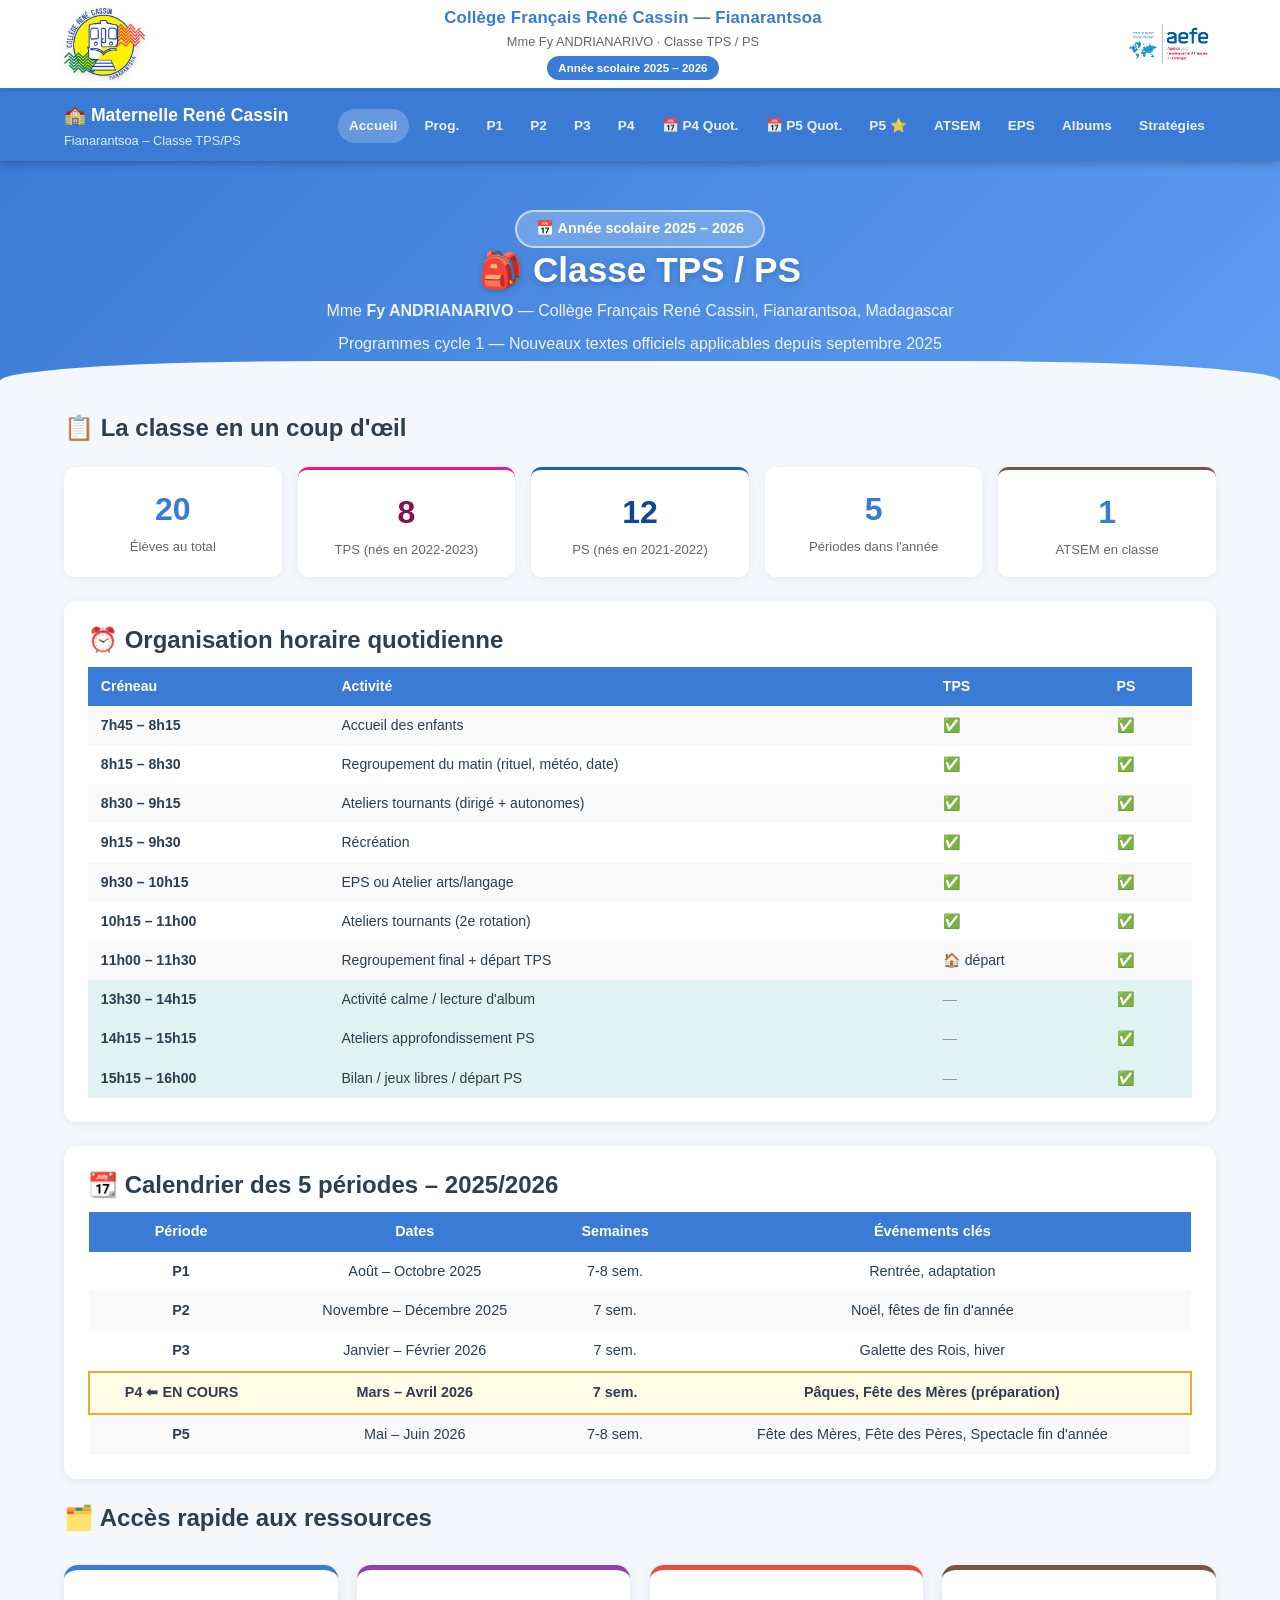
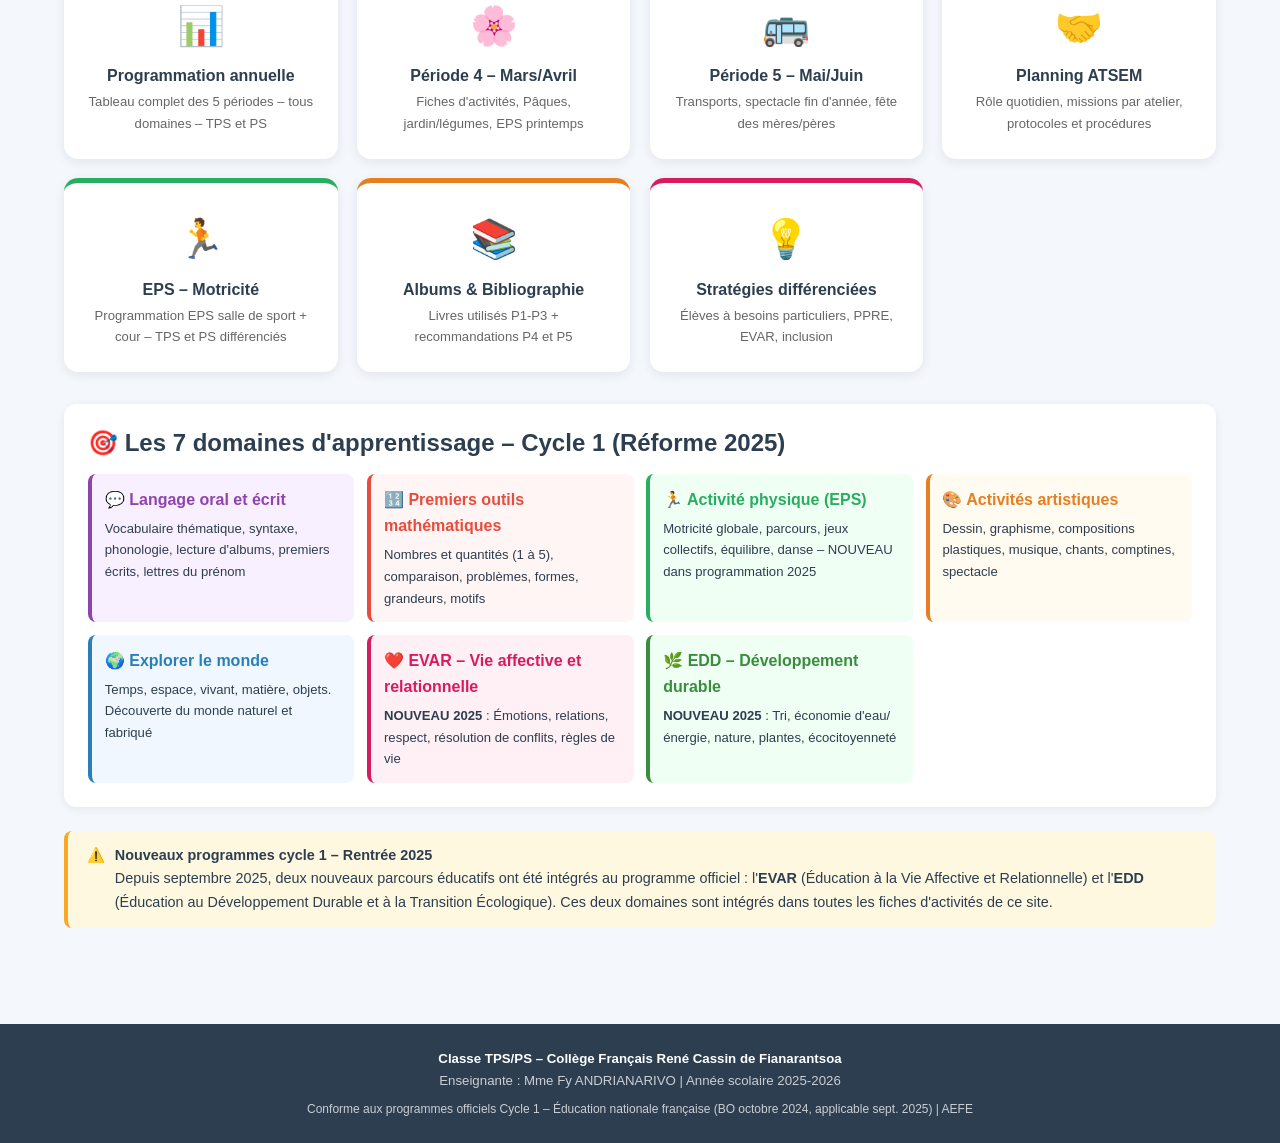
<file: index.html>
<!DOCTYPE html>
<html lang="fr">
<head>
  <meta charset="UTF-8">
  <meta name="viewport" content="width=device-width, initial-scale=1.0">
  <title>Classe TPS/PS – Mme Fy ANDRIANARIVO | René Cassin Fianarantsoa</title>
  <link rel="stylesheet" href="css/style.css">
  <link rel="stylesheet" href="css/print.css">
</head>
<body>
<!-- ===== BANNIÈRE LOGOS ===== -->
<div class="logo-banner">
  <div class="logo-banner-inner">
    <div class="logo-ecole">
      <a href="index.html"><img src="assets/logo-rene-cassin.png" alt="Collège René Cassin Fianarantsoa"></a>
    </div>
    <div class="logo-banner-center">
      <div class="titre-ecole">Collège Français René Cassin — Fianarantsoa</div>
      <div class="sous-titre">Mme Fy ANDRIANARIVO · Classe TPS / PS</div>
      <span class="annee-badge">Année scolaire 2025 – 2026</span>
    </div>
    <div class="logo-aefe">
      <img src="assets/logo-aefe.png" alt="AEFE — Établissement Conventionné">
    </div>
  </div>
</div>

<!-- ===== NAVIGATION ===== -->
<nav class="navbar">
  <div class="navbar-inner">
    <a href="index.html" class="navbar-brand">
      🏫 Maternelle René Cassin
      <span>Fianarantsoa – Classe TPS/PS</span>
    </a>
        <div class="nav-links">
      <a href="index.html" class="active">Accueil</a>
      <a href="programmation.html">Prog.</a>
      <a href="periode1.html">P1</a>
      <a href="periode2.html">P2</a>
      <a href="periode3.html">P3</a>
      <a href="periode4.html">P4</a>
      <a href="fiches-quotidiennes-p4.html">📅 P4 Quot.</a>
      <a href="fiches-quotidiennes-p5.html">📅 P5 Quot.</a>
      <a href="periode5.html">P5 ⭐</a>
      <a href="atsem.html">ATSEM</a>
      <a href="eps.html">EPS</a>
      <a href="albums.html">Albums</a>
      <a href="strategies.html">Stratégies</a>
    </div>
  </div>
</nav>

<!-- ===== HEADER ===== -->
<header class="page-header">
  <div class="period-badge">📅 Année scolaire 2025 – 2026</div>
  <h1>🎒 Classe TPS / PS</h1>
  <p>Mme <strong>Fy ANDRIANARIVO</strong> — Collège Français René Cassin, Fianarantsoa, Madagascar</p>
  <p>Programmes cycle 1 — Nouveaux textes officiels applicables depuis septembre 2025</p>
</header>

<main class="container">

  <!-- Infos classe -->
  <section>
    <h2>📋 La classe en un coup d'œil</h2>
    <div class="classe-infos">
      <div class="classe-info-box">
        <div class="num">20</div>
        <div class="label">Élèves au total</div>
      </div>
      <div class="classe-info-box" style="border-top:3px solid #E91E8C;">
        <div class="num" style="color:#880E4F;">8</div>
        <div class="label">TPS (nés en 2022-2023)</div>
      </div>
      <div class="classe-info-box" style="border-top:3px solid #1565C0;">
        <div class="num" style="color:#0D47A1;">12</div>
        <div class="label">PS (nés en 2021-2022)</div>
      </div>
      <div class="classe-info-box">
        <div class="num">5</div>
        <div class="label">Périodes dans l'année</div>
      </div>
      <div class="classe-info-box" style="border-top:3px solid #795548;">
        <div class="num">1</div>
        <div class="label">ATSEM en classe</div>
      </div>
    </div>
  </section>

  <!-- Horaires -->
  <section class="card" style="margin-top:1.5rem;">
    <h2>⏰ Organisation horaire quotidienne</h2>
    <div style="overflow-x:auto;">
      <table style="width:100%; border-collapse:collapse; font-size:0.88rem;">
        <thead>
          <tr style="background:#3A7BD5; color:#fff;">
            <th style="padding:0.5rem 0.8rem; text-align:left;">Créneau</th>
            <th style="padding:0.5rem 0.8rem; text-align:left;">Activité</th>
            <th style="padding:0.5rem 0.8rem; text-align:left;">TPS</th>
            <th style="padding:0.5rem 0.8rem; text-align:left;">PS</th>
          </tr>
        </thead>
        <tbody>
          <tr style="background:#f9f9f9;">
            <td style="padding:0.5rem 0.8rem; font-weight:700;">7h45 – 8h15</td>
            <td style="padding:0.5rem 0.8rem;">Accueil des enfants</td>
            <td style="padding:0.5rem 0.8rem;">✅</td>
            <td style="padding:0.5rem 0.8rem;">✅</td>
          </tr>
          <tr>
            <td style="padding:0.5rem 0.8rem; font-weight:700;">8h15 – 8h30</td>
            <td style="padding:0.5rem 0.8rem;">Regroupement du matin (rituel, météo, date)</td>
            <td style="padding:0.5rem 0.8rem;">✅</td>
            <td style="padding:0.5rem 0.8rem;">✅</td>
          </tr>
          <tr style="background:#f9f9f9;">
            <td style="padding:0.5rem 0.8rem; font-weight:700;">8h30 – 9h15</td>
            <td style="padding:0.5rem 0.8rem;">Ateliers tournants (dirigé + autonomes)</td>
            <td style="padding:0.5rem 0.8rem;">✅</td>
            <td style="padding:0.5rem 0.8rem;">✅</td>
          </tr>
          <tr>
            <td style="padding:0.5rem 0.8rem; font-weight:700;">9h15 – 9h30</td>
            <td style="padding:0.5rem 0.8rem;">Récréation</td>
            <td style="padding:0.5rem 0.8rem;">✅</td>
            <td style="padding:0.5rem 0.8rem;">✅</td>
          </tr>
          <tr style="background:#f9f9f9;">
            <td style="padding:0.5rem 0.8rem; font-weight:700;">9h30 – 10h15</td>
            <td style="padding:0.5rem 0.8rem;">EPS ou Atelier arts/langage</td>
            <td style="padding:0.5rem 0.8rem;">✅</td>
            <td style="padding:0.5rem 0.8rem;">✅</td>
          </tr>
          <tr>
            <td style="padding:0.5rem 0.8rem; font-weight:700;">10h15 – 11h00</td>
            <td style="padding:0.5rem 0.8rem;">Ateliers tournants (2e rotation)</td>
            <td style="padding:0.5rem 0.8rem;">✅</td>
            <td style="padding:0.5rem 0.8rem;">✅</td>
          </tr>
          <tr style="background:#f9f9f9;">
            <td style="padding:0.5rem 0.8rem; font-weight:700;">11h00 – 11h30</td>
            <td style="padding:0.5rem 0.8rem;">Regroupement final + départ TPS</td>
            <td style="padding:0.5rem 0.8rem;">🏠 départ</td>
            <td style="padding:0.5rem 0.8rem;">✅</td>
          </tr>
          <tr style="background:#E0F2F1;">
            <td style="padding:0.5rem 0.8rem; font-weight:700;">13h30 – 14h15</td>
            <td style="padding:0.5rem 0.8rem;">Activité calme / lecture d'album</td>
            <td style="padding:0.5rem 0.8rem; color:#999;">—</td>
            <td style="padding:0.5rem 0.8rem;">✅</td>
          </tr>
          <tr style="background:#E0F2F1;">
            <td style="padding:0.5rem 0.8rem; font-weight:700;">14h15 – 15h15</td>
            <td style="padding:0.5rem 0.8rem;">Ateliers approfondissement PS</td>
            <td style="padding:0.5rem 0.8rem; color:#999;">—</td>
            <td style="padding:0.5rem 0.8rem;">✅</td>
          </tr>
          <tr style="background:#E0F2F1;">
            <td style="padding:0.5rem 0.8rem; font-weight:700;">15h15 – 16h00</td>
            <td style="padding:0.5rem 0.8rem;">Bilan / jeux libres / départ PS</td>
            <td style="padding:0.5rem 0.8rem; color:#999;">—</td>
            <td style="padding:0.5rem 0.8rem;">✅</td>
          </tr>
        </tbody>
      </table>
    </div>
  </section>

  <!-- Calendrier des 5 périodes -->
  <section class="card">
    <h2>📆 Calendrier des 5 périodes – 2025/2026</h2>
    <div style="overflow-x:auto;">
      <table style="width:100%; border-collapse:collapse; font-size:0.9rem; text-align:center;">
        <thead>
          <tr style="background:#3A7BD5; color:#fff;">
            <th style="padding:0.5rem;">Période</th>
            <th style="padding:0.5rem;">Dates</th>
            <th style="padding:0.5rem;">Semaines</th>
            <th style="padding:0.5rem;">Événements clés</th>
          </tr>
        </thead>
        <tbody>
          <tr>
            <td style="padding:0.5rem; font-weight:700;">P1</td>
            <td style="padding:0.5rem;">Août – Octobre 2025</td>
            <td style="padding:0.5rem;">7-8 sem.</td>
            <td style="padding:0.5rem;">Rentrée, adaptation</td>
          </tr>
          <tr style="background:#f9f9f9;">
            <td style="padding:0.5rem; font-weight:700;">P2</td>
            <td style="padding:0.5rem;">Novembre – Décembre 2025</td>
            <td style="padding:0.5rem;">7 sem.</td>
            <td style="padding:0.5rem;">Noël, fêtes de fin d'année</td>
          </tr>
          <tr>
            <td style="padding:0.5rem; font-weight:700;">P3</td>
            <td style="padding:0.5rem;">Janvier – Février 2026</td>
            <td style="padding:0.5rem;">7 sem.</td>
            <td style="padding:0.5rem;">Galette des Rois, hiver</td>
          </tr>
          <tr style="background:#FFFDE7; font-weight:700; border:2px solid #F9A825;">
            <td style="padding:0.5rem;">P4 ⬅ EN COURS</td>
            <td style="padding:0.5rem;">Mars – Avril 2026</td>
            <td style="padding:0.5rem;">7 sem.</td>
            <td style="padding:0.5rem;">Pâques, Fête des Mères (préparation)</td>
          </tr>
          <tr style="background:#f9f9f9;">
            <td style="padding:0.5rem; font-weight:700;">P5</td>
            <td style="padding:0.5rem;">Mai – Juin 2026</td>
            <td style="padding:0.5rem;">7-8 sem.</td>
            <td style="padding:0.5rem;">Fête des Mères, Fête des Pères, Spectacle fin d'année</td>
          </tr>
        </tbody>
      </table>
    </div>
  </section>

  <!-- Navigation sections -->
  <section>
    <h2>🗂️ Accès rapide aux ressources</h2>
    <div class="home-grid">
      <a href="programmation.html" class="home-card">
        <div class="icon">📊</div>
        <h3>Programmation annuelle</h3>
        <p>Tableau complet des 5 périodes – tous domaines – TPS et PS</p>
      </a>
      <a href="periode4.html" class="home-card langage">
        <div class="icon">🌸</div>
        <h3>Période 4 – Mars/Avril</h3>
        <p>Fiches d'activités, Pâques, jardin/légumes, EPS printemps</p>
      </a>
      <a href="periode5.html" class="home-card maths">
        <div class="icon">🚌</div>
        <h3>Période 5 – Mai/Juin</h3>
        <p>Transports, spectacle fin d'année, fête des mères/pères</p>
      </a>
      <a href="atsem.html" class="home-card atsem">
        <div class="icon">🤝</div>
        <h3>Planning ATSEM</h3>
        <p>Rôle quotidien, missions par atelier, protocoles et procédures</p>
      </a>
      <a href="eps.html" class="home-card eps">
        <div class="icon">🏃</div>
        <h3>EPS – Motricité</h3>
        <p>Programmation EPS salle de sport + cour – TPS et PS différenciés</p>
      </a>
      <a href="albums.html" class="home-card arts">
        <div class="icon">📚</div>
        <h3>Albums & Bibliographie</h3>
        <p>Livres utilisés P1-P3 + recommandations P4 et P5</p>
      </a>
      <a href="strategies.html" class="home-card evar">
        <div class="icon">💡</div>
        <h3>Stratégies différenciées</h3>
        <p>Élèves à besoins particuliers, PPRE, EVAR, inclusion</p>
      </a>
    </div>
  </section>

  <!-- Domaines d'apprentissage -->
  <section class="card">
    <h2>🎯 Les 7 domaines d'apprentissage – Cycle 1 (Réforme 2025)</h2>
    <div style="display:grid; grid-template-columns:repeat(auto-fill,minmax(260px,1fr)); gap:0.8rem; margin-top:1rem;">
      <div style="border-left:4px solid #8E44AD; background:#F9F0FF; padding:0.8rem; border-radius:8px;">
        <strong style="color:#8E44AD;">💬 Langage oral et écrit</strong>
        <p style="font-size:0.82rem; margin-top:0.3rem;">Vocabulaire thématique, syntaxe, phonologie, lecture d'albums, premiers écrits, lettres du prénom</p>
      </div>
      <div style="border-left:4px solid #E74C3C; background:#FFF5F5; padding:0.8rem; border-radius:8px;">
        <strong style="color:#E74C3C;">🔢 Premiers outils mathématiques</strong>
        <p style="font-size:0.82rem; margin-top:0.3rem;">Nombres et quantités (1 à 5), comparaison, problèmes, formes, grandeurs, motifs</p>
      </div>
      <div style="border-left:4px solid #27AE60; background:#F0FFF4; padding:0.8rem; border-radius:8px;">
        <strong style="color:#27AE60;">🏃 Activité physique (EPS)</strong>
        <p style="font-size:0.82rem; margin-top:0.3rem;">Motricité globale, parcours, jeux collectifs, équilibre, danse – NOUVEAU dans programmation 2025</p>
      </div>
      <div style="border-left:4px solid #E67E22; background:#FFFBF0; padding:0.8rem; border-radius:8px;">
        <strong style="color:#E67E22;">🎨 Activités artistiques</strong>
        <p style="font-size:0.82rem; margin-top:0.3rem;">Dessin, graphisme, compositions plastiques, musique, chants, comptines, spectacle</p>
      </div>
      <div style="border-left:4px solid #2980B9; background:#F0F7FF; padding:0.8rem; border-radius:8px;">
        <strong style="color:#2980B9;">🌍 Explorer le monde</strong>
        <p style="font-size:0.82rem; margin-top:0.3rem;">Temps, espace, vivant, matière, objets. Découverte du monde naturel et fabriqué</p>
      </div>
      <div style="border-left:4px solid #D81B60; background:#FFF0F5; padding:0.8rem; border-radius:8px;">
        <strong style="color:#D81B60;">❤️ EVAR – Vie affective et relationnelle</strong>
        <p style="font-size:0.82rem; margin-top:0.3rem;"><strong>NOUVEAU 2025</strong> : Émotions, relations, respect, résolution de conflits, règles de vie</p>
      </div>
      <div style="border-left:4px solid #388E3C; background:#F0FFF4; padding:0.8rem; border-radius:8px;">
        <strong style="color:#388E3C;">🌿 EDD – Développement durable</strong>
        <p style="font-size:0.82rem; margin-top:0.3rem;"><strong>NOUVEAU 2025</strong> : Tri, économie d'eau/énergie, nature, plantes, écocitoyenneté</p>
      </div>
    </div>
  </section>

  <!-- Note importante -->
  <div class="alert alert-warning">
    <span>⚠️</span>
    <div>
      <strong>Nouveaux programmes cycle 1 – Rentrée 2025</strong><br>
      Depuis septembre 2025, deux nouveaux parcours éducatifs ont été intégrés au programme officiel : l'<strong>EVAR</strong> (Éducation à la Vie Affective et Relationnelle) et l'<strong>EDD</strong> (Éducation au Développement Durable et à la Transition Écologique). Ces deux domaines sont intégrés dans toutes les fiches d'activités de ce site.
    </div>
  </div>

</main>

<!-- ===== PIED DE PAGE ===== -->
<footer>
  <p><strong>Classe TPS/PS – Collège Français René Cassin de Fianarantsoa</strong></p>
  <p>Enseignante : Mme Fy ANDRIANARIVO | Année scolaire 2025-2026</p>
  <p style="margin-top:0.5rem; font-size:0.75rem;">Conforme aux programmes officiels Cycle 1 – Éducation nationale française (BO octobre 2024, applicable sept. 2025) | AEFE</p>
</footer>

</body>
</html>
</file>
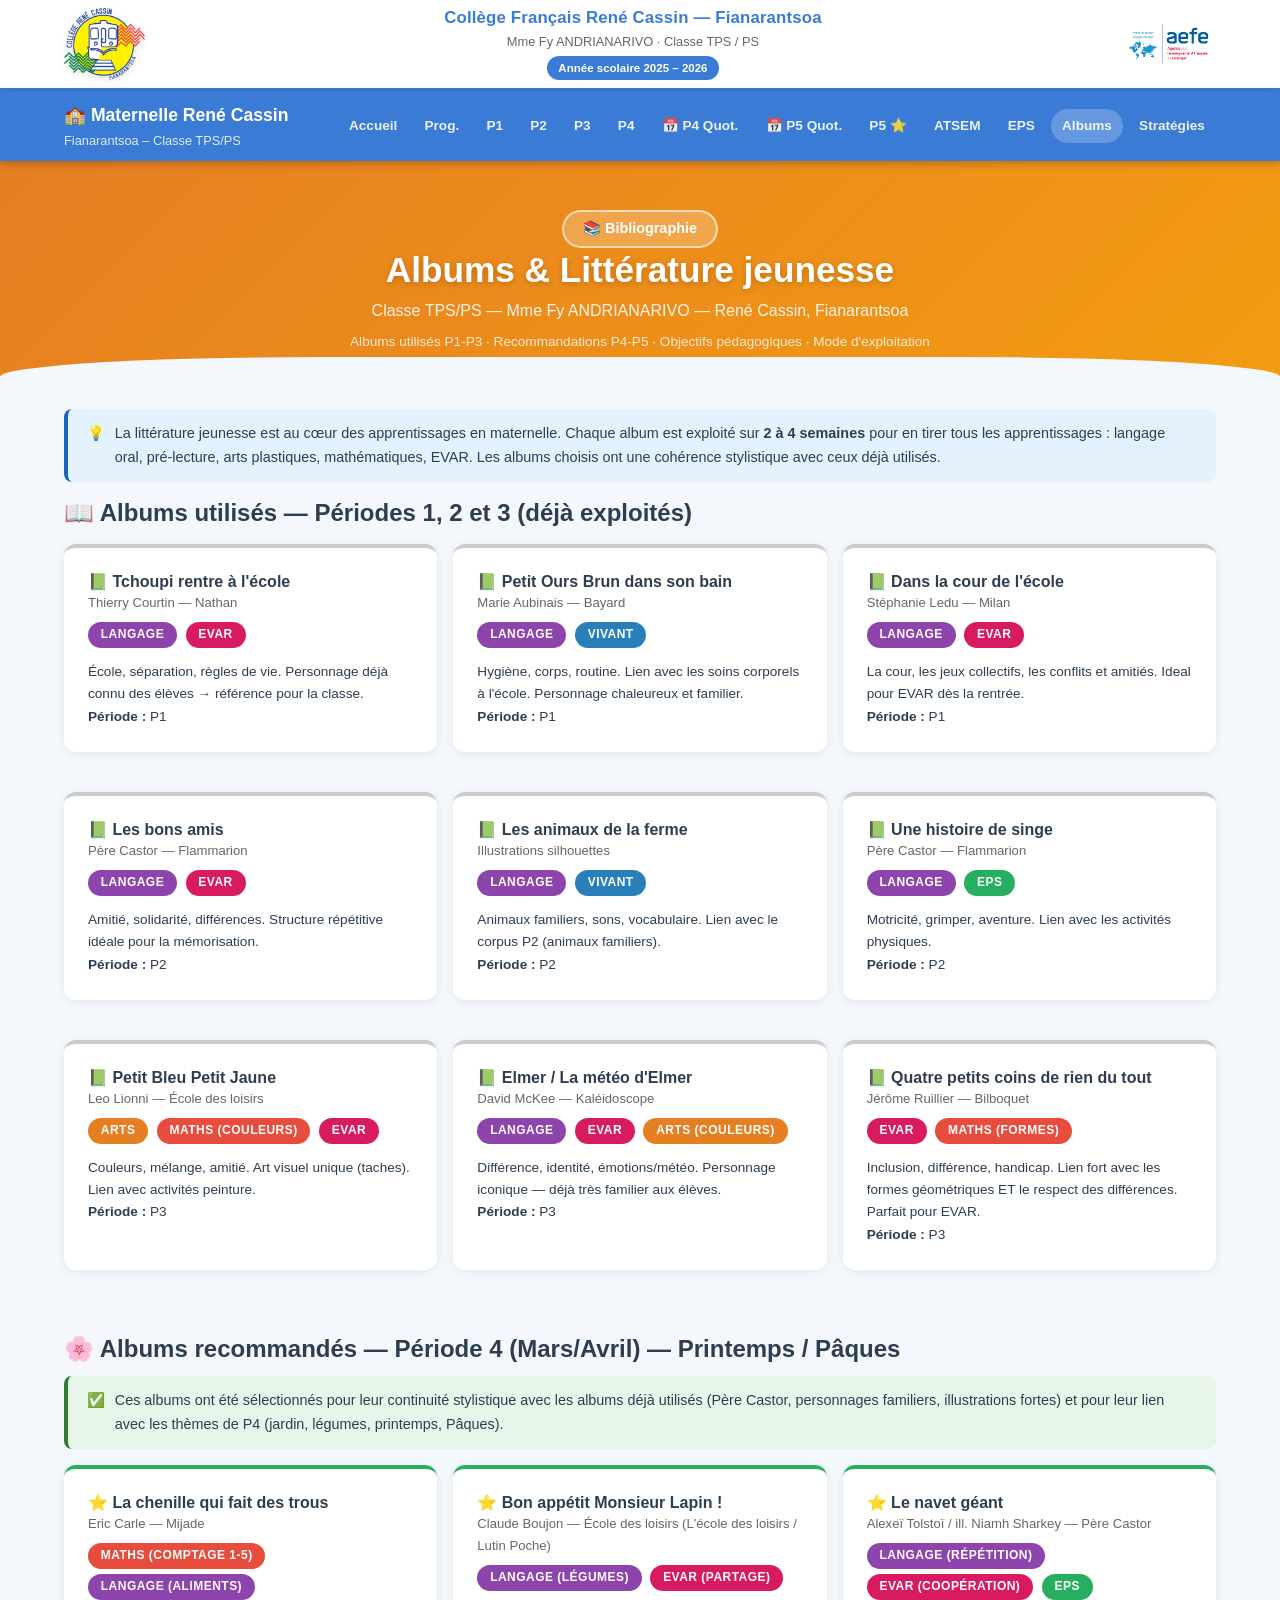
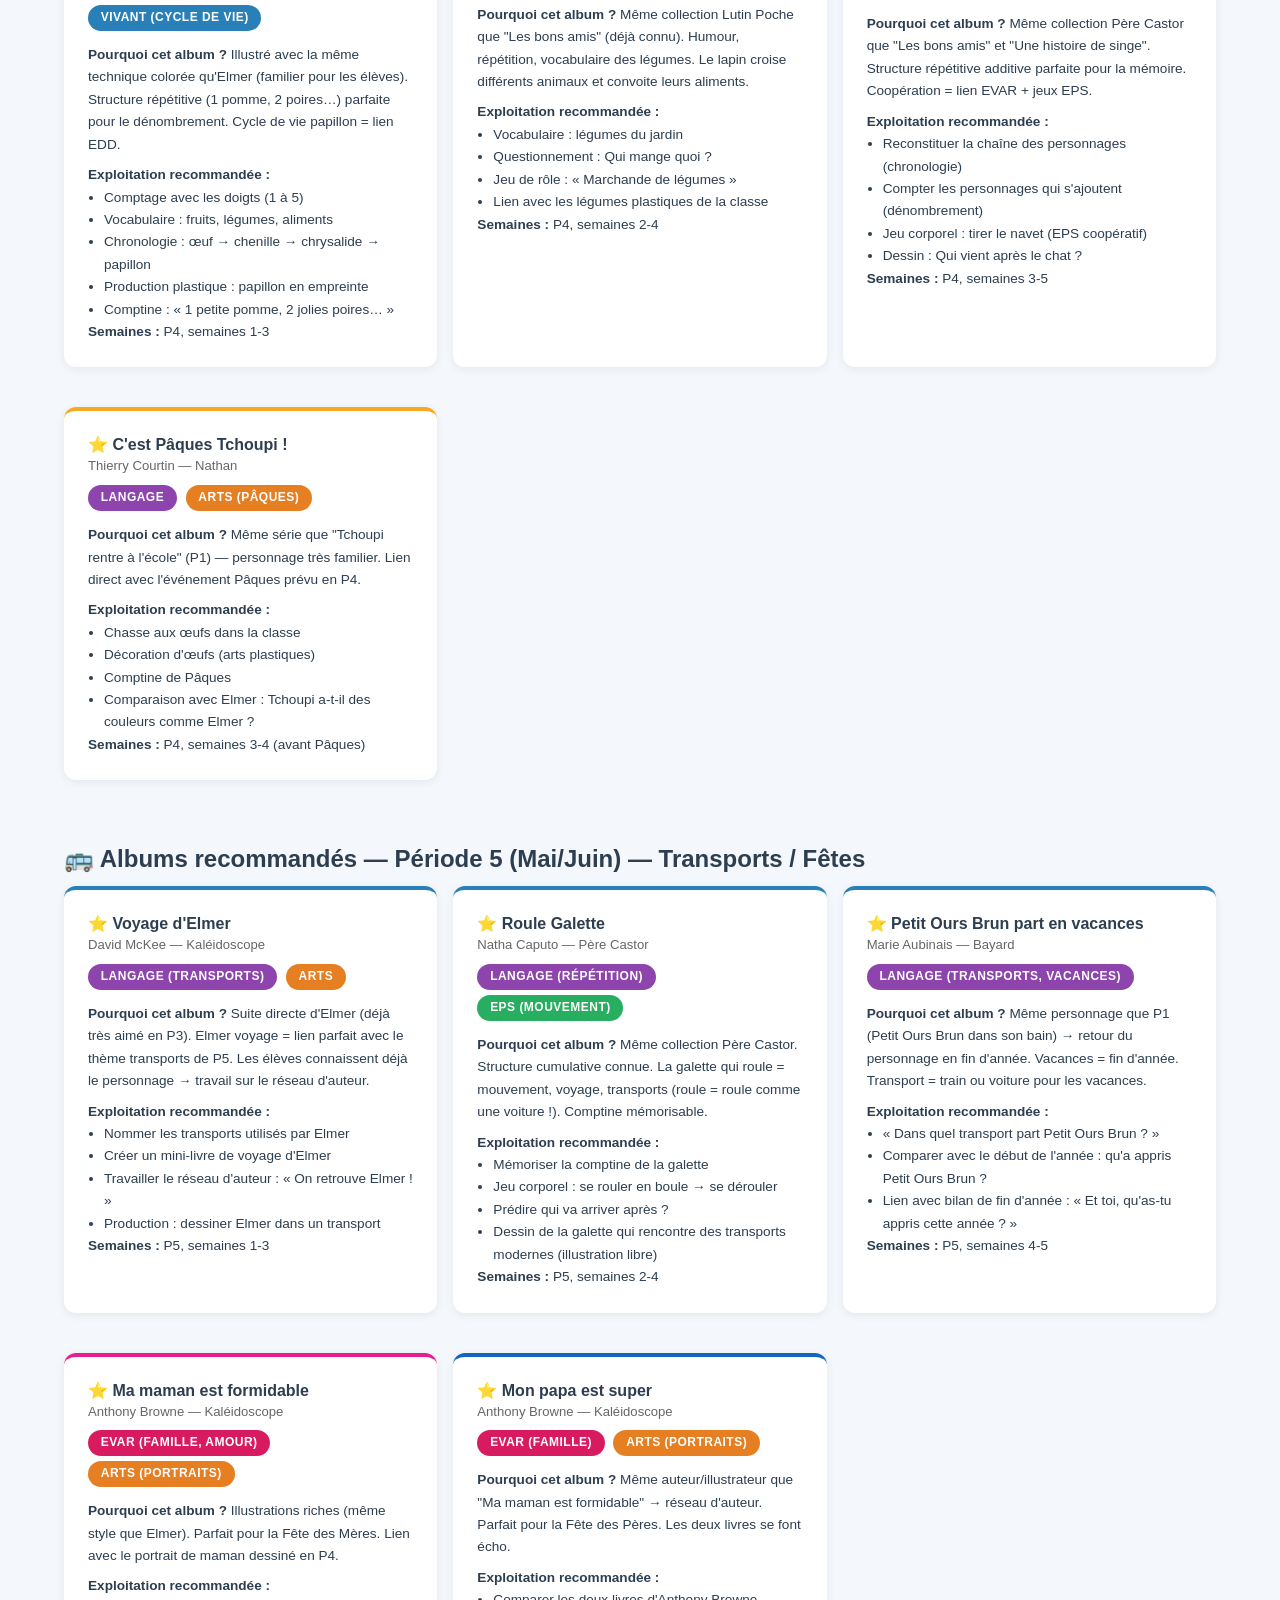
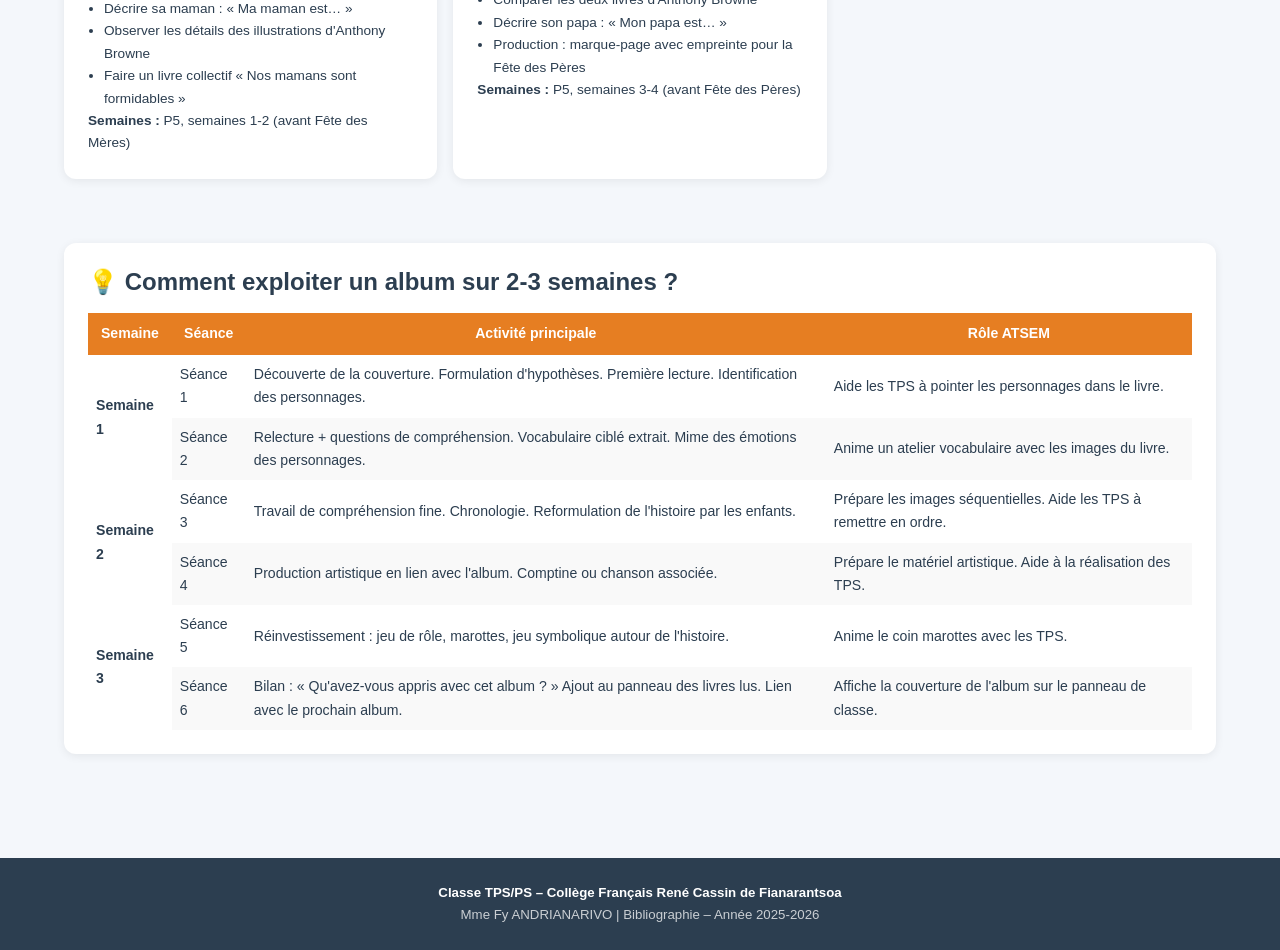
<file: albums.html>
<!DOCTYPE html>
<html lang="fr">
<head>
  <meta charset="UTF-8">
  <meta name="viewport" content="width=device-width, initial-scale=1.0">
  <title>Albums & Bibliographie — Classe TPS/PS | René Cassin</title>
  <link rel="stylesheet" href="css/style.css">
  <link rel="stylesheet" href="css/print.css">
</head>
<body>
<!-- ===== BANNIÈRE LOGOS ===== -->
<div class="logo-banner">
  <div class="logo-banner-inner">
    <div class="logo-ecole">
      <a href="index.html"><img src="assets/logo-rene-cassin.png" alt="Collège René Cassin Fianarantsoa"></a>
    </div>
    <div class="logo-banner-center">
      <div class="titre-ecole">Collège Français René Cassin — Fianarantsoa</div>
      <div class="sous-titre">Mme Fy ANDRIANARIVO · Classe TPS / PS</div>
      <span class="annee-badge">Année scolaire 2025 – 2026</span>
    </div>
    <div class="logo-aefe">
      <img src="assets/logo-aefe.png" alt="AEFE — Établissement Conventionné">
    </div>
  </div>
</div>

<nav class="navbar">
  <div class="navbar-inner">
    <a href="index.html" class="navbar-brand">🏫 Maternelle René Cassin <span>Fianarantsoa – Classe TPS/PS</span></a>
        <div class="nav-links">
      <a href="index.html">Accueil</a>
      <a href="programmation.html">Prog.</a>
      <a href="periode1.html">P1</a>
      <a href="periode2.html">P2</a>
      <a href="periode3.html">P3</a>
      <a href="periode4.html">P4</a>
      <a href="fiches-quotidiennes-p4.html">📅 P4 Quot.</a>
      <a href="fiches-quotidiennes-p5.html">📅 P5 Quot.</a>
      <a href="periode5.html">P5 ⭐</a>
      <a href="atsem.html">ATSEM</a>
      <a href="eps.html">EPS</a>
      <a href="albums.html" class="active">Albums</a>
      <a href="strategies.html">Stratégies</a>
    </div>
  </div>
</nav>

<header class="page-header" style="background:linear-gradient(135deg,#E67E22,#F39C12);">
  <div class="period-badge">📚 Bibliographie</div>
  <h1>Albums & Littérature jeunesse</h1>
  <p>Classe TPS/PS — Mme Fy ANDRIANARIVO — René Cassin, Fianarantsoa</p>
  <p style="font-size:0.85rem; opacity:.8;">Albums utilisés P1-P3 · Recommandations P4-P5 · Objectifs pédagogiques · Mode d'exploitation</p>
</header>

<main class="container">

  <div class="alert alert-info no-print">
    <span>💡</span>
    <div>La littérature jeunesse est au cœur des apprentissages en maternelle. Chaque album est exploité sur <strong>2 à 4 semaines</strong> pour en tirer tous les apprentissages : langage oral, pré-lecture, arts plastiques, mathématiques, EVAR. Les albums choisis ont une cohérence stylistique avec ceux déjà utilisés.</div>
  </div>

  <!-- ALBUMS P1-P3 -->
  <section>
    <h2>📖 Albums utilisés — Périodes 1, 2 et 3 (déjà exploités)</h2>
    <div style="display:grid; grid-template-columns:repeat(auto-fill,minmax(300px,1fr)); gap:1rem; margin-top:1rem;">

      <div class="card" style="border-top:4px solid #ccc;">
        <h4>📗 Tchoupi rentre à l'école</h4>
        <p style="font-size:0.82rem; color:#666;">Thierry Courtin — Nathan</p>
        <div style="margin-top:0.5rem; font-size:0.85rem;">
          <span class="badge badge-langage">Langage</span>
          <span class="badge badge-evar">EVAR</span>
          <p style="margin-top:0.5rem;">École, séparation, règles de vie. Personnage déjà connu des élèves → référence pour la classe.</p>
          <p><strong>Période :</strong> P1</p>
        </div>
      </div>

      <div class="card" style="border-top:4px solid #ccc;">
        <h4>📗 Petit Ours Brun dans son bain</h4>
        <p style="font-size:0.82rem; color:#666;">Marie Aubinais — Bayard</p>
        <div style="margin-top:0.5rem; font-size:0.85rem;">
          <span class="badge badge-langage">Langage</span>
          <span class="badge badge-explorer">Vivant</span>
          <p style="margin-top:0.5rem;">Hygiène, corps, routine. Lien avec les soins corporels à l'école. Personnage chaleureux et familier.</p>
          <p><strong>Période :</strong> P1</p>
        </div>
      </div>

      <div class="card" style="border-top:4px solid #ccc;">
        <h4>📗 Dans la cour de l'école</h4>
        <p style="font-size:0.82rem; color:#666;">Stéphanie Ledu — Milan</p>
        <div style="margin-top:0.5rem; font-size:0.85rem;">
          <span class="badge badge-langage">Langage</span>
          <span class="badge badge-evar">EVAR</span>
          <p style="margin-top:0.5rem;">La cour, les jeux collectifs, les conflits et amitiés. Ideal pour EVAR dès la rentrée.</p>
          <p><strong>Période :</strong> P1</p>
        </div>
      </div>

      <div class="card" style="border-top:4px solid #ccc;">
        <h4>📗 Les bons amis</h4>
        <p style="font-size:0.82rem; color:#666;">Père Castor — Flammarion</p>
        <div style="margin-top:0.5rem; font-size:0.85rem;">
          <span class="badge badge-langage">Langage</span>
          <span class="badge badge-evar">EVAR</span>
          <p style="margin-top:0.5rem;">Amitié, solidarité, différences. Structure répétitive idéale pour la mémorisation.</p>
          <p><strong>Période :</strong> P2</p>
        </div>
      </div>

      <div class="card" style="border-top:4px solid #ccc;">
        <h4>📗 Les animaux de la ferme</h4>
        <p style="font-size:0.82rem; color:#666;">Illustrations silhouettes</p>
        <div style="margin-top:0.5rem; font-size:0.85rem;">
          <span class="badge badge-langage">Langage</span>
          <span class="badge badge-explorer">Vivant</span>
          <p style="margin-top:0.5rem;">Animaux familiers, sons, vocabulaire. Lien avec le corpus P2 (animaux familiers).</p>
          <p><strong>Période :</strong> P2</p>
        </div>
      </div>

      <div class="card" style="border-top:4px solid #ccc;">
        <h4>📗 Une histoire de singe</h4>
        <p style="font-size:0.82rem; color:#666;">Père Castor — Flammarion</p>
        <div style="margin-top:0.5rem; font-size:0.85rem;">
          <span class="badge badge-langage">Langage</span>
          <span class="badge badge-eps">EPS</span>
          <p style="margin-top:0.5rem;">Motricité, grimper, aventure. Lien avec les activités physiques.</p>
          <p><strong>Période :</strong> P2</p>
        </div>
      </div>

      <div class="card" style="border-top:4px solid #ccc;">
        <h4>📗 Petit Bleu Petit Jaune</h4>
        <p style="font-size:0.82rem; color:#666;">Leo Lionni — École des loisirs</p>
        <div style="margin-top:0.5rem; font-size:0.85rem;">
          <span class="badge badge-arts">Arts</span>
          <span class="badge badge-maths">Maths (couleurs)</span>
          <span class="badge badge-evar">EVAR</span>
          <p style="margin-top:0.5rem;">Couleurs, mélange, amitié. Art visuel unique (taches). Lien avec activités peinture.</p>
          <p><strong>Période :</strong> P3</p>
        </div>
      </div>

      <div class="card" style="border-top:4px solid #ccc;">
        <h4>📗 Elmer / La météo d'Elmer</h4>
        <p style="font-size:0.82rem; color:#666;">David McKee — Kaléidoscope</p>
        <div style="margin-top:0.5rem; font-size:0.85rem;">
          <span class="badge badge-langage">Langage</span>
          <span class="badge badge-evar">EVAR</span>
          <span class="badge badge-arts">Arts (couleurs)</span>
          <p style="margin-top:0.5rem;">Différence, identité, émotions/météo. Personnage iconique — déjà très familier aux élèves.</p>
          <p><strong>Période :</strong> P3</p>
        </div>
      </div>

      <div class="card" style="border-top:4px solid #ccc;">
        <h4>📗 Quatre petits coins de rien du tout</h4>
        <p style="font-size:0.82rem; color:#666;">Jérôme Ruillier — Bilboquet</p>
        <div style="margin-top:0.5rem; font-size:0.85rem;">
          <span class="badge badge-evar">EVAR</span>
          <span class="badge badge-maths">Maths (formes)</span>
          <p style="margin-top:0.5rem;">Inclusion, différence, handicap. Lien fort avec les formes géométriques ET le respect des différences. Parfait pour EVAR.</p>
          <p><strong>Période :</strong> P3</p>
        </div>
      </div>

    </div>
  </section>

  <!-- ALBUMS P4 -->
  <section style="margin-top:2.5rem;">
    <h2>🌸 Albums recommandés — Période 4 (Mars/Avril) — Printemps / Pâques</h2>
    <div class="alert alert-success" style="margin-bottom:1rem;">
      <span>✅</span>
      <div>Ces albums ont été sélectionnés pour leur continuité stylistique avec les albums déjà utilisés (Père Castor, personnages familiers, illustrations fortes) et pour leur lien avec les thèmes de P4 (jardin, légumes, printemps, Pâques).</div>
    </div>

    <div style="display:grid; grid-template-columns:repeat(auto-fill,minmax(300px,1fr)); gap:1rem;">

      <div class="card" style="border-top:4px solid #27AE60;">
        <h4>⭐ La chenille qui fait des trous</h4>
        <p style="font-size:0.82rem; color:#666;">Eric Carle — Mijade</p>
        <div style="margin-top:0.5rem; font-size:0.85rem;">
          <span class="badge badge-maths">Maths (comptage 1-5)</span>
          <span class="badge badge-langage">Langage (aliments)</span>
          <span class="badge badge-explorer">Vivant (cycle de vie)</span>
          <p style="margin-top:0.5rem;"><strong>Pourquoi cet album ?</strong> Illustré avec la même technique colorée qu'Elmer (familier pour les élèves). Structure répétitive (1 pomme, 2 poires…) parfaite pour le dénombrement. Cycle de vie papillon = lien EDD.</p>
          <p style="margin-top:0.5rem;"><strong>Exploitation recommandée :</strong></p>
          <ul style="padding-left:1rem;">
            <li>Comptage avec les doigts (1 à 5)</li>
            <li>Vocabulaire : fruits, légumes, aliments</li>
            <li>Chronologie : œuf → chenille → chrysalide → papillon</li>
            <li>Production plastique : papillon en empreinte</li>
            <li>Comptine : « 1 petite pomme, 2 jolies poires… »</li>
          </ul>
          <p><strong>Semaines :</strong> P4, semaines 1-3</p>
        </div>
      </div>

      <div class="card" style="border-top:4px solid #27AE60;">
        <h4>⭐ Bon appétit Monsieur Lapin !</h4>
        <p style="font-size:0.82rem; color:#666;">Claude Boujon — École des loisirs (L'école des loisirs / Lutin Poche)</p>
        <div style="margin-top:0.5rem; font-size:0.85rem;">
          <span class="badge badge-langage">Langage (légumes)</span>
          <span class="badge badge-evar">EVAR (partage)</span>
          <p style="margin-top:0.5rem;"><strong>Pourquoi cet album ?</strong> Même collection Lutin Poche que "Les bons amis" (déjà connu). Humour, répétition, vocabulaire des légumes. Le lapin croise différents animaux et convoite leurs aliments.</p>
          <p style="margin-top:0.5rem;"><strong>Exploitation recommandée :</strong></p>
          <ul style="padding-left:1rem;">
            <li>Vocabulaire : légumes du jardin</li>
            <li>Questionnement : Qui mange quoi ?</li>
            <li>Jeu de rôle : « Marchande de légumes »</li>
            <li>Lien avec les légumes plastiques de la classe</li>
          </ul>
          <p><strong>Semaines :</strong> P4, semaines 2-4</p>
        </div>
      </div>

      <div class="card" style="border-top:4px solid #27AE60;">
        <h4>⭐ Le navet géant</h4>
        <p style="font-size:0.82rem; color:#666;">Alexeï Tolstoï / ill. Niamh Sharkey — Père Castor</p>
        <div style="margin-top:0.5rem; font-size:0.85rem;">
          <span class="badge badge-langage">Langage (répétition)</span>
          <span class="badge badge-evar">EVAR (coopération)</span>
          <span class="badge badge-eps">EPS</span>
          <p style="margin-top:0.5rem;"><strong>Pourquoi cet album ?</strong> Même collection Père Castor que "Les bons amis" et "Une histoire de singe". Structure répétitive additive parfaite pour la mémoire. Coopération = lien EVAR + jeux EPS.</p>
          <p style="margin-top:0.5rem;"><strong>Exploitation recommandée :</strong></p>
          <ul style="padding-left:1rem;">
            <li>Reconstituer la chaîne des personnages (chronologie)</li>
            <li>Compter les personnages qui s'ajoutent (dénombrement)</li>
            <li>Jeu corporel : tirer le navet (EPS coopératif)</li>
            <li>Dessin : Qui vient après le chat ?</li>
          </ul>
          <p><strong>Semaines :</strong> P4, semaines 3-5</p>
        </div>
      </div>

      <div class="card" style="border-top:4px solid #F9A825;">
        <h4>⭐ C'est Pâques Tchoupi !</h4>
        <p style="font-size:0.82rem; color:#666;">Thierry Courtin — Nathan</p>
        <div style="margin-top:0.5rem; font-size:0.85rem;">
          <span class="badge badge-langage">Langage</span>
          <span class="badge badge-arts">Arts (Pâques)</span>
          <p style="margin-top:0.5rem;"><strong>Pourquoi cet album ?</strong> Même série que "Tchoupi rentre à l'école" (P1) — personnage très familier. Lien direct avec l'événement Pâques prévu en P4.</p>
          <p style="margin-top:0.5rem;"><strong>Exploitation recommandée :</strong></p>
          <ul style="padding-left:1rem;">
            <li>Chasse aux œufs dans la classe</li>
            <li>Décoration d'œufs (arts plastiques)</li>
            <li>Comptine de Pâques</li>
            <li>Comparaison avec Elmer : Tchoupi a-t-il des couleurs comme Elmer ?</li>
          </ul>
          <p><strong>Semaines :</strong> P4, semaines 3-4 (avant Pâques)</p>
        </div>
      </div>

    </div>
  </section>

  <!-- ALBUMS P5 -->
  <section style="margin-top:2.5rem;">
    <h2>🚌 Albums recommandés — Période 5 (Mai/Juin) — Transports / Fêtes</h2>

    <div style="display:grid; grid-template-columns:repeat(auto-fill,minmax(300px,1fr)); gap:1rem;">

      <div class="card" style="border-top:4px solid #2980B9;">
        <h4>⭐ Voyage d'Elmer</h4>
        <p style="font-size:0.82rem; color:#666;">David McKee — Kaléidoscope</p>
        <div style="margin-top:0.5rem; font-size:0.85rem;">
          <span class="badge badge-langage">Langage (transports)</span>
          <span class="badge badge-arts">Arts</span>
          <p style="margin-top:0.5rem;"><strong>Pourquoi cet album ?</strong> Suite directe d'Elmer (déjà très aimé en P3). Elmer voyage = lien parfait avec le thème transports de P5. Les élèves connaissent déjà le personnage → travail sur le réseau d'auteur.</p>
          <p style="margin-top:0.5rem;"><strong>Exploitation recommandée :</strong></p>
          <ul style="padding-left:1rem;">
            <li>Nommer les transports utilisés par Elmer</li>
            <li>Créer un mini-livre de voyage d'Elmer</li>
            <li>Travailler le réseau d'auteur : « On retrouve Elmer ! »</li>
            <li>Production : dessiner Elmer dans un transport</li>
          </ul>
          <p><strong>Semaines :</strong> P5, semaines 1-3</p>
        </div>
      </div>

      <div class="card" style="border-top:4px solid #2980B9;">
        <h4>⭐ Roule Galette</h4>
        <p style="font-size:0.82rem; color:#666;">Natha Caputo — Père Castor</p>
        <div style="margin-top:0.5rem; font-size:0.85rem;">
          <span class="badge badge-langage">Langage (répétition)</span>
          <span class="badge badge-eps">EPS (mouvement)</span>
          <p style="margin-top:0.5rem;"><strong>Pourquoi cet album ?</strong> Même collection Père Castor. Structure cumulative connue. La galette qui roule = mouvement, voyage, transports (roule = roule comme une voiture !). Comptine mémorisable.</p>
          <p style="margin-top:0.5rem;"><strong>Exploitation recommandée :</strong></p>
          <ul style="padding-left:1rem;">
            <li>Mémoriser la comptine de la galette</li>
            <li>Jeu corporel : se rouler en boule → se dérouler</li>
            <li>Prédire qui va arriver après ?</li>
            <li>Dessin de la galette qui rencontre des transports modernes (illustration libre)</li>
          </ul>
          <p><strong>Semaines :</strong> P5, semaines 2-4</p>
        </div>
      </div>

      <div class="card" style="border-top:4px solid #2980B9;">
        <h4>⭐ Petit Ours Brun part en vacances</h4>
        <p style="font-size:0.82rem; color:#666;">Marie Aubinais — Bayard</p>
        <div style="margin-top:0.5rem; font-size:0.85rem;">
          <span class="badge badge-langage">Langage (transports, vacances)</span>
          <p style="margin-top:0.5rem;"><strong>Pourquoi cet album ?</strong> Même personnage que P1 (Petit Ours Brun dans son bain) → retour du personnage en fin d'année. Vacances = fin d'année. Transport = train ou voiture pour les vacances.</p>
          <p style="margin-top:0.5rem;"><strong>Exploitation recommandée :</strong></p>
          <ul style="padding-left:1rem;">
            <li>« Dans quel transport part Petit Ours Brun ? »</li>
            <li>Comparer avec le début de l'année : qu'a appris Petit Ours Brun ?</li>
            <li>Lien avec bilan de fin d'année : « Et toi, qu'as-tu appris cette année ? »</li>
          </ul>
          <p><strong>Semaines :</strong> P5, semaines 4-5</p>
        </div>
      </div>

      <div class="card" style="border-top:4px solid #E91E8C;">
        <h4>⭐ Ma maman est formidable</h4>
        <p style="font-size:0.82rem; color:#666;">Anthony Browne — Kaléidoscope</p>
        <div style="margin-top:0.5rem; font-size:0.85rem;">
          <span class="badge badge-evar">EVAR (famille, amour)</span>
          <span class="badge badge-arts">Arts (portraits)</span>
          <p style="margin-top:0.5rem;"><strong>Pourquoi cet album ?</strong> Illustrations riches (même style que Elmer). Parfait pour la Fête des Mères. Lien avec le portrait de maman dessiné en P4.</p>
          <p style="margin-top:0.5rem;"><strong>Exploitation recommandée :</strong></p>
          <ul style="padding-left:1rem;">
            <li>Décrire sa maman : « Ma maman est… »</li>
            <li>Observer les détails des illustrations d'Anthony Browne</li>
            <li>Faire un livre collectif « Nos mamans sont formidables »</li>
          </ul>
          <p><strong>Semaines :</strong> P5, semaines 1-2 (avant Fête des Mères)</p>
        </div>
      </div>

      <div class="card" style="border-top:4px solid #1565C0;">
        <h4>⭐ Mon papa est super</h4>
        <p style="font-size:0.82rem; color:#666;">Anthony Browne — Kaléidoscope</p>
        <div style="margin-top:0.5rem; font-size:0.85rem;">
          <span class="badge badge-evar">EVAR (famille)</span>
          <span class="badge badge-arts">Arts (portraits)</span>
          <p style="margin-top:0.5rem;"><strong>Pourquoi cet album ?</strong> Même auteur/illustrateur que "Ma maman est formidable" → réseau d'auteur. Parfait pour la Fête des Pères. Les deux livres se font écho.</p>
          <p style="margin-top:0.5rem;"><strong>Exploitation recommandée :</strong></p>
          <ul style="padding-left:1rem;">
            <li>Comparer les deux livres d'Anthony Browne</li>
            <li>Décrire son papa : « Mon papa est… »</li>
            <li>Production : marque-page avec empreinte pour la Fête des Pères</li>
          </ul>
          <p><strong>Semaines :</strong> P5, semaines 3-4 (avant Fête des Pères)</p>
        </div>
      </div>

    </div>
  </section>

  <!-- Comment exploiter un album -->
  <section class="card" style="margin-top:2.5rem;">
    <h2>💡 Comment exploiter un album sur 2-3 semaines ?</h2>
    <div style="overflow-x:auto; margin-top:1rem;">
      <table style="width:100%; border-collapse:collapse; font-size:0.88rem;">
        <thead>
          <tr style="background:#E67E22; color:#fff; text-align:center;">
            <th style="padding:0.6rem;">Semaine</th>
            <th style="padding:0.6rem;">Séance</th>
            <th style="padding:0.6rem;">Activité principale</th>
            <th style="padding:0.6rem;">Rôle ATSEM</th>
          </tr>
        </thead>
        <tbody>
          <tr>
            <td style="padding:0.5rem; font-weight:700;" rowspan="2">Semaine 1</td>
            <td style="padding:0.5rem;">Séance 1</td>
            <td style="padding:0.5rem;">Découverte de la couverture. Formulation d'hypothèses. Première lecture. Identification des personnages.</td>
            <td style="padding:0.5rem;">Aide les TPS à pointer les personnages dans le livre.</td>
          </tr>
          <tr style="background:#f9f9f9;">
            <td style="padding:0.5rem;">Séance 2</td>
            <td style="padding:0.5rem;">Relecture + questions de compréhension. Vocabulaire ciblé extrait. Mime des émotions des personnages.</td>
            <td style="padding:0.5rem;">Anime un atelier vocabulaire avec les images du livre.</td>
          </tr>
          <tr>
            <td style="padding:0.5rem; font-weight:700;" rowspan="2">Semaine 2</td>
            <td style="padding:0.5rem;">Séance 3</td>
            <td style="padding:0.5rem;">Travail de compréhension fine. Chronologie. Reformulation de l'histoire par les enfants.</td>
            <td style="padding:0.5rem;">Prépare les images séquentielles. Aide les TPS à remettre en ordre.</td>
          </tr>
          <tr style="background:#f9f9f9;">
            <td style="padding:0.5rem;">Séance 4</td>
            <td style="padding:0.5rem;">Production artistique en lien avec l'album. Comptine ou chanson associée.</td>
            <td style="padding:0.5rem;">Prépare le matériel artistique. Aide à la réalisation des TPS.</td>
          </tr>
          <tr>
            <td style="padding:0.5rem; font-weight:700;" rowspan="2">Semaine 3</td>
            <td style="padding:0.5rem;">Séance 5</td>
            <td style="padding:0.5rem;">Réinvestissement : jeu de rôle, marottes, jeu symbolique autour de l'histoire.</td>
            <td style="padding:0.5rem;">Anime le coin marottes avec les TPS.</td>
          </tr>
          <tr style="background:#f9f9f9;">
            <td style="padding:0.5rem;">Séance 6</td>
            <td style="padding:0.5rem;">Bilan : « Qu'avez-vous appris avec cet album ? » Ajout au panneau des livres lus. Lien avec le prochain album.</td>
            <td style="padding:0.5rem;">Affiche la couverture de l'album sur le panneau de classe.</td>
          </tr>
        </tbody>
      </table>
    </div>
  </section>

</main>

<footer>
  <p><strong>Classe TPS/PS – Collège Français René Cassin de Fianarantsoa</strong></p>
  <p>Mme Fy ANDRIANARIVO | Bibliographie – Année 2025-2026</p>
</footer>

</body>
</html>
</file>
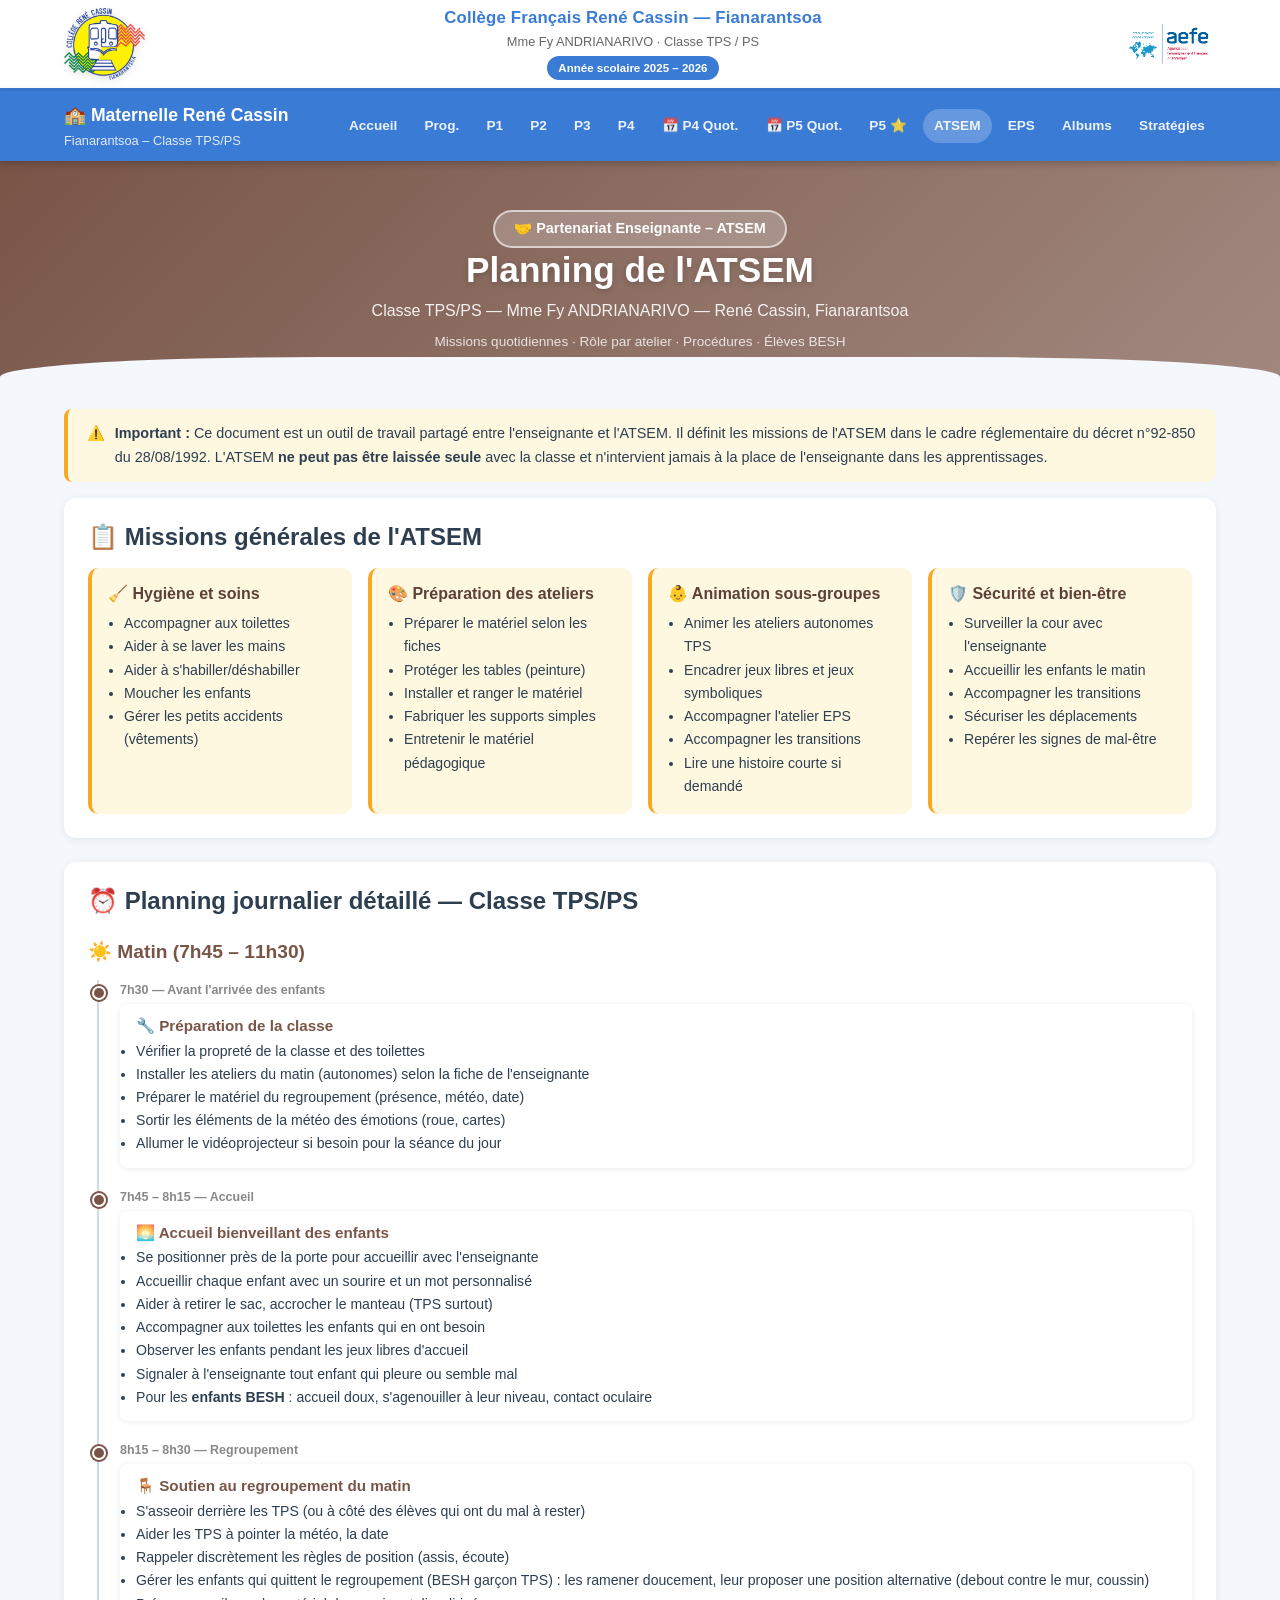
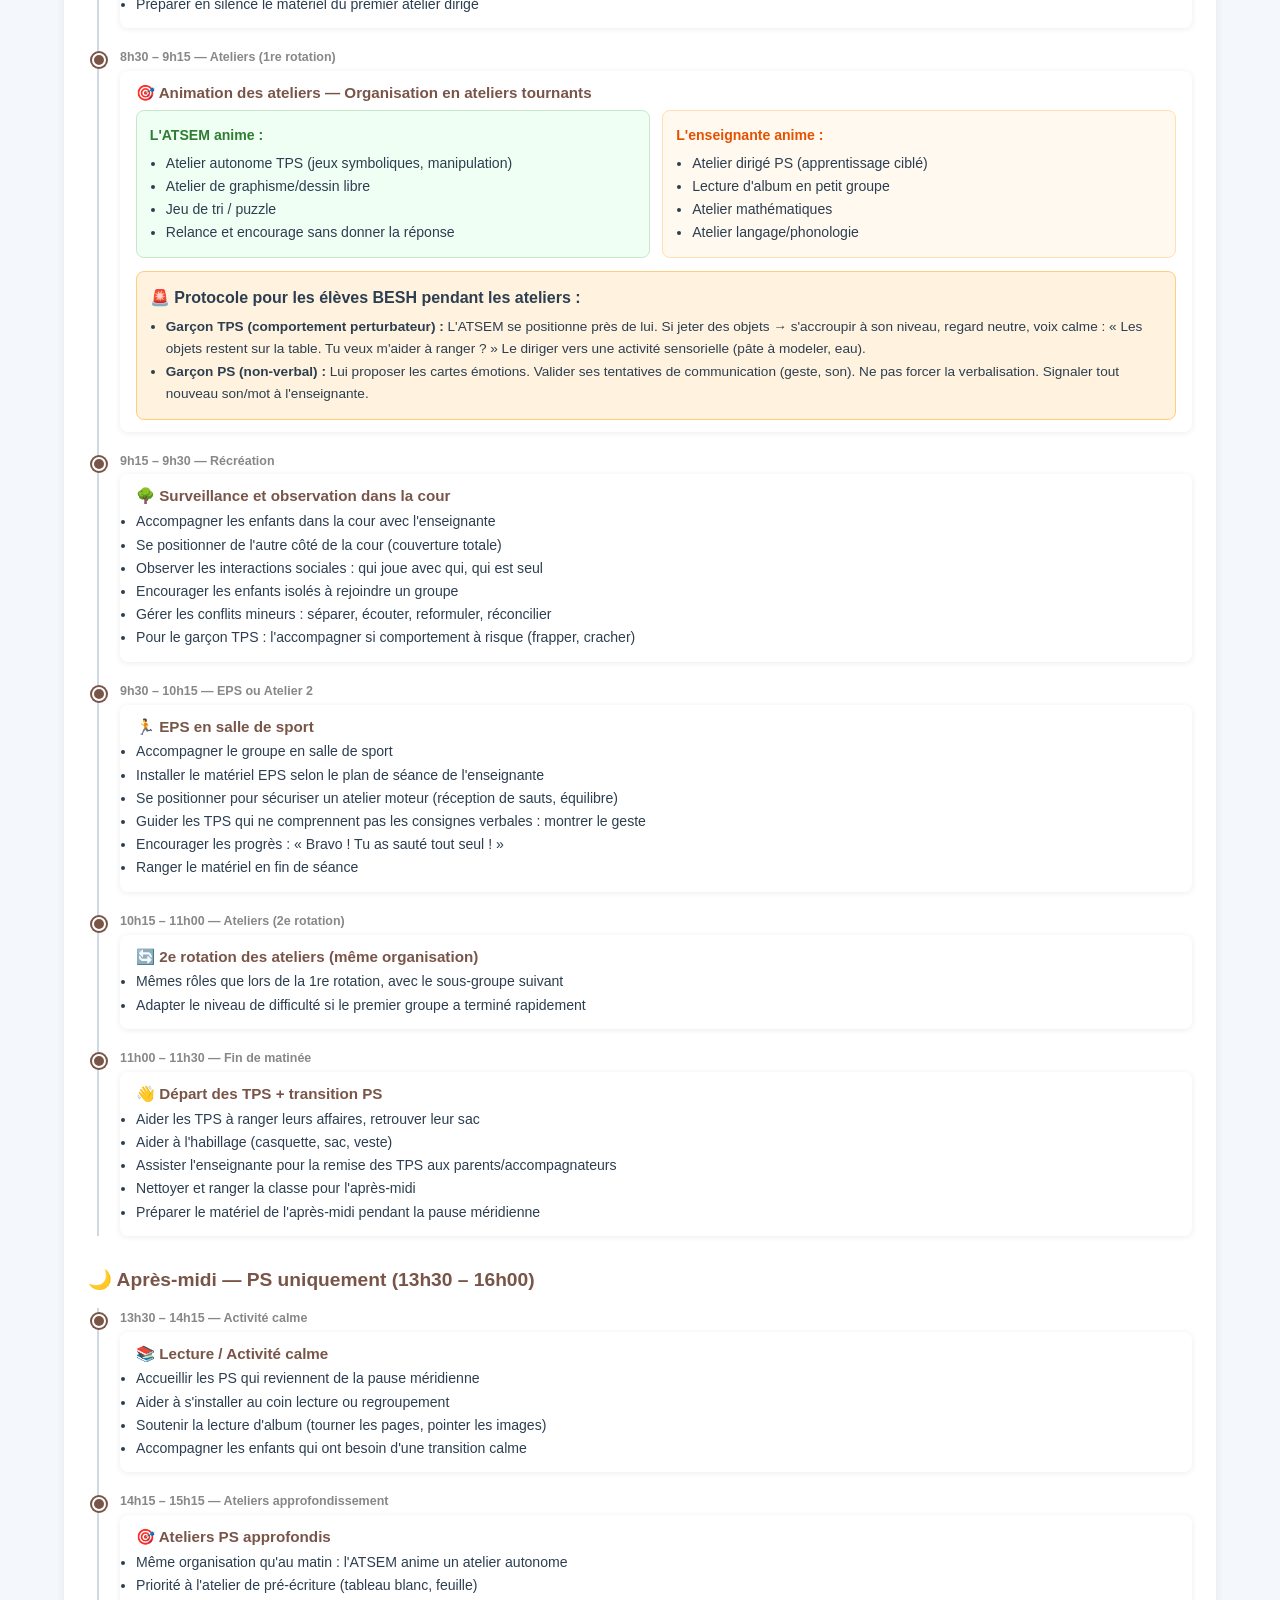
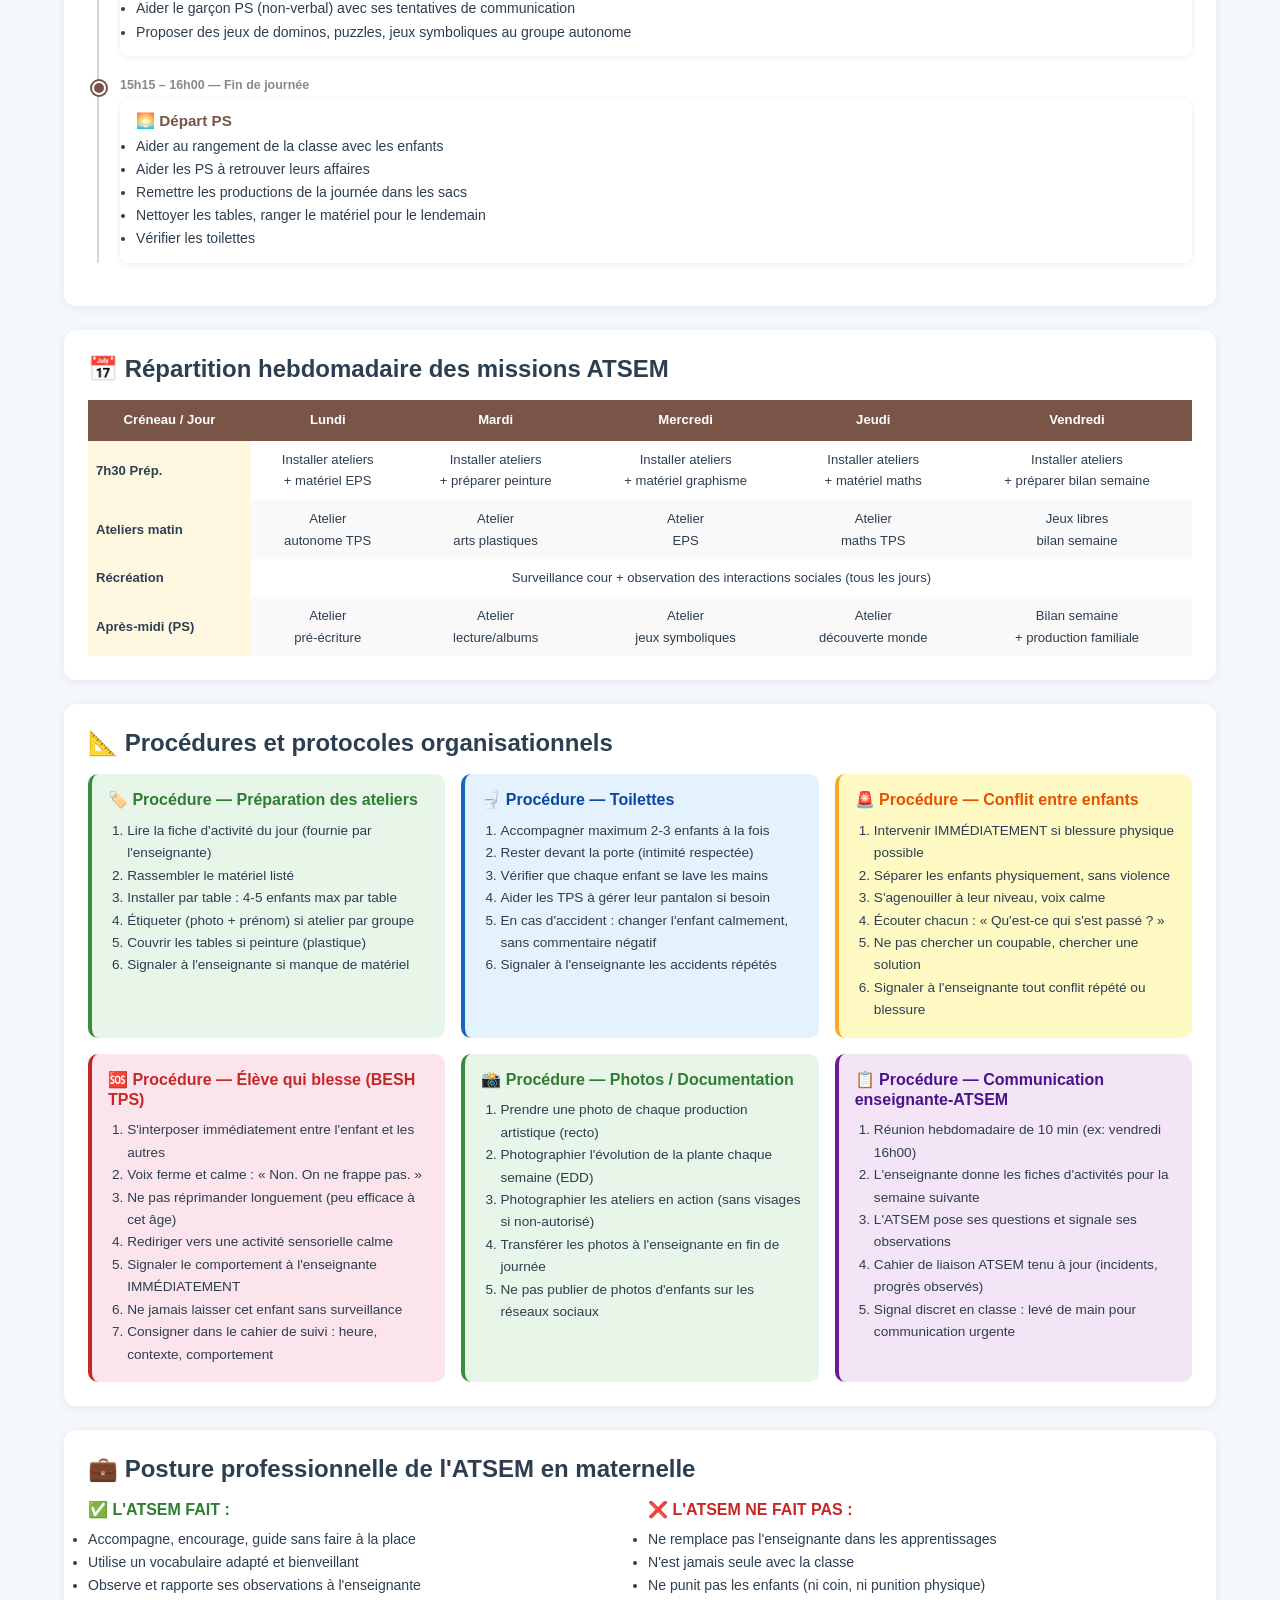
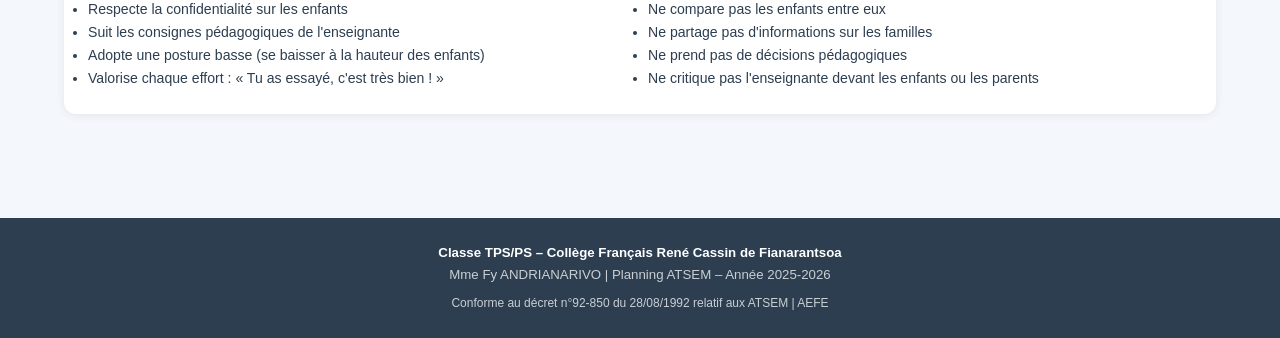
<file: atsem.html>
<!DOCTYPE html>
<html lang="fr">
<head>
  <meta charset="UTF-8">
  <meta name="viewport" content="width=device-width, initial-scale=1.0">
  <title>Planning ATSEM — Classe TPS/PS | René Cassin</title>
  <link rel="stylesheet" href="css/style.css">
  <link rel="stylesheet" href="css/print.css">
</head>
<body>
<!-- ===== BANNIÈRE LOGOS ===== -->
<div class="logo-banner">
  <div class="logo-banner-inner">
    <div class="logo-ecole">
      <a href="index.html"><img src="assets/logo-rene-cassin.png" alt="Collège René Cassin Fianarantsoa"></a>
    </div>
    <div class="logo-banner-center">
      <div class="titre-ecole">Collège Français René Cassin — Fianarantsoa</div>
      <div class="sous-titre">Mme Fy ANDRIANARIVO · Classe TPS / PS</div>
      <span class="annee-badge">Année scolaire 2025 – 2026</span>
    </div>
    <div class="logo-aefe">
      <img src="assets/logo-aefe.png" alt="AEFE — Établissement Conventionné">
    </div>
  </div>
</div>

<nav class="navbar">
  <div class="navbar-inner">
    <a href="index.html" class="navbar-brand">🏫 Maternelle René Cassin <span>Fianarantsoa – Classe TPS/PS</span></a>
        <div class="nav-links">
      <a href="index.html">Accueil</a>
      <a href="programmation.html">Prog.</a>
      <a href="periode1.html">P1</a>
      <a href="periode2.html">P2</a>
      <a href="periode3.html">P3</a>
      <a href="periode4.html">P4</a>
      <a href="fiches-quotidiennes-p4.html">📅 P4 Quot.</a>
      <a href="fiches-quotidiennes-p5.html">📅 P5 Quot.</a>
      <a href="periode5.html">P5 ⭐</a>
      <a href="atsem.html" class="active">ATSEM</a>
      <a href="eps.html">EPS</a>
      <a href="albums.html">Albums</a>
      <a href="strategies.html">Stratégies</a>
    </div>
  </div>
</nav>

<header class="page-header" style="background:linear-gradient(135deg,#795548,#A1887F);">
  <div class="period-badge">🤝 Partenariat Enseignante – ATSEM</div>
  <h1>Planning de l'ATSEM</h1>
  <p>Classe TPS/PS — Mme Fy ANDRIANARIVO — René Cassin, Fianarantsoa</p>
  <p style="font-size:0.85rem; opacity:.8;">Missions quotidiennes · Rôle par atelier · Procédures · Élèves BESH</p>
</header>

<main class="container">

  <div class="alert alert-warning no-print">
    <span>⚠️</span>
    <div><strong>Important :</strong> Ce document est un outil de travail partagé entre l'enseignante et l'ATSEM. Il définit les missions de l'ATSEM dans le cadre réglementaire du décret n°92-850 du 28/08/1992. L'ATSEM <strong>ne peut pas être laissée seule</strong> avec la classe et n'intervient jamais à la place de l'enseignante dans les apprentissages.</div>
  </div>

  <!-- ===== RÔLE GÉNÉRAL ===== -->
  <section class="card">
    <h2>📋 Missions générales de l'ATSEM</h2>
    <div style="display:grid; grid-template-columns:repeat(auto-fill,minmax(240px,1fr)); gap:1rem; margin-top:1rem;">
      <div style="background:#FFF8E1; border-radius:10px; padding:1rem; border-left:4px solid #F9A825;">
        <h4 style="color:#5D4037; margin-bottom:0.5rem;">🧹 Hygiène et soins</h4>
        <ul style="font-size:0.88rem; padding-left:1rem;">
          <li>Accompagner aux toilettes</li>
          <li>Aider à se laver les mains</li>
          <li>Aider à s'habiller/déshabiller</li>
          <li>Moucher les enfants</li>
          <li>Gérer les petits accidents (vêtements)</li>
        </ul>
      </div>
      <div style="background:#FFF8E1; border-radius:10px; padding:1rem; border-left:4px solid #F9A825;">
        <h4 style="color:#5D4037; margin-bottom:0.5rem;">🎨 Préparation des ateliers</h4>
        <ul style="font-size:0.88rem; padding-left:1rem;">
          <li>Préparer le matériel selon les fiches</li>
          <li>Protéger les tables (peinture)</li>
          <li>Installer et ranger le matériel</li>
          <li>Fabriquer les supports simples</li>
          <li>Entretenir le matériel pédagogique</li>
        </ul>
      </div>
      <div style="background:#FFF8E1; border-radius:10px; padding:1rem; border-left:4px solid #F9A825;">
        <h4 style="color:#5D4037; margin-bottom:0.5rem;">👶 Animation sous-groupes</h4>
        <ul style="font-size:0.88rem; padding-left:1rem;">
          <li>Animer les ateliers autonomes TPS</li>
          <li>Encadrer jeux libres et jeux symboliques</li>
          <li>Accompagner l'atelier EPS</li>
          <li>Accompagner les transitions</li>
          <li>Lire une histoire courte si demandé</li>
        </ul>
      </div>
      <div style="background:#FFF8E1; border-radius:10px; padding:1rem; border-left:4px solid #F9A825;">
        <h4 style="color:#5D4037; margin-bottom:0.5rem;">🛡️ Sécurité et bien-être</h4>
        <ul style="font-size:0.88rem; padding-left:1rem;">
          <li>Surveiller la cour avec l'enseignante</li>
          <li>Accueillir les enfants le matin</li>
          <li>Accompagner les transitions</li>
          <li>Sécuriser les déplacements</li>
          <li>Repérer les signes de mal-être</li>
        </ul>
      </div>
    </div>
  </section>

  <!-- ===== PLANNING JOURNALIER ===== -->
  <section class="card" style="margin-top:1.5rem;">
    <h2>⏰ Planning journalier détaillé — Classe TPS/PS</h2>

    <h3 style="margin-top:1.5rem; color:#795548;">☀️ Matin (7h45 – 11h30)</h3>
    <div class="timeline" style="margin-top:1rem;">

      <div class="timeline-item">
        <div class="timeline-time">7h30 — Avant l'arrivée des enfants</div>
        <div class="timeline-content">
          <h4>🔧 Préparation de la classe</h4>
          <ul style="font-size:0.88rem;">
            <li>Vérifier la propreté de la classe et des toilettes</li>
            <li>Installer les ateliers du matin (autonomes) selon la fiche de l'enseignante</li>
            <li>Préparer le matériel du regroupement (présence, météo, date)</li>
            <li>Sortir les éléments de la météo des émotions (roue, cartes)</li>
            <li>Allumer le vidéoprojecteur si besoin pour la séance du jour</li>
          </ul>
        </div>
      </div>

      <div class="timeline-item">
        <div class="timeline-time">7h45 – 8h15 — Accueil</div>
        <div class="timeline-content">
          <h4>🌅 Accueil bienveillant des enfants</h4>
          <ul style="font-size:0.88rem;">
            <li>Se positionner près de la porte pour accueillir avec l'enseignante</li>
            <li>Accueillir chaque enfant avec un sourire et un mot personnalisé</li>
            <li>Aider à retirer le sac, accrocher le manteau (TPS surtout)</li>
            <li>Accompagner aux toilettes les enfants qui en ont besoin</li>
            <li>Observer les enfants pendant les jeux libres d'accueil</li>
            <li>Signaler à l'enseignante tout enfant qui pleure ou semble mal</li>
            <li>Pour les <strong>enfants BESH</strong> : accueil doux, s'agenouiller à leur niveau, contact oculaire</li>
          </ul>
        </div>
      </div>

      <div class="timeline-item">
        <div class="timeline-time">8h15 – 8h30 — Regroupement</div>
        <div class="timeline-content">
          <h4>🪑 Soutien au regroupement du matin</h4>
          <ul style="font-size:0.88rem;">
            <li>S'asseoir derrière les TPS (ou à côté des élèves qui ont du mal à rester)</li>
            <li>Aider les TPS à pointer la météo, la date</li>
            <li>Rappeler discrètement les règles de position (assis, écoute)</li>
            <li>Gérer les enfants qui quittent le regroupement (BESH garçon TPS) : les ramener doucement, leur proposer une position alternative (debout contre le mur, coussin)</li>
            <li>Préparer en silence le matériel du premier atelier dirigé</li>
          </ul>
        </div>
      </div>

      <div class="timeline-item">
        <div class="timeline-time">8h30 – 9h15 — Ateliers (1re rotation)</div>
        <div class="timeline-content">
          <h4>🎯 Animation des ateliers — Organisation en ateliers tournants</h4>
          <div style="display:grid; grid-template-columns:1fr 1fr; gap:0.8rem; margin-top:0.5rem; font-size:0.88rem;">
            <div style="background:#F0FFF4; border-radius:8px; padding:0.8rem; border:1px solid #C8E6C9;">
              <strong style="color:#2E7D32;">L'ATSEM anime :</strong>
              <ul style="padding-left:1rem; margin-top:0.3rem;">
                <li>Atelier autonome TPS (jeux symboliques, manipulation)</li>
                <li>Atelier de graphisme/dessin libre</li>
                <li>Jeu de tri / puzzle</li>
                <li>Relance et encourage sans donner la réponse</li>
              </ul>
            </div>
            <div style="background:#FFF9F0; border-radius:8px; padding:0.8rem; border:1px solid #FFE0B2;">
              <strong style="color:#E65100;">L'enseignante anime :</strong>
              <ul style="padding-left:1rem; margin-top:0.3rem;">
                <li>Atelier dirigé PS (apprentissage ciblé)</li>
                <li>Lecture d'album en petit groupe</li>
                <li>Atelier mathématiques</li>
                <li>Atelier langage/phonologie</li>
              </ul>
            </div>
          </div>
          <div style="margin-top:0.8rem; background:#FFF3E0; border-radius:8px; padding:0.8rem; border:1px solid #FFCC80;">
            <strong>🚨 Protocole pour les élèves BESH pendant les ateliers :</strong>
            <ul style="font-size:0.85rem; padding-left:1rem; margin-top:0.3rem;">
              <li><strong>Garçon TPS (comportement perturbateur) :</strong> L'ATSEM se positionne près de lui. Si jeter des objets → s'accroupir à son niveau, regard neutre, voix calme : « Les objets restent sur la table. Tu veux m'aider à ranger ? » Le diriger vers une activité sensorielle (pâte à modeler, eau).</li>
              <li><strong>Garçon PS (non-verbal) :</strong> Lui proposer les cartes émotions. Valider ses tentatives de communication (geste, son). Ne pas forcer la verbalisation. Signaler tout nouveau son/mot à l'enseignante.</li>
            </ul>
          </div>
        </div>
      </div>

      <div class="timeline-item">
        <div class="timeline-time">9h15 – 9h30 — Récréation</div>
        <div class="timeline-content">
          <h4>🌳 Surveillance et observation dans la cour</h4>
          <ul style="font-size:0.88rem;">
            <li>Accompagner les enfants dans la cour avec l'enseignante</li>
            <li>Se positionner de l'autre côté de la cour (couverture totale)</li>
            <li>Observer les interactions sociales : qui joue avec qui, qui est seul</li>
            <li>Encourager les enfants isolés à rejoindre un groupe</li>
            <li>Gérer les conflits mineurs : séparer, écouter, reformuler, réconcilier</li>
            <li>Pour le garçon TPS : l'accompagner si comportement à risque (frapper, cracher)</li>
          </ul>
        </div>
      </div>

      <div class="timeline-item">
        <div class="timeline-time">9h30 – 10h15 — EPS ou Atelier 2</div>
        <div class="timeline-content">
          <h4>🏃 EPS en salle de sport</h4>
          <ul style="font-size:0.88rem;">
            <li>Accompagner le groupe en salle de sport</li>
            <li>Installer le matériel EPS selon le plan de séance de l'enseignante</li>
            <li>Se positionner pour sécuriser un atelier moteur (réception de sauts, équilibre)</li>
            <li>Guider les TPS qui ne comprennent pas les consignes verbales : montrer le geste</li>
            <li>Encourager les progrès : « Bravo ! Tu as sauté tout seul ! »</li>
            <li>Ranger le matériel en fin de séance</li>
          </ul>
        </div>
      </div>

      <div class="timeline-item">
        <div class="timeline-time">10h15 – 11h00 — Ateliers (2e rotation)</div>
        <div class="timeline-content">
          <h4>🔄 2e rotation des ateliers (même organisation)</h4>
          <ul style="font-size:0.88rem;">
            <li>Mêmes rôles que lors de la 1re rotation, avec le sous-groupe suivant</li>
            <li>Adapter le niveau de difficulté si le premier groupe a terminé rapidement</li>
          </ul>
        </div>
      </div>

      <div class="timeline-item">
        <div class="timeline-time">11h00 – 11h30 — Fin de matinée</div>
        <div class="timeline-content">
          <h4>👋 Départ des TPS + transition PS</h4>
          <ul style="font-size:0.88rem;">
            <li>Aider les TPS à ranger leurs affaires, retrouver leur sac</li>
            <li>Aider à l'habillage (casquette, sac, veste)</li>
            <li>Assister l'enseignante pour la remise des TPS aux parents/accompagnateurs</li>
            <li>Nettoyer et ranger la classe pour l'après-midi</li>
            <li>Préparer le matériel de l'après-midi pendant la pause méridienne</li>
          </ul>
        </div>
      </div>
    </div>

    <h3 style="margin-top:2rem; color:#795548;">🌙 Après-midi — PS uniquement (13h30 – 16h00)</h3>
    <div class="timeline" style="margin-top:1rem;">

      <div class="timeline-item">
        <div class="timeline-time">13h30 – 14h15 — Activité calme</div>
        <div class="timeline-content">
          <h4>📚 Lecture / Activité calme</h4>
          <ul style="font-size:0.88rem;">
            <li>Accueillir les PS qui reviennent de la pause méridienne</li>
            <li>Aider à s'installer au coin lecture ou regroupement</li>
            <li>Soutenir la lecture d'album (tourner les pages, pointer les images)</li>
            <li>Accompagner les enfants qui ont besoin d'une transition calme</li>
          </ul>
        </div>
      </div>

      <div class="timeline-item">
        <div class="timeline-time">14h15 – 15h15 — Ateliers approfondissement</div>
        <div class="timeline-content">
          <h4>🎯 Ateliers PS approfondis</h4>
          <ul style="font-size:0.88rem;">
            <li>Même organisation qu'au matin : l'ATSEM anime un atelier autonome</li>
            <li>Priorité à l'atelier de pré-écriture (tableau blanc, feuille)</li>
            <li>Aider le garçon PS (non-verbal) avec ses tentatives de communication</li>
            <li>Proposer des jeux de dominos, puzzles, jeux symboliques au groupe autonome</li>
          </ul>
        </div>
      </div>

      <div class="timeline-item">
        <div class="timeline-time">15h15 – 16h00 — Fin de journée</div>
        <div class="timeline-content">
          <h4>🌅 Départ PS</h4>
          <ul style="font-size:0.88rem;">
            <li>Aider au rangement de la classe avec les enfants</li>
            <li>Aider les PS à retrouver leurs affaires</li>
            <li>Remettre les productions de la journée dans les sacs</li>
            <li>Nettoyer les tables, ranger le matériel pour le lendemain</li>
            <li>Vérifier les toilettes</li>
          </ul>
        </div>
      </div>

    </div>
  </section>

  <!-- ===== PLANNING HEBDOMADAIRE ===== -->
  <section class="card" style="margin-top:1.5rem;">
    <h2>📅 Répartition hebdomadaire des missions ATSEM</h2>
    <div style="overflow-x:auto; margin-top:1rem;">
      <table style="width:100%; border-collapse:collapse; font-size:0.82rem;">
        <thead>
          <tr style="background:#795548; color:#fff; text-align:center;">
            <th style="padding:0.6rem;">Créneau / Jour</th>
            <th style="padding:0.6rem;">Lundi</th>
            <th style="padding:0.6rem;">Mardi</th>
            <th style="padding:0.6rem;">Mercredi</th>
            <th style="padding:0.6rem;">Jeudi</th>
            <th style="padding:0.6rem;">Vendredi</th>
          </tr>
        </thead>
        <tbody>
          <tr>
            <td style="padding:0.5rem; font-weight:700; background:#FFF8E1;">7h30 Prép.</td>
            <td style="padding:0.5rem; text-align:center;">Installer ateliers<br>+ matériel EPS</td>
            <td style="padding:0.5rem; text-align:center;">Installer ateliers<br>+ préparer peinture</td>
            <td style="padding:0.5rem; text-align:center;">Installer ateliers<br>+ matériel graphisme</td>
            <td style="padding:0.5rem; text-align:center;">Installer ateliers<br>+ matériel maths</td>
            <td style="padding:0.5rem; text-align:center;">Installer ateliers<br>+ préparer bilan semaine</td>
          </tr>
          <tr style="background:#f9f9f9;">
            <td style="padding:0.5rem; font-weight:700; background:#FFF8E1;">Ateliers matin</td>
            <td style="padding:0.5rem; text-align:center;">Atelier<br>autonome TPS</td>
            <td style="padding:0.5rem; text-align:center;">Atelier<br>arts plastiques</td>
            <td style="padding:0.5rem; text-align:center;">Atelier<br>EPS</td>
            <td style="padding:0.5rem; text-align:center;">Atelier<br>maths TPS</td>
            <td style="padding:0.5rem; text-align:center;">Jeux libres<br>bilan semaine</td>
          </tr>
          <tr>
            <td style="padding:0.5rem; font-weight:700; background:#FFF8E1;">Récréation</td>
            <td colspan="5" style="padding:0.5rem; text-align:center;">Surveillance cour + observation des interactions sociales (tous les jours)</td>
          </tr>
          <tr style="background:#f9f9f9;">
            <td style="padding:0.5rem; font-weight:700; background:#FFF8E1;">Après-midi (PS)</td>
            <td style="padding:0.5rem; text-align:center;">Atelier<br>pré-écriture</td>
            <td style="padding:0.5rem; text-align:center;">Atelier<br>lecture/albums</td>
            <td style="padding:0.5rem; text-align:center;">Atelier<br>jeux symboliques</td>
            <td style="padding:0.5rem; text-align:center;">Atelier<br>découverte monde</td>
            <td style="padding:0.5rem; text-align:center;">Bilan semaine<br>+ production familiale</td>
          </tr>
        </tbody>
      </table>
    </div>
  </section>

  <!-- ===== PROCÉDURES ===== -->
  <section class="card" style="margin-top:1.5rem;">
    <h2>📐 Procédures et protocoles organisationnels</h2>

    <div style="display:grid; grid-template-columns:repeat(auto-fill,minmax(280px,1fr)); gap:1rem; margin-top:1rem;">

      <div style="background:#E8F5E9; border-radius:10px; padding:1rem; border-left:4px solid #388E3C;">
        <h4 style="color:#2E7D32; margin-bottom:0.6rem;">🏷️ Procédure — Préparation des ateliers</h4>
        <ol style="font-size:0.85rem; padding-left:1.2rem;">
          <li>Lire la fiche d'activité du jour (fournie par l'enseignante)</li>
          <li>Rassembler le matériel listé</li>
          <li>Installer par table : 4-5 enfants max par table</li>
          <li>Étiqueter (photo + prénom) si atelier par groupe</li>
          <li>Couvrir les tables si peinture (plastique)</li>
          <li>Signaler à l'enseignante si manque de matériel</li>
        </ol>
      </div>

      <div style="background:#E3F2FD; border-radius:10px; padding:1rem; border-left:4px solid #1565C0;">
        <h4 style="color:#0D47A1; margin-bottom:0.6rem;">🚽 Procédure — Toilettes</h4>
        <ol style="font-size:0.85rem; padding-left:1.2rem;">
          <li>Accompagner maximum 2-3 enfants à la fois</li>
          <li>Rester devant la porte (intimité respectée)</li>
          <li>Vérifier que chaque enfant se lave les mains</li>
          <li>Aider les TPS à gérer leur pantalon si besoin</li>
          <li>En cas d'accident : changer l'enfant calmement, sans commentaire négatif</li>
          <li>Signaler à l'enseignante les accidents répétés</li>
        </ol>
      </div>

      <div style="background:#FFF9C4; border-radius:10px; padding:1rem; border-left:4px solid #F9A825;">
        <h4 style="color:#E65100; margin-bottom:0.6rem;">🚨 Procédure — Conflit entre enfants</h4>
        <ol style="font-size:0.85rem; padding-left:1.2rem;">
          <li>Intervenir IMMÉDIATEMENT si blessure physique possible</li>
          <li>Séparer les enfants physiquement, sans violence</li>
          <li>S'agenouiller à leur niveau, voix calme</li>
          <li>Écouter chacun : « Qu'est-ce qui s'est passé ? »</li>
          <li>Ne pas chercher un coupable, chercher une solution</li>
          <li>Signaler à l'enseignante tout conflit répété ou blessure</li>
        </ol>
      </div>

      <div style="background:#FCE4EC; border-radius:10px; padding:1rem; border-left:4px solid #C62828;">
        <h4 style="color:#C62828; margin-bottom:0.6rem;">🆘 Procédure — Élève qui blesse (BESH TPS)</h4>
        <ol style="font-size:0.85rem; padding-left:1.2rem;">
          <li>S'interposer immédiatement entre l'enfant et les autres</li>
          <li>Voix ferme et calme : « Non. On ne frappe pas. »</li>
          <li>Ne pas réprimander longuement (peu efficace à cet âge)</li>
          <li>Rediriger vers une activité sensorielle calme</li>
          <li>Signaler le comportement à l'enseignante IMMÉDIATEMENT</li>
          <li>Ne jamais laisser cet enfant sans surveillance</li>
          <li>Consigner dans le cahier de suivi : heure, contexte, comportement</li>
        </ol>
      </div>

      <div style="background:#E8F5E9; border-radius:10px; padding:1rem; border-left:4px solid #388E3C;">
        <h4 style="color:#2E7D32; margin-bottom:0.6rem;">📸 Procédure — Photos / Documentation</h4>
        <ol style="font-size:0.85rem; padding-left:1.2rem;">
          <li>Prendre une photo de chaque production artistique (recto)</li>
          <li>Photographier l'évolution de la plante chaque semaine (EDD)</li>
          <li>Photographier les ateliers en action (sans visages si non-autorisé)</li>
          <li>Transférer les photos à l'enseignante en fin de journée</li>
          <li>Ne pas publier de photos d'enfants sur les réseaux sociaux</li>
        </ol>
      </div>

      <div style="background:#F3E5F5; border-radius:10px; padding:1rem; border-left:4px solid #6A1B9A;">
        <h4 style="color:#4A148C; margin-bottom:0.6rem;">📋 Procédure — Communication enseignante-ATSEM</h4>
        <ol style="font-size:0.85rem; padding-left:1.2rem;">
          <li>Réunion hebdomadaire de 10 min (ex: vendredi 16h00)</li>
          <li>L'enseignante donne les fiches d'activités pour la semaine suivante</li>
          <li>L'ATSEM pose ses questions et signale ses observations</li>
          <li>Cahier de liaison ATSEM tenu à jour (incidents, progrès observés)</li>
          <li>Signal discret en classe : levé de main pour communication urgente</li>
        </ol>
      </div>

    </div>
  </section>

  <!-- ===== POSTURE PROFESSIONNELLE ===== -->
  <section class="card" style="margin-top:1.5rem;">
    <h2>💼 Posture professionnelle de l'ATSEM en maternelle</h2>
    <div style="display:grid; grid-template-columns:1fr 1fr; gap:1rem; margin-top:1rem;">
      <div>
        <h4 style="color:#2E7D32; margin-bottom:0.5rem;">✅ L'ATSEM FAIT :</h4>
        <ul style="font-size:0.88rem;">
          <li>Accompagne, encourage, guide sans faire à la place</li>
          <li>Utilise un vocabulaire adapté et bienveillant</li>
          <li>Observe et rapporte ses observations à l'enseignante</li>
          <li>Respecte la confidentialité sur les enfants</li>
          <li>Suit les consignes pédagogiques de l'enseignante</li>
          <li>Adopte une posture basse (se baisser à la hauteur des enfants)</li>
          <li>Valorise chaque effort : « Tu as essayé, c'est très bien ! »</li>
        </ul>
      </div>
      <div>
        <h4 style="color:#C62828; margin-bottom:0.5rem;">❌ L'ATSEM NE FAIT PAS :</h4>
        <ul style="font-size:0.88rem;">
          <li>Ne remplace pas l'enseignante dans les apprentissages</li>
          <li>N'est jamais seule avec la classe</li>
          <li>Ne punit pas les enfants (ni coin, ni punition physique)</li>
          <li>Ne compare pas les enfants entre eux</li>
          <li>Ne partage pas d'informations sur les familles</li>
          <li>Ne prend pas de décisions pédagogiques</li>
          <li>Ne critique pas l'enseignante devant les enfants ou les parents</li>
        </ul>
      </div>
    </div>
  </section>

</main>

<footer>
  <p><strong>Classe TPS/PS – Collège Français René Cassin de Fianarantsoa</strong></p>
  <p>Mme Fy ANDRIANARIVO | Planning ATSEM – Année 2025-2026</p>
  <p style="margin-top:0.5rem; font-size:0.75rem;">Conforme au décret n°92-850 du 28/08/1992 relatif aux ATSEM | AEFE</p>
</footer>

</body>
</html>
</file>
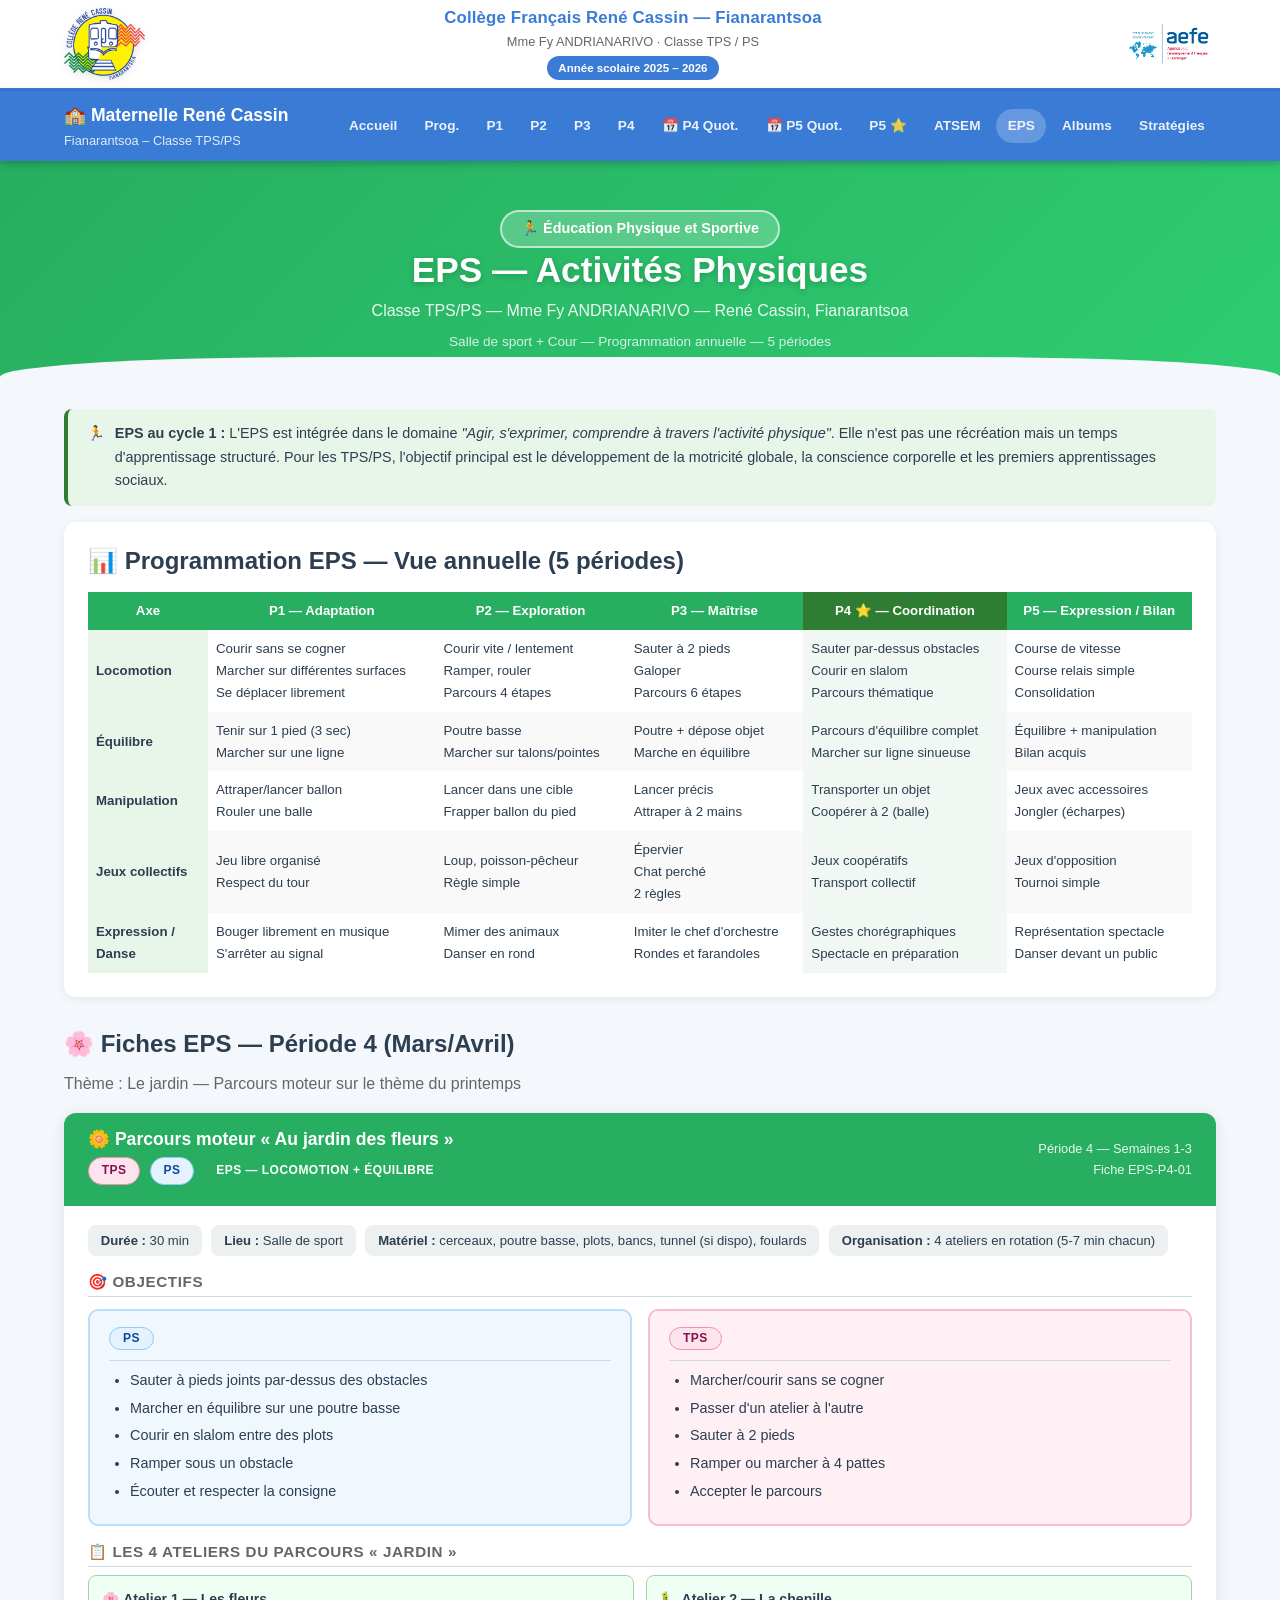
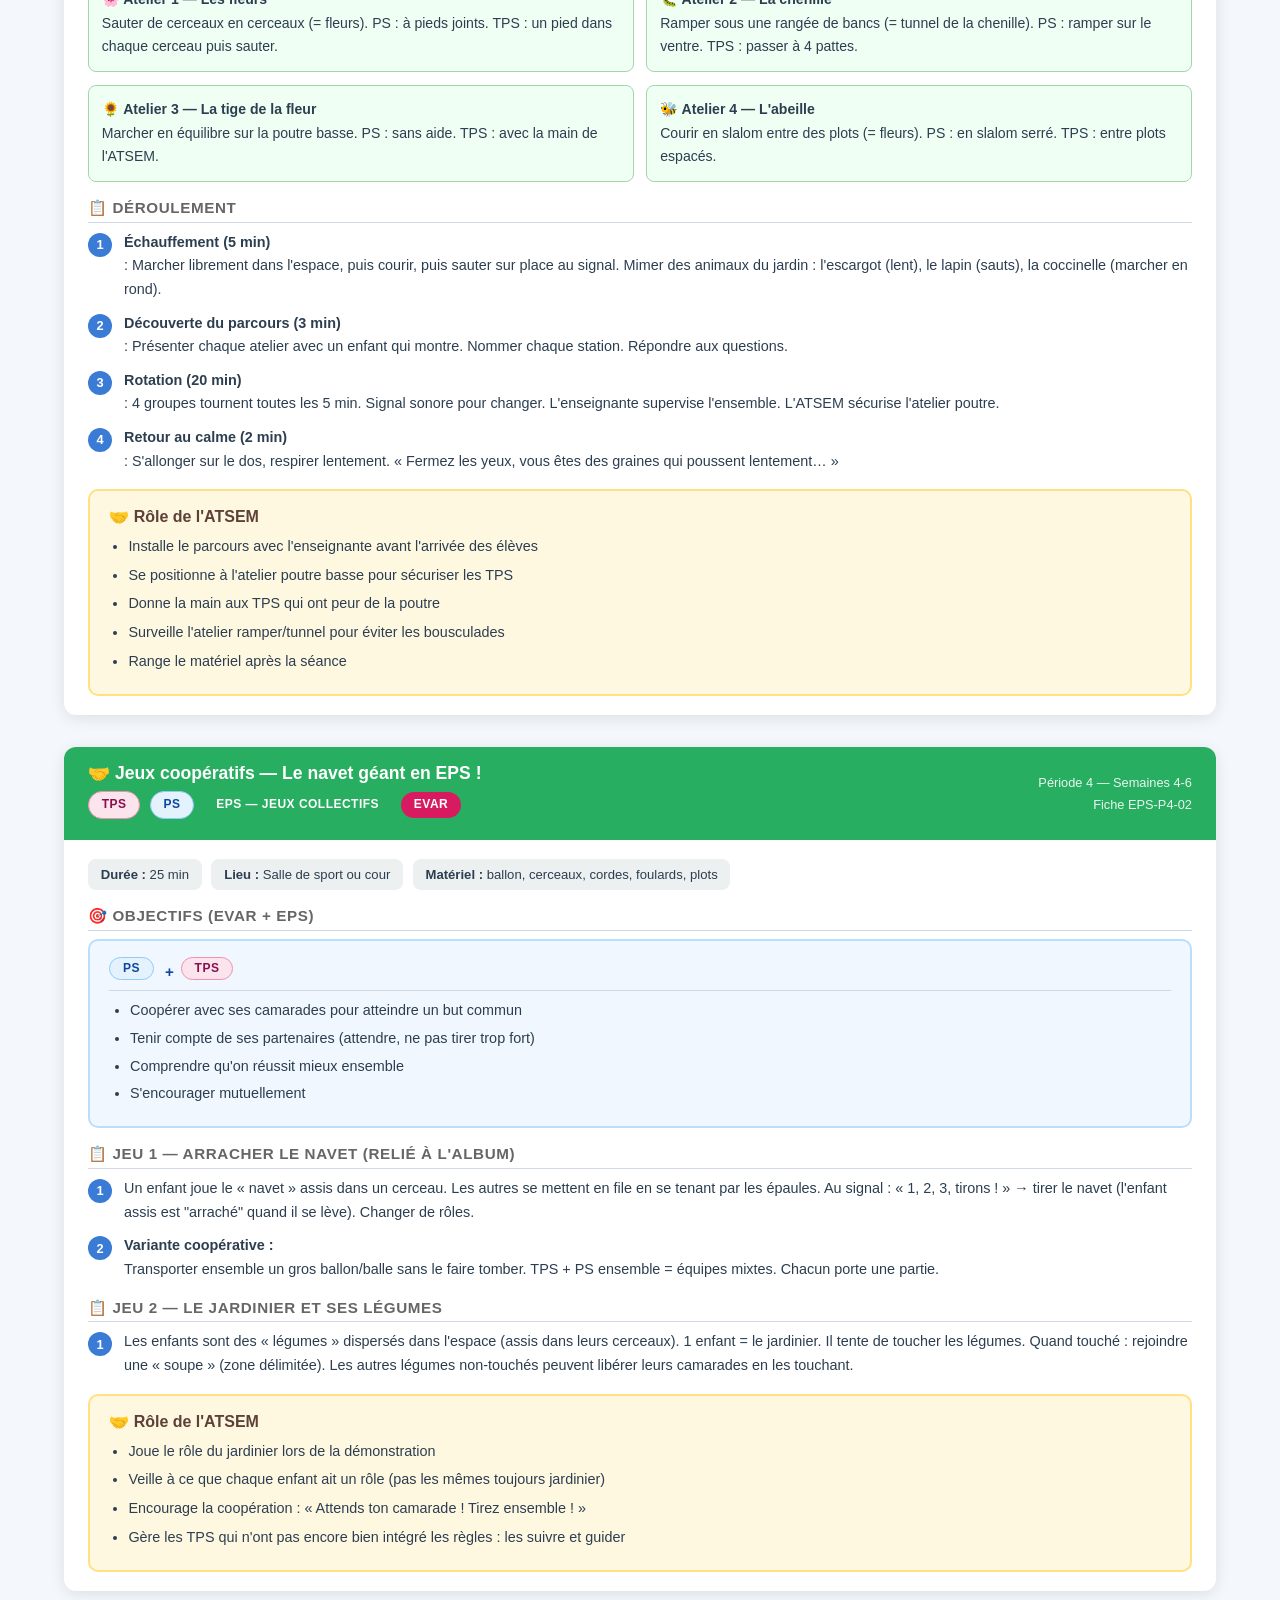
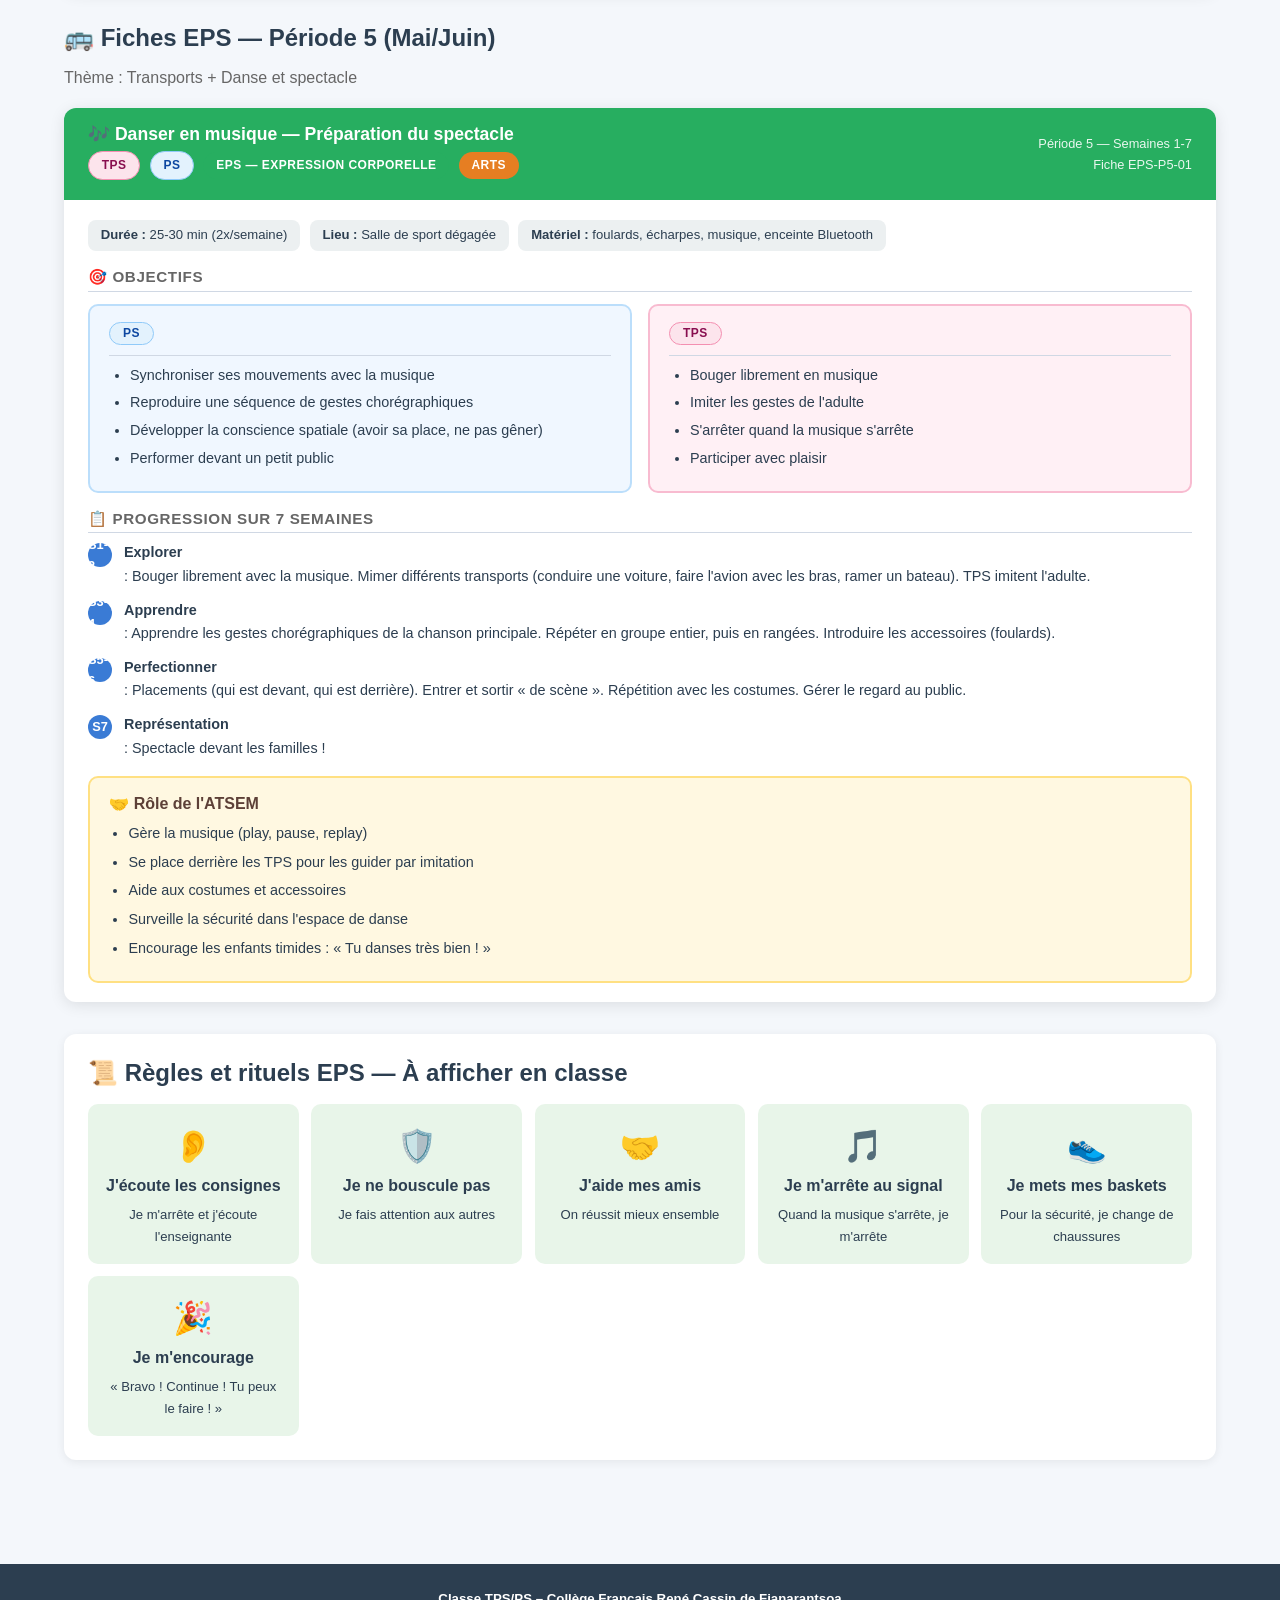
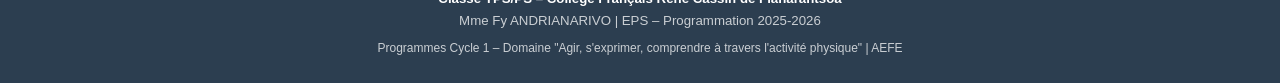
<file: eps.html>
<!DOCTYPE html>
<html lang="fr">
<head>
  <meta charset="UTF-8">
  <meta name="viewport" content="width=device-width, initial-scale=1.0">
  <title>EPS — Éducation Physique TPS/PS | René Cassin</title>
  <link rel="stylesheet" href="css/style.css">
  <link rel="stylesheet" href="css/print.css">
</head>
<body>
<!-- ===== BANNIÈRE LOGOS ===== -->
<div class="logo-banner">
  <div class="logo-banner-inner">
    <div class="logo-ecole">
      <a href="index.html"><img src="assets/logo-rene-cassin.png" alt="Collège René Cassin Fianarantsoa"></a>
    </div>
    <div class="logo-banner-center">
      <div class="titre-ecole">Collège Français René Cassin — Fianarantsoa</div>
      <div class="sous-titre">Mme Fy ANDRIANARIVO · Classe TPS / PS</div>
      <span class="annee-badge">Année scolaire 2025 – 2026</span>
    </div>
    <div class="logo-aefe">
      <img src="assets/logo-aefe.png" alt="AEFE — Établissement Conventionné">
    </div>
  </div>
</div>

<nav class="navbar">
  <div class="navbar-inner">
    <a href="index.html" class="navbar-brand">🏫 Maternelle René Cassin <span>Fianarantsoa – Classe TPS/PS</span></a>
        <div class="nav-links">
      <a href="index.html">Accueil</a>
      <a href="programmation.html">Prog.</a>
      <a href="periode1.html">P1</a>
      <a href="periode2.html">P2</a>
      <a href="periode3.html">P3</a>
      <a href="periode4.html">P4</a>
      <a href="fiches-quotidiennes-p4.html">📅 P4 Quot.</a>
      <a href="fiches-quotidiennes-p5.html">📅 P5 Quot.</a>
      <a href="periode5.html">P5 ⭐</a>
      <a href="atsem.html">ATSEM</a>
      <a href="eps.html" class="active">EPS</a>
      <a href="albums.html">Albums</a>
      <a href="strategies.html">Stratégies</a>
    </div>
  </div>
</nav>

<header class="page-header" style="background:linear-gradient(135deg,#27AE60,#2ECC71);">
  <div class="period-badge">🏃 Éducation Physique et Sportive</div>
  <h1>EPS — Activités Physiques</h1>
  <p>Classe TPS/PS — Mme Fy ANDRIANARIVO — René Cassin, Fianarantsoa</p>
  <p style="font-size:0.85rem; opacity:.8;">Salle de sport + Cour — Programmation annuelle — 5 périodes</p>
</header>

<main class="container">

  <div class="alert alert-success no-print">
    <span>🏃</span>
    <div><strong>EPS au cycle 1 :</strong> L'EPS est intégrée dans le domaine <em>"Agir, s'exprimer, comprendre à travers l'activité physique"</em>. Elle n'est pas une récréation mais un temps d'apprentissage structuré. Pour les TPS/PS, l'objectif principal est le développement de la motricité globale, la conscience corporelle et les premiers apprentissages sociaux.</div>
  </div>

  <!-- Programmation annuelle EPS -->
  <section class="card">
    <h2>📊 Programmation EPS — Vue annuelle (5 périodes)</h2>
    <div style="overflow-x:auto; margin-top:1rem;">
      <table style="width:100%; border-collapse:collapse; font-size:0.83rem; min-width:800px;">
        <thead>
          <tr style="background:#27AE60; color:#fff; text-align:center;">
            <th style="padding:0.5rem; width:120px;">Axe</th>
            <th style="padding:0.5rem;">P1 — Adaptation</th>
            <th style="padding:0.5rem;">P2 — Exploration</th>
            <th style="padding:0.5rem;">P3 — Maîtrise</th>
            <th style="padding:0.5rem; background:#2E7D32;">P4 ⭐ — Coordination</th>
            <th style="padding:0.5rem;">P5 — Expression / Bilan</th>
          </tr>
        </thead>
        <tbody>
          <tr>
            <td style="padding:0.5rem; font-weight:700; background:#E8F5E9;">Locomotion</td>
            <td style="padding:0.5rem;">Courir sans se cogner<br>Marcher sur différentes surfaces<br>Se déplacer librement</td>
            <td style="padding:0.5rem;">Courir vite / lentement<br>Ramper, rouler<br>Parcours 4 étapes</td>
            <td style="padding:0.5rem;">Sauter à 2 pieds<br>Galoper<br>Parcours 6 étapes</td>
            <td style="padding:0.5rem; background:#F1F8F4;">Sauter par-dessus obstacles<br>Courir en slalom<br>Parcours thématique</td>
            <td style="padding:0.5rem;">Course de vitesse<br>Course relais simple<br>Consolidation</td>
          </tr>
          <tr style="background:#f9f9f9;">
            <td style="padding:0.5rem; font-weight:700; background:#E8F5E9;">Équilibre</td>
            <td style="padding:0.5rem;">Tenir sur 1 pied (3 sec)<br>Marcher sur une ligne</td>
            <td style="padding:0.5rem;">Poutre basse<br>Marcher sur talons/pointes</td>
            <td style="padding:0.5rem;">Poutre + dépose objet<br>Marche en équilibre</td>
            <td style="padding:0.5rem; background:#F1F8F4;">Parcours d'équilibre complet<br>Marcher sur ligne sinueuse</td>
            <td style="padding:0.5rem;">Équilibre + manipulation<br>Bilan acquis</td>
          </tr>
          <tr>
            <td style="padding:0.5rem; font-weight:700; background:#E8F5E9;">Manipulation</td>
            <td style="padding:0.5rem;">Attraper/lancer ballon<br>Rouler une balle</td>
            <td style="padding:0.5rem;">Lancer dans une cible<br>Frapper ballon du pied</td>
            <td style="padding:0.5rem;">Lancer précis<br>Attraper à 2 mains</td>
            <td style="padding:0.5rem; background:#F1F8F4;">Transporter un objet<br>Coopérer à 2 (balle)</td>
            <td style="padding:0.5rem;">Jeux avec accessoires<br>Jongler (écharpes)</td>
          </tr>
          <tr style="background:#f9f9f9;">
            <td style="padding:0.5rem; font-weight:700; background:#E8F5E9;">Jeux collectifs</td>
            <td style="padding:0.5rem;">Jeu libre organisé<br>Respect du tour</td>
            <td style="padding:0.5rem;">Loup, poisson-pêcheur<br>Règle simple</td>
            <td style="padding:0.5rem;">Épervier<br>Chat perché<br>2 règles</td>
            <td style="padding:0.5rem; background:#F1F8F4;">Jeux coopératifs<br>Transport collectif</td>
            <td style="padding:0.5rem;">Jeux d'opposition<br>Tournoi simple</td>
          </tr>
          <tr>
            <td style="padding:0.5rem; font-weight:700; background:#E8F5E9;">Expression / Danse</td>
            <td style="padding:0.5rem;">Bouger librement en musique<br>S'arrêter au signal</td>
            <td style="padding:0.5rem;">Mimer des animaux<br>Danser en rond</td>
            <td style="padding:0.5rem;">Imiter le chef d'orchestre<br>Rondes et farandoles</td>
            <td style="padding:0.5rem; background:#F1F8F4;">Gestes chorégraphiques<br>Spectacle en préparation</td>
            <td style="padding:0.5rem;">Représentation spectacle<br>Danser devant un public</td>
          </tr>
        </tbody>
      </table>
    </div>
  </section>

  <!-- ===== FICHES EPS P4 ===== -->
  <h2 style="margin-top:2rem;" id="p4">🌸 Fiches EPS — Période 4 (Mars/Avril)</h2>
  <p style="color:#666; margin-bottom:1rem;">Thème : Le jardin — Parcours moteur sur le thème du printemps</p>

  <!-- FICHE EPS P4 - 1 -->
  <div class="fiche">
    <div class="fiche-header eps">
      <div>
        <h3>🌼 Parcours moteur « Au jardin des fleurs »</h3>
        <div style="margin-top:0.3rem;">
          <span class="badge badge-tps">TPS</span>
          <span class="badge badge-ps">PS</span>
          <span class="badge badge-eps">EPS — Locomotion + Équilibre</span>
        </div>
      </div>
      <div class="meta">Période 4 — Semaines 1-3<br>Fiche EPS-P4-01</div>
    </div>
    <div class="fiche-body">
      <div class="fiche-infos">
        <div class="fiche-info-item"><strong>Durée :</strong> 30 min</div>
        <div class="fiche-info-item"><strong>Lieu :</strong> Salle de sport</div>
        <div class="fiche-info-item"><strong>Matériel :</strong> cerceaux, poutre basse, plots, bancs, tunnel (si dispo), foulards</div>
        <div class="fiche-info-item"><strong>Organisation :</strong> 4 ateliers en rotation (5-7 min chacun)</div>
      </div>
      <div class="fiche-section">
        <h4>🎯 Objectifs</h4>
        <div class="grid-niveaux">
          <div class="niveau-box ps"><h4><span class="badge badge-ps">PS</span></h4>
            <ul>
              <li>Sauter à pieds joints par-dessus des obstacles</li>
              <li>Marcher en équilibre sur une poutre basse</li>
              <li>Courir en slalom entre des plots</li>
              <li>Ramper sous un obstacle</li>
              <li>Écouter et respecter la consigne</li>
            </ul>
          </div>
          <div class="niveau-box tps"><h4><span class="badge badge-tps">TPS</span></h4>
            <ul>
              <li>Marcher/courir sans se cogner</li>
              <li>Passer d'un atelier à l'autre</li>
              <li>Sauter à 2 pieds</li>
              <li>Ramper ou marcher à 4 pattes</li>
              <li>Accepter le parcours</li>
            </ul>
          </div>
        </div>
      </div>
      <div class="fiche-section">
        <h4>📋 Les 4 ateliers du parcours « Jardin »</h4>
        <div style="display:grid; grid-template-columns:1fr 1fr; gap:0.8rem; font-size:0.88rem;">
          <div style="background:#F0FFF4; border-radius:8px; padding:0.8rem; border:1px solid #A5D6A7;">
            <strong>🌸 Atelier 1 — Les fleurs</strong><br>
            Sauter de cerceaux en cerceaux (= fleurs). PS : à pieds joints. TPS : un pied dans chaque cerceau puis sauter.
          </div>
          <div style="background:#F0FFF4; border-radius:8px; padding:0.8rem; border:1px solid #A5D6A7;">
            <strong>🐛 Atelier 2 — La chenille</strong><br>
            Ramper sous une rangée de bancs (= tunnel de la chenille). PS : ramper sur le ventre. TPS : passer à 4 pattes.
          </div>
          <div style="background:#F0FFF4; border-radius:8px; padding:0.8rem; border:1px solid #A5D6A7;">
            <strong>🌻 Atelier 3 — La tige de la fleur</strong><br>
            Marcher en équilibre sur la poutre basse. PS : sans aide. TPS : avec la main de l'ATSEM.
          </div>
          <div style="background:#F0FFF4; border-radius:8px; padding:0.8rem; border:1px solid #A5D6A7;">
            <strong>🐝 Atelier 4 — L'abeille</strong><br>
            Courir en slalom entre des plots (= fleurs). PS : en slalom serré. TPS : entre plots espacés.
          </div>
        </div>
      </div>
      <div class="fiche-section">
        <h4>📋 Déroulement</h4>
        <div class="deroulement-step"><div class="step-num">1</div><div class="step-content"><strong>Échauffement (5 min)</strong> : Marcher librement dans l'espace, puis courir, puis sauter sur place au signal. Mimer des animaux du jardin : l'escargot (lent), le lapin (sauts), la coccinelle (marcher en rond).</div></div>
        <div class="deroulement-step"><div class="step-num">2</div><div class="step-content"><strong>Découverte du parcours (3 min)</strong> : Présenter chaque atelier avec un enfant qui montre. Nommer chaque station. Répondre aux questions.</div></div>
        <div class="deroulement-step"><div class="step-num">3</div><div class="step-content"><strong>Rotation (20 min)</strong> : 4 groupes tournent toutes les 5 min. Signal sonore pour changer. L'enseignante supervise l'ensemble. L'ATSEM sécurise l'atelier poutre.</div></div>
        <div class="deroulement-step"><div class="step-num">4</div><div class="step-content"><strong>Retour au calme (2 min)</strong> : S'allonger sur le dos, respirer lentement. « Fermez les yeux, vous êtes des graines qui poussent lentement… »</div></div>
      </div>
      <div class="atsem-box">
        <h4>🤝 Rôle de l'ATSEM</h4>
        <ul>
          <li>Installe le parcours avec l'enseignante avant l'arrivée des élèves</li>
          <li>Se positionne à l'atelier poutre basse pour sécuriser les TPS</li>
          <li>Donne la main aux TPS qui ont peur de la poutre</li>
          <li>Surveille l'atelier ramper/tunnel pour éviter les bousculades</li>
          <li>Range le matériel après la séance</li>
        </ul>
      </div>
    </div>
  </div>

  <!-- FICHE EPS P4 - JEUX COOPÉRATIFS -->
  <div class="fiche">
    <div class="fiche-header eps">
      <div>
        <h3>🤝 Jeux coopératifs — Le navet géant en EPS !</h3>
        <div style="margin-top:0.3rem;">
          <span class="badge badge-tps">TPS</span>
          <span class="badge badge-ps">PS</span>
          <span class="badge badge-eps">EPS — Jeux collectifs</span>
          <span class="badge badge-evar">EVAR</span>
        </div>
      </div>
      <div class="meta">Période 4 — Semaines 4-6<br>Fiche EPS-P4-02</div>
    </div>
    <div class="fiche-body">
      <div class="fiche-infos">
        <div class="fiche-info-item"><strong>Durée :</strong> 25 min</div>
        <div class="fiche-info-item"><strong>Lieu :</strong> Salle de sport ou cour</div>
        <div class="fiche-info-item"><strong>Matériel :</strong> ballon, cerceaux, cordes, foulards, plots</div>
      </div>
      <div class="fiche-section">
        <h4>🎯 Objectifs (EVAR + EPS)</h4>
        <div class="niveau-box ps" style="margin-top:0.5rem;"><h4><span class="badge badge-ps">PS</span> + <span class="badge badge-tps">TPS</span></h4>
          <ul>
            <li>Coopérer avec ses camarades pour atteindre un but commun</li>
            <li>Tenir compte de ses partenaires (attendre, ne pas tirer trop fort)</li>
            <li>Comprendre qu'on réussit mieux ensemble</li>
            <li>S'encourager mutuellement</li>
          </ul>
        </div>
      </div>
      <div class="fiche-section">
        <h4>📋 Jeu 1 — Arracher le navet (relié à l'album)</h4>
        <div class="deroulement-step"><div class="step-num">1</div><div class="step-content">Un enfant joue le « navet » assis dans un cerceau. Les autres se mettent en file en se tenant par les épaules. Au signal : « 1, 2, 3, tirons ! » → tirer le navet (l'enfant assis est "arraché" quand il se lève). Changer de rôles.</div></div>
        <div class="deroulement-step"><div class="step-num">2</div><div class="step-content"><strong>Variante coopérative :</strong> Transporter ensemble un gros ballon/balle sans le faire tomber. TPS + PS ensemble = équipes mixtes. Chacun porte une partie.</div></div>
      </div>
      <div class="fiche-section">
        <h4>📋 Jeu 2 — Le jardinier et ses légumes</h4>
        <div class="deroulement-step"><div class="step-num">1</div><div class="step-content">Les enfants sont des « légumes » dispersés dans l'espace (assis dans leurs cerceaux). 1 enfant = le jardinier. Il tente de toucher les légumes. Quand touché : rejoindre une « soupe » (zone délimitée). Les autres légumes non-touchés peuvent libérer leurs camarades en les touchant.</div></div>
      </div>
      <div class="atsem-box">
        <h4>🤝 Rôle de l'ATSEM</h4>
        <ul>
          <li>Joue le rôle du jardinier lors de la démonstration</li>
          <li>Veille à ce que chaque enfant ait un rôle (pas les mêmes toujours jardinier)</li>
          <li>Encourage la coopération : « Attends ton camarade ! Tirez ensemble ! »</li>
          <li>Gère les TPS qui n'ont pas encore bien intégré les règles : les suivre et guider</li>
        </ul>
      </div>
    </div>
  </div>

  <!-- ===== FICHES EPS P5 ===== -->
  <h2 style="margin-top:2rem;" id="p5">🚌 Fiches EPS — Période 5 (Mai/Juin)</h2>
  <p style="color:#666; margin-bottom:1rem;">Thème : Transports + Danse et spectacle</p>

  <div class="fiche">
    <div class="fiche-header eps">
      <div>
        <h3>🎶 Danser en musique — Préparation du spectacle</h3>
        <div style="margin-top:0.3rem;">
          <span class="badge badge-tps">TPS</span>
          <span class="badge badge-ps">PS</span>
          <span class="badge badge-eps">EPS — Expression corporelle</span>
          <span class="badge badge-arts">Arts</span>
        </div>
      </div>
      <div class="meta">Période 5 — Semaines 1-7<br>Fiche EPS-P5-01</div>
    </div>
    <div class="fiche-body">
      <div class="fiche-infos">
        <div class="fiche-info-item"><strong>Durée :</strong> 25-30 min (2x/semaine)</div>
        <div class="fiche-info-item"><strong>Lieu :</strong> Salle de sport dégagée</div>
        <div class="fiche-info-item"><strong>Matériel :</strong> foulards, écharpes, musique, enceinte Bluetooth</div>
      </div>
      <div class="fiche-section">
        <h4>🎯 Objectifs</h4>
        <div class="grid-niveaux">
          <div class="niveau-box ps"><h4><span class="badge badge-ps">PS</span></h4>
            <ul>
              <li>Synchroniser ses mouvements avec la musique</li>
              <li>Reproduire une séquence de gestes chorégraphiques</li>
              <li>Développer la conscience spatiale (avoir sa place, ne pas gêner)</li>
              <li>Performer devant un petit public</li>
            </ul>
          </div>
          <div class="niveau-box tps"><h4><span class="badge badge-tps">TPS</span></h4>
            <ul>
              <li>Bouger librement en musique</li>
              <li>Imiter les gestes de l'adulte</li>
              <li>S'arrêter quand la musique s'arrête</li>
              <li>Participer avec plaisir</li>
            </ul>
          </div>
        </div>
      </div>
      <div class="fiche-section">
        <h4>📋 Progression sur 7 semaines</h4>
        <div class="deroulement-step"><div class="step-num">S1-2</div><div class="step-content"><strong>Explorer</strong> : Bouger librement avec la musique. Mimer différents transports (conduire une voiture, faire l'avion avec les bras, ramer un bateau). TPS imitent l'adulte.</div></div>
        <div class="deroulement-step"><div class="step-num">S3-4</div><div class="step-content"><strong>Apprendre</strong> : Apprendre les gestes chorégraphiques de la chanson principale. Répéter en groupe entier, puis en rangées. Introduire les accessoires (foulards).</div></div>
        <div class="deroulement-step"><div class="step-num">S5-6</div><div class="step-content"><strong>Perfectionner</strong> : Placements (qui est devant, qui est derrière). Entrer et sortir « de scène ». Répétition avec les costumes. Gérer le regard au public.</div></div>
        <div class="deroulement-step"><div class="step-num">S7</div><div class="step-content"><strong>Représentation</strong> : Spectacle devant les familles !</div></div>
      </div>
      <div class="atsem-box">
        <h4>🤝 Rôle de l'ATSEM</h4>
        <ul>
          <li>Gère la musique (play, pause, replay)</li>
          <li>Se place derrière les TPS pour les guider par imitation</li>
          <li>Aide aux costumes et accessoires</li>
          <li>Surveille la sécurité dans l'espace de danse</li>
          <li>Encourage les enfants timides : « Tu danses très bien ! »</li>
        </ul>
      </div>
    </div>
  </div>

  <!-- Règles EPS -->
  <section class="card" style="margin-top:1.5rem;">
    <h2>📜 Règles et rituels EPS — À afficher en classe</h2>
    <div style="display:grid; grid-template-columns:repeat(auto-fill,minmax(200px,1fr)); gap:0.8rem; margin-top:1rem;">
      <div style="background:#E8F5E9; border-radius:10px; padding:1rem; text-align:center;">
        <div style="font-size:2rem;">👂</div>
        <strong>J'écoute les consignes</strong>
        <p style="font-size:0.82rem; margin-top:0.3rem;">Je m'arrête et j'écoute l'enseignante</p>
      </div>
      <div style="background:#E8F5E9; border-radius:10px; padding:1rem; text-align:center;">
        <div style="font-size:2rem;">🛡️</div>
        <strong>Je ne bouscule pas</strong>
        <p style="font-size:0.82rem; margin-top:0.3rem;">Je fais attention aux autres</p>
      </div>
      <div style="background:#E8F5E9; border-radius:10px; padding:1rem; text-align:center;">
        <div style="font-size:2rem;">🤝</div>
        <strong>J'aide mes amis</strong>
        <p style="font-size:0.82rem; margin-top:0.3rem;">On réussit mieux ensemble</p>
      </div>
      <div style="background:#E8F5E9; border-radius:10px; padding:1rem; text-align:center;">
        <div style="font-size:2rem;">🎵</div>
        <strong>Je m'arrête au signal</strong>
        <p style="font-size:0.82rem; margin-top:0.3rem;">Quand la musique s'arrête, je m'arrête</p>
      </div>
      <div style="background:#E8F5E9; border-radius:10px; padding:1rem; text-align:center;">
        <div style="font-size:2rem;">👟</div>
        <strong>Je mets mes baskets</strong>
        <p style="font-size:0.82rem; margin-top:0.3rem;">Pour la sécurité, je change de chaussures</p>
      </div>
      <div style="background:#E8F5E9; border-radius:10px; padding:1rem; text-align:center;">
        <div style="font-size:2rem;">🎉</div>
        <strong>Je m'encourage</strong>
        <p style="font-size:0.82rem; margin-top:0.3rem;">« Bravo ! Continue ! Tu peux le faire ! »</p>
      </div>
    </div>
  </section>

</main>

<footer>
  <p><strong>Classe TPS/PS – Collège Français René Cassin de Fianarantsoa</strong></p>
  <p>Mme Fy ANDRIANARIVO | EPS – Programmation 2025-2026</p>
  <p style="margin-top:0.5rem; font-size:0.75rem;">Programmes Cycle 1 – Domaine "Agir, s'exprimer, comprendre à travers l'activité physique" | AEFE</p>
</footer>

</body>
</html>
</file>
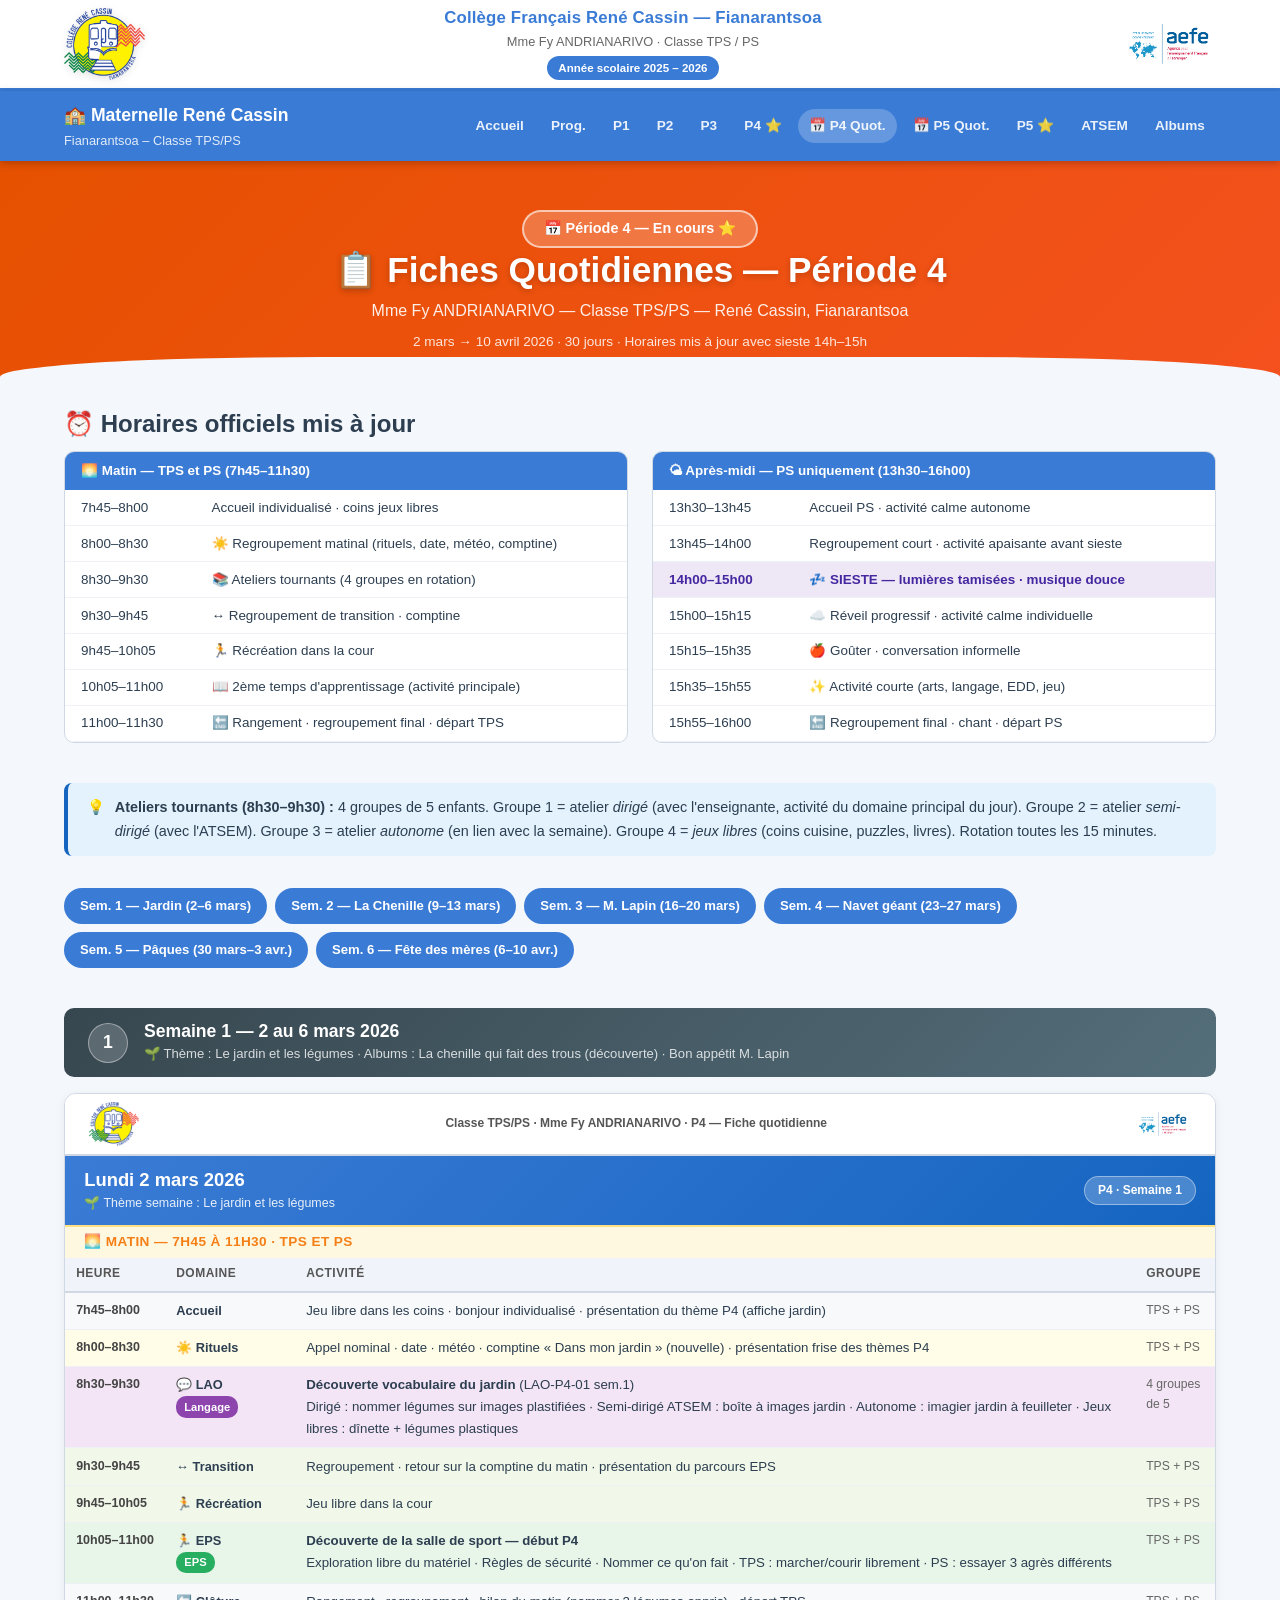
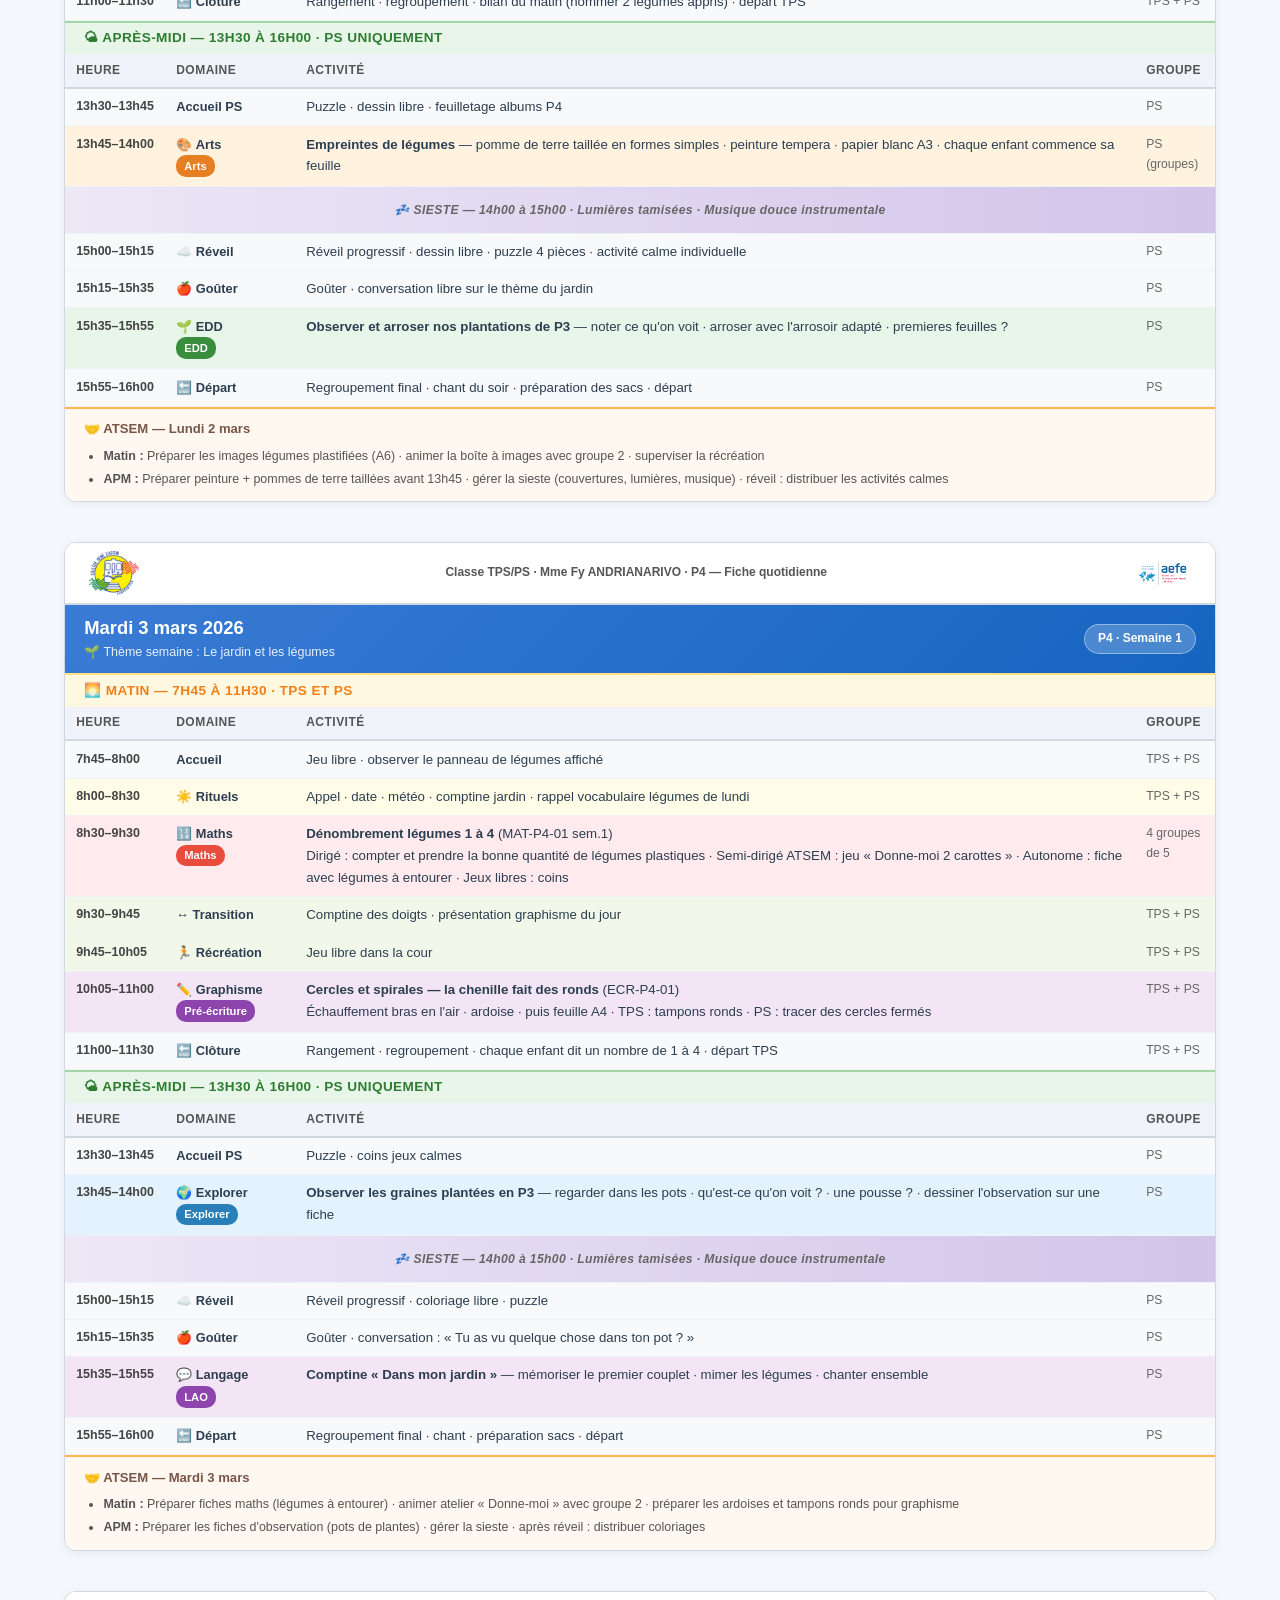
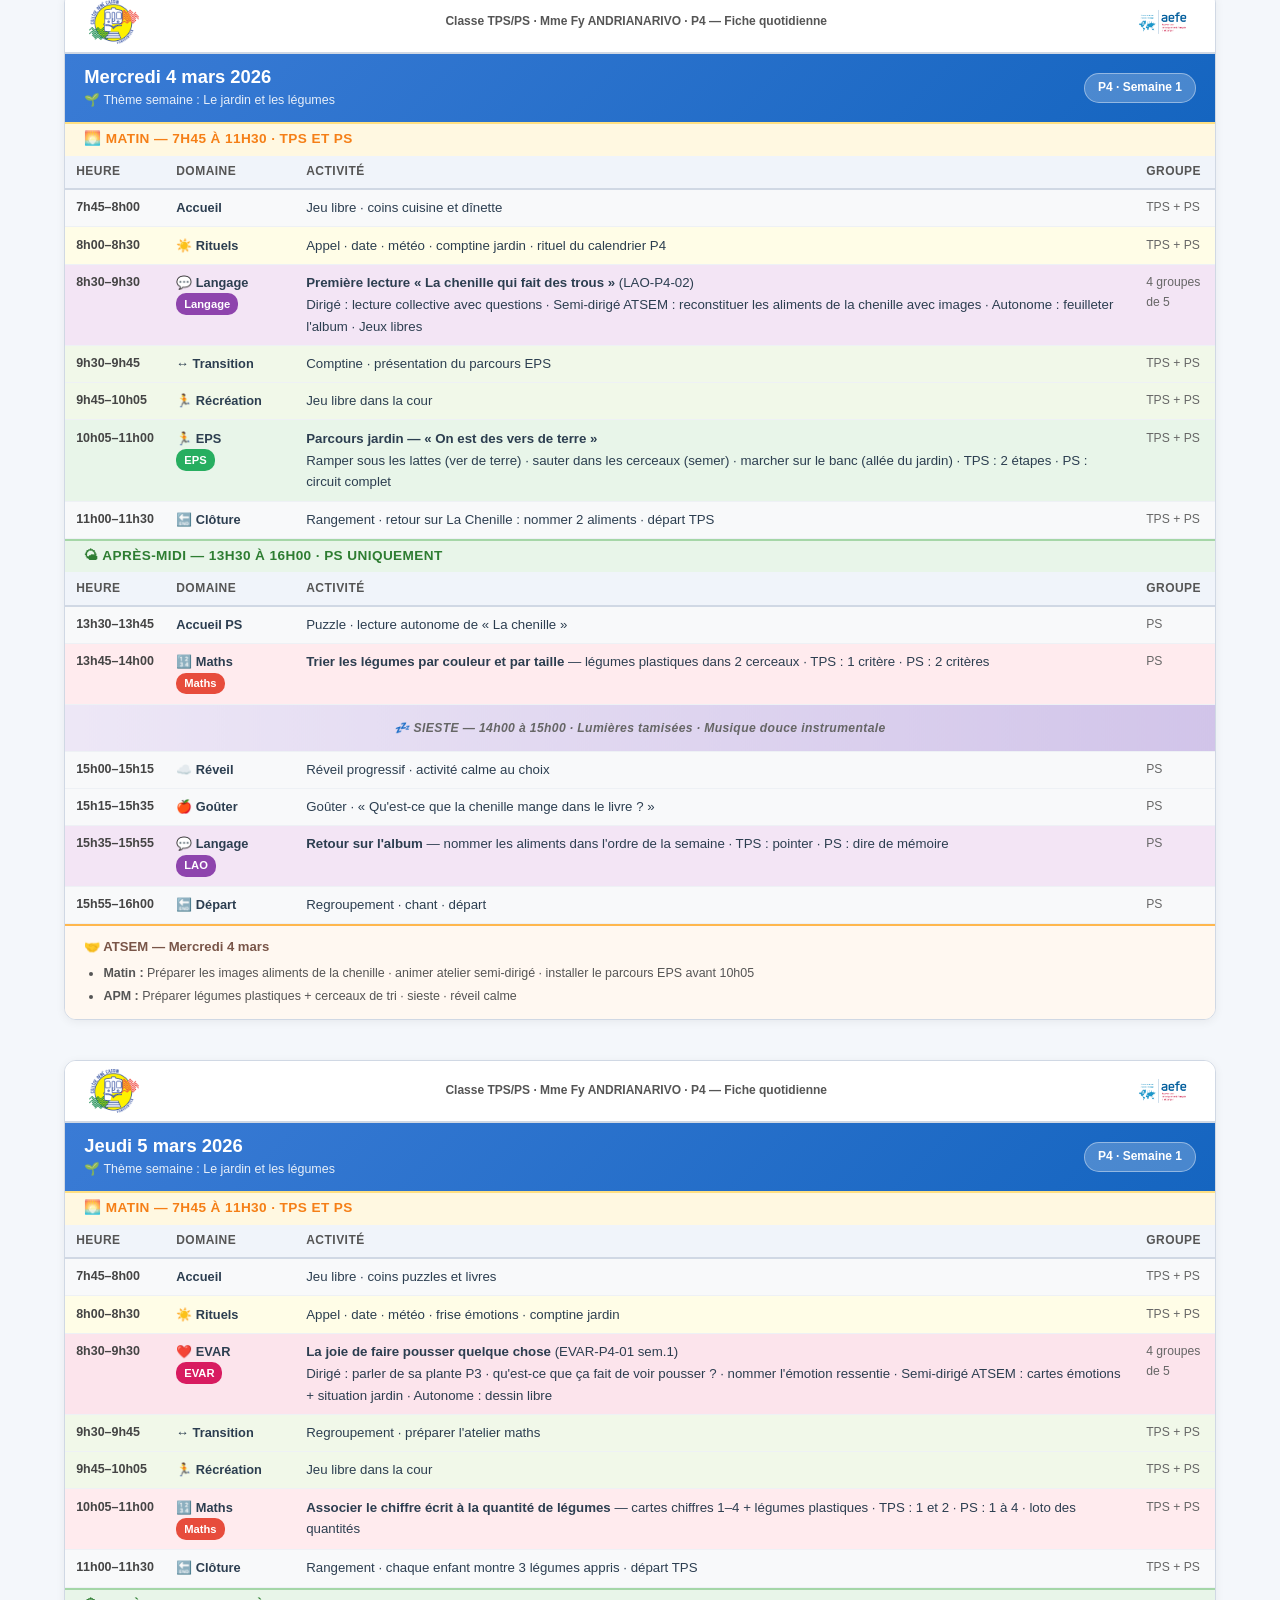
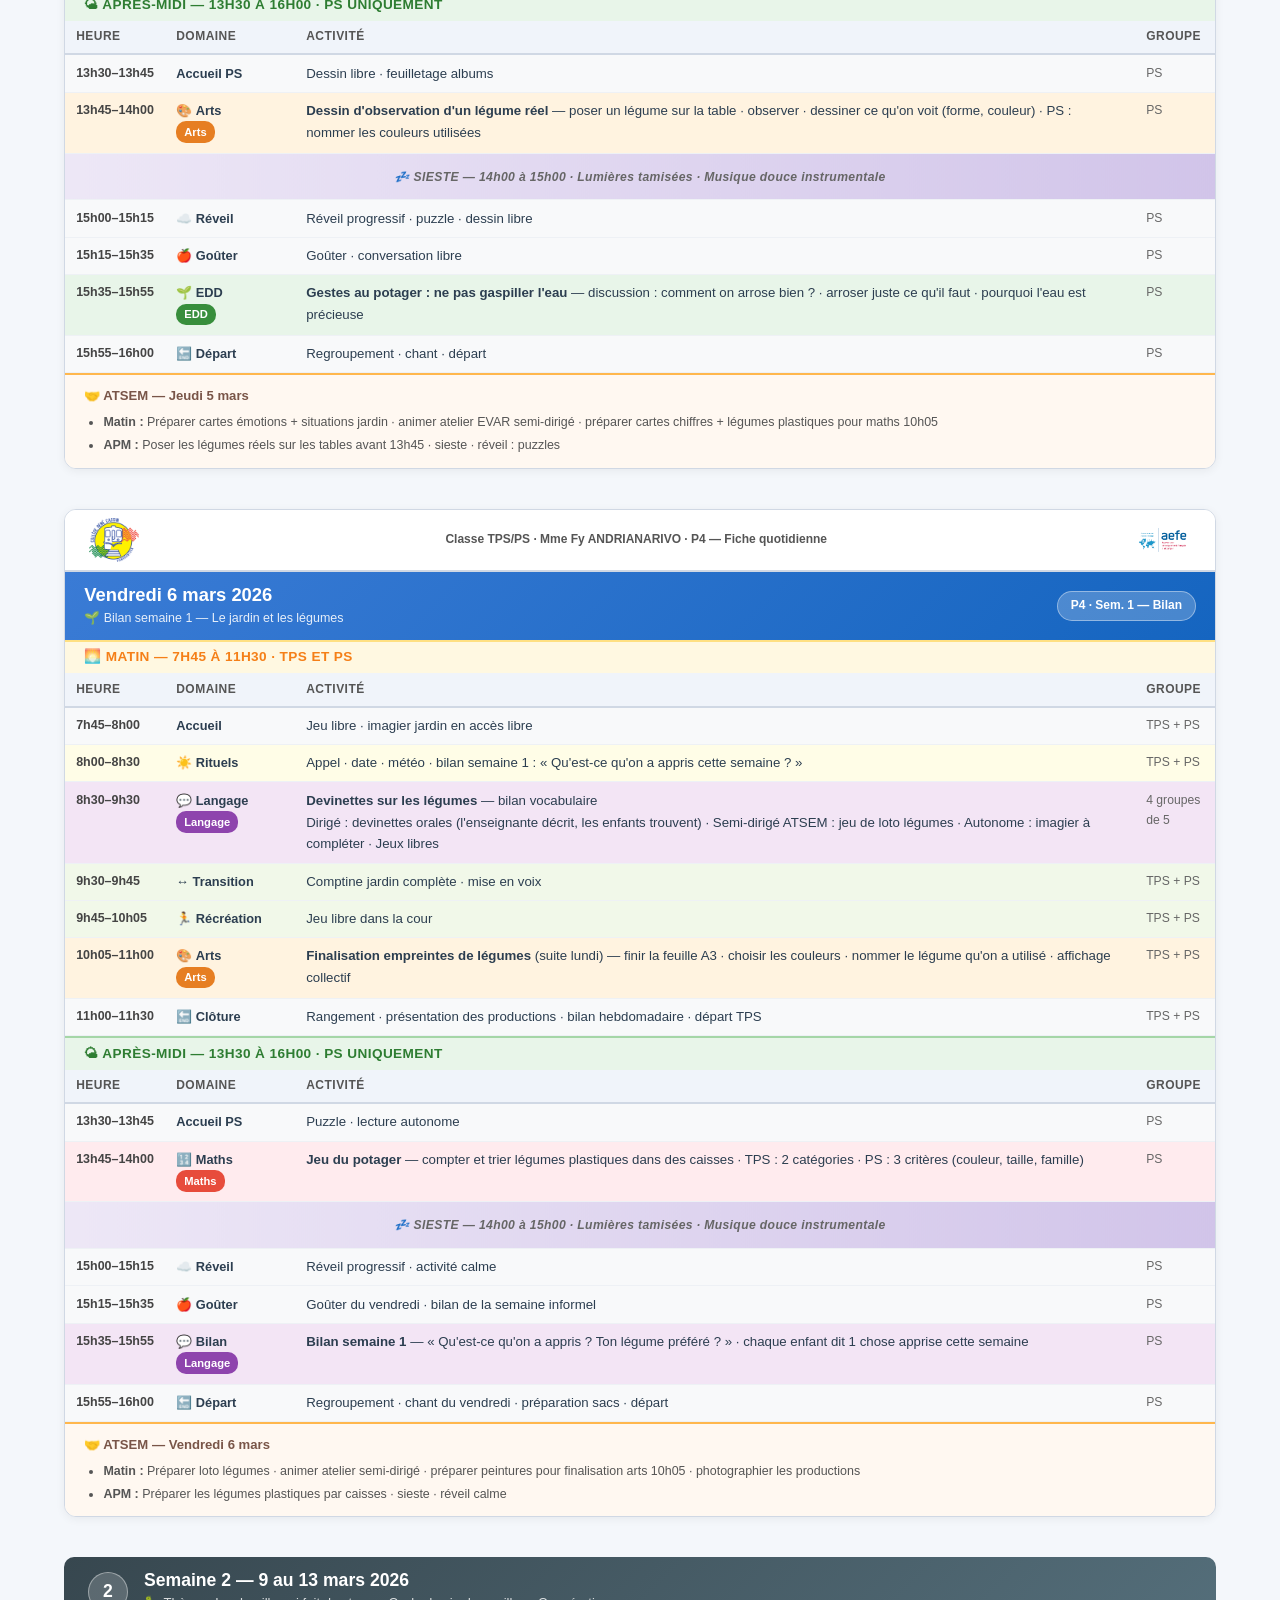
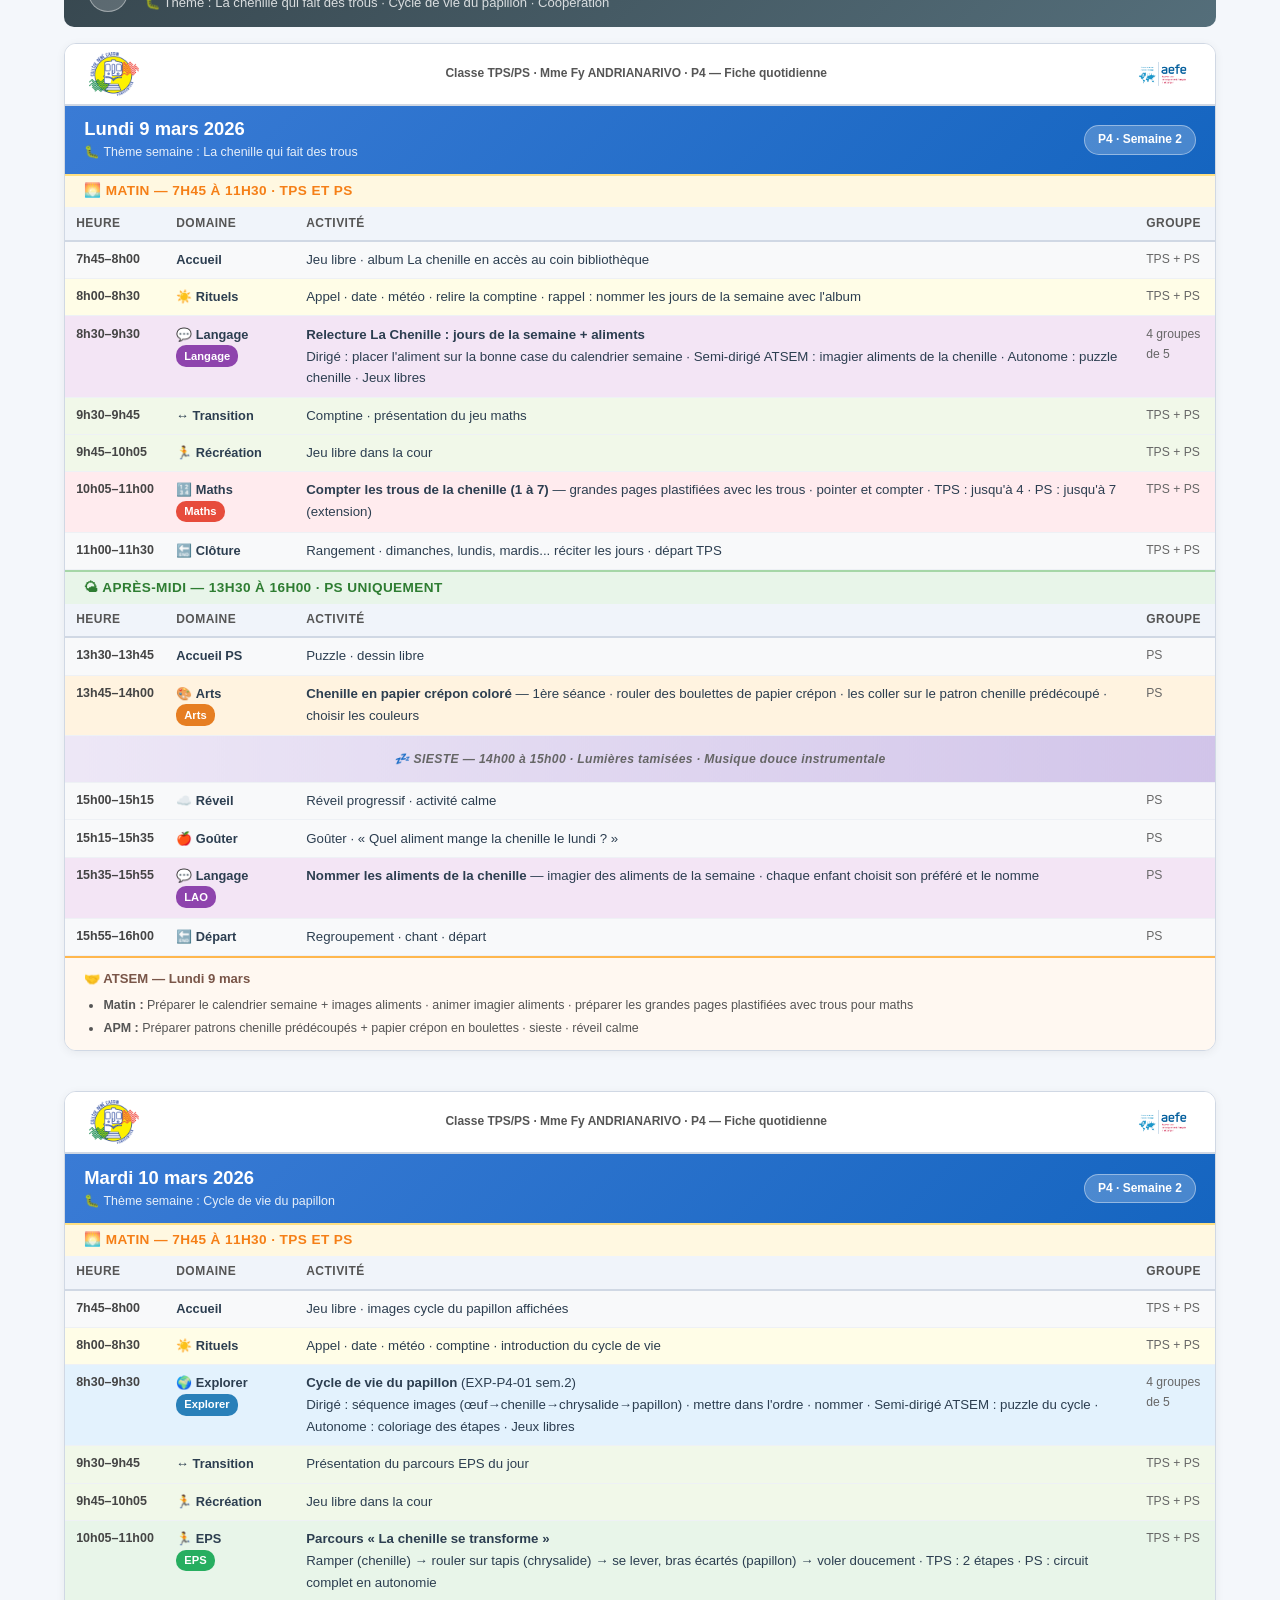
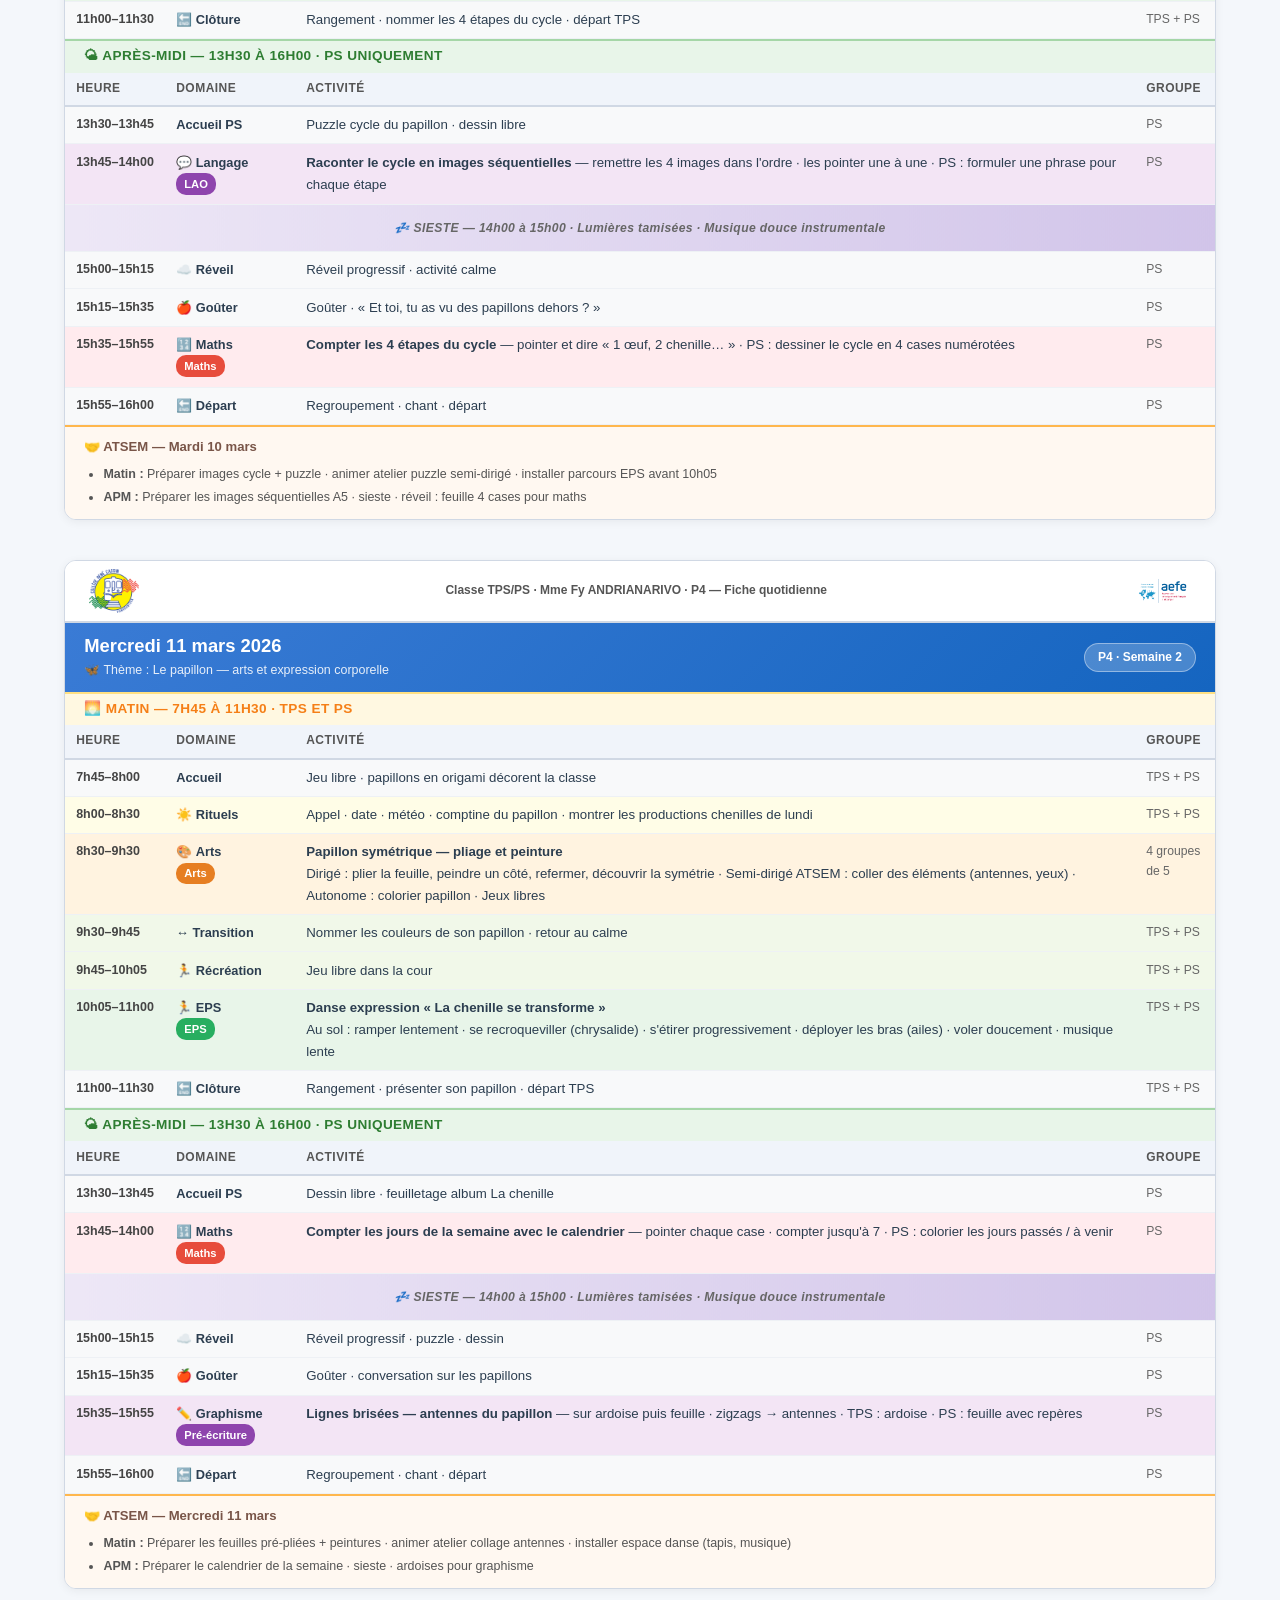
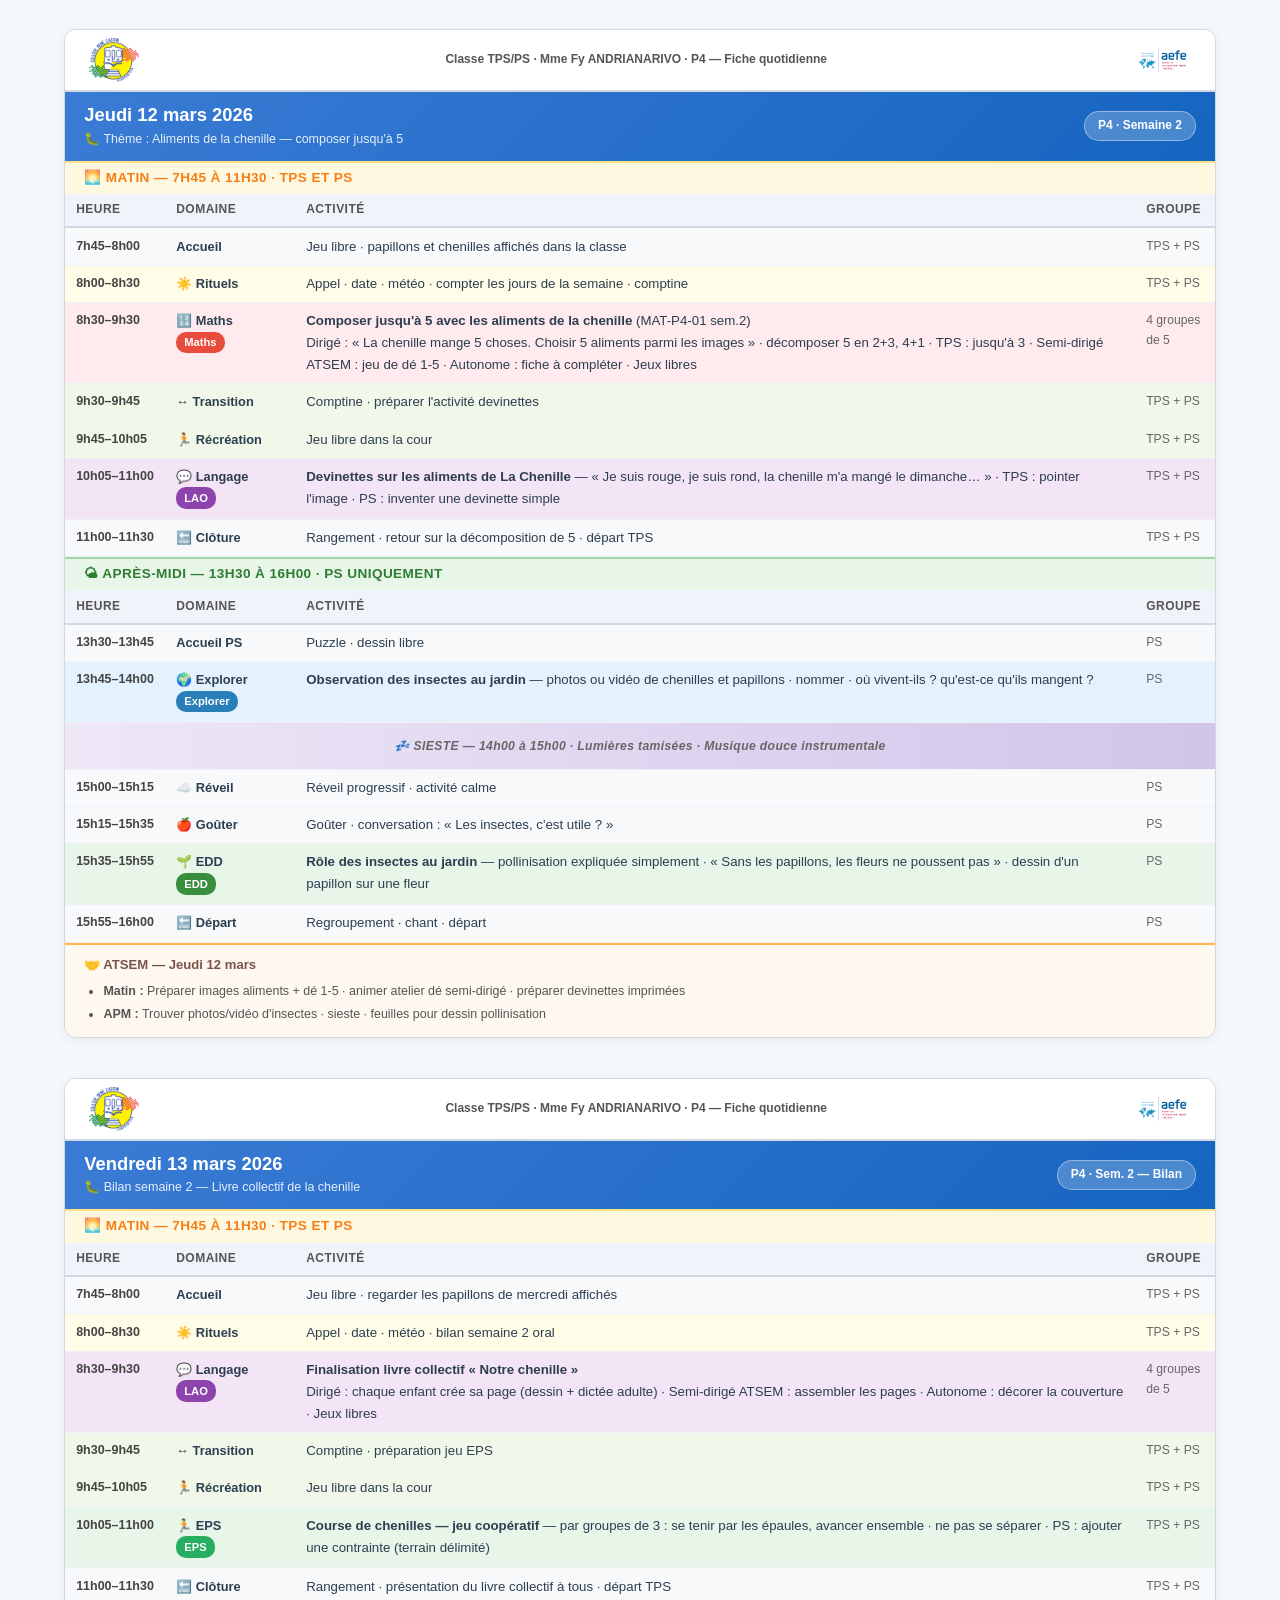
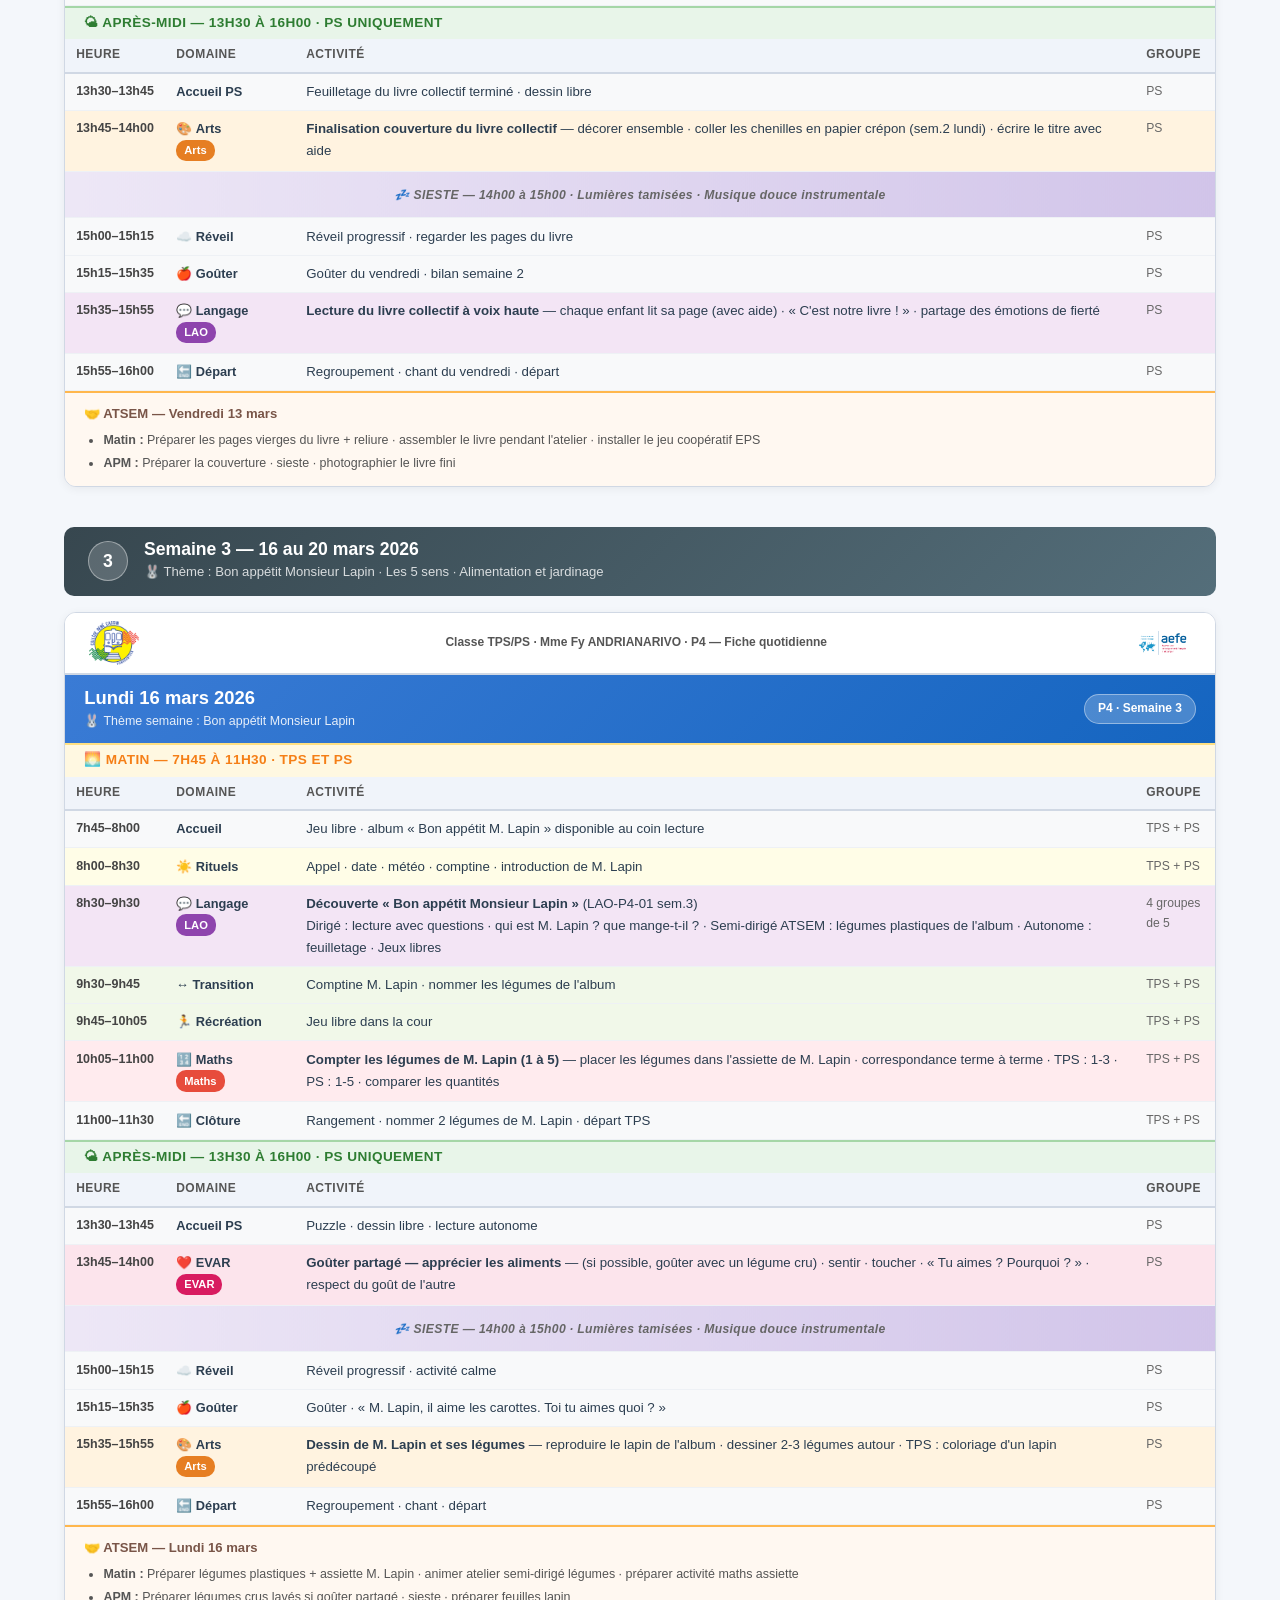
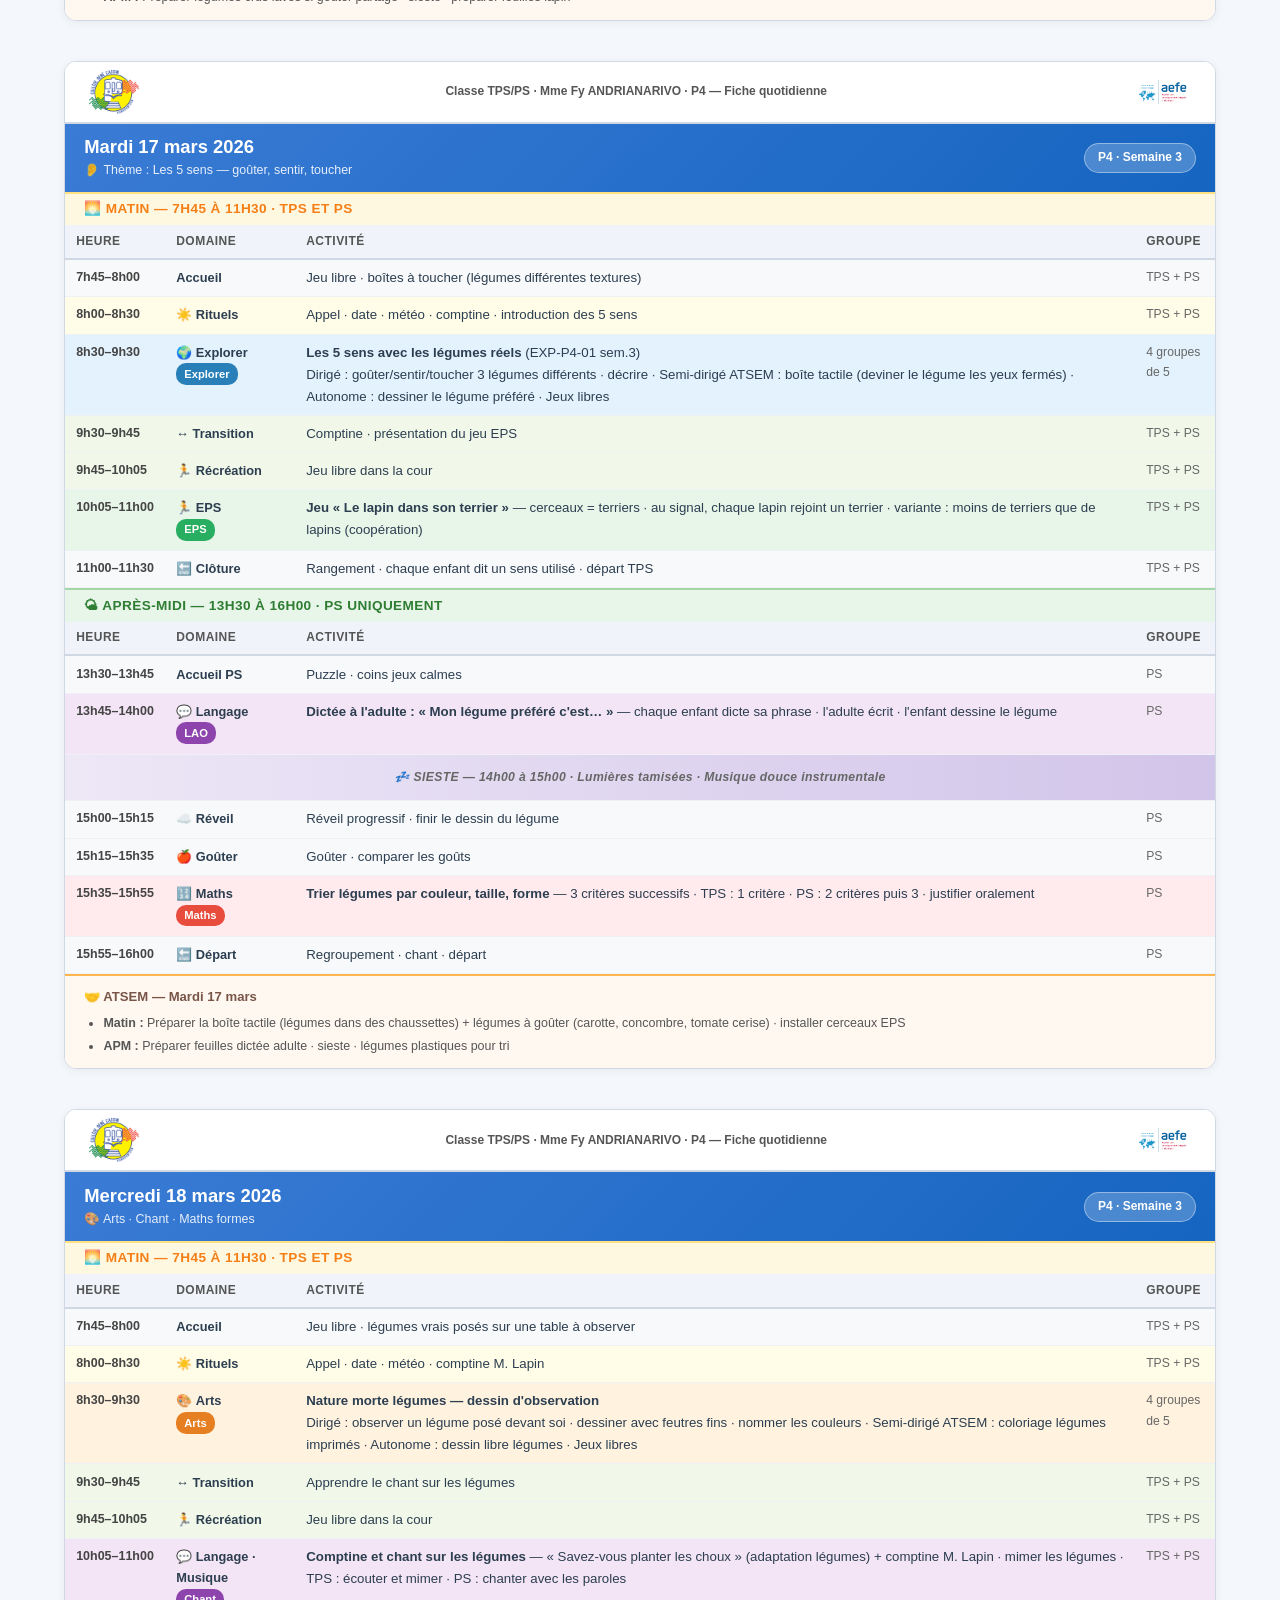
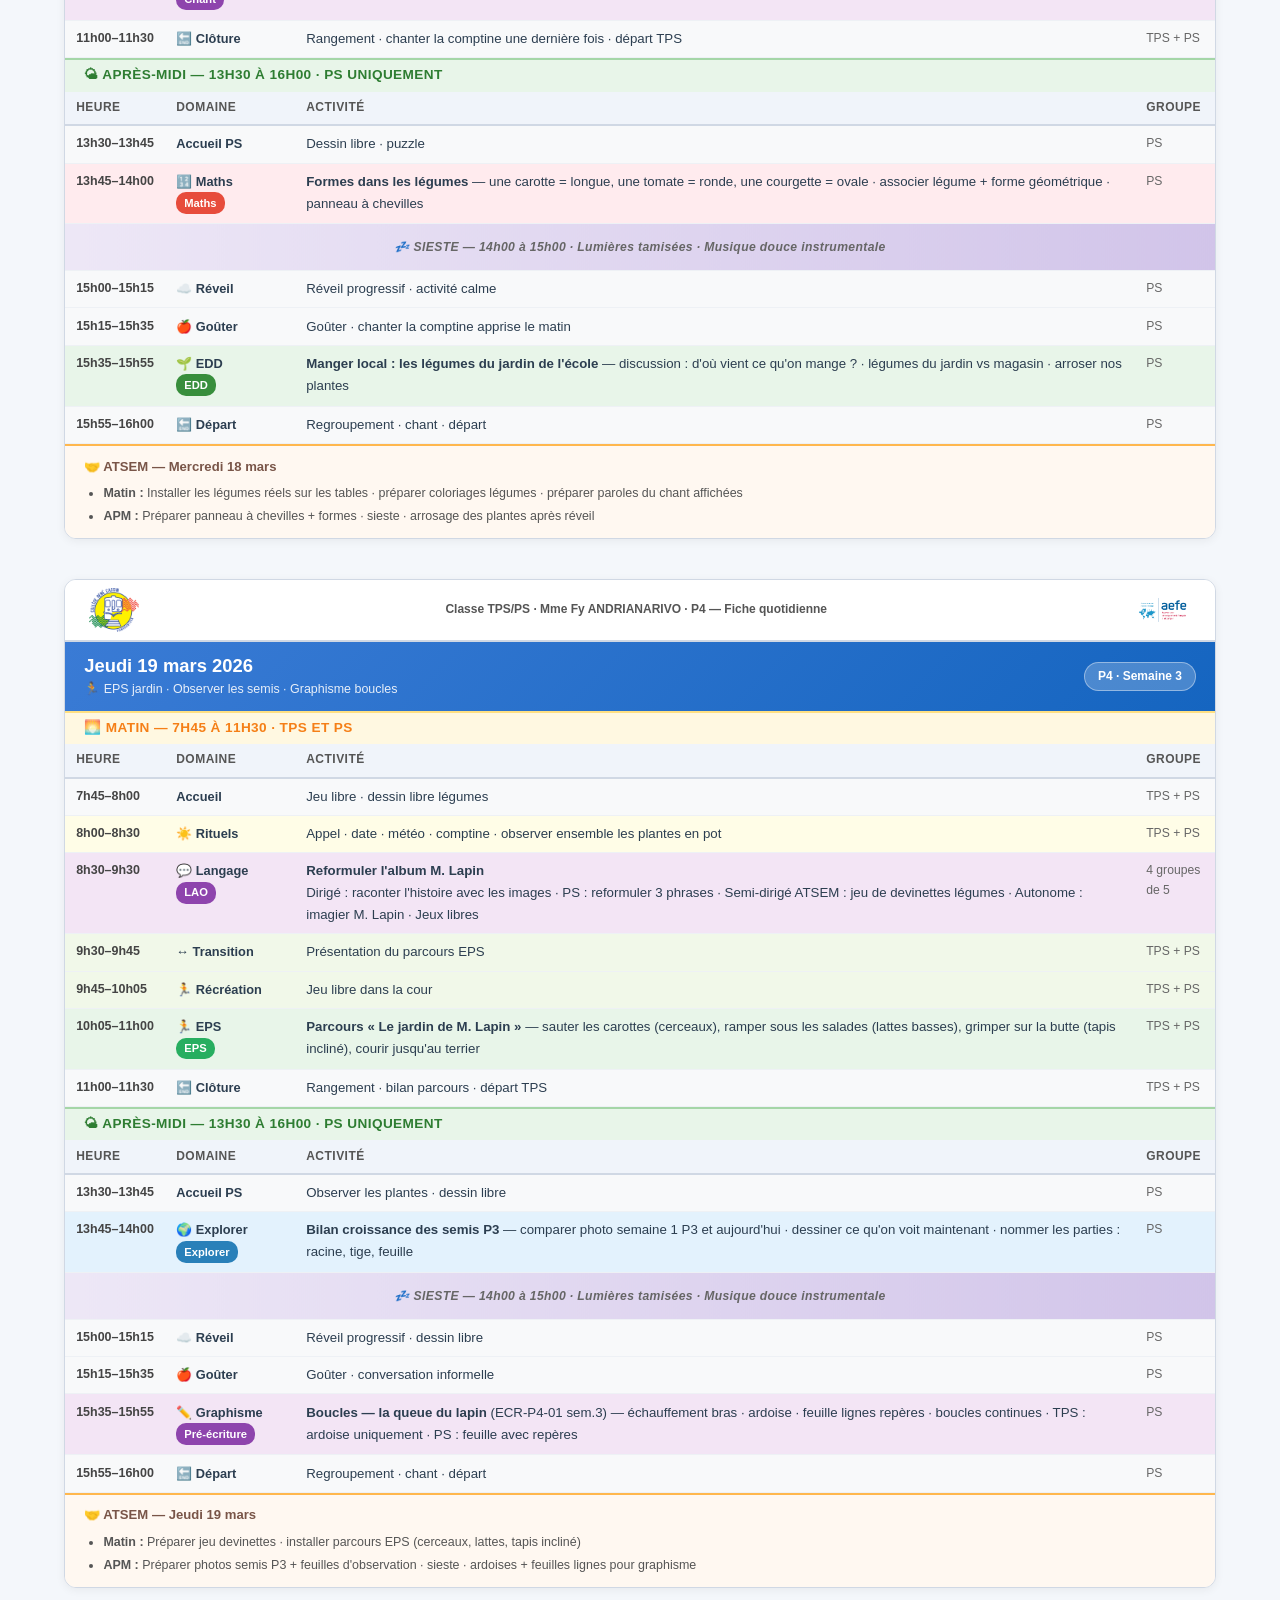
<file: fiches-quotidiennes-p4.html>
<!DOCTYPE html>
<html lang="fr">
<head>
  <meta charset="UTF-8">
  <meta name="viewport" content="width=device-width, initial-scale=1.0">
  <title>Fiches Quotidiennes P4 – 2 mars au 10 avril 2026 | TPS/PS</title>
  <link rel="stylesheet" href="css/style.css">
  <link rel="stylesheet" href="css/print.css">
</head>
<body>

<div class="logo-banner">
  <div class="logo-banner-inner">
    <div class="logo-ecole"><a href="index.html"><img src="assets/logo-rene-cassin.png" alt="Collège René Cassin"></a></div>
    <div class="logo-banner-center">
      <div class="titre-ecole">Collège Français René Cassin — Fianarantsoa</div>
      <div class="sous-titre">Mme Fy ANDRIANARIVO · Classe TPS / PS</div>
      <span class="annee-badge">Année scolaire 2025 – 2026</span>
    </div>
    <div class="logo-aefe"><img src="assets/logo-aefe.png" alt="AEFE"></div>
  </div>
</div>

<nav class="navbar">
  <div class="navbar-inner">
    <a href="index.html" class="navbar-brand">🏫 Maternelle René Cassin <span>Fianarantsoa – Classe TPS/PS</span></a>
    <div class="nav-links">
      <a href="index.html">Accueil</a>
      <a href="programmation.html">Prog.</a>
      <a href="periode1.html">P1</a>
      <a href="periode2.html">P2</a>
      <a href="periode3.html">P3</a>
      <a href="periode4.html">P4 ⭐</a>
      <a href="fiches-quotidiennes-p4.html" class="active">📅 P4 Quot.</a>
      <a href="fiches-quotidiennes-p5.html">📅 P5 Quot.</a>
      <a href="periode5.html">P5 ⭐</a>
      <a href="atsem.html">ATSEM</a>
      <a href="albums.html">Albums</a>
    </div>
  </div>
</nav>

<header class="page-header" style="background:linear-gradient(135deg,#E65100,#F4511E);">
  <div class="period-badge">📅 Période 4 — En cours ⭐</div>
  <h1>📋 Fiches Quotidiennes — Période 4</h1>
  <p>Mme Fy ANDRIANARIVO — Classe TPS/PS — René Cassin, Fianarantsoa</p>
  <p style="font-size:0.85rem;opacity:.85;">2 mars → 10 avril 2026 · 30 jours · Horaires mis à jour avec sieste 14h–15h</p>
</header>

<main class="container">

<!-- ===== HORAIRES MIS À JOUR ===== -->
<section style="margin-bottom:2rem;">
  <h2>⏰ Horaires officiels mis à jour</h2>
  <div style="display:grid;grid-template-columns:1fr 1fr;gap:1.5rem;">
    <div class="horaire-card">
      <table>
        <thead><tr><th colspan="2">🌅 Matin — TPS et PS (7h45–11h30)</th></tr></thead>
        <tbody>
          <tr><td>7h45–8h00</td><td>Accueil individualisé · coins jeux libres</td></tr>
          <tr><td>8h00–8h30</td><td>☀️ Regroupement matinal (rituels, date, météo, comptine)</td></tr>
          <tr><td>8h30–9h30</td><td>📚 Ateliers tournants (4 groupes en rotation)</td></tr>
          <tr><td>9h30–9h45</td><td>↔️ Regroupement de transition · comptine</td></tr>
          <tr><td>9h45–10h05</td><td>🏃 Récréation dans la cour</td></tr>
          <tr><td>10h05–11h00</td><td>📖 2ème temps d'apprentissage (activité principale)</td></tr>
          <tr><td>11h00–11h30</td><td>🔚 Rangement · regroupement final · départ TPS</td></tr>
        </tbody>
      </table>
    </div>
    <div class="horaire-card">
      <table>
        <thead><tr><th colspan="2">🌤 Après-midi — PS uniquement (13h30–16h00)</th></tr></thead>
        <tbody>
          <tr><td>13h30–13h45</td><td>Accueil PS · activité calme autonome</td></tr>
          <tr><td>13h45–14h00</td><td>Regroupement court · activité apaisante avant sieste</td></tr>
          <tr class="sieste-h"><td>14h00–15h00</td><td>💤 SIESTE — lumières tamisées · musique douce</td></tr>
          <tr><td>15h00–15h15</td><td>☁️ Réveil progressif · activité calme individuelle</td></tr>
          <tr><td>15h15–15h35</td><td>🍎 Goûter · conversation informelle</td></tr>
          <tr><td>15h35–15h55</td><td>✨ Activité courte (arts, langage, EDD, jeu)</td></tr>
          <tr><td>15h55–16h00</td><td>🔚 Regroupement final · chant · départ PS</td></tr>
        </tbody>
      </table>
    </div>
  </div>
  <div class="alert alert-info" style="margin-top:1rem;">
    <span>💡</span>
    <div><strong>Ateliers tournants (8h30–9h30) :</strong> 4 groupes de 5 enfants. Groupe 1 = atelier <em>dirigé</em> (avec l'enseignante, activité du domaine principal du jour). Groupe 2 = atelier <em>semi-dirigé</em> (avec l'ATSEM). Groupe 3 = atelier <em>autonome</em> (en lien avec la semaine). Groupe 4 = <em>jeux libres</em> (coins cuisine, puzzles, livres). Rotation toutes les 15 minutes.</div>
  </div>
</section>

<!-- ===== NAVIGATION PAR SEMAINE ===== -->
<div class="semaines-nav no-print">
  <a href="#sem1">Sem. 1 — Jardin (2–6 mars)</a>
  <a href="#sem2">Sem. 2 — La Chenille (9–13 mars)</a>
  <a href="#sem3">Sem. 3 — M. Lapin (16–20 mars)</a>
  <a href="#sem4">Sem. 4 — Navet géant (23–27 mars)</a>
  <a href="#sem5">Sem. 5 — Pâques (30 mars–3 avr.)</a>
  <a href="#sem6">Sem. 6 — Fête des mères (6–10 avr.)</a>
</div>

<!-- ========================================================
     SEMAINE 1 — 2 au 6 mars 2026
     ======================================================== -->
<div class="semaine-header" id="sem1">
  <div class="semaine-num">1</div>
  <div>
    <h2>Semaine 1 — 2 au 6 mars 2026</h2>
    <p class="sem-theme">🌱 Thème : Le jardin et les légumes · Albums : La chenille qui fait des trous (découverte) · Bon appétit M. Lapin</p>
  </div>
</div>

<!-- LUNDI 2 MARS -->
<div class="fiche-jour" id="j-2026-03-02">
  <div class="fiche-logos">
    <img src="assets/logo-rene-cassin.png" class="logo-ecole-sm" alt="René Cassin">
    <div class="fiche-logos-center">Classe TPS/PS · Mme Fy ANDRIANARIVO · P4 — Fiche quotidienne</div>
    <img src="assets/logo-aefe.png" class="logo-aefe-sm" alt="AEFE">
  </div>
  <div class="jour-header">
    <div><h3 class="jour-titre">Lundi 2 mars 2026</h3><div class="jour-theme">🌱 Thème semaine : Le jardin et les légumes</div></div>
    <div class="jour-periode-badge">P4 · Semaine 1</div>
  </div>
  <h4 class="bloc-titre matin">🌅 MATIN — 7h45 à 11h30 · TPS et PS</h4>
  <table class="planning-table">
    <thead><tr><th>Heure</th><th>Domaine</th><th>Activité</th><th>Groupe</th></tr></thead>
    <tbody>
      <tr class="tr-accueil"><td>7h45–8h00</td><td>Accueil</td><td>Jeu libre dans les coins · bonjour individualisé · présentation du thème P4 (affiche jardin)</td><td>TPS + PS</td></tr>
      <tr class="tr-rituel"><td>8h00–8h30</td><td>☀️ Rituels</td><td>Appel nominal · date · météo · comptine « Dans mon jardin » (nouvelle) · présentation frise des thèmes P4</td><td>TPS + PS</td></tr>
      <tr class="tr-langage"><td>8h30–9h30</td><td>💬 <strong>LAO</strong><br><span class="dom-badge dom-langage">Langage</span></td><td><strong>Découverte vocabulaire du jardin</strong> (LAO-P4-01 sem.1)<br>Dirigé : nommer légumes sur images plastifiées · Semi-dirigé ATSEM : boîte à images jardin · Autonome : imagier jardin à feuilleter · Jeux libres : dînette + légumes plastiques</td><td>4 groupes de 5</td></tr>
      <tr class="tr-recre"><td>9h30–9h45</td><td>↔️ Transition</td><td>Regroupement · retour sur la comptine du matin · présentation du parcours EPS</td><td>TPS + PS</td></tr>
      <tr class="tr-recre"><td>9h45–10h05</td><td>🏃 Récréation</td><td>Jeu libre dans la cour</td><td>TPS + PS</td></tr>
      <tr class="tr-eps"><td>10h05–11h00</td><td>🏃 <strong>EPS</strong><br><span class="dom-badge dom-eps">EPS</span></td><td><strong>Découverte de la salle de sport — début P4</strong><br>Exploration libre du matériel · Règles de sécurité · Nommer ce qu'on fait · TPS : marcher/courir librement · PS : essayer 3 agrès différents</td><td>TPS + PS</td></tr>
      <tr class="tr-accueil"><td>11h00–11h30</td><td>🔚 Clôture</td><td>Rangement · regroupement · bilan du matin (nommer 2 légumes appris) · départ TPS</td><td>TPS + PS</td></tr>
    </tbody>
  </table>
  <h4 class="bloc-titre apm">🌤 APRÈS-MIDI — 13h30 à 16h00 · PS uniquement</h4>
  <table class="planning-table">
    <thead><tr><th>Heure</th><th>Domaine</th><th>Activité</th><th>Groupe</th></tr></thead>
    <tbody>
      <tr class="tr-accueil"><td>13h30–13h45</td><td>Accueil PS</td><td>Puzzle · dessin libre · feuilletage albums P4</td><td>PS</td></tr>
      <tr class="tr-arts"><td>13h45–14h00</td><td>🎨 <strong>Arts</strong><br><span class="dom-badge dom-arts">Arts</span></td><td><strong>Empreintes de légumes</strong> — pomme de terre taillée en formes simples · peinture tempera · papier blanc A3 · chaque enfant commence sa feuille</td><td>PS (groupes)</td></tr>
      <tr class="tr-sieste"><td colspan="4">💤 SIESTE — 14h00 à 15h00 · Lumières tamisées · Musique douce instrumentale</td></tr>
      <tr class="tr-accueil"><td>15h00–15h15</td><td>☁️ Réveil</td><td>Réveil progressif · dessin libre · puzzle 4 pièces · activité calme individuelle</td><td>PS</td></tr>
      <tr class="tr-accueil"><td>15h15–15h35</td><td>🍎 Goûter</td><td>Goûter · conversation libre sur le thème du jardin</td><td>PS</td></tr>
      <tr class="tr-edd"><td>15h35–15h55</td><td>🌱 <strong>EDD</strong><br><span class="dom-badge dom-edd">EDD</span></td><td><strong>Observer et arroser nos plantations de P3</strong> — noter ce qu'on voit · arroser avec l'arrosoir adapté · premieres feuilles ?</td><td>PS</td></tr>
      <tr class="tr-accueil"><td>15h55–16h00</td><td>🔚 Départ</td><td>Regroupement final · chant du soir · préparation des sacs · départ</td><td>PS</td></tr>
    </tbody>
  </table>
  <div class="atsem-box-jour">
    <h5>🤝 ATSEM — Lundi 2 mars</h5>
    <ul>
      <li><strong>Matin :</strong> Préparer les images légumes plastifiées (A6) · animer la boîte à images avec groupe 2 · superviser la récréation</li>
      <li><strong>APM :</strong> Préparer peinture + pommes de terre taillées avant 13h45 · gérer la sieste (couvertures, lumières, musique) · réveil : distribuer les activités calmes</li>
    </ul>
  </div>
</div>

<!-- MARDI 3 MARS -->
<div class="fiche-jour" id="j-2026-03-03">
  <div class="fiche-logos">
    <img src="assets/logo-rene-cassin.png" class="logo-ecole-sm" alt="René Cassin">
    <div class="fiche-logos-center">Classe TPS/PS · Mme Fy ANDRIANARIVO · P4 — Fiche quotidienne</div>
    <img src="assets/logo-aefe.png" class="logo-aefe-sm" alt="AEFE">
  </div>
  <div class="jour-header">
    <div><h3 class="jour-titre">Mardi 3 mars 2026</h3><div class="jour-theme">🌱 Thème semaine : Le jardin et les légumes</div></div>
    <div class="jour-periode-badge">P4 · Semaine 1</div>
  </div>
  <h4 class="bloc-titre matin">🌅 MATIN — 7h45 à 11h30 · TPS et PS</h4>
  <table class="planning-table">
    <thead><tr><th>Heure</th><th>Domaine</th><th>Activité</th><th>Groupe</th></tr></thead>
    <tbody>
      <tr class="tr-accueil"><td>7h45–8h00</td><td>Accueil</td><td>Jeu libre · observer le panneau de légumes affiché</td><td>TPS + PS</td></tr>
      <tr class="tr-rituel"><td>8h00–8h30</td><td>☀️ Rituels</td><td>Appel · date · météo · comptine jardin · rappel vocabulaire légumes de lundi</td><td>TPS + PS</td></tr>
      <tr class="tr-maths"><td>8h30–9h30</td><td>🔢 <strong>Maths</strong><br><span class="dom-badge dom-maths">Maths</span></td><td><strong>Dénombrement légumes 1 à 4</strong> (MAT-P4-01 sem.1)<br>Dirigé : compter et prendre la bonne quantité de légumes plastiques · Semi-dirigé ATSEM : jeu « Donne-moi 2 carottes » · Autonome : fiche avec légumes à entourer · Jeux libres : coins</td><td>4 groupes de 5</td></tr>
      <tr class="tr-recre"><td>9h30–9h45</td><td>↔️ Transition</td><td>Comptine des doigts · présentation graphisme du jour</td><td>TPS + PS</td></tr>
      <tr class="tr-recre"><td>9h45–10h05</td><td>🏃 Récréation</td><td>Jeu libre dans la cour</td><td>TPS + PS</td></tr>
      <tr class="tr-langage"><td>10h05–11h00</td><td>✏️ <strong>Graphisme</strong><br><span class="dom-badge dom-langage">Pré-écriture</span></td><td><strong>Cercles et spirales — la chenille fait des ronds</strong> (ECR-P4-01)<br>Échauffement bras en l'air · ardoise · puis feuille A4 · TPS : tampons ronds · PS : tracer des cercles fermés</td><td>TPS + PS</td></tr>
      <tr class="tr-accueil"><td>11h00–11h30</td><td>🔚 Clôture</td><td>Rangement · regroupement · chaque enfant dit un nombre de 1 à 4 · départ TPS</td><td>TPS + PS</td></tr>
    </tbody>
  </table>
  <h4 class="bloc-titre apm">🌤 APRÈS-MIDI — 13h30 à 16h00 · PS uniquement</h4>
  <table class="planning-table">
    <thead><tr><th>Heure</th><th>Domaine</th><th>Activité</th><th>Groupe</th></tr></thead>
    <tbody>
      <tr class="tr-accueil"><td>13h30–13h45</td><td>Accueil PS</td><td>Puzzle · coins jeux calmes</td><td>PS</td></tr>
      <tr class="tr-explorer"><td>13h45–14h00</td><td>🌍 <strong>Explorer</strong><br><span class="dom-badge dom-explorer">Explorer</span></td><td><strong>Observer les graines plantées en P3</strong> — regarder dans les pots · qu'est-ce qu'on voit ? · une pousse ? · dessiner l'observation sur une fiche</td><td>PS</td></tr>
      <tr class="tr-sieste"><td colspan="4">💤 SIESTE — 14h00 à 15h00 · Lumières tamisées · Musique douce instrumentale</td></tr>
      <tr class="tr-accueil"><td>15h00–15h15</td><td>☁️ Réveil</td><td>Réveil progressif · coloriage libre · puzzle</td><td>PS</td></tr>
      <tr class="tr-accueil"><td>15h15–15h35</td><td>🍎 Goûter</td><td>Goûter · conversation : « Tu as vu quelque chose dans ton pot ? »</td><td>PS</td></tr>
      <tr class="tr-langage"><td>15h35–15h55</td><td>💬 <strong>Langage</strong><br><span class="dom-badge dom-langage">LAO</span></td><td><strong>Comptine « Dans mon jardin »</strong> — mémoriser le premier couplet · mimer les légumes · chanter ensemble</td><td>PS</td></tr>
      <tr class="tr-accueil"><td>15h55–16h00</td><td>🔚 Départ</td><td>Regroupement final · chant · préparation sacs · départ</td><td>PS</td></tr>
    </tbody>
  </table>
  <div class="atsem-box-jour">
    <h5>🤝 ATSEM — Mardi 3 mars</h5>
    <ul>
      <li><strong>Matin :</strong> Préparer fiches maths (légumes à entourer) · animer atelier « Donne-moi » avec groupe 2 · préparer les ardoises et tampons ronds pour graphisme</li>
      <li><strong>APM :</strong> Préparer les fiches d'observation (pots de plantes) · gérer la sieste · après réveil : distribuer coloriages</li>
    </ul>
  </div>
</div>

<!-- MERCREDI 4 MARS -->
<div class="fiche-jour" id="j-2026-03-04">
  <div class="fiche-logos">
    <img src="assets/logo-rene-cassin.png" class="logo-ecole-sm" alt="René Cassin">
    <div class="fiche-logos-center">Classe TPS/PS · Mme Fy ANDRIANARIVO · P4 — Fiche quotidienne</div>
    <img src="assets/logo-aefe.png" class="logo-aefe-sm" alt="AEFE">
  </div>
  <div class="jour-header">
    <div><h3 class="jour-titre">Mercredi 4 mars 2026</h3><div class="jour-theme">🌱 Thème semaine : Le jardin et les légumes</div></div>
    <div class="jour-periode-badge">P4 · Semaine 1</div>
  </div>
  <h4 class="bloc-titre matin">🌅 MATIN — 7h45 à 11h30 · TPS et PS</h4>
  <table class="planning-table">
    <thead><tr><th>Heure</th><th>Domaine</th><th>Activité</th><th>Groupe</th></tr></thead>
    <tbody>
      <tr class="tr-accueil"><td>7h45–8h00</td><td>Accueil</td><td>Jeu libre · coins cuisine et dînette</td><td>TPS + PS</td></tr>
      <tr class="tr-rituel"><td>8h00–8h30</td><td>☀️ Rituels</td><td>Appel · date · météo · comptine jardin · rituel du calendrier P4</td><td>TPS + PS</td></tr>
      <tr class="tr-langage"><td>8h30–9h30</td><td>💬 <strong>Langage</strong><br><span class="dom-badge dom-langage">Langage</span></td><td><strong>Première lecture « La chenille qui fait des trous »</strong> (LAO-P4-02)<br>Dirigé : lecture collective avec questions · Semi-dirigé ATSEM : reconstituer les aliments de la chenille avec images · Autonome : feuilleter l'album · Jeux libres</td><td>4 groupes de 5</td></tr>
      <tr class="tr-recre"><td>9h30–9h45</td><td>↔️ Transition</td><td>Comptine · présentation du parcours EPS</td><td>TPS + PS</td></tr>
      <tr class="tr-recre"><td>9h45–10h05</td><td>🏃 Récréation</td><td>Jeu libre dans la cour</td><td>TPS + PS</td></tr>
      <tr class="tr-eps"><td>10h05–11h00</td><td>🏃 <strong>EPS</strong><br><span class="dom-badge dom-eps">EPS</span></td><td><strong>Parcours jardin — « On est des vers de terre »</strong><br>Ramper sous les lattes (ver de terre) · sauter dans les cerceaux (semer) · marcher sur le banc (allée du jardin) · TPS : 2 étapes · PS : circuit complet</td><td>TPS + PS</td></tr>
      <tr class="tr-accueil"><td>11h00–11h30</td><td>🔚 Clôture</td><td>Rangement · retour sur La Chenille : nommer 2 aliments · départ TPS</td><td>TPS + PS</td></tr>
    </tbody>
  </table>
  <h4 class="bloc-titre apm">🌤 APRÈS-MIDI — 13h30 à 16h00 · PS uniquement</h4>
  <table class="planning-table">
    <thead><tr><th>Heure</th><th>Domaine</th><th>Activité</th><th>Groupe</th></tr></thead>
    <tbody>
      <tr class="tr-accueil"><td>13h30–13h45</td><td>Accueil PS</td><td>Puzzle · lecture autonome de « La chenille »</td><td>PS</td></tr>
      <tr class="tr-maths"><td>13h45–14h00</td><td>🔢 <strong>Maths</strong><br><span class="dom-badge dom-maths">Maths</span></td><td><strong>Trier les légumes par couleur et par taille</strong> — légumes plastiques dans 2 cerceaux · TPS : 1 critère · PS : 2 critères</td><td>PS</td></tr>
      <tr class="tr-sieste"><td colspan="4">💤 SIESTE — 14h00 à 15h00 · Lumières tamisées · Musique douce instrumentale</td></tr>
      <tr class="tr-accueil"><td>15h00–15h15</td><td>☁️ Réveil</td><td>Réveil progressif · activité calme au choix</td><td>PS</td></tr>
      <tr class="tr-accueil"><td>15h15–15h35</td><td>🍎 Goûter</td><td>Goûter · « Qu'est-ce que la chenille mange dans le livre ? »</td><td>PS</td></tr>
      <tr class="tr-langage"><td>15h35–15h55</td><td>💬 <strong>Langage</strong><br><span class="dom-badge dom-langage">LAO</span></td><td><strong>Retour sur l'album</strong> — nommer les aliments dans l'ordre de la semaine · TPS : pointer · PS : dire de mémoire</td><td>PS</td></tr>
      <tr class="tr-accueil"><td>15h55–16h00</td><td>🔚 Départ</td><td>Regroupement · chant · départ</td><td>PS</td></tr>
    </tbody>
  </table>
  <div class="atsem-box-jour">
    <h5>🤝 ATSEM — Mercredi 4 mars</h5>
    <ul>
      <li><strong>Matin :</strong> Préparer les images aliments de la chenille · animer atelier semi-dirigé · installer le parcours EPS avant 10h05</li>
      <li><strong>APM :</strong> Préparer légumes plastiques + cerceaux de tri · sieste · réveil calme</li>
    </ul>
  </div>
</div>

<!-- JEUDI 5 MARS -->
<div class="fiche-jour" id="j-2026-03-05">
  <div class="fiche-logos">
    <img src="assets/logo-rene-cassin.png" class="logo-ecole-sm" alt="René Cassin">
    <div class="fiche-logos-center">Classe TPS/PS · Mme Fy ANDRIANARIVO · P4 — Fiche quotidienne</div>
    <img src="assets/logo-aefe.png" class="logo-aefe-sm" alt="AEFE">
  </div>
  <div class="jour-header">
    <div><h3 class="jour-titre">Jeudi 5 mars 2026</h3><div class="jour-theme">🌱 Thème semaine : Le jardin et les légumes</div></div>
    <div class="jour-periode-badge">P4 · Semaine 1</div>
  </div>
  <h4 class="bloc-titre matin">🌅 MATIN — 7h45 à 11h30 · TPS et PS</h4>
  <table class="planning-table">
    <thead><tr><th>Heure</th><th>Domaine</th><th>Activité</th><th>Groupe</th></tr></thead>
    <tbody>
      <tr class="tr-accueil"><td>7h45–8h00</td><td>Accueil</td><td>Jeu libre · coins puzzles et livres</td><td>TPS + PS</td></tr>
      <tr class="tr-rituel"><td>8h00–8h30</td><td>☀️ Rituels</td><td>Appel · date · météo · frise émotions · comptine jardin</td><td>TPS + PS</td></tr>
      <tr class="tr-evar"><td>8h30–9h30</td><td>❤️ <strong>EVAR</strong><br><span class="dom-badge dom-evar">EVAR</span></td><td><strong>La joie de faire pousser quelque chose</strong> (EVAR-P4-01 sem.1)<br>Dirigé : parler de sa plante P3 · qu'est-ce que ça fait de voir pousser ? · nommer l'émotion ressentie · Semi-dirigé ATSEM : cartes émotions + situation jardin · Autonome : dessin libre</td><td>4 groupes de 5</td></tr>
      <tr class="tr-recre"><td>9h30–9h45</td><td>↔️ Transition</td><td>Regroupement · préparer l'atelier maths</td><td>TPS + PS</td></tr>
      <tr class="tr-recre"><td>9h45–10h05</td><td>🏃 Récréation</td><td>Jeu libre dans la cour</td><td>TPS + PS</td></tr>
      <tr class="tr-maths"><td>10h05–11h00</td><td>🔢 <strong>Maths</strong><br><span class="dom-badge dom-maths">Maths</span></td><td><strong>Associer le chiffre écrit à la quantité de légumes</strong> — cartes chiffres 1–4 + légumes plastiques · TPS : 1 et 2 · PS : 1 à 4 · loto des quantités</td><td>TPS + PS</td></tr>
      <tr class="tr-accueil"><td>11h00–11h30</td><td>🔚 Clôture</td><td>Rangement · chaque enfant montre 3 légumes appris · départ TPS</td><td>TPS + PS</td></tr>
    </tbody>
  </table>
  <h4 class="bloc-titre apm">🌤 APRÈS-MIDI — 13h30 à 16h00 · PS uniquement</h4>
  <table class="planning-table">
    <thead><tr><th>Heure</th><th>Domaine</th><th>Activité</th><th>Groupe</th></tr></thead>
    <tbody>
      <tr class="tr-accueil"><td>13h30–13h45</td><td>Accueil PS</td><td>Dessin libre · feuilletage albums</td><td>PS</td></tr>
      <tr class="tr-arts"><td>13h45–14h00</td><td>🎨 <strong>Arts</strong><br><span class="dom-badge dom-arts">Arts</span></td><td><strong>Dessin d'observation d'un légume réel</strong> — poser un légume sur la table · observer · dessiner ce qu'on voit (forme, couleur) · PS : nommer les couleurs utilisées</td><td>PS</td></tr>
      <tr class="tr-sieste"><td colspan="4">💤 SIESTE — 14h00 à 15h00 · Lumières tamisées · Musique douce instrumentale</td></tr>
      <tr class="tr-accueil"><td>15h00–15h15</td><td>☁️ Réveil</td><td>Réveil progressif · puzzle · dessin libre</td><td>PS</td></tr>
      <tr class="tr-accueil"><td>15h15–15h35</td><td>🍎 Goûter</td><td>Goûter · conversation libre</td><td>PS</td></tr>
      <tr class="tr-edd"><td>15h35–15h55</td><td>🌱 <strong>EDD</strong><br><span class="dom-badge dom-edd">EDD</span></td><td><strong>Gestes au potager : ne pas gaspiller l'eau</strong> — discussion : comment on arrose bien ? · arroser juste ce qu'il faut · pourquoi l'eau est précieuse</td><td>PS</td></tr>
      <tr class="tr-accueil"><td>15h55–16h00</td><td>🔚 Départ</td><td>Regroupement · chant · départ</td><td>PS</td></tr>
    </tbody>
  </table>
  <div class="atsem-box-jour">
    <h5>🤝 ATSEM — Jeudi 5 mars</h5>
    <ul>
      <li><strong>Matin :</strong> Préparer cartes émotions + situations jardin · animer atelier EVAR semi-dirigé · préparer cartes chiffres + légumes plastiques pour maths 10h05</li>
      <li><strong>APM :</strong> Poser les légumes réels sur les tables avant 13h45 · sieste · réveil : puzzles</li>
    </ul>
  </div>
</div>

<!-- VENDREDI 6 MARS -->
<div class="fiche-jour" id="j-2026-03-06">
  <div class="fiche-logos">
    <img src="assets/logo-rene-cassin.png" class="logo-ecole-sm" alt="René Cassin">
    <div class="fiche-logos-center">Classe TPS/PS · Mme Fy ANDRIANARIVO · P4 — Fiche quotidienne</div>
    <img src="assets/logo-aefe.png" class="logo-aefe-sm" alt="AEFE">
  </div>
  <div class="jour-header">
    <div><h3 class="jour-titre">Vendredi 6 mars 2026</h3><div class="jour-theme">🌱 Bilan semaine 1 — Le jardin et les légumes</div></div>
    <div class="jour-periode-badge">P4 · Sem. 1 — Bilan</div>
  </div>
  <h4 class="bloc-titre matin">🌅 MATIN — 7h45 à 11h30 · TPS et PS</h4>
  <table class="planning-table">
    <thead><tr><th>Heure</th><th>Domaine</th><th>Activité</th><th>Groupe</th></tr></thead>
    <tbody>
      <tr class="tr-accueil"><td>7h45–8h00</td><td>Accueil</td><td>Jeu libre · imagier jardin en accès libre</td><td>TPS + PS</td></tr>
      <tr class="tr-rituel"><td>8h00–8h30</td><td>☀️ Rituels</td><td>Appel · date · météo · bilan semaine 1 : « Qu'est-ce qu'on a appris cette semaine ? »</td><td>TPS + PS</td></tr>
      <tr class="tr-langage"><td>8h30–9h30</td><td>💬 <strong>Langage</strong><br><span class="dom-badge dom-langage">Langage</span></td><td><strong>Devinettes sur les légumes</strong> — bilan vocabulaire<br>Dirigé : devinettes orales (l'enseignante décrit, les enfants trouvent) · Semi-dirigé ATSEM : jeu de loto légumes · Autonome : imagier à compléter · Jeux libres</td><td>4 groupes de 5</td></tr>
      <tr class="tr-recre"><td>9h30–9h45</td><td>↔️ Transition</td><td>Comptine jardin complète · mise en voix</td><td>TPS + PS</td></tr>
      <tr class="tr-recre"><td>9h45–10h05</td><td>🏃 Récréation</td><td>Jeu libre dans la cour</td><td>TPS + PS</td></tr>
      <tr class="tr-arts"><td>10h05–11h00</td><td>🎨 <strong>Arts</strong><br><span class="dom-badge dom-arts">Arts</span></td><td><strong>Finalisation empreintes de légumes</strong> (suite lundi) — finir la feuille A3 · choisir les couleurs · nommer le légume qu'on a utilisé · affichage collectif</td><td>TPS + PS</td></tr>
      <tr class="tr-accueil"><td>11h00–11h30</td><td>🔚 Clôture</td><td>Rangement · présentation des productions · bilan hebdomadaire · départ TPS</td><td>TPS + PS</td></tr>
    </tbody>
  </table>
  <h4 class="bloc-titre apm">🌤 APRÈS-MIDI — 13h30 à 16h00 · PS uniquement</h4>
  <table class="planning-table">
    <thead><tr><th>Heure</th><th>Domaine</th><th>Activité</th><th>Groupe</th></tr></thead>
    <tbody>
      <tr class="tr-accueil"><td>13h30–13h45</td><td>Accueil PS</td><td>Puzzle · lecture autonome</td><td>PS</td></tr>
      <tr class="tr-maths"><td>13h45–14h00</td><td>🔢 <strong>Maths</strong><br><span class="dom-badge dom-maths">Maths</span></td><td><strong>Jeu du potager</strong> — compter et trier légumes plastiques dans des caisses · TPS : 2 catégories · PS : 3 critères (couleur, taille, famille)</td><td>PS</td></tr>
      <tr class="tr-sieste"><td colspan="4">💤 SIESTE — 14h00 à 15h00 · Lumières tamisées · Musique douce instrumentale</td></tr>
      <tr class="tr-accueil"><td>15h00–15h15</td><td>☁️ Réveil</td><td>Réveil progressif · activité calme</td><td>PS</td></tr>
      <tr class="tr-accueil"><td>15h15–15h35</td><td>🍎 Goûter</td><td>Goûter du vendredi · bilan de la semaine informel</td><td>PS</td></tr>
      <tr class="tr-langage"><td>15h35–15h55</td><td>💬 <strong>Bilan</strong><br><span class="dom-badge dom-langage">Langage</span></td><td><strong>Bilan semaine 1</strong> — « Qu'est-ce qu'on a appris ? Ton légume préféré ? » · chaque enfant dit 1 chose apprise cette semaine</td><td>PS</td></tr>
      <tr class="tr-accueil"><td>15h55–16h00</td><td>🔚 Départ</td><td>Regroupement · chant du vendredi · préparation sacs · départ</td><td>PS</td></tr>
    </tbody>
  </table>
  <div class="atsem-box-jour">
    <h5>🤝 ATSEM — Vendredi 6 mars</h5>
    <ul>
      <li><strong>Matin :</strong> Préparer loto légumes · animer atelier semi-dirigé · préparer peintures pour finalisation arts 10h05 · photographier les productions</li>
      <li><strong>APM :</strong> Préparer les légumes plastiques par caisses · sieste · réveil calme</li>
    </ul>
  </div>
</div>

<!-- ========================================================
     SEMAINE 2 — 9 au 13 mars 2026
     ======================================================== -->
<div class="semaine-header" id="sem2">
  <div class="semaine-num">2</div>
  <div>
    <h2>Semaine 2 — 9 au 13 mars 2026</h2>
    <p class="sem-theme">🐛 Thème : La chenille qui fait des trous · Cycle de vie du papillon · Coopération</p>
  </div>
</div>

<!-- LUNDI 9 MARS -->
<div class="fiche-jour" id="j-2026-03-09">
  <div class="fiche-logos">
    <img src="assets/logo-rene-cassin.png" class="logo-ecole-sm" alt="René Cassin">
    <div class="fiche-logos-center">Classe TPS/PS · Mme Fy ANDRIANARIVO · P4 — Fiche quotidienne</div>
    <img src="assets/logo-aefe.png" class="logo-aefe-sm" alt="AEFE">
  </div>
  <div class="jour-header">
    <div><h3 class="jour-titre">Lundi 9 mars 2026</h3><div class="jour-theme">🐛 Thème semaine : La chenille qui fait des trous</div></div>
    <div class="jour-periode-badge">P4 · Semaine 2</div>
  </div>
  <h4 class="bloc-titre matin">🌅 MATIN — 7h45 à 11h30 · TPS et PS</h4>
  <table class="planning-table">
    <thead><tr><th>Heure</th><th>Domaine</th><th>Activité</th><th>Groupe</th></tr></thead>
    <tbody>
      <tr class="tr-accueil"><td>7h45–8h00</td><td>Accueil</td><td>Jeu libre · album La chenille en accès au coin bibliothèque</td><td>TPS + PS</td></tr>
      <tr class="tr-rituel"><td>8h00–8h30</td><td>☀️ Rituels</td><td>Appel · date · météo · relire la comptine · rappel : nommer les jours de la semaine avec l'album</td><td>TPS + PS</td></tr>
      <tr class="tr-langage"><td>8h30–9h30</td><td>💬 <strong>Langage</strong><br><span class="dom-badge dom-langage">Langage</span></td><td><strong>Relecture La Chenille : jours de la semaine + aliments</strong><br>Dirigé : placer l'aliment sur la bonne case du calendrier semaine · Semi-dirigé ATSEM : imagier aliments de la chenille · Autonome : puzzle chenille · Jeux libres</td><td>4 groupes de 5</td></tr>
      <tr class="tr-recre"><td>9h30–9h45</td><td>↔️ Transition</td><td>Comptine · présentation du jeu maths</td><td>TPS + PS</td></tr>
      <tr class="tr-recre"><td>9h45–10h05</td><td>🏃 Récréation</td><td>Jeu libre dans la cour</td><td>TPS + PS</td></tr>
      <tr class="tr-maths"><td>10h05–11h00</td><td>🔢 <strong>Maths</strong><br><span class="dom-badge dom-maths">Maths</span></td><td><strong>Compter les trous de la chenille (1 à 7)</strong> — grandes pages plastifiées avec les trous · pointer et compter · TPS : jusqu'à 4 · PS : jusqu'à 7 (extension)</td><td>TPS + PS</td></tr>
      <tr class="tr-accueil"><td>11h00–11h30</td><td>🔚 Clôture</td><td>Rangement · dimanches, lundis, mardis... réciter les jours · départ TPS</td><td>TPS + PS</td></tr>
    </tbody>
  </table>
  <h4 class="bloc-titre apm">🌤 APRÈS-MIDI — 13h30 à 16h00 · PS uniquement</h4>
  <table class="planning-table">
    <thead><tr><th>Heure</th><th>Domaine</th><th>Activité</th><th>Groupe</th></tr></thead>
    <tbody>
      <tr class="tr-accueil"><td>13h30–13h45</td><td>Accueil PS</td><td>Puzzle · dessin libre</td><td>PS</td></tr>
      <tr class="tr-arts"><td>13h45–14h00</td><td>🎨 <strong>Arts</strong><br><span class="dom-badge dom-arts">Arts</span></td><td><strong>Chenille en papier crépon coloré</strong> — 1ère séance · rouler des boulettes de papier crépon · les coller sur le patron chenille prédécoupé · choisir les couleurs</td><td>PS</td></tr>
      <tr class="tr-sieste"><td colspan="4">💤 SIESTE — 14h00 à 15h00 · Lumières tamisées · Musique douce instrumentale</td></tr>
      <tr class="tr-accueil"><td>15h00–15h15</td><td>☁️ Réveil</td><td>Réveil progressif · activité calme</td><td>PS</td></tr>
      <tr class="tr-accueil"><td>15h15–15h35</td><td>🍎 Goûter</td><td>Goûter · « Quel aliment mange la chenille le lundi ? »</td><td>PS</td></tr>
      <tr class="tr-langage"><td>15h35–15h55</td><td>💬 <strong>Langage</strong><br><span class="dom-badge dom-langage">LAO</span></td><td><strong>Nommer les aliments de la chenille</strong> — imagier des aliments de la semaine · chaque enfant choisit son préféré et le nomme</td><td>PS</td></tr>
      <tr class="tr-accueil"><td>15h55–16h00</td><td>🔚 Départ</td><td>Regroupement · chant · départ</td><td>PS</td></tr>
    </tbody>
  </table>
  <div class="atsem-box-jour">
    <h5>🤝 ATSEM — Lundi 9 mars</h5>
    <ul>
      <li><strong>Matin :</strong> Préparer le calendrier semaine + images aliments · animer imagier aliments · préparer les grandes pages plastifiées avec trous pour maths</li>
      <li><strong>APM :</strong> Préparer patrons chenille prédécoupés + papier crépon en boulettes · sieste · réveil calme</li>
    </ul>
  </div>
</div>

<!-- MARDI 10 MARS -->
<div class="fiche-jour" id="j-2026-03-10">
  <div class="fiche-logos">
    <img src="assets/logo-rene-cassin.png" class="logo-ecole-sm" alt="René Cassin">
    <div class="fiche-logos-center">Classe TPS/PS · Mme Fy ANDRIANARIVO · P4 — Fiche quotidienne</div>
    <img src="assets/logo-aefe.png" class="logo-aefe-sm" alt="AEFE">
  </div>
  <div class="jour-header">
    <div><h3 class="jour-titre">Mardi 10 mars 2026</h3><div class="jour-theme">🐛 Thème semaine : Cycle de vie du papillon</div></div>
    <div class="jour-periode-badge">P4 · Semaine 2</div>
  </div>
  <h4 class="bloc-titre matin">🌅 MATIN — 7h45 à 11h30 · TPS et PS</h4>
  <table class="planning-table">
    <thead><tr><th>Heure</th><th>Domaine</th><th>Activité</th><th>Groupe</th></tr></thead>
    <tbody>
      <tr class="tr-accueil"><td>7h45–8h00</td><td>Accueil</td><td>Jeu libre · images cycle du papillon affichées</td><td>TPS + PS</td></tr>
      <tr class="tr-rituel"><td>8h00–8h30</td><td>☀️ Rituels</td><td>Appel · date · météo · comptine · introduction du cycle de vie</td><td>TPS + PS</td></tr>
      <tr class="tr-explorer"><td>8h30–9h30</td><td>🌍 <strong>Explorer</strong><br><span class="dom-badge dom-explorer">Explorer</span></td><td><strong>Cycle de vie du papillon</strong> (EXP-P4-01 sem.2)<br>Dirigé : séquence images (œuf→chenille→chrysalide→papillon) · mettre dans l'ordre · nommer · Semi-dirigé ATSEM : puzzle du cycle · Autonome : coloriage des étapes · Jeux libres</td><td>4 groupes de 5</td></tr>
      <tr class="tr-recre"><td>9h30–9h45</td><td>↔️ Transition</td><td>Présentation du parcours EPS du jour</td><td>TPS + PS</td></tr>
      <tr class="tr-recre"><td>9h45–10h05</td><td>🏃 Récréation</td><td>Jeu libre dans la cour</td><td>TPS + PS</td></tr>
      <tr class="tr-eps"><td>10h05–11h00</td><td>🏃 <strong>EPS</strong><br><span class="dom-badge dom-eps">EPS</span></td><td><strong>Parcours « La chenille se transforme »</strong><br>Ramper (chenille) → rouler sur tapis (chrysalide) → se lever, bras écartés (papillon) → voler doucement · TPS : 2 étapes · PS : circuit complet en autonomie</td><td>TPS + PS</td></tr>
      <tr class="tr-accueil"><td>11h00–11h30</td><td>🔚 Clôture</td><td>Rangement · nommer les 4 étapes du cycle · départ TPS</td><td>TPS + PS</td></tr>
    </tbody>
  </table>
  <h4 class="bloc-titre apm">🌤 APRÈS-MIDI — 13h30 à 16h00 · PS uniquement</h4>
  <table class="planning-table">
    <thead><tr><th>Heure</th><th>Domaine</th><th>Activité</th><th>Groupe</th></tr></thead>
    <tbody>
      <tr class="tr-accueil"><td>13h30–13h45</td><td>Accueil PS</td><td>Puzzle cycle du papillon · dessin libre</td><td>PS</td></tr>
      <tr class="tr-langage"><td>13h45–14h00</td><td>💬 <strong>Langage</strong><br><span class="dom-badge dom-langage">LAO</span></td><td><strong>Raconter le cycle en images séquentielles</strong> — remettre les 4 images dans l'ordre · les pointer une à une · PS : formuler une phrase pour chaque étape</td><td>PS</td></tr>
      <tr class="tr-sieste"><td colspan="4">💤 SIESTE — 14h00 à 15h00 · Lumières tamisées · Musique douce instrumentale</td></tr>
      <tr class="tr-accueil"><td>15h00–15h15</td><td>☁️ Réveil</td><td>Réveil progressif · activité calme</td><td>PS</td></tr>
      <tr class="tr-accueil"><td>15h15–15h35</td><td>🍎 Goûter</td><td>Goûter · « Et toi, tu as vu des papillons dehors ? »</td><td>PS</td></tr>
      <tr class="tr-maths"><td>15h35–15h55</td><td>🔢 <strong>Maths</strong><br><span class="dom-badge dom-maths">Maths</span></td><td><strong>Compter les 4 étapes du cycle</strong> — pointer et dire « 1 œuf, 2 chenille… » · PS : dessiner le cycle en 4 cases numérotées</td><td>PS</td></tr>
      <tr class="tr-accueil"><td>15h55–16h00</td><td>🔚 Départ</td><td>Regroupement · chant · départ</td><td>PS</td></tr>
    </tbody>
  </table>
  <div class="atsem-box-jour">
    <h5>🤝 ATSEM — Mardi 10 mars</h5>
    <ul>
      <li><strong>Matin :</strong> Préparer images cycle + puzzle · animer atelier puzzle semi-dirigé · installer parcours EPS avant 10h05</li>
      <li><strong>APM :</strong> Préparer les images séquentielles A5 · sieste · réveil : feuille 4 cases pour maths</li>
    </ul>
  </div>
</div>

<!-- MERCREDI 11 MARS -->
<div class="fiche-jour" id="j-2026-03-11">
  <div class="fiche-logos">
    <img src="assets/logo-rene-cassin.png" class="logo-ecole-sm" alt="René Cassin">
    <div class="fiche-logos-center">Classe TPS/PS · Mme Fy ANDRIANARIVO · P4 — Fiche quotidienne</div>
    <img src="assets/logo-aefe.png" class="logo-aefe-sm" alt="AEFE">
  </div>
  <div class="jour-header">
    <div><h3 class="jour-titre">Mercredi 11 mars 2026</h3><div class="jour-theme">🦋 Thème : Le papillon — arts et expression corporelle</div></div>
    <div class="jour-periode-badge">P4 · Semaine 2</div>
  </div>
  <h4 class="bloc-titre matin">🌅 MATIN — 7h45 à 11h30 · TPS et PS</h4>
  <table class="planning-table">
    <thead><tr><th>Heure</th><th>Domaine</th><th>Activité</th><th>Groupe</th></tr></thead>
    <tbody>
      <tr class="tr-accueil"><td>7h45–8h00</td><td>Accueil</td><td>Jeu libre · papillons en origami décorent la classe</td><td>TPS + PS</td></tr>
      <tr class="tr-rituel"><td>8h00–8h30</td><td>☀️ Rituels</td><td>Appel · date · météo · comptine du papillon · montrer les productions chenilles de lundi</td><td>TPS + PS</td></tr>
      <tr class="tr-arts"><td>8h30–9h30</td><td>🎨 <strong>Arts</strong><br><span class="dom-badge dom-arts">Arts</span></td><td><strong>Papillon symétrique — pliage et peinture</strong><br>Dirigé : plier la feuille, peindre un côté, refermer, découvrir la symétrie · Semi-dirigé ATSEM : coller des éléments (antennes, yeux) · Autonome : colorier papillon · Jeux libres</td><td>4 groupes de 5</td></tr>
      <tr class="tr-recre"><td>9h30–9h45</td><td>↔️ Transition</td><td>Nommer les couleurs de son papillon · retour au calme</td><td>TPS + PS</td></tr>
      <tr class="tr-recre"><td>9h45–10h05</td><td>🏃 Récréation</td><td>Jeu libre dans la cour</td><td>TPS + PS</td></tr>
      <tr class="tr-eps"><td>10h05–11h00</td><td>🏃 <strong>EPS</strong><br><span class="dom-badge dom-eps">EPS</span></td><td><strong>Danse expression « La chenille se transforme »</strong><br>Au sol : ramper lentement · se recroqueviller (chrysalide) · s'étirer progressivement · déployer les bras (ailes) · voler doucement · musique lente</td><td>TPS + PS</td></tr>
      <tr class="tr-accueil"><td>11h00–11h30</td><td>🔚 Clôture</td><td>Rangement · présenter son papillon · départ TPS</td><td>TPS + PS</td></tr>
    </tbody>
  </table>
  <h4 class="bloc-titre apm">🌤 APRÈS-MIDI — 13h30 à 16h00 · PS uniquement</h4>
  <table class="planning-table">
    <thead><tr><th>Heure</th><th>Domaine</th><th>Activité</th><th>Groupe</th></tr></thead>
    <tbody>
      <tr class="tr-accueil"><td>13h30–13h45</td><td>Accueil PS</td><td>Dessin libre · feuilletage album La chenille</td><td>PS</td></tr>
      <tr class="tr-maths"><td>13h45–14h00</td><td>🔢 <strong>Maths</strong><br><span class="dom-badge dom-maths">Maths</span></td><td><strong>Compter les jours de la semaine avec le calendrier</strong> — pointer chaque case · compter jusqu'à 7 · PS : colorier les jours passés / à venir</td><td>PS</td></tr>
      <tr class="tr-sieste"><td colspan="4">💤 SIESTE — 14h00 à 15h00 · Lumières tamisées · Musique douce instrumentale</td></tr>
      <tr class="tr-accueil"><td>15h00–15h15</td><td>☁️ Réveil</td><td>Réveil progressif · puzzle · dessin</td><td>PS</td></tr>
      <tr class="tr-accueil"><td>15h15–15h35</td><td>🍎 Goûter</td><td>Goûter · conversation sur les papillons</td><td>PS</td></tr>
      <tr class="tr-langage"><td>15h35–15h55</td><td>✏️ <strong>Graphisme</strong><br><span class="dom-badge dom-langage">Pré-écriture</span></td><td><strong>Lignes brisées — antennes du papillon</strong> — sur ardoise puis feuille · zigzags → antennes · TPS : ardoise · PS : feuille avec repères</td><td>PS</td></tr>
      <tr class="tr-accueil"><td>15h55–16h00</td><td>🔚 Départ</td><td>Regroupement · chant · départ</td><td>PS</td></tr>
    </tbody>
  </table>
  <div class="atsem-box-jour">
    <h5>🤝 ATSEM — Mercredi 11 mars</h5>
    <ul>
      <li><strong>Matin :</strong> Préparer les feuilles pré-pliées + peintures · animer atelier collage antennes · installer espace danse (tapis, musique)</li>
      <li><strong>APM :</strong> Préparer le calendrier de la semaine · sieste · ardoises pour graphisme</li>
    </ul>
  </div>
</div>

<!-- JEUDI 12 MARS -->
<div class="fiche-jour" id="j-2026-03-12">
  <div class="fiche-logos">
    <img src="assets/logo-rene-cassin.png" class="logo-ecole-sm" alt="René Cassin">
    <div class="fiche-logos-center">Classe TPS/PS · Mme Fy ANDRIANARIVO · P4 — Fiche quotidienne</div>
    <img src="assets/logo-aefe.png" class="logo-aefe-sm" alt="AEFE">
  </div>
  <div class="jour-header">
    <div><h3 class="jour-titre">Jeudi 12 mars 2026</h3><div class="jour-theme">🐛 Thème : Aliments de la chenille — composer jusqu'à 5</div></div>
    <div class="jour-periode-badge">P4 · Semaine 2</div>
  </div>
  <h4 class="bloc-titre matin">🌅 MATIN — 7h45 à 11h30 · TPS et PS</h4>
  <table class="planning-table">
    <thead><tr><th>Heure</th><th>Domaine</th><th>Activité</th><th>Groupe</th></tr></thead>
    <tbody>
      <tr class="tr-accueil"><td>7h45–8h00</td><td>Accueil</td><td>Jeu libre · papillons et chenilles affichés dans la classe</td><td>TPS + PS</td></tr>
      <tr class="tr-rituel"><td>8h00–8h30</td><td>☀️ Rituels</td><td>Appel · date · météo · compter les jours de la semaine · comptine</td><td>TPS + PS</td></tr>
      <tr class="tr-maths"><td>8h30–9h30</td><td>🔢 <strong>Maths</strong><br><span class="dom-badge dom-maths">Maths</span></td><td><strong>Composer jusqu'à 5 avec les aliments de la chenille</strong> (MAT-P4-01 sem.2)<br>Dirigé : « La chenille mange 5 choses. Choisir 5 aliments parmi les images » · décomposer 5 en 2+3, 4+1 · TPS : jusqu'à 3 · Semi-dirigé ATSEM : jeu de dé 1-5 · Autonome : fiche à compléter · Jeux libres</td><td>4 groupes de 5</td></tr>
      <tr class="tr-recre"><td>9h30–9h45</td><td>↔️ Transition</td><td>Comptine · préparer l'activité devinettes</td><td>TPS + PS</td></tr>
      <tr class="tr-recre"><td>9h45–10h05</td><td>🏃 Récréation</td><td>Jeu libre dans la cour</td><td>TPS + PS</td></tr>
      <tr class="tr-langage"><td>10h05–11h00</td><td>💬 <strong>Langage</strong><br><span class="dom-badge dom-langage">LAO</span></td><td><strong>Devinettes sur les aliments de La Chenille</strong> — « Je suis rouge, je suis rond, la chenille m'a mangé le dimanche… » · TPS : pointer l'image · PS : inventer une devinette simple</td><td>TPS + PS</td></tr>
      <tr class="tr-accueil"><td>11h00–11h30</td><td>🔚 Clôture</td><td>Rangement · retour sur la décomposition de 5 · départ TPS</td><td>TPS + PS</td></tr>
    </tbody>
  </table>
  <h4 class="bloc-titre apm">🌤 APRÈS-MIDI — 13h30 à 16h00 · PS uniquement</h4>
  <table class="planning-table">
    <thead><tr><th>Heure</th><th>Domaine</th><th>Activité</th><th>Groupe</th></tr></thead>
    <tbody>
      <tr class="tr-accueil"><td>13h30–13h45</td><td>Accueil PS</td><td>Puzzle · dessin libre</td><td>PS</td></tr>
      <tr class="tr-explorer"><td>13h45–14h00</td><td>🌍 <strong>Explorer</strong><br><span class="dom-badge dom-explorer">Explorer</span></td><td><strong>Observation des insectes au jardin</strong> — photos ou vidéo de chenilles et papillons · nommer · où vivent-ils ? qu'est-ce qu'ils mangent ?</td><td>PS</td></tr>
      <tr class="tr-sieste"><td colspan="4">💤 SIESTE — 14h00 à 15h00 · Lumières tamisées · Musique douce instrumentale</td></tr>
      <tr class="tr-accueil"><td>15h00–15h15</td><td>☁️ Réveil</td><td>Réveil progressif · activité calme</td><td>PS</td></tr>
      <tr class="tr-accueil"><td>15h15–15h35</td><td>🍎 Goûter</td><td>Goûter · conversation : « Les insectes, c'est utile ? »</td><td>PS</td></tr>
      <tr class="tr-edd"><td>15h35–15h55</td><td>🌱 <strong>EDD</strong><br><span class="dom-badge dom-edd">EDD</span></td><td><strong>Rôle des insectes au jardin</strong> — pollinisation expliquée simplement · « Sans les papillons, les fleurs ne poussent pas » · dessin d'un papillon sur une fleur</td><td>PS</td></tr>
      <tr class="tr-accueil"><td>15h55–16h00</td><td>🔚 Départ</td><td>Regroupement · chant · départ</td><td>PS</td></tr>
    </tbody>
  </table>
  <div class="atsem-box-jour">
    <h5>🤝 ATSEM — Jeudi 12 mars</h5>
    <ul>
      <li><strong>Matin :</strong> Préparer images aliments + dé 1-5 · animer atelier dé semi-dirigé · préparer devinettes imprimées</li>
      <li><strong>APM :</strong> Trouver photos/vidéo d'insectes · sieste · feuilles pour dessin pollinisation</li>
    </ul>
  </div>
</div>

<!-- VENDREDI 13 MARS -->
<div class="fiche-jour" id="j-2026-03-13">
  <div class="fiche-logos">
    <img src="assets/logo-rene-cassin.png" class="logo-ecole-sm" alt="René Cassin">
    <div class="fiche-logos-center">Classe TPS/PS · Mme Fy ANDRIANARIVO · P4 — Fiche quotidienne</div>
    <img src="assets/logo-aefe.png" class="logo-aefe-sm" alt="AEFE">
  </div>
  <div class="jour-header">
    <div><h3 class="jour-titre">Vendredi 13 mars 2026</h3><div class="jour-theme">🐛 Bilan semaine 2 — Livre collectif de la chenille</div></div>
    <div class="jour-periode-badge">P4 · Sem. 2 — Bilan</div>
  </div>
  <h4 class="bloc-titre matin">🌅 MATIN — 7h45 à 11h30 · TPS et PS</h4>
  <table class="planning-table">
    <thead><tr><th>Heure</th><th>Domaine</th><th>Activité</th><th>Groupe</th></tr></thead>
    <tbody>
      <tr class="tr-accueil"><td>7h45–8h00</td><td>Accueil</td><td>Jeu libre · regarder les papillons de mercredi affichés</td><td>TPS + PS</td></tr>
      <tr class="tr-rituel"><td>8h00–8h30</td><td>☀️ Rituels</td><td>Appel · date · météo · bilan semaine 2 oral</td><td>TPS + PS</td></tr>
      <tr class="tr-langage"><td>8h30–9h30</td><td>💬 <strong>Langage</strong><br><span class="dom-badge dom-langage">LAO</span></td><td><strong>Finalisation livre collectif « Notre chenille »</strong><br>Dirigé : chaque enfant crée sa page (dessin + dictée adulte) · Semi-dirigé ATSEM : assembler les pages · Autonome : décorer la couverture · Jeux libres</td><td>4 groupes de 5</td></tr>
      <tr class="tr-recre"><td>9h30–9h45</td><td>↔️ Transition</td><td>Comptine · préparation jeu EPS</td><td>TPS + PS</td></tr>
      <tr class="tr-recre"><td>9h45–10h05</td><td>🏃 Récréation</td><td>Jeu libre dans la cour</td><td>TPS + PS</td></tr>
      <tr class="tr-eps"><td>10h05–11h00</td><td>🏃 <strong>EPS</strong><br><span class="dom-badge dom-eps">EPS</span></td><td><strong>Course de chenilles — jeu coopératif</strong> — par groupes de 3 : se tenir par les épaules, avancer ensemble · ne pas se séparer · PS : ajouter une contrainte (terrain délimité)</td><td>TPS + PS</td></tr>
      <tr class="tr-accueil"><td>11h00–11h30</td><td>🔚 Clôture</td><td>Rangement · présentation du livre collectif à tous · départ TPS</td><td>TPS + PS</td></tr>
    </tbody>
  </table>
  <h4 class="bloc-titre apm">🌤 APRÈS-MIDI — 13h30 à 16h00 · PS uniquement</h4>
  <table class="planning-table">
    <thead><tr><th>Heure</th><th>Domaine</th><th>Activité</th><th>Groupe</th></tr></thead>
    <tbody>
      <tr class="tr-accueil"><td>13h30–13h45</td><td>Accueil PS</td><td>Feuilletage du livre collectif terminé · dessin libre</td><td>PS</td></tr>
      <tr class="tr-arts"><td>13h45–14h00</td><td>🎨 <strong>Arts</strong><br><span class="dom-badge dom-arts">Arts</span></td><td><strong>Finalisation couverture du livre collectif</strong> — décorer ensemble · coller les chenilles en papier crépon (sem.2 lundi) · écrire le titre avec aide</td><td>PS</td></tr>
      <tr class="tr-sieste"><td colspan="4">💤 SIESTE — 14h00 à 15h00 · Lumières tamisées · Musique douce instrumentale</td></tr>
      <tr class="tr-accueil"><td>15h00–15h15</td><td>☁️ Réveil</td><td>Réveil progressif · regarder les pages du livre</td><td>PS</td></tr>
      <tr class="tr-accueil"><td>15h15–15h35</td><td>🍎 Goûter</td><td>Goûter du vendredi · bilan semaine 2</td><td>PS</td></tr>
      <tr class="tr-langage"><td>15h35–15h55</td><td>💬 <strong>Langage</strong><br><span class="dom-badge dom-langage">LAO</span></td><td><strong>Lecture du livre collectif à voix haute</strong> — chaque enfant lit sa page (avec aide) · « C'est notre livre ! » · partage des émotions de fierté</td><td>PS</td></tr>
      <tr class="tr-accueil"><td>15h55–16h00</td><td>🔚 Départ</td><td>Regroupement · chant du vendredi · départ</td><td>PS</td></tr>
    </tbody>
  </table>
  <div class="atsem-box-jour">
    <h5>🤝 ATSEM — Vendredi 13 mars</h5>
    <ul>
      <li><strong>Matin :</strong> Préparer les pages vierges du livre + reliure · assembler le livre pendant l'atelier · installer le jeu coopératif EPS</li>
      <li><strong>APM :</strong> Préparer la couverture · sieste · photographier le livre fini</li>
    </ul>
  </div>
</div>

<!-- ========================================================
     SEMAINE 3 — 16 au 20 mars 2026
     ======================================================== -->
<div class="semaine-header" id="sem3">
  <div class="semaine-num">3</div>
  <div>
    <h2>Semaine 3 — 16 au 20 mars 2026</h2>
    <p class="sem-theme">🐰 Thème : Bon appétit Monsieur Lapin · Les 5 sens · Alimentation et jardinage</p>
  </div>
</div>

<!-- LUNDI 16 MARS -->
<div class="fiche-jour" id="j-2026-03-16">
  <div class="fiche-logos">
    <img src="assets/logo-rene-cassin.png" class="logo-ecole-sm" alt="René Cassin">
    <div class="fiche-logos-center">Classe TPS/PS · Mme Fy ANDRIANARIVO · P4 — Fiche quotidienne</div>
    <img src="assets/logo-aefe.png" class="logo-aefe-sm" alt="AEFE">
  </div>
  <div class="jour-header">
    <div><h3 class="jour-titre">Lundi 16 mars 2026</h3><div class="jour-theme">🐰 Thème semaine : Bon appétit Monsieur Lapin</div></div>
    <div class="jour-periode-badge">P4 · Semaine 3</div>
  </div>
  <h4 class="bloc-titre matin">🌅 MATIN — 7h45 à 11h30 · TPS et PS</h4>
  <table class="planning-table">
    <thead><tr><th>Heure</th><th>Domaine</th><th>Activité</th><th>Groupe</th></tr></thead>
    <tbody>
      <tr class="tr-accueil"><td>7h45–8h00</td><td>Accueil</td><td>Jeu libre · album « Bon appétit M. Lapin » disponible au coin lecture</td><td>TPS + PS</td></tr>
      <tr class="tr-rituel"><td>8h00–8h30</td><td>☀️ Rituels</td><td>Appel · date · météo · comptine · introduction de M. Lapin</td><td>TPS + PS</td></tr>
      <tr class="tr-langage"><td>8h30–9h30</td><td>💬 <strong>Langage</strong><br><span class="dom-badge dom-langage">LAO</span></td><td><strong>Découverte « Bon appétit Monsieur Lapin »</strong> (LAO-P4-01 sem.3)<br>Dirigé : lecture avec questions · qui est M. Lapin ? que mange-t-il ? · Semi-dirigé ATSEM : légumes plastiques de l'album · Autonome : feuilletage · Jeux libres</td><td>4 groupes de 5</td></tr>
      <tr class="tr-recre"><td>9h30–9h45</td><td>↔️ Transition</td><td>Comptine M. Lapin · nommer les légumes de l'album</td><td>TPS + PS</td></tr>
      <tr class="tr-recre"><td>9h45–10h05</td><td>🏃 Récréation</td><td>Jeu libre dans la cour</td><td>TPS + PS</td></tr>
      <tr class="tr-maths"><td>10h05–11h00</td><td>🔢 <strong>Maths</strong><br><span class="dom-badge dom-maths">Maths</span></td><td><strong>Compter les légumes de M. Lapin (1 à 5)</strong> — placer les légumes dans l'assiette de M. Lapin · correspondance terme à terme · TPS : 1-3 · PS : 1-5 · comparer les quantités</td><td>TPS + PS</td></tr>
      <tr class="tr-accueil"><td>11h00–11h30</td><td>🔚 Clôture</td><td>Rangement · nommer 2 légumes de M. Lapin · départ TPS</td><td>TPS + PS</td></tr>
    </tbody>
  </table>
  <h4 class="bloc-titre apm">🌤 APRÈS-MIDI — 13h30 à 16h00 · PS uniquement</h4>
  <table class="planning-table">
    <thead><tr><th>Heure</th><th>Domaine</th><th>Activité</th><th>Groupe</th></tr></thead>
    <tbody>
      <tr class="tr-accueil"><td>13h30–13h45</td><td>Accueil PS</td><td>Puzzle · dessin libre · lecture autonome</td><td>PS</td></tr>
      <tr class="tr-evar"><td>13h45–14h00</td><td>❤️ <strong>EVAR</strong><br><span class="dom-badge dom-evar">EVAR</span></td><td><strong>Goûter partagé — apprécier les aliments</strong> — (si possible, goûter avec un légume cru) · sentir · toucher · « Tu aimes ? Pourquoi ? » · respect du goût de l'autre</td><td>PS</td></tr>
      <tr class="tr-sieste"><td colspan="4">💤 SIESTE — 14h00 à 15h00 · Lumières tamisées · Musique douce instrumentale</td></tr>
      <tr class="tr-accueil"><td>15h00–15h15</td><td>☁️ Réveil</td><td>Réveil progressif · activité calme</td><td>PS</td></tr>
      <tr class="tr-accueil"><td>15h15–15h35</td><td>🍎 Goûter</td><td>Goûter · « M. Lapin, il aime les carottes. Toi tu aimes quoi ? »</td><td>PS</td></tr>
      <tr class="tr-arts"><td>15h35–15h55</td><td>🎨 <strong>Arts</strong><br><span class="dom-badge dom-arts">Arts</span></td><td><strong>Dessin de M. Lapin et ses légumes</strong> — reproduire le lapin de l'album · dessiner 2-3 légumes autour · TPS : coloriage d'un lapin prédécoupé</td><td>PS</td></tr>
      <tr class="tr-accueil"><td>15h55–16h00</td><td>🔚 Départ</td><td>Regroupement · chant · départ</td><td>PS</td></tr>
    </tbody>
  </table>
  <div class="atsem-box-jour">
    <h5>🤝 ATSEM — Lundi 16 mars</h5>
    <ul>
      <li><strong>Matin :</strong> Préparer légumes plastiques + assiette M. Lapin · animer atelier semi-dirigé légumes · préparer activité maths assiette</li>
      <li><strong>APM :</strong> Préparer légumes crus lavés si goûter partagé · sieste · préparer feuilles lapin</li>
    </ul>
  </div>
</div>

<!-- MARDI 17 MARS -->
<div class="fiche-jour" id="j-2026-03-17">
  <div class="fiche-logos">
    <img src="assets/logo-rene-cassin.png" class="logo-ecole-sm" alt="René Cassin">
    <div class="fiche-logos-center">Classe TPS/PS · Mme Fy ANDRIANARIVO · P4 — Fiche quotidienne</div>
    <img src="assets/logo-aefe.png" class="logo-aefe-sm" alt="AEFE">
  </div>
  <div class="jour-header">
    <div><h3 class="jour-titre">Mardi 17 mars 2026</h3><div class="jour-theme">👂 Thème : Les 5 sens — goûter, sentir, toucher</div></div>
    <div class="jour-periode-badge">P4 · Semaine 3</div>
  </div>
  <h4 class="bloc-titre matin">🌅 MATIN — 7h45 à 11h30 · TPS et PS</h4>
  <table class="planning-table">
    <thead><tr><th>Heure</th><th>Domaine</th><th>Activité</th><th>Groupe</th></tr></thead>
    <tbody>
      <tr class="tr-accueil"><td>7h45–8h00</td><td>Accueil</td><td>Jeu libre · boîtes à toucher (légumes différentes textures)</td><td>TPS + PS</td></tr>
      <tr class="tr-rituel"><td>8h00–8h30</td><td>☀️ Rituels</td><td>Appel · date · météo · comptine · introduction des 5 sens</td><td>TPS + PS</td></tr>
      <tr class="tr-explorer"><td>8h30–9h30</td><td>🌍 <strong>Explorer</strong><br><span class="dom-badge dom-explorer">Explorer</span></td><td><strong>Les 5 sens avec les légumes réels</strong> (EXP-P4-01 sem.3)<br>Dirigé : goûter/sentir/toucher 3 légumes différents · décrire · Semi-dirigé ATSEM : boîte tactile (deviner le légume les yeux fermés) · Autonome : dessiner le légume préféré · Jeux libres</td><td>4 groupes de 5</td></tr>
      <tr class="tr-recre"><td>9h30–9h45</td><td>↔️ Transition</td><td>Comptine · présentation du jeu EPS</td><td>TPS + PS</td></tr>
      <tr class="tr-recre"><td>9h45–10h05</td><td>🏃 Récréation</td><td>Jeu libre dans la cour</td><td>TPS + PS</td></tr>
      <tr class="tr-eps"><td>10h05–11h00</td><td>🏃 <strong>EPS</strong><br><span class="dom-badge dom-eps">EPS</span></td><td><strong>Jeu « Le lapin dans son terrier »</strong> — cerceaux = terriers · au signal, chaque lapin rejoint un terrier · variante : moins de terriers que de lapins (coopération)</td><td>TPS + PS</td></tr>
      <tr class="tr-accueil"><td>11h00–11h30</td><td>🔚 Clôture</td><td>Rangement · chaque enfant dit un sens utilisé · départ TPS</td><td>TPS + PS</td></tr>
    </tbody>
  </table>
  <h4 class="bloc-titre apm">🌤 APRÈS-MIDI — 13h30 à 16h00 · PS uniquement</h4>
  <table class="planning-table">
    <thead><tr><th>Heure</th><th>Domaine</th><th>Activité</th><th>Groupe</th></tr></thead>
    <tbody>
      <tr class="tr-accueil"><td>13h30–13h45</td><td>Accueil PS</td><td>Puzzle · coins jeux calmes</td><td>PS</td></tr>
      <tr class="tr-langage"><td>13h45–14h00</td><td>💬 <strong>Langage</strong><br><span class="dom-badge dom-langage">LAO</span></td><td><strong>Dictée à l'adulte : « Mon légume préféré c'est… »</strong> — chaque enfant dicte sa phrase · l'adulte écrit · l'enfant dessine le légume</td><td>PS</td></tr>
      <tr class="tr-sieste"><td colspan="4">💤 SIESTE — 14h00 à 15h00 · Lumières tamisées · Musique douce instrumentale</td></tr>
      <tr class="tr-accueil"><td>15h00–15h15</td><td>☁️ Réveil</td><td>Réveil progressif · finir le dessin du légume</td><td>PS</td></tr>
      <tr class="tr-accueil"><td>15h15–15h35</td><td>🍎 Goûter</td><td>Goûter · comparer les goûts</td><td>PS</td></tr>
      <tr class="tr-maths"><td>15h35–15h55</td><td>🔢 <strong>Maths</strong><br><span class="dom-badge dom-maths">Maths</span></td><td><strong>Trier légumes par couleur, taille, forme</strong> — 3 critères successifs · TPS : 1 critère · PS : 2 critères puis 3 · justifier oralement</td><td>PS</td></tr>
      <tr class="tr-accueil"><td>15h55–16h00</td><td>🔚 Départ</td><td>Regroupement · chant · départ</td><td>PS</td></tr>
    </tbody>
  </table>
  <div class="atsem-box-jour">
    <h5>🤝 ATSEM — Mardi 17 mars</h5>
    <ul>
      <li><strong>Matin :</strong> Préparer la boîte tactile (légumes dans des chaussettes) + légumes à goûter (carotte, concombre, tomate cerise) · installer cerceaux EPS</li>
      <li><strong>APM :</strong> Préparer feuilles dictée adulte · sieste · légumes plastiques pour tri</li>
    </ul>
  </div>
</div>

<!-- MERCREDI 18 MARS -->
<div class="fiche-jour" id="j-2026-03-18">
  <div class="fiche-logos">
    <img src="assets/logo-rene-cassin.png" class="logo-ecole-sm" alt="René Cassin">
    <div class="fiche-logos-center">Classe TPS/PS · Mme Fy ANDRIANARIVO · P4 — Fiche quotidienne</div>
    <img src="assets/logo-aefe.png" class="logo-aefe-sm" alt="AEFE">
  </div>
  <div class="jour-header">
    <div><h3 class="jour-titre">Mercredi 18 mars 2026</h3><div class="jour-theme">🎨 Arts · Chant · Maths formes</div></div>
    <div class="jour-periode-badge">P4 · Semaine 3</div>
  </div>
  <h4 class="bloc-titre matin">🌅 MATIN — 7h45 à 11h30 · TPS et PS</h4>
  <table class="planning-table">
    <thead><tr><th>Heure</th><th>Domaine</th><th>Activité</th><th>Groupe</th></tr></thead>
    <tbody>
      <tr class="tr-accueil"><td>7h45–8h00</td><td>Accueil</td><td>Jeu libre · légumes vrais posés sur une table à observer</td><td>TPS + PS</td></tr>
      <tr class="tr-rituel"><td>8h00–8h30</td><td>☀️ Rituels</td><td>Appel · date · météo · comptine M. Lapin</td><td>TPS + PS</td></tr>
      <tr class="tr-arts"><td>8h30–9h30</td><td>🎨 <strong>Arts</strong><br><span class="dom-badge dom-arts">Arts</span></td><td><strong>Nature morte légumes — dessin d'observation</strong><br>Dirigé : observer un légume posé devant soi · dessiner avec feutres fins · nommer les couleurs · Semi-dirigé ATSEM : coloriage légumes imprimés · Autonome : dessin libre légumes · Jeux libres</td><td>4 groupes de 5</td></tr>
      <tr class="tr-recre"><td>9h30–9h45</td><td>↔️ Transition</td><td>Apprendre le chant sur les légumes</td><td>TPS + PS</td></tr>
      <tr class="tr-recre"><td>9h45–10h05</td><td>🏃 Récréation</td><td>Jeu libre dans la cour</td><td>TPS + PS</td></tr>
      <tr class="tr-langage"><td>10h05–11h00</td><td>💬 <strong>Langage · Musique</strong><br><span class="dom-badge dom-langage">Chant</span></td><td><strong>Comptine et chant sur les légumes</strong> — « Savez-vous planter les choux » (adaptation légumes) + comptine M. Lapin · mimer les légumes · TPS : écouter et mimer · PS : chanter avec les paroles</td><td>TPS + PS</td></tr>
      <tr class="tr-accueil"><td>11h00–11h30</td><td>🔚 Clôture</td><td>Rangement · chanter la comptine une dernière fois · départ TPS</td><td>TPS + PS</td></tr>
    </tbody>
  </table>
  <h4 class="bloc-titre apm">🌤 APRÈS-MIDI — 13h30 à 16h00 · PS uniquement</h4>
  <table class="planning-table">
    <thead><tr><th>Heure</th><th>Domaine</th><th>Activité</th><th>Groupe</th></tr></thead>
    <tbody>
      <tr class="tr-accueil"><td>13h30–13h45</td><td>Accueil PS</td><td>Dessin libre · puzzle</td><td>PS</td></tr>
      <tr class="tr-maths"><td>13h45–14h00</td><td>🔢 <strong>Maths</strong><br><span class="dom-badge dom-maths">Maths</span></td><td><strong>Formes dans les légumes</strong> — une carotte = longue, une tomate = ronde, une courgette = ovale · associer légume + forme géométrique · panneau à chevilles</td><td>PS</td></tr>
      <tr class="tr-sieste"><td colspan="4">💤 SIESTE — 14h00 à 15h00 · Lumières tamisées · Musique douce instrumentale</td></tr>
      <tr class="tr-accueil"><td>15h00–15h15</td><td>☁️ Réveil</td><td>Réveil progressif · activité calme</td><td>PS</td></tr>
      <tr class="tr-accueil"><td>15h15–15h35</td><td>🍎 Goûter</td><td>Goûter · chanter la comptine apprise le matin</td><td>PS</td></tr>
      <tr class="tr-edd"><td>15h35–15h55</td><td>🌱 <strong>EDD</strong><br><span class="dom-badge dom-edd">EDD</span></td><td><strong>Manger local : les légumes du jardin de l'école</strong> — discussion : d'où vient ce qu'on mange ? · légumes du jardin vs magasin · arroser nos plantes</td><td>PS</td></tr>
      <tr class="tr-accueil"><td>15h55–16h00</td><td>🔚 Départ</td><td>Regroupement · chant · départ</td><td>PS</td></tr>
    </tbody>
  </table>
  <div class="atsem-box-jour">
    <h5>🤝 ATSEM — Mercredi 18 mars</h5>
    <ul>
      <li><strong>Matin :</strong> Installer les légumes réels sur les tables · préparer coloriages légumes · préparer paroles du chant affichées</li>
      <li><strong>APM :</strong> Préparer panneau à chevilles + formes · sieste · arrosage des plantes après réveil</li>
    </ul>
  </div>
</div>

<!-- JEUDI 19 MARS -->
<div class="fiche-jour" id="j-2026-03-19">
  <div class="fiche-logos">
    <img src="assets/logo-rene-cassin.png" class="logo-ecole-sm" alt="René Cassin">
    <div class="fiche-logos-center">Classe TPS/PS · Mme Fy ANDRIANARIVO · P4 — Fiche quotidienne</div>
    <img src="assets/logo-aefe.png" class="logo-aefe-sm" alt="AEFE">
  </div>
  <div class="jour-header">
    <div><h3 class="jour-titre">Jeudi 19 mars 2026</h3><div class="jour-theme">🏃 EPS jardin · Observer les semis · Graphisme boucles</div></div>
    <div class="jour-periode-badge">P4 · Semaine 3</div>
  </div>
  <h4 class="bloc-titre matin">🌅 MATIN — 7h45 à 11h30 · TPS et PS</h4>
  <table class="planning-table">
    <thead><tr><th>Heure</th><th>Domaine</th><th>Activité</th><th>Groupe</th></tr></thead>
    <tbody>
      <tr class="tr-accueil"><td>7h45–8h00</td><td>Accueil</td><td>Jeu libre · dessin libre légumes</td><td>TPS + PS</td></tr>
      <tr class="tr-rituel"><td>8h00–8h30</td><td>☀️ Rituels</td><td>Appel · date · météo · comptine · observer ensemble les plantes en pot</td><td>TPS + PS</td></tr>
      <tr class="tr-langage"><td>8h30–9h30</td><td>💬 <strong>Langage</strong><br><span class="dom-badge dom-langage">LAO</span></td><td><strong>Reformuler l'album M. Lapin</strong><br>Dirigé : raconter l'histoire avec les images · PS : reformuler 3 phrases · Semi-dirigé ATSEM : jeu de devinettes légumes · Autonome : imagier M. Lapin · Jeux libres</td><td>4 groupes de 5</td></tr>
      <tr class="tr-recre"><td>9h30–9h45</td><td>↔️ Transition</td><td>Présentation du parcours EPS</td><td>TPS + PS</td></tr>
      <tr class="tr-recre"><td>9h45–10h05</td><td>🏃 Récréation</td><td>Jeu libre dans la cour</td><td>TPS + PS</td></tr>
      <tr class="tr-eps"><td>10h05–11h00</td><td>🏃 <strong>EPS</strong><br><span class="dom-badge dom-eps">EPS</span></td><td><strong>Parcours « Le jardin de M. Lapin »</strong> — sauter les carottes (cerceaux), ramper sous les salades (lattes basses), grimper sur la butte (tapis incliné), courir jusqu'au terrier</td><td>TPS + PS</td></tr>
      <tr class="tr-accueil"><td>11h00–11h30</td><td>🔚 Clôture</td><td>Rangement · bilan parcours · départ TPS</td><td>TPS + PS</td></tr>
    </tbody>
  </table>
  <h4 class="bloc-titre apm">🌤 APRÈS-MIDI — 13h30 à 16h00 · PS uniquement</h4>
  <table class="planning-table">
    <thead><tr><th>Heure</th><th>Domaine</th><th>Activité</th><th>Groupe</th></tr></thead>
    <tbody>
      <tr class="tr-accueil"><td>13h30–13h45</td><td>Accueil PS</td><td>Observer les plantes · dessin libre</td><td>PS</td></tr>
      <tr class="tr-explorer"><td>13h45–14h00</td><td>🌍 <strong>Explorer</strong><br><span class="dom-badge dom-explorer">Explorer</span></td><td><strong>Bilan croissance des semis P3</strong> — comparer photo semaine 1 P3 et aujourd'hui · dessiner ce qu'on voit maintenant · nommer les parties : racine, tige, feuille</td><td>PS</td></tr>
      <tr class="tr-sieste"><td colspan="4">💤 SIESTE — 14h00 à 15h00 · Lumières tamisées · Musique douce instrumentale</td></tr>
      <tr class="tr-accueil"><td>15h00–15h15</td><td>☁️ Réveil</td><td>Réveil progressif · dessin libre</td><td>PS</td></tr>
      <tr class="tr-accueil"><td>15h15–15h35</td><td>🍎 Goûter</td><td>Goûter · conversation informelle</td><td>PS</td></tr>
      <tr class="tr-langage"><td>15h35–15h55</td><td>✏️ <strong>Graphisme</strong><br><span class="dom-badge dom-langage">Pré-écriture</span></td><td><strong>Boucles — la queue du lapin</strong> (ECR-P4-01 sem.3) — échauffement bras · ardoise · feuille lignes repères · boucles continues · TPS : ardoise uniquement · PS : feuille avec repères</td><td>PS</td></tr>
      <tr class="tr-accueil"><td>15h55–16h00</td><td>🔚 Départ</td><td>Regroupement · chant · départ</td><td>PS</td></tr>
    </tbody>
  </table>
  <div class="atsem-box-jour">
    <h5>🤝 ATSEM — Jeudi 19 mars</h5>
    <ul>
      <li><strong>Matin :</strong> Préparer jeu devinettes · installer parcours EPS (cerceaux, lattes, tapis incliné)</li>
      <li><strong>APM :</strong> Préparer photos semis P3 + feuilles d'observation · sieste · ardoises + feuilles lignes pour graphisme</li>
    </ul>
  </div>
</div>

<!-- VENDREDI 20 MARS -->
<div class="fiche-jour" id="j-2026-03-20">
  <div class="fiche-logos">
    <img src="assets/logo-rene-cassin.png" class="logo-ecole-sm" alt="René Cassin">
    <div class="fiche-logos-center">Classe TPS/PS · Mme Fy ANDRIANARIVO · P4 — Fiche quotidienne</div>
    <img src="assets/logo-aefe.png" class="logo-aefe-sm" alt="AEFE">
  </div>
  <div class="jour-header">
    <div><h3 class="jour-titre">Vendredi 20 mars 2026</h3><div class="jour-theme">🐰 Bilan semaine 3 — M. Lapin et les légumes</div></div>
    <div class="jour-periode-badge">P4 · Sem. 3 — Bilan</div>
  </div>
  <h4 class="bloc-titre matin">🌅 MATIN — 7h45 à 11h30 · TPS et PS</h4>
  <table class="planning-table">
    <thead><tr><th>Heure</th><th>Domaine</th><th>Activité</th><th>Groupe</th></tr></thead>
    <tbody>
      <tr class="tr-accueil"><td>7h45–8h00</td><td>Accueil</td><td>Jeu libre · dînette M. Lapin en accès</td><td>TPS + PS</td></tr>
      <tr class="tr-rituel"><td>8h00–8h30</td><td>☀️ Rituels</td><td>Appel · date · météo · bilan semaine 3 oral collectif</td><td>TPS + PS</td></tr>
      <tr class="tr-maths"><td>8h30–9h30</td><td>🔢 <strong>Maths</strong><br><span class="dom-badge dom-maths">Maths</span></td><td><strong>Jeu de la marchande</strong> — légumes et quantités<br>Dirigé : achat/vente de légumes avec jetons · « Je voudrais 3 carottes » · Semi-dirigé ATSEM : préparer les étals · Autonome : compter et trier · Jeux libres</td><td>4 groupes de 5</td></tr>
      <tr class="tr-recre"><td>9h30–9h45</td><td>↔️ Transition</td><td>Comptine du vendredi · bilan des apprentissages</td><td>TPS + PS</td></tr>
      <tr class="tr-recre"><td>9h45–10h05</td><td>🏃 Récréation</td><td>Jeu libre dans la cour</td><td>TPS + PS</td></tr>
      <tr class="tr-langage"><td>10h05–11h00</td><td>💬 <strong>Langage</strong><br><span class="dom-badge dom-langage">LAO</span></td><td><strong>Reformuler l'album M. Lapin en images séquentielles</strong> — 5 images du livre · remettre dans l'ordre · TPS : pointer l'image nommée · PS : raconter 2-3 événements en ordre</td><td>TPS + PS</td></tr>
      <tr class="tr-accueil"><td>11h00–11h30</td><td>🔚 Clôture</td><td>Rangement · bilan hebdomadaire · départ TPS</td><td>TPS + PS</td></tr>
    </tbody>
  </table>
  <h4 class="bloc-titre apm">🌤 APRÈS-MIDI — 13h30 à 16h00 · PS uniquement</h4>
  <table class="planning-table">
    <thead><tr><th>Heure</th><th>Domaine</th><th>Activité</th><th>Groupe</th></tr></thead>
    <tbody>
      <tr class="tr-accueil"><td>13h30–13h45</td><td>Accueil PS</td><td>Puzzle · dessin libre</td><td>PS</td></tr>
      <tr class="tr-evar"><td>13h45–14h00</td><td>❤️ <strong>EVAR</strong><br><span class="dom-badge dom-evar">EVAR</span></td><td><strong>Partager un goûter — politesse à table</strong> — servir l'autre avant soi · dire merci · attendre son tour · la politesse comme valeur</td><td>PS</td></tr>
      <tr class="tr-sieste"><td colspan="4">💤 SIESTE — 14h00 à 15h00 · Lumières tamisées · Musique douce instrumentale</td></tr>
      <tr class="tr-accueil"><td>15h00–15h15</td><td>☁️ Réveil</td><td>Réveil progressif · activité calme</td><td>PS</td></tr>
      <tr class="tr-accueil"><td>15h15–15h35</td><td>🍎 Goûter</td><td>Goûter du vendredi</td><td>PS</td></tr>
      <tr class="tr-langage"><td>15h35–15h55</td><td>💬 <strong>Langage</strong><br><span class="dom-badge dom-langage">LAO</span></td><td><strong>Bilan semaine 3</strong> — « Qu'est-ce que tu as aimé cette semaine ? Un légume ? Un jeu ? » · chaque enfant dit 1 chose · l'adulte note sur le tableau</td><td>PS</td></tr>
      <tr class="tr-accueil"><td>15h55–16h00</td><td>🔚 Départ</td><td>Regroupement · chant du vendredi · départ</td><td>PS</td></tr>
    </tbody>
  </table>
  <div class="atsem-box-jour">
    <h5>🤝 ATSEM — Vendredi 20 mars</h5>
    <ul>
      <li><strong>Matin :</strong> Préparer l'étal de la marchande (légumes + jetons) · animer atelier étal semi-dirigé · préparer images séquentielles</li>
      <li><strong>APM :</strong> Préparer petit goûter partagé si possible · sieste · noter les bilans des enfants</li>
    </ul>
  </div>
</div>

<!-- ========================================================
     SEMAINE 4 — 23 au 27 mars 2026
     ======================================================== -->
<div class="semaine-header" id="sem4">
  <div class="semaine-num">4</div>
  <div>
    <h2>Semaine 4 — 23 au 27 mars 2026</h2>
    <p class="sem-theme">🥕 Thème : Le navet géant · Coopération · Ordinaux · Légumes racines</p>
  </div>
</div>

<!-- LUNDI 23 MARS -->
<div class="fiche-jour" id="j-2026-03-23">
  <div class="fiche-logos">
    <img src="assets/logo-rene-cassin.png" class="logo-ecole-sm" alt="René Cassin">
    <div class="fiche-logos-center">Classe TPS/PS · Mme Fy ANDRIANARIVO · P4 — Fiche quotidienne</div>
    <img src="assets/logo-aefe.png" class="logo-aefe-sm" alt="AEFE">
  </div>
  <div class="jour-header">
    <div><h3 class="jour-titre">Lundi 23 mars 2026</h3><div class="jour-theme">🥕 Thème semaine : Le navet géant — coopération</div></div>
    <div class="jour-periode-badge">P4 · Semaine 4</div>
  </div>
  <h4 class="bloc-titre matin">🌅 MATIN — 7h45 à 11h30 · TPS et PS</h4>
  <table class="planning-table">
    <thead><tr><th>Heure</th><th>Domaine</th><th>Activité</th><th>Groupe</th></tr></thead>
    <tbody>
      <tr class="tr-accueil"><td>7h45–8h00</td><td>Accueil</td><td>Jeu libre · album « Le navet géant » disponible</td><td>TPS + PS</td></tr>
      <tr class="tr-rituel"><td>8h00–8h30</td><td>☀️ Rituels</td><td>Appel · date · météo · comptine · présentation de l'album du navet</td><td>TPS + PS</td></tr>
      <tr class="tr-langage"><td>8h30–9h30</td><td>💬 <strong>Langage</strong><br><span class="dom-badge dom-langage">LAO</span></td><td><strong>Découverte « Le navet géant » — lecture théâtralisée</strong><br>Dirigé : lecture avec marionnettes ou peluches · qui tire ? dans quel ordre ? · Semi-dirigé ATSEM : personnages à associer · Autonome : coloriage navet · Jeux libres</td><td>4 groupes de 5</td></tr>
      <tr class="tr-recre"><td>9h30–9h45</td><td>↔️ Transition</td><td>Comptine « On tire, on tire le navet »</td><td>TPS + PS</td></tr>
      <tr class="tr-recre"><td>9h45–10h05</td><td>🏃 Récréation</td><td>Jeu libre dans la cour</td><td>TPS + PS</td></tr>
      <tr class="tr-maths"><td>10h05–11h00</td><td>🔢 <strong>Maths</strong><br><span class="dom-badge dom-maths">Maths</span></td><td><strong>Ordinaux : 1er, 2e, 3e… — ordre des personnages</strong> — placer les personnages en file · dire « le premier c'est… » · TPS : 1er et 2e · PS : 1er à 4e</td><td>TPS + PS</td></tr>
      <tr class="tr-accueil"><td>11h00–11h30</td><td>🔚 Clôture</td><td>Rangement · « Qui est le premier à tirer ? Et après ? » · départ TPS</td><td>TPS + PS</td></tr>
    </tbody>
  </table>
  <h4 class="bloc-titre apm">🌤 APRÈS-MIDI — 13h30 à 16h00 · PS uniquement</h4>
  <table class="planning-table">
    <thead><tr><th>Heure</th><th>Domaine</th><th>Activité</th><th>Groupe</th></tr></thead>
    <tbody>
      <tr class="tr-accueil"><td>13h30–13h45</td><td>Accueil PS</td><td>Puzzle · relecture album navet</td><td>PS</td></tr>
      <tr class="tr-evar"><td>13h45–14h00</td><td>❤️ <strong>EVAR</strong><br><span class="dom-badge dom-evar">EVAR</span></td><td><strong>Coopérer, demander de l'aide</strong> — « Dans l'album, chacun aide. Est-ce qu'on peut faire quelque chose seul qu'on ne peut pas faire seul ? » · expérience en duo</td><td>PS</td></tr>
      <tr class="tr-sieste"><td colspan="4">💤 SIESTE — 14h00 à 15h00 · Lumières tamisées · Musique douce instrumentale</td></tr>
      <tr class="tr-accueil"><td>15h00–15h15</td><td>☁️ Réveil</td><td>Réveil progressif · activité calme</td><td>PS</td></tr>
      <tr class="tr-accueil"><td>15h15–15h35</td><td>🍎 Goûter</td><td>Goûter · conversation sur le navet</td><td>PS</td></tr>
      <tr class="tr-arts"><td>15h35–15h55</td><td>🎨 <strong>Arts</strong><br><span class="dom-badge dom-arts">Arts</span></td><td><strong>Dessin collectif du navet géant</strong> — sur grande feuille murale · chaque enfant dessine sa partie (feuilles, racine, sol) · coloriage à la tempera</td><td>PS</td></tr>
      <tr class="tr-accueil"><td>15h55–16h00</td><td>🔚 Départ</td><td>Regroupement · chant · départ</td><td>PS</td></tr>
    </tbody>
  </table>
  <div class="atsem-box-jour">
    <h5>🤝 ATSEM — Lundi 23 mars</h5>
    <ul>
      <li><strong>Matin :</strong> Préparer personnages du navet (images plastifiées) · animer atelier association personnages · préparer fiche ordinaux</li>
      <li><strong>APM :</strong> Installer la grande feuille murale + peintures · sieste · réveil : encadrer la peinture collective</li>
    </ul>
  </div>
</div>

<!-- MARDI 24 MARS -->
<div class="fiche-jour" id="j-2026-03-24">
  <div class="fiche-logos">
    <img src="assets/logo-rene-cassin.png" class="logo-ecole-sm" alt="René Cassin">
    <div class="fiche-logos-center">Classe TPS/PS · Mme Fy ANDRIANARIVO · P4 — Fiche quotidienne</div>
    <img src="assets/logo-aefe.png" class="logo-aefe-sm" alt="AEFE">
  </div>
  <div class="jour-header">
    <div><h3 class="jour-titre">Mardi 24 mars 2026</h3><div class="jour-theme">🤝 EPS coopératif · Vocabulaire coopération</div></div>
    <div class="jour-periode-badge">P4 · Semaine 4</div>
  </div>
  <h4 class="bloc-titre matin">🌅 MATIN — 7h45 à 11h30 · TPS et PS</h4>
  <table class="planning-table">
    <thead><tr><th>Heure</th><th>Domaine</th><th>Activité</th><th>Groupe</th></tr></thead>
    <tbody>
      <tr class="tr-accueil"><td>7h45–8h00</td><td>Accueil</td><td>Jeu libre · dessin des personnages du navet</td><td>TPS + PS</td></tr>
      <tr class="tr-rituel"><td>8h00–8h30</td><td>☀️ Rituels</td><td>Appel · date · météo · rappel ordinaux (1er, 2e, 3e)</td><td>TPS + PS</td></tr>
      <tr class="tr-langage"><td>8h30–9h30</td><td>💬 <strong>Langage</strong><br><span class="dom-badge dom-langage">LAO</span></td><td><strong>Vocabulaire de la coopération</strong> — ensemble, aider, tirer, pousser, partager, s'entraider<br>Dirigé : mots en situation · Semi-dirigé ATSEM : jeu duo (porter ensemble une caisse) · Autonome : coloriage navet avec ami · Jeux libres</td><td>4 groupes de 5</td></tr>
      <tr class="tr-recre"><td>9h30–9h45</td><td>↔️ Transition</td><td>Présentation du jeu de corde EPS</td><td>TPS + PS</td></tr>
      <tr class="tr-recre"><td>9h45–10h05</td><td>🏃 Récréation</td><td>Jeu libre dans la cour</td><td>TPS + PS</td></tr>
      <tr class="tr-eps"><td>10h05–11h00</td><td>🏃 <strong>EPS</strong><br><span class="dom-badge dom-eps">EPS</span></td><td><strong>Jeu coopératif « Tirer le navet » (corde)</strong> — toute la classe tire la même corde · pas de compétition · variante : transporter ensemble un objet lourd (caisse, banc) · verbaliser la coopération</td><td>TPS + PS</td></tr>
      <tr class="tr-accueil"><td>11h00–11h30</td><td>🔚 Clôture</td><td>Rangement · « Qu'est-ce qu'on a fait ensemble ? » · départ TPS</td><td>TPS + PS</td></tr>
    </tbody>
  </table>
  <h4 class="bloc-titre apm">🌤 APRÈS-MIDI — 13h30 à 16h00 · PS uniquement</h4>
  <table class="planning-table">
    <thead><tr><th>Heure</th><th>Domaine</th><th>Activité</th><th>Groupe</th></tr></thead>
    <tbody>
      <tr class="tr-accueil"><td>13h30–13h45</td><td>Accueil PS</td><td>Puzzle · dessin libre</td><td>PS</td></tr>
      <tr class="tr-maths"><td>13h45–14h00</td><td>🔢 <strong>Maths</strong><br><span class="dom-badge dom-maths">Maths</span></td><td><strong>Sérier les personnages par taille</strong> — du plus petit au plus grand · utiliser les mots « plus grand que », « plus petit que » · TPS : 2 personnages · PS : 4 en ordre croissant</td><td>PS</td></tr>
      <tr class="tr-sieste"><td colspan="4">💤 SIESTE — 14h00 à 15h00 · Lumières tamisées · Musique douce instrumentale</td></tr>
      <tr class="tr-accueil"><td>15h00–15h15</td><td>☁️ Réveil</td><td>Réveil progressif · activité calme</td><td>PS</td></tr>
      <tr class="tr-accueil"><td>15h15–15h35</td><td>🍎 Goûter</td><td>Goûter · conversation : « Tu as aidé quelqu'un aujourd'hui ? »</td><td>PS</td></tr>
      <tr class="tr-arts"><td>15h35–15h55</td><td>🎨 <strong>Arts</strong><br><span class="dom-badge dom-arts">Arts</span></td><td><strong>Personnages du navet géant — peinture</strong> — chaque enfant peint l'un des personnages de l'album · découpage et collage sur la grande fresque</td><td>PS</td></tr>
      <tr class="tr-accueil"><td>15h55–16h00</td><td>🔚 Départ</td><td>Regroupement · chant · départ</td><td>PS</td></tr>
    </tbody>
  </table>
  <div class="atsem-box-jour">
    <h5>🤝 ATSEM — Mardi 24 mars</h5>
    <ul>
      <li><strong>Matin :</strong> Préparer corde + caisse pour EPS · animer atelier duo · préparer images personnages par taille</li>
      <li><strong>APM :</strong> Installer peintures personnages · sieste · découpage collage sur fresque</li>
    </ul>
  </div>
</div>

<!-- MERCREDI 25 MARS -->
<div class="fiche-jour" id="j-2026-03-25">
  <div class="fiche-logos">
    <img src="assets/logo-rene-cassin.png" class="logo-ecole-sm" alt="René Cassin">
    <div class="fiche-logos-center">Classe TPS/PS · Mme Fy ANDRIANARIVO · P4 — Fiche quotidienne</div>
    <img src="assets/logo-aefe.png" class="logo-aefe-sm" alt="AEFE">
  </div>
  <div class="jour-header">
    <div><h3 class="jour-titre">Mercredi 25 mars 2026</h3><div class="jour-theme">🥬 Explorer : légumes racines / tiges / feuilles · Compost EDD</div></div>
    <div class="jour-periode-badge">P4 · Semaine 4</div>
  </div>
  <h4 class="bloc-titre matin">🌅 MATIN — 7h45 à 11h30 · TPS et PS</h4>
  <table class="planning-table">
    <thead><tr><th>Heure</th><th>Domaine</th><th>Activité</th><th>Groupe</th></tr></thead>
    <tbody>
      <tr class="tr-accueil"><td>7h45–8h00</td><td>Accueil</td><td>Jeu libre · légumes vrais sur la table d'observation</td><td>TPS + PS</td></tr>
      <tr class="tr-rituel"><td>8h00–8h30</td><td>☀️ Rituels</td><td>Appel · date · météo · comptine · présentation légumes entiers (navet, carotte, salade)</td><td>TPS + PS</td></tr>
      <tr class="tr-explorer"><td>8h30–9h30</td><td>🌍 <strong>Explorer</strong><br><span class="dom-badge dom-explorer">Explorer</span></td><td><strong>Légumes racines / tiges / feuilles</strong> (EXP-P4-01 sem.4)<br>Dirigé : classer (navet, carotte = racines ; courgette = fruit ; laitue = feuilles) · Semi-dirigé ATSEM : tri en 3 cerceaux · Autonome : fiche à compléter · Jeux libres</td><td>4 groupes de 5</td></tr>
      <tr class="tr-recre"><td>9h30–9h45</td><td>↔️ Transition</td><td>Retour sur le tri · nommer les 3 catégories</td><td>TPS + PS</td></tr>
      <tr class="tr-recre"><td>9h45–10h05</td><td>🏃 Récréation</td><td>Jeu libre dans la cour</td><td>TPS + PS</td></tr>
      <tr class="tr-maths"><td>10h05–11h00</td><td>🔢 <strong>Maths</strong><br><span class="dom-badge dom-maths">Maths</span></td><td><strong>Classer et trier en 3 catégories</strong> — légumes plastiques dans 3 cerceaux · TPS : 2 catégories · PS : 3 catégories avec justification · compter chaque groupe</td><td>TPS + PS</td></tr>
      <tr class="tr-accueil"><td>11h00–11h30</td><td>🔚 Clôture</td><td>Rangement · nommer les 3 parties d'un légume · départ TPS</td><td>TPS + PS</td></tr>
    </tbody>
  </table>
  <h4 class="bloc-titre apm">🌤 APRÈS-MIDI — 13h30 à 16h00 · PS uniquement</h4>
  <table class="planning-table">
    <thead><tr><th>Heure</th><th>Domaine</th><th>Activité</th><th>Groupe</th></tr></thead>
    <tbody>
      <tr class="tr-accueil"><td>13h30–13h45</td><td>Accueil PS</td><td>Puzzle · dessin libre</td><td>PS</td></tr>
      <tr class="tr-langage"><td>13h45–14h00</td><td>💬 <strong>Langage</strong><br><span class="dom-badge dom-langage">LAO</span></td><td><strong>Inventer la suite de l'histoire du navet</strong> — « Et si le navet était encore plus gros ? Qui appelle-t-on ? » · dictée à l'adulte · PS : 2 phrases inventées</td><td>PS</td></tr>
      <tr class="tr-sieste"><td colspan="4">💤 SIESTE — 14h00 à 15h00 · Lumières tamisées · Musique douce instrumentale</td></tr>
      <tr class="tr-accueil"><td>15h00–15h15</td><td>☁️ Réveil</td><td>Réveil progressif · activité calme</td><td>PS</td></tr>
      <tr class="tr-accueil"><td>15h15–15h35</td><td>🍎 Goûter</td><td>Goûter · partager les suites inventées</td><td>PS</td></tr>
      <tr class="tr-edd"><td>15h35–15h55</td><td>🌱 <strong>EDD</strong><br><span class="dom-badge dom-edd">EDD</span></td><td><strong>Le compost — que faire des épluchures</strong> — montrer les épluchures des légumes · « Peut-on les jeter à la poubelle ? » · compost = nourrir la terre · geste simple éco-citoyen</td><td>PS</td></tr>
      <tr class="tr-accueil"><td>15h55–16h00</td><td>🔚 Départ</td><td>Regroupement · chant · départ</td><td>PS</td></tr>
    </tbody>
  </table>
  <div class="atsem-box-jour">
    <h5>🤝 ATSEM — Mercredi 25 mars</h5>
    <ul>
      <li><strong>Matin :</strong> Préparer légumes vrais + 3 cerceaux de tri · animer tri semi-dirigé · préparer fiche 3 catégories</li>
      <li><strong>APM :</strong> Garder les épluchures des légumes vrais · sieste · montrer le compost ou bac dédié</li>
    </ul>
  </div>
</div>

<!-- JEUDI 26 MARS -->
<div class="fiche-jour" id="j-2026-03-26">
  <div class="fiche-logos">
    <img src="assets/logo-rene-cassin.png" class="logo-ecole-sm" alt="René Cassin">
    <div class="fiche-logos-center">Classe TPS/PS · Mme Fy ANDRIANARIVO · P4 — Fiche quotidienne</div>
    <img src="assets/logo-aefe.png" class="logo-aefe-sm" alt="AEFE">
  </div>
  <div class="jour-header">
    <div><h3 class="jour-titre">Jeudi 26 mars 2026</h3><div class="jour-theme">🎭 Marionnettes · Expression corporelle · Mesurer</div></div>
    <div class="jour-periode-badge">P4 · Semaine 4</div>
  </div>
  <h4 class="bloc-titre matin">🌅 MATIN — 7h45 à 11h30 · TPS et PS</h4>
  <table class="planning-table">
    <thead><tr><th>Heure</th><th>Domaine</th><th>Activité</th><th>Groupe</th></tr></thead>
    <tbody>
      <tr class="tr-accueil"><td>7h45–8h00</td><td>Accueil</td><td>Jeu libre · présentation du matériel marionnettes</td><td>TPS + PS</td></tr>
      <tr class="tr-rituel"><td>8h00–8h30</td><td>☀️ Rituels</td><td>Appel · date · météo · rappel des personnages du navet</td><td>TPS + PS</td></tr>
      <tr class="tr-arts"><td>8h30–9h30</td><td>🎨 <strong>Arts</strong><br><span class="dom-badge dom-arts">Arts</span></td><td><strong>Fabrication d'une marionnette — personnage du navet géant</strong><br>Dirigé : coller tête + corps sur bâtonnet · Semi-dirigé ATSEM : colorier le personnage · Autonome : habiller sa marionnette · Jeux libres</td><td>4 groupes de 5</td></tr>
      <tr class="tr-recre"><td>9h30–9h45</td><td>↔️ Transition</td><td>Présentation de l'activité EPS</td><td>TPS + PS</td></tr>
      <tr class="tr-recre"><td>9h45–10h05</td><td>🏃 Récréation</td><td>Jeu libre dans la cour</td><td>TPS + PS</td></tr>
      <tr class="tr-eps"><td>10h05–11h00</td><td>🏃 <strong>EPS</strong><br><span class="dom-badge dom-eps">EPS</span></td><td><strong>Expression corporelle « Je suis un légume qui pousse »</strong> — partir recroquevillé (graine) · pousser les bras vers le haut (pousse) · s'étirer (feuilles) · musique lente · PS : enchaîner graine→pousse→fleur→navet géant</td><td>TPS + PS</td></tr>
      <tr class="tr-accueil"><td>11h00–11h30</td><td>🔚 Clôture</td><td>Rangement · chaque enfant montre sa marionnette · départ TPS</td><td>TPS + PS</td></tr>
    </tbody>
  </table>
  <h4 class="bloc-titre apm">🌤 APRÈS-MIDI — 13h30 à 16h00 · PS uniquement</h4>
  <table class="planning-table">
    <thead><tr><th>Heure</th><th>Domaine</th><th>Activité</th><th>Groupe</th></tr></thead>
    <tbody>
      <tr class="tr-accueil"><td>13h30–13h45</td><td>Accueil PS</td><td>Jeu libre avec les marionnettes fabriquées</td><td>PS</td></tr>
      <tr class="tr-maths"><td>13h45–14h00</td><td>🔢 <strong>Maths</strong><br><span class="dom-badge dom-maths">Maths</span></td><td><strong>Mesurer et comparer les légumes</strong> — navet, carotte, courgette · lequel est le plus long ? · utiliser une bande de papier comme règle · TPS : comparer 2 · PS : ordonner 3</td><td>PS</td></tr>
      <tr class="tr-sieste"><td colspan="4">💤 SIESTE — 14h00 à 15h00 · Lumières tamisées · Musique douce instrumentale</td></tr>
      <tr class="tr-accueil"><td>15h00–15h15</td><td>☁️ Réveil</td><td>Réveil progressif · jeu marionnettes en douceur</td><td>PS</td></tr>
      <tr class="tr-accueil"><td>15h15–15h35</td><td>🍎 Goûter</td><td>Goûter · conversation : « Ton légume marionnette il s'appelle comment ? »</td><td>PS</td></tr>
      <tr class="tr-langage"><td>15h35–15h55</td><td>💬 <strong>Langage</strong><br><span class="dom-badge dom-langage">LAO</span></td><td><strong>Mini-théâtre de marionnettes</strong> — rejouer la scène du navet · 3 enfants avec marionnettes · l'ATSEM aide les autres à suivre l'histoire</td><td>PS</td></tr>
      <tr class="tr-accueil"><td>15h55–16h00</td><td>🔚 Départ</td><td>Regroupement · chant · départ</td><td>PS</td></tr>
    </tbody>
  </table>
  <div class="atsem-box-jour">
    <h5>🤝 ATSEM — Jeudi 26 mars</h5>
    <ul>
      <li><strong>Matin :</strong> Préparer kits marionnettes (têtes prédécoupées, bâtonnets, colle) · animer atelier coloriage · préparer tapis/musique EPS</li>
      <li><strong>APM :</strong> Préparer bandes de papier + légumes vrais pour mesurer · sieste · animer mini-théâtre</li>
    </ul>
  </div>
</div>

<!-- VENDREDI 27 MARS -->
<div class="fiche-jour" id="j-2026-03-27">
  <div class="fiche-logos">
    <img src="assets/logo-rene-cassin.png" class="logo-ecole-sm" alt="René Cassin">
    <div class="fiche-logos-center">Classe TPS/PS · Mme Fy ANDRIANARIVO · P4 — Fiche quotidienne</div>
    <img src="assets/logo-aefe.png" class="logo-aefe-sm" alt="AEFE">
  </div>
  <div class="jour-header">
    <div><h3 class="jour-titre">Vendredi 27 mars 2026</h3><div class="jour-theme">🥕 Bilan semaine 4 — Théâtre + Grand jeu coopératif</div></div>
    <div class="jour-periode-badge">P4 · Sem. 4 — Bilan</div>
  </div>
  <h4 class="bloc-titre matin">🌅 MATIN — 7h45 à 11h30 · TPS et PS</h4>
  <table class="planning-table">
    <thead><tr><th>Heure</th><th>Domaine</th><th>Activité</th><th>Groupe</th></tr></thead>
    <tbody>
      <tr class="tr-accueil"><td>7h45–8h00</td><td>Accueil</td><td>Jeu libre avec marionnettes · préparation du théâtre</td><td>TPS + PS</td></tr>
      <tr class="tr-rituel"><td>8h00–8h30</td><td>☀️ Rituels</td><td>Appel · date · météo · bilan semaine 4</td><td>TPS + PS</td></tr>
      <tr class="tr-langage"><td>8h30–9h30</td><td>💬 <strong>Langage</strong><br><span class="dom-badge dom-langage">LAO</span></td><td><strong>Théâtre de marionnettes collectif « Le navet géant »</strong><br>Dirigé : répétition avec marionnettes · Semi-dirigé ATSEM : préparer le décor · Autonome : coloriage affiche théâtre · Jeux libres</td><td>4 groupes de 5</td></tr>
      <tr class="tr-recre"><td>9h30–9h45</td><td>↔️ Transition</td><td>Mise en place du grand jeu EPS coopératif</td><td>TPS + PS</td></tr>
      <tr class="tr-recre"><td>9h45–10h05</td><td>🏃 Récréation</td><td>Jeu libre dans la cour</td><td>TPS + PS</td></tr>
      <tr class="tr-eps"><td>10h05–11h00</td><td>🏃 <strong>EPS</strong><br><span class="dom-badge dom-eps">EPS</span></td><td><strong>Grand jeu coopératif du vendredi</strong> — transporter ensemble une caisse remplie (le navet) sans la faire tomber · obstacles · toute la classe coopère</td><td>TPS + PS</td></tr>
      <tr class="tr-accueil"><td>11h00–11h30</td><td>🔚 Clôture</td><td>Rangement · spectacle de théâtre · départ TPS</td><td>TPS + PS</td></tr>
    </tbody>
  </table>
  <h4 class="bloc-titre apm">🌤 APRÈS-MIDI — 13h30 à 16h00 · PS uniquement</h4>
  <table class="planning-table">
    <thead><tr><th>Heure</th><th>Domaine</th><th>Activité</th><th>Groupe</th></tr></thead>
    <tbody>
      <tr class="tr-accueil"><td>13h30–13h45</td><td>Accueil PS</td><td>Puzzle · lecture album navet</td><td>PS</td></tr>
      <tr class="tr-evar"><td>13h45–14h00</td><td>❤️ <strong>EVAR</strong><br><span class="dom-badge dom-evar">EVAR</span></td><td><strong>Bilan de l'entraide cette semaine</strong> — « Quand est-ce qu'on a aidé quelqu'un ? » · nommer un moment · EVAR : la fierté d'avoir coopéré</td><td>PS</td></tr>
      <tr class="tr-sieste"><td colspan="4">💤 SIESTE — 14h00 à 15h00 · Lumières tamisées · Musique douce instrumentale</td></tr>
      <tr class="tr-accueil"><td>15h00–15h15</td><td>☁️ Réveil</td><td>Réveil progressif · activité calme</td><td>PS</td></tr>
      <tr class="tr-accueil"><td>15h15–15h35</td><td>🍎 Goûter</td><td>Goûter du vendredi</td><td>PS</td></tr>
      <tr class="tr-edd"><td>15h35–15h55</td><td>🌱 <strong>EDD</strong><br><span class="dom-badge dom-edd">EDD</span></td><td><strong>Bilan jardin semaine 4</strong> — observer nos plantes · noter la croissance · arroser · « Que va-t-il se passer la semaine prochaine ? »</td><td>PS</td></tr>
      <tr class="tr-accueil"><td>15h55–16h00</td><td>🔚 Départ</td><td>Regroupement · chant du vendredi · départ</td><td>PS</td></tr>
    </tbody>
  </table>
  <div class="atsem-box-jour">
    <h5>🤝 ATSEM — Vendredi 27 mars</h5>
    <ul>
      <li><strong>Matin :</strong> Préparer décor théâtre (carton peint) · installer caisse + obstacles EPS · animer répétition semi-dirigée</li>
      <li><strong>APM :</strong> Sieste · noter les bilans entraide · arroser les plantes avec les enfants</li>
    </ul>
  </div>
</div>

<!-- ========================================================
     SEMAINE 5 — 30 mars au 3 avril 2026
     ======================================================== -->
<div class="semaine-header" id="sem5">
  <div class="semaine-num">5</div>
  <div>
    <h2>Semaine 5 — 30 mars au 3 avril 2026</h2>
    <p class="sem-theme">🐣 Thème : Pâques · Œufs et couleurs · 1er avril — Poisson d'avril</p>
  </div>
</div>

<!-- LUNDI 30 MARS -->
<div class="fiche-jour" id="j-2026-03-30">
  <div class="fiche-logos">
    <img src="assets/logo-rene-cassin.png" class="logo-ecole-sm" alt="René Cassin">
    <div class="fiche-logos-center">Classe TPS/PS · Mme Fy ANDRIANARIVO · P4 — Fiche quotidienne</div>
    <img src="assets/logo-aefe.png" class="logo-aefe-sm" alt="AEFE">
  </div>
  <div class="jour-header">
    <div><h3 class="jour-titre">Lundi 30 mars 2026</h3><div class="jour-theme">🐣 Thème semaine : Pâques — Découverte</div></div>
    <div class="jour-periode-badge">P4 · Semaine 5</div>
  </div>
  <h4 class="bloc-titre matin">🌅 MATIN — 7h45 à 11h30 · TPS et PS</h4>
  <table class="planning-table">
    <thead><tr><th>Heure</th><th>Domaine</th><th>Activité</th><th>Groupe</th></tr></thead>
    <tbody>
      <tr class="tr-accueil"><td>7h45–8h00</td><td>Accueil</td><td>Jeu libre · décoration Pâques dans la classe · album Tchoupi Pâques en accès</td><td>TPS + PS</td></tr>
      <tr class="tr-rituel"><td>8h00–8h30</td><td>☀️ Rituels</td><td>Appel · date · météo · comptine Pâques · présentation de la semaine</td><td>TPS + PS</td></tr>
      <tr class="tr-langage"><td>8h30–9h30</td><td>💬 <strong>Langage</strong><br><span class="dom-badge dom-langage">LAO</span></td><td><strong>Découverte « C'est Pâques Tchoupi ! »</strong> (ART-P4-01 sem.5)<br>Dirigé : lecture + questions · qui cache les œufs ? · Semi-dirigé ATSEM : vocabulaire Pâques (images) · Autonome : feuilletage album · Jeux libres</td><td>4 groupes de 5</td></tr>
      <tr class="tr-recre"><td>9h30–9h45</td><td>↔️ Transition</td><td>Comptine Pâques · préparer atelier maths</td><td>TPS + PS</td></tr>
      <tr class="tr-recre"><td>9h45–10h05</td><td>🏃 Récréation</td><td>Jeu libre dans la cour</td><td>TPS + PS</td></tr>
      <tr class="tr-maths"><td>10h05–11h00</td><td>🔢 <strong>Maths</strong><br><span class="dom-badge dom-maths">Maths</span></td><td><strong>Compter les œufs de Pâques (1 à 5)</strong> — œufs en plastique ou images · « Mets 4 œufs dans le panier » · TPS : 1-3 · PS : 1-5 · trier par couleur en comptant</td><td>TPS + PS</td></tr>
      <tr class="tr-accueil"><td>11h00–11h30</td><td>🔚 Clôture</td><td>Rangement · nommer les couleurs des œufs · départ TPS</td><td>TPS + PS</td></tr>
    </tbody>
  </table>
  <h4 class="bloc-titre apm">🌤 APRÈS-MIDI — 13h30 à 16h00 · PS uniquement</h4>
  <table class="planning-table">
    <thead><tr><th>Heure</th><th>Domaine</th><th>Activité</th><th>Groupe</th></tr></thead>
    <tbody>
      <tr class="tr-accueil"><td>13h30–13h45</td><td>Accueil PS</td><td>Puzzle · dessin libre · œufs en accès</td><td>PS</td></tr>
      <tr class="tr-arts"><td>13h45–14h00</td><td>🎨 <strong>Arts</strong><br><span class="dom-badge dom-arts">Arts</span></td><td><strong>Décoration d'œufs en papier — 1ère séance</strong> (ART-P4-01) — œuf prédécoupé en carton · 1ère couche de peinture de fond (couleur au choix) · séchage</td><td>PS</td></tr>
      <tr class="tr-sieste"><td colspan="4">💤 SIESTE — 14h00 à 15h00 · Lumières tamisées · Musique douce instrumentale</td></tr>
      <tr class="tr-accueil"><td>15h00–15h15</td><td>☁️ Réveil</td><td>Réveil progressif · voir les œufs en cours de séchage</td><td>PS</td></tr>
      <tr class="tr-accueil"><td>15h15–15h35</td><td>🍎 Goûter</td><td>Goûter · « Vous avez déjà cherché des œufs à Pâques ? »</td><td>PS</td></tr>
      <tr class="tr-evar"><td>15h35–15h55</td><td>❤️ <strong>EVAR</strong><br><span class="dom-badge dom-evar">EVAR</span></td><td><strong>Pâques — une fête partagée en famille</strong> — discussion : que fait-on à Pâques ? avec qui ? les moments de fête avec la famille · montrer sa joie</td><td>PS</td></tr>
      <tr class="tr-accueil"><td>15h55–16h00</td><td>🔚 Départ</td><td>Regroupement · chant Pâques · départ</td><td>PS</td></tr>
    </tbody>
  </table>
  <div class="atsem-box-jour">
    <h5>🤝 ATSEM — Lundi 30 mars</h5>
    <ul>
      <li><strong>Matin :</strong> Préparer images vocabulaire Pâques · œufs plastiques + paniers pour maths · animer atelier semi-dirigé</li>
      <li><strong>APM :</strong> Découper les œufs en carton + préparer peinture · sieste · installer les œufs séchés pour aération</li>
    </ul>
  </div>
</div>

<!-- MARDI 31 MARS -->
<div class="fiche-jour" id="j-2026-03-31">
  <div class="fiche-logos">
    <img src="assets/logo-rene-cassin.png" class="logo-ecole-sm" alt="René Cassin">
    <div class="fiche-logos-center">Classe TPS/PS · Mme Fy ANDRIANARIVO · P4 — Fiche quotidienne</div>
    <img src="assets/logo-aefe.png" class="logo-aefe-sm" alt="AEFE">
  </div>
  <div class="jour-header">
    <div><h3 class="jour-titre">Mardi 31 mars 2026</h3><div class="jour-theme">🐥 D'où vient l'œuf ? · Chasse aux œufs EPS</div></div>
    <div class="jour-periode-badge">P4 · Semaine 5</div>
  </div>
  <h4 class="bloc-titre matin">🌅 MATIN — 7h45 à 11h30 · TPS et PS</h4>
  <table class="planning-table">
    <thead><tr><th>Heure</th><th>Domaine</th><th>Activité</th><th>Groupe</th></tr></thead>
    <tbody>
      <tr class="tr-accueil"><td>7h45–8h00</td><td>Accueil</td><td>Jeu libre · œufs en plastique cachés dans la classe à découvrir</td><td>TPS + PS</td></tr>
      <tr class="tr-rituel"><td>8h00–8h30</td><td>☀️ Rituels</td><td>Appel · date · météo · comptine · présentation cycle poule→œuf→poussin</td><td>TPS + PS</td></tr>
      <tr class="tr-explorer"><td>8h30–9h30</td><td>🌍 <strong>Explorer</strong><br><span class="dom-badge dom-explorer">Explorer</span></td><td><strong>D'où vient l'œuf ? Poule → œuf → poussin</strong><br>Dirigé : images séquentielles du cycle · remettre dans l'ordre · Semi-dirigé ATSEM : puzzle cycle · Autonome : coloriage poussin · Jeux libres</td><td>4 groupes de 5</td></tr>
      <tr class="tr-recre"><td>9h30–9h45</td><td>↔️ Transition</td><td>Présentation de la chasse aux œufs</td><td>TPS + PS</td></tr>
      <tr class="tr-recre"><td>9h45–10h05</td><td>🏃 Récréation</td><td>Jeu libre dans la cour (l'ATSEM cache les œufs en salle de sport pendant ce temps)</td><td>TPS + PS</td></tr>
      <tr class="tr-eps"><td>10h05–11h00</td><td>🏃 <strong>EPS</strong><br><span class="dom-badge dom-eps">EPS</span></td><td><strong>Chasse aux œufs en salle de sport</strong> — chaque enfant a un panier · chercher les œufs cachés · compter ses œufs · partager si inégalité · TPS : zones délimitées</td><td>TPS + PS</td></tr>
      <tr class="tr-accueil"><td>11h00–11h30</td><td>🔚 Clôture</td><td>Rangement · compter ses œufs · raconter la chasse · départ TPS</td><td>TPS + PS</td></tr>
    </tbody>
  </table>
  <h4 class="bloc-titre apm">🌤 APRÈS-MIDI — 13h30 à 16h00 · PS uniquement</h4>
  <table class="planning-table">
    <thead><tr><th>Heure</th><th>Domaine</th><th>Activité</th><th>Groupe</th></tr></thead>
    <tbody>
      <tr class="tr-accueil"><td>13h30–13h45</td><td>Accueil PS</td><td>Puzzle · admirer les œufs séchés (lundi)</td><td>PS</td></tr>
      <tr class="tr-maths"><td>13h45–14h00</td><td>🔢 <strong>Maths</strong><br><span class="dom-badge dom-maths">Maths</span></td><td><strong>Trier les œufs par couleur et par taille</strong> — 2 critères successifs · « Combien d'œufs rouges ? » · TPS : 1 critère · PS : 2 critères</td><td>PS</td></tr>
      <tr class="tr-sieste"><td colspan="4">💤 SIESTE — 14h00 à 15h00 · Lumières tamisées · Musique douce instrumentale</td></tr>
      <tr class="tr-accueil"><td>15h00–15h15</td><td>☁️ Réveil</td><td>Réveil progressif · dessin libre</td><td>PS</td></tr>
      <tr class="tr-accueil"><td>15h15–15h35</td><td>🍎 Goûter</td><td>Goûter · raconter la chasse aux œufs du matin</td><td>PS</td></tr>
      <tr class="tr-arts"><td>15h35–15h55</td><td>🎨 <strong>Arts</strong><br><span class="dom-badge dom-arts">Arts</span></td><td><strong>Décoration d'œufs — 2e séance</strong> — décorer la surface (pois, rayures, formes géométriques) avec feutres, peinture fine · séchage et finalisation</td><td>PS</td></tr>
      <tr class="tr-accueil"><td>15h55–16h00</td><td>🔚 Départ</td><td>Regroupement · chant · départ</td><td>PS</td></tr>
    </tbody>
  </table>
  <div class="atsem-box-jour">
    <h5>🤝 ATSEM — Mardi 31 mars</h5>
    <ul>
      <li><strong>Matin :</strong> Préparer puzzle cycle poule · cacher les œufs en salle de sport pendant la récré · préparer les paniers pour la chasse</li>
      <li><strong>APM :</strong> Préparer œufs plastiques par couleur + feutres fins pour décoration · sieste</li>
    </ul>
  </div>
</div>

<!-- MERCREDI 1er AVRIL -->
<div class="fiche-jour" id="j-2026-04-01">
  <div class="fiche-logos">
    <img src="assets/logo-rene-cassin.png" class="logo-ecole-sm" alt="René Cassin">
    <div class="fiche-logos-center">Classe TPS/PS · Mme Fy ANDRIANARIVO · P4 — Fiche quotidienne</div>
    <img src="assets/logo-aefe.png" class="logo-aefe-sm" alt="AEFE">
  </div>
  <div class="jour-header">
    <div><h3 class="jour-titre">Mercredi 1er avril 2026 🐟</h3><div class="jour-theme">🐟 Poisson d'avril ! · Arts · EDD papier recyclé</div></div>
    <div class="jour-periode-badge">P4 · Semaine 5</div>
  </div>
  <h4 class="bloc-titre matin">🌅 MATIN — 7h45 à 11h30 · TPS et PS</h4>
  <table class="planning-table">
    <thead><tr><th>Heure</th><th>Domaine</th><th>Activité</th><th>Groupe</th></tr></thead>
    <tbody>
      <tr class="tr-accueil"><td>7h45–8h00</td><td>Accueil</td><td>Jeu libre · poissons en papier affichés dans la classe</td><td>TPS + PS</td></tr>
      <tr class="tr-rituel"><td>8h00–8h30</td><td>☀️ Rituels</td><td>Appel · date · météo · « Aujourd'hui c'est le 1er avril ! » · expliquer le poisson d'avril</td><td>TPS + PS</td></tr>
      <tr class="tr-evar"><td>8h30–9h30</td><td>❤️ <strong>EVAR</strong><br><span class="dom-badge dom-evar">EVAR</span></td><td><strong>Poisson d'avril — raconter une farce à un ami</strong><br>Dirigé : discussion sur la blague bienveillante (la farce ne fait pas mal) · Semi-dirigé ATSEM : imaginer une farce drôle · Autonome : dessiner sa farce · Jeux libres</td><td>4 groupes de 5</td></tr>
      <tr class="tr-recre"><td>9h30–9h45</td><td>↔️ Transition</td><td>Présentation de l'atelier arts</td><td>TPS + PS</td></tr>
      <tr class="tr-recre"><td>9h45–10h05</td><td>🏃 Récréation</td><td>Jeu libre dans la cour · essayer de coller un poisson dans le dos d'un camarade</td><td>TPS + PS</td></tr>
      <tr class="tr-arts"><td>10h05–11h00</td><td>🎨 <strong>Arts</strong><br><span class="dom-badge dom-arts">Arts</span></td><td><strong>Poissons d'avril — découpage, coloriage</strong> — patron poisson prédécoupé · décorer avec écailles · coller dans le dos d'un camarade consentant · rigoler ensemble</td><td>TPS + PS</td></tr>
      <tr class="tr-accueil"><td>11h00–11h30</td><td>🔚 Clôture</td><td>Rangement · raconter la farce · départ TPS</td><td>TPS + PS</td></tr>
    </tbody>
  </table>
  <h4 class="bloc-titre apm">🌤 APRÈS-MIDI — 13h30 à 16h00 · PS uniquement</h4>
  <table class="planning-table">
    <thead><tr><th>Heure</th><th>Domaine</th><th>Activité</th><th>Groupe</th></tr></thead>
    <tbody>
      <tr class="tr-accueil"><td>13h30–13h45</td><td>Accueil PS</td><td>Jeu libre · poissons du matin en accès</td><td>PS</td></tr>
      <tr class="tr-edd"><td>13h45–14h00</td><td>🌱 <strong>EDD</strong><br><span class="dom-badge dom-edd">EDD</span></td><td><strong>Utiliser du papier recyclé pour nos créations Pâques</strong> — récupérer les dos de feuilles déjà imprimées · « Pourquoi c'est bien de réutiliser ? » · fabriquer un œuf avec du papier recyclé</td><td>PS</td></tr>
      <tr class="tr-sieste"><td colspan="4">💤 SIESTE — 14h00 à 15h00 · Lumières tamisées · Musique douce instrumentale</td></tr>
      <tr class="tr-accueil"><td>15h00–15h15</td><td>☁️ Réveil</td><td>Réveil progressif · finir les œufs en papier recyclé</td><td>PS</td></tr>
      <tr class="tr-accueil"><td>15h15–15h35</td><td>🍎 Goûter</td><td>Goûter · rires sur la farce du matin</td><td>PS</td></tr>
      <tr class="tr-langage"><td>15h35–15h55</td><td>💬 <strong>Langage</strong><br><span class="dom-badge dom-langage">LAO</span></td><td><strong>Raconter sa farce</strong> — dictée à l'adulte · « Ma farce : j'ai collé un poisson dans le dos de… et il/elle a dit… » · illustrer</td><td>PS</td></tr>
      <tr class="tr-accueil"><td>15h55–16h00</td><td>🔚 Départ</td><td>Regroupement · chant · départ</td><td>PS</td></tr>
    </tbody>
  </table>
  <div class="atsem-box-jour">
    <h5>🤝 ATSEM — Mercredi 1er avril</h5>
    <ul>
      <li><strong>Matin :</strong> Préparer patrons poissons prédécoupés · animer atelier imagination farce bienveillante · préparer décoration poissons</li>
      <li><strong>APM :</strong> Rassembler les feuilles recyclées · sieste · préparer feuilles dictée farce</li>
    </ul>
  </div>
</div>

<!-- JEUDI 2 AVRIL -->
<div class="fiche-jour" id="j-2026-04-02">
  <div class="fiche-logos">
    <img src="assets/logo-rene-cassin.png" class="logo-ecole-sm" alt="René Cassin">
    <div class="fiche-logos-center">Classe TPS/PS · Mme Fy ANDRIANARIVO · P4 — Fiche quotidienne</div>
    <img src="assets/logo-aefe.png" class="logo-aefe-sm" alt="AEFE">
  </div>
  <div class="jour-header">
    <div><h3 class="jour-titre">Jeudi 2 avril 2026</h3><div class="jour-theme">🥚 Grande chasse aux œufs dans la cour · Lapin de Pâques</div></div>
    <div class="jour-periode-badge">P4 · Semaine 5</div>
  </div>
  <h4 class="bloc-titre matin">🌅 MATIN — 7h45 à 11h30 · TPS et PS</h4>
  <table class="planning-table">
    <thead><tr><th>Heure</th><th>Domaine</th><th>Activité</th><th>Groupe</th></tr></thead>
    <tbody>
      <tr class="tr-accueil"><td>7h45–8h00</td><td>Accueil</td><td>Jeu libre · comptine Pâques · anticipation de la chasse aux œufs</td><td>TPS + PS</td></tr>
      <tr class="tr-rituel"><td>8h00–8h30</td><td>☀️ Rituels</td><td>Appel · date · météo · règles de la grande chasse aux œufs · un panier chacun</td><td>TPS + PS</td></tr>
      <tr class="tr-langage"><td>8h30–9h30</td><td>💬 <strong>Langage</strong><br><span class="dom-badge dom-langage">LAO</span></td><td><strong>Préparation de la chasse</strong> — décrire où on va chercher · prépositions : dans, sous, derrière, devant · « Les œufs seront cachés sous les bancs… » · Semi-dirigé ATSEM : répétition prépositions avec objets · Autonome : dessin œufs cachés · Jeux libres</td><td>4 groupes de 5</td></tr>
      <tr class="tr-recre"><td>9h30–9h45</td><td>↔️ Transition</td><td>Mettre les manteaux · aller dans la cour · l'ATSEM a caché les œufs</td><td>TPS + PS</td></tr>
      <tr class="tr-eps"><td>9h45–10h30</td><td>🏃 <strong>EPS</strong><br><span class="dom-badge dom-eps">EPS</span></td><td><strong>Grande chasse aux œufs dans la cour</strong> — chaque enfant cherche avec son panier · pas de triche · partager si quelqu'un en a moins · compter à la fin</td><td>TPS + PS</td></tr>
      <tr class="tr-maths"><td>10h30–11h00</td><td>🔢 <strong>Maths</strong><br><span class="dom-badge dom-maths">Maths</span></td><td><strong>Compter et comparer les œufs trouvés</strong> — chaque enfant compte ses œufs · qui en a le plus ? le moins ? autant ? · partager pour égaliser</td><td>TPS + PS</td></tr>
      <tr class="tr-accueil"><td>11h00–11h30</td><td>🔚 Clôture</td><td>Rangement · raconter la chasse en 1 phrase · départ TPS</td><td>TPS + PS</td></tr>
    </tbody>
  </table>
  <h4 class="bloc-titre apm">🌤 APRÈS-MIDI — 13h30 à 16h00 · PS uniquement</h4>
  <table class="planning-table">
    <thead><tr><th>Heure</th><th>Domaine</th><th>Activité</th><th>Groupe</th></tr></thead>
    <tbody>
      <tr class="tr-accueil"><td>13h30–13h45</td><td>Accueil PS</td><td>Dessin libre · contempler les œufs décorés</td><td>PS</td></tr>
      <tr class="tr-arts"><td>13h45–14h00</td><td>🎨 <strong>Arts</strong><br><span class="dom-badge dom-arts">Arts</span></td><td><strong>Lapin de Pâques — production à rapporter à la maison</strong> — assembler les éléments (corps, oreilles, queue en ouate) · coller · décorer · écrire son prénom</td><td>PS</td></tr>
      <tr class="tr-sieste"><td colspan="4">💤 SIESTE — 14h00 à 15h00 · Lumières tamisées · Musique douce instrumentale</td></tr>
      <tr class="tr-accueil"><td>15h00–15h15</td><td>☁️ Réveil</td><td>Réveil progressif · admirer les lapins en cours</td><td>PS</td></tr>
      <tr class="tr-accueil"><td>15h15–15h35</td><td>🍎 Goûter</td><td>Goûter · conversation chasse aux œufs du matin</td><td>PS</td></tr>
      <tr class="tr-evar"><td>15h35–15h55</td><td>❤️ <strong>EVAR</strong><br><span class="dom-badge dom-evar">EVAR</span></td><td><strong>Partager les œufs équitablement</strong> — redistribuer les œufs de la chasse · chaque enfant donne à un camarade · partage = valeur · dire « Je te donne ceci »</td><td>PS</td></tr>
      <tr class="tr-accueil"><td>15h55–16h00</td><td>🔚 Départ</td><td>Regroupement · chant Pâques · départ</td><td>PS</td></tr>
    </tbody>
  </table>
  <div class="atsem-box-jour">
    <h5>🤝 ATSEM — Jeudi 2 avril</h5>
    <ul>
      <li><strong>Matin :</strong> Cacher les œufs dans la cour pendant la récré · préparer les paniers · animer atelier prépositions semi-dirigé</li>
      <li><strong>APM :</strong> Préparer kits lapin (éléments prédécoupés) · sieste · encadrer le partage d'œufs</li>
    </ul>
  </div>
</div>

<!-- VENDREDI 3 AVRIL -->
<div class="fiche-jour" id="j-2026-04-03">
  <div class="fiche-logos">
    <img src="assets/logo-rene-cassin.png" class="logo-ecole-sm" alt="René Cassin">
    <div class="fiche-logos-center">Classe TPS/PS · Mme Fy ANDRIANARIVO · P4 — Fiche quotidienne</div>
    <img src="assets/logo-aefe.png" class="logo-aefe-sm" alt="AEFE">
  </div>
  <div class="jour-header">
    <div><h3 class="jour-titre">Vendredi 3 avril 2026</h3><div class="jour-theme">🐣 Bilan semaine Pâques · Finalisation productions</div></div>
    <div class="jour-periode-badge">P4 · Sem. 5 — Bilan</div>
  </div>
  <h4 class="bloc-titre matin">🌅 MATIN — 7h45 à 11h30 · TPS et PS</h4>
  <table class="planning-table">
    <thead><tr><th>Heure</th><th>Domaine</th><th>Activité</th><th>Groupe</th></tr></thead>
    <tbody>
      <tr class="tr-accueil"><td>7h45–8h00</td><td>Accueil</td><td>Jeu libre · productions Pâques en accès</td><td>TPS + PS</td></tr>
      <tr class="tr-rituel"><td>8h00–8h30</td><td>☀️ Rituels</td><td>Appel · date · météo · bilan semaine Pâques</td><td>TPS + PS</td></tr>
      <tr class="tr-maths"><td>8h30–9h30</td><td>🔢 <strong>Maths</strong><br><span class="dom-badge dom-maths">Maths</span></td><td><strong>Compter et comparer les œufs trouvés — bilan</strong><br>Dirigé : jeu de quantités avec œufs plastiques · comparaison · ordination · Semi-dirigé ATSEM : loto des quantités Pâques · Autonome : fiche œufs à compter · Jeux libres</td><td>4 groupes de 5</td></tr>
      <tr class="tr-recre"><td>9h30–9h45</td><td>↔️ Transition</td><td>Comptine Pâques · bilan productions</td><td>TPS + PS</td></tr>
      <tr class="tr-recre"><td>9h45–10h05</td><td>🏃 Récréation</td><td>Jeu libre dans la cour</td><td>TPS + PS</td></tr>
      <tr class="tr-arts"><td>10h05–11h00</td><td>🎨 <strong>Arts</strong><br><span class="dom-badge dom-arts">Arts</span></td><td><strong>Finalisation de toutes les productions Pâques</strong> — finir les œufs décorés · finir les lapins · assembler un mobile Pâques collectif pour la classe</td><td>TPS + PS</td></tr>
      <tr class="tr-accueil"><td>11h00–11h30</td><td>🔚 Clôture</td><td>Rangement · présentation mobile Pâques · départ TPS</td><td>TPS + PS</td></tr>
    </tbody>
  </table>
  <h4 class="bloc-titre apm">🌤 APRÈS-MIDI — 13h30 à 16h00 · PS uniquement</h4>
  <table class="planning-table">
    <thead><tr><th>Heure</th><th>Domaine</th><th>Activité</th><th>Groupe</th></tr></thead>
    <tbody>
      <tr class="tr-accueil"><td>13h30–13h45</td><td>Accueil PS</td><td>Puzzle · relecture album Tchoupi Pâques</td><td>PS</td></tr>
      <tr class="tr-langage"><td>13h45–14h00</td><td>💬 <strong>Langage</strong><br><span class="dom-badge dom-langage">LAO</span></td><td><strong>Reformuler l'album Tchoupi Pâques</strong> — que s'est-il passé ? dans quel ordre ? · PS : raconter en 3 phrases · TPS : nommer les personnages</td><td>PS</td></tr>
      <tr class="tr-sieste"><td colspan="4">💤 SIESTE — 14h00 à 15h00 · Lumières tamisées · Musique douce instrumentale</td></tr>
      <tr class="tr-accueil"><td>15h00–15h15</td><td>☁️ Réveil</td><td>Réveil progressif · contempler le mobile Pâques</td><td>PS</td></tr>
      <tr class="tr-accueil"><td>15h15–15h35</td><td>🍎 Goûter</td><td>Goûter du vendredi · bilan de la semaine Pâques</td><td>PS</td></tr>
      <tr class="tr-evar"><td>15h35–15h55</td><td>❤️ <strong>EVAR</strong><br><span class="dom-badge dom-evar">EVAR</span></td><td><strong>Chant de Pâques et partage de joie</strong> — chanter ensemble une comptine de Pâques · exprimer la joie de la semaine · préparer le retour à la maison avec les productions</td><td>PS</td></tr>
      <tr class="tr-accueil"><td>15h55–16h00</td><td>🔚 Départ</td><td>Regroupement · départ avec les productions Pâques à rapporter</td><td>PS</td></tr>
    </tbody>
  </table>
  <div class="atsem-box-jour">
    <h5>🤝 ATSEM — Vendredi 3 avril</h5>
    <ul>
      <li><strong>Matin :</strong> Préparer loto quantités Pâques · assembler le mobile collectif · préparer le matériel de finition productions</li>
      <li><strong>APM :</strong> Sieste · photographier toutes les productions avant remise · préparer les sacs avec les créations</li>
    </ul>
  </div>
</div>

<!-- ========================================================
     SEMAINE 6 — 6 au 10 avril 2026
     ======================================================== -->
<div class="semaine-header" id="sem6">
  <div class="semaine-num">6</div>
  <div>
    <h2>Semaine 6 — 6 au 10 avril 2026</h2>
    <p class="sem-theme">💐 Thème : Préparation Fête des mères · Bilan Période 4 · Fin de P4</p>
  </div>
</div>

<!-- LUNDI 6 AVRIL -->
<div class="fiche-jour" id="j-2026-04-06">
  <div class="fiche-logos">
    <img src="assets/logo-rene-cassin.png" class="logo-ecole-sm" alt="René Cassin">
    <div class="fiche-logos-center">Classe TPS/PS · Mme Fy ANDRIANARIVO · P4 — Fiche quotidienne</div>
    <img src="assets/logo-aefe.png" class="logo-aefe-sm" alt="AEFE">
  </div>
  <div class="jour-header">
    <div><h3 class="jour-titre">Lundi 6 avril 2026</h3><div class="jour-theme">💐 Thème semaine : Fête des mères — Portrait de maman</div></div>
    <div class="jour-periode-badge">P4 · Semaine 6</div>
  </div>
  <h4 class="bloc-titre matin">🌅 MATIN — 7h45 à 11h30 · TPS et PS</h4>
  <table class="planning-table">
    <thead><tr><th>Heure</th><th>Domaine</th><th>Activité</th><th>Groupe</th></tr></thead>
    <tbody>
      <tr class="tr-accueil"><td>7h45–8h00</td><td>Accueil</td><td>Jeu libre · photos de familles affichées dans la classe</td><td>TPS + PS</td></tr>
      <tr class="tr-rituel"><td>8h00–8h30</td><td>☀️ Rituels</td><td>Appel · date · météo · présentation thème fête des mères · « Votre maman elle est comment ? »</td><td>TPS + PS</td></tr>
      <tr class="tr-langage"><td>8h30–9h30</td><td>💬 <strong>Langage</strong><br><span class="dom-badge dom-langage">LAO</span></td><td><strong>Vocabulaire de la famille — maman, amour, cadeau</strong> (LAO-P4-02 sem.6)<br>Dirigé : nommer les membres de la famille · décrire maman en 2-3 mots · Semi-dirigé ATSEM : jeu des familles · Autonome : dessin de sa famille · Jeux libres</td><td>4 groupes de 5</td></tr>
      <tr class="tr-recre"><td>9h30–9h45</td><td>↔️ Transition</td><td>Présentation du portrait de maman</td><td>TPS + PS</td></tr>
      <tr class="tr-recre"><td>9h45–10h05</td><td>🏃 Récréation</td><td>Jeu libre dans la cour</td><td>TPS + PS</td></tr>
      <tr class="tr-arts"><td>10h05–11h00</td><td>🎨 <strong>Arts</strong><br><span class="dom-badge dom-arts">Arts</span></td><td><strong>Portrait de maman — 1ère séance</strong> (ART-P4-02)<br>Observer la photo de maman · dessiner le visage (yeux, nez, bouche, cheveux) · choisir les couleurs · TPS : visage avec 3 éléments · PS : portrait complet</td><td>TPS + PS</td></tr>
      <tr class="tr-accueil"><td>11h00–11h30</td><td>🔚 Clôture</td><td>Rangement · « Ta maman elle a les yeux de quelle couleur ? » · départ TPS</td><td>TPS + PS</td></tr>
    </tbody>
  </table>
  <h4 class="bloc-titre apm">🌤 APRÈS-MIDI — 13h30 à 16h00 · PS uniquement</h4>
  <table class="planning-table">
    <thead><tr><th>Heure</th><th>Domaine</th><th>Activité</th><th>Groupe</th></tr></thead>
    <tbody>
      <tr class="tr-accueil"><td>13h30–13h45</td><td>Accueil PS</td><td>Dessin libre · regarder les portraits commencés</td><td>PS</td></tr>
      <tr class="tr-evar"><td>13h45–14h00</td><td>❤️ <strong>EVAR</strong><br><span class="dom-badge dom-evar">EVAR</span></td><td><strong>Exprimer son amour — les personnes qui nous aiment</strong> — « Qui t'aime très fort ? » · nommer · « Comment tu le sais ? » · gestes d'affection · dessin d'un câlin</td><td>PS</td></tr>
      <tr class="tr-sieste"><td colspan="4">💤 SIESTE — 14h00 à 15h00 · Lumières tamisées · Musique douce instrumentale</td></tr>
      <tr class="tr-accueil"><td>15h00–15h15</td><td>☁️ Réveil</td><td>Réveil progressif · activité calme</td><td>PS</td></tr>
      <tr class="tr-accueil"><td>15h15–15h35</td><td>🍎 Goûter</td><td>Goûter · conversation sur maman</td><td>PS</td></tr>
      <tr class="tr-langage"><td>15h35–15h55</td><td>✏️ <strong>Graphisme</strong><br><span class="dom-badge dom-langage">Pré-écriture</span></td><td><strong>Écrire son prénom soigneusement</strong> — pour l'étiquette du cadeau · ardoise d'abord · puis sur feuille au stylo · TPS : prénom en capitales · PS : prénom en cursives si possible</td><td>PS</td></tr>
      <tr class="tr-accueil"><td>15h55–16h00</td><td>🔚 Départ</td><td>Regroupement · chant · départ</td><td>PS</td></tr>
    </tbody>
  </table>
  <div class="atsem-box-jour">
    <h5>🤝 ATSEM — Lundi 6 avril</h5>
    <ul>
      <li><strong>Matin :</strong> Afficher photos familles · préparer jeu des familles · préparer feuilles portrait format A4</li>
      <li><strong>APM :</strong> Préparer ardoises + feuilles prénom · sieste · encourager la graphie soignée</li>
    </ul>
  </div>
</div>

<!-- MARDI 7 AVRIL -->
<div class="fiche-jour" id="j-2026-04-07">
  <div class="fiche-logos">
    <img src="assets/logo-rene-cassin.png" class="logo-ecole-sm" alt="René Cassin">
    <div class="fiche-logos-center">Classe TPS/PS · Mme Fy ANDRIANARIVO · P4 — Fiche quotidienne</div>
    <img src="assets/logo-aefe.png" class="logo-aefe-sm" alt="AEFE">
  </div>
  <div class="jour-header">
    <div><h3 class="jour-titre">Mardi 7 avril 2026</h3><div class="jour-theme">💐 Portrait de maman (finalisation) · Dictée à l'adulte · Fleurs</div></div>
    <div class="jour-periode-badge">P4 · Semaine 6</div>
  </div>
  <h4 class="bloc-titre matin">🌅 MATIN — 7h45 à 11h30 · TPS et PS</h4>
  <table class="planning-table">
    <thead><tr><th>Heure</th><th>Domaine</th><th>Activité</th><th>Groupe</th></tr></thead>
    <tbody>
      <tr class="tr-accueil"><td>7h45–8h00</td><td>Accueil</td><td>Jeu libre · revoir les portraits de lundi</td><td>TPS + PS</td></tr>
      <tr class="tr-rituel"><td>8h00–8h30</td><td>☀️ Rituels</td><td>Appel · date · météo · comptine maman · montrer les portraits de lundi</td><td>TPS + PS</td></tr>
      <tr class="tr-arts"><td>8h30–9h30</td><td>🎨 <strong>Arts</strong><br><span class="dom-badge dom-arts">Arts</span></td><td><strong>Portrait de maman — 2e séance (finalisation)</strong><br>Dirigé : ajouter les détails (corps, vêtements, couleur peau) · Semi-dirigé ATSEM : décorer le cadre du portrait · Autonome : coloriage portrait maman · Jeux libres</td><td>4 groupes de 5</td></tr>
      <tr class="tr-recre"><td>9h30–9h45</td><td>↔️ Transition</td><td>Comptine maman · présenter l'activité LAO</td><td>TPS + PS</td></tr>
      <tr class="tr-recre"><td>9h45–10h05</td><td>🏃 Récréation</td><td>Jeu libre dans la cour</td><td>TPS + PS</td></tr>
      <tr class="tr-langage"><td>10h05–11h00</td><td>💬 <strong>Langage</strong><br><span class="dom-badge dom-langage">LAO</span></td><td><strong>Dictée à l'adulte : « J'aime ma maman parce que… »</strong> — chaque enfant à tour de rôle · l'adulte écrit · l'enfant illustre · compiler dans un petit livret « Les mamans de notre classe »</td><td>TPS + PS</td></tr>
      <tr class="tr-accueil"><td>11h00–11h30</td><td>🔚 Clôture</td><td>Rangement · lire les phrases du livret · départ TPS</td><td>TPS + PS</td></tr>
    </tbody>
  </table>
  <h4 class="bloc-titre apm">🌤 APRÈS-MIDI — 13h30 à 16h00 · PS uniquement</h4>
  <table class="planning-table">
    <thead><tr><th>Heure</th><th>Domaine</th><th>Activité</th><th>Groupe</th></tr></thead>
    <tbody>
      <tr class="tr-accueil"><td>13h30–13h45</td><td>Accueil PS</td><td>Puzzle · dessin libre</td><td>PS</td></tr>
      <tr class="tr-explorer"><td>13h45–14h00</td><td>🌍 <strong>Explorer</strong><br><span class="dom-badge dom-explorer">Explorer</span></td><td><strong>Les fleurs pour maman — observer et nommer</strong> — fleurs coupées ou photos · nommer : rose, marguerite, tournesol · parties : pétale, tige, feuille · sentir le parfum</td><td>PS</td></tr>
      <tr class="tr-sieste"><td colspan="4">💤 SIESTE — 14h00 à 15h00 · Lumières tamisées · Musique douce instrumentale</td></tr>
      <tr class="tr-accueil"><td>15h00–15h15</td><td>☁️ Réveil</td><td>Réveil progressif · dessiner une fleur</td><td>PS</td></tr>
      <tr class="tr-accueil"><td>15h15–15h35</td><td>🍎 Goûter</td><td>Goûter · « Quelle fleur tu offrirais à ta maman ? »</td><td>PS</td></tr>
      <tr class="tr-arts"><td>15h35–15h55</td><td>🎨 <strong>Arts</strong><br><span class="dom-badge dom-arts">Arts</span></td><td><strong>Dessin de fleurs pour décorer le cadeau</strong> — fleurs colorées à la peinture ou feutres · couper et coller sur le cadre du portrait · personnaliser</td><td>PS</td></tr>
      <tr class="tr-accueil"><td>15h55–16h00</td><td>🔚 Départ</td><td>Regroupement · chant · départ</td><td>PS</td></tr>
    </tbody>
  </table>
  <div class="atsem-box-jour">
    <h5>🤝 ATSEM — Mardi 7 avril</h5>
    <ul>
      <li><strong>Matin :</strong> Préparer cadres de portraits (carton coloré) · animer décoration cadres · écrire les phrases dictées des TPS</li>
      <li><strong>APM :</strong> Apporter des fleurs coupées si possible · sieste · préparer peinture/feutres pour fleurs décoratives</li>
    </ul>
  </div>
</div>

<!-- MERCREDI 8 AVRIL -->
<div class="fiche-jour" id="j-2026-04-08">
  <div class="fiche-logos">
    <img src="assets/logo-rene-cassin.png" class="logo-ecole-sm" alt="René Cassin">
    <div class="fiche-logos-center">Classe TPS/PS · Mme Fy ANDRIANARIVO · P4 — Fiche quotidienne</div>
    <img src="assets/logo-aefe.png" class="logo-aefe-sm" alt="AEFE">
  </div>
  <div class="jour-header">
    <div><h3 class="jour-titre">Mercredi 8 avril 2026</h3><div class="jour-theme">🎁 Emballage cadeau · Danse pour maman · Bilan maths P4</div></div>
    <div class="jour-periode-badge">P4 · Semaine 6</div>
  </div>
  <h4 class="bloc-titre matin">🌅 MATIN — 7h45 à 11h30 · TPS et PS</h4>
  <table class="planning-table">
    <thead><tr><th>Heure</th><th>Domaine</th><th>Activité</th><th>Groupe</th></tr></thead>
    <tbody>
      <tr class="tr-accueil"><td>7h45–8h00</td><td>Accueil</td><td>Jeu libre · musique douce · ambiance fête des mères</td><td>TPS + PS</td></tr>
      <tr class="tr-rituel"><td>8h00–8h30</td><td>☀️ Rituels</td><td>Appel · date · météo · comptine maman · présenter l'emballage</td><td>TPS + PS</td></tr>
      <tr class="tr-arts"><td>8h30–9h30</td><td>🎨 <strong>Arts</strong><br><span class="dom-badge dom-arts">Arts</span></td><td><strong>Emballage du cadeau pour maman</strong><br>Dirigé : emballer le portrait dans du papier de soie · nouer un ruban · coller l'étiquette prénom · Semi-dirigé ATSEM : aider les TPS · Autonome : faire un nœud décoratif · Jeux libres</td><td>4 groupes de 5</td></tr>
      <tr class="tr-recre"><td>9h30–9h45</td><td>↔️ Transition</td><td>Présentation de la danse EPS</td><td>TPS + PS</td></tr>
      <tr class="tr-recre"><td>9h45–10h05</td><td>🏃 Récréation</td><td>Jeu libre dans la cour</td><td>TPS + PS</td></tr>
      <tr class="tr-eps"><td>10h05–11h00</td><td>🏃 <strong>EPS</strong><br><span class="dom-badge dom-eps">EPS</span></td><td><strong>Danse « Pour maman »</strong> — expression corporelle libre sur une musique douce · mimer un câlin, une danse, une fleur qui s'ouvre · finaliser une chorégraphie simple à montrer</td><td>TPS + PS</td></tr>
      <tr class="tr-accueil"><td>11h00–11h30</td><td>🔚 Clôture</td><td>Rangement · montrer les cadeaux emballés · départ TPS</td><td>TPS + PS</td></tr>
    </tbody>
  </table>
  <h4 class="bloc-titre apm">🌤 APRÈS-MIDI — 13h30 à 16h00 · PS uniquement</h4>
  <table class="planning-table">
    <thead><tr><th>Heure</th><th>Domaine</th><th>Activité</th><th>Groupe</th></tr></thead>
    <tbody>
      <tr class="tr-accueil"><td>13h30–13h45</td><td>Accueil PS</td><td>Puzzle · contempler les cadeaux emballés</td><td>PS</td></tr>
      <tr class="tr-maths"><td>13h45–14h00</td><td>🔢 <strong>Maths</strong><br><span class="dom-badge dom-maths">Maths</span></td><td><strong>Bilan maths P4</strong> — dénombrement jusqu'à 5 · formes (cercle, carré, triangle) · trier en 3 catégories · jeu bilan ludique</td><td>PS</td></tr>
      <tr class="tr-sieste"><td colspan="4">💤 SIESTE — 14h00 à 15h00 · Lumières tamisées · Musique douce instrumentale</td></tr>
      <tr class="tr-accueil"><td>15h00–15h15</td><td>☁️ Réveil</td><td>Réveil progressif · activité calme</td><td>PS</td></tr>
      <tr class="tr-accueil"><td>15h15–15h35</td><td>🍎 Goûter</td><td>Goûter · conversation bilan P4</td><td>PS</td></tr>
      <tr class="tr-edd"><td>15h35–15h55</td><td>🌱 <strong>EDD</strong><br><span class="dom-badge dom-edd">EDD</span></td><td><strong>Cueillir avec respect les fleurs</strong> — si le jardin le permet : cueillir 1 fleur chacun pour maman · ne pas abîmer la plante · choisir avec soin · règle : ne cueillir que le nécessaire</td><td>PS</td></tr>
      <tr class="tr-accueil"><td>15h55–16h00</td><td>🔚 Départ</td><td>Regroupement · chant · départ</td><td>PS</td></tr>
    </tbody>
  </table>
  <div class="atsem-box-jour">
    <h5>🤝 ATSEM — Mercredi 8 avril</h5>
    <ul>
      <li><strong>Matin :</strong> Préparer papier de soie + rubans + étiquettes · aider les TPS à emballer · installer musique + espace danse</li>
      <li><strong>APM :</strong> Préparer matériel bilan maths · sieste · accompagner cueillette fleurs si jardin disponible</li>
    </ul>
  </div>
</div>

<!-- JEUDI 9 AVRIL -->
<div class="fiche-jour" id="j-2026-04-09">
  <div class="fiche-logos">
    <img src="assets/logo-rene-cassin.png" class="logo-ecole-sm" alt="René Cassin">
    <div class="fiche-logos-center">Classe TPS/PS · Mme Fy ANDRIANARIVO · P4 — Fiche quotidienne</div>
    <img src="assets/logo-aefe.png" class="logo-aefe-sm" alt="AEFE">
  </div>
  <div class="jour-header">
    <div><h3 class="jour-titre">Jeudi 9 avril 2026</h3><div class="jour-theme">📋 Bilan P4 — Albums · Apprentissages · Vivre ensemble</div></div>
    <div class="jour-periode-badge">P4 · Sem. 6 — Bilan P4</div>
  </div>
  <h4 class="bloc-titre matin">🌅 MATIN — 7h45 à 11h30 · TPS et PS</h4>
  <table class="planning-table">
    <thead><tr><th>Heure</th><th>Domaine</th><th>Activité</th><th>Groupe</th></tr></thead>
    <tbody>
      <tr class="tr-accueil"><td>7h45–8h00</td><td>Accueil</td><td>Jeu libre · tous les albums de P4 exposés</td><td>TPS + PS</td></tr>
      <tr class="tr-rituel"><td>8h00–8h30</td><td>☀️ Rituels</td><td>Appel · date · météo · grand bilan P4 : « Qu'est-ce qu'on a fait ce trimestre ? »</td><td>TPS + PS</td></tr>
      <tr class="tr-langage"><td>8h30–9h30</td><td>💬 <strong>Langage</strong><br><span class="dom-badge dom-langage">LAO</span></td><td><strong>Bilan P4 — les albums et histoires préférées</strong><br>Dirigé : revisiter les 4 albums de P4 · « Lequel tu préfères ? » · Semi-dirigé ATSEM : créer un vote avec images · Autonome : dessiner son album préféré · Jeux libres</td><td>4 groupes de 5</td></tr>
      <tr class="tr-recre"><td>9h30–9h45</td><td>↔️ Transition</td><td>Présentation du jeu bilan maths</td><td>TPS + PS</td></tr>
      <tr class="tr-recre"><td>9h45–10h05</td><td>🏃 Récréation</td><td>Jeu libre dans la cour</td><td>TPS + PS</td></tr>
      <tr class="tr-maths"><td>10h05–11h00</td><td>🔢 <strong>Maths</strong><br><span class="dom-badge dom-maths">Maths</span></td><td><strong>Jeu bilan maths P4</strong> — quantités, formes, tri, ordinaux · jeu de plateau ou loto · TPS : 1-3, 2 formes · PS : 1-5, 3 formes, ordinaux · évaluation bienveillante</td><td>TPS + PS</td></tr>
      <tr class="tr-accueil"><td>11h00–11h30</td><td>🔚 Clôture</td><td>Rangement · résultats du vote albums · départ TPS</td><td>TPS + PS</td></tr>
    </tbody>
  </table>
  <h4 class="bloc-titre apm">🌤 APRÈS-MIDI — 13h30 à 16h00 · PS uniquement</h4>
  <table class="planning-table">
    <thead><tr><th>Heure</th><th>Domaine</th><th>Activité</th><th>Groupe</th></tr></thead>
    <tbody>
      <tr class="tr-accueil"><td>13h30–13h45</td><td>Accueil PS</td><td>Jeu libre · albums de P4 en accès</td><td>PS</td></tr>
      <tr class="tr-evar"><td>13h45–14h00</td><td>❤️ <strong>EVAR</strong><br><span class="dom-badge dom-evar">EVAR</span></td><td><strong>Bilan du vivre ensemble en P4</strong> — « Qu'est-ce qui s'est bien passé ? Qu'est-ce qu'on pourrait améliorer en P5 ? » · fierté collective · cercle de parole</td><td>PS</td></tr>
      <tr class="tr-sieste"><td colspan="4">💤 SIESTE — 14h00 à 15h00 · Lumières tamisées · Musique douce instrumentale</td></tr>
      <tr class="tr-accueil"><td>15h00–15h15</td><td>☁️ Réveil</td><td>Réveil progressif · activité calme</td><td>PS</td></tr>
      <tr class="tr-accueil"><td>15h15–15h35</td><td>🍎 Goûter</td><td>Goûter · « Qu'est-ce que tu as préféré en P4 ? »</td><td>PS</td></tr>
      <tr class="tr-arts"><td>15h35–15h55</td><td>🎨 <strong>Arts</strong><br><span class="dom-badge dom-arts">Arts</span></td><td><strong>Finalisation toutes les productions P4</strong> — ranger chaque production dans un portfolio · signer · écrire la date · préparer l'exposition pour P5</td><td>PS</td></tr>
      <tr class="tr-accueil"><td>15h55–16h00</td><td>🔚 Départ</td><td>Regroupement · chant · départ</td><td>PS</td></tr>
    </tbody>
  </table>
  <div class="atsem-box-jour">
    <h5>🤝 ATSEM — Jeudi 9 avril</h5>
    <ul>
      <li><strong>Matin :</strong> Exposer les 4 albums de P4 · préparer système de vote (images + pastilles autocollantes) · préparer jeu bilan maths</li>
      <li><strong>APM :</strong> Préparer les portfolios individuels · sieste · aider à ranger et signer les productions</li>
    </ul>
  </div>
</div>

<!-- VENDREDI 10 AVRIL -->
<div class="fiche-jour" id="j-2026-04-10">
  <div class="fiche-logos">
    <img src="assets/logo-rene-cassin.png" class="logo-ecole-sm" alt="René Cassin">
    <div class="fiche-logos-center">Classe TPS/PS · Mme Fy ANDRIANARIVO · P4 — Fiche quotidienne</div>
    <img src="assets/logo-aefe.png" class="logo-aefe-sm" alt="AEFE">
  </div>
  <div class="jour-header">
    <div><h3 class="jour-titre">Vendredi 10 avril 2026 🎉</h3><div class="jour-theme">🎊 FIN DE PÉRIODE 4 — Célébration · Grande récréation · Début P5</div></div>
    <div class="jour-periode-badge">P4 · Dernier jour 🎉</div>
  </div>
  <h4 class="bloc-titre matin">🌅 MATIN — 7h45 à 11h30 · TPS et PS</h4>
  <table class="planning-table">
    <thead><tr><th>Heure</th><th>Domaine</th><th>Activité</th><th>Groupe</th></tr></thead>
    <tbody>
      <tr class="tr-accueil"><td>7h45–8h00</td><td>Accueil</td><td>Jeu libre · décoration festive de la classe · musique joyeuse</td><td>TPS + PS</td></tr>
      <tr class="tr-rituel"><td>8h00–8h30</td><td>☀️ Rituels</td><td>Appel · date · météo · « C'est le dernier jour de la P4 ! » · résultats du vote albums préférés · présentation de P5</td><td>TPS + PS</td></tr>
      <tr class="tr-langage"><td>8h30–9h30</td><td>💬 <strong>Langage</strong><br><span class="dom-badge dom-langage">LAO</span></td><td><strong>Choisir son album préféré de P4 et expliquer pourquoi</strong><br>Dirigé : chaque enfant explique 1 phrase · Semi-dirigé ATSEM : préparer la remise des productions · Autonome : recopier le titre de son album préféré · Jeux libres</td><td>4 groupes de 5</td></tr>
      <tr class="tr-recre"><td>9h30–9h45</td><td>↔️ Transition</td><td>Préparation pour la grande récréation festive</td><td>TPS + PS</td></tr>
      <tr class="tr-eps"><td>9h45–11h00</td><td>🏃 <strong>EPS</strong><br><span class="dom-badge dom-eps">EPS</span></td><td><strong>Grande récréation festive — fin de P4 !</strong> — jeux libres dans la cour + salle de sport · jeu coopératif final · danse surprise · remise symbolique des cadeaux pour maman</td><td>TPS + PS</td></tr>
      <tr class="tr-accueil"><td>11h00–11h30</td><td>🔚 Clôture</td><td>Rangement · photos de classe · remise des cadeaux fête des mères · bilan P4 final · départ TPS</td><td>TPS + PS</td></tr>
    </tbody>
  </table>
  <h4 class="bloc-titre apm">🌤 APRÈS-MIDI — 13h30 à 16h00 · PS uniquement</h4>
  <table class="planning-table">
    <thead><tr><th>Heure</th><th>Domaine</th><th>Activité</th><th>Groupe</th></tr></thead>
    <tbody>
      <tr class="tr-accueil"><td>13h30–13h45</td><td>Accueil PS</td><td>Jeu libre · admirer les productions exposées</td><td>PS</td></tr>
      <tr class="tr-langage"><td>13h45–14h00</td><td>💬 <strong>Langage</strong><br><span class="dom-badge dom-langage">LAO</span></td><td><strong>Présentation de la P5 — qu'allons-nous découvrir ?</strong> — quelques images mystères de P5 · voyage d'Elmer, Roule Galette, le spectacle · susciter la curiosité</td><td>PS</td></tr>
      <tr class="tr-sieste"><td colspan="4">💤 SIESTE — 14h00 à 15h00 · Lumières tamisées · Musique douce instrumentale</td></tr>
      <tr class="tr-accueil"><td>15h00–15h15</td><td>☁️ Réveil</td><td>Réveil progressif · activité calme</td><td>PS</td></tr>
      <tr class="tr-accueil"><td>15h15–15h35</td><td>🍎 Goûter</td><td>🎉 Goûter de fête — dernier jour de P4 !</td><td>PS</td></tr>
      <tr class="tr-arts"><td>15h35–15h55</td><td>🎨 <strong>Arts + Langage</strong><br><span class="dom-badge dom-arts">Bilan</span></td><td><strong>Remise des portfolios + photo de classe P4</strong> — chaque enfant reçoit son portfolio · présenter 1 production · photo souvenir · « Bravo pour P4 ! »</td><td>PS</td></tr>
      <tr class="tr-accueil"><td>15h55–16h00</td><td>🔚 Départ</td><td>🎊 Dernier regroupement P4 · chant préféré de la classe · bisous · départ PS · Bonnes vacances !</td><td>PS</td></tr>
    </tbody>
  </table>
  <div class="atsem-box-jour">
    <h5>🤝 ATSEM — Vendredi 10 avril (dernier jour P4)</h5>
    <ul>
      <li><strong>Matin :</strong> Décorer la classe la veille (si possible) · préparer les cadeaux dans les sacs · installer l'espace festif EPS · prendre les photos de classe</li>
      <li><strong>APM :</strong> Préparer les portfolios + goûter de fête · sieste · remise des productions avec soin · préparer liste P5 pour la rentrée suivante</li>
    </ul>
  </div>
</div>

</main>

<footer class="footer">
  <div class="footer-inner">
    <div class="footer-logo">
      <img src="assets/logo-rene-cassin.png" alt="René Cassin" style="height:45px; filter:brightness(0) invert(1); opacity:.85;">
    </div>
    <div class="footer-text">
      <strong>Collège Français René Cassin — Fianarantsoa, Madagascar</strong><br>
      Mme Fy ANDRIANARIVO · Classe TPS/PS · Période 4 · 2 mars – 10 avril 2026<br>
      <small>Fiches quotidiennes conformes au programme Cycle 1 — BO octobre 2024 · Horaires mis à jour avec sieste 14h–15h</small>
    </div>
    <div class="footer-logo">
      <img src="assets/logo-aefe.png" alt="AEFE" style="height:38px; filter:brightness(0) invert(1); opacity:.85;">
    </div>
  </div>
</footer>

</body>
</html>
</file>
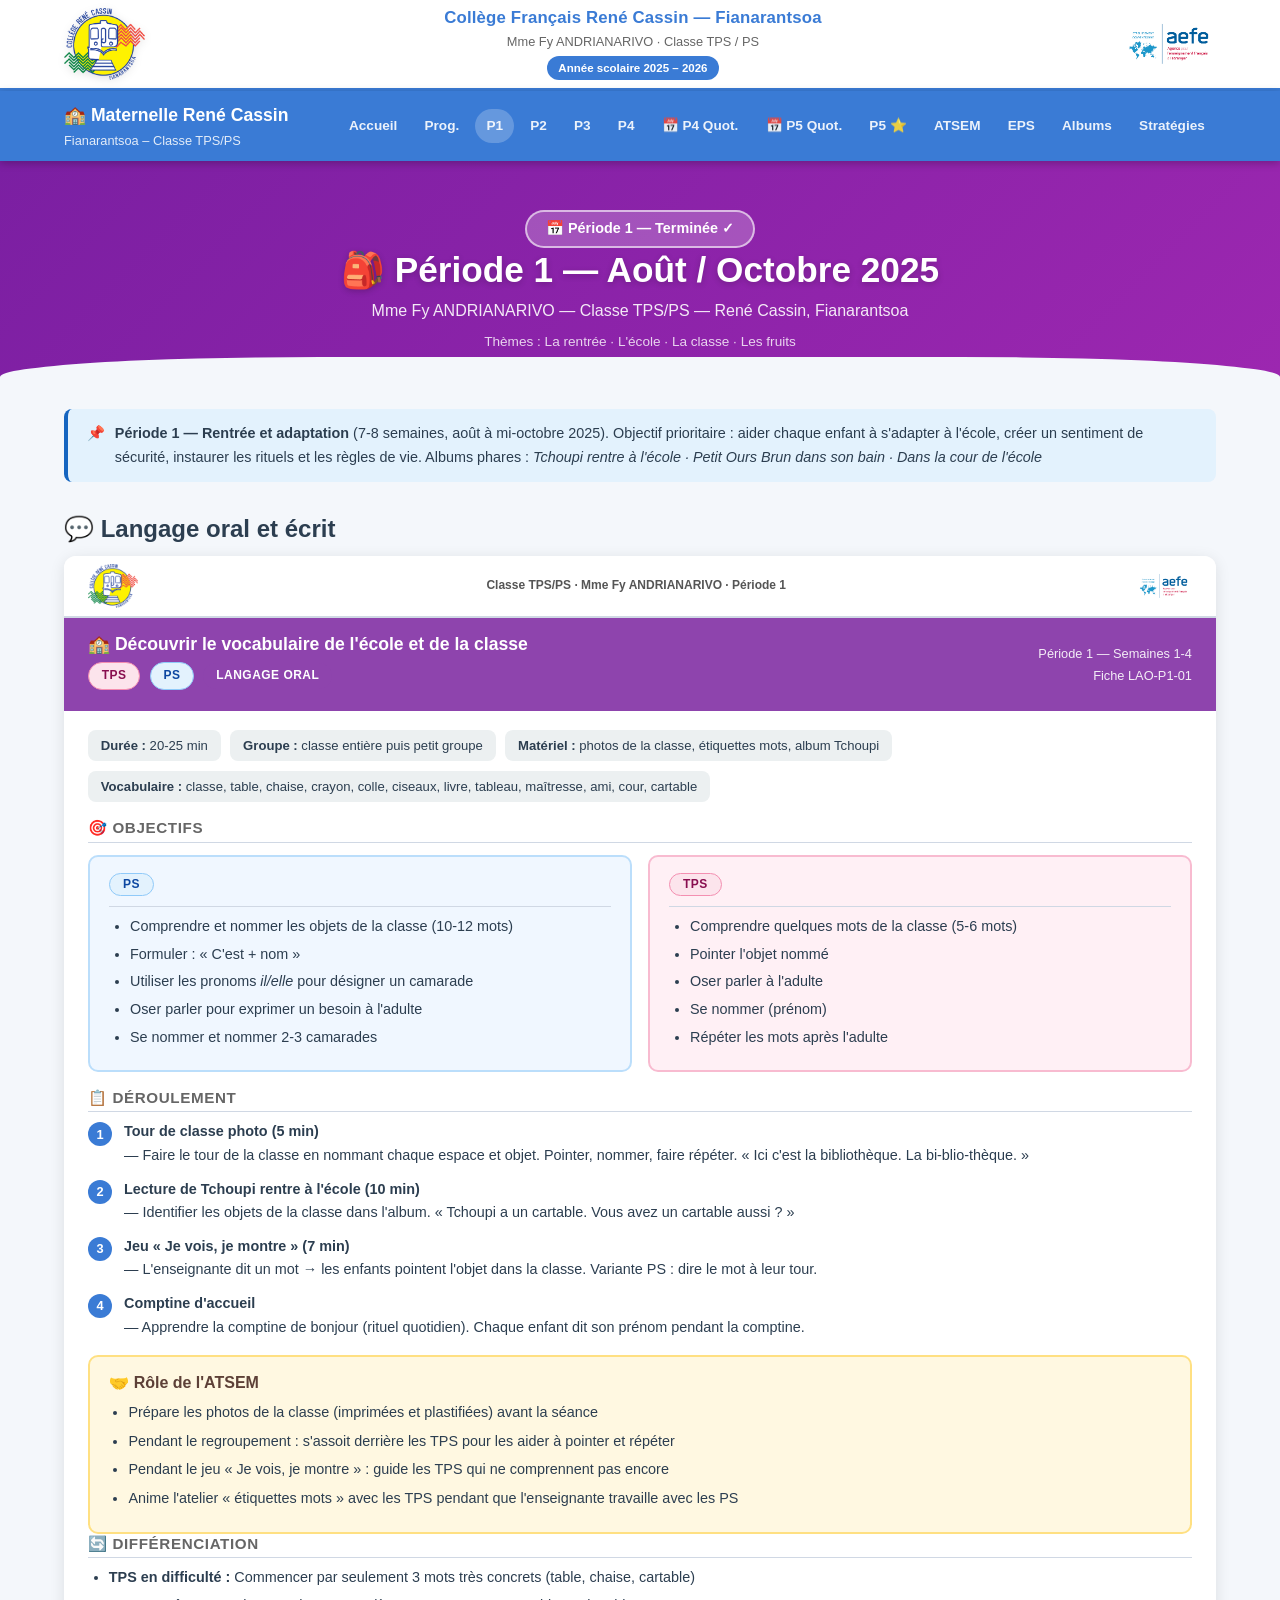
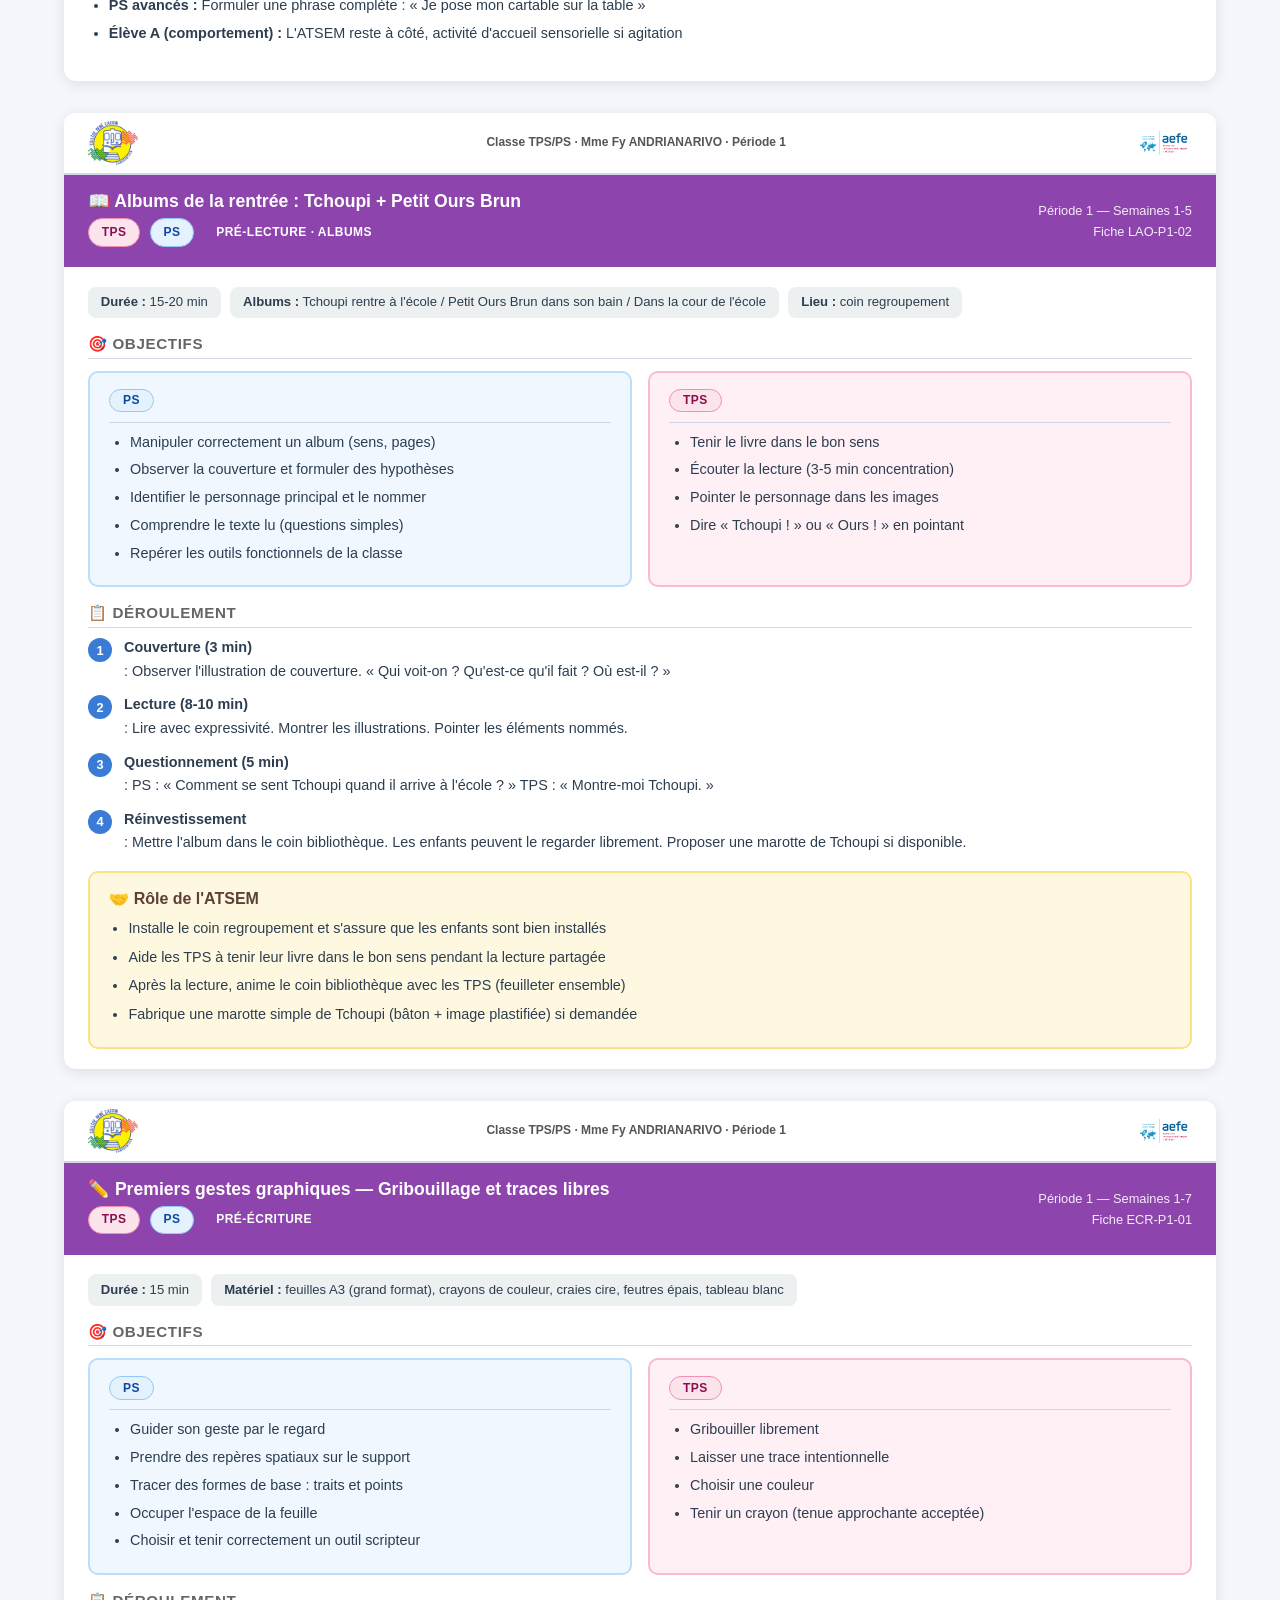
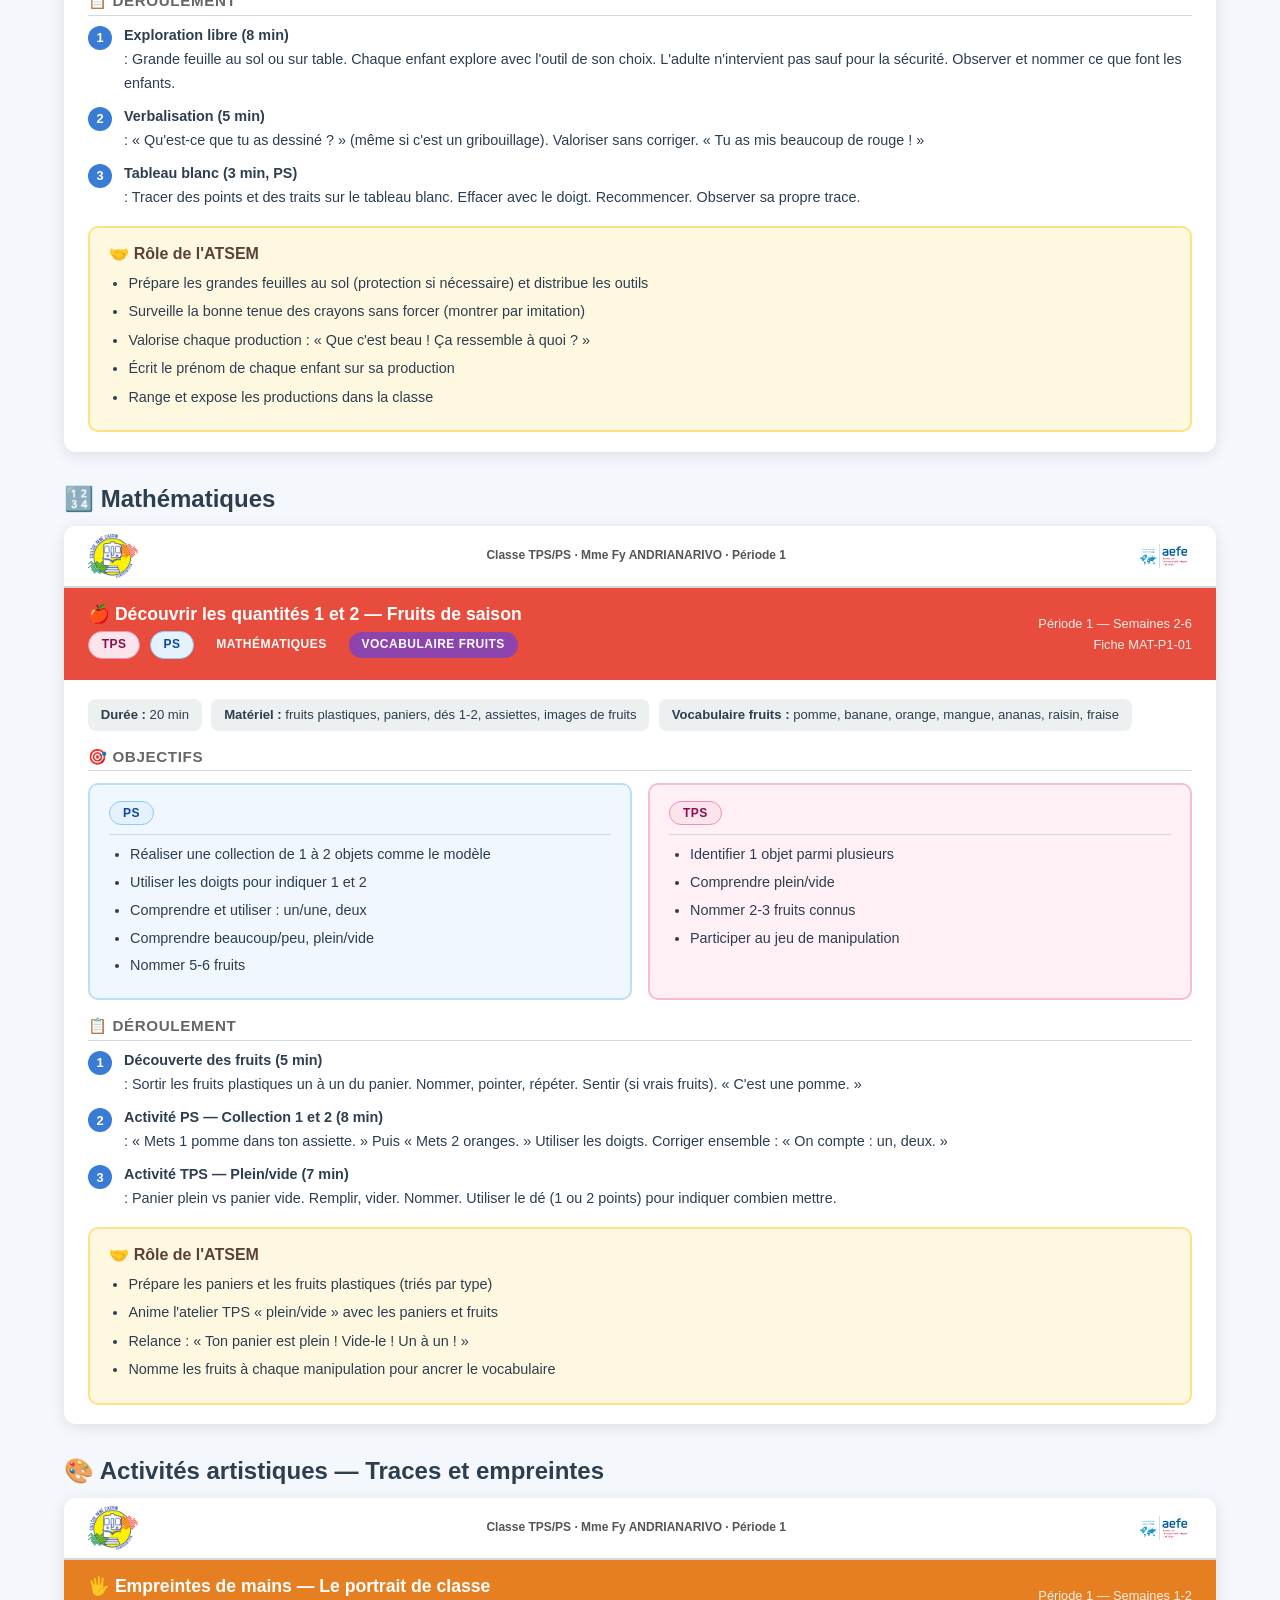
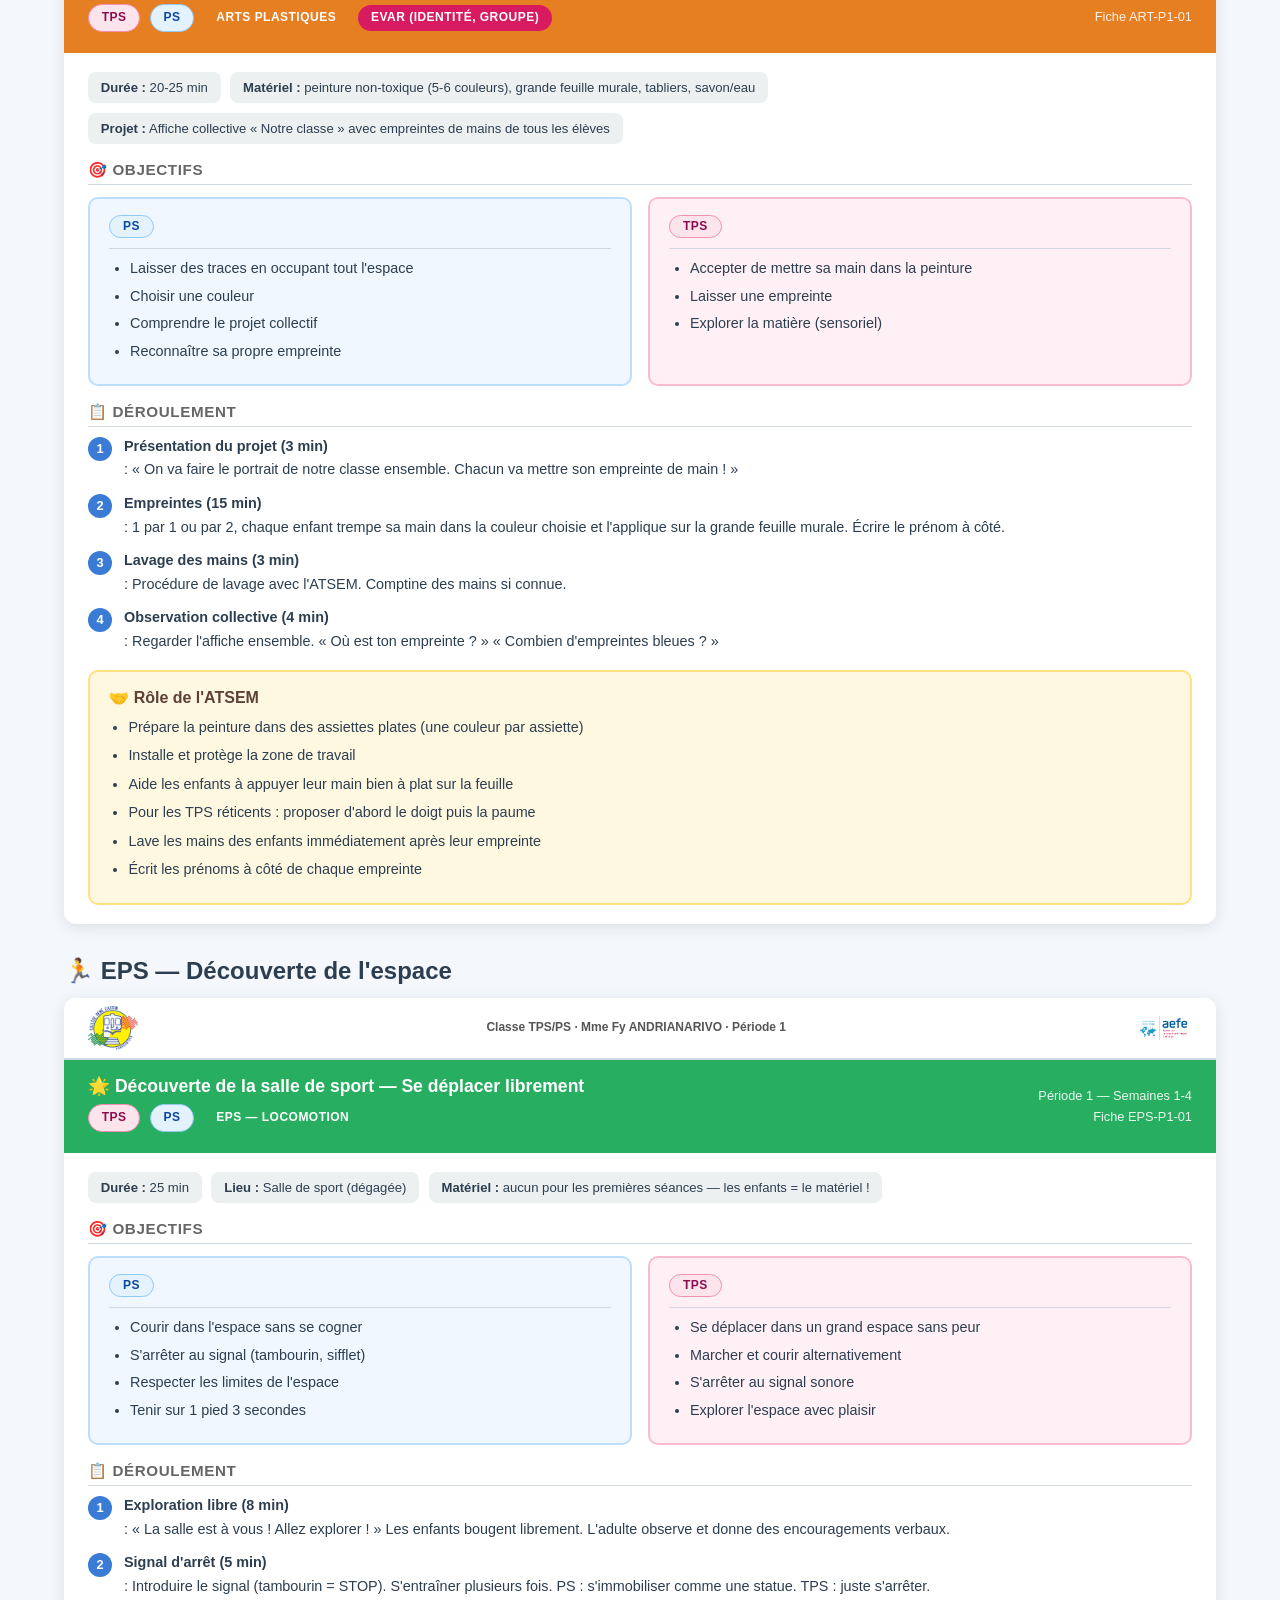
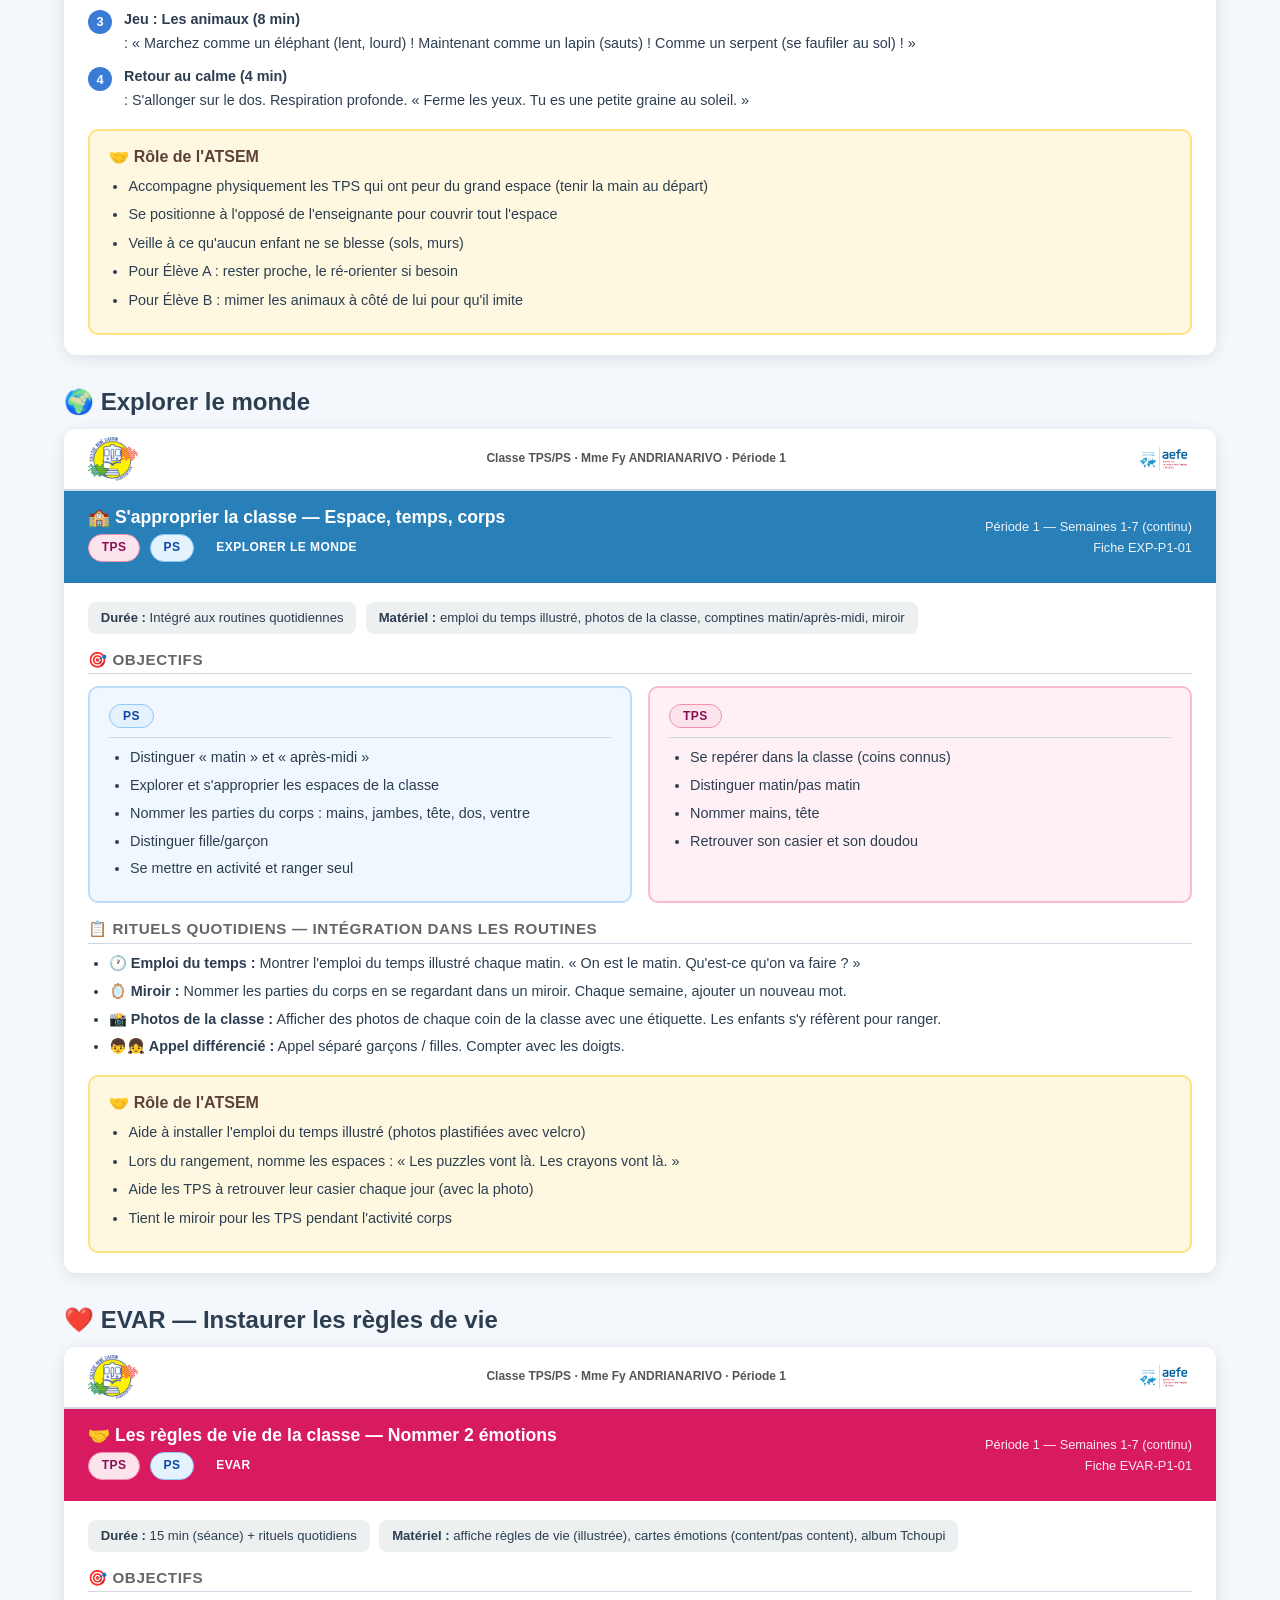
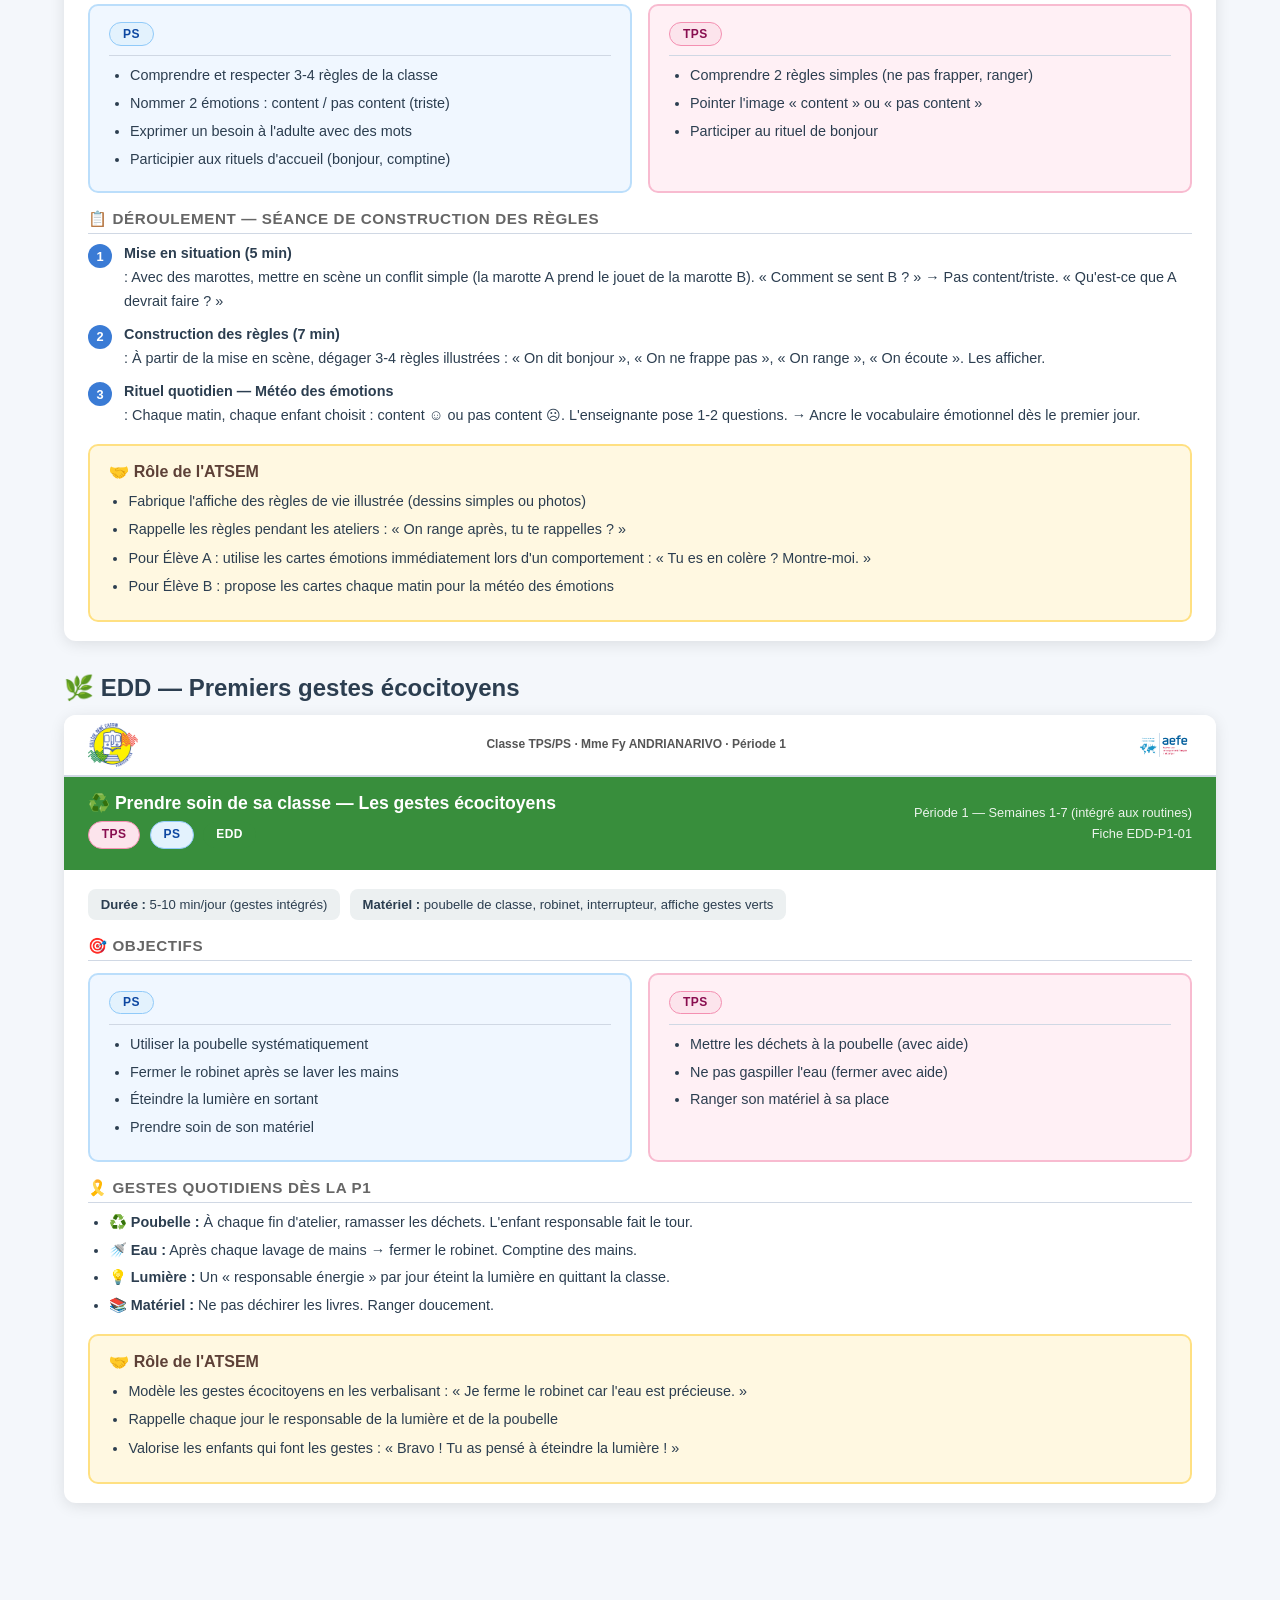
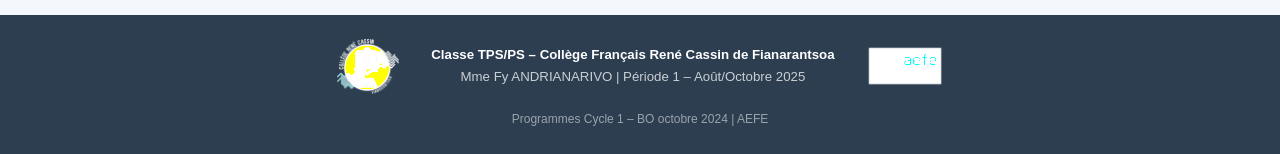
<file: periode1.html>
<!DOCTYPE html>
<html lang="fr">
<head>
  <meta charset="UTF-8">
  <meta name="viewport" content="width=device-width, initial-scale=1.0">
  <title>Période 1 – Août/Octobre 2025 | Fiches d'activités TPS/PS</title>
  <link rel="stylesheet" href="css/style.css">
  <link rel="stylesheet" href="css/print.css">
</head>
<body>

<!-- ===== BANNIÈRE LOGOS ===== -->
<div class="logo-banner">
  <div class="logo-banner-inner">
    <div class="logo-ecole">
      <a href="index.html"><img src="assets/logo-rene-cassin.png" alt="Collège René Cassin Fianarantsoa"></a>
    </div>
    <div class="logo-banner-center">
      <div class="titre-ecole">Collège Français René Cassin — Fianarantsoa</div>
      <div class="sous-titre">Mme Fy ANDRIANARIVO · Classe TPS / PS</div>
      <span class="annee-badge">Année scolaire 2025 – 2026</span>
    </div>
    <div class="logo-aefe">
      <img src="assets/logo-aefe.png" alt="AEFE — Établissement Conventionné">
    </div>
  </div>
</div>

<nav class="navbar">
  <div class="navbar-inner">
    <a href="index.html" class="navbar-brand">🏫 Maternelle René Cassin <span>Fianarantsoa – Classe TPS/PS</span></a>
        <div class="nav-links">
      <a href="index.html">Accueil</a>
      <a href="programmation.html">Prog.</a>
      <a href="periode1.html" class="active">P1</a>
      <a href="periode2.html">P2</a>
      <a href="periode3.html">P3</a>
      <a href="periode4.html">P4</a>
      <a href="fiches-quotidiennes-p4.html">📅 P4 Quot.</a>
      <a href="fiches-quotidiennes-p5.html">📅 P5 Quot.</a>
      <a href="periode5.html">P5 ⭐</a>
      <a href="atsem.html">ATSEM</a>
      <a href="eps.html">EPS</a>
      <a href="albums.html">Albums</a>
      <a href="strategies.html">Stratégies</a>
    </div>
  </div>
</nav>

<header class="page-header" style="background:linear-gradient(135deg,#7B1FA2,#9C27B0);">
  <div class="period-badge">📅 Période 1 — Terminée ✓</div>
  <h1>🎒 Période 1 — Août / Octobre 2025</h1>
  <p>Mme Fy ANDRIANARIVO — Classe TPS/PS — René Cassin, Fianarantsoa</p>
  <p style="font-size:0.85rem; opacity:.8;">Thèmes : La rentrée · L'école · La classe · Les fruits</p>
</header>

<main class="container">

  <div class="alert alert-info no-print">
    <span>📌</span>
    <div><strong>Période 1 — Rentrée et adaptation</strong> (7-8 semaines, août à mi-octobre 2025).
    Objectif prioritaire : aider chaque enfant à s'adapter à l'école, créer un sentiment de sécurité, instaurer les rituels et les règles de vie.
    Albums phares : <em>Tchoupi rentre à l'école · Petit Ours Brun dans son bain · Dans la cour de l'école</em></div>
  </div>

  <!-- ===== LANGAGE ===== -->
  <h2 id="langage" style="margin-top:2rem;">💬 Langage oral et écrit</h2>

  <div class="fiche">
    <div class="fiche-logos">
      <img src="assets/logo-rene-cassin.png" class="logo-ecole-sm" alt="René Cassin">
      <div class="fiche-logos-center">Classe TPS/PS · Mme Fy ANDRIANARIVO · Période 1</div>
      <img src="assets/logo-aefe.png" class="logo-aefe-sm" alt="AEFE">
    </div>
    <div class="fiche-header langage">
      <div>
        <h3>🏫 Découvrir le vocabulaire de l'école et de la classe</h3>
        <div style="margin-top:0.3rem;">
          <span class="badge badge-tps">TPS</span>
          <span class="badge badge-ps">PS</span>
          <span class="badge badge-langage">Langage oral</span>
        </div>
      </div>
      <div class="meta">Période 1 — Semaines 1-4<br>Fiche LAO-P1-01</div>
    </div>
    <div class="fiche-body">
      <div class="fiche-infos">
        <div class="fiche-info-item"><strong>Durée :</strong> 20-25 min</div>
        <div class="fiche-info-item"><strong>Groupe :</strong> classe entière puis petit groupe</div>
        <div class="fiche-info-item"><strong>Matériel :</strong> photos de la classe, étiquettes mots, album Tchoupi</div>
        <div class="fiche-info-item"><strong>Vocabulaire :</strong> classe, table, chaise, crayon, colle, ciseaux, livre, tableau, maîtresse, ami, cour, cartable</div>
      </div>
      <div class="fiche-section">
        <h4>🎯 Objectifs</h4>
        <div class="grid-niveaux">
          <div class="niveau-box ps">
            <h4><span class="badge badge-ps">PS</span></h4>
            <ul>
              <li>Comprendre et nommer les objets de la classe (10-12 mots)</li>
              <li>Formuler : « C'est + nom »</li>
              <li>Utiliser les pronoms <em>il/elle</em> pour désigner un camarade</li>
              <li>Oser parler pour exprimer un besoin à l'adulte</li>
              <li>Se nommer et nommer 2-3 camarades</li>
            </ul>
          </div>
          <div class="niveau-box tps">
            <h4><span class="badge badge-tps">TPS</span></h4>
            <ul>
              <li>Comprendre quelques mots de la classe (5-6 mots)</li>
              <li>Pointer l'objet nommé</li>
              <li>Oser parler à l'adulte</li>
              <li>Se nommer (prénom)</li>
              <li>Répéter les mots après l'adulte</li>
            </ul>
          </div>
        </div>
      </div>
      <div class="fiche-section">
        <h4>📋 Déroulement</h4>
        <div class="deroulement-step">
          <div class="step-num">1</div>
          <div class="step-content"><strong>Tour de classe photo (5 min)</strong> — Faire le tour de la classe en nommant chaque espace et objet. Pointer, nommer, faire répéter. « Ici c'est la bibliothèque. La bi-blio-thèque. »</div>
        </div>
        <div class="deroulement-step">
          <div class="step-num">2</div>
          <div class="step-content"><strong>Lecture de Tchoupi rentre à l'école (10 min)</strong> — Identifier les objets de la classe dans l'album. « Tchoupi a un cartable. Vous avez un cartable aussi ? »</div>
        </div>
        <div class="deroulement-step">
          <div class="step-num">3</div>
          <div class="step-content"><strong>Jeu « Je vois, je montre » (7 min)</strong> — L'enseignante dit un mot → les enfants pointent l'objet dans la classe. Variante PS : dire le mot à leur tour.</div>
        </div>
        <div class="deroulement-step">
          <div class="step-num">4</div>
          <div class="step-content"><strong>Comptine d'accueil</strong> — Apprendre la comptine de bonjour (rituel quotidien). Chaque enfant dit son prénom pendant la comptine.</div>
        </div>
      </div>
      <div class="atsem-box">
        <h4>🤝 Rôle de l'ATSEM</h4>
        <ul>
          <li>Prépare les photos de la classe (imprimées et plastifiées) avant la séance</li>
          <li>Pendant le regroupement : s'assoit derrière les TPS pour les aider à pointer et répéter</li>
          <li>Pendant le jeu « Je vois, je montre » : guide les TPS qui ne comprennent pas encore</li>
          <li>Anime l'atelier « étiquettes mots » avec les TPS pendant que l'enseignante travaille avec les PS</li>
        </ul>
      </div>
      <div class="fiche-section">
        <h4>🔄 Différenciation</h4>
        <ul>
          <li><strong>TPS en difficulté :</strong> Commencer par seulement 3 mots très concrets (table, chaise, cartable)</li>
          <li><strong>PS avancés :</strong> Formuler une phrase complète : « Je pose mon cartable sur la table »</li>
          <li><strong>Élève A (comportement) :</strong> L'ATSEM reste à côté, activité d'accueil sensorielle si agitation</li>
        </ul>
      </div>
    </div>
  </div>

  <!-- FICHE ALBUMS P1 -->
  <div class="fiche">
    <div class="fiche-logos">
      <img src="assets/logo-rene-cassin.png" class="logo-ecole-sm" alt="René Cassin">
      <div class="fiche-logos-center">Classe TPS/PS · Mme Fy ANDRIANARIVO · Période 1</div>
      <img src="assets/logo-aefe.png" class="logo-aefe-sm" alt="AEFE">
    </div>
    <div class="fiche-header langage">
      <div>
        <h3>📖 Albums de la rentrée : Tchoupi + Petit Ours Brun</h3>
        <div style="margin-top:0.3rem;">
          <span class="badge badge-tps">TPS</span>
          <span class="badge badge-ps">PS</span>
          <span class="badge badge-langage">Pré-lecture · Albums</span>
        </div>
      </div>
      <div class="meta">Période 1 — Semaines 1-5<br>Fiche LAO-P1-02</div>
    </div>
    <div class="fiche-body">
      <div class="fiche-infos">
        <div class="fiche-info-item"><strong>Durée :</strong> 15-20 min</div>
        <div class="fiche-info-item"><strong>Albums :</strong> Tchoupi rentre à l'école / Petit Ours Brun dans son bain / Dans la cour de l'école</div>
        <div class="fiche-info-item"><strong>Lieu :</strong> coin regroupement</div>
      </div>
      <div class="fiche-section">
        <h4>🎯 Objectifs</h4>
        <div class="grid-niveaux">
          <div class="niveau-box ps"><h4><span class="badge badge-ps">PS</span></h4>
            <ul>
              <li>Manipuler correctement un album (sens, pages)</li>
              <li>Observer la couverture et formuler des hypothèses</li>
              <li>Identifier le personnage principal et le nommer</li>
              <li>Comprendre le texte lu (questions simples)</li>
              <li>Repérer les outils fonctionnels de la classe</li>
            </ul>
          </div>
          <div class="niveau-box tps"><h4><span class="badge badge-tps">TPS</span></h4>
            <ul>
              <li>Tenir le livre dans le bon sens</li>
              <li>Écouter la lecture (3-5 min concentration)</li>
              <li>Pointer le personnage dans les images</li>
              <li>Dire « Tchoupi ! » ou « Ours ! » en pointant</li>
            </ul>
          </div>
        </div>
      </div>
      <div class="fiche-section">
        <h4>📋 Déroulement</h4>
        <div class="deroulement-step"><div class="step-num">1</div><div class="step-content"><strong>Couverture (3 min)</strong> : Observer l'illustration de couverture. « Qui voit-on ? Qu'est-ce qu'il fait ? Où est-il ? »</div></div>
        <div class="deroulement-step"><div class="step-num">2</div><div class="step-content"><strong>Lecture (8-10 min)</strong> : Lire avec expressivité. Montrer les illustrations. Pointer les éléments nommés.</div></div>
        <div class="deroulement-step"><div class="step-num">3</div><div class="step-content"><strong>Questionnement (5 min)</strong> : PS : « Comment se sent Tchoupi quand il arrive à l'école ? » TPS : « Montre-moi Tchoupi. »</div></div>
        <div class="deroulement-step"><div class="step-num">4</div><div class="step-content"><strong>Réinvestissement</strong> : Mettre l'album dans le coin bibliothèque. Les enfants peuvent le regarder librement. Proposer une marotte de Tchoupi si disponible.</div></div>
      </div>
      <div class="atsem-box">
        <h4>🤝 Rôle de l'ATSEM</h4>
        <ul>
          <li>Installe le coin regroupement et s'assure que les enfants sont bien installés</li>
          <li>Aide les TPS à tenir leur livre dans le bon sens pendant la lecture partagée</li>
          <li>Après la lecture, anime le coin bibliothèque avec les TPS (feuilleter ensemble)</li>
          <li>Fabrique une marotte simple de Tchoupi (bâton + image plastifiée) si demandée</li>
        </ul>
      </div>
    </div>
  </div>

  <!-- FICHE ÉCRITURE P1 -->
  <div class="fiche">
    <div class="fiche-logos">
      <img src="assets/logo-rene-cassin.png" class="logo-ecole-sm" alt="René Cassin">
      <div class="fiche-logos-center">Classe TPS/PS · Mme Fy ANDRIANARIVO · Période 1</div>
      <img src="assets/logo-aefe.png" class="logo-aefe-sm" alt="AEFE">
    </div>
    <div class="fiche-header langage">
      <div>
        <h3>✏️ Premiers gestes graphiques — Gribouillage et traces libres</h3>
        <div style="margin-top:0.3rem;">
          <span class="badge badge-tps">TPS</span>
          <span class="badge badge-ps">PS</span>
          <span class="badge badge-langage">Pré-écriture</span>
        </div>
      </div>
      <div class="meta">Période 1 — Semaines 1-7<br>Fiche ECR-P1-01</div>
    </div>
    <div class="fiche-body">
      <div class="fiche-infos">
        <div class="fiche-info-item"><strong>Durée :</strong> 15 min</div>
        <div class="fiche-info-item"><strong>Matériel :</strong> feuilles A3 (grand format), crayons de couleur, craies cire, feutres épais, tableau blanc</div>
      </div>
      <div class="fiche-section">
        <h4>🎯 Objectifs</h4>
        <div class="grid-niveaux">
          <div class="niveau-box ps"><h4><span class="badge badge-ps">PS</span></h4>
            <ul>
              <li>Guider son geste par le regard</li>
              <li>Prendre des repères spatiaux sur le support</li>
              <li>Tracer des formes de base : traits et points</li>
              <li>Occuper l'espace de la feuille</li>
              <li>Choisir et tenir correctement un outil scripteur</li>
            </ul>
          </div>
          <div class="niveau-box tps"><h4><span class="badge badge-tps">TPS</span></h4>
            <ul>
              <li>Gribouiller librement</li>
              <li>Laisser une trace intentionnelle</li>
              <li>Choisir une couleur</li>
              <li>Tenir un crayon (tenue approchante acceptée)</li>
            </ul>
          </div>
        </div>
      </div>
      <div class="fiche-section">
        <h4>📋 Déroulement</h4>
        <div class="deroulement-step"><div class="step-num">1</div><div class="step-content"><strong>Exploration libre (8 min)</strong> : Grande feuille au sol ou sur table. Chaque enfant explore avec l'outil de son choix. L'adulte n'intervient pas sauf pour la sécurité. Observer et nommer ce que font les enfants.</div></div>
        <div class="deroulement-step"><div class="step-num">2</div><div class="step-content"><strong>Verbalisation (5 min)</strong> : « Qu'est-ce que tu as dessiné ? » (même si c'est un gribouillage). Valoriser sans corriger. « Tu as mis beaucoup de rouge ! »</div></div>
        <div class="deroulement-step"><div class="step-num">3</div><div class="step-content"><strong>Tableau blanc (3 min, PS)</strong> : Tracer des points et des traits sur le tableau blanc. Effacer avec le doigt. Recommencer. Observer sa propre trace.</div></div>
      </div>
      <div class="atsem-box">
        <h4>🤝 Rôle de l'ATSEM</h4>
        <ul>
          <li>Prépare les grandes feuilles au sol (protection si nécessaire) et distribue les outils</li>
          <li>Surveille la bonne tenue des crayons sans forcer (montrer par imitation)</li>
          <li>Valorise chaque production : « Que c'est beau ! Ça ressemble à quoi ? »</li>
          <li>Écrit le prénom de chaque enfant sur sa production</li>
          <li>Range et expose les productions dans la classe</li>
        </ul>
      </div>
    </div>
  </div>

  <!-- ===== MATHS P1 ===== -->
  <h2 id="maths" style="margin-top:2rem;">🔢 Mathématiques</h2>

  <div class="fiche">
    <div class="fiche-logos">
      <img src="assets/logo-rene-cassin.png" class="logo-ecole-sm" alt="René Cassin">
      <div class="fiche-logos-center">Classe TPS/PS · Mme Fy ANDRIANARIVO · Période 1</div>
      <img src="assets/logo-aefe.png" class="logo-aefe-sm" alt="AEFE">
    </div>
    <div class="fiche-header maths">
      <div>
        <h3>🍎 Découvrir les quantités 1 et 2 — Fruits de saison</h3>
        <div style="margin-top:0.3rem;">
          <span class="badge badge-tps">TPS</span>
          <span class="badge badge-ps">PS</span>
          <span class="badge badge-maths">Mathématiques</span>
          <span class="badge badge-langage">Vocabulaire fruits</span>
        </div>
      </div>
      <div class="meta">Période 1 — Semaines 2-6<br>Fiche MAT-P1-01</div>
    </div>
    <div class="fiche-body">
      <div class="fiche-infos">
        <div class="fiche-info-item"><strong>Durée :</strong> 20 min</div>
        <div class="fiche-info-item"><strong>Matériel :</strong> fruits plastiques, paniers, dés 1-2, assiettes, images de fruits</div>
        <div class="fiche-info-item"><strong>Vocabulaire fruits :</strong> pomme, banane, orange, mangue, ananas, raisin, fraise</div>
      </div>
      <div class="fiche-section">
        <h4>🎯 Objectifs</h4>
        <div class="grid-niveaux">
          <div class="niveau-box ps"><h4><span class="badge badge-ps">PS</span></h4>
            <ul>
              <li>Réaliser une collection de 1 à 2 objets comme le modèle</li>
              <li>Utiliser les doigts pour indiquer 1 et 2</li>
              <li>Comprendre et utiliser : un/une, deux</li>
              <li>Comprendre beaucoup/peu, plein/vide</li>
              <li>Nommer 5-6 fruits</li>
            </ul>
          </div>
          <div class="niveau-box tps"><h4><span class="badge badge-tps">TPS</span></h4>
            <ul>
              <li>Identifier 1 objet parmi plusieurs</li>
              <li>Comprendre plein/vide</li>
              <li>Nommer 2-3 fruits connus</li>
              <li>Participer au jeu de manipulation</li>
            </ul>
          </div>
        </div>
      </div>
      <div class="fiche-section">
        <h4>📋 Déroulement</h4>
        <div class="deroulement-step"><div class="step-num">1</div><div class="step-content"><strong>Découverte des fruits (5 min)</strong> : Sortir les fruits plastiques un à un du panier. Nommer, pointer, répéter. Sentir (si vrais fruits). « C'est une pomme. »</div></div>
        <div class="deroulement-step"><div class="step-num">2</div><div class="step-content"><strong>Activité PS — Collection 1 et 2 (8 min)</strong> : « Mets 1 pomme dans ton assiette. » Puis « Mets 2 oranges. » Utiliser les doigts. Corriger ensemble : « On compte : un, deux. »</div></div>
        <div class="deroulement-step"><div class="step-num">3</div><div class="step-content"><strong>Activité TPS — Plein/vide (7 min)</strong> : Panier plein vs panier vide. Remplir, vider. Nommer. Utiliser le dé (1 ou 2 points) pour indiquer combien mettre.</div></div>
      </div>
      <div class="atsem-box">
        <h4>🤝 Rôle de l'ATSEM</h4>
        <ul>
          <li>Prépare les paniers et les fruits plastiques (triés par type)</li>
          <li>Anime l'atelier TPS « plein/vide » avec les paniers et fruits</li>
          <li>Relance : « Ton panier est plein ! Vide-le ! Un à un ! »</li>
          <li>Nomme les fruits à chaque manipulation pour ancrer le vocabulaire</li>
        </ul>
      </div>
    </div>
  </div>

  <!-- ===== ARTS P1 ===== -->
  <h2 id="arts" style="margin-top:2rem;">🎨 Activités artistiques — Traces et empreintes</h2>

  <div class="fiche">
    <div class="fiche-logos">
      <img src="assets/logo-rene-cassin.png" class="logo-ecole-sm" alt="René Cassin">
      <div class="fiche-logos-center">Classe TPS/PS · Mme Fy ANDRIANARIVO · Période 1</div>
      <img src="assets/logo-aefe.png" class="logo-aefe-sm" alt="AEFE">
    </div>
    <div class="fiche-header arts">
      <div>
        <h3>🖐️ Empreintes de mains — Le portrait de classe</h3>
        <div style="margin-top:0.3rem;">
          <span class="badge badge-tps">TPS</span>
          <span class="badge badge-ps">PS</span>
          <span class="badge badge-arts">Arts plastiques</span>
          <span class="badge badge-evar">EVAR (identité, groupe)</span>
        </div>
      </div>
      <div class="meta">Période 1 — Semaines 1-2<br>Fiche ART-P1-01</div>
    </div>
    <div class="fiche-body">
      <div class="fiche-infos">
        <div class="fiche-info-item"><strong>Durée :</strong> 20-25 min</div>
        <div class="fiche-info-item"><strong>Matériel :</strong> peinture non-toxique (5-6 couleurs), grande feuille murale, tabliers, savon/eau</div>
        <div class="fiche-info-item"><strong>Projet :</strong> Affiche collective « Notre classe » avec empreintes de mains de tous les élèves</div>
      </div>
      <div class="fiche-section">
        <h4>🎯 Objectifs</h4>
        <div class="grid-niveaux">
          <div class="niveau-box ps"><h4><span class="badge badge-ps">PS</span></h4>
            <ul>
              <li>Laisser des traces en occupant tout l'espace</li>
              <li>Choisir une couleur</li>
              <li>Comprendre le projet collectif</li>
              <li>Reconnaître sa propre empreinte</li>
            </ul>
          </div>
          <div class="niveau-box tps"><h4><span class="badge badge-tps">TPS</span></h4>
            <ul>
              <li>Accepter de mettre sa main dans la peinture</li>
              <li>Laisser une empreinte</li>
              <li>Explorer la matière (sensoriel)</li>
            </ul>
          </div>
        </div>
      </div>
      <div class="fiche-section">
        <h4>📋 Déroulement</h4>
        <div class="deroulement-step"><div class="step-num">1</div><div class="step-content"><strong>Présentation du projet (3 min)</strong> : « On va faire le portrait de notre classe ensemble. Chacun va mettre son empreinte de main ! »</div></div>
        <div class="deroulement-step"><div class="step-num">2</div><div class="step-content"><strong>Empreintes (15 min)</strong> : 1 par 1 ou par 2, chaque enfant trempe sa main dans la couleur choisie et l'applique sur la grande feuille murale. Écrire le prénom à côté.</div></div>
        <div class="deroulement-step"><div class="step-num">3</div><div class="step-content"><strong>Lavage des mains (3 min)</strong> : Procédure de lavage avec l'ATSEM. Comptine des mains si connue.</div></div>
        <div class="deroulement-step"><div class="step-num">4</div><div class="step-content"><strong>Observation collective (4 min)</strong> : Regarder l'affiche ensemble. « Où est ton empreinte ? » « Combien d'empreintes bleues ? »</div></div>
      </div>
      <div class="atsem-box">
        <h4>🤝 Rôle de l'ATSEM</h4>
        <ul>
          <li>Prépare la peinture dans des assiettes plates (une couleur par assiette)</li>
          <li>Installe et protège la zone de travail</li>
          <li>Aide les enfants à appuyer leur main bien à plat sur la feuille</li>
          <li>Pour les TPS réticents : proposer d'abord le doigt puis la paume</li>
          <li>Lave les mains des enfants immédiatement après leur empreinte</li>
          <li>Écrit les prénoms à côté de chaque empreinte</li>
        </ul>
      </div>
    </div>
  </div>

  <!-- ===== EPS P1 ===== -->
  <h2 id="eps" style="margin-top:2rem;">🏃 EPS — Découverte de l'espace</h2>

  <div class="fiche">
    <div class="fiche-logos">
      <img src="assets/logo-rene-cassin.png" class="logo-ecole-sm" alt="René Cassin">
      <div class="fiche-logos-center">Classe TPS/PS · Mme Fy ANDRIANARIVO · Période 1</div>
      <img src="assets/logo-aefe.png" class="logo-aefe-sm" alt="AEFE">
    </div>
    <div class="fiche-header eps">
      <div>
        <h3>🌟 Découverte de la salle de sport — Se déplacer librement</h3>
        <div style="margin-top:0.3rem;">
          <span class="badge badge-tps">TPS</span>
          <span class="badge badge-ps">PS</span>
          <span class="badge badge-eps">EPS — Locomotion</span>
        </div>
      </div>
      <div class="meta">Période 1 — Semaines 1-4<br>Fiche EPS-P1-01</div>
    </div>
    <div class="fiche-body">
      <div class="fiche-infos">
        <div class="fiche-info-item"><strong>Durée :</strong> 25 min</div>
        <div class="fiche-info-item"><strong>Lieu :</strong> Salle de sport (dégagée)</div>
        <div class="fiche-info-item"><strong>Matériel :</strong> aucun pour les premières séances — les enfants = le matériel !</div>
      </div>
      <div class="fiche-section">
        <h4>🎯 Objectifs</h4>
        <div class="grid-niveaux">
          <div class="niveau-box ps"><h4><span class="badge badge-ps">PS</span></h4>
            <ul>
              <li>Courir dans l'espace sans se cogner</li>
              <li>S'arrêter au signal (tambourin, sifflet)</li>
              <li>Respecter les limites de l'espace</li>
              <li>Tenir sur 1 pied 3 secondes</li>
            </ul>
          </div>
          <div class="niveau-box tps"><h4><span class="badge badge-tps">TPS</span></h4>
            <ul>
              <li>Se déplacer dans un grand espace sans peur</li>
              <li>Marcher et courir alternativement</li>
              <li>S'arrêter au signal sonore</li>
              <li>Explorer l'espace avec plaisir</li>
            </ul>
          </div>
        </div>
      </div>
      <div class="fiche-section">
        <h4>📋 Déroulement</h4>
        <div class="deroulement-step"><div class="step-num">1</div><div class="step-content"><strong>Exploration libre (8 min)</strong> : « La salle est à vous ! Allez explorer ! » Les enfants bougent librement. L'adulte observe et donne des encouragements verbaux.</div></div>
        <div class="deroulement-step"><div class="step-num">2</div><div class="step-content"><strong>Signal d'arrêt (5 min)</strong> : Introduire le signal (tambourin = STOP). S'entraîner plusieurs fois. PS : s'immobiliser comme une statue. TPS : juste s'arrêter.</div></div>
        <div class="deroulement-step"><div class="step-num">3</div><div class="step-content"><strong>Jeu : Les animaux (8 min)</strong> : « Marchez comme un éléphant (lent, lourd) ! Maintenant comme un lapin (sauts) ! Comme un serpent (se faufiler au sol) ! »</div></div>
        <div class="deroulement-step"><div class="step-num">4</div><div class="step-content"><strong>Retour au calme (4 min)</strong> : S'allonger sur le dos. Respiration profonde. « Ferme les yeux. Tu es une petite graine au soleil. »</div></div>
      </div>
      <div class="atsem-box">
        <h4>🤝 Rôle de l'ATSEM</h4>
        <ul>
          <li>Accompagne physiquement les TPS qui ont peur du grand espace (tenir la main au départ)</li>
          <li>Se positionne à l'opposé de l'enseignante pour couvrir tout l'espace</li>
          <li>Veille à ce qu'aucun enfant ne se blesse (sols, murs)</li>
          <li>Pour Élève A : rester proche, le ré-orienter si besoin</li>
          <li>Pour Élève B : mimer les animaux à côté de lui pour qu'il imite</li>
        </ul>
      </div>
    </div>
  </div>

  <!-- ===== EXPLORER P1 ===== -->
  <h2 id="explorer" style="margin-top:2rem;">🌍 Explorer le monde</h2>

  <div class="fiche">
    <div class="fiche-logos">
      <img src="assets/logo-rene-cassin.png" class="logo-ecole-sm" alt="René Cassin">
      <div class="fiche-logos-center">Classe TPS/PS · Mme Fy ANDRIANARIVO · Période 1</div>
      <img src="assets/logo-aefe.png" class="logo-aefe-sm" alt="AEFE">
    </div>
    <div class="fiche-header explorer">
      <div>
        <h3>🏫 S'approprier la classe — Espace, temps, corps</h3>
        <div style="margin-top:0.3rem;">
          <span class="badge badge-tps">TPS</span>
          <span class="badge badge-ps">PS</span>
          <span class="badge badge-explorer">Explorer le monde</span>
        </div>
      </div>
      <div class="meta">Période 1 — Semaines 1-7 (continu)<br>Fiche EXP-P1-01</div>
    </div>
    <div class="fiche-body">
      <div class="fiche-infos">
        <div class="fiche-info-item"><strong>Durée :</strong> Intégré aux routines quotidiennes</div>
        <div class="fiche-info-item"><strong>Matériel :</strong> emploi du temps illustré, photos de la classe, comptines matin/après-midi, miroir</div>
      </div>
      <div class="fiche-section">
        <h4>🎯 Objectifs</h4>
        <div class="grid-niveaux">
          <div class="niveau-box ps"><h4><span class="badge badge-ps">PS</span></h4>
            <ul>
              <li>Distinguer « matin » et « après-midi »</li>
              <li>Explorer et s'approprier les espaces de la classe</li>
              <li>Nommer les parties du corps : mains, jambes, tête, dos, ventre</li>
              <li>Distinguer fille/garçon</li>
              <li>Se mettre en activité et ranger seul</li>
            </ul>
          </div>
          <div class="niveau-box tps"><h4><span class="badge badge-tps">TPS</span></h4>
            <ul>
              <li>Se repérer dans la classe (coins connus)</li>
              <li>Distinguer matin/pas matin</li>
              <li>Nommer mains, tête</li>
              <li>Retrouver son casier et son doudou</li>
            </ul>
          </div>
        </div>
      </div>
      <div class="fiche-section">
        <h4>📋 Rituels quotidiens — Intégration dans les routines</h4>
        <ul style="font-size:0.9rem;">
          <li>🕐 <strong>Emploi du temps :</strong> Montrer l'emploi du temps illustré chaque matin. « On est le matin. Qu'est-ce qu'on va faire ? »</li>
          <li>🪞 <strong>Miroir :</strong> Nommer les parties du corps en se regardant dans un miroir. Chaque semaine, ajouter un nouveau mot.</li>
          <li>📸 <strong>Photos de la classe :</strong> Afficher des photos de chaque coin de la classe avec une étiquette. Les enfants s'y réfèrent pour ranger.</li>
          <li>👦👧 <strong>Appel différencié :</strong> Appel séparé garçons / filles. Compter avec les doigts.</li>
        </ul>
      </div>
      <div class="atsem-box">
        <h4>🤝 Rôle de l'ATSEM</h4>
        <ul>
          <li>Aide à installer l'emploi du temps illustré (photos plastifiées avec velcro)</li>
          <li>Lors du rangement, nomme les espaces : « Les puzzles vont là. Les crayons vont là. »</li>
          <li>Aide les TPS à retrouver leur casier chaque jour (avec la photo)</li>
          <li>Tient le miroir pour les TPS pendant l'activité corps</li>
        </ul>
      </div>
    </div>
  </div>

  <!-- ===== EVAR P1 ===== -->
  <h2 id="evar" style="margin-top:2rem;">❤️ EVAR — Instaurer les règles de vie</h2>

  <div class="fiche">
    <div class="fiche-logos">
      <img src="assets/logo-rene-cassin.png" class="logo-ecole-sm" alt="René Cassin">
      <div class="fiche-logos-center">Classe TPS/PS · Mme Fy ANDRIANARIVO · Période 1</div>
      <img src="assets/logo-aefe.png" class="logo-aefe-sm" alt="AEFE">
    </div>
    <div class="fiche-header evar">
      <div>
        <h3>🤝 Les règles de vie de la classe — Nommer 2 émotions</h3>
        <div style="margin-top:0.3rem;">
          <span class="badge badge-tps">TPS</span>
          <span class="badge badge-ps">PS</span>
          <span class="badge badge-evar">EVAR</span>
        </div>
      </div>
      <div class="meta">Période 1 — Semaines 1-7 (continu)<br>Fiche EVAR-P1-01</div>
    </div>
    <div class="fiche-body">
      <div class="fiche-infos">
        <div class="fiche-info-item"><strong>Durée :</strong> 15 min (séance) + rituels quotidiens</div>
        <div class="fiche-info-item"><strong>Matériel :</strong> affiche règles de vie (illustrée), cartes émotions (content/pas content), album Tchoupi</div>
      </div>
      <div class="fiche-section">
        <h4>🎯 Objectifs</h4>
        <div class="grid-niveaux">
          <div class="niveau-box ps"><h4><span class="badge badge-ps">PS</span></h4>
            <ul>
              <li>Comprendre et respecter 3-4 règles de la classe</li>
              <li>Nommer 2 émotions : content / pas content (triste)</li>
              <li>Exprimer un besoin à l'adulte avec des mots</li>
              <li>Participier aux rituels d'accueil (bonjour, comptine)</li>
            </ul>
          </div>
          <div class="niveau-box tps"><h4><span class="badge badge-tps">TPS</span></h4>
            <ul>
              <li>Comprendre 2 règles simples (ne pas frapper, ranger)</li>
              <li>Pointer l'image « content » ou « pas content »</li>
              <li>Participer au rituel de bonjour</li>
            </ul>
          </div>
        </div>
      </div>
      <div class="fiche-section">
        <h4>📋 Déroulement — Séance de construction des règles</h4>
        <div class="deroulement-step"><div class="step-num">1</div><div class="step-content"><strong>Mise en situation (5 min)</strong> : Avec des marottes, mettre en scène un conflit simple (la marotte A prend le jouet de la marotte B). « Comment se sent B ? » → Pas content/triste. « Qu'est-ce que A devrait faire ? »</div></div>
        <div class="deroulement-step"><div class="step-num">2</div><div class="step-content"><strong>Construction des règles (7 min)</strong> : À partir de la mise en scène, dégager 3-4 règles illustrées : « On dit bonjour », « On ne frappe pas », « On range », « On écoute ». Les afficher.</div></div>
        <div class="deroulement-step"><div class="step-num">3</div><div class="step-content"><strong>Rituel quotidien — Météo des émotions</strong> : Chaque matin, chaque enfant choisit : content ☺ ou pas content ☹. L'enseignante pose 1-2 questions. → Ancre le vocabulaire émotionnel dès le premier jour.</div></div>
      </div>
      <div class="atsem-box">
        <h4>🤝 Rôle de l'ATSEM</h4>
        <ul>
          <li>Fabrique l'affiche des règles de vie illustrée (dessins simples ou photos)</li>
          <li>Rappelle les règles pendant les ateliers : « On range après, tu te rappelles ? »</li>
          <li>Pour Élève A : utilise les cartes émotions immédiatement lors d'un comportement : « Tu es en colère ? Montre-moi. »</li>
          <li>Pour Élève B : propose les cartes chaque matin pour la météo des émotions</li>
        </ul>
      </div>
    </div>
  </div>

  <!-- ===== EDD P1 ===== -->
  <h2 id="edd" style="margin-top:2rem;">🌿 EDD — Premiers gestes écocitoyens</h2>

  <div class="fiche">
    <div class="fiche-logos">
      <img src="assets/logo-rene-cassin.png" class="logo-ecole-sm" alt="René Cassin">
      <div class="fiche-logos-center">Classe TPS/PS · Mme Fy ANDRIANARIVO · Période 1</div>
      <img src="assets/logo-aefe.png" class="logo-aefe-sm" alt="AEFE">
    </div>
    <div class="fiche-header edd">
      <div>
        <h3>♻️ Prendre soin de sa classe — Les gestes écocitoyens</h3>
        <div style="margin-top:0.3rem;">
          <span class="badge badge-tps">TPS</span>
          <span class="badge badge-ps">PS</span>
          <span class="badge badge-edd">EDD</span>
        </div>
      </div>
      <div class="meta">Période 1 — Semaines 1-7 (intégré aux routines)<br>Fiche EDD-P1-01</div>
    </div>
    <div class="fiche-body">
      <div class="fiche-infos">
        <div class="fiche-info-item"><strong>Durée :</strong> 5-10 min/jour (gestes intégrés)</div>
        <div class="fiche-info-item"><strong>Matériel :</strong> poubelle de classe, robinet, interrupteur, affiche gestes verts</div>
      </div>
      <div class="fiche-section">
        <h4>🎯 Objectifs</h4>
        <div class="grid-niveaux">
          <div class="niveau-box ps"><h4><span class="badge badge-ps">PS</span></h4>
            <ul>
              <li>Utiliser la poubelle systématiquement</li>
              <li>Fermer le robinet après se laver les mains</li>
              <li>Éteindre la lumière en sortant</li>
              <li>Prendre soin de son matériel</li>
            </ul>
          </div>
          <div class="niveau-box tps"><h4><span class="badge badge-tps">TPS</span></h4>
            <ul>
              <li>Mettre les déchets à la poubelle (avec aide)</li>
              <li>Ne pas gaspiller l'eau (fermer avec aide)</li>
              <li>Ranger son matériel à sa place</li>
            </ul>
          </div>
        </div>
      </div>
      <div class="fiche-section">
        <h4>🎗️ Gestes quotidiens dès la P1</h4>
        <ul style="font-size:0.9rem;">
          <li>♻️ <strong>Poubelle :</strong> À chaque fin d'atelier, ramasser les déchets. L'enfant responsable fait le tour.</li>
          <li>🚿 <strong>Eau :</strong> Après chaque lavage de mains → fermer le robinet. Comptine des mains.</li>
          <li>💡 <strong>Lumière :</strong> Un « responsable énergie » par jour éteint la lumière en quittant la classe.</li>
          <li>📚 <strong>Matériel :</strong> Ne pas déchirer les livres. Ranger doucement.</li>
        </ul>
      </div>
      <div class="atsem-box">
        <h4>🤝 Rôle de l'ATSEM</h4>
        <ul>
          <li>Modèle les gestes écocitoyens en les verbalisant : « Je ferme le robinet car l'eau est précieuse. »</li>
          <li>Rappelle chaque jour le responsable de la lumière et de la poubelle</li>
          <li>Valorise les enfants qui font les gestes : « Bravo ! Tu as pensé à éteindre la lumière ! »</li>
        </ul>
      </div>
    </div>
  </div>

</main>

<footer>
  <div style="display:flex; align-items:center; justify-content:center; gap:2rem; flex-wrap:wrap; margin-bottom:1rem;">
    <img src="assets/logo-rene-cassin.png" alt="René Cassin" style="height:55px; filter:brightness(10);">
    <div>
      <strong>Classe TPS/PS – Collège Français René Cassin de Fianarantsoa</strong><br>
      Mme Fy ANDRIANARIVO | Période 1 – Août/Octobre 2025
    </div>
    <img src="assets/logo-aefe.png" alt="AEFE" style="height:40px; filter:brightness(10);">
  </div>
  <p style="font-size:0.75rem; opacity:.7;">Programmes Cycle 1 – BO octobre 2024 | AEFE</p>
</footer>

</body>
</html>
</file>
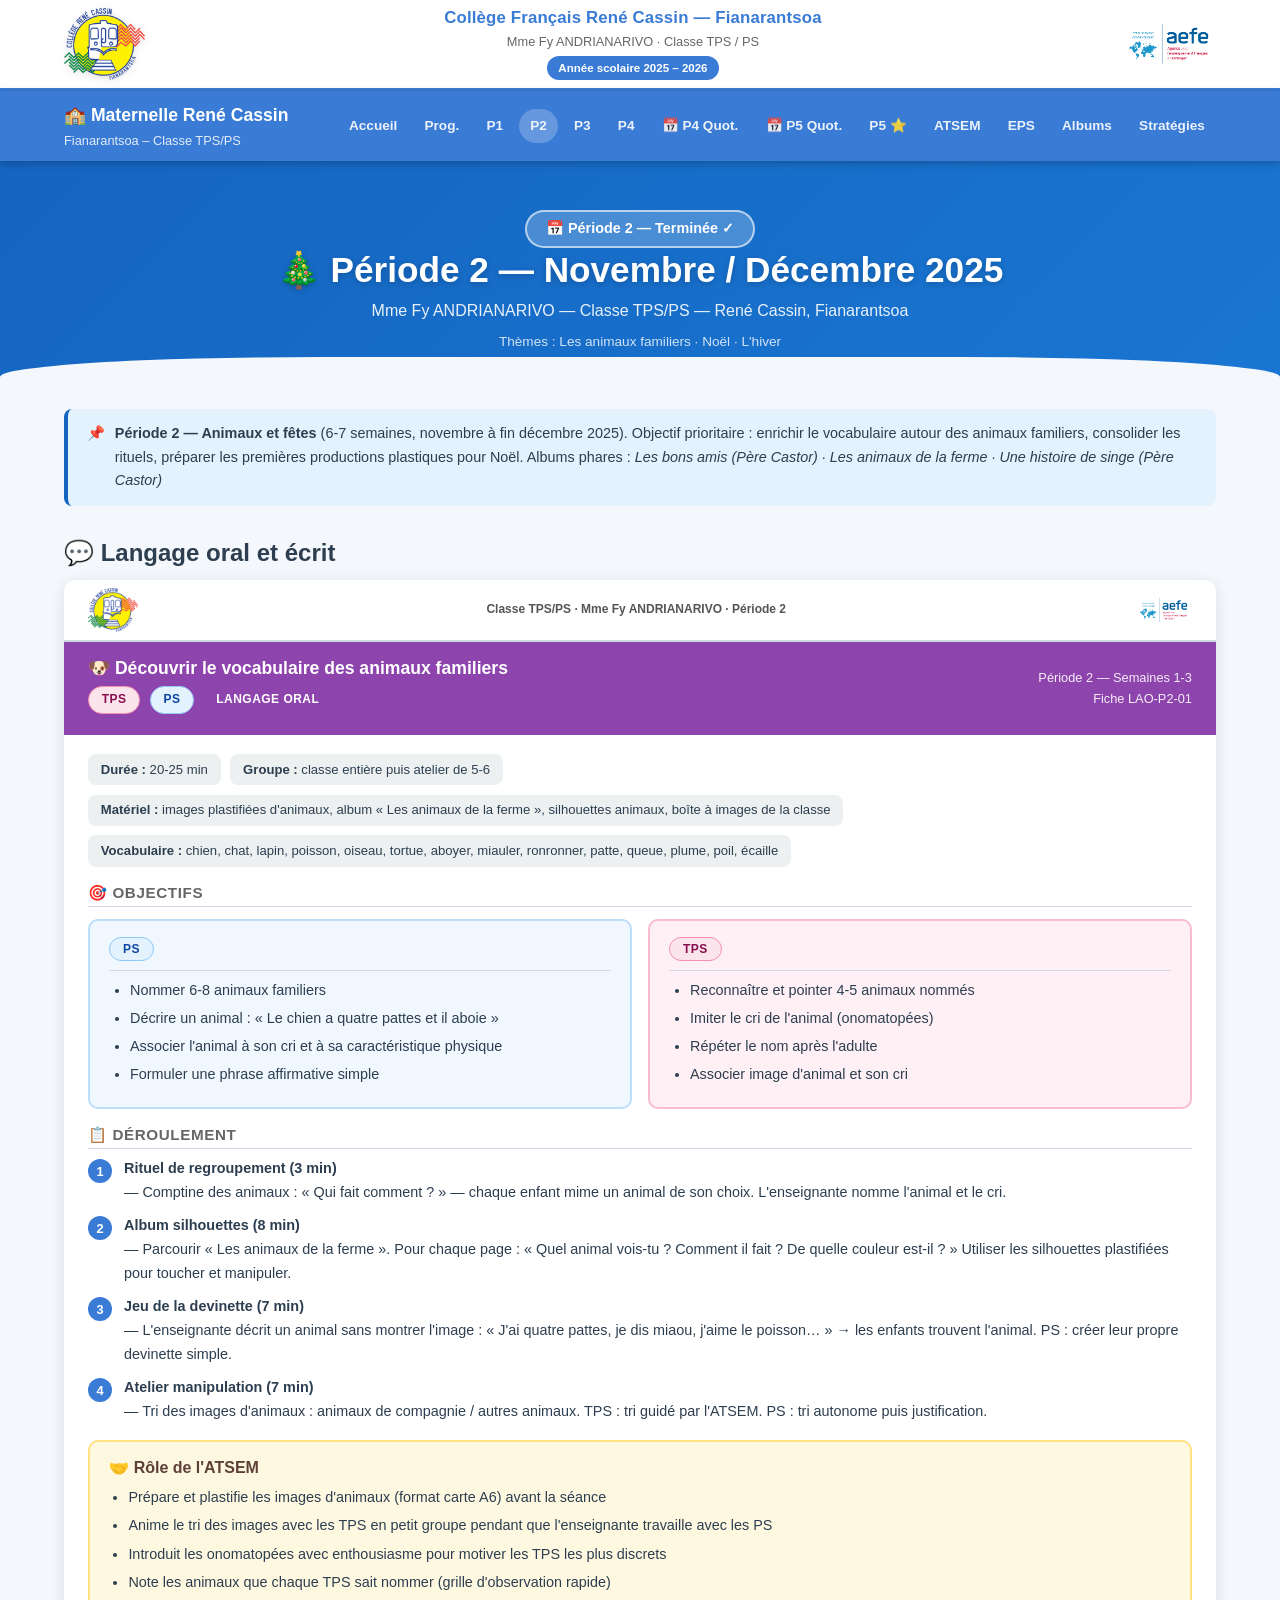
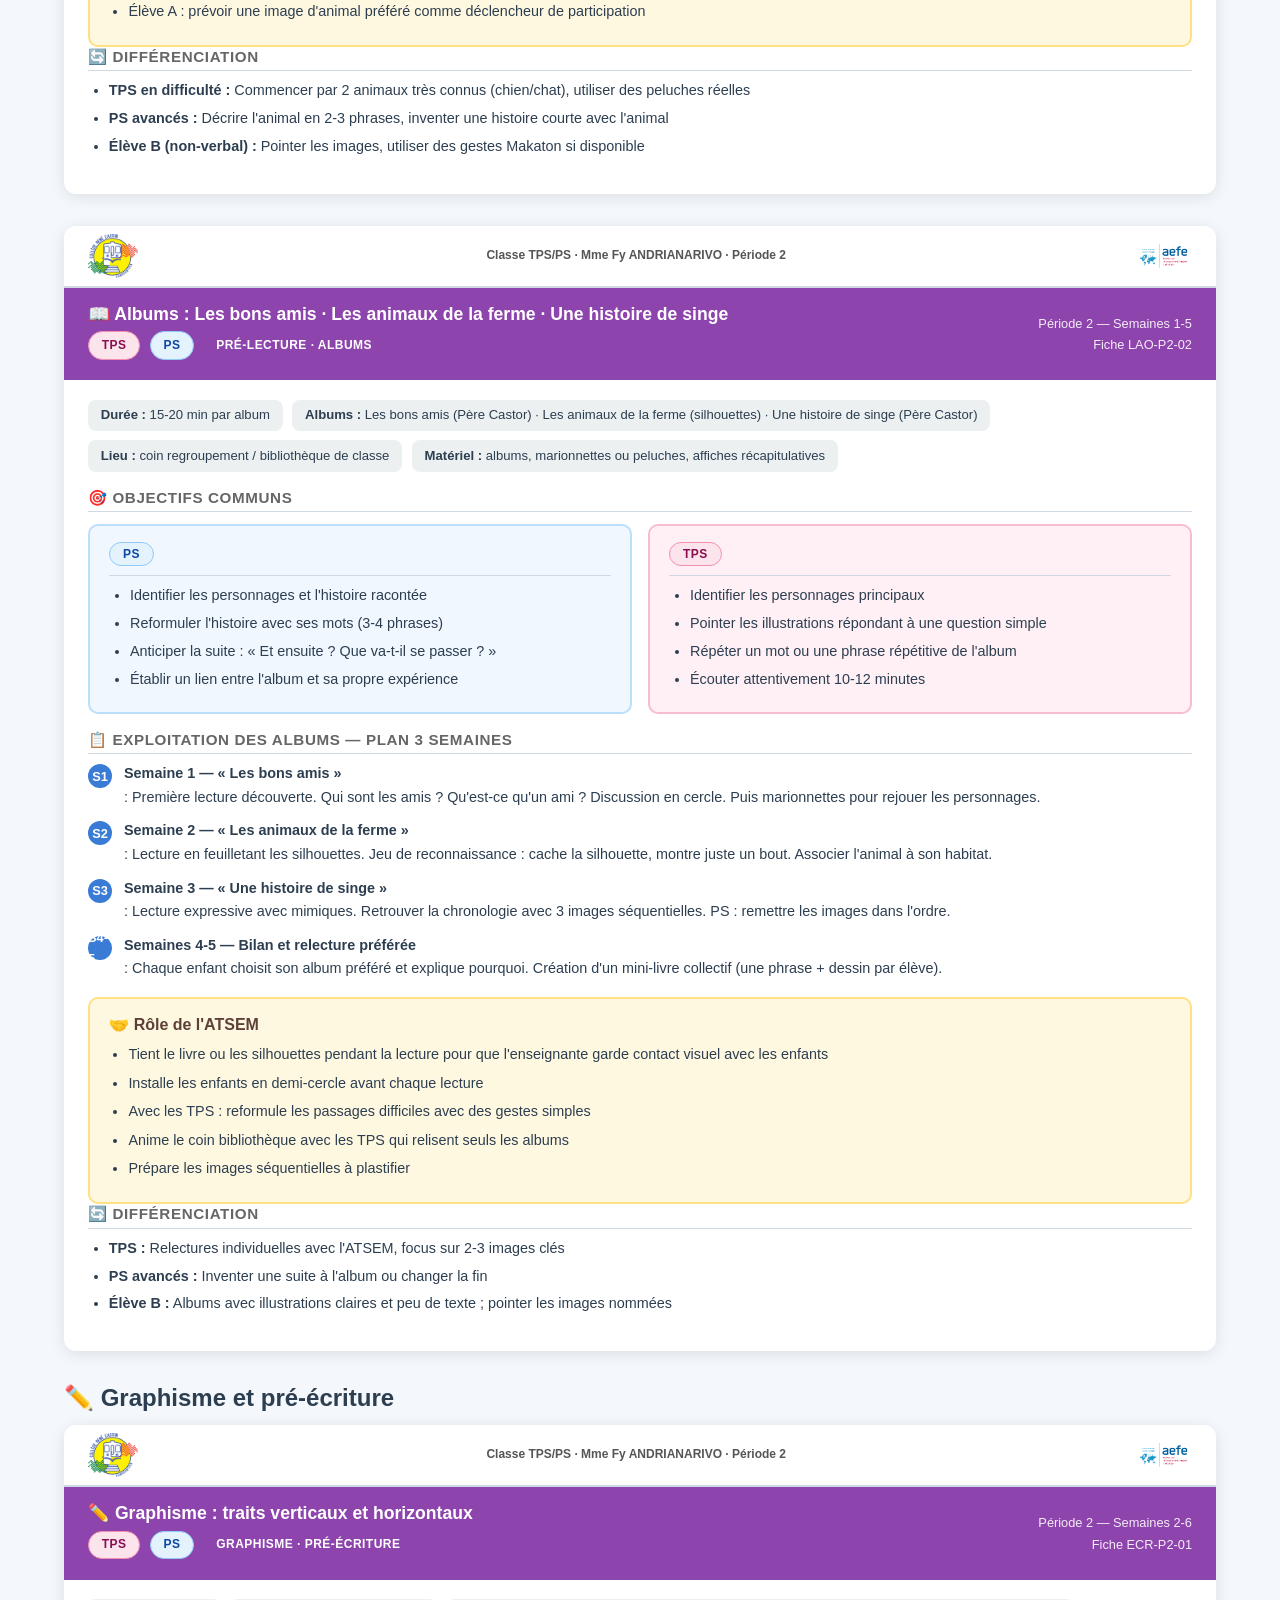
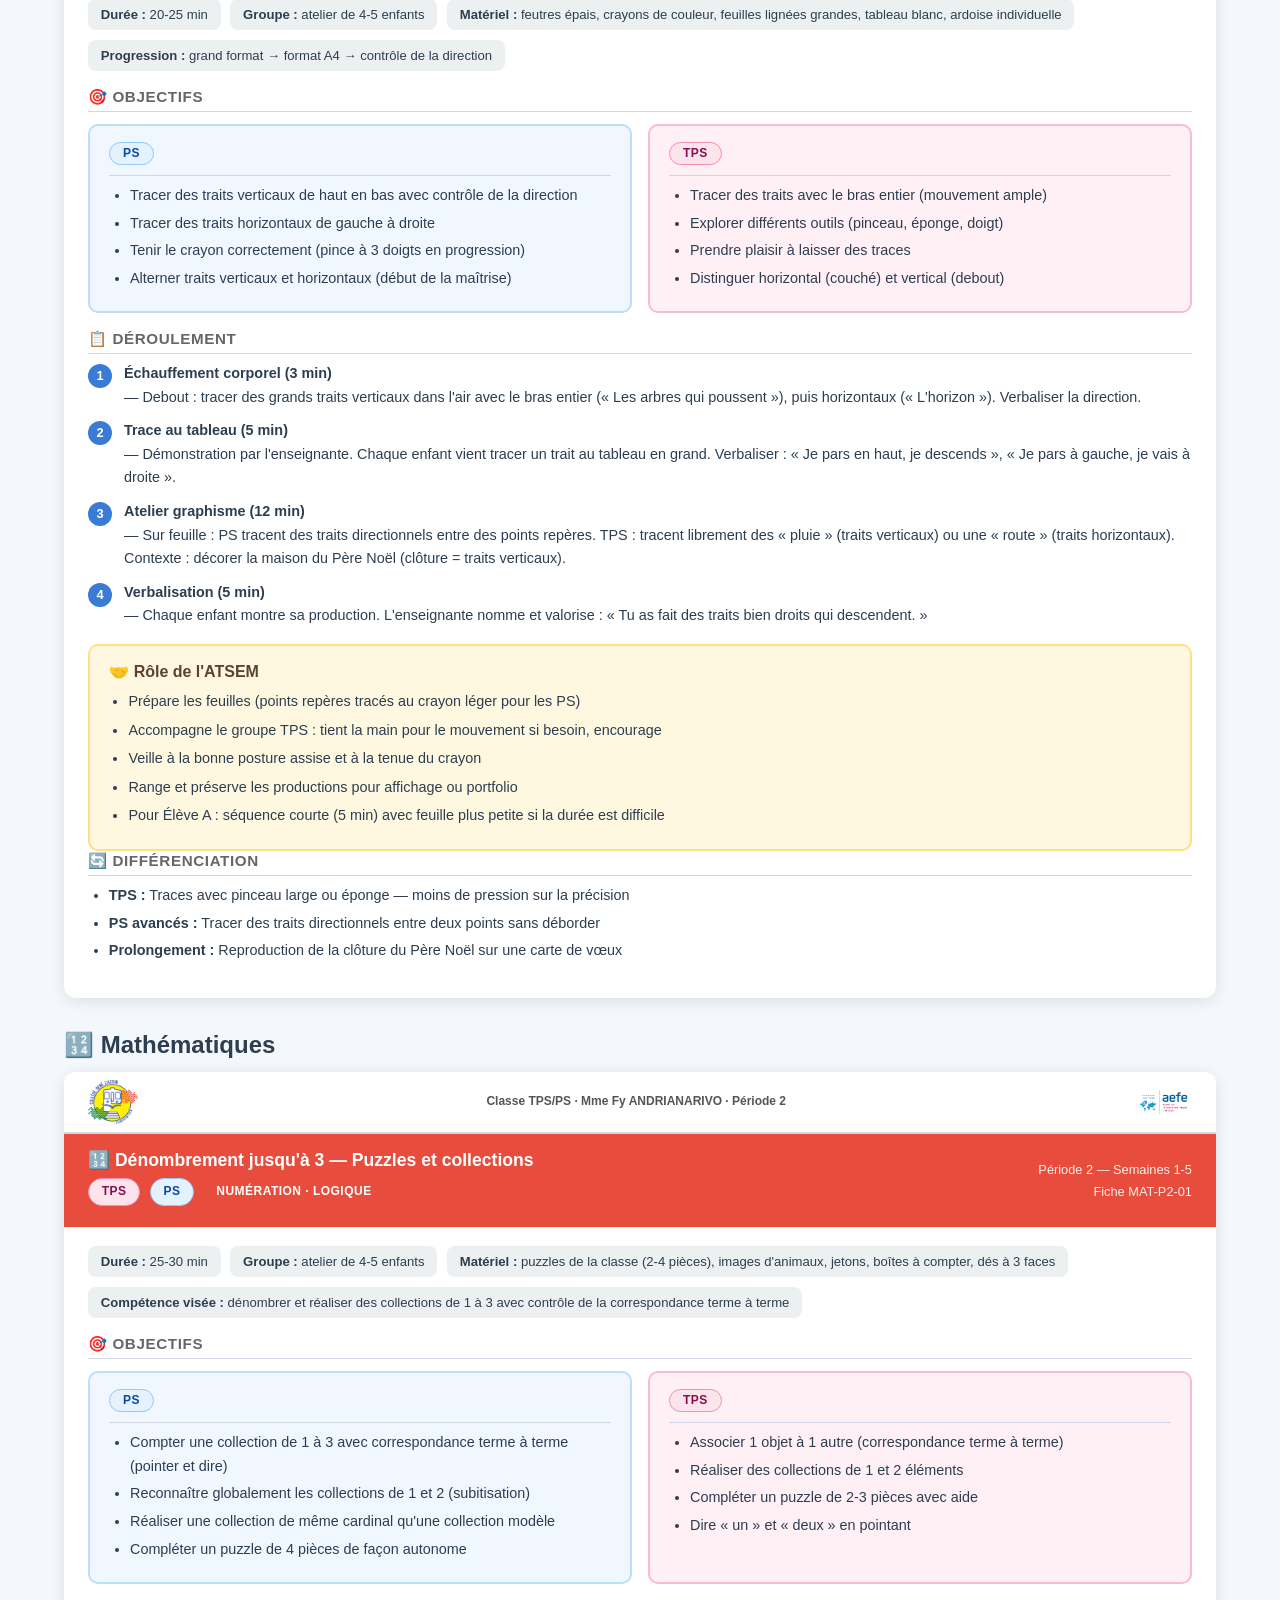
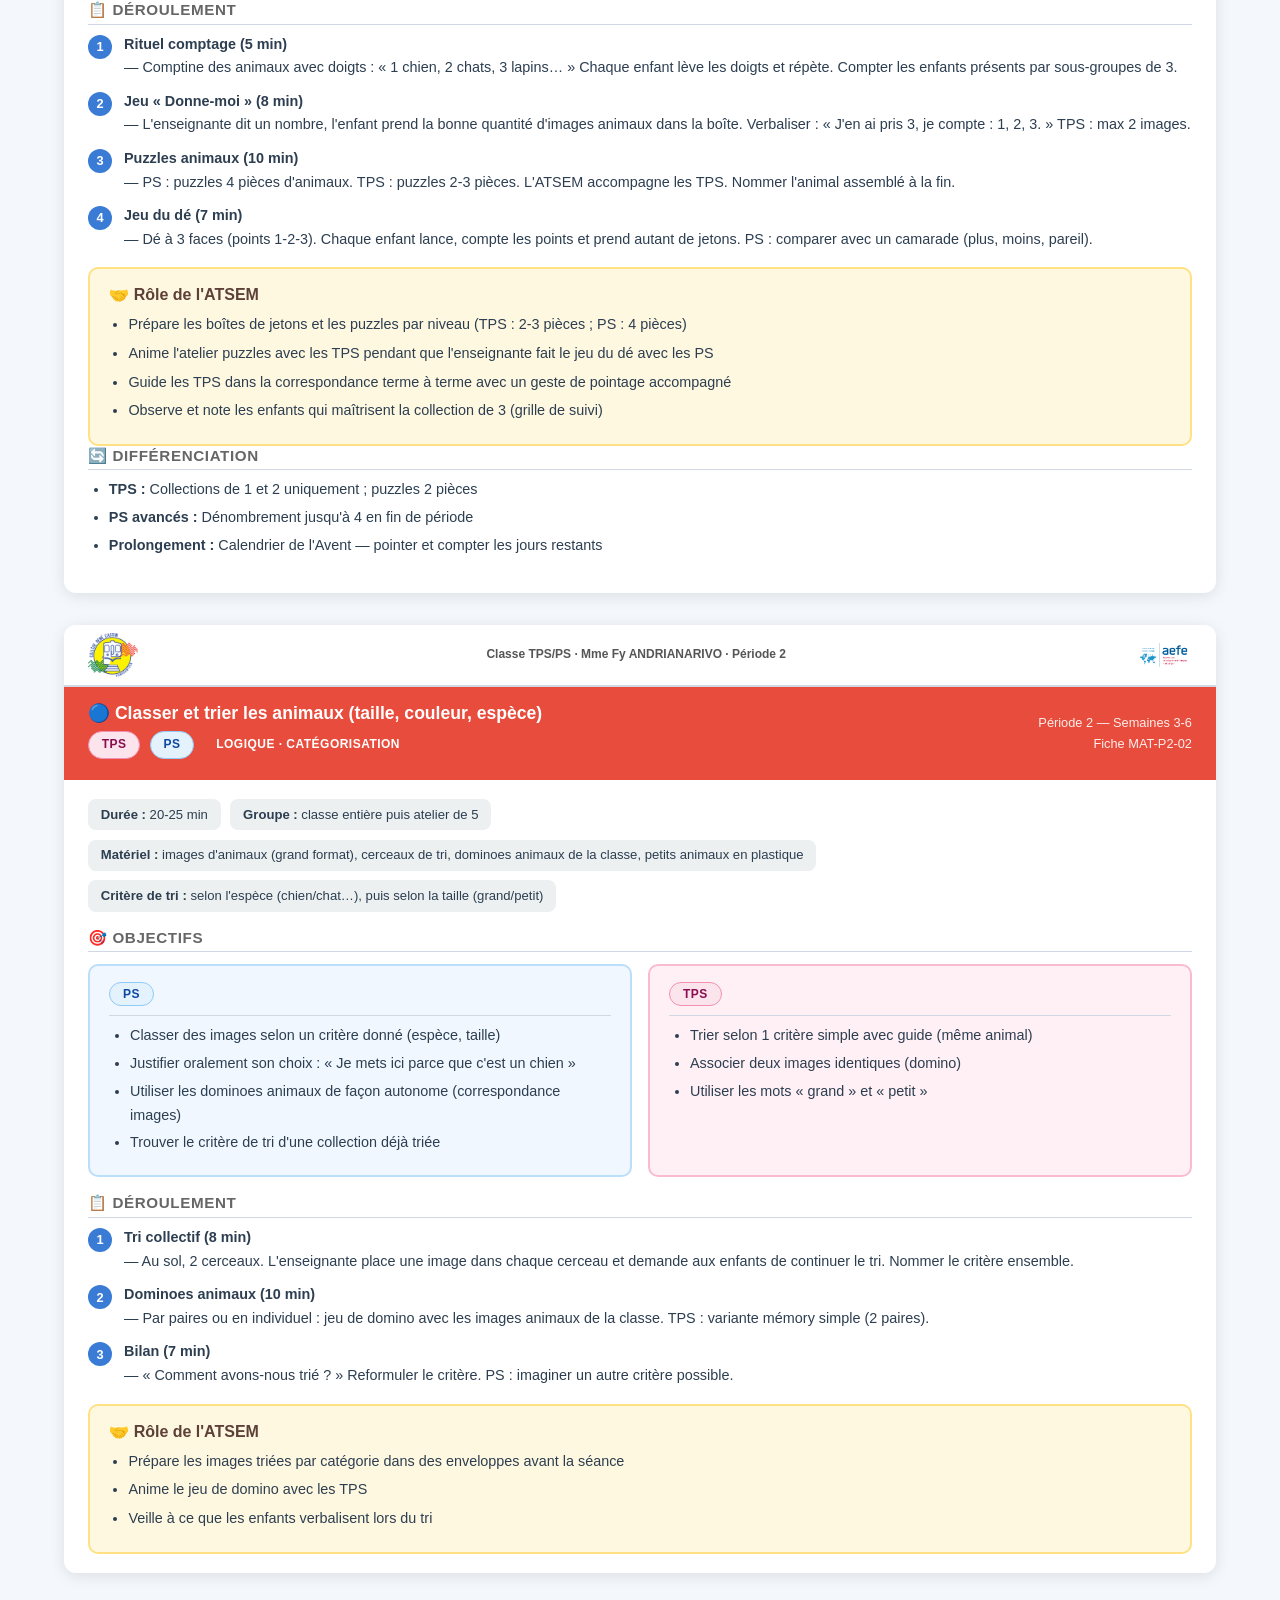
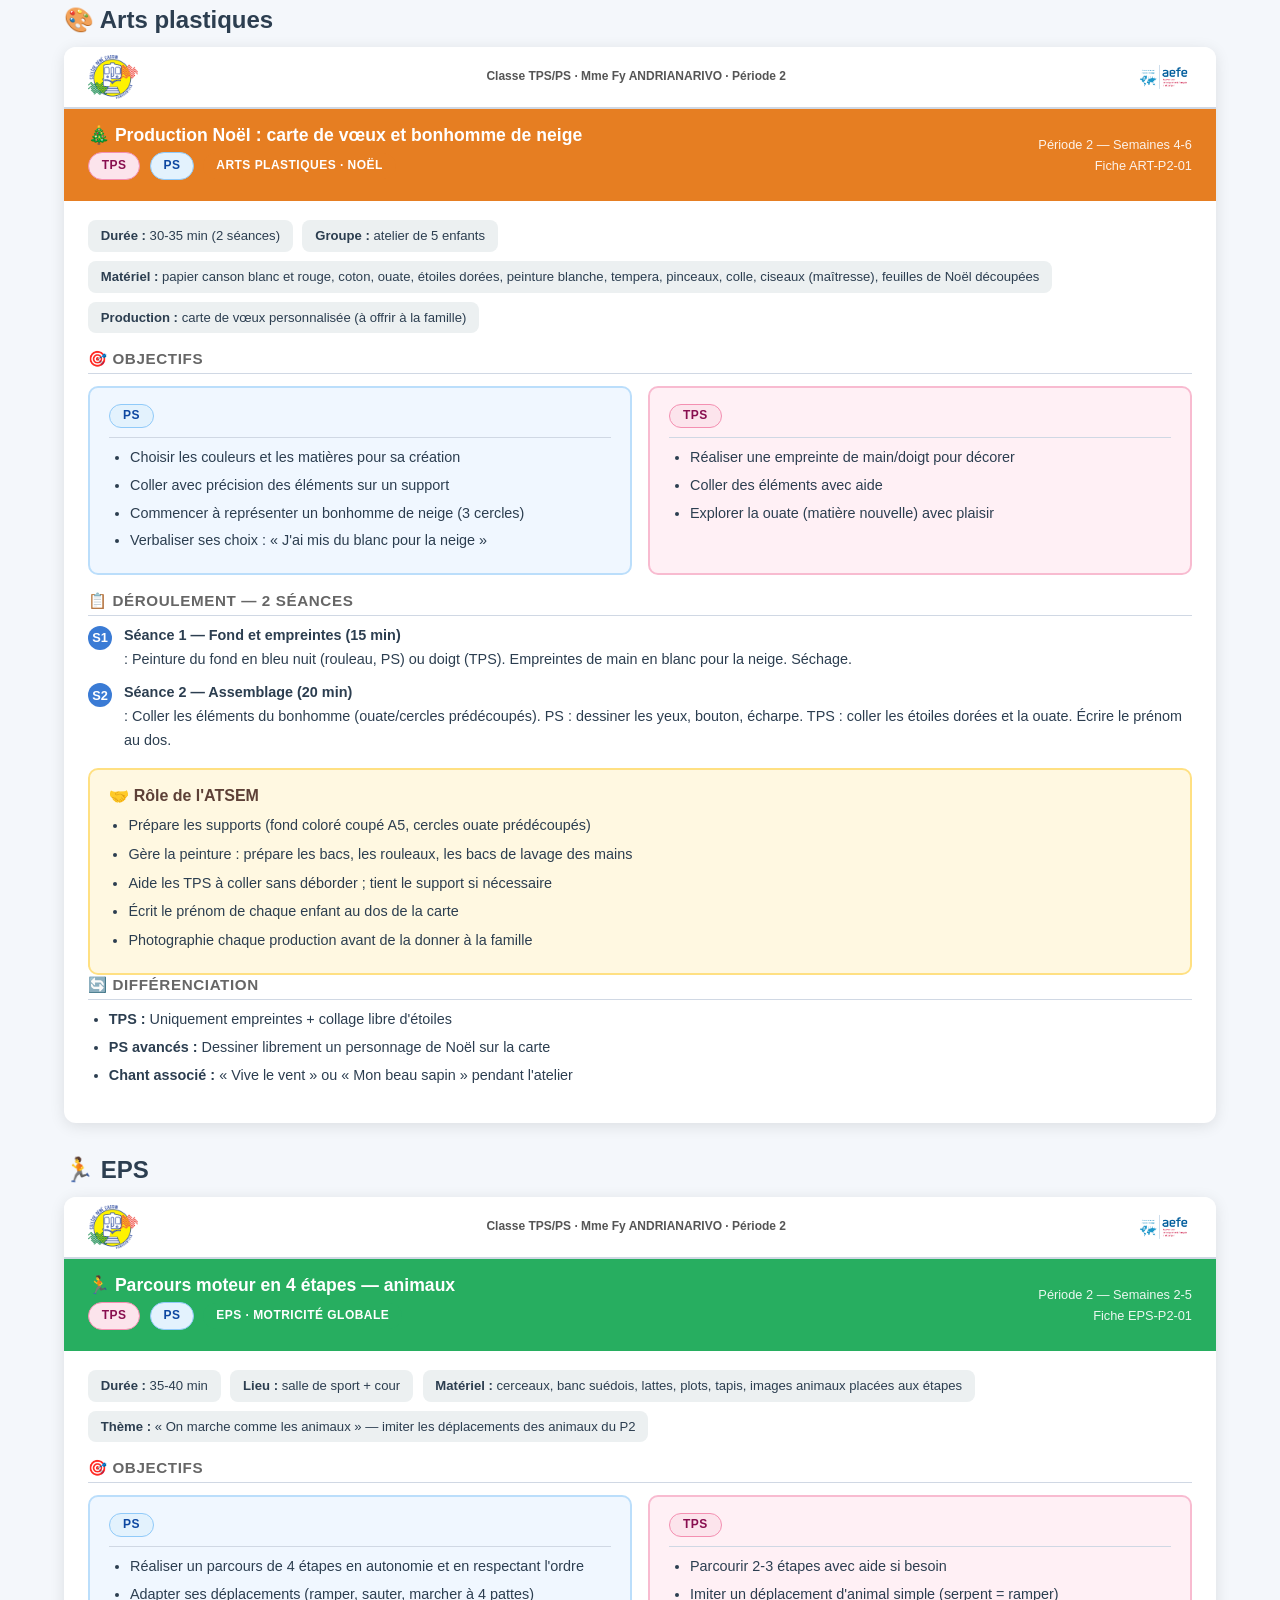
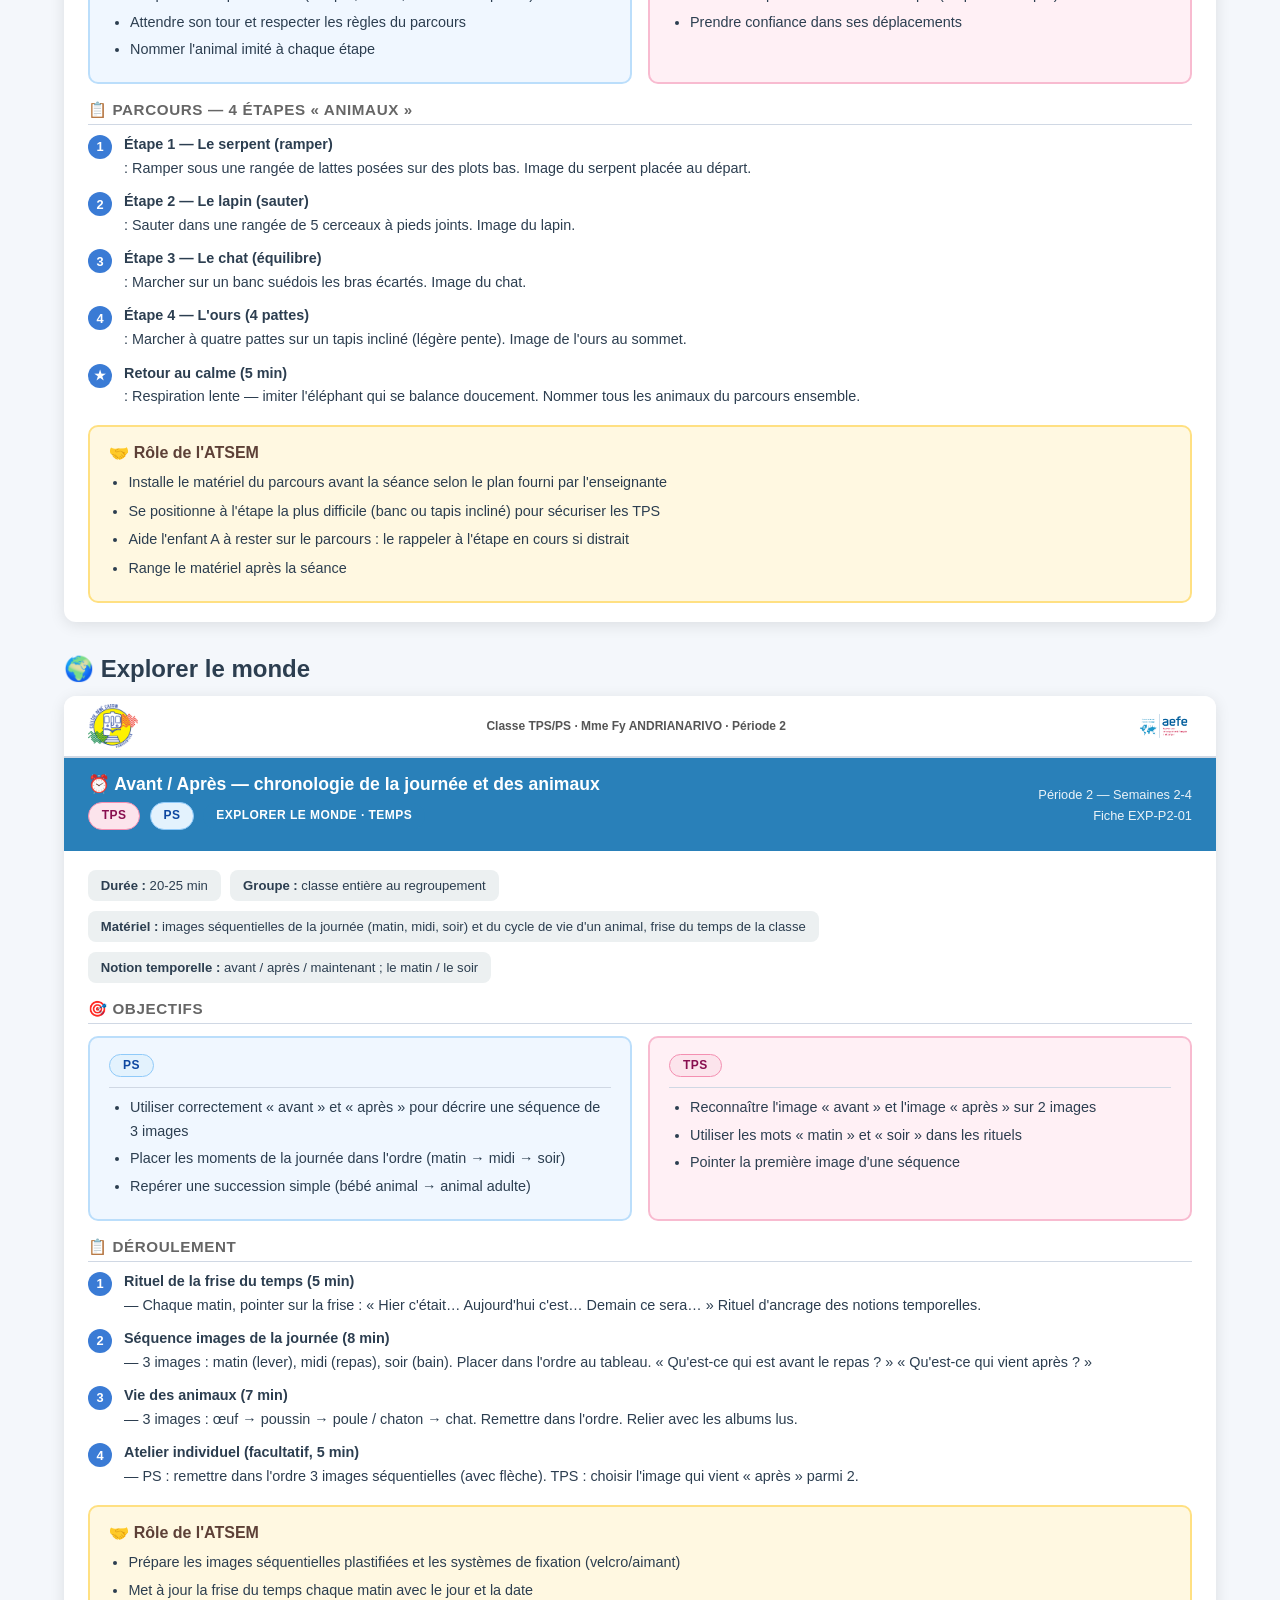
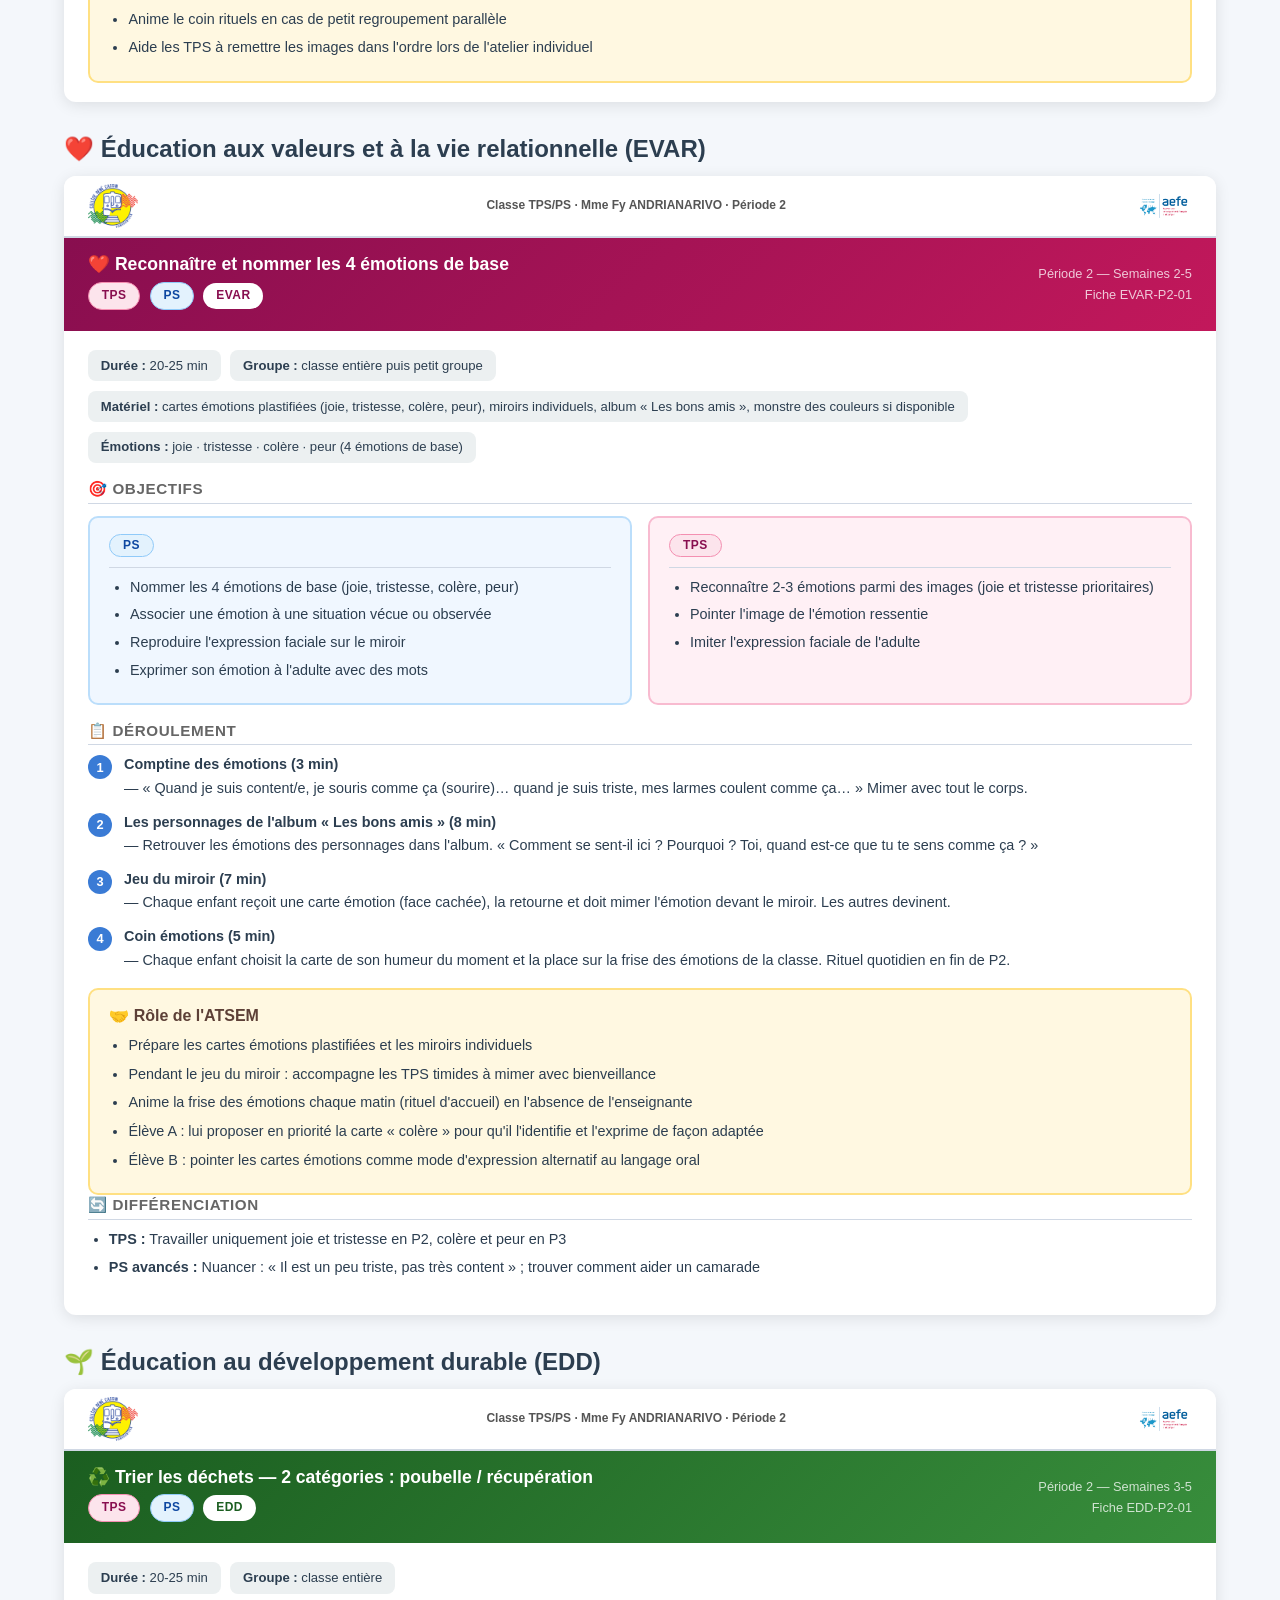
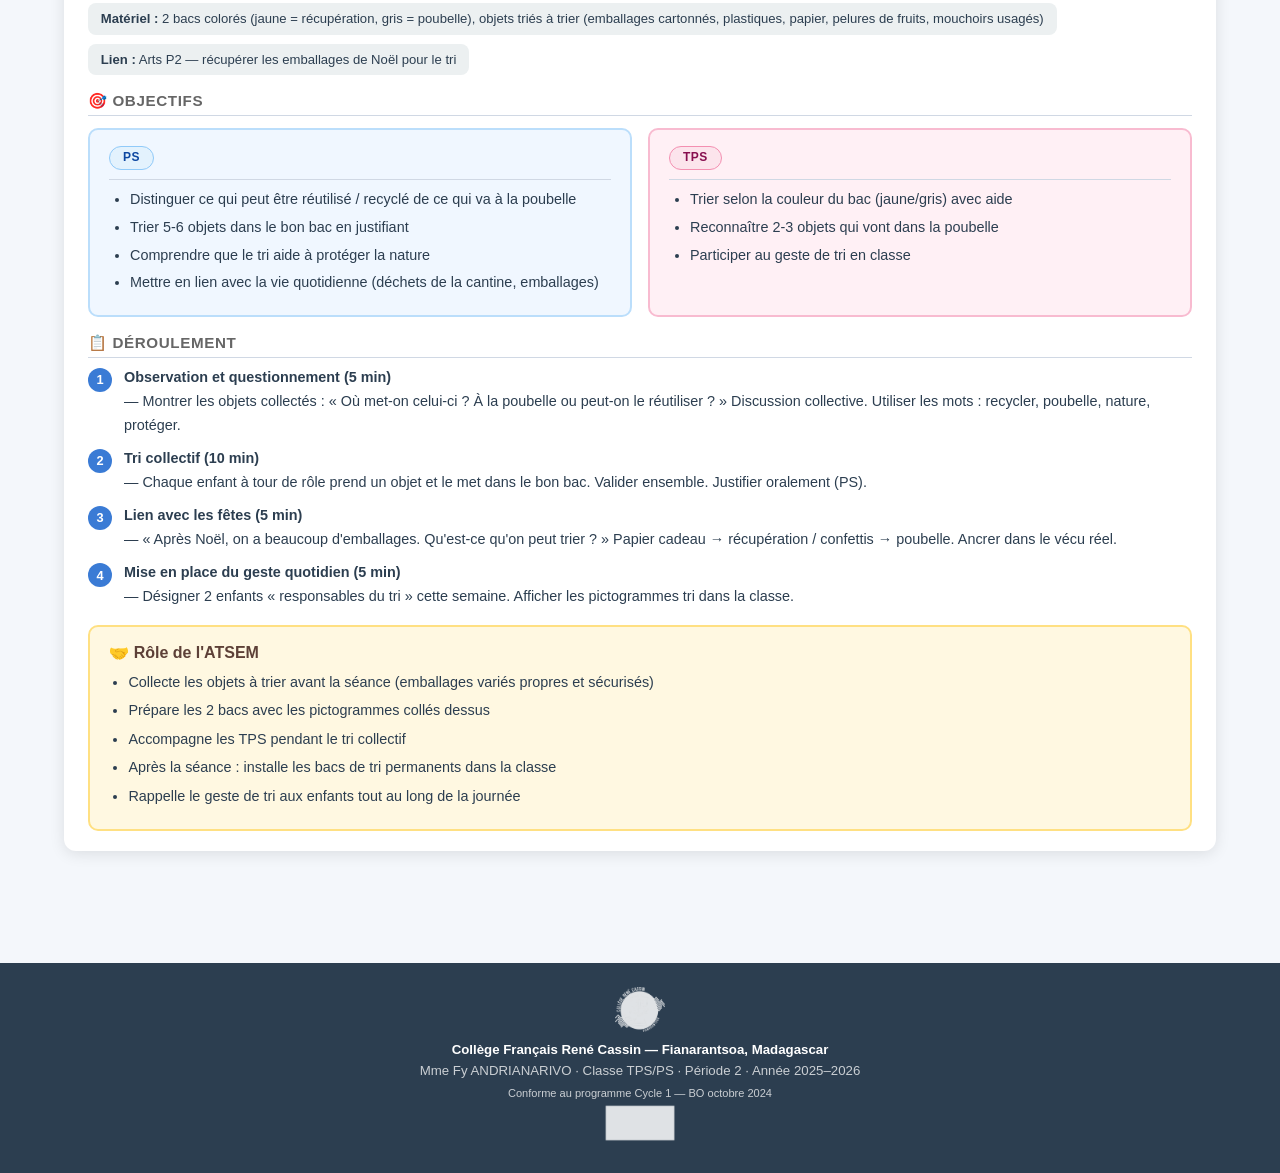
<file: periode2.html>
<!DOCTYPE html>
<html lang="fr">
<head>
  <meta charset="UTF-8">
  <meta name="viewport" content="width=device-width, initial-scale=1.0">
  <title>Période 2 – Novembre/Décembre 2025 | Fiches d'activités TPS/PS</title>
  <link rel="stylesheet" href="css/style.css">
  <link rel="stylesheet" href="css/print.css">
</head>
<body>

<!-- ===== BANNIÈRE LOGOS ===== -->
<div class="logo-banner">
  <div class="logo-banner-inner">
    <div class="logo-ecole">
      <a href="index.html"><img src="assets/logo-rene-cassin.png" alt="Collège René Cassin Fianarantsoa"></a>
    </div>
    <div class="logo-banner-center">
      <div class="titre-ecole">Collège Français René Cassin — Fianarantsoa</div>
      <div class="sous-titre">Mme Fy ANDRIANARIVO · Classe TPS / PS</div>
      <span class="annee-badge">Année scolaire 2025 – 2026</span>
    </div>
    <div class="logo-aefe">
      <img src="assets/logo-aefe.png" alt="AEFE — Établissement Conventionné">
    </div>
  </div>
</div>

<nav class="navbar">
  <div class="navbar-inner">
    <a href="index.html" class="navbar-brand">🏫 Maternelle René Cassin <span>Fianarantsoa – Classe TPS/PS</span></a>
        <div class="nav-links">
      <a href="index.html">Accueil</a>
      <a href="programmation.html">Prog.</a>
      <a href="periode1.html">P1</a>
      <a href="periode2.html" class="active">P2</a>
      <a href="periode3.html">P3</a>
      <a href="periode4.html">P4</a>
      <a href="fiches-quotidiennes-p4.html">📅 P4 Quot.</a>
      <a href="fiches-quotidiennes-p5.html">📅 P5 Quot.</a>
      <a href="periode5.html">P5 ⭐</a>
      <a href="atsem.html">ATSEM</a>
      <a href="eps.html">EPS</a>
      <a href="albums.html">Albums</a>
      <a href="strategies.html">Stratégies</a>
    </div>
  </div>
</nav>

<header class="page-header" style="background:linear-gradient(135deg,#1565C0,#1976D2);">
  <div class="period-badge">📅 Période 2 — Terminée ✓</div>
  <h1>🎄 Période 2 — Novembre / Décembre 2025</h1>
  <p>Mme Fy ANDRIANARIVO — Classe TPS/PS — René Cassin, Fianarantsoa</p>
  <p style="font-size:0.85rem; opacity:.8;">Thèmes : Les animaux familiers · Noël · L'hiver</p>
</header>

<main class="container">

  <div class="alert alert-info no-print">
    <span>📌</span>
    <div><strong>Période 2 — Animaux et fêtes</strong> (6-7 semaines, novembre à fin décembre 2025).
    Objectif prioritaire : enrichir le vocabulaire autour des animaux familiers, consolider les rituels, préparer les premières productions plastiques pour Noël.
    Albums phares : <em>Les bons amis (Père Castor) · Les animaux de la ferme · Une histoire de singe (Père Castor)</em></div>
  </div>

  <!-- ===== LANGAGE ===== -->
  <h2 id="langage" style="margin-top:2rem;">💬 Langage oral et écrit</h2>

  <!-- FICHE LAO-P2-01 -->
  <div class="fiche">
    <div class="fiche-logos">
      <img src="assets/logo-rene-cassin.png" class="logo-ecole-sm" alt="René Cassin">
      <div class="fiche-logos-center">Classe TPS/PS · Mme Fy ANDRIANARIVO · Période 2</div>
      <img src="assets/logo-aefe.png" class="logo-aefe-sm" alt="AEFE">
    </div>
    <div class="fiche-header langage">
      <div>
        <h3>🐶 Découvrir le vocabulaire des animaux familiers</h3>
        <div style="margin-top:0.3rem;">
          <span class="badge badge-tps">TPS</span>
          <span class="badge badge-ps">PS</span>
          <span class="badge badge-langage">Langage oral</span>
        </div>
      </div>
      <div class="meta">Période 2 — Semaines 1-3<br>Fiche LAO-P2-01</div>
    </div>
    <div class="fiche-body">
      <div class="fiche-infos">
        <div class="fiche-info-item"><strong>Durée :</strong> 20-25 min</div>
        <div class="fiche-info-item"><strong>Groupe :</strong> classe entière puis atelier de 5-6</div>
        <div class="fiche-info-item"><strong>Matériel :</strong> images plastifiées d'animaux, album « Les animaux de la ferme », silhouettes animaux, boîte à images de la classe</div>
        <div class="fiche-info-item"><strong>Vocabulaire :</strong> chien, chat, lapin, poisson, oiseau, tortue, aboyer, miauler, ronronner, patte, queue, plume, poil, écaille</div>
      </div>
      <div class="fiche-section">
        <h4>🎯 Objectifs</h4>
        <div class="grid-niveaux">
          <div class="niveau-box ps">
            <h4><span class="badge badge-ps">PS</span></h4>
            <ul>
              <li>Nommer 6-8 animaux familiers</li>
              <li>Décrire un animal : « Le chien a quatre pattes et il aboie »</li>
              <li>Associer l'animal à son cri et à sa caractéristique physique</li>
              <li>Formuler une phrase affirmative simple</li>
            </ul>
          </div>
          <div class="niveau-box tps">
            <h4><span class="badge badge-tps">TPS</span></h4>
            <ul>
              <li>Reconnaître et pointer 4-5 animaux nommés</li>
              <li>Imiter le cri de l'animal (onomatopées)</li>
              <li>Répéter le nom après l'adulte</li>
              <li>Associer image d'animal et son cri</li>
            </ul>
          </div>
        </div>
      </div>
      <div class="fiche-section">
        <h4>📋 Déroulement</h4>
        <div class="deroulement-step">
          <div class="step-num">1</div>
          <div class="step-content"><strong>Rituel de regroupement (3 min)</strong> — Comptine des animaux : « Qui fait comment ? » — chaque enfant mime un animal de son choix. L'enseignante nomme l'animal et le cri.</div>
        </div>
        <div class="deroulement-step">
          <div class="step-num">2</div>
          <div class="step-content"><strong>Album silhouettes (8 min)</strong> — Parcourir « Les animaux de la ferme ». Pour chaque page : « Quel animal vois-tu ? Comment il fait ? De quelle couleur est-il ? » Utiliser les silhouettes plastifiées pour toucher et manipuler.</div>
        </div>
        <div class="deroulement-step">
          <div class="step-num">3</div>
          <div class="step-content"><strong>Jeu de la devinette (7 min)</strong> — L'enseignante décrit un animal sans montrer l'image : « J'ai quatre pattes, je dis miaou, j'aime le poisson… » → les enfants trouvent l'animal. PS : créer leur propre devinette simple.</div>
        </div>
        <div class="deroulement-step">
          <div class="step-num">4</div>
          <div class="step-content"><strong>Atelier manipulation (7 min)</strong> — Tri des images d'animaux : animaux de compagnie / autres animaux. TPS : tri guidé par l'ATSEM. PS : tri autonome puis justification.</div>
        </div>
      </div>
      <div class="atsem-box">
        <h4>🤝 Rôle de l'ATSEM</h4>
        <ul>
          <li>Prépare et plastifie les images d'animaux (format carte A6) avant la séance</li>
          <li>Anime le tri des images avec les TPS en petit groupe pendant que l'enseignante travaille avec les PS</li>
          <li>Introduit les onomatopées avec enthousiasme pour motiver les TPS les plus discrets</li>
          <li>Note les animaux que chaque TPS sait nommer (grille d'observation rapide)</li>
          <li>Élève A : prévoir une image d'animal préféré comme déclencheur de participation</li>
        </ul>
      </div>
      <div class="fiche-section">
        <h4>🔄 Différenciation</h4>
        <ul>
          <li><strong>TPS en difficulté :</strong> Commencer par 2 animaux très connus (chien/chat), utiliser des peluches réelles</li>
          <li><strong>PS avancés :</strong> Décrire l'animal en 2-3 phrases, inventer une histoire courte avec l'animal</li>
          <li><strong>Élève B (non-verbal) :</strong> Pointer les images, utiliser des gestes Makaton si disponible</li>
        </ul>
      </div>
    </div>
  </div>

  <!-- FICHE LAO-P2-02 -->
  <div class="fiche">
    <div class="fiche-logos">
      <img src="assets/logo-rene-cassin.png" class="logo-ecole-sm" alt="René Cassin">
      <div class="fiche-logos-center">Classe TPS/PS · Mme Fy ANDRIANARIVO · Période 2</div>
      <img src="assets/logo-aefe.png" class="logo-aefe-sm" alt="AEFE">
    </div>
    <div class="fiche-header langage">
      <div>
        <h3>📖 Albums : Les bons amis · Les animaux de la ferme · Une histoire de singe</h3>
        <div style="margin-top:0.3rem;">
          <span class="badge badge-tps">TPS</span>
          <span class="badge badge-ps">PS</span>
          <span class="badge badge-langage">Pré-lecture · Albums</span>
        </div>
      </div>
      <div class="meta">Période 2 — Semaines 1-5<br>Fiche LAO-P2-02</div>
    </div>
    <div class="fiche-body">
      <div class="fiche-infos">
        <div class="fiche-info-item"><strong>Durée :</strong> 15-20 min par album</div>
        <div class="fiche-info-item"><strong>Albums :</strong> Les bons amis (Père Castor) · Les animaux de la ferme (silhouettes) · Une histoire de singe (Père Castor)</div>
        <div class="fiche-info-item"><strong>Lieu :</strong> coin regroupement / bibliothèque de classe</div>
        <div class="fiche-info-item"><strong>Matériel :</strong> albums, marionnettes ou peluches, affiches récapitulatives</div>
      </div>
      <div class="fiche-section">
        <h4>🎯 Objectifs communs</h4>
        <div class="grid-niveaux">
          <div class="niveau-box ps">
            <h4><span class="badge badge-ps">PS</span></h4>
            <ul>
              <li>Identifier les personnages et l'histoire racontée</li>
              <li>Reformuler l'histoire avec ses mots (3-4 phrases)</li>
              <li>Anticiper la suite : « Et ensuite ? Que va-t-il se passer ? »</li>
              <li>Établir un lien entre l'album et sa propre expérience</li>
            </ul>
          </div>
          <div class="niveau-box tps">
            <h4><span class="badge badge-tps">TPS</span></h4>
            <ul>
              <li>Identifier les personnages principaux</li>
              <li>Pointer les illustrations répondant à une question simple</li>
              <li>Répéter un mot ou une phrase répétitive de l'album</li>
              <li>Écouter attentivement 10-12 minutes</li>
            </ul>
          </div>
        </div>
      </div>
      <div class="fiche-section">
        <h4>📋 Exploitation des albums — plan 3 semaines</h4>
        <div class="deroulement-step">
          <div class="step-num">S1</div>
          <div class="step-content"><strong>Semaine 1 — « Les bons amis »</strong> : Première lecture découverte. Qui sont les amis ? Qu'est-ce qu'un ami ? Discussion en cercle. Puis marionnettes pour rejouer les personnages.</div>
        </div>
        <div class="deroulement-step">
          <div class="step-num">S2</div>
          <div class="step-content"><strong>Semaine 2 — « Les animaux de la ferme »</strong> : Lecture en feuilletant les silhouettes. Jeu de reconnaissance : cache la silhouette, montre juste un bout. Associer l'animal à son habitat.</div>
        </div>
        <div class="deroulement-step">
          <div class="step-num">S3</div>
          <div class="step-content"><strong>Semaine 3 — « Une histoire de singe »</strong> : Lecture expressive avec mimiques. Retrouver la chronologie avec 3 images séquentielles. PS : remettre les images dans l'ordre.</div>
        </div>
        <div class="deroulement-step">
          <div class="step-num">S4-5</div>
          <div class="step-content"><strong>Semaines 4-5 — Bilan et relecture préférée</strong> : Chaque enfant choisit son album préféré et explique pourquoi. Création d'un mini-livre collectif (une phrase + dessin par élève).</div>
        </div>
      </div>
      <div class="atsem-box">
        <h4>🤝 Rôle de l'ATSEM</h4>
        <ul>
          <li>Tient le livre ou les silhouettes pendant la lecture pour que l'enseignante garde contact visuel avec les enfants</li>
          <li>Installe les enfants en demi-cercle avant chaque lecture</li>
          <li>Avec les TPS : reformule les passages difficiles avec des gestes simples</li>
          <li>Anime le coin bibliothèque avec les TPS qui relisent seuls les albums</li>
          <li>Prépare les images séquentielles à plastifier</li>
        </ul>
      </div>
      <div class="fiche-section">
        <h4>🔄 Différenciation</h4>
        <ul>
          <li><strong>TPS :</strong> Relectures individuelles avec l'ATSEM, focus sur 2-3 images clés</li>
          <li><strong>PS avancés :</strong> Inventer une suite à l'album ou changer la fin</li>
          <li><strong>Élève B :</strong> Albums avec illustrations claires et peu de texte ; pointer les images nommées</li>
        </ul>
      </div>
    </div>
  </div>

  <!-- ===== GRAPHISME / ÉCRITURE ===== -->
  <h2 id="graphisme" style="margin-top:2rem;">✏️ Graphisme et pré-écriture</h2>

  <!-- FICHE ECR-P2-01 -->
  <div class="fiche">
    <div class="fiche-logos">
      <img src="assets/logo-rene-cassin.png" class="logo-ecole-sm" alt="René Cassin">
      <div class="fiche-logos-center">Classe TPS/PS · Mme Fy ANDRIANARIVO · Période 2</div>
      <img src="assets/logo-aefe.png" class="logo-aefe-sm" alt="AEFE">
    </div>
    <div class="fiche-header langage">
      <div>
        <h3>✏️ Graphisme : traits verticaux et horizontaux</h3>
        <div style="margin-top:0.3rem;">
          <span class="badge badge-tps">TPS</span>
          <span class="badge badge-ps">PS</span>
          <span class="badge badge-langage">Graphisme · Pré-écriture</span>
        </div>
      </div>
      <div class="meta">Période 2 — Semaines 2-6<br>Fiche ECR-P2-01</div>
    </div>
    <div class="fiche-body">
      <div class="fiche-infos">
        <div class="fiche-info-item"><strong>Durée :</strong> 20-25 min</div>
        <div class="fiche-info-item"><strong>Groupe :</strong> atelier de 4-5 enfants</div>
        <div class="fiche-info-item"><strong>Matériel :</strong> feutres épais, crayons de couleur, feuilles lignées grandes, tableau blanc, ardoise individuelle</div>
        <div class="fiche-info-item"><strong>Progression :</strong> grand format → format A4 → contrôle de la direction</div>
      </div>
      <div class="fiche-section">
        <h4>🎯 Objectifs</h4>
        <div class="grid-niveaux">
          <div class="niveau-box ps">
            <h4><span class="badge badge-ps">PS</span></h4>
            <ul>
              <li>Tracer des traits verticaux de haut en bas avec contrôle de la direction</li>
              <li>Tracer des traits horizontaux de gauche à droite</li>
              <li>Tenir le crayon correctement (pince à 3 doigts en progression)</li>
              <li>Alterner traits verticaux et horizontaux (début de la maîtrise)</li>
            </ul>
          </div>
          <div class="niveau-box tps">
            <h4><span class="badge badge-tps">TPS</span></h4>
            <ul>
              <li>Tracer des traits avec le bras entier (mouvement ample)</li>
              <li>Explorer différents outils (pinceau, éponge, doigt)</li>
              <li>Prendre plaisir à laisser des traces</li>
              <li>Distinguer horizontal (couché) et vertical (debout)</li>
            </ul>
          </div>
        </div>
      </div>
      <div class="fiche-section">
        <h4>📋 Déroulement</h4>
        <div class="deroulement-step">
          <div class="step-num">1</div>
          <div class="step-content"><strong>Échauffement corporel (3 min)</strong> — Debout : tracer des grands traits verticaux dans l'air avec le bras entier (« Les arbres qui poussent »), puis horizontaux (« L'horizon »). Verbaliser la direction.</div>
        </div>
        <div class="deroulement-step">
          <div class="step-num">2</div>
          <div class="step-content"><strong>Trace au tableau (5 min)</strong> — Démonstration par l'enseignante. Chaque enfant vient tracer un trait au tableau en grand. Verbaliser : « Je pars en haut, je descends », « Je pars à gauche, je vais à droite ».</div>
        </div>
        <div class="deroulement-step">
          <div class="step-num">3</div>
          <div class="step-content"><strong>Atelier graphisme (12 min)</strong> — Sur feuille : PS tracent des traits directionnels entre des points repères. TPS : tracent librement des « pluie » (traits verticaux) ou une « route » (traits horizontaux). Contexte : décorer la maison du Père Noël (clôture = traits verticaux).</div>
        </div>
        <div class="deroulement-step">
          <div class="step-num">4</div>
          <div class="step-content"><strong>Verbalisation (5 min)</strong> — Chaque enfant montre sa production. L'enseignante nomme et valorise : « Tu as fait des traits bien droits qui descendent. »</div>
        </div>
      </div>
      <div class="atsem-box">
        <h4>🤝 Rôle de l'ATSEM</h4>
        <ul>
          <li>Prépare les feuilles (points repères tracés au crayon léger pour les PS)</li>
          <li>Accompagne le groupe TPS : tient la main pour le mouvement si besoin, encourage</li>
          <li>Veille à la bonne posture assise et à la tenue du crayon</li>
          <li>Range et préserve les productions pour affichage ou portfolio</li>
          <li>Pour Élève A : séquence courte (5 min) avec feuille plus petite si la durée est difficile</li>
        </ul>
      </div>
      <div class="fiche-section">
        <h4>🔄 Différenciation</h4>
        <ul>
          <li><strong>TPS :</strong> Traces avec pinceau large ou éponge — moins de pression sur la précision</li>
          <li><strong>PS avancés :</strong> Tracer des traits directionnels entre deux points sans déborder</li>
          <li><strong>Prolongement :</strong> Reproduction de la clôture du Père Noël sur une carte de vœux</li>
        </ul>
      </div>
    </div>
  </div>

  <!-- ===== MATHÉMATIQUES ===== -->
  <h2 id="maths" style="margin-top:2rem;">🔢 Mathématiques</h2>

  <!-- FICHE MAT-P2-01 -->
  <div class="fiche">
    <div class="fiche-logos">
      <img src="assets/logo-rene-cassin.png" class="logo-ecole-sm" alt="René Cassin">
      <div class="fiche-logos-center">Classe TPS/PS · Mme Fy ANDRIANARIVO · Période 2</div>
      <img src="assets/logo-aefe.png" class="logo-aefe-sm" alt="AEFE">
    </div>
    <div class="fiche-header maths">
      <div>
        <h3>🔢 Dénombrement jusqu'à 3 — Puzzles et collections</h3>
        <div style="margin-top:0.3rem;">
          <span class="badge badge-tps">TPS</span>
          <span class="badge badge-ps">PS</span>
          <span class="badge badge-maths">Numération · Logique</span>
        </div>
      </div>
      <div class="meta">Période 2 — Semaines 1-5<br>Fiche MAT-P2-01</div>
    </div>
    <div class="fiche-body">
      <div class="fiche-infos">
        <div class="fiche-info-item"><strong>Durée :</strong> 25-30 min</div>
        <div class="fiche-info-item"><strong>Groupe :</strong> atelier de 4-5 enfants</div>
        <div class="fiche-info-item"><strong>Matériel :</strong> puzzles de la classe (2-4 pièces), images d'animaux, jetons, boîtes à compter, dés à 3 faces</div>
        <div class="fiche-info-item"><strong>Compétence visée :</strong> dénombrer et réaliser des collections de 1 à 3 avec contrôle de la correspondance terme à terme</div>
      </div>
      <div class="fiche-section">
        <h4>🎯 Objectifs</h4>
        <div class="grid-niveaux">
          <div class="niveau-box ps">
            <h4><span class="badge badge-ps">PS</span></h4>
            <ul>
              <li>Compter une collection de 1 à 3 avec correspondance terme à terme (pointer et dire)</li>
              <li>Reconnaître globalement les collections de 1 et 2 (subitisation)</li>
              <li>Réaliser une collection de même cardinal qu'une collection modèle</li>
              <li>Compléter un puzzle de 4 pièces de façon autonome</li>
            </ul>
          </div>
          <div class="niveau-box tps">
            <h4><span class="badge badge-tps">TPS</span></h4>
            <ul>
              <li>Associer 1 objet à 1 autre (correspondance terme à terme)</li>
              <li>Réaliser des collections de 1 et 2 éléments</li>
              <li>Compléter un puzzle de 2-3 pièces avec aide</li>
              <li>Dire « un » et « deux » en pointant</li>
            </ul>
          </div>
        </div>
      </div>
      <div class="fiche-section">
        <h4>📋 Déroulement</h4>
        <div class="deroulement-step">
          <div class="step-num">1</div>
          <div class="step-content"><strong>Rituel comptage (5 min)</strong> — Comptine des animaux avec doigts : « 1 chien, 2 chats, 3 lapins… » Chaque enfant lève les doigts et répète. Compter les enfants présents par sous-groupes de 3.</div>
        </div>
        <div class="deroulement-step">
          <div class="step-num">2</div>
          <div class="step-content"><strong>Jeu « Donne-moi » (8 min)</strong> — L'enseignante dit un nombre, l'enfant prend la bonne quantité d'images animaux dans la boîte. Verbaliser : « J'en ai pris 3, je compte : 1, 2, 3. » TPS : max 2 images.</div>
        </div>
        <div class="deroulement-step">
          <div class="step-num">3</div>
          <div class="step-content"><strong>Puzzles animaux (10 min)</strong> — PS : puzzles 4 pièces d'animaux. TPS : puzzles 2-3 pièces. L'ATSEM accompagne les TPS. Nommer l'animal assemblé à la fin.</div>
        </div>
        <div class="deroulement-step">
          <div class="step-num">4</div>
          <div class="step-content"><strong>Jeu du dé (7 min)</strong> — Dé à 3 faces (points 1-2-3). Chaque enfant lance, compte les points et prend autant de jetons. PS : comparer avec un camarade (plus, moins, pareil).</div>
        </div>
      </div>
      <div class="atsem-box">
        <h4>🤝 Rôle de l'ATSEM</h4>
        <ul>
          <li>Prépare les boîtes de jetons et les puzzles par niveau (TPS : 2-3 pièces ; PS : 4 pièces)</li>
          <li>Anime l'atelier puzzles avec les TPS pendant que l'enseignante fait le jeu du dé avec les PS</li>
          <li>Guide les TPS dans la correspondance terme à terme avec un geste de pointage accompagné</li>
          <li>Observe et note les enfants qui maîtrisent la collection de 3 (grille de suivi)</li>
        </ul>
      </div>
      <div class="fiche-section">
        <h4>🔄 Différenciation</h4>
        <ul>
          <li><strong>TPS :</strong> Collections de 1 et 2 uniquement ; puzzles 2 pièces</li>
          <li><strong>PS avancés :</strong> Dénombrement jusqu'à 4 en fin de période</li>
          <li><strong>Prolongement :</strong> Calendrier de l'Avent — pointer et compter les jours restants</li>
        </ul>
      </div>
    </div>
  </div>

  <!-- FICHE MAT-P2-02 -->
  <div class="fiche">
    <div class="fiche-logos">
      <img src="assets/logo-rene-cassin.png" class="logo-ecole-sm" alt="René Cassin">
      <div class="fiche-logos-center">Classe TPS/PS · Mme Fy ANDRIANARIVO · Période 2</div>
      <img src="assets/logo-aefe.png" class="logo-aefe-sm" alt="AEFE">
    </div>
    <div class="fiche-header maths">
      <div>
        <h3>🔵 Classer et trier les animaux (taille, couleur, espèce)</h3>
        <div style="margin-top:0.3rem;">
          <span class="badge badge-tps">TPS</span>
          <span class="badge badge-ps">PS</span>
          <span class="badge badge-maths">Logique · Catégorisation</span>
        </div>
      </div>
      <div class="meta">Période 2 — Semaines 3-6<br>Fiche MAT-P2-02</div>
    </div>
    <div class="fiche-body">
      <div class="fiche-infos">
        <div class="fiche-info-item"><strong>Durée :</strong> 20-25 min</div>
        <div class="fiche-info-item"><strong>Groupe :</strong> classe entière puis atelier de 5</div>
        <div class="fiche-info-item"><strong>Matériel :</strong> images d'animaux (grand format), cerceaux de tri, dominoes animaux de la classe, petits animaux en plastique</div>
        <div class="fiche-info-item"><strong>Critère de tri :</strong> selon l'espèce (chien/chat…), puis selon la taille (grand/petit)</div>
      </div>
      <div class="fiche-section">
        <h4>🎯 Objectifs</h4>
        <div class="grid-niveaux">
          <div class="niveau-box ps">
            <h4><span class="badge badge-ps">PS</span></h4>
            <ul>
              <li>Classer des images selon un critère donné (espèce, taille)</li>
              <li>Justifier oralement son choix : « Je mets ici parce que c'est un chien »</li>
              <li>Utiliser les dominoes animaux de façon autonome (correspondance images)</li>
              <li>Trouver le critère de tri d'une collection déjà triée</li>
            </ul>
          </div>
          <div class="niveau-box tps">
            <h4><span class="badge badge-tps">TPS</span></h4>
            <ul>
              <li>Trier selon 1 critère simple avec guide (même animal)</li>
              <li>Associer deux images identiques (domino)</li>
              <li>Utiliser les mots « grand » et « petit »</li>
            </ul>
          </div>
        </div>
      </div>
      <div class="fiche-section">
        <h4>📋 Déroulement</h4>
        <div class="deroulement-step">
          <div class="step-num">1</div>
          <div class="step-content"><strong>Tri collectif (8 min)</strong> — Au sol, 2 cerceaux. L'enseignante place une image dans chaque cerceau et demande aux enfants de continuer le tri. Nommer le critère ensemble.</div>
        </div>
        <div class="deroulement-step">
          <div class="step-num">2</div>
          <div class="step-content"><strong>Dominoes animaux (10 min)</strong> — Par paires ou en individuel : jeu de domino avec les images animaux de la classe. TPS : variante mémory simple (2 paires).</div>
        </div>
        <div class="deroulement-step">
          <div class="step-num">3</div>
          <div class="step-content"><strong>Bilan (7 min)</strong> — « Comment avons-nous trié ? » Reformuler le critère. PS : imaginer un autre critère possible.</div>
        </div>
      </div>
      <div class="atsem-box">
        <h4>🤝 Rôle de l'ATSEM</h4>
        <ul>
          <li>Prépare les images triées par catégorie dans des enveloppes avant la séance</li>
          <li>Anime le jeu de domino avec les TPS</li>
          <li>Veille à ce que les enfants verbalisent lors du tri</li>
        </ul>
      </div>
    </div>
  </div>

  <!-- ===== ARTS ===== -->
  <h2 id="arts" style="margin-top:2rem;">🎨 Arts plastiques</h2>

  <!-- FICHE ART-P2-01 -->
  <div class="fiche">
    <div class="fiche-logos">
      <img src="assets/logo-rene-cassin.png" class="logo-ecole-sm" alt="René Cassin">
      <div class="fiche-logos-center">Classe TPS/PS · Mme Fy ANDRIANARIVO · Période 2</div>
      <img src="assets/logo-aefe.png" class="logo-aefe-sm" alt="AEFE">
    </div>
    <div class="fiche-header arts">
      <div>
        <h3>🎄 Production Noël : carte de vœux et bonhomme de neige</h3>
        <div style="margin-top:0.3rem;">
          <span class="badge badge-tps">TPS</span>
          <span class="badge badge-ps">PS</span>
          <span class="badge badge-arts">Arts plastiques · Noël</span>
        </div>
      </div>
      <div class="meta">Période 2 — Semaines 4-6<br>Fiche ART-P2-01</div>
    </div>
    <div class="fiche-body">
      <div class="fiche-infos">
        <div class="fiche-info-item"><strong>Durée :</strong> 30-35 min (2 séances)</div>
        <div class="fiche-info-item"><strong>Groupe :</strong> atelier de 5 enfants</div>
        <div class="fiche-info-item"><strong>Matériel :</strong> papier canson blanc et rouge, coton, ouate, étoiles dorées, peinture blanche, tempera, pinceaux, colle, ciseaux (maîtresse), feuilles de Noël découpées</div>
        <div class="fiche-info-item"><strong>Production :</strong> carte de vœux personnalisée (à offrir à la famille)</div>
      </div>
      <div class="fiche-section">
        <h4>🎯 Objectifs</h4>
        <div class="grid-niveaux">
          <div class="niveau-box ps">
            <h4><span class="badge badge-ps">PS</span></h4>
            <ul>
              <li>Choisir les couleurs et les matières pour sa création</li>
              <li>Coller avec précision des éléments sur un support</li>
              <li>Commencer à représenter un bonhomme de neige (3 cercles)</li>
              <li>Verbaliser ses choix : « J'ai mis du blanc pour la neige »</li>
            </ul>
          </div>
          <div class="niveau-box tps">
            <h4><span class="badge badge-tps">TPS</span></h4>
            <ul>
              <li>Réaliser une empreinte de main/doigt pour décorer</li>
              <li>Coller des éléments avec aide</li>
              <li>Explorer la ouate (matière nouvelle) avec plaisir</li>
            </ul>
          </div>
        </div>
      </div>
      <div class="fiche-section">
        <h4>📋 Déroulement — 2 séances</h4>
        <div class="deroulement-step">
          <div class="step-num">S1</div>
          <div class="step-content"><strong>Séance 1 — Fond et empreintes (15 min)</strong> : Peinture du fond en bleu nuit (rouleau, PS) ou doigt (TPS). Empreintes de main en blanc pour la neige. Séchage.</div>
        </div>
        <div class="deroulement-step">
          <div class="step-num">S2</div>
          <div class="step-content"><strong>Séance 2 — Assemblage (20 min)</strong> : Coller les éléments du bonhomme (ouate/cercles prédécoupés). PS : dessiner les yeux, bouton, écharpe. TPS : coller les étoiles dorées et la ouate. Écrire le prénom au dos.</div>
        </div>
      </div>
      <div class="atsem-box">
        <h4>🤝 Rôle de l'ATSEM</h4>
        <ul>
          <li>Prépare les supports (fond coloré coupé A5, cercles ouate prédécoupés)</li>
          <li>Gère la peinture : prépare les bacs, les rouleaux, les bacs de lavage des mains</li>
          <li>Aide les TPS à coller sans déborder ; tient le support si nécessaire</li>
          <li>Écrit le prénom de chaque enfant au dos de la carte</li>
          <li>Photographie chaque production avant de la donner à la famille</li>
        </ul>
      </div>
      <div class="fiche-section">
        <h4>🔄 Différenciation</h4>
        <ul>
          <li><strong>TPS :</strong> Uniquement empreintes + collage libre d'étoiles</li>
          <li><strong>PS avancés :</strong> Dessiner librement un personnage de Noël sur la carte</li>
          <li><strong>Chant associé :</strong> « Vive le vent » ou « Mon beau sapin » pendant l'atelier</li>
        </ul>
      </div>
    </div>
  </div>

  <!-- ===== EPS ===== -->
  <h2 id="eps" style="margin-top:2rem;">🏃 EPS</h2>

  <!-- FICHE EPS-P2-01 -->
  <div class="fiche">
    <div class="fiche-logos">
      <img src="assets/logo-rene-cassin.png" class="logo-ecole-sm" alt="René Cassin">
      <div class="fiche-logos-center">Classe TPS/PS · Mme Fy ANDRIANARIVO · Période 2</div>
      <img src="assets/logo-aefe.png" class="logo-aefe-sm" alt="AEFE">
    </div>
    <div class="fiche-header eps">
      <div>
        <h3>🏃 Parcours moteur en 4 étapes — animaux</h3>
        <div style="margin-top:0.3rem;">
          <span class="badge badge-tps">TPS</span>
          <span class="badge badge-ps">PS</span>
          <span class="badge badge-eps">EPS · Motricité globale</span>
        </div>
      </div>
      <div class="meta">Période 2 — Semaines 2-5<br>Fiche EPS-P2-01</div>
    </div>
    <div class="fiche-body">
      <div class="fiche-infos">
        <div class="fiche-info-item"><strong>Durée :</strong> 35-40 min</div>
        <div class="fiche-info-item"><strong>Lieu :</strong> salle de sport + cour</div>
        <div class="fiche-info-item"><strong>Matériel :</strong> cerceaux, banc suédois, lattes, plots, tapis, images animaux placées aux étapes</div>
        <div class="fiche-info-item"><strong>Thème :</strong> « On marche comme les animaux » — imiter les déplacements des animaux du P2</div>
      </div>
      <div class="fiche-section">
        <h4>🎯 Objectifs</h4>
        <div class="grid-niveaux">
          <div class="niveau-box ps">
            <h4><span class="badge badge-ps">PS</span></h4>
            <ul>
              <li>Réaliser un parcours de 4 étapes en autonomie et en respectant l'ordre</li>
              <li>Adapter ses déplacements (ramper, sauter, marcher à 4 pattes)</li>
              <li>Attendre son tour et respecter les règles du parcours</li>
              <li>Nommer l'animal imité à chaque étape</li>
            </ul>
          </div>
          <div class="niveau-box tps">
            <h4><span class="badge badge-tps">TPS</span></h4>
            <ul>
              <li>Parcourir 2-3 étapes avec aide si besoin</li>
              <li>Imiter un déplacement d'animal simple (serpent = ramper)</li>
              <li>Prendre confiance dans ses déplacements</li>
            </ul>
          </div>
        </div>
      </div>
      <div class="fiche-section">
        <h4>📋 Parcours — 4 étapes « animaux »</h4>
        <div class="deroulement-step">
          <div class="step-num">1</div>
          <div class="step-content"><strong>Étape 1 — Le serpent (ramper)</strong> : Ramper sous une rangée de lattes posées sur des plots bas. Image du serpent placée au départ.</div>
        </div>
        <div class="deroulement-step">
          <div class="step-num">2</div>
          <div class="step-content"><strong>Étape 2 — Le lapin (sauter)</strong> : Sauter dans une rangée de 5 cerceaux à pieds joints. Image du lapin.</div>
        </div>
        <div class="deroulement-step">
          <div class="step-num">3</div>
          <div class="step-content"><strong>Étape 3 — Le chat (équilibre)</strong> : Marcher sur un banc suédois les bras écartés. Image du chat.</div>
        </div>
        <div class="deroulement-step">
          <div class="step-num">4</div>
          <div class="step-content"><strong>Étape 4 — L'ours (4 pattes)</strong> : Marcher à quatre pattes sur un tapis incliné (légère pente). Image de l'ours au sommet.</div>
        </div>
        <div class="deroulement-step">
          <div class="step-num">★</div>
          <div class="step-content"><strong>Retour au calme (5 min)</strong> : Respiration lente — imiter l'éléphant qui se balance doucement. Nommer tous les animaux du parcours ensemble.</div>
        </div>
      </div>
      <div class="atsem-box">
        <h4>🤝 Rôle de l'ATSEM</h4>
        <ul>
          <li>Installe le matériel du parcours avant la séance selon le plan fourni par l'enseignante</li>
          <li>Se positionne à l'étape la plus difficile (banc ou tapis incliné) pour sécuriser les TPS</li>
          <li>Aide l'enfant A à rester sur le parcours : le rappeler à l'étape en cours si distrait</li>
          <li>Range le matériel après la séance</li>
        </ul>
      </div>
    </div>
  </div>

  <!-- ===== EXPLORER LE MONDE ===== -->
  <h2 id="explorer" style="margin-top:2rem;">🌍 Explorer le monde</h2>

  <!-- FICHE EXP-P2-01 -->
  <div class="fiche">
    <div class="fiche-logos">
      <img src="assets/logo-rene-cassin.png" class="logo-ecole-sm" alt="René Cassin">
      <div class="fiche-logos-center">Classe TPS/PS · Mme Fy ANDRIANARIVO · Période 2</div>
      <img src="assets/logo-aefe.png" class="logo-aefe-sm" alt="AEFE">
    </div>
    <div class="fiche-header explorer">
      <div>
        <h3>⏰ Avant / Après — chronologie de la journée et des animaux</h3>
        <div style="margin-top:0.3rem;">
          <span class="badge badge-tps">TPS</span>
          <span class="badge badge-ps">PS</span>
          <span class="badge badge-explorer">Explorer le monde · Temps</span>
        </div>
      </div>
      <div class="meta">Période 2 — Semaines 2-4<br>Fiche EXP-P2-01</div>
    </div>
    <div class="fiche-body">
      <div class="fiche-infos">
        <div class="fiche-info-item"><strong>Durée :</strong> 20-25 min</div>
        <div class="fiche-info-item"><strong>Groupe :</strong> classe entière au regroupement</div>
        <div class="fiche-info-item"><strong>Matériel :</strong> images séquentielles de la journée (matin, midi, soir) et du cycle de vie d'un animal, frise du temps de la classe</div>
        <div class="fiche-info-item"><strong>Notion temporelle :</strong> avant / après / maintenant ; le matin / le soir</div>
      </div>
      <div class="fiche-section">
        <h4>🎯 Objectifs</h4>
        <div class="grid-niveaux">
          <div class="niveau-box ps">
            <h4><span class="badge badge-ps">PS</span></h4>
            <ul>
              <li>Utiliser correctement « avant » et « après » pour décrire une séquence de 3 images</li>
              <li>Placer les moments de la journée dans l'ordre (matin → midi → soir)</li>
              <li>Repérer une succession simple (bébé animal → animal adulte)</li>
            </ul>
          </div>
          <div class="niveau-box tps">
            <h4><span class="badge badge-tps">TPS</span></h4>
            <ul>
              <li>Reconnaître l'image « avant » et l'image « après » sur 2 images</li>
              <li>Utiliser les mots « matin » et « soir » dans les rituels</li>
              <li>Pointer la première image d'une séquence</li>
            </ul>
          </div>
        </div>
      </div>
      <div class="fiche-section">
        <h4>📋 Déroulement</h4>
        <div class="deroulement-step">
          <div class="step-num">1</div>
          <div class="step-content"><strong>Rituel de la frise du temps (5 min)</strong> — Chaque matin, pointer sur la frise : « Hier c'était… Aujourd'hui c'est… Demain ce sera… » Rituel d'ancrage des notions temporelles.</div>
        </div>
        <div class="deroulement-step">
          <div class="step-num">2</div>
          <div class="step-content"><strong>Séquence images de la journée (8 min)</strong> — 3 images : matin (lever), midi (repas), soir (bain). Placer dans l'ordre au tableau. « Qu'est-ce qui est avant le repas ? » « Qu'est-ce qui vient après ? »</div>
        </div>
        <div class="deroulement-step">
          <div class="step-num">3</div>
          <div class="step-content"><strong>Vie des animaux (7 min)</strong> — 3 images : œuf → poussin → poule / chaton → chat. Remettre dans l'ordre. Relier avec les albums lus.</div>
        </div>
        <div class="deroulement-step">
          <div class="step-num">4</div>
          <div class="step-content"><strong>Atelier individuel (facultatif, 5 min)</strong> — PS : remettre dans l'ordre 3 images séquentielles (avec flèche). TPS : choisir l'image qui vient « après » parmi 2.</div>
        </div>
      </div>
      <div class="atsem-box">
        <h4>🤝 Rôle de l'ATSEM</h4>
        <ul>
          <li>Prépare les images séquentielles plastifiées et les systèmes de fixation (velcro/aimant)</li>
          <li>Met à jour la frise du temps chaque matin avec le jour et la date</li>
          <li>Anime le coin rituels en cas de petit regroupement parallèle</li>
          <li>Aide les TPS à remettre les images dans l'ordre lors de l'atelier individuel</li>
        </ul>
      </div>
    </div>
  </div>

  <!-- ===== EVAR ===== -->
  <h2 id="evar" style="margin-top:2rem;">❤️ Éducation aux valeurs et à la vie relationnelle (EVAR)</h2>

  <!-- FICHE EVAR-P2-01 -->
  <div class="fiche">
    <div class="fiche-logos">
      <img src="assets/logo-rene-cassin.png" class="logo-ecole-sm" alt="René Cassin">
      <div class="fiche-logos-center">Classe TPS/PS · Mme Fy ANDRIANARIVO · Période 2</div>
      <img src="assets/logo-aefe.png" class="logo-aefe-sm" alt="AEFE">
    </div>
    <div class="fiche-header evar" style="background:linear-gradient(135deg,#880E4F,#C2185B); color:#fff;">
      <div>
        <h3>❤️ Reconnaître et nommer les 4 émotions de base</h3>
        <div style="margin-top:0.3rem;">
          <span class="badge badge-tps">TPS</span>
          <span class="badge badge-ps">PS</span>
          <span class="badge" style="background:#fff; color:#880E4F;">EVAR</span>
        </div>
      </div>
      <div class="meta" style="color:rgba(255,255,255,0.85);">Période 2 — Semaines 2-5<br>Fiche EVAR-P2-01</div>
    </div>
    <div class="fiche-body">
      <div class="fiche-infos">
        <div class="fiche-info-item"><strong>Durée :</strong> 20-25 min</div>
        <div class="fiche-info-item"><strong>Groupe :</strong> classe entière puis petit groupe</div>
        <div class="fiche-info-item"><strong>Matériel :</strong> cartes émotions plastifiées (joie, tristesse, colère, peur), miroirs individuels, album « Les bons amis », monstre des couleurs si disponible</div>
        <div class="fiche-info-item"><strong>Émotions :</strong> joie · tristesse · colère · peur (4 émotions de base)</div>
      </div>
      <div class="fiche-section">
        <h4>🎯 Objectifs</h4>
        <div class="grid-niveaux">
          <div class="niveau-box ps">
            <h4><span class="badge badge-ps">PS</span></h4>
            <ul>
              <li>Nommer les 4 émotions de base (joie, tristesse, colère, peur)</li>
              <li>Associer une émotion à une situation vécue ou observée</li>
              <li>Reproduire l'expression faciale sur le miroir</li>
              <li>Exprimer son émotion à l'adulte avec des mots</li>
            </ul>
          </div>
          <div class="niveau-box tps">
            <h4><span class="badge badge-tps">TPS</span></h4>
            <ul>
              <li>Reconnaître 2-3 émotions parmi des images (joie et tristesse prioritaires)</li>
              <li>Pointer l'image de l'émotion ressentie</li>
              <li>Imiter l'expression faciale de l'adulte</li>
            </ul>
          </div>
        </div>
      </div>
      <div class="fiche-section">
        <h4>📋 Déroulement</h4>
        <div class="deroulement-step">
          <div class="step-num">1</div>
          <div class="step-content"><strong>Comptine des émotions (3 min)</strong> — « Quand je suis content/e, je souris comme ça (sourire)… quand je suis triste, mes larmes coulent comme ça… » Mimer avec tout le corps.</div>
        </div>
        <div class="deroulement-step">
          <div class="step-num">2</div>
          <div class="step-content"><strong>Les personnages de l'album « Les bons amis » (8 min)</strong> — Retrouver les émotions des personnages dans l'album. « Comment se sent-il ici ? Pourquoi ? Toi, quand est-ce que tu te sens comme ça ? »</div>
        </div>
        <div class="deroulement-step">
          <div class="step-num">3</div>
          <div class="step-content"><strong>Jeu du miroir (7 min)</strong> — Chaque enfant reçoit une carte émotion (face cachée), la retourne et doit mimer l'émotion devant le miroir. Les autres devinent.</div>
        </div>
        <div class="deroulement-step">
          <div class="step-num">4</div>
          <div class="step-content"><strong>Coin émotions (5 min)</strong> — Chaque enfant choisit la carte de son humeur du moment et la place sur la frise des émotions de la classe. Rituel quotidien en fin de P2.</div>
        </div>
      </div>
      <div class="atsem-box">
        <h4>🤝 Rôle de l'ATSEM</h4>
        <ul>
          <li>Prépare les cartes émotions plastifiées et les miroirs individuels</li>
          <li>Pendant le jeu du miroir : accompagne les TPS timides à mimer avec bienveillance</li>
          <li>Anime la frise des émotions chaque matin (rituel d'accueil) en l'absence de l'enseignante</li>
          <li>Élève A : lui proposer en priorité la carte « colère » pour qu'il l'identifie et l'exprime de façon adaptée</li>
          <li>Élève B : pointer les cartes émotions comme mode d'expression alternatif au langage oral</li>
        </ul>
      </div>
      <div class="fiche-section">
        <h4>🔄 Différenciation</h4>
        <ul>
          <li><strong>TPS :</strong> Travailler uniquement joie et tristesse en P2, colère et peur en P3</li>
          <li><strong>PS avancés :</strong> Nuancer : « Il est un peu triste, pas très content » ; trouver comment aider un camarade</li>
        </ul>
      </div>
    </div>
  </div>

  <!-- ===== EDD ===== -->
  <h2 id="edd" style="margin-top:2rem;">🌱 Éducation au développement durable (EDD)</h2>

  <!-- FICHE EDD-P2-01 -->
  <div class="fiche">
    <div class="fiche-logos">
      <img src="assets/logo-rene-cassin.png" class="logo-ecole-sm" alt="René Cassin">
      <div class="fiche-logos-center">Classe TPS/PS · Mme Fy ANDRIANARIVO · Période 2</div>
      <img src="assets/logo-aefe.png" class="logo-aefe-sm" alt="AEFE">
    </div>
    <div class="fiche-header edd" style="background:linear-gradient(135deg,#1B5E20,#388E3C); color:#fff;">
      <div>
        <h3>♻️ Trier les déchets — 2 catégories : poubelle / récupération</h3>
        <div style="margin-top:0.3rem;">
          <span class="badge badge-tps">TPS</span>
          <span class="badge badge-ps">PS</span>
          <span class="badge" style="background:#fff; color:#1B5E20;">EDD</span>
        </div>
      </div>
      <div class="meta" style="color:rgba(255,255,255,0.85);">Période 2 — Semaines 3-5<br>Fiche EDD-P2-01</div>
    </div>
    <div class="fiche-body">
      <div class="fiche-infos">
        <div class="fiche-info-item"><strong>Durée :</strong> 20-25 min</div>
        <div class="fiche-info-item"><strong>Groupe :</strong> classe entière</div>
        <div class="fiche-info-item"><strong>Matériel :</strong> 2 bacs colorés (jaune = récupération, gris = poubelle), objets triés à trier (emballages cartonnés, plastiques, papier, pelures de fruits, mouchoirs usagés)</div>
        <div class="fiche-info-item"><strong>Lien :</strong> Arts P2 — récupérer les emballages de Noël pour le tri</div>
      </div>
      <div class="fiche-section">
        <h4>🎯 Objectifs</h4>
        <div class="grid-niveaux">
          <div class="niveau-box ps">
            <h4><span class="badge badge-ps">PS</span></h4>
            <ul>
              <li>Distinguer ce qui peut être réutilisé / recyclé de ce qui va à la poubelle</li>
              <li>Trier 5-6 objets dans le bon bac en justifiant</li>
              <li>Comprendre que le tri aide à protéger la nature</li>
              <li>Mettre en lien avec la vie quotidienne (déchets de la cantine, emballages)</li>
            </ul>
          </div>
          <div class="niveau-box tps">
            <h4><span class="badge badge-tps">TPS</span></h4>
            <ul>
              <li>Trier selon la couleur du bac (jaune/gris) avec aide</li>
              <li>Reconnaître 2-3 objets qui vont dans la poubelle</li>
              <li>Participer au geste de tri en classe</li>
            </ul>
          </div>
        </div>
      </div>
      <div class="fiche-section">
        <h4>📋 Déroulement</h4>
        <div class="deroulement-step">
          <div class="step-num">1</div>
          <div class="step-content"><strong>Observation et questionnement (5 min)</strong> — Montrer les objets collectés : « Où met-on celui-ci ? À la poubelle ou peut-on le réutiliser ? » Discussion collective. Utiliser les mots : recycler, poubelle, nature, protéger.</div>
        </div>
        <div class="deroulement-step">
          <div class="step-num">2</div>
          <div class="step-content"><strong>Tri collectif (10 min)</strong> — Chaque enfant à tour de rôle prend un objet et le met dans le bon bac. Valider ensemble. Justifier oralement (PS).</div>
        </div>
        <div class="deroulement-step">
          <div class="step-num">3</div>
          <div class="step-content"><strong>Lien avec les fêtes (5 min)</strong> — « Après Noël, on a beaucoup d'emballages. Qu'est-ce qu'on peut trier ? » Papier cadeau → récupération / confettis → poubelle. Ancrer dans le vécu réel.</div>
        </div>
        <div class="deroulement-step">
          <div class="step-num">4</div>
          <div class="step-content"><strong>Mise en place du geste quotidien (5 min)</strong> — Désigner 2 enfants « responsables du tri » cette semaine. Afficher les pictogrammes tri dans la classe.</div>
        </div>
      </div>
      <div class="atsem-box">
        <h4>🤝 Rôle de l'ATSEM</h4>
        <ul>
          <li>Collecte les objets à trier avant la séance (emballages variés propres et sécurisés)</li>
          <li>Prépare les 2 bacs avec les pictogrammes collés dessus</li>
          <li>Accompagne les TPS pendant le tri collectif</li>
          <li>Après la séance : installe les bacs de tri permanents dans la classe</li>
          <li>Rappelle le geste de tri aux enfants tout au long de la journée</li>
        </ul>
      </div>
    </div>
  </div>

</main>

<footer class="footer">
  <div class="footer-inner">
    <div class="footer-logo">
      <img src="assets/logo-rene-cassin.png" alt="René Cassin" style="height:45px; filter:brightness(0) invert(1); opacity:.85;">
    </div>
    <div class="footer-text">
      <strong>Collège Français René Cassin — Fianarantsoa, Madagascar</strong><br>
      Mme Fy ANDRIANARIVO · Classe TPS/PS · Période 2 · Année 2025–2026<br>
      <small>Conforme au programme Cycle 1 — BO octobre 2024</small>
    </div>
    <div class="footer-logo">
      <img src="assets/logo-aefe.png" alt="AEFE" style="height:38px; filter:brightness(0) invert(1); opacity:.85;">
    </div>
  </div>
</footer>

</body>
</html>
</file>
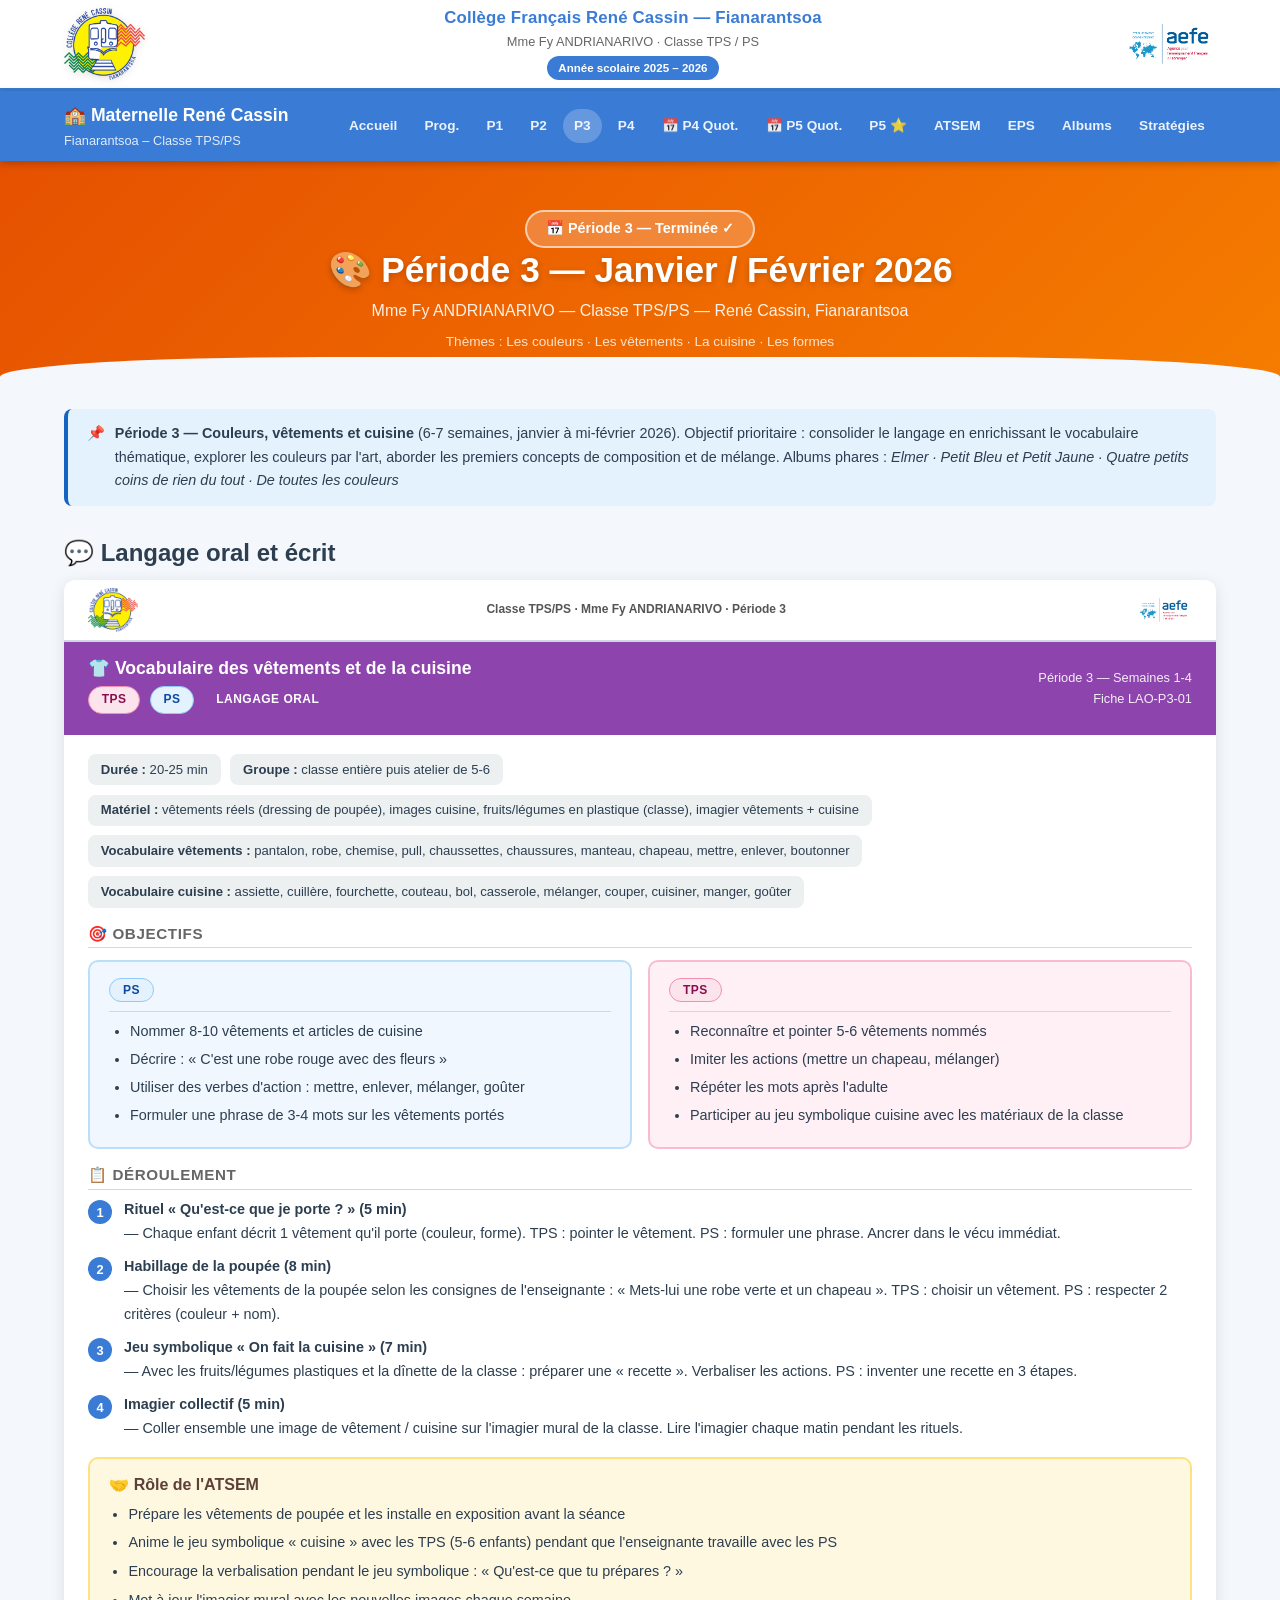
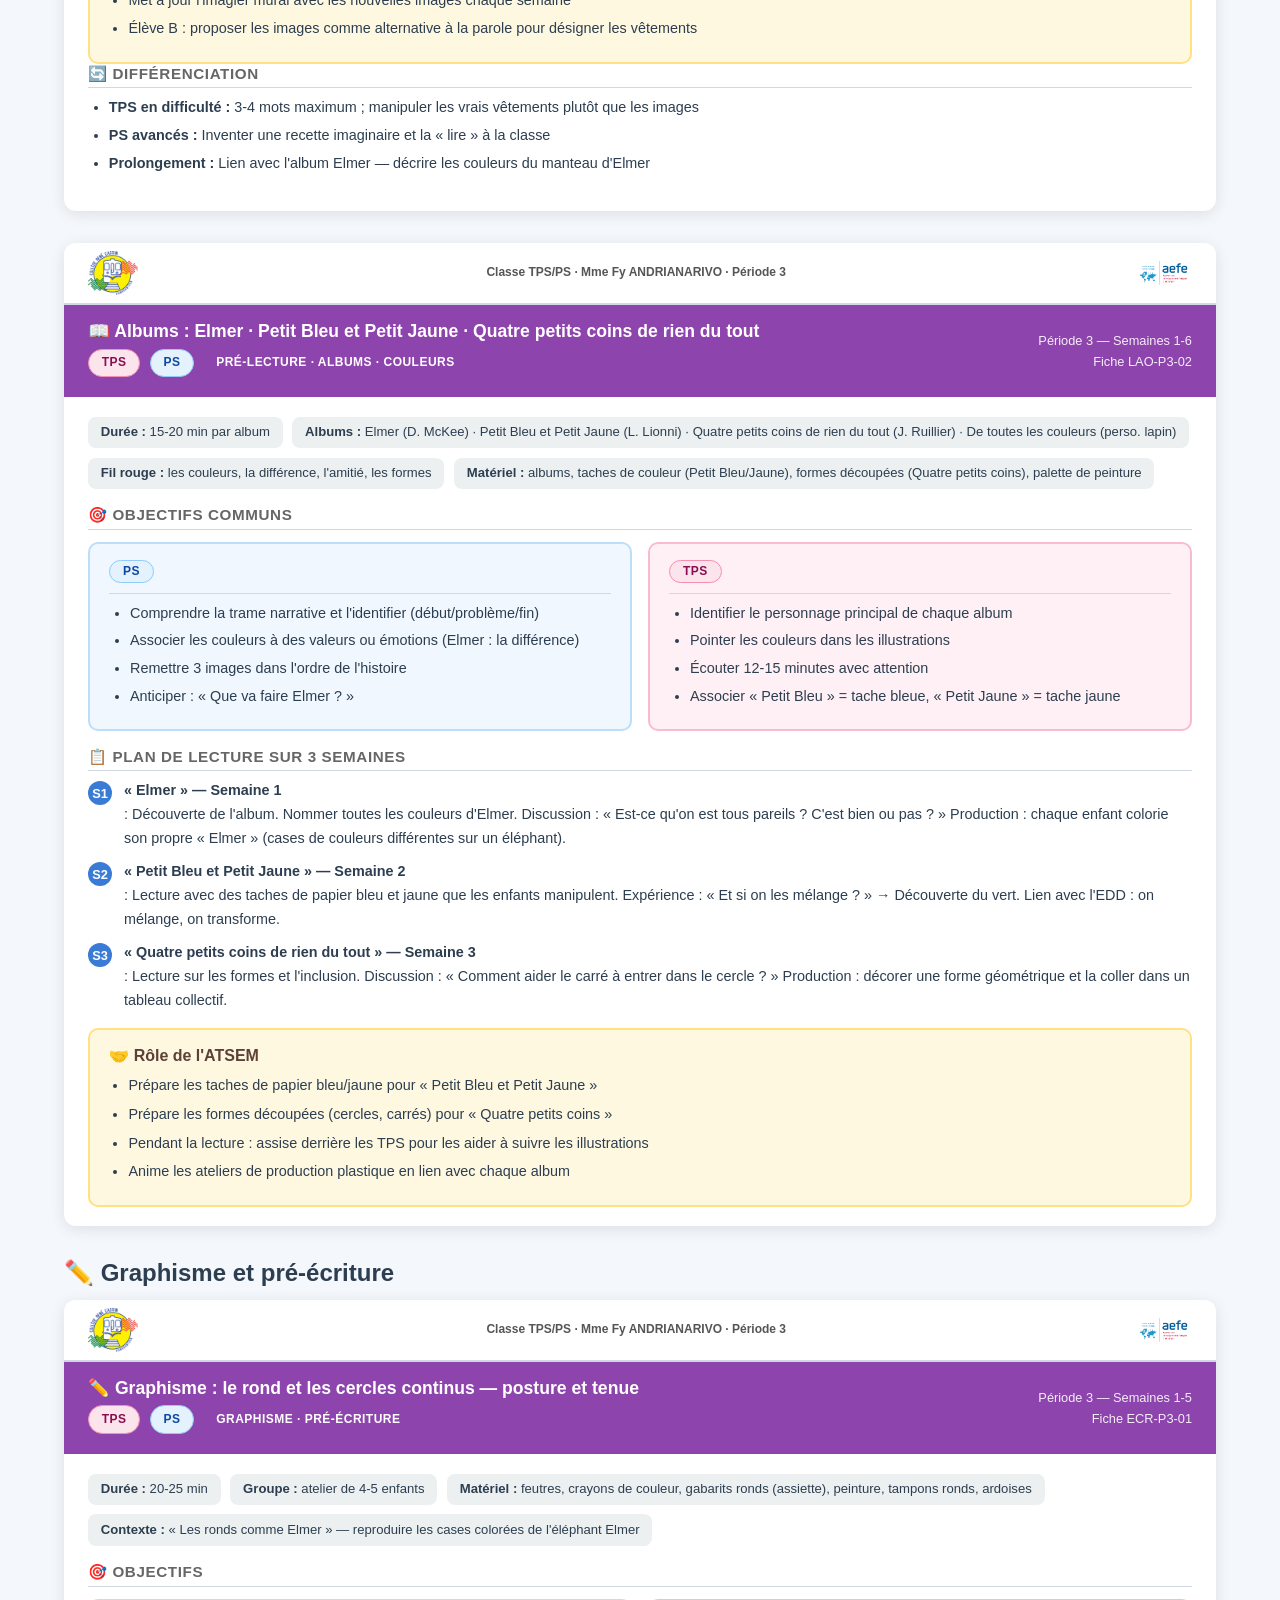
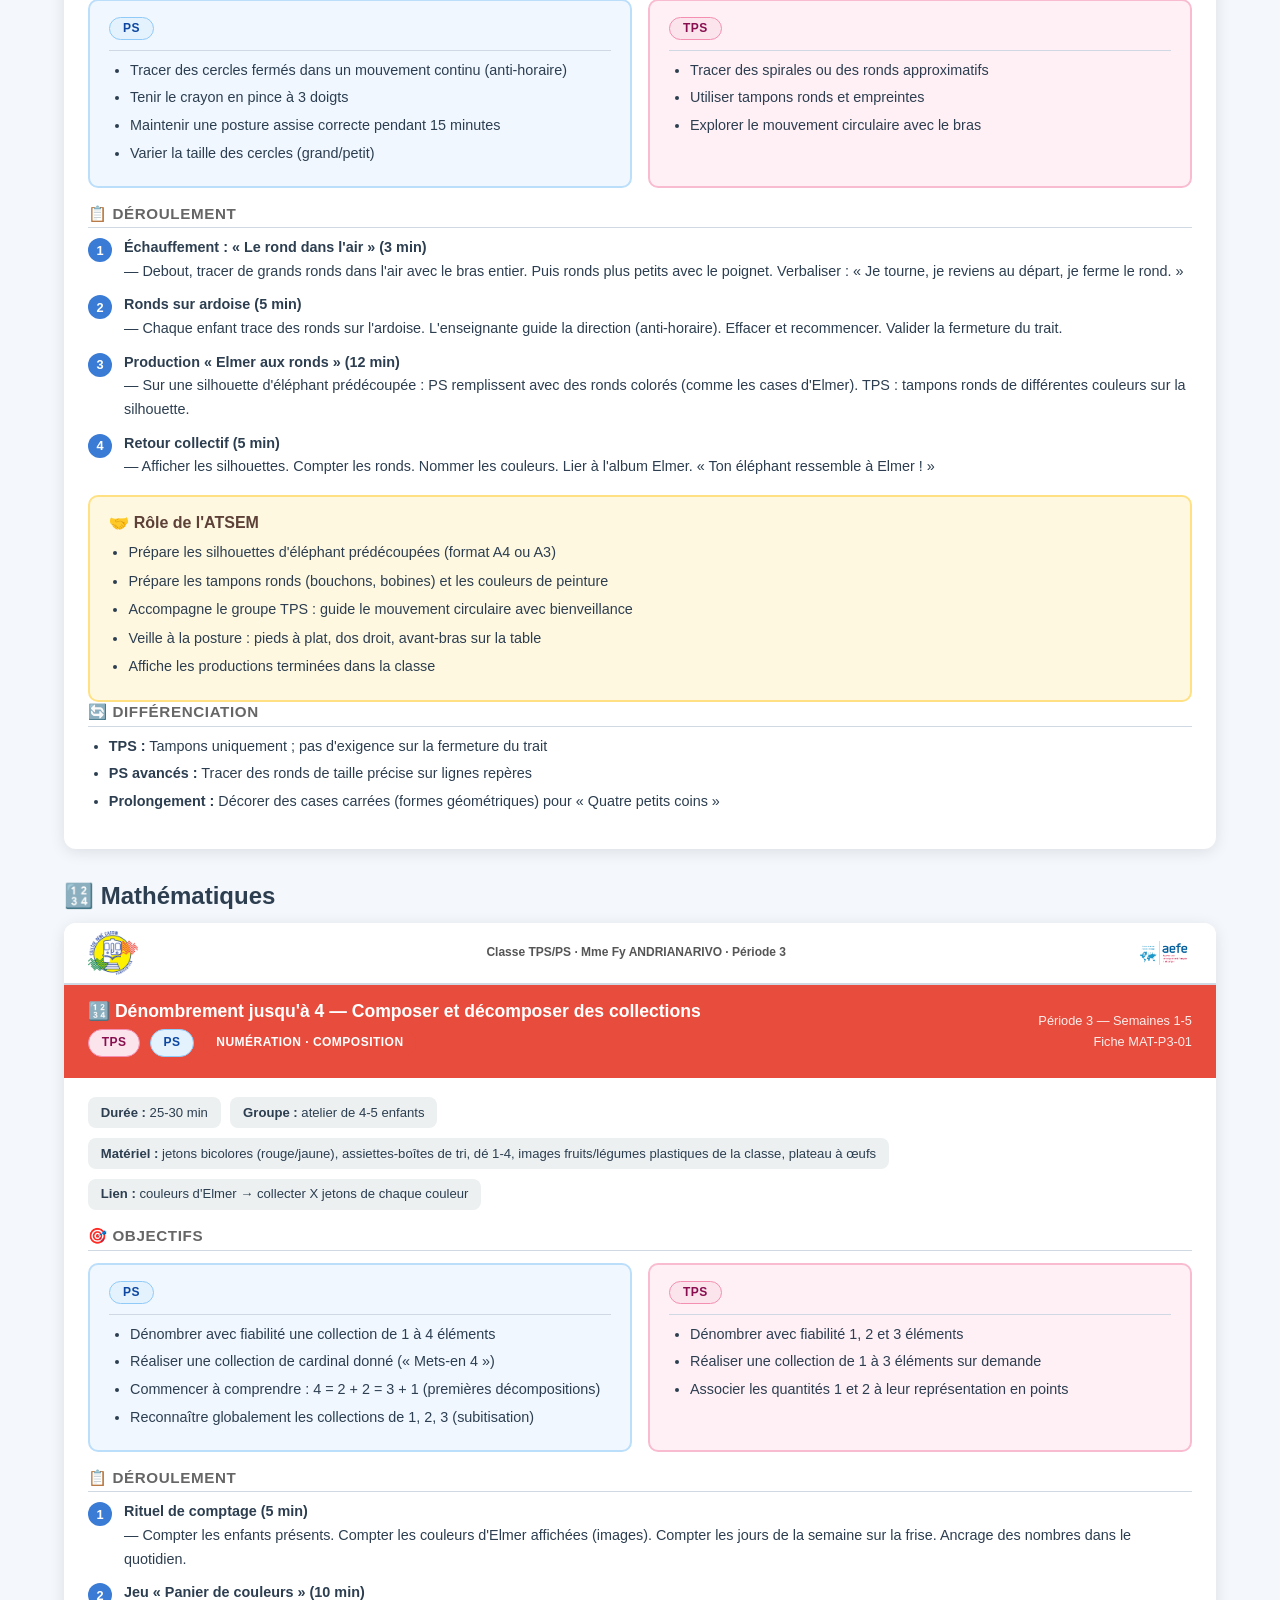
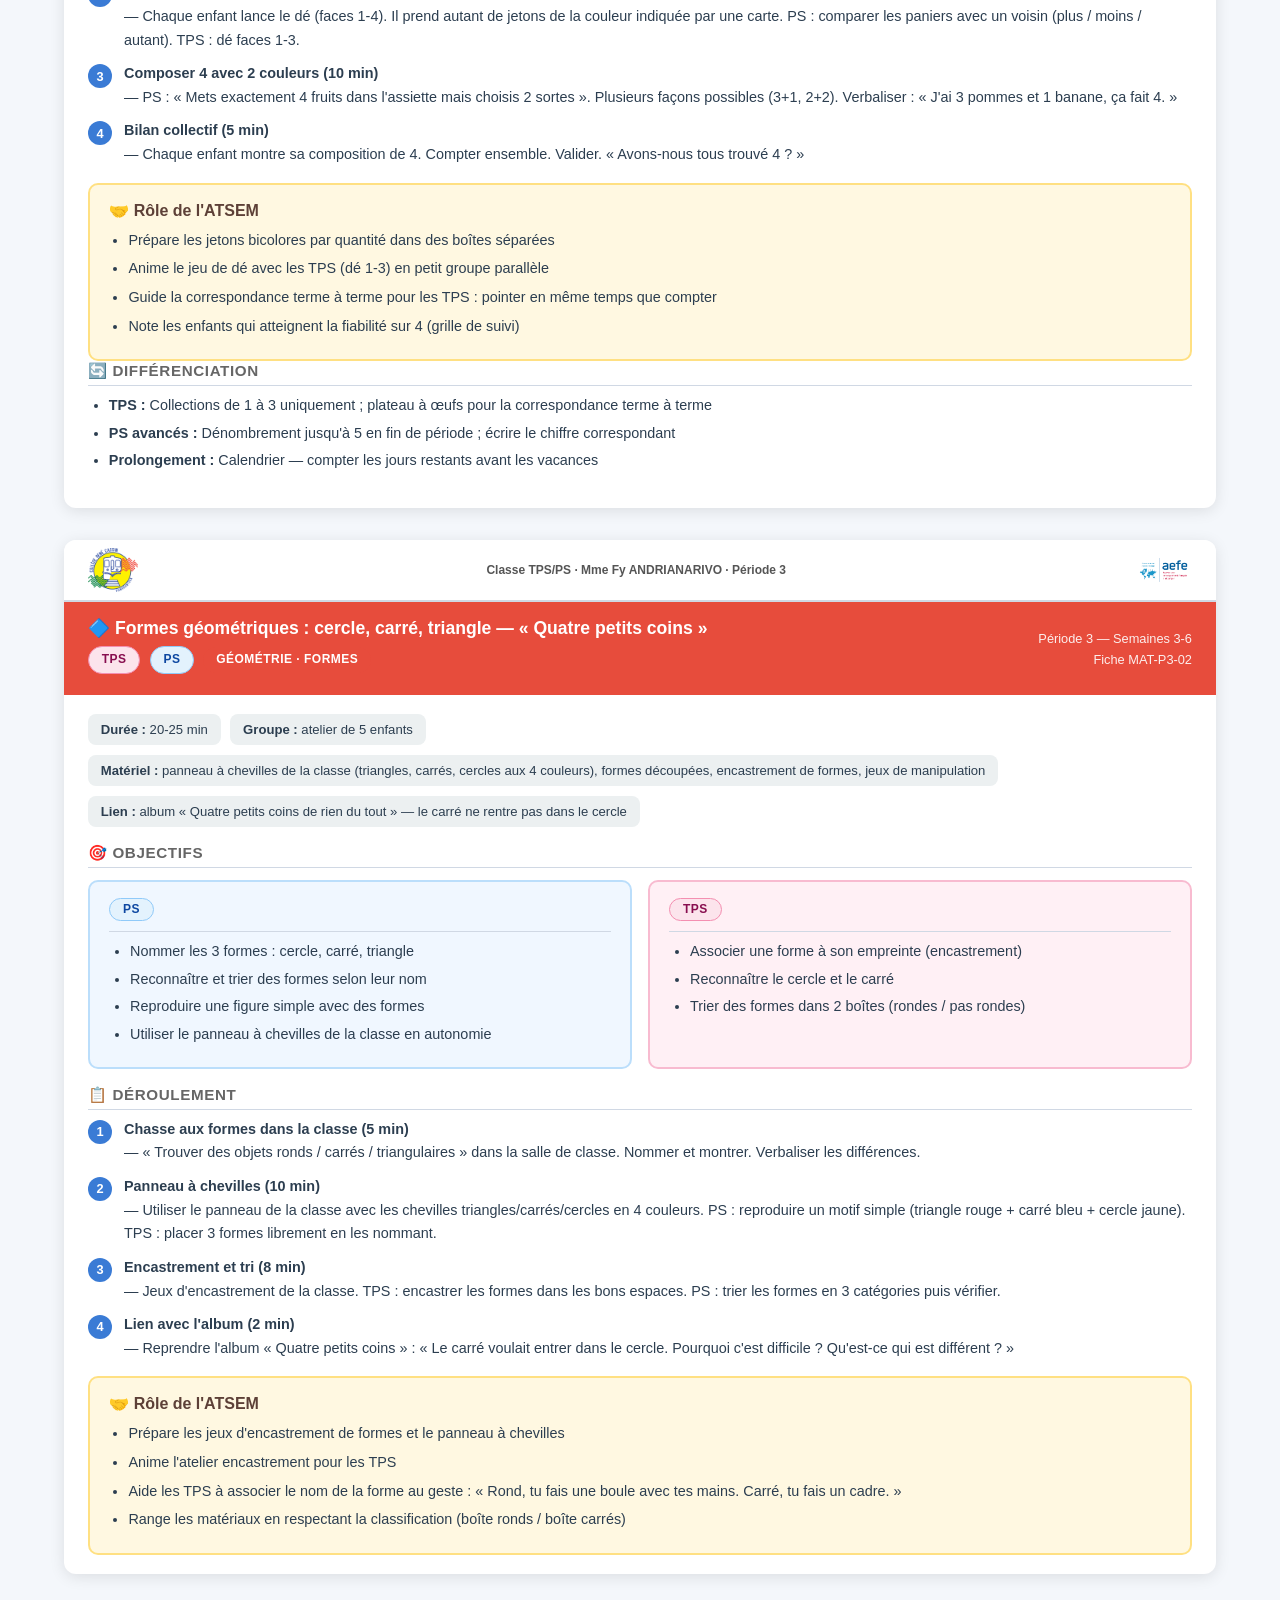
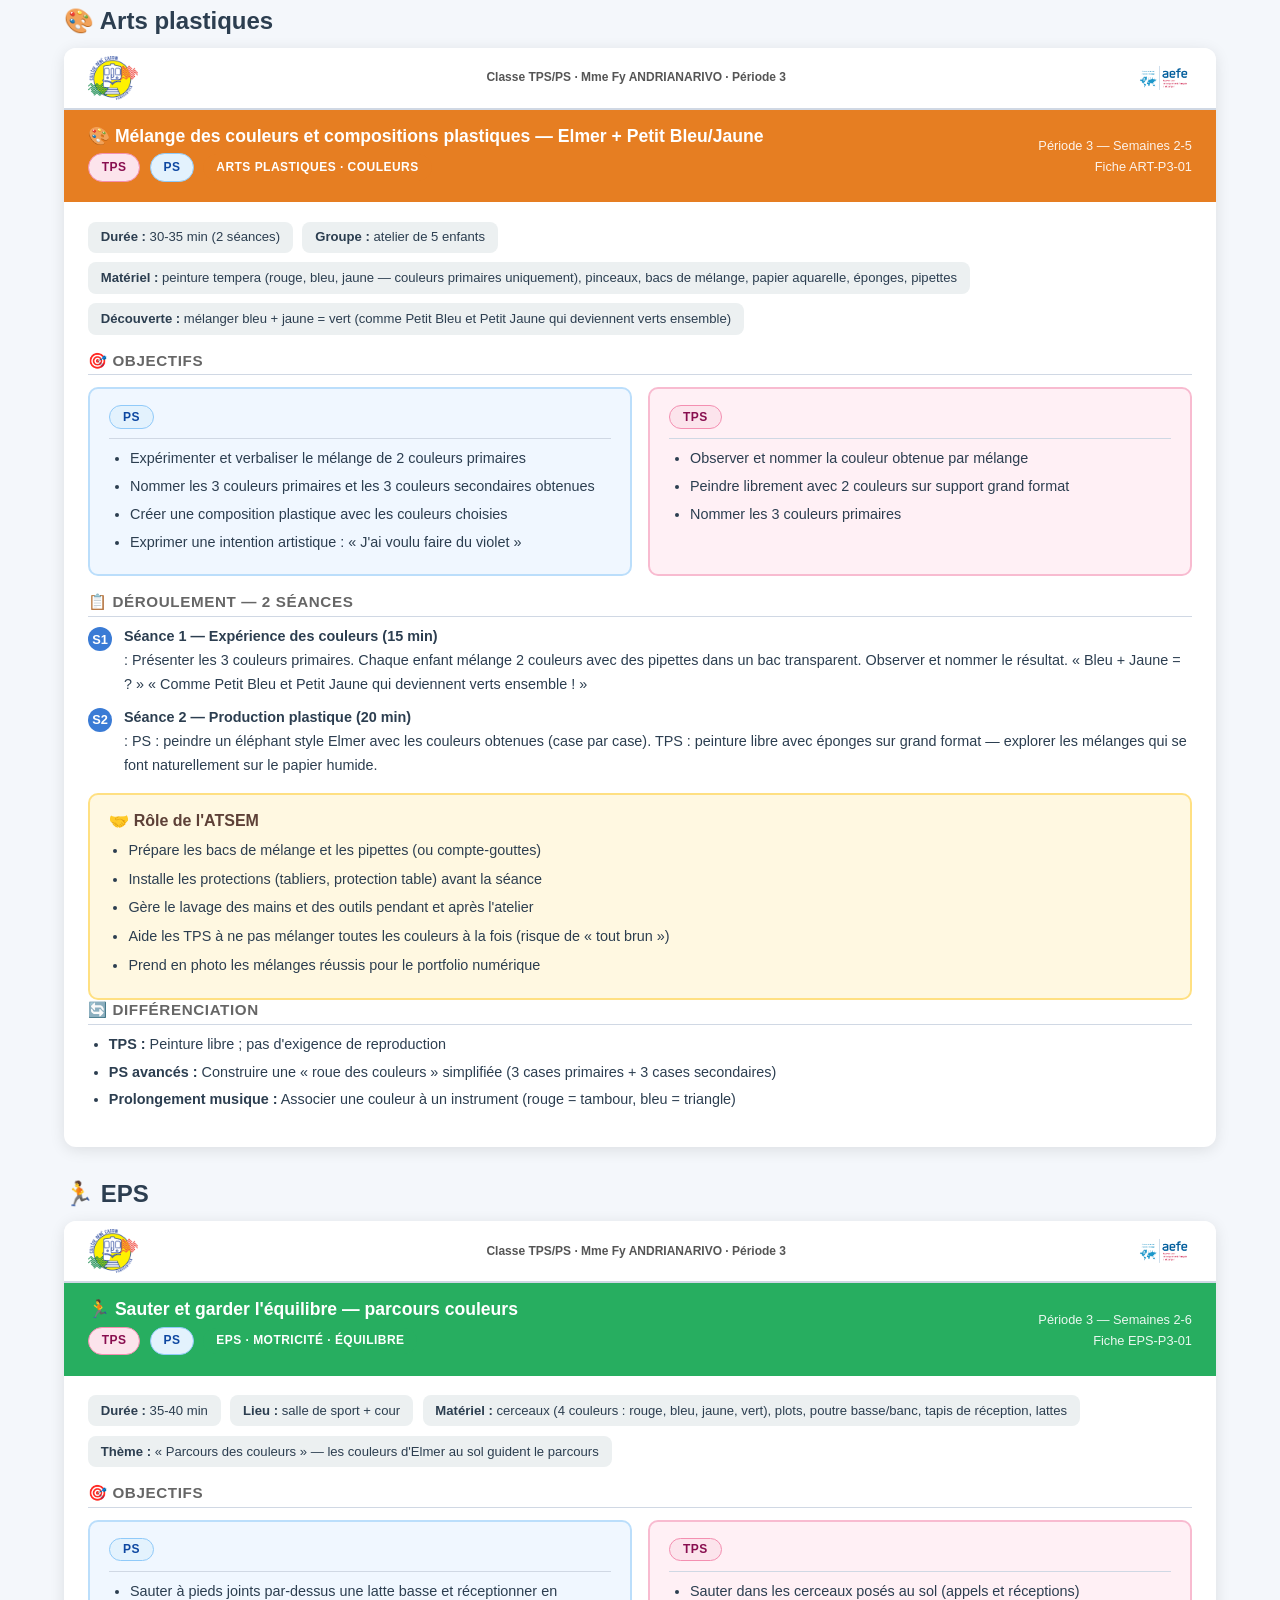
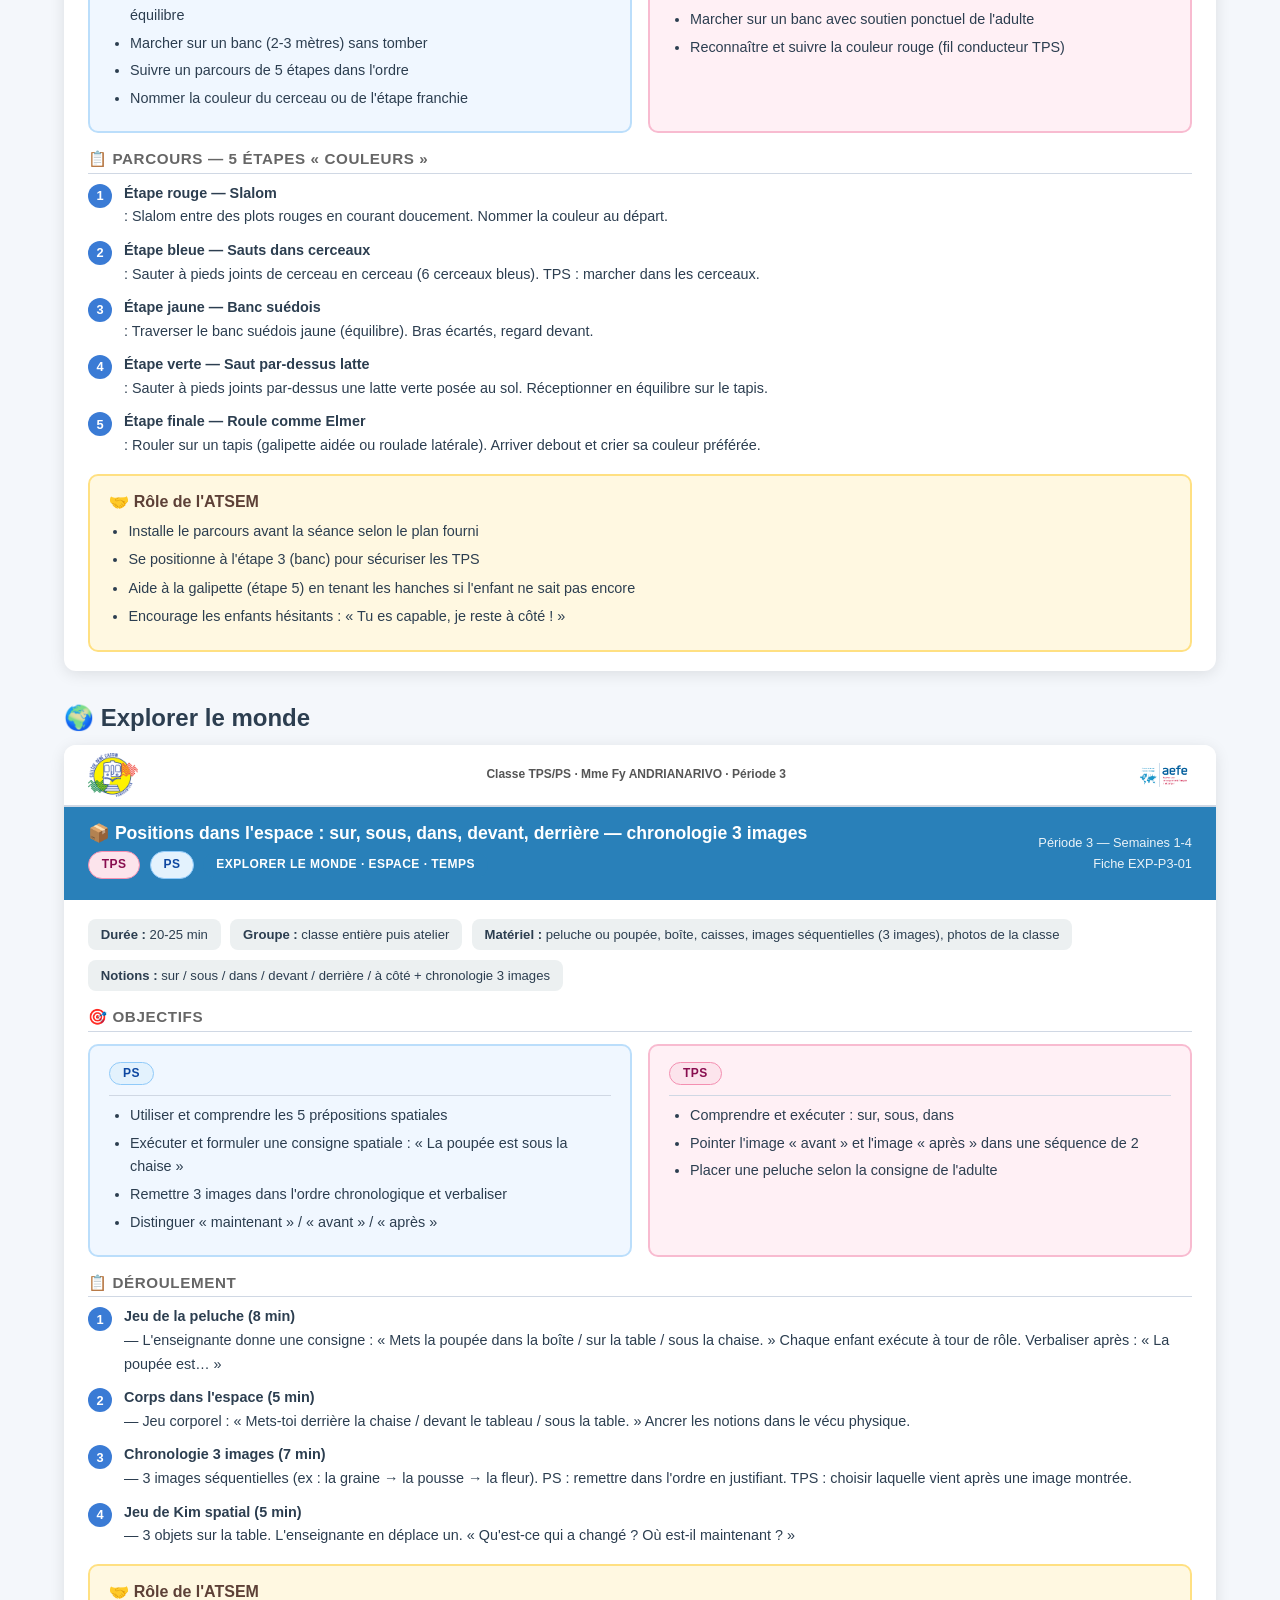
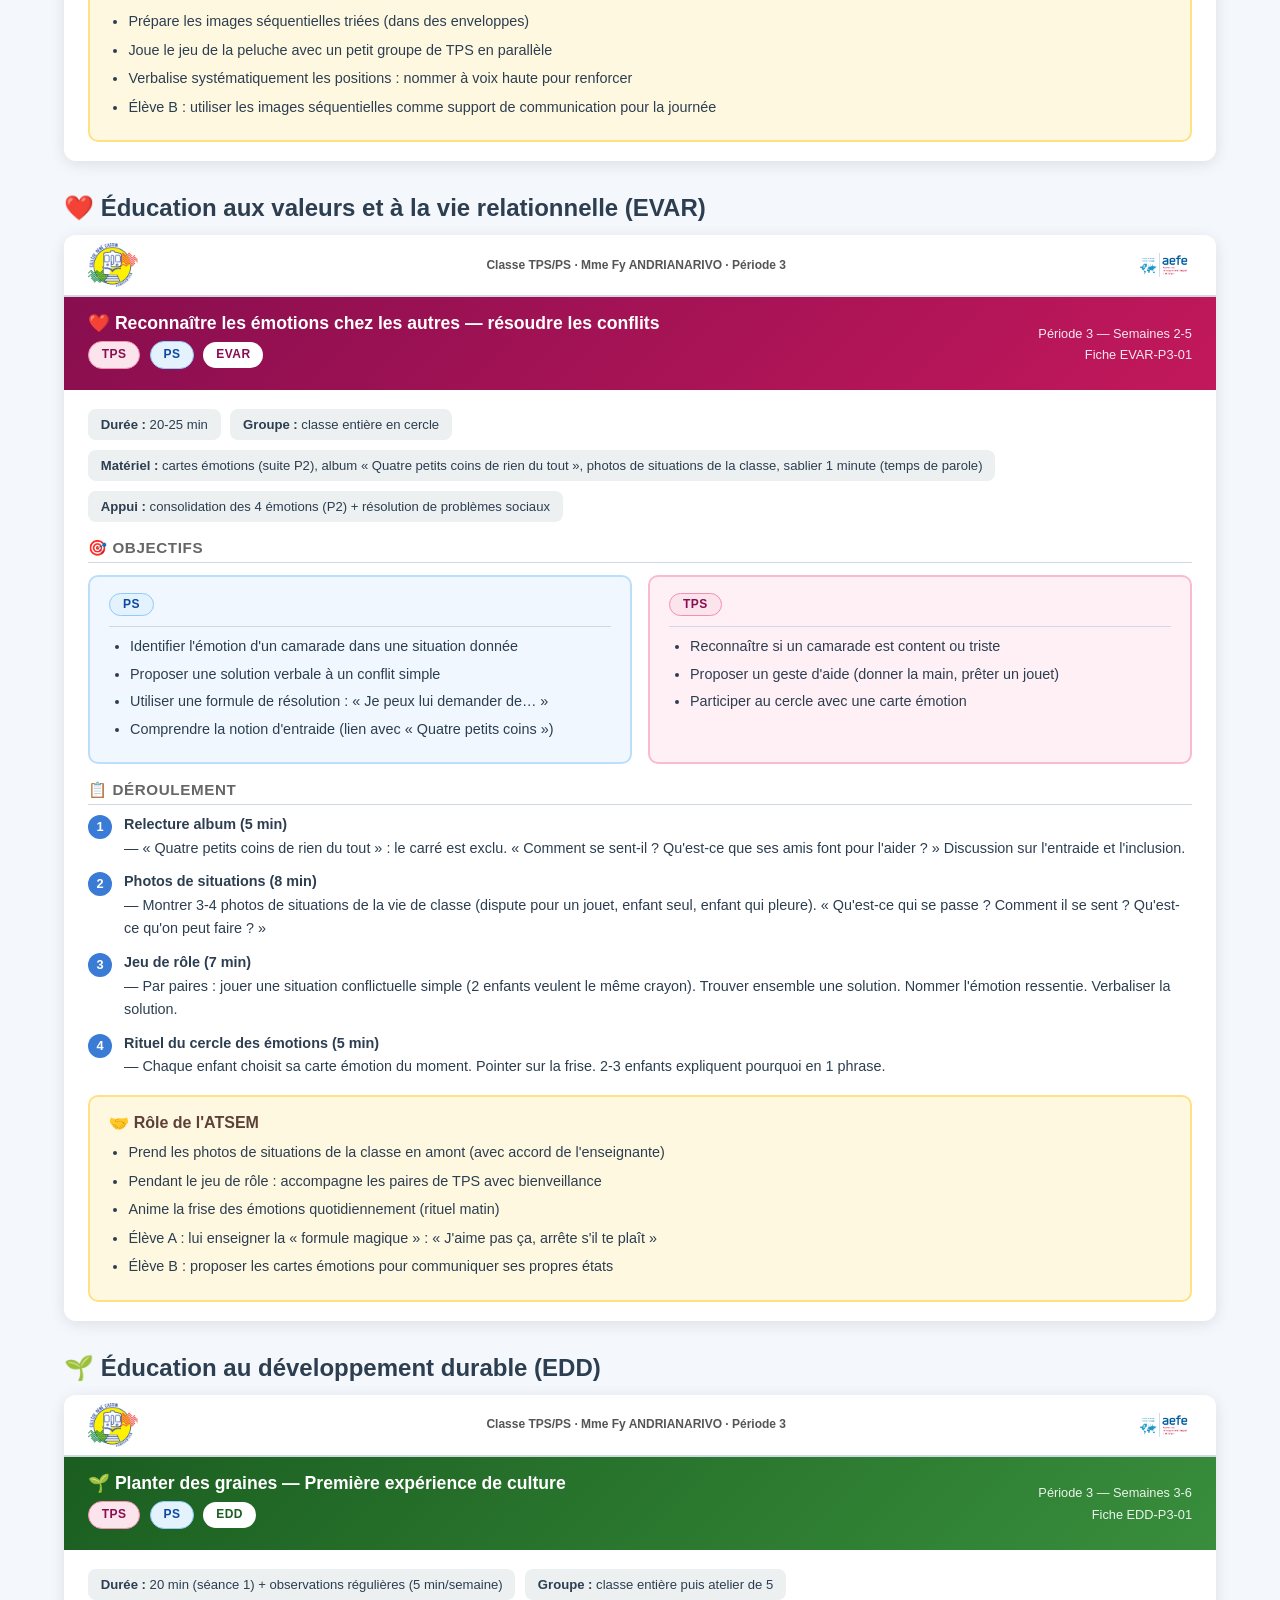
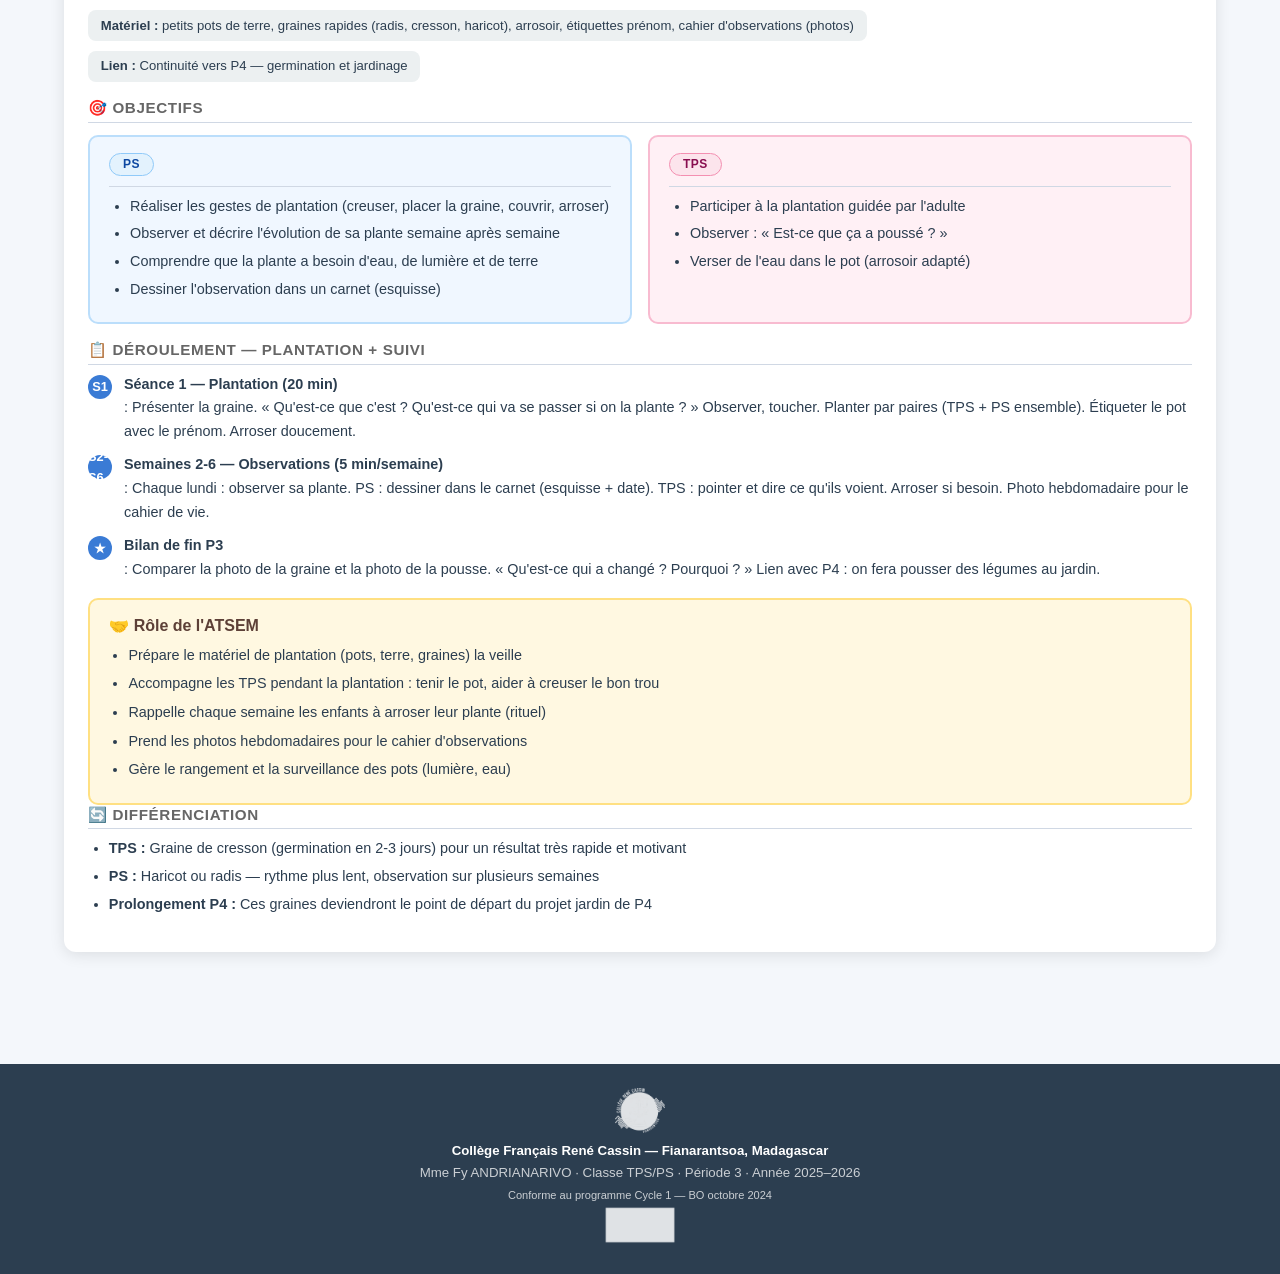
<file: periode3.html>
<!DOCTYPE html>
<html lang="fr">
<head>
  <meta charset="UTF-8">
  <meta name="viewport" content="width=device-width, initial-scale=1.0">
  <title>Période 3 – Janvier/Février 2026 | Fiches d'activités TPS/PS</title>
  <link rel="stylesheet" href="css/style.css">
  <link rel="stylesheet" href="css/print.css">
</head>
<body>

<!-- ===== BANNIÈRE LOGOS ===== -->
<div class="logo-banner">
  <div class="logo-banner-inner">
    <div class="logo-ecole">
      <a href="index.html"><img src="assets/logo-rene-cassin.png" alt="Collège René Cassin Fianarantsoa"></a>
    </div>
    <div class="logo-banner-center">
      <div class="titre-ecole">Collège Français René Cassin — Fianarantsoa</div>
      <div class="sous-titre">Mme Fy ANDRIANARIVO · Classe TPS / PS</div>
      <span class="annee-badge">Année scolaire 2025 – 2026</span>
    </div>
    <div class="logo-aefe">
      <img src="assets/logo-aefe.png" alt="AEFE — Établissement Conventionné">
    </div>
  </div>
</div>

<nav class="navbar">
  <div class="navbar-inner">
    <a href="index.html" class="navbar-brand">🏫 Maternelle René Cassin <span>Fianarantsoa – Classe TPS/PS</span></a>
        <div class="nav-links">
      <a href="index.html">Accueil</a>
      <a href="programmation.html">Prog.</a>
      <a href="periode1.html">P1</a>
      <a href="periode2.html">P2</a>
      <a href="periode3.html" class="active">P3</a>
      <a href="periode4.html">P4</a>
      <a href="fiches-quotidiennes-p4.html">📅 P4 Quot.</a>
      <a href="fiches-quotidiennes-p5.html">📅 P5 Quot.</a>
      <a href="periode5.html">P5 ⭐</a>
      <a href="atsem.html">ATSEM</a>
      <a href="eps.html">EPS</a>
      <a href="albums.html">Albums</a>
      <a href="strategies.html">Stratégies</a>
    </div>
  </div>
</nav>

<header class="page-header" style="background:linear-gradient(135deg,#E65100,#F57C00);">
  <div class="period-badge">📅 Période 3 — Terminée ✓</div>
  <h1>🎨 Période 3 — Janvier / Février 2026</h1>
  <p>Mme Fy ANDRIANARIVO — Classe TPS/PS — René Cassin, Fianarantsoa</p>
  <p style="font-size:0.85rem; opacity:.8;">Thèmes : Les couleurs · Les vêtements · La cuisine · Les formes</p>
</header>

<main class="container">

  <div class="alert alert-info no-print">
    <span>📌</span>
    <div><strong>Période 3 — Couleurs, vêtements et cuisine</strong> (6-7 semaines, janvier à mi-février 2026).
    Objectif prioritaire : consolider le langage en enrichissant le vocabulaire thématique, explorer les couleurs par l'art, aborder les premiers concepts de composition et de mélange.
    Albums phares : <em>Elmer · Petit Bleu et Petit Jaune · Quatre petits coins de rien du tout · De toutes les couleurs</em></div>
  </div>

  <!-- ===== LANGAGE ===== -->
  <h2 id="langage" style="margin-top:2rem;">💬 Langage oral et écrit</h2>

  <!-- FICHE LAO-P3-01 -->
  <div class="fiche">
    <div class="fiche-logos">
      <img src="assets/logo-rene-cassin.png" class="logo-ecole-sm" alt="René Cassin">
      <div class="fiche-logos-center">Classe TPS/PS · Mme Fy ANDRIANARIVO · Période 3</div>
      <img src="assets/logo-aefe.png" class="logo-aefe-sm" alt="AEFE">
    </div>
    <div class="fiche-header langage">
      <div>
        <h3>👕 Vocabulaire des vêtements et de la cuisine</h3>
        <div style="margin-top:0.3rem;">
          <span class="badge badge-tps">TPS</span>
          <span class="badge badge-ps">PS</span>
          <span class="badge badge-langage">Langage oral</span>
        </div>
      </div>
      <div class="meta">Période 3 — Semaines 1-4<br>Fiche LAO-P3-01</div>
    </div>
    <div class="fiche-body">
      <div class="fiche-infos">
        <div class="fiche-info-item"><strong>Durée :</strong> 20-25 min</div>
        <div class="fiche-info-item"><strong>Groupe :</strong> classe entière puis atelier de 5-6</div>
        <div class="fiche-info-item"><strong>Matériel :</strong> vêtements réels (dressing de poupée), images cuisine, fruits/légumes en plastique (classe), imagier vêtements + cuisine</div>
        <div class="fiche-info-item"><strong>Vocabulaire vêtements :</strong> pantalon, robe, chemise, pull, chaussettes, chaussures, manteau, chapeau, mettre, enlever, boutonner</div>
        <div class="fiche-info-item"><strong>Vocabulaire cuisine :</strong> assiette, cuillère, fourchette, couteau, bol, casserole, mélanger, couper, cuisiner, manger, goûter</div>
      </div>
      <div class="fiche-section">
        <h4>🎯 Objectifs</h4>
        <div class="grid-niveaux">
          <div class="niveau-box ps">
            <h4><span class="badge badge-ps">PS</span></h4>
            <ul>
              <li>Nommer 8-10 vêtements et articles de cuisine</li>
              <li>Décrire : « C'est une robe rouge avec des fleurs »</li>
              <li>Utiliser des verbes d'action : mettre, enlever, mélanger, goûter</li>
              <li>Formuler une phrase de 3-4 mots sur les vêtements portés</li>
            </ul>
          </div>
          <div class="niveau-box tps">
            <h4><span class="badge badge-tps">TPS</span></h4>
            <ul>
              <li>Reconnaître et pointer 5-6 vêtements nommés</li>
              <li>Imiter les actions (mettre un chapeau, mélanger)</li>
              <li>Répéter les mots après l'adulte</li>
              <li>Participer au jeu symbolique cuisine avec les matériaux de la classe</li>
            </ul>
          </div>
        </div>
      </div>
      <div class="fiche-section">
        <h4>📋 Déroulement</h4>
        <div class="deroulement-step">
          <div class="step-num">1</div>
          <div class="step-content"><strong>Rituel « Qu'est-ce que je porte ? » (5 min)</strong> — Chaque enfant décrit 1 vêtement qu'il porte (couleur, forme). TPS : pointer le vêtement. PS : formuler une phrase. Ancrer dans le vécu immédiat.</div>
        </div>
        <div class="deroulement-step">
          <div class="step-num">2</div>
          <div class="step-content"><strong>Habillage de la poupée (8 min)</strong> — Choisir les vêtements de la poupée selon les consignes de l'enseignante : « Mets-lui une robe verte et un chapeau ». TPS : choisir un vêtement. PS : respecter 2 critères (couleur + nom).</div>
        </div>
        <div class="deroulement-step">
          <div class="step-num">3</div>
          <div class="step-content"><strong>Jeu symbolique « On fait la cuisine » (7 min)</strong> — Avec les fruits/légumes plastiques et la dînette de la classe : préparer une « recette ». Verbaliser les actions. PS : inventer une recette en 3 étapes.</div>
        </div>
        <div class="deroulement-step">
          <div class="step-num">4</div>
          <div class="step-content"><strong>Imagier collectif (5 min)</strong> — Coller ensemble une image de vêtement / cuisine sur l'imagier mural de la classe. Lire l'imagier chaque matin pendant les rituels.</div>
        </div>
      </div>
      <div class="atsem-box">
        <h4>🤝 Rôle de l'ATSEM</h4>
        <ul>
          <li>Prépare les vêtements de poupée et les installe en exposition avant la séance</li>
          <li>Anime le jeu symbolique « cuisine » avec les TPS (5-6 enfants) pendant que l'enseignante travaille avec les PS</li>
          <li>Encourage la verbalisation pendant le jeu symbolique : « Qu'est-ce que tu prépares ? »</li>
          <li>Met à jour l'imagier mural avec les nouvelles images chaque semaine</li>
          <li>Élève B : proposer les images comme alternative à la parole pour désigner les vêtements</li>
        </ul>
      </div>
      <div class="fiche-section">
        <h4>🔄 Différenciation</h4>
        <ul>
          <li><strong>TPS en difficulté :</strong> 3-4 mots maximum ; manipuler les vrais vêtements plutôt que les images</li>
          <li><strong>PS avancés :</strong> Inventer une recette imaginaire et la « lire » à la classe</li>
          <li><strong>Prolongement :</strong> Lien avec l'album Elmer — décrire les couleurs du manteau d'Elmer</li>
        </ul>
      </div>
    </div>
  </div>

  <!-- FICHE LAO-P3-02 -->
  <div class="fiche">
    <div class="fiche-logos">
      <img src="assets/logo-rene-cassin.png" class="logo-ecole-sm" alt="René Cassin">
      <div class="fiche-logos-center">Classe TPS/PS · Mme Fy ANDRIANARIVO · Période 3</div>
      <img src="assets/logo-aefe.png" class="logo-aefe-sm" alt="AEFE">
    </div>
    <div class="fiche-header langage">
      <div>
        <h3>📖 Albums : Elmer · Petit Bleu et Petit Jaune · Quatre petits coins de rien du tout</h3>
        <div style="margin-top:0.3rem;">
          <span class="badge badge-tps">TPS</span>
          <span class="badge badge-ps">PS</span>
          <span class="badge badge-langage">Pré-lecture · Albums · Couleurs</span>
        </div>
      </div>
      <div class="meta">Période 3 — Semaines 1-6<br>Fiche LAO-P3-02</div>
    </div>
    <div class="fiche-body">
      <div class="fiche-infos">
        <div class="fiche-info-item"><strong>Durée :</strong> 15-20 min par album</div>
        <div class="fiche-info-item"><strong>Albums :</strong> Elmer (D. McKee) · Petit Bleu et Petit Jaune (L. Lionni) · Quatre petits coins de rien du tout (J. Ruillier) · De toutes les couleurs (perso. lapin)</div>
        <div class="fiche-info-item"><strong>Fil rouge :</strong> les couleurs, la différence, l'amitié, les formes</div>
        <div class="fiche-info-item"><strong>Matériel :</strong> albums, taches de couleur (Petit Bleu/Jaune), formes découpées (Quatre petits coins), palette de peinture</div>
      </div>
      <div class="fiche-section">
        <h4>🎯 Objectifs communs</h4>
        <div class="grid-niveaux">
          <div class="niveau-box ps">
            <h4><span class="badge badge-ps">PS</span></h4>
            <ul>
              <li>Comprendre la trame narrative et l'identifier (début/problème/fin)</li>
              <li>Associer les couleurs à des valeurs ou émotions (Elmer : la différence)</li>
              <li>Remettre 3 images dans l'ordre de l'histoire</li>
              <li>Anticiper : « Que va faire Elmer ? »</li>
            </ul>
          </div>
          <div class="niveau-box tps">
            <h4><span class="badge badge-tps">TPS</span></h4>
            <ul>
              <li>Identifier le personnage principal de chaque album</li>
              <li>Pointer les couleurs dans les illustrations</li>
              <li>Écouter 12-15 minutes avec attention</li>
              <li>Associer « Petit Bleu » = tache bleue, « Petit Jaune » = tache jaune</li>
            </ul>
          </div>
        </div>
      </div>
      <div class="fiche-section">
        <h4>📋 Plan de lecture sur 3 semaines</h4>
        <div class="deroulement-step">
          <div class="step-num">S1</div>
          <div class="step-content"><strong>« Elmer » — Semaine 1</strong> : Découverte de l'album. Nommer toutes les couleurs d'Elmer. Discussion : « Est-ce qu'on est tous pareils ? C'est bien ou pas ? » Production : chaque enfant colorie son propre « Elmer » (cases de couleurs différentes sur un éléphant).</div>
        </div>
        <div class="deroulement-step">
          <div class="step-num">S2</div>
          <div class="step-content"><strong>« Petit Bleu et Petit Jaune » — Semaine 2</strong> : Lecture avec des taches de papier bleu et jaune que les enfants manipulent. Expérience : « Et si on les mélange ? » → Découverte du vert. Lien avec l'EDD : on mélange, on transforme.</div>
        </div>
        <div class="deroulement-step">
          <div class="step-num">S3</div>
          <div class="step-content"><strong>« Quatre petits coins de rien du tout » — Semaine 3</strong> : Lecture sur les formes et l'inclusion. Discussion : « Comment aider le carré à entrer dans le cercle ? » Production : décorer une forme géométrique et la coller dans un tableau collectif.</div>
        </div>
      </div>
      <div class="atsem-box">
        <h4>🤝 Rôle de l'ATSEM</h4>
        <ul>
          <li>Prépare les taches de papier bleu/jaune pour « Petit Bleu et Petit Jaune »</li>
          <li>Prépare les formes découpées (cercles, carrés) pour « Quatre petits coins »</li>
          <li>Pendant la lecture : assise derrière les TPS pour les aider à suivre les illustrations</li>
          <li>Anime les ateliers de production plastique en lien avec chaque album</li>
        </ul>
      </div>
    </div>
  </div>

  <!-- ===== GRAPHISME / ÉCRITURE ===== -->
  <h2 id="graphisme" style="margin-top:2rem;">✏️ Graphisme et pré-écriture</h2>

  <!-- FICHE ECR-P3-01 -->
  <div class="fiche">
    <div class="fiche-logos">
      <img src="assets/logo-rene-cassin.png" class="logo-ecole-sm" alt="René Cassin">
      <div class="fiche-logos-center">Classe TPS/PS · Mme Fy ANDRIANARIVO · Période 3</div>
      <img src="assets/logo-aefe.png" class="logo-aefe-sm" alt="AEFE">
    </div>
    <div class="fiche-header langage">
      <div>
        <h3>✏️ Graphisme : le rond et les cercles continus — posture et tenue</h3>
        <div style="margin-top:0.3rem;">
          <span class="badge badge-tps">TPS</span>
          <span class="badge badge-ps">PS</span>
          <span class="badge badge-langage">Graphisme · Pré-écriture</span>
        </div>
      </div>
      <div class="meta">Période 3 — Semaines 1-5<br>Fiche ECR-P3-01</div>
    </div>
    <div class="fiche-body">
      <div class="fiche-infos">
        <div class="fiche-info-item"><strong>Durée :</strong> 20-25 min</div>
        <div class="fiche-info-item"><strong>Groupe :</strong> atelier de 4-5 enfants</div>
        <div class="fiche-info-item"><strong>Matériel :</strong> feutres, crayons de couleur, gabarits ronds (assiette), peinture, tampons ronds, ardoises</div>
        <div class="fiche-info-item"><strong>Contexte :</strong> « Les ronds comme Elmer » — reproduire les cases colorées de l'éléphant Elmer</div>
      </div>
      <div class="fiche-section">
        <h4>🎯 Objectifs</h4>
        <div class="grid-niveaux">
          <div class="niveau-box ps">
            <h4><span class="badge badge-ps">PS</span></h4>
            <ul>
              <li>Tracer des cercles fermés dans un mouvement continu (anti-horaire)</li>
              <li>Tenir le crayon en pince à 3 doigts</li>
              <li>Maintenir une posture assise correcte pendant 15 minutes</li>
              <li>Varier la taille des cercles (grand/petit)</li>
            </ul>
          </div>
          <div class="niveau-box tps">
            <h4><span class="badge badge-tps">TPS</span></h4>
            <ul>
              <li>Tracer des spirales ou des ronds approximatifs</li>
              <li>Utiliser tampons ronds et empreintes</li>
              <li>Explorer le mouvement circulaire avec le bras</li>
            </ul>
          </div>
        </div>
      </div>
      <div class="fiche-section">
        <h4>📋 Déroulement</h4>
        <div class="deroulement-step">
          <div class="step-num">1</div>
          <div class="step-content"><strong>Échauffement : « Le rond dans l'air » (3 min)</strong> — Debout, tracer de grands ronds dans l'air avec le bras entier. Puis ronds plus petits avec le poignet. Verbaliser : « Je tourne, je reviens au départ, je ferme le rond. »</div>
        </div>
        <div class="deroulement-step">
          <div class="step-num">2</div>
          <div class="step-content"><strong>Ronds sur ardoise (5 min)</strong> — Chaque enfant trace des ronds sur l'ardoise. L'enseignante guide la direction (anti-horaire). Effacer et recommencer. Valider la fermeture du trait.</div>
        </div>
        <div class="deroulement-step">
          <div class="step-num">3</div>
          <div class="step-content"><strong>Production « Elmer aux ronds » (12 min)</strong> — Sur une silhouette d'éléphant prédécoupée : PS remplissent avec des ronds colorés (comme les cases d'Elmer). TPS : tampons ronds de différentes couleurs sur la silhouette.</div>
        </div>
        <div class="deroulement-step">
          <div class="step-num">4</div>
          <div class="step-content"><strong>Retour collectif (5 min)</strong> — Afficher les silhouettes. Compter les ronds. Nommer les couleurs. Lier à l'album Elmer. « Ton éléphant ressemble à Elmer ! »</div>
        </div>
      </div>
      <div class="atsem-box">
        <h4>🤝 Rôle de l'ATSEM</h4>
        <ul>
          <li>Prépare les silhouettes d'éléphant prédécoupées (format A4 ou A3)</li>
          <li>Prépare les tampons ronds (bouchons, bobines) et les couleurs de peinture</li>
          <li>Accompagne le groupe TPS : guide le mouvement circulaire avec bienveillance</li>
          <li>Veille à la posture : pieds à plat, dos droit, avant-bras sur la table</li>
          <li>Affiche les productions terminées dans la classe</li>
        </ul>
      </div>
      <div class="fiche-section">
        <h4>🔄 Différenciation</h4>
        <ul>
          <li><strong>TPS :</strong> Tampons uniquement ; pas d'exigence sur la fermeture du trait</li>
          <li><strong>PS avancés :</strong> Tracer des ronds de taille précise sur lignes repères</li>
          <li><strong>Prolongement :</strong> Décorer des cases carrées (formes géométriques) pour « Quatre petits coins »</li>
        </ul>
      </div>
    </div>
  </div>

  <!-- ===== MATHÉMATIQUES ===== -->
  <h2 id="maths" style="margin-top:2rem;">🔢 Mathématiques</h2>

  <!-- FICHE MAT-P3-01 -->
  <div class="fiche">
    <div class="fiche-logos">
      <img src="assets/logo-rene-cassin.png" class="logo-ecole-sm" alt="René Cassin">
      <div class="fiche-logos-center">Classe TPS/PS · Mme Fy ANDRIANARIVO · Période 3</div>
      <img src="assets/logo-aefe.png" class="logo-aefe-sm" alt="AEFE">
    </div>
    <div class="fiche-header maths">
      <div>
        <h3>🔢 Dénombrement jusqu'à 4 — Composer et décomposer des collections</h3>
        <div style="margin-top:0.3rem;">
          <span class="badge badge-tps">TPS</span>
          <span class="badge badge-ps">PS</span>
          <span class="badge badge-maths">Numération · Composition</span>
        </div>
      </div>
      <div class="meta">Période 3 — Semaines 1-5<br>Fiche MAT-P3-01</div>
    </div>
    <div class="fiche-body">
      <div class="fiche-infos">
        <div class="fiche-info-item"><strong>Durée :</strong> 25-30 min</div>
        <div class="fiche-info-item"><strong>Groupe :</strong> atelier de 4-5 enfants</div>
        <div class="fiche-info-item"><strong>Matériel :</strong> jetons bicolores (rouge/jaune), assiettes-boîtes de tri, dé 1-4, images fruits/légumes plastiques de la classe, plateau à œufs</div>
        <div class="fiche-info-item"><strong>Lien :</strong> couleurs d'Elmer → collecter X jetons de chaque couleur</div>
      </div>
      <div class="fiche-section">
        <h4>🎯 Objectifs</h4>
        <div class="grid-niveaux">
          <div class="niveau-box ps">
            <h4><span class="badge badge-ps">PS</span></h4>
            <ul>
              <li>Dénombrer avec fiabilité une collection de 1 à 4 éléments</li>
              <li>Réaliser une collection de cardinal donné (« Mets-en 4 »)</li>
              <li>Commencer à comprendre : 4 = 2 + 2 = 3 + 1 (premières décompositions)</li>
              <li>Reconnaître globalement les collections de 1, 2, 3 (subitisation)</li>
            </ul>
          </div>
          <div class="niveau-box tps">
            <h4><span class="badge badge-tps">TPS</span></h4>
            <ul>
              <li>Dénombrer avec fiabilité 1, 2 et 3 éléments</li>
              <li>Réaliser une collection de 1 à 3 éléments sur demande</li>
              <li>Associer les quantités 1 et 2 à leur représentation en points</li>
            </ul>
          </div>
        </div>
      </div>
      <div class="fiche-section">
        <h4>📋 Déroulement</h4>
        <div class="deroulement-step">
          <div class="step-num">1</div>
          <div class="step-content"><strong>Rituel de comptage (5 min)</strong> — Compter les enfants présents. Compter les couleurs d'Elmer affichées (images). Compter les jours de la semaine sur la frise. Ancrage des nombres dans le quotidien.</div>
        </div>
        <div class="deroulement-step">
          <div class="step-num">2</div>
          <div class="step-content"><strong>Jeu « Panier de couleurs » (10 min)</strong> — Chaque enfant lance le dé (faces 1-4). Il prend autant de jetons de la couleur indiquée par une carte. PS : comparer les paniers avec un voisin (plus / moins / autant). TPS : dé faces 1-3.</div>
        </div>
        <div class="deroulement-step">
          <div class="step-num">3</div>
          <div class="step-content"><strong>Composer 4 avec 2 couleurs (10 min)</strong> — PS : « Mets exactement 4 fruits dans l'assiette mais choisis 2 sortes ». Plusieurs façons possibles (3+1, 2+2). Verbaliser : « J'ai 3 pommes et 1 banane, ça fait 4. »</div>
        </div>
        <div class="deroulement-step">
          <div class="step-num">4</div>
          <div class="step-content"><strong>Bilan collectif (5 min)</strong> — Chaque enfant montre sa composition de 4. Compter ensemble. Valider. « Avons-nous tous trouvé 4 ? »</div>
        </div>
      </div>
      <div class="atsem-box">
        <h4>🤝 Rôle de l'ATSEM</h4>
        <ul>
          <li>Prépare les jetons bicolores par quantité dans des boîtes séparées</li>
          <li>Anime le jeu de dé avec les TPS (dé 1-3) en petit groupe parallèle</li>
          <li>Guide la correspondance terme à terme pour les TPS : pointer en même temps que compter</li>
          <li>Note les enfants qui atteignent la fiabilité sur 4 (grille de suivi)</li>
        </ul>
      </div>
      <div class="fiche-section">
        <h4>🔄 Différenciation</h4>
        <ul>
          <li><strong>TPS :</strong> Collections de 1 à 3 uniquement ; plateau à œufs pour la correspondance terme à terme</li>
          <li><strong>PS avancés :</strong> Dénombrement jusqu'à 5 en fin de période ; écrire le chiffre correspondant</li>
          <li><strong>Prolongement :</strong> Calendrier — compter les jours restants avant les vacances</li>
        </ul>
      </div>
    </div>
  </div>

  <!-- FICHE MAT-P3-02 -->
  <div class="fiche">
    <div class="fiche-logos">
      <img src="assets/logo-rene-cassin.png" class="logo-ecole-sm" alt="René Cassin">
      <div class="fiche-logos-center">Classe TPS/PS · Mme Fy ANDRIANARIVO · Période 3</div>
      <img src="assets/logo-aefe.png" class="logo-aefe-sm" alt="AEFE">
    </div>
    <div class="fiche-header maths">
      <div>
        <h3>🔷 Formes géométriques : cercle, carré, triangle — « Quatre petits coins »</h3>
        <div style="margin-top:0.3rem;">
          <span class="badge badge-tps">TPS</span>
          <span class="badge badge-ps">PS</span>
          <span class="badge badge-maths">Géométrie · Formes</span>
        </div>
      </div>
      <div class="meta">Période 3 — Semaines 3-6<br>Fiche MAT-P3-02</div>
    </div>
    <div class="fiche-body">
      <div class="fiche-infos">
        <div class="fiche-info-item"><strong>Durée :</strong> 20-25 min</div>
        <div class="fiche-info-item"><strong>Groupe :</strong> atelier de 5 enfants</div>
        <div class="fiche-info-item"><strong>Matériel :</strong> panneau à chevilles de la classe (triangles, carrés, cercles aux 4 couleurs), formes découpées, encastrement de formes, jeux de manipulation</div>
        <div class="fiche-info-item"><strong>Lien :</strong> album « Quatre petits coins de rien du tout » — le carré ne rentre pas dans le cercle</div>
      </div>
      <div class="fiche-section">
        <h4>🎯 Objectifs</h4>
        <div class="grid-niveaux">
          <div class="niveau-box ps">
            <h4><span class="badge badge-ps">PS</span></h4>
            <ul>
              <li>Nommer les 3 formes : cercle, carré, triangle</li>
              <li>Reconnaître et trier des formes selon leur nom</li>
              <li>Reproduire une figure simple avec des formes</li>
              <li>Utiliser le panneau à chevilles de la classe en autonomie</li>
            </ul>
          </div>
          <div class="niveau-box tps">
            <h4><span class="badge badge-tps">TPS</span></h4>
            <ul>
              <li>Associer une forme à son empreinte (encastrement)</li>
              <li>Reconnaître le cercle et le carré</li>
              <li>Trier des formes dans 2 boîtes (rondes / pas rondes)</li>
            </ul>
          </div>
        </div>
      </div>
      <div class="fiche-section">
        <h4>📋 Déroulement</h4>
        <div class="deroulement-step">
          <div class="step-num">1</div>
          <div class="step-content"><strong>Chasse aux formes dans la classe (5 min)</strong> — « Trouver des objets ronds / carrés / triangulaires » dans la salle de classe. Nommer et montrer. Verbaliser les différences.</div>
        </div>
        <div class="deroulement-step">
          <div class="step-num">2</div>
          <div class="step-content"><strong>Panneau à chevilles (10 min)</strong> — Utiliser le panneau de la classe avec les chevilles triangles/carrés/cercles en 4 couleurs. PS : reproduire un motif simple (triangle rouge + carré bleu + cercle jaune). TPS : placer 3 formes librement en les nommant.</div>
        </div>
        <div class="deroulement-step">
          <div class="step-num">3</div>
          <div class="step-content"><strong>Encastrement et tri (8 min)</strong> — Jeux d'encastrement de la classe. TPS : encastrer les formes dans les bons espaces. PS : trier les formes en 3 catégories puis vérifier.</div>
        </div>
        <div class="deroulement-step">
          <div class="step-num">4</div>
          <div class="step-content"><strong>Lien avec l'album (2 min)</strong> — Reprendre l'album « Quatre petits coins » : « Le carré voulait entrer dans le cercle. Pourquoi c'est difficile ? Qu'est-ce qui est différent ? »</div>
        </div>
      </div>
      <div class="atsem-box">
        <h4>🤝 Rôle de l'ATSEM</h4>
        <ul>
          <li>Prépare les jeux d'encastrement de formes et le panneau à chevilles</li>
          <li>Anime l'atelier encastrement pour les TPS</li>
          <li>Aide les TPS à associer le nom de la forme au geste : « Rond, tu fais une boule avec tes mains. Carré, tu fais un cadre. »</li>
          <li>Range les matériaux en respectant la classification (boîte ronds / boîte carrés)</li>
        </ul>
      </div>
    </div>
  </div>

  <!-- ===== ARTS ===== -->
  <h2 id="arts" style="margin-top:2rem;">🎨 Arts plastiques</h2>

  <!-- FICHE ART-P3-01 -->
  <div class="fiche">
    <div class="fiche-logos">
      <img src="assets/logo-rene-cassin.png" class="logo-ecole-sm" alt="René Cassin">
      <div class="fiche-logos-center">Classe TPS/PS · Mme Fy ANDRIANARIVO · Période 3</div>
      <img src="assets/logo-aefe.png" class="logo-aefe-sm" alt="AEFE">
    </div>
    <div class="fiche-header arts">
      <div>
        <h3>🎨 Mélange des couleurs et compositions plastiques — Elmer + Petit Bleu/Jaune</h3>
        <div style="margin-top:0.3rem;">
          <span class="badge badge-tps">TPS</span>
          <span class="badge badge-ps">PS</span>
          <span class="badge badge-arts">Arts plastiques · Couleurs</span>
        </div>
      </div>
      <div class="meta">Période 3 — Semaines 2-5<br>Fiche ART-P3-01</div>
    </div>
    <div class="fiche-body">
      <div class="fiche-infos">
        <div class="fiche-info-item"><strong>Durée :</strong> 30-35 min (2 séances)</div>
        <div class="fiche-info-item"><strong>Groupe :</strong> atelier de 5 enfants</div>
        <div class="fiche-info-item"><strong>Matériel :</strong> peinture tempera (rouge, bleu, jaune — couleurs primaires uniquement), pinceaux, bacs de mélange, papier aquarelle, éponges, pipettes</div>
        <div class="fiche-info-item"><strong>Découverte :</strong> mélanger bleu + jaune = vert (comme Petit Bleu et Petit Jaune qui deviennent verts ensemble)</div>
      </div>
      <div class="fiche-section">
        <h4>🎯 Objectifs</h4>
        <div class="grid-niveaux">
          <div class="niveau-box ps">
            <h4><span class="badge badge-ps">PS</span></h4>
            <ul>
              <li>Expérimenter et verbaliser le mélange de 2 couleurs primaires</li>
              <li>Nommer les 3 couleurs primaires et les 3 couleurs secondaires obtenues</li>
              <li>Créer une composition plastique avec les couleurs choisies</li>
              <li>Exprimer une intention artistique : « J'ai voulu faire du violet »</li>
            </ul>
          </div>
          <div class="niveau-box tps">
            <h4><span class="badge badge-tps">TPS</span></h4>
            <ul>
              <li>Observer et nommer la couleur obtenue par mélange</li>
              <li>Peindre librement avec 2 couleurs sur support grand format</li>
              <li>Nommer les 3 couleurs primaires</li>
            </ul>
          </div>
        </div>
      </div>
      <div class="fiche-section">
        <h4>📋 Déroulement — 2 séances</h4>
        <div class="deroulement-step">
          <div class="step-num">S1</div>
          <div class="step-content"><strong>Séance 1 — Expérience des couleurs (15 min)</strong> : Présenter les 3 couleurs primaires. Chaque enfant mélange 2 couleurs avec des pipettes dans un bac transparent. Observer et nommer le résultat. « Bleu + Jaune = ? » « Comme Petit Bleu et Petit Jaune qui deviennent verts ensemble ! »</div>
        </div>
        <div class="deroulement-step">
          <div class="step-num">S2</div>
          <div class="step-content"><strong>Séance 2 — Production plastique (20 min)</strong> : PS : peindre un éléphant style Elmer avec les couleurs obtenues (case par case). TPS : peinture libre avec éponges sur grand format — explorer les mélanges qui se font naturellement sur le papier humide.</div>
        </div>
      </div>
      <div class="atsem-box">
        <h4>🤝 Rôle de l'ATSEM</h4>
        <ul>
          <li>Prépare les bacs de mélange et les pipettes (ou compte-gouttes)</li>
          <li>Installe les protections (tabliers, protection table) avant la séance</li>
          <li>Gère le lavage des mains et des outils pendant et après l'atelier</li>
          <li>Aide les TPS à ne pas mélanger toutes les couleurs à la fois (risque de « tout brun »)</li>
          <li>Prend en photo les mélanges réussis pour le portfolio numérique</li>
        </ul>
      </div>
      <div class="fiche-section">
        <h4>🔄 Différenciation</h4>
        <ul>
          <li><strong>TPS :</strong> Peinture libre ; pas d'exigence de reproduction</li>
          <li><strong>PS avancés :</strong> Construire une « roue des couleurs » simplifiée (3 cases primaires + 3 cases secondaires)</li>
          <li><strong>Prolongement musique :</strong> Associer une couleur à un instrument (rouge = tambour, bleu = triangle)</li>
        </ul>
      </div>
    </div>
  </div>

  <!-- ===== EPS ===== -->
  <h2 id="eps" style="margin-top:2rem;">🏃 EPS</h2>

  <!-- FICHE EPS-P3-01 -->
  <div class="fiche">
    <div class="fiche-logos">
      <img src="assets/logo-rene-cassin.png" class="logo-ecole-sm" alt="René Cassin">
      <div class="fiche-logos-center">Classe TPS/PS · Mme Fy ANDRIANARIVO · Période 3</div>
      <img src="assets/logo-aefe.png" class="logo-aefe-sm" alt="AEFE">
    </div>
    <div class="fiche-header eps">
      <div>
        <h3>🏃 Sauter et garder l'équilibre — parcours couleurs</h3>
        <div style="margin-top:0.3rem;">
          <span class="badge badge-tps">TPS</span>
          <span class="badge badge-ps">PS</span>
          <span class="badge badge-eps">EPS · Motricité · Équilibre</span>
        </div>
      </div>
      <div class="meta">Période 3 — Semaines 2-6<br>Fiche EPS-P3-01</div>
    </div>
    <div class="fiche-body">
      <div class="fiche-infos">
        <div class="fiche-info-item"><strong>Durée :</strong> 35-40 min</div>
        <div class="fiche-info-item"><strong>Lieu :</strong> salle de sport + cour</div>
        <div class="fiche-info-item"><strong>Matériel :</strong> cerceaux (4 couleurs : rouge, bleu, jaune, vert), plots, poutre basse/banc, tapis de réception, lattes</div>
        <div class="fiche-info-item"><strong>Thème :</strong> « Parcours des couleurs » — les couleurs d'Elmer au sol guident le parcours</div>
      </div>
      <div class="fiche-section">
        <h4>🎯 Objectifs</h4>
        <div class="grid-niveaux">
          <div class="niveau-box ps">
            <h4><span class="badge badge-ps">PS</span></h4>
            <ul>
              <li>Sauter à pieds joints par-dessus une latte basse et réceptionner en équilibre</li>
              <li>Marcher sur un banc (2-3 mètres) sans tomber</li>
              <li>Suivre un parcours de 5 étapes dans l'ordre</li>
              <li>Nommer la couleur du cerceau ou de l'étape franchie</li>
            </ul>
          </div>
          <div class="niveau-box tps">
            <h4><span class="badge badge-tps">TPS</span></h4>
            <ul>
              <li>Sauter dans les cerceaux posés au sol (appels et réceptions)</li>
              <li>Marcher sur un banc avec soutien ponctuel de l'adulte</li>
              <li>Reconnaître et suivre la couleur rouge (fil conducteur TPS)</li>
            </ul>
          </div>
        </div>
      </div>
      <div class="fiche-section">
        <h4>📋 Parcours — 5 étapes « couleurs »</h4>
        <div class="deroulement-step">
          <div class="step-num">1</div>
          <div class="step-content"><strong>Étape rouge — Slalom</strong> : Slalom entre des plots rouges en courant doucement. Nommer la couleur au départ.</div>
        </div>
        <div class="deroulement-step">
          <div class="step-num">2</div>
          <div class="step-content"><strong>Étape bleue — Sauts dans cerceaux</strong> : Sauter à pieds joints de cerceau en cerceau (6 cerceaux bleus). TPS : marcher dans les cerceaux.</div>
        </div>
        <div class="deroulement-step">
          <div class="step-num">3</div>
          <div class="step-content"><strong>Étape jaune — Banc suédois</strong> : Traverser le banc suédois jaune (équilibre). Bras écartés, regard devant.</div>
        </div>
        <div class="deroulement-step">
          <div class="step-num">4</div>
          <div class="step-content"><strong>Étape verte — Saut par-dessus latte</strong> : Sauter à pieds joints par-dessus une latte verte posée au sol. Réceptionner en équilibre sur le tapis.</div>
        </div>
        <div class="deroulement-step">
          <div class="step-num">5</div>
          <div class="step-content"><strong>Étape finale — Roule comme Elmer</strong> : Rouler sur un tapis (galipette aidée ou roulade latérale). Arriver debout et crier sa couleur préférée.</div>
        </div>
      </div>
      <div class="atsem-box">
        <h4>🤝 Rôle de l'ATSEM</h4>
        <ul>
          <li>Installe le parcours avant la séance selon le plan fourni</li>
          <li>Se positionne à l'étape 3 (banc) pour sécuriser les TPS</li>
          <li>Aide à la galipette (étape 5) en tenant les hanches si l'enfant ne sait pas encore</li>
          <li>Encourage les enfants hésitants : « Tu es capable, je reste à côté ! »</li>
        </ul>
      </div>
    </div>
  </div>

  <!-- ===== EXPLORER LE MONDE ===== -->
  <h2 id="explorer" style="margin-top:2rem;">🌍 Explorer le monde</h2>

  <!-- FICHE EXP-P3-01 -->
  <div class="fiche">
    <div class="fiche-logos">
      <img src="assets/logo-rene-cassin.png" class="logo-ecole-sm" alt="René Cassin">
      <div class="fiche-logos-center">Classe TPS/PS · Mme Fy ANDRIANARIVO · Période 3</div>
      <img src="assets/logo-aefe.png" class="logo-aefe-sm" alt="AEFE">
    </div>
    <div class="fiche-header explorer">
      <div>
        <h3>📦 Positions dans l'espace : sur, sous, dans, devant, derrière — chronologie 3 images</h3>
        <div style="margin-top:0.3rem;">
          <span class="badge badge-tps">TPS</span>
          <span class="badge badge-ps">PS</span>
          <span class="badge badge-explorer">Explorer le monde · Espace · Temps</span>
        </div>
      </div>
      <div class="meta">Période 3 — Semaines 1-4<br>Fiche EXP-P3-01</div>
    </div>
    <div class="fiche-body">
      <div class="fiche-infos">
        <div class="fiche-info-item"><strong>Durée :</strong> 20-25 min</div>
        <div class="fiche-info-item"><strong>Groupe :</strong> classe entière puis atelier</div>
        <div class="fiche-info-item"><strong>Matériel :</strong> peluche ou poupée, boîte, caisses, images séquentielles (3 images), photos de la classe</div>
        <div class="fiche-info-item"><strong>Notions :</strong> sur / sous / dans / devant / derrière / à côté + chronologie 3 images</div>
      </div>
      <div class="fiche-section">
        <h4>🎯 Objectifs</h4>
        <div class="grid-niveaux">
          <div class="niveau-box ps">
            <h4><span class="badge badge-ps">PS</span></h4>
            <ul>
              <li>Utiliser et comprendre les 5 prépositions spatiales</li>
              <li>Exécuter et formuler une consigne spatiale : « La poupée est sous la chaise »</li>
              <li>Remettre 3 images dans l'ordre chronologique et verbaliser</li>
              <li>Distinguer « maintenant » / « avant » / « après »</li>
            </ul>
          </div>
          <div class="niveau-box tps">
            <h4><span class="badge badge-tps">TPS</span></h4>
            <ul>
              <li>Comprendre et exécuter : sur, sous, dans</li>
              <li>Pointer l'image « avant » et l'image « après » dans une séquence de 2</li>
              <li>Placer une peluche selon la consigne de l'adulte</li>
            </ul>
          </div>
        </div>
      </div>
      <div class="fiche-section">
        <h4>📋 Déroulement</h4>
        <div class="deroulement-step">
          <div class="step-num">1</div>
          <div class="step-content"><strong>Jeu de la peluche (8 min)</strong> — L'enseignante donne une consigne : « Mets la poupée dans la boîte / sur la table / sous la chaise. » Chaque enfant exécute à tour de rôle. Verbaliser après : « La poupée est… »</div>
        </div>
        <div class="deroulement-step">
          <div class="step-num">2</div>
          <div class="step-content"><strong>Corps dans l'espace (5 min)</strong> — Jeu corporel : « Mets-toi derrière la chaise / devant le tableau / sous la table. » Ancrer les notions dans le vécu physique.</div>
        </div>
        <div class="deroulement-step">
          <div class="step-num">3</div>
          <div class="step-content"><strong>Chronologie 3 images (7 min)</strong> — 3 images séquentielles (ex : la graine → la pousse → la fleur). PS : remettre dans l'ordre en justifiant. TPS : choisir laquelle vient après une image montrée.</div>
        </div>
        <div class="deroulement-step">
          <div class="step-num">4</div>
          <div class="step-content"><strong>Jeu de Kim spatial (5 min)</strong> — 3 objets sur la table. L'enseignante en déplace un. « Qu'est-ce qui a changé ? Où est-il maintenant ? »</div>
        </div>
      </div>
      <div class="atsem-box">
        <h4>🤝 Rôle de l'ATSEM</h4>
        <ul>
          <li>Prépare les images séquentielles triées (dans des enveloppes)</li>
          <li>Joue le jeu de la peluche avec un petit groupe de TPS en parallèle</li>
          <li>Verbalise systématiquement les positions : nommer à voix haute pour renforcer</li>
          <li>Élève B : utiliser les images séquentielles comme support de communication pour la journée</li>
        </ul>
      </div>
    </div>
  </div>

  <!-- ===== EVAR ===== -->
  <h2 id="evar" style="margin-top:2rem;">❤️ Éducation aux valeurs et à la vie relationnelle (EVAR)</h2>

  <!-- FICHE EVAR-P3-01 -->
  <div class="fiche">
    <div class="fiche-logos">
      <img src="assets/logo-rene-cassin.png" class="logo-ecole-sm" alt="René Cassin">
      <div class="fiche-logos-center">Classe TPS/PS · Mme Fy ANDRIANARIVO · Période 3</div>
      <img src="assets/logo-aefe.png" class="logo-aefe-sm" alt="AEFE">
    </div>
    <div class="fiche-header evar" style="background:linear-gradient(135deg,#880E4F,#C2185B); color:#fff;">
      <div>
        <h3>❤️ Reconnaître les émotions chez les autres — résoudre les conflits</h3>
        <div style="margin-top:0.3rem;">
          <span class="badge badge-tps">TPS</span>
          <span class="badge badge-ps">PS</span>
          <span class="badge" style="background:#fff; color:#880E4F;">EVAR</span>
        </div>
      </div>
      <div class="meta">Période 3 — Semaines 2-5<br>Fiche EVAR-P3-01</div>
    </div>
    <div class="fiche-body">
      <div class="fiche-infos">
        <div class="fiche-info-item"><strong>Durée :</strong> 20-25 min</div>
        <div class="fiche-info-item"><strong>Groupe :</strong> classe entière en cercle</div>
        <div class="fiche-info-item"><strong>Matériel :</strong> cartes émotions (suite P2), album « Quatre petits coins de rien du tout », photos de situations de la classe, sablier 1 minute (temps de parole)</div>
        <div class="fiche-info-item"><strong>Appui :</strong> consolidation des 4 émotions (P2) + résolution de problèmes sociaux</div>
      </div>
      <div class="fiche-section">
        <h4>🎯 Objectifs</h4>
        <div class="grid-niveaux">
          <div class="niveau-box ps">
            <h4><span class="badge badge-ps">PS</span></h4>
            <ul>
              <li>Identifier l'émotion d'un camarade dans une situation donnée</li>
              <li>Proposer une solution verbale à un conflit simple</li>
              <li>Utiliser une formule de résolution : « Je peux lui demander de… »</li>
              <li>Comprendre la notion d'entraide (lien avec « Quatre petits coins »)</li>
            </ul>
          </div>
          <div class="niveau-box tps">
            <h4><span class="badge badge-tps">TPS</span></h4>
            <ul>
              <li>Reconnaître si un camarade est content ou triste</li>
              <li>Proposer un geste d'aide (donner la main, prêter un jouet)</li>
              <li>Participer au cercle avec une carte émotion</li>
            </ul>
          </div>
        </div>
      </div>
      <div class="fiche-section">
        <h4>📋 Déroulement</h4>
        <div class="deroulement-step">
          <div class="step-num">1</div>
          <div class="step-content"><strong>Relecture album (5 min)</strong> — « Quatre petits coins de rien du tout » : le carré est exclu. « Comment se sent-il ? Qu'est-ce que ses amis font pour l'aider ? » Discussion sur l'entraide et l'inclusion.</div>
        </div>
        <div class="deroulement-step">
          <div class="step-num">2</div>
          <div class="step-content"><strong>Photos de situations (8 min)</strong> — Montrer 3-4 photos de situations de la vie de classe (dispute pour un jouet, enfant seul, enfant qui pleure). « Qu'est-ce qui se passe ? Comment il se sent ? Qu'est-ce qu'on peut faire ? »</div>
        </div>
        <div class="deroulement-step">
          <div class="step-num">3</div>
          <div class="step-content"><strong>Jeu de rôle (7 min)</strong> — Par paires : jouer une situation conflictuelle simple (2 enfants veulent le même crayon). Trouver ensemble une solution. Nommer l'émotion ressentie. Verbaliser la solution.</div>
        </div>
        <div class="deroulement-step">
          <div class="step-num">4</div>
          <div class="step-content"><strong>Rituel du cercle des émotions (5 min)</strong> — Chaque enfant choisit sa carte émotion du moment. Pointer sur la frise. 2-3 enfants expliquent pourquoi en 1 phrase.</div>
        </div>
      </div>
      <div class="atsem-box">
        <h4>🤝 Rôle de l'ATSEM</h4>
        <ul>
          <li>Prend les photos de situations de la classe en amont (avec accord de l'enseignante)</li>
          <li>Pendant le jeu de rôle : accompagne les paires de TPS avec bienveillance</li>
          <li>Anime la frise des émotions quotidiennement (rituel matin)</li>
          <li>Élève A : lui enseigner la « formule magique » : « J'aime pas ça, arrête s'il te plaît »</li>
          <li>Élève B : proposer les cartes émotions pour communiquer ses propres états</li>
        </ul>
      </div>
    </div>
  </div>

  <!-- ===== EDD ===== -->
  <h2 id="edd" style="margin-top:2rem;">🌱 Éducation au développement durable (EDD)</h2>

  <!-- FICHE EDD-P3-01 -->
  <div class="fiche">
    <div class="fiche-logos">
      <img src="assets/logo-rene-cassin.png" class="logo-ecole-sm" alt="René Cassin">
      <div class="fiche-logos-center">Classe TPS/PS · Mme Fy ANDRIANARIVO · Période 3</div>
      <img src="assets/logo-aefe.png" class="logo-aefe-sm" alt="AEFE">
    </div>
    <div class="fiche-header edd" style="background:linear-gradient(135deg,#1B5E20,#388E3C); color:#fff;">
      <div>
        <h3>🌱 Planter des graines — Première expérience de culture</h3>
        <div style="margin-top:0.3rem;">
          <span class="badge badge-tps">TPS</span>
          <span class="badge badge-ps">PS</span>
          <span class="badge" style="background:#fff; color:#1B5E20;">EDD</span>
        </div>
      </div>
      <div class="meta">Période 3 — Semaines 3-6<br>Fiche EDD-P3-01</div>
    </div>
    <div class="fiche-body">
      <div class="fiche-infos">
        <div class="fiche-info-item"><strong>Durée :</strong> 20 min (séance 1) + observations régulières (5 min/semaine)</div>
        <div class="fiche-info-item"><strong>Groupe :</strong> classe entière puis atelier de 5</div>
        <div class="fiche-info-item"><strong>Matériel :</strong> petits pots de terre, graines rapides (radis, cresson, haricot), arrosoir, étiquettes prénom, cahier d'observations (photos)</div>
        <div class="fiche-info-item"><strong>Lien :</strong> Continuité vers P4 — germination et jardinage</div>
      </div>
      <div class="fiche-section">
        <h4>🎯 Objectifs</h4>
        <div class="grid-niveaux">
          <div class="niveau-box ps">
            <h4><span class="badge badge-ps">PS</span></h4>
            <ul>
              <li>Réaliser les gestes de plantation (creuser, placer la graine, couvrir, arroser)</li>
              <li>Observer et décrire l'évolution de sa plante semaine après semaine</li>
              <li>Comprendre que la plante a besoin d'eau, de lumière et de terre</li>
              <li>Dessiner l'observation dans un carnet (esquisse)</li>
            </ul>
          </div>
          <div class="niveau-box tps">
            <h4><span class="badge badge-tps">TPS</span></h4>
            <ul>
              <li>Participer à la plantation guidée par l'adulte</li>
              <li>Observer : « Est-ce que ça a poussé ? »</li>
              <li>Verser de l'eau dans le pot (arrosoir adapté)</li>
            </ul>
          </div>
        </div>
      </div>
      <div class="fiche-section">
        <h4>📋 Déroulement — plantation + suivi</h4>
        <div class="deroulement-step">
          <div class="step-num">S1</div>
          <div class="step-content"><strong>Séance 1 — Plantation (20 min)</strong> : Présenter la graine. « Qu'est-ce que c'est ? Qu'est-ce qui va se passer si on la plante ? » Observer, toucher. Planter par paires (TPS + PS ensemble). Étiqueter le pot avec le prénom. Arroser doucement.</div>
        </div>
        <div class="deroulement-step">
          <div class="step-num">S2-S6</div>
          <div class="step-content"><strong>Semaines 2-6 — Observations (5 min/semaine)</strong> : Chaque lundi : observer sa plante. PS : dessiner dans le carnet (esquisse + date). TPS : pointer et dire ce qu'ils voient. Arroser si besoin. Photo hebdomadaire pour le cahier de vie.</div>
        </div>
        <div class="deroulement-step">
          <div class="step-num">★</div>
          <div class="step-content"><strong>Bilan de fin P3</strong> : Comparer la photo de la graine et la photo de la pousse. « Qu'est-ce qui a changé ? Pourquoi ? » Lien avec P4 : on fera pousser des légumes au jardin.</div>
        </div>
      </div>
      <div class="atsem-box">
        <h4>🤝 Rôle de l'ATSEM</h4>
        <ul>
          <li>Prépare le matériel de plantation (pots, terre, graines) la veille</li>
          <li>Accompagne les TPS pendant la plantation : tenir le pot, aider à creuser le bon trou</li>
          <li>Rappelle chaque semaine les enfants à arroser leur plante (rituel)</li>
          <li>Prend les photos hebdomadaires pour le cahier d'observations</li>
          <li>Gère le rangement et la surveillance des pots (lumière, eau)</li>
        </ul>
      </div>
      <div class="fiche-section">
        <h4>🔄 Différenciation</h4>
        <ul>
          <li><strong>TPS :</strong> Graine de cresson (germination en 2-3 jours) pour un résultat très rapide et motivant</li>
          <li><strong>PS :</strong> Haricot ou radis — rythme plus lent, observation sur plusieurs semaines</li>
          <li><strong>Prolongement P4 :</strong> Ces graines deviendront le point de départ du projet jardin de P4</li>
        </ul>
      </div>
    </div>
  </div>

</main>

<footer class="footer">
  <div class="footer-inner">
    <div class="footer-logo">
      <img src="assets/logo-rene-cassin.png" alt="René Cassin" style="height:45px; filter:brightness(0) invert(1); opacity:.85;">
    </div>
    <div class="footer-text">
      <strong>Collège Français René Cassin — Fianarantsoa, Madagascar</strong><br>
      Mme Fy ANDRIANARIVO · Classe TPS/PS · Période 3 · Année 2025–2026<br>
      <small>Conforme au programme Cycle 1 — BO octobre 2024</small>
    </div>
    <div class="footer-logo">
      <img src="assets/logo-aefe.png" alt="AEFE" style="height:38px; filter:brightness(0) invert(1); opacity:.85;">
    </div>
  </div>
</footer>

</body>
</html>
</file>
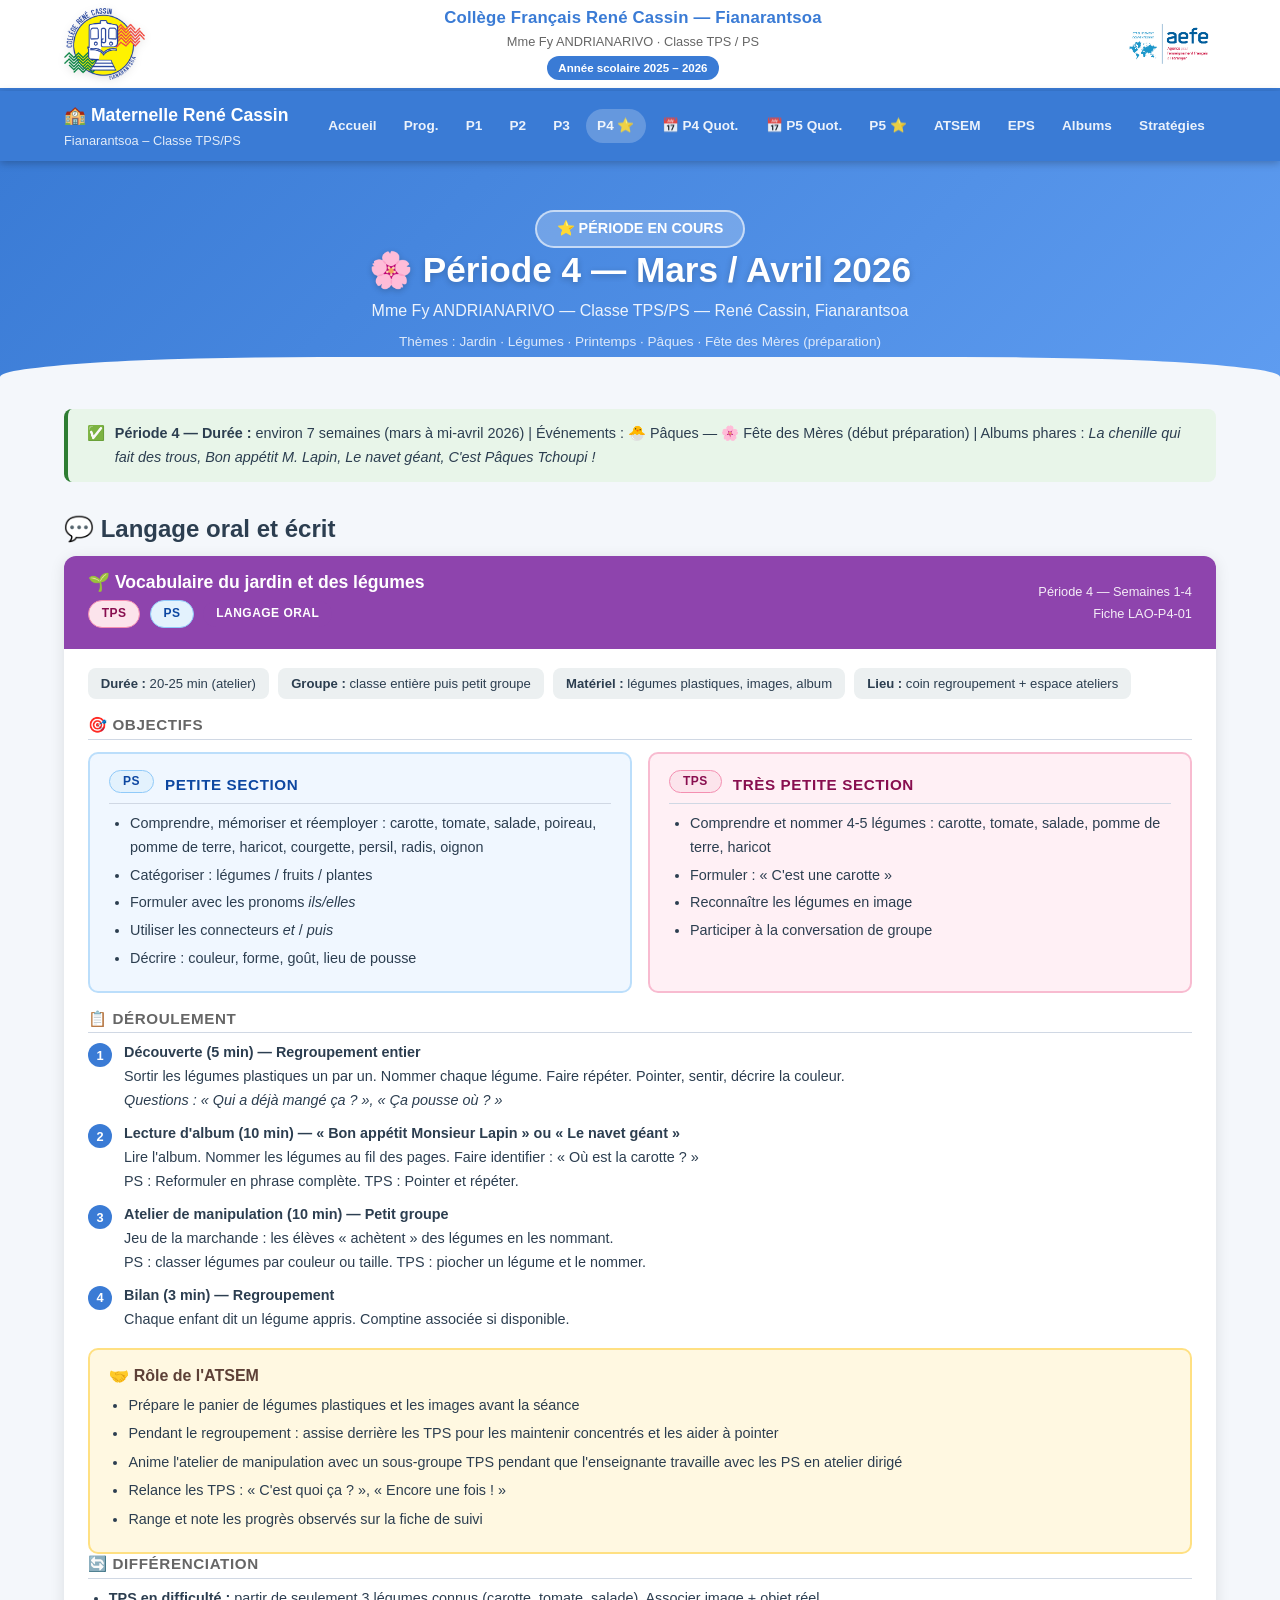
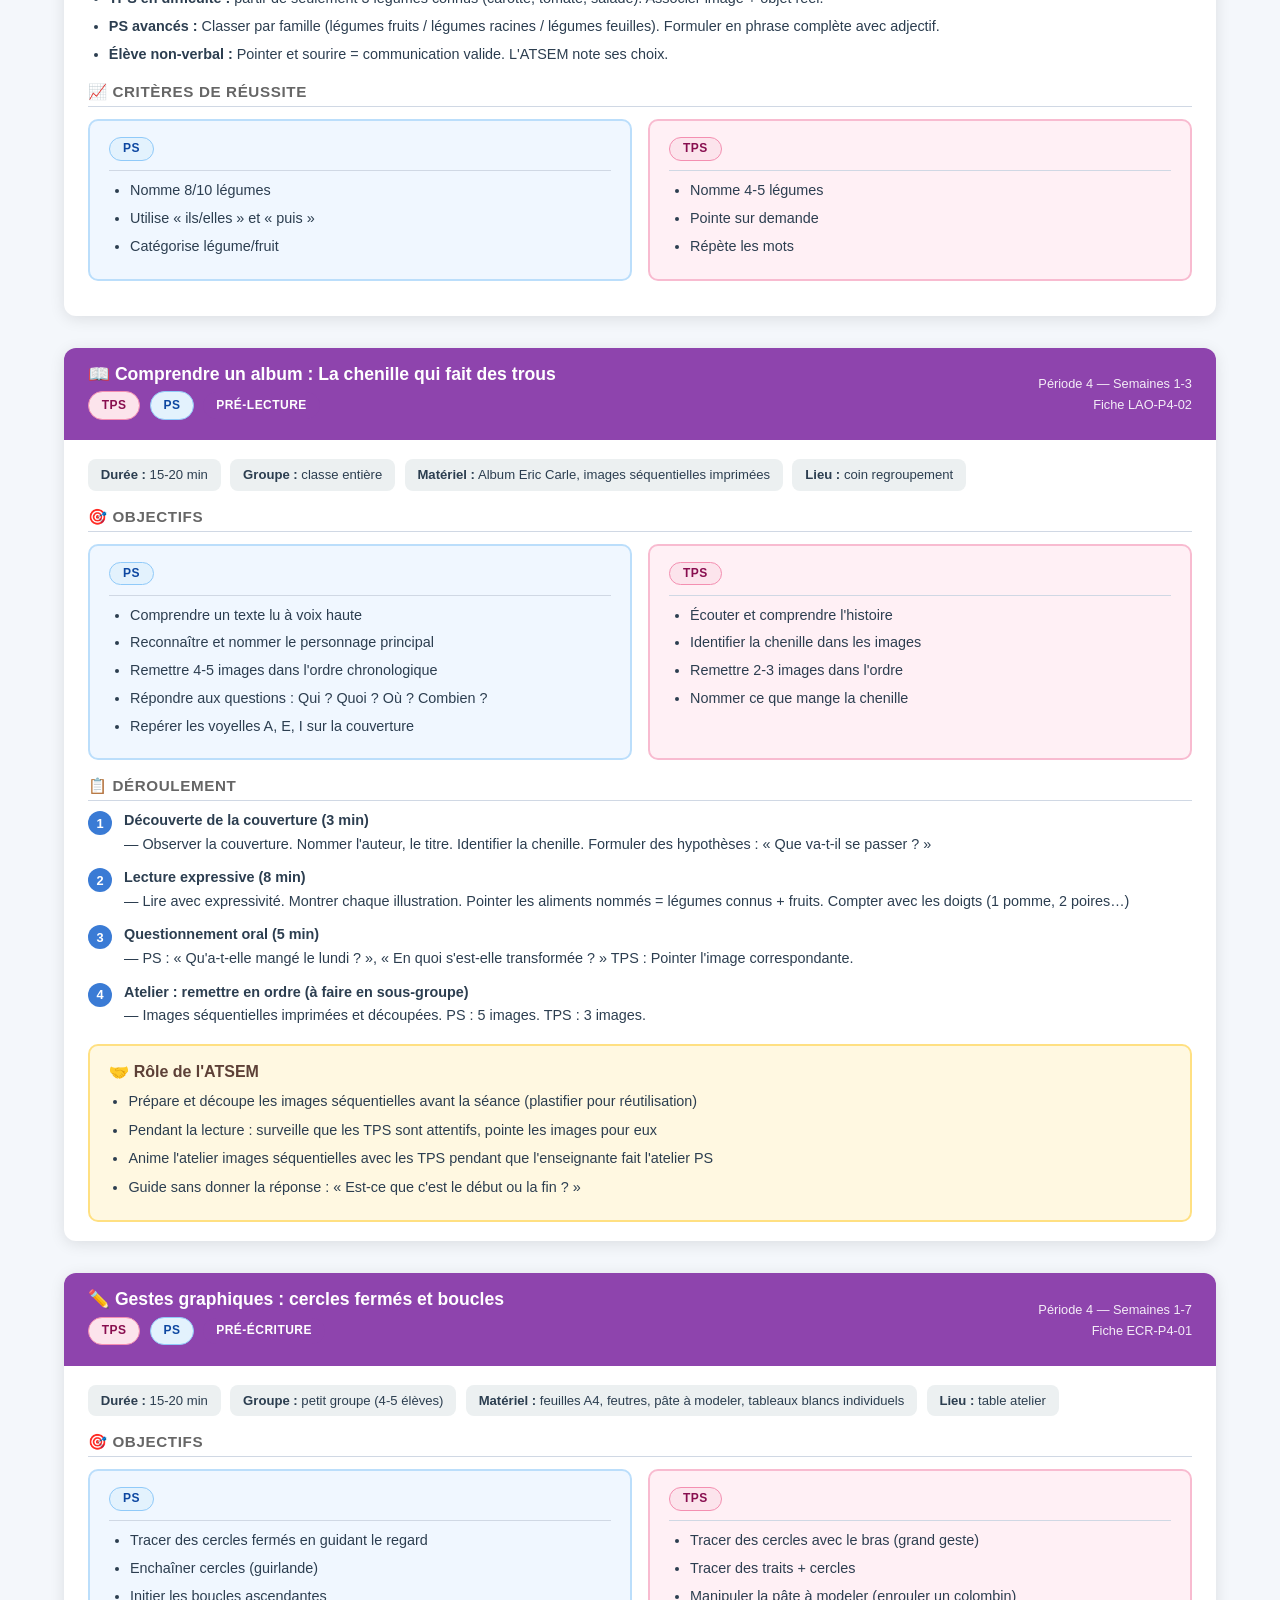
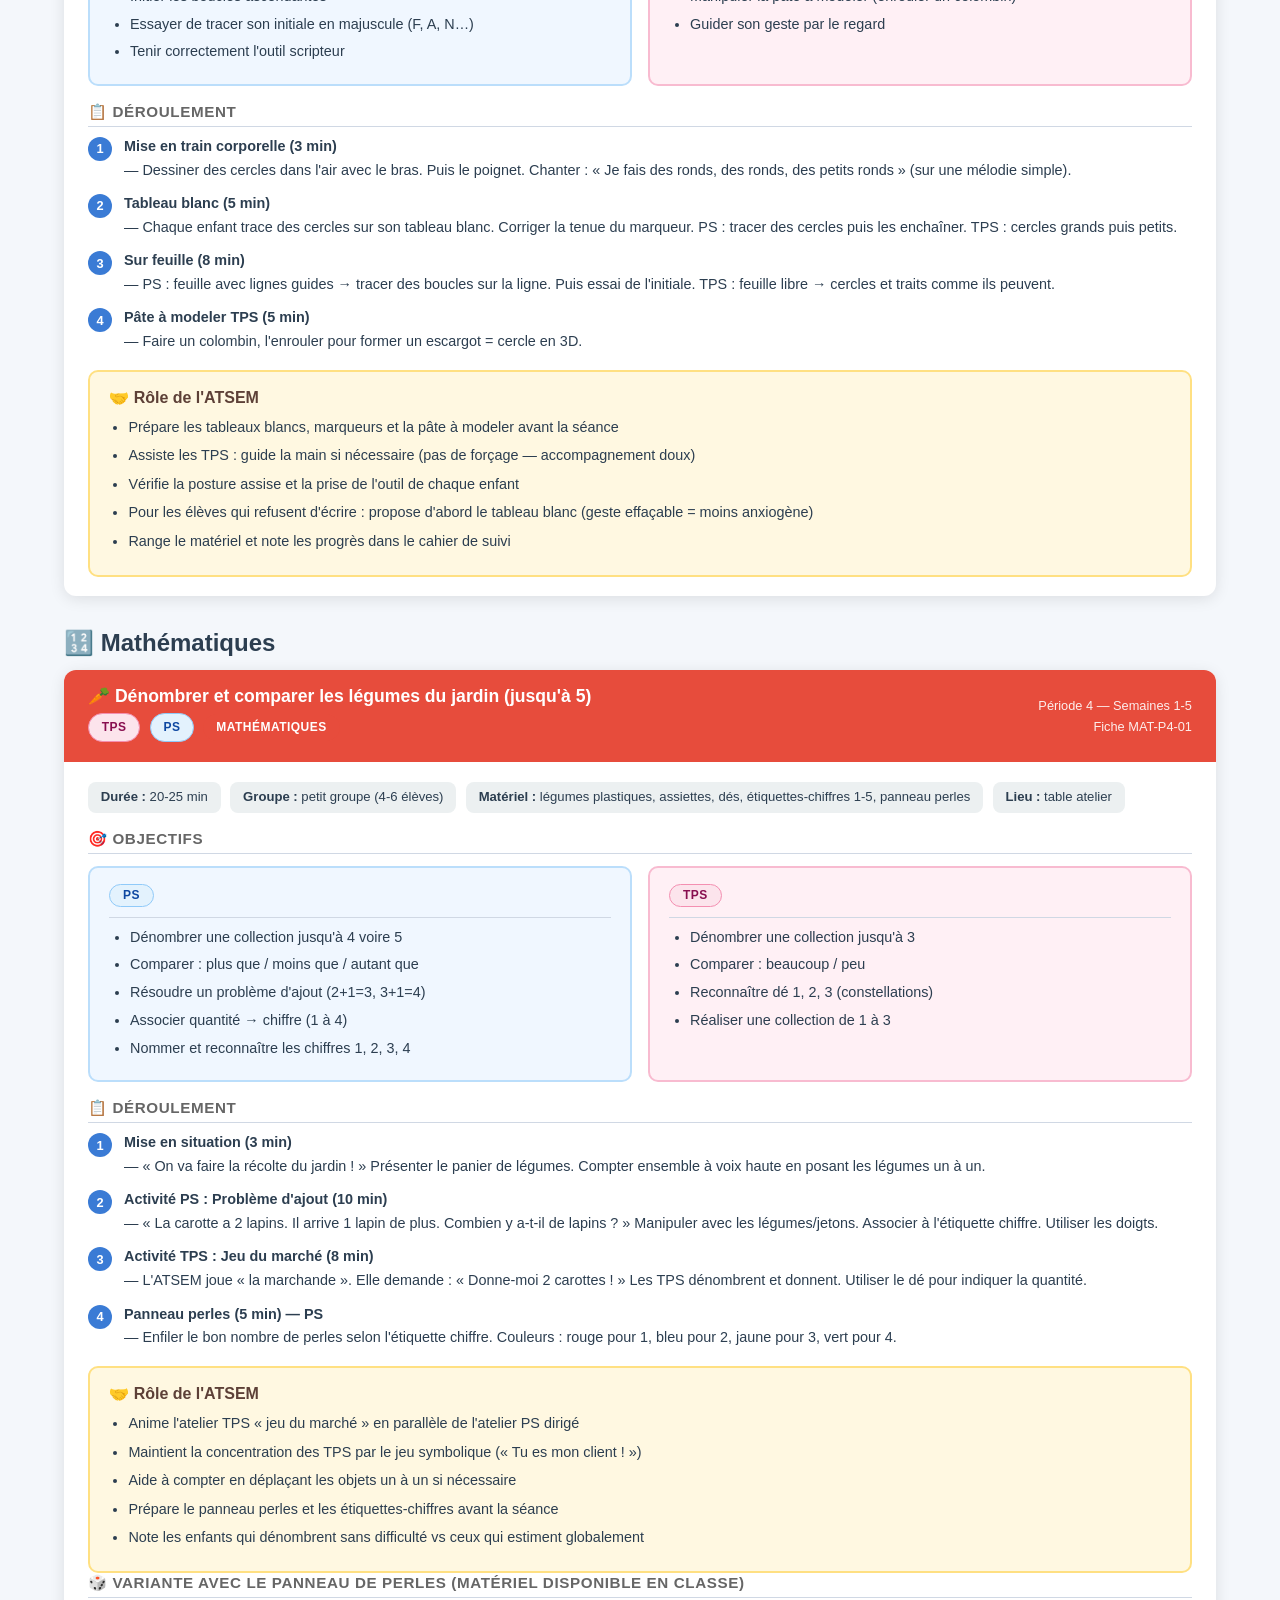
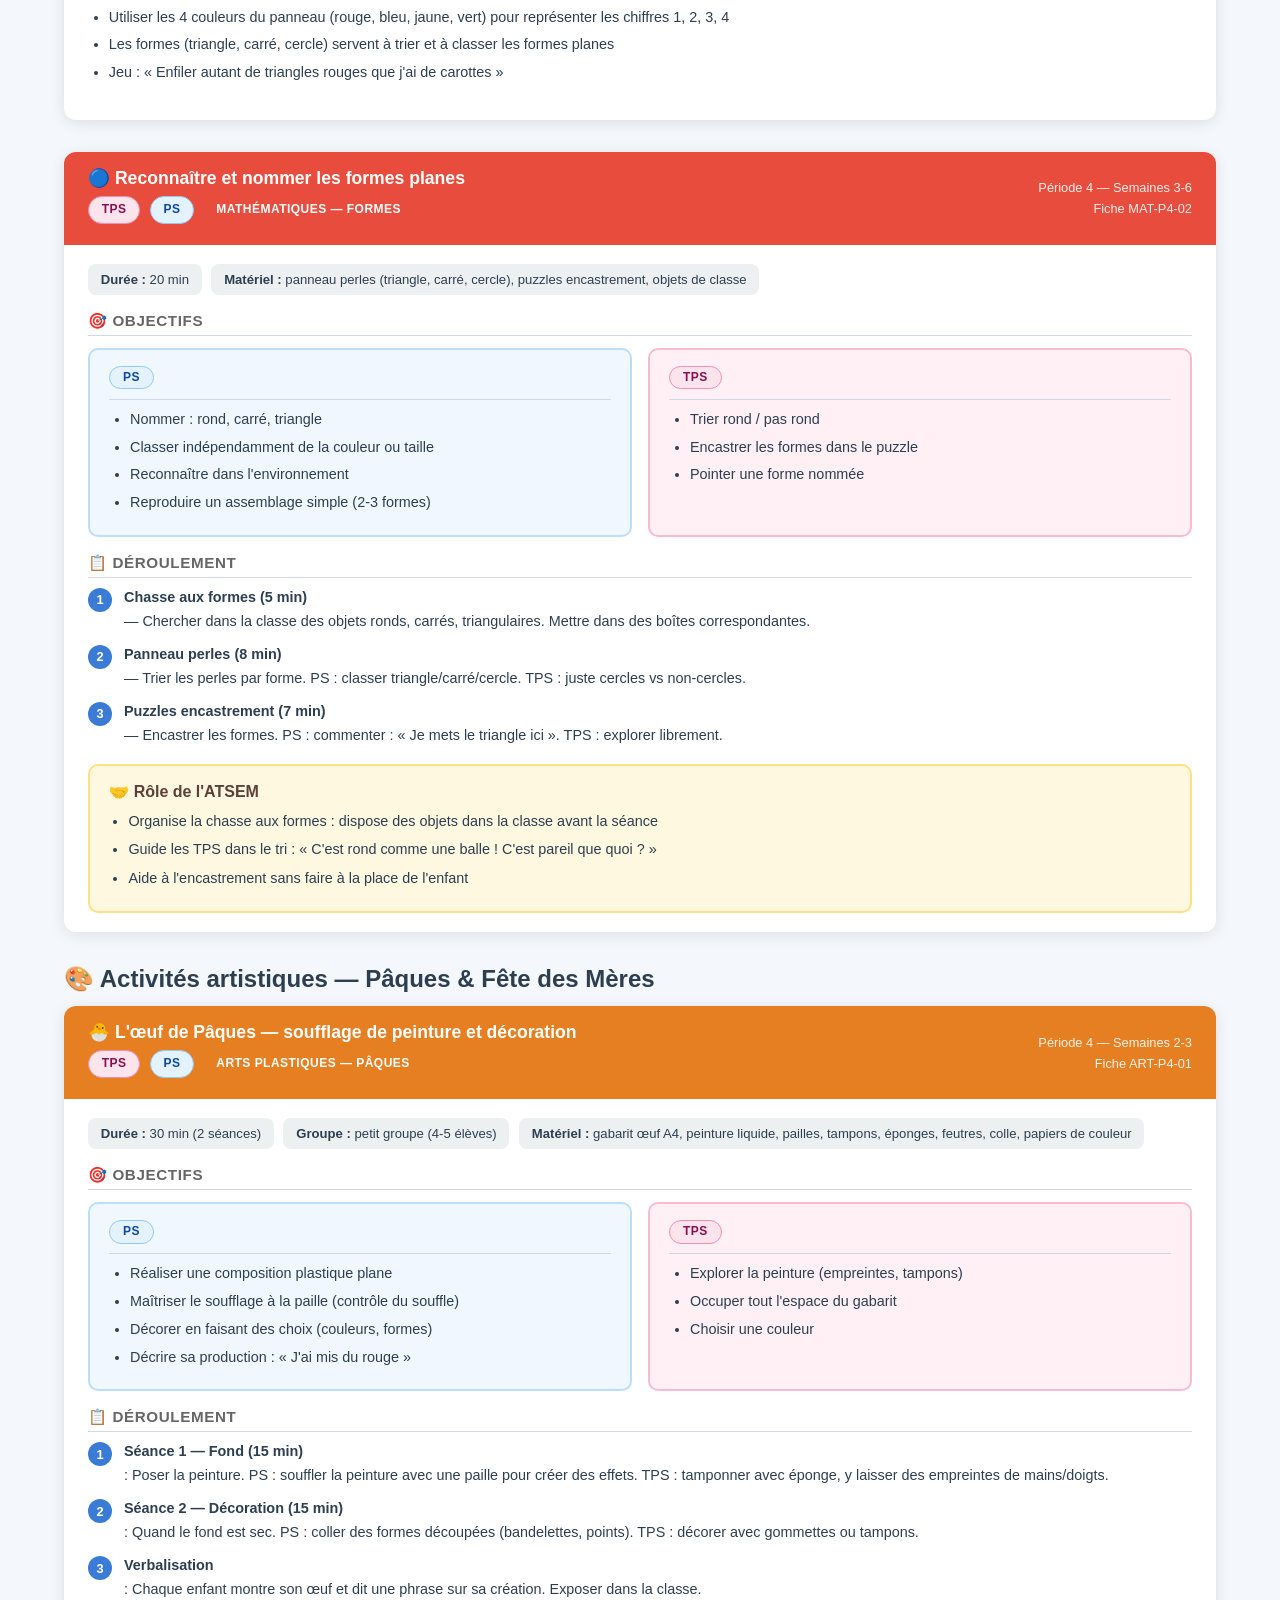
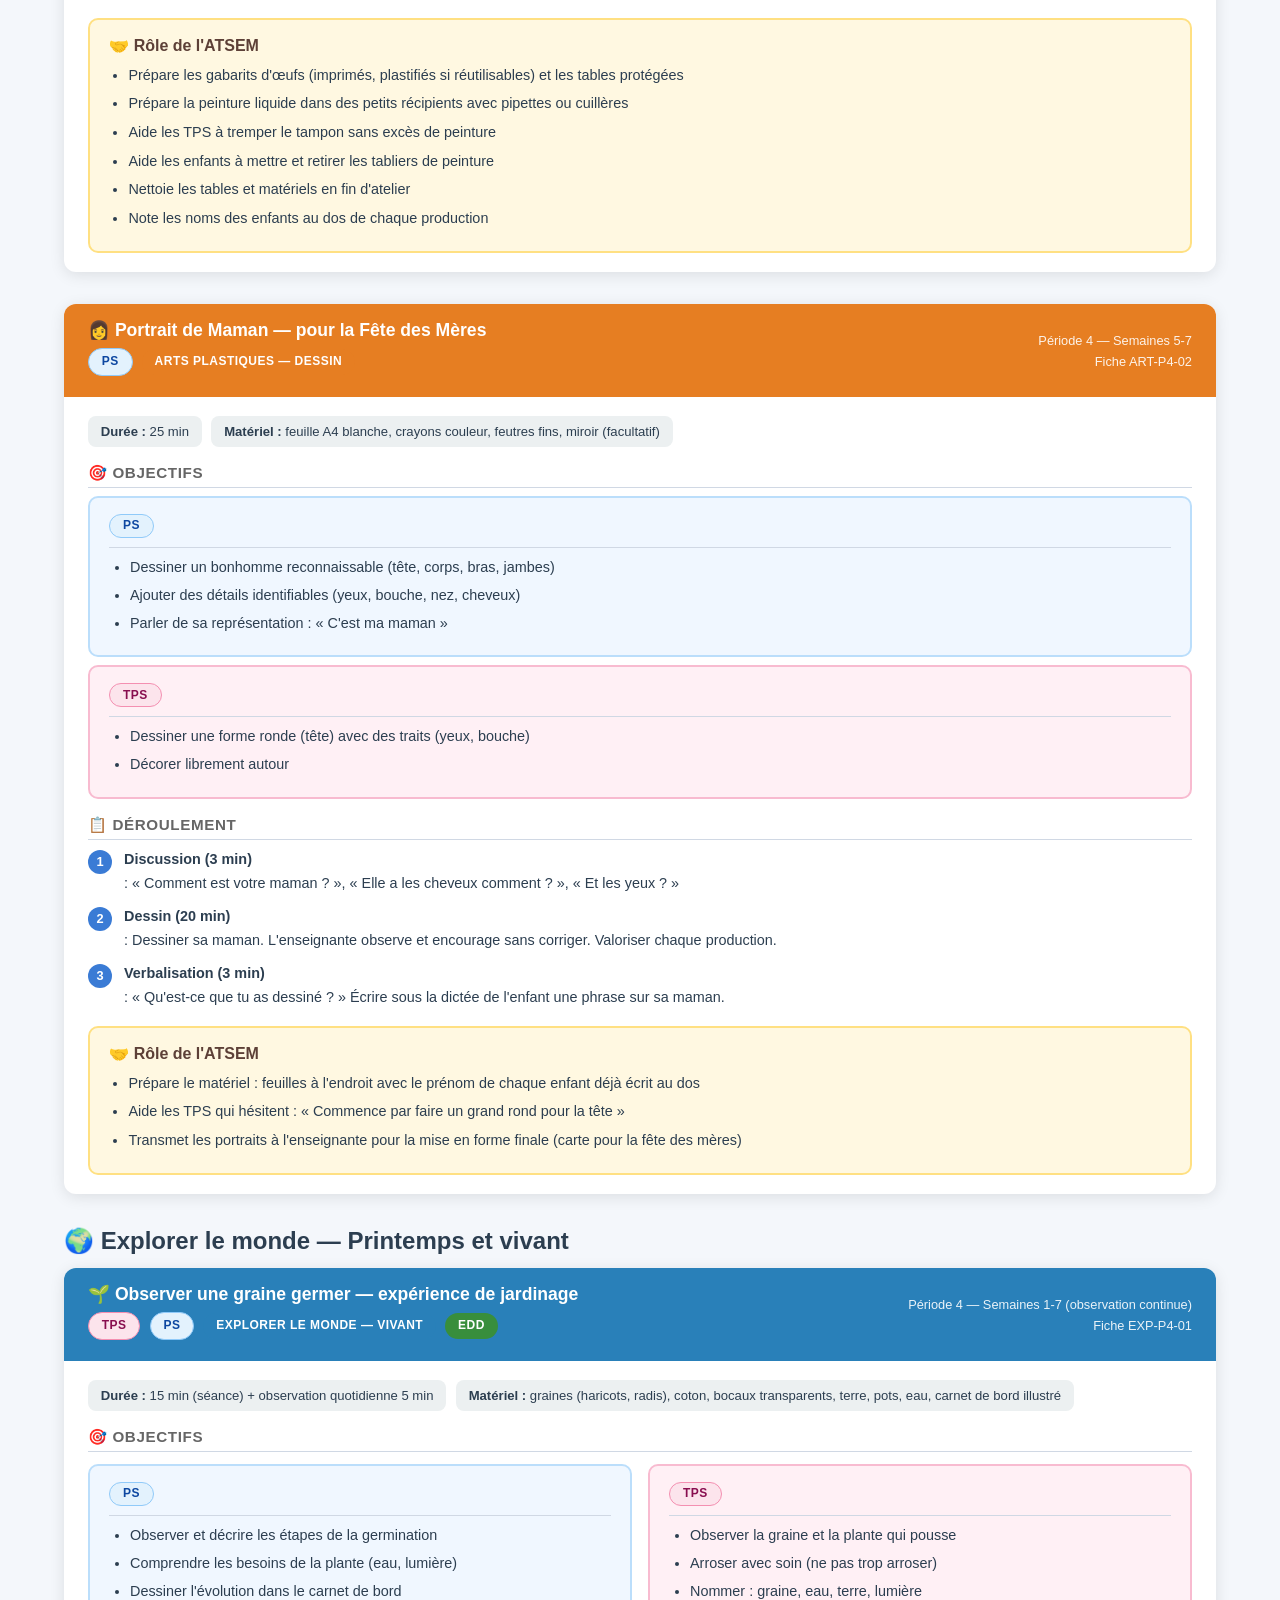
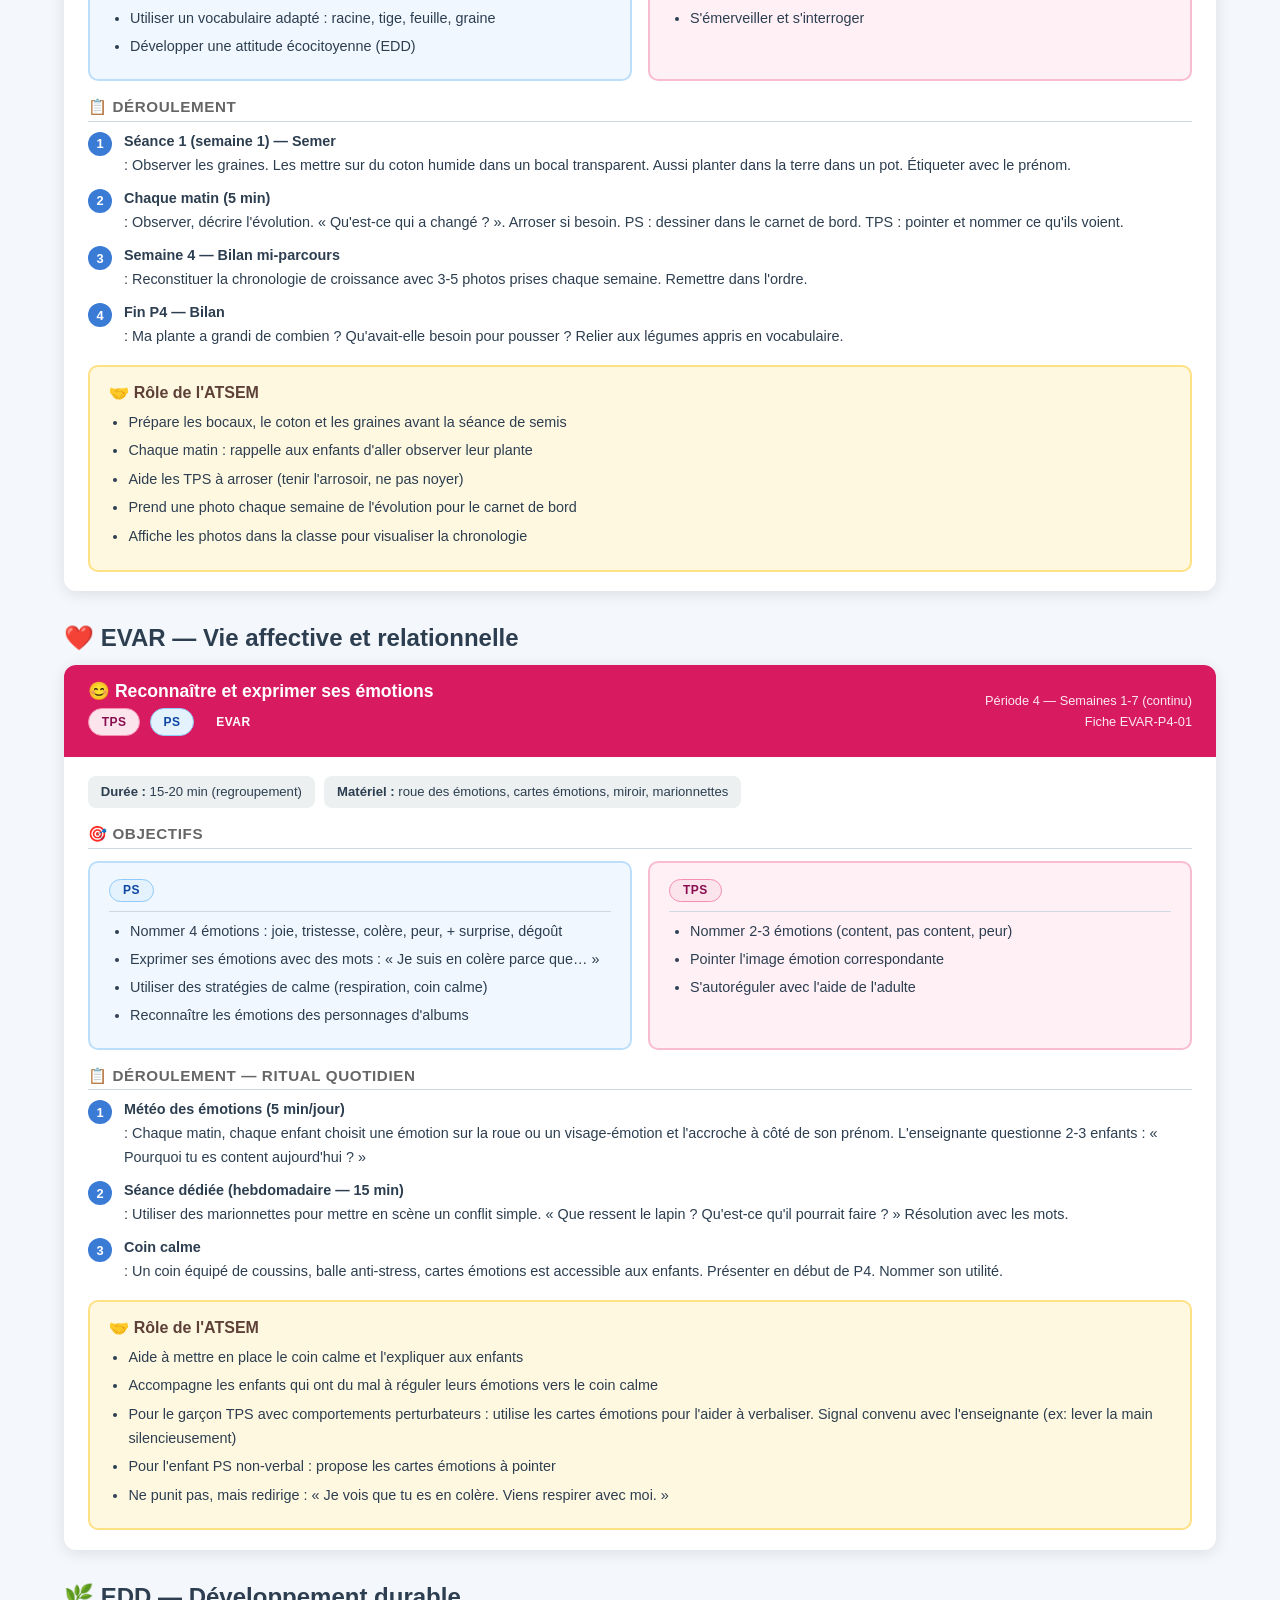
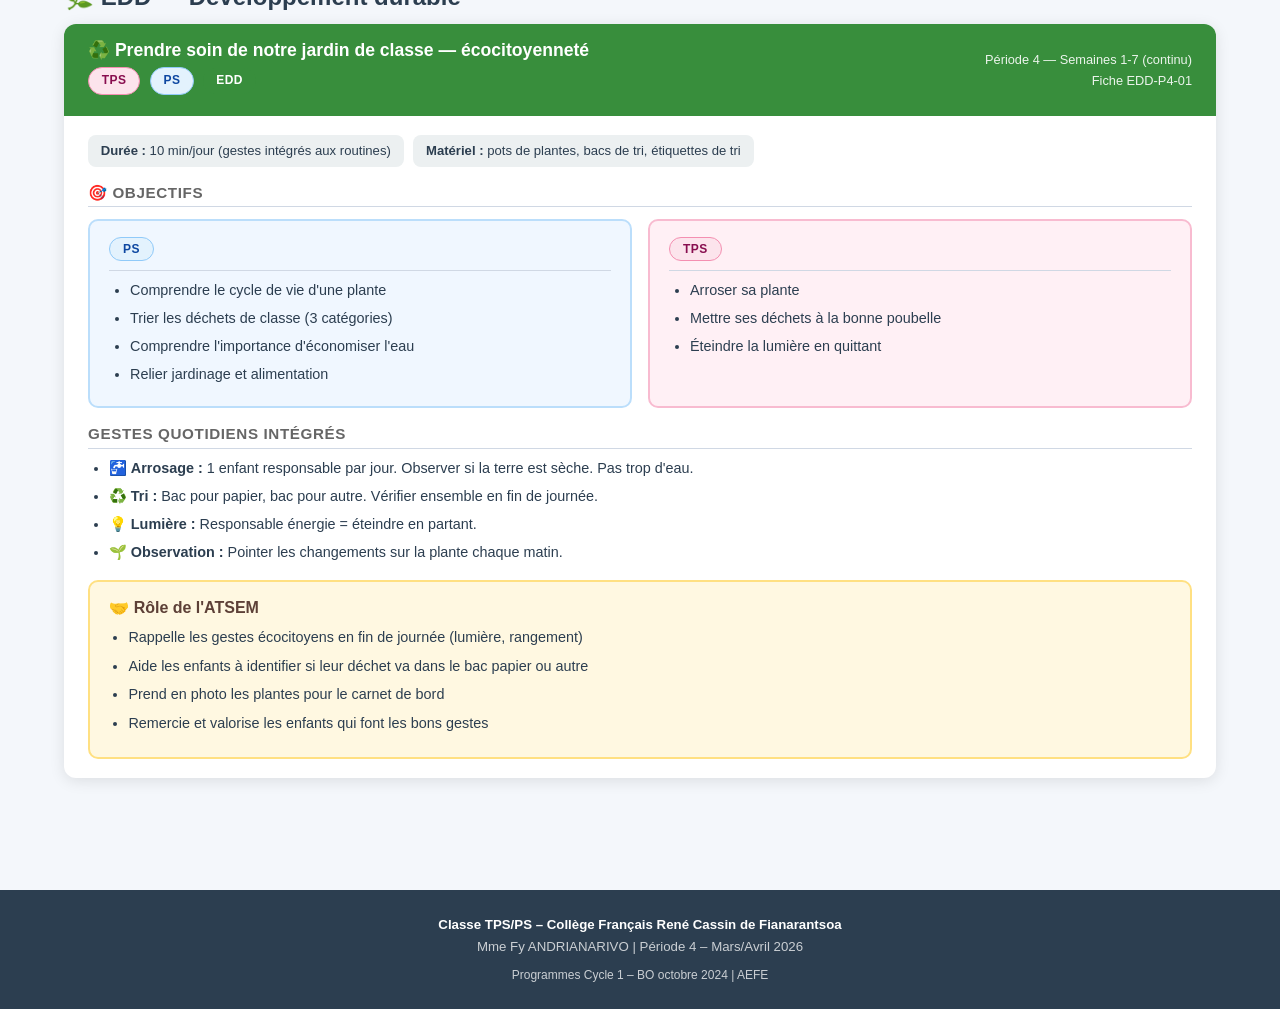
<file: periode4.html>
<!DOCTYPE html>
<html lang="fr">
<head>
  <meta charset="UTF-8">
  <meta name="viewport" content="width=device-width, initial-scale=1.0">
  <title>Période 4 – Mars/Avril 2026 | Fiches d'activités TPS/PS</title>
  <link rel="stylesheet" href="css/style.css">
  <link rel="stylesheet" href="css/print.css">
</head>
<body>
<!-- ===== BANNIÈRE LOGOS ===== -->
<div class="logo-banner">
  <div class="logo-banner-inner">
    <div class="logo-ecole">
      <a href="index.html"><img src="assets/logo-rene-cassin.png" alt="Collège René Cassin Fianarantsoa"></a>
    </div>
    <div class="logo-banner-center">
      <div class="titre-ecole">Collège Français René Cassin — Fianarantsoa</div>
      <div class="sous-titre">Mme Fy ANDRIANARIVO · Classe TPS / PS</div>
      <span class="annee-badge">Année scolaire 2025 – 2026</span>
    </div>
    <div class="logo-aefe">
      <img src="assets/logo-aefe.png" alt="AEFE — Établissement Conventionné">
    </div>
  </div>
</div>

<nav class="navbar">
  <div class="navbar-inner">
    <a href="index.html" class="navbar-brand">🏫 Maternelle René Cassin <span>Fianarantsoa – Classe TPS/PS</span></a>
        <div class="nav-links">
      <a href="index.html">Accueil</a>
      <a href="programmation.html">Prog.</a>
      <a href="periode1.html">P1</a>
      <a href="periode2.html">P2</a>
      <a href="periode3.html">P3</a>
      <a href="periode4.html" class="active">P4 ⭐</a>
      <a href="fiches-quotidiennes-p4.html">📅 P4 Quot.</a>
      <a href="fiches-quotidiennes-p5.html">📅 P5 Quot.</a>
      <a href="periode5.html">P5 ⭐</a>
      <a href="atsem.html">ATSEM</a>
      <a href="eps.html">EPS</a>
      <a href="albums.html">Albums</a>
      <a href="strategies.html">Stratégies</a>
    </div>
  </div>
</nav>

<header class="page-header">
  <div class="period-badge">⭐ PÉRIODE EN COURS</div>
  <h1>🌸 Période 4 — Mars / Avril 2026</h1>
  <p>Mme Fy ANDRIANARIVO — Classe TPS/PS — René Cassin, Fianarantsoa</p>
  <p style="font-size:0.85rem; opacity:.8;">Thèmes : Jardin · Légumes · Printemps · Pâques · Fête des Mères (préparation)</p>
</header>

<main class="container">

  <div class="alert alert-success no-print">
    <span>✅</span>
    <div><strong>Période 4 — Durée :</strong> environ 7 semaines (mars à mi-avril 2026) |
    Événements : 🐣 Pâques — 🌸 Fête des Mères (début préparation) |
    Albums phares : <em>La chenille qui fait des trous, Bon appétit M. Lapin, Le navet géant, C'est Pâques Tchoupi !</em></div>
  </div>

  <!-- ===== ANCRE LANGAGE ===== -->
  <h2 id="langage" style="margin-top:2rem;">💬 Langage oral et écrit</h2>

  <!-- FICHE 1 : Vocabulaire jardin -->
  <div class="fiche">
    <div class="fiche-header langage">
      <div>
        <h3>🌱 Vocabulaire du jardin et des légumes</h3>
        <div style="margin-top:0.3rem;">
          <span class="badge badge-tps">TPS</span>
          <span class="badge badge-ps">PS</span>
          <span class="badge badge-langage">Langage oral</span>
        </div>
      </div>
      <div class="meta">Période 4 — Semaines 1-4<br>Fiche LAO-P4-01</div>
    </div>
    <div class="fiche-body">
      <div class="fiche-infos">
        <div class="fiche-info-item"><strong>Durée :</strong> 20-25 min (atelier)</div>
        <div class="fiche-info-item"><strong>Groupe :</strong> classe entière puis petit groupe</div>
        <div class="fiche-info-item"><strong>Matériel :</strong> légumes plastiques, images, album</div>
        <div class="fiche-info-item"><strong>Lieu :</strong> coin regroupement + espace ateliers</div>
      </div>

      <div class="fiche-section">
        <h4>🎯 Objectifs</h4>
        <div class="grid-niveaux">
          <div class="niveau-box ps">
            <h4><span class="badge badge-ps">PS</span> Petite Section</h4>
            <ul>
              <li>Comprendre, mémoriser et réemployer : carotte, tomate, salade, poireau, pomme de terre, haricot, courgette, persil, radis, oignon</li>
              <li>Catégoriser : légumes / fruits / plantes</li>
              <li>Formuler avec les pronoms <em>ils/elles</em></li>
              <li>Utiliser les connecteurs <em>et</em> / <em>puis</em></li>
              <li>Décrire : couleur, forme, goût, lieu de pousse</li>
            </ul>
          </div>
          <div class="niveau-box tps">
            <h4><span class="badge badge-tps">TPS</span> Très Petite Section</h4>
            <ul>
              <li>Comprendre et nommer 4-5 légumes : carotte, tomate, salade, pomme de terre, haricot</li>
              <li>Formuler : « C'est une carotte »</li>
              <li>Reconnaître les légumes en image</li>
              <li>Participer à la conversation de groupe</li>
            </ul>
          </div>
        </div>
      </div>

      <div class="fiche-section">
        <h4>📋 Déroulement</h4>
        <div class="deroulement-step">
          <div class="step-num">1</div>
          <div class="step-content">
            <strong>Découverte (5 min) — Regroupement entier</strong>
            Sortir les légumes plastiques un par un. Nommer chaque légume. Faire répéter. Pointer, sentir, décrire la couleur.
            <br><em>Questions : « Qui a déjà mangé ça ? », « Ça pousse où ? »</em>
          </div>
        </div>
        <div class="deroulement-step">
          <div class="step-num">2</div>
          <div class="step-content">
            <strong>Lecture d'album (10 min) — « Bon appétit Monsieur Lapin » ou « Le navet géant »</strong>
            Lire l'album. Nommer les légumes au fil des pages. Faire identifier : « Où est la carotte ? »
            <br>PS : Reformuler en phrase complète. TPS : Pointer et répéter.
          </div>
        </div>
        <div class="deroulement-step">
          <div class="step-num">3</div>
          <div class="step-content">
            <strong>Atelier de manipulation (10 min) — Petit groupe</strong>
            Jeu de la marchande : les élèves « achètent » des légumes en les nommant.
            <br>PS : classer légumes par couleur ou taille.
            TPS : piocher un légume et le nommer.
          </div>
        </div>
        <div class="deroulement-step">
          <div class="step-num">4</div>
          <div class="step-content">
            <strong>Bilan (3 min) — Regroupement</strong>
            Chaque enfant dit un légume appris. Comptine associée si disponible.
          </div>
        </div>
      </div>

      <div class="atsem-box">
        <h4>🤝 Rôle de l'ATSEM</h4>
        <ul>
          <li>Prépare le panier de légumes plastiques et les images avant la séance</li>
          <li>Pendant le regroupement : assise derrière les TPS pour les maintenir concentrés et les aider à pointer</li>
          <li>Anime l'atelier de manipulation avec un sous-groupe TPS pendant que l'enseignante travaille avec les PS en atelier dirigé</li>
          <li>Relance les TPS : « C'est quoi ça ? », « Encore une fois ! »</li>
          <li>Range et note les progrès observés sur la fiche de suivi</li>
        </ul>
      </div>

      <div class="fiche-section">
        <h4>🔄 Différenciation</h4>
        <ul>
          <li><strong>TPS en difficulté :</strong> partir de seulement 3 légumes connus (carotte, tomate, salade). Associer image + objet réel.</li>
          <li><strong>PS avancés :</strong> Classer par famille (légumes fruits / légumes racines / légumes feuilles). Formuler en phrase complète avec adjectif.</li>
          <li><strong>Élève non-verbal :</strong> Pointer et sourire = communication valide. L'ATSEM note ses choix.</li>
        </ul>
      </div>

      <div class="fiche-section">
        <h4>📈 Critères de réussite</h4>
        <div class="grid-niveaux">
          <div class="niveau-box ps"><h4><span class="badge badge-ps">PS</span></h4><ul><li>Nomme 8/10 légumes</li><li>Utilise « ils/elles » et « puis »</li><li>Catégorise légume/fruit</li></ul></div>
          <div class="niveau-box tps"><h4><span class="badge badge-tps">TPS</span></h4><ul><li>Nomme 4-5 légumes</li><li>Pointe sur demande</li><li>Répète les mots</li></ul></div>
        </div>
      </div>
    </div>
  </div>

  <!-- FICHE 2 : Lecture / Pré-lecture -->
  <div class="fiche" id="lecture">
    <div class="fiche-header langage">
      <div>
        <h3>📖 Comprendre un album : La chenille qui fait des trous</h3>
        <div style="margin-top:0.3rem;">
          <span class="badge badge-tps">TPS</span>
          <span class="badge badge-ps">PS</span>
          <span class="badge badge-langage">Pré-lecture</span>
        </div>
      </div>
      <div class="meta">Période 4 — Semaines 1-3<br>Fiche LAO-P4-02</div>
    </div>
    <div class="fiche-body">
      <div class="fiche-infos">
        <div class="fiche-info-item"><strong>Durée :</strong> 15-20 min</div>
        <div class="fiche-info-item"><strong>Groupe :</strong> classe entière</div>
        <div class="fiche-info-item"><strong>Matériel :</strong> Album Eric Carle, images séquentielles imprimées</div>
        <div class="fiche-info-item"><strong>Lieu :</strong> coin regroupement</div>
      </div>
      <div class="fiche-section">
        <h4>🎯 Objectifs</h4>
        <div class="grid-niveaux">
          <div class="niveau-box ps"><h4><span class="badge badge-ps">PS</span></h4>
            <ul>
              <li>Comprendre un texte lu à voix haute</li>
              <li>Reconnaître et nommer le personnage principal</li>
              <li>Remettre 4-5 images dans l'ordre chronologique</li>
              <li>Répondre aux questions : Qui ? Quoi ? Où ? Combien ?</li>
              <li>Repérer les voyelles A, E, I sur la couverture</li>
            </ul>
          </div>
          <div class="niveau-box tps"><h4><span class="badge badge-tps">TPS</span></h4>
            <ul>
              <li>Écouter et comprendre l'histoire</li>
              <li>Identifier la chenille dans les images</li>
              <li>Remettre 2-3 images dans l'ordre</li>
              <li>Nommer ce que mange la chenille</li>
            </ul>
          </div>
        </div>
      </div>
      <div class="fiche-section">
        <h4>📋 Déroulement</h4>
        <div class="deroulement-step">
          <div class="step-num">1</div>
          <div class="step-content"><strong>Découverte de la couverture (3 min)</strong> — Observer la couverture. Nommer l'auteur, le titre. Identifier la chenille. Formuler des hypothèses : « Que va-t-il se passer ? »</div>
        </div>
        <div class="deroulement-step">
          <div class="step-num">2</div>
          <div class="step-content"><strong>Lecture expressive (8 min)</strong> — Lire avec expressivité. Montrer chaque illustration. Pointer les aliments nommés = légumes connus + fruits. Compter avec les doigts (1 pomme, 2 poires…)</div>
        </div>
        <div class="deroulement-step">
          <div class="step-num">3</div>
          <div class="step-content"><strong>Questionnement oral (5 min)</strong> — PS : « Qu'a-t-elle mangé le lundi ? », « En quoi s'est-elle transformée ? » TPS : Pointer l'image correspondante.</div>
        </div>
        <div class="deroulement-step">
          <div class="step-num">4</div>
          <div class="step-content"><strong>Atelier : remettre en ordre (à faire en sous-groupe)</strong> — Images séquentielles imprimées et découpées. PS : 5 images. TPS : 3 images.</div>
        </div>
      </div>
      <div class="atsem-box">
        <h4>🤝 Rôle de l'ATSEM</h4>
        <ul>
          <li>Prépare et découpe les images séquentielles avant la séance (plastifier pour réutilisation)</li>
          <li>Pendant la lecture : surveille que les TPS sont attentifs, pointe les images pour eux</li>
          <li>Anime l'atelier images séquentielles avec les TPS pendant que l'enseignante fait l'atelier PS</li>
          <li>Guide sans donner la réponse : « Est-ce que c'est le début ou la fin ? »</li>
        </ul>
      </div>
    </div>
  </div>

  <!-- FICHE ÉCRITURE -->
  <div class="fiche" id="ecriture">
    <div class="fiche-header langage">
      <div>
        <h3>✏️ Gestes graphiques : cercles fermés et boucles</h3>
        <div style="margin-top:0.3rem;">
          <span class="badge badge-tps">TPS</span>
          <span class="badge badge-ps">PS</span>
          <span class="badge badge-langage">Pré-écriture</span>
        </div>
      </div>
      <div class="meta">Période 4 — Semaines 1-7<br>Fiche ECR-P4-01</div>
    </div>
    <div class="fiche-body">
      <div class="fiche-infos">
        <div class="fiche-info-item"><strong>Durée :</strong> 15-20 min</div>
        <div class="fiche-info-item"><strong>Groupe :</strong> petit groupe (4-5 élèves)</div>
        <div class="fiche-info-item"><strong>Matériel :</strong> feuilles A4, feutres, pâte à modeler, tableaux blancs individuels</div>
        <div class="fiche-info-item"><strong>Lieu :</strong> table atelier</div>
      </div>
      <div class="fiche-section">
        <h4>🎯 Objectifs</h4>
        <div class="grid-niveaux">
          <div class="niveau-box ps"><h4><span class="badge badge-ps">PS</span></h4>
            <ul>
              <li>Tracer des cercles fermés en guidant le regard</li>
              <li>Enchaîner cercles (guirlande)</li>
              <li>Initier les boucles ascendantes</li>
              <li>Essayer de tracer son initiale en majuscule (F, A, N…)</li>
              <li>Tenir correctement l'outil scripteur</li>
            </ul>
          </div>
          <div class="niveau-box tps"><h4><span class="badge badge-tps">TPS</span></h4>
            <ul>
              <li>Tracer des cercles avec le bras (grand geste)</li>
              <li>Tracer des traits + cercles</li>
              <li>Manipuler la pâte à modeler (enrouler un colombin)</li>
              <li>Guider son geste par le regard</li>
            </ul>
          </div>
        </div>
      </div>
      <div class="fiche-section">
        <h4>📋 Déroulement</h4>
        <div class="deroulement-step">
          <div class="step-num">1</div>
          <div class="step-content"><strong>Mise en train corporelle (3 min)</strong> — Dessiner des cercles dans l'air avec le bras. Puis le poignet. Chanter : « Je fais des ronds, des ronds, des petits ronds » (sur une mélodie simple).</div>
        </div>
        <div class="deroulement-step">
          <div class="step-num">2</div>
          <div class="step-content"><strong>Tableau blanc (5 min)</strong> — Chaque enfant trace des cercles sur son tableau blanc. Corriger la tenue du marqueur. PS : tracer des cercles puis les enchaîner. TPS : cercles grands puis petits.</div>
        </div>
        <div class="deroulement-step">
          <div class="step-num">3</div>
          <div class="step-content"><strong>Sur feuille (8 min)</strong> — PS : feuille avec lignes guides → tracer des boucles sur la ligne. Puis essai de l'initiale. TPS : feuille libre → cercles et traits comme ils peuvent.</div>
        </div>
        <div class="deroulement-step">
          <div class="step-num">4</div>
          <div class="step-content"><strong>Pâte à modeler TPS (5 min)</strong> — Faire un colombin, l'enrouler pour former un escargot = cercle en 3D.</div>
        </div>
      </div>
      <div class="atsem-box">
        <h4>🤝 Rôle de l'ATSEM</h4>
        <ul>
          <li>Prépare les tableaux blancs, marqueurs et la pâte à modeler avant la séance</li>
          <li>Assiste les TPS : guide la main si nécessaire (pas de forçage — accompagnement doux)</li>
          <li>Vérifie la posture assise et la prise de l'outil de chaque enfant</li>
          <li>Pour les élèves qui refusent d'écrire : propose d'abord le tableau blanc (geste effaçable = moins anxiogène)</li>
          <li>Range le matériel et note les progrès dans le cahier de suivi</li>
        </ul>
      </div>
    </div>
  </div>

  <!-- ===== MATHS ===== -->
  <h2 id="maths" style="margin-top:2rem;">🔢 Mathématiques</h2>

  <div class="fiche">
    <div class="fiche-header maths">
      <div>
        <h3>🥕 Dénombrer et comparer les légumes du jardin (jusqu'à 5)</h3>
        <div style="margin-top:0.3rem;">
          <span class="badge badge-tps">TPS</span>
          <span class="badge badge-ps">PS</span>
          <span class="badge badge-maths">Mathématiques</span>
        </div>
      </div>
      <div class="meta">Période 4 — Semaines 1-5<br>Fiche MAT-P4-01</div>
    </div>
    <div class="fiche-body">
      <div class="fiche-infos">
        <div class="fiche-info-item"><strong>Durée :</strong> 20-25 min</div>
        <div class="fiche-info-item"><strong>Groupe :</strong> petit groupe (4-6 élèves)</div>
        <div class="fiche-info-item"><strong>Matériel :</strong> légumes plastiques, assiettes, dés, étiquettes-chiffres 1-5, panneau perles</div>
        <div class="fiche-info-item"><strong>Lieu :</strong> table atelier</div>
      </div>
      <div class="fiche-section">
        <h4>🎯 Objectifs</h4>
        <div class="grid-niveaux">
          <div class="niveau-box ps"><h4><span class="badge badge-ps">PS</span></h4>
            <ul>
              <li>Dénombrer une collection jusqu'à 4 voire 5</li>
              <li>Comparer : plus que / moins que / autant que</li>
              <li>Résoudre un problème d'ajout (2+1=3, 3+1=4)</li>
              <li>Associer quantité → chiffre (1 à 4)</li>
              <li>Nommer et reconnaître les chiffres 1, 2, 3, 4</li>
            </ul>
          </div>
          <div class="niveau-box tps"><h4><span class="badge badge-tps">TPS</span></h4>
            <ul>
              <li>Dénombrer une collection jusqu'à 3</li>
              <li>Comparer : beaucoup / peu</li>
              <li>Reconnaître dé 1, 2, 3 (constellations)</li>
              <li>Réaliser une collection de 1 à 3</li>
            </ul>
          </div>
        </div>
      </div>
      <div class="fiche-section">
        <h4>📋 Déroulement</h4>
        <div class="deroulement-step">
          <div class="step-num">1</div>
          <div class="step-content"><strong>Mise en situation (3 min)</strong> — « On va faire la récolte du jardin ! » Présenter le panier de légumes. Compter ensemble à voix haute en posant les légumes un à un.</div>
        </div>
        <div class="deroulement-step">
          <div class="step-num">2</div>
          <div class="step-content">
            <strong>Activité PS : Problème d'ajout (10 min)</strong> — « La carotte a 2 lapins. Il arrive 1 lapin de plus. Combien y a-t-il de lapins ? » Manipuler avec les légumes/jetons. Associer à l'étiquette chiffre. Utiliser les doigts.
          </div>
        </div>
        <div class="deroulement-step">
          <div class="step-num">3</div>
          <div class="step-content">
            <strong>Activité TPS : Jeu du marché (8 min)</strong> — L'ATSEM joue « la marchande ». Elle demande : « Donne-moi 2 carottes ! » Les TPS dénombrent et donnent. Utiliser le dé pour indiquer la quantité.
          </div>
        </div>
        <div class="deroulement-step">
          <div class="step-num">4</div>
          <div class="step-content">
            <strong>Panneau perles (5 min) — PS</strong> — Enfiler le bon nombre de perles selon l'étiquette chiffre. Couleurs : rouge pour 1, bleu pour 2, jaune pour 3, vert pour 4.
          </div>
        </div>
      </div>
      <div class="atsem-box">
        <h4>🤝 Rôle de l'ATSEM</h4>
        <ul>
          <li>Anime l'atelier TPS « jeu du marché » en parallèle de l'atelier PS dirigé</li>
          <li>Maintient la concentration des TPS par le jeu symbolique (« Tu es mon client ! »)</li>
          <li>Aide à compter en déplaçant les objets un à un si nécessaire</li>
          <li>Prépare le panneau perles et les étiquettes-chiffres avant la séance</li>
          <li>Note les enfants qui dénombrent sans difficulté vs ceux qui estiment globalement</li>
        </ul>
      </div>
      <div class="fiche-section">
        <h4>🎲 Variante avec le panneau de perles (matériel disponible en classe)</h4>
        <ul>
          <li>Utiliser les 4 couleurs du panneau (rouge, bleu, jaune, vert) pour représenter les chiffres 1, 2, 3, 4</li>
          <li>Les formes (triangle, carré, cercle) servent à trier et à classer les formes planes</li>
          <li>Jeu : « Enfiler autant de triangles rouges que j'ai de carottes »</li>
        </ul>
      </div>
    </div>
  </div>

  <!-- FICHE MATHS : Formes -->
  <div class="fiche">
    <div class="fiche-header maths">
      <div>
        <h3>🔵 Reconnaître et nommer les formes planes</h3>
        <div style="margin-top:0.3rem;">
          <span class="badge badge-tps">TPS</span>
          <span class="badge badge-ps">PS</span>
          <span class="badge badge-maths">Mathématiques — Formes</span>
        </div>
      </div>
      <div class="meta">Période 4 — Semaines 3-6<br>Fiche MAT-P4-02</div>
    </div>
    <div class="fiche-body">
      <div class="fiche-infos">
        <div class="fiche-info-item"><strong>Durée :</strong> 20 min</div>
        <div class="fiche-info-item"><strong>Matériel :</strong> panneau perles (triangle, carré, cercle), puzzles encastrement, objets de classe</div>
      </div>
      <div class="fiche-section">
        <h4>🎯 Objectifs</h4>
        <div class="grid-niveaux">
          <div class="niveau-box ps"><h4><span class="badge badge-ps">PS</span></h4>
            <ul><li>Nommer : rond, carré, triangle</li><li>Classer indépendamment de la couleur ou taille</li><li>Reconnaître dans l'environnement</li><li>Reproduire un assemblage simple (2-3 formes)</li></ul>
          </div>
          <div class="niveau-box tps"><h4><span class="badge badge-tps">TPS</span></h4>
            <ul><li>Trier rond / pas rond</li><li>Encastrer les formes dans le puzzle</li><li>Pointer une forme nommée</li></ul>
          </div>
        </div>
      </div>
      <div class="fiche-section">
        <h4>📋 Déroulement</h4>
        <div class="deroulement-step"><div class="step-num">1</div><div class="step-content"><strong>Chasse aux formes (5 min)</strong> — Chercher dans la classe des objets ronds, carrés, triangulaires. Mettre dans des boîtes correspondantes.</div></div>
        <div class="deroulement-step"><div class="step-num">2</div><div class="step-content"><strong>Panneau perles (8 min)</strong> — Trier les perles par forme. PS : classer triangle/carré/cercle. TPS : juste cercles vs non-cercles.</div></div>
        <div class="deroulement-step"><div class="step-num">3</div><div class="step-content"><strong>Puzzles encastrement (7 min)</strong> — Encastrer les formes. PS : commenter : « Je mets le triangle ici ». TPS : explorer librement.</div></div>
      </div>
      <div class="atsem-box">
        <h4>🤝 Rôle de l'ATSEM</h4>
        <ul>
          <li>Organise la chasse aux formes : dispose des objets dans la classe avant la séance</li>
          <li>Guide les TPS dans le tri : « C'est rond comme une balle ! C'est pareil que quoi ? »</li>
          <li>Aide à l'encastrement sans faire à la place de l'enfant</li>
        </ul>
      </div>
    </div>
  </div>

  <!-- ===== ARTS ===== -->
  <h2 id="arts" style="margin-top:2rem;">🎨 Activités artistiques — Pâques & Fête des Mères</h2>

  <div class="fiche">
    <div class="fiche-header arts">
      <div>
        <h3>🐣 L'œuf de Pâques — soufflage de peinture et décoration</h3>
        <div style="margin-top:0.3rem;">
          <span class="badge badge-tps">TPS</span>
          <span class="badge badge-ps">PS</span>
          <span class="badge badge-arts">Arts plastiques — Pâques</span>
        </div>
      </div>
      <div class="meta">Période 4 — Semaines 2-3<br>Fiche ART-P4-01</div>
    </div>
    <div class="fiche-body">
      <div class="fiche-infos">
        <div class="fiche-info-item"><strong>Durée :</strong> 30 min (2 séances)</div>
        <div class="fiche-info-item"><strong>Groupe :</strong> petit groupe (4-5 élèves)</div>
        <div class="fiche-info-item"><strong>Matériel :</strong> gabarit œuf A4, peinture liquide, pailles, tampons, éponges, feutres, colle, papiers de couleur</div>
      </div>
      <div class="fiche-section">
        <h4>🎯 Objectifs</h4>
        <div class="grid-niveaux">
          <div class="niveau-box ps"><h4><span class="badge badge-ps">PS</span></h4>
            <ul>
              <li>Réaliser une composition plastique plane</li>
              <li>Maîtriser le soufflage à la paille (contrôle du souffle)</li>
              <li>Décorer en faisant des choix (couleurs, formes)</li>
              <li>Décrire sa production : « J'ai mis du rouge »</li>
            </ul>
          </div>
          <div class="niveau-box tps"><h4><span class="badge badge-tps">TPS</span></h4>
            <ul>
              <li>Explorer la peinture (empreintes, tampons)</li>
              <li>Occuper tout l'espace du gabarit</li>
              <li>Choisir une couleur</li>
            </ul>
          </div>
        </div>
      </div>
      <div class="fiche-section">
        <h4>📋 Déroulement</h4>
        <div class="deroulement-step"><div class="step-num">1</div><div class="step-content"><strong>Séance 1 — Fond (15 min)</strong> : Poser la peinture. PS : souffler la peinture avec une paille pour créer des effets. TPS : tamponner avec éponge, y laisser des empreintes de mains/doigts.</div></div>
        <div class="deroulement-step"><div class="step-num">2</div><div class="step-content"><strong>Séance 2 — Décoration (15 min)</strong> : Quand le fond est sec. PS : coller des formes découpées (bandelettes, points). TPS : décorer avec gommettes ou tampons.</div></div>
        <div class="deroulement-step"><div class="step-num">3</div><div class="step-content"><strong>Verbalisation</strong> : Chaque enfant montre son œuf et dit une phrase sur sa création. Exposer dans la classe.</div></div>
      </div>
      <div class="atsem-box">
        <h4>🤝 Rôle de l'ATSEM</h4>
        <ul>
          <li>Prépare les gabarits d'œufs (imprimés, plastifiés si réutilisables) et les tables protégées</li>
          <li>Prépare la peinture liquide dans des petits récipients avec pipettes ou cuillères</li>
          <li>Aide les TPS à tremper le tampon sans excès de peinture</li>
          <li>Aide les enfants à mettre et retirer les tabliers de peinture</li>
          <li>Nettoie les tables et matériels en fin d'atelier</li>
          <li>Note les noms des enfants au dos de chaque production</li>
        </ul>
      </div>
    </div>
  </div>

  <div class="fiche">
    <div class="fiche-header arts">
      <div>
        <h3>👩 Portrait de Maman — pour la Fête des Mères</h3>
        <div style="margin-top:0.3rem;">
          <span class="badge badge-ps">PS</span>
          <span class="badge badge-arts">Arts plastiques — Dessin</span>
        </div>
      </div>
      <div class="meta">Période 4 — Semaines 5-7<br>Fiche ART-P4-02</div>
    </div>
    <div class="fiche-body">
      <div class="fiche-infos">
        <div class="fiche-info-item"><strong>Durée :</strong> 25 min</div>
        <div class="fiche-info-item"><strong>Matériel :</strong> feuille A4 blanche, crayons couleur, feutres fins, miroir (facultatif)</div>
      </div>
      <div class="fiche-section">
        <h4>🎯 Objectifs</h4>
        <div class="niveau-box ps" style="margin-top:0.5rem;"><h4><span class="badge badge-ps">PS</span></h4>
          <ul><li>Dessiner un bonhomme reconnaissable (tête, corps, bras, jambes)</li><li>Ajouter des détails identifiables (yeux, bouche, nez, cheveux)</li><li>Parler de sa représentation : « C'est ma maman »</li></ul>
        </div>
        <div class="niveau-box tps" style="margin-top:0.5rem;"><h4><span class="badge badge-tps">TPS</span></h4>
          <ul><li>Dessiner une forme ronde (tête) avec des traits (yeux, bouche)</li><li>Décorer librement autour</li></ul>
        </div>
      </div>
      <div class="fiche-section">
        <h4>📋 Déroulement</h4>
        <div class="deroulement-step"><div class="step-num">1</div><div class="step-content"><strong>Discussion (3 min)</strong> : « Comment est votre maman ? », « Elle a les cheveux comment ? », « Et les yeux ? »</div></div>
        <div class="deroulement-step"><div class="step-num">2</div><div class="step-content"><strong>Dessin (20 min)</strong> : Dessiner sa maman. L'enseignante observe et encourage sans corriger. Valoriser chaque production.</div></div>
        <div class="deroulement-step"><div class="step-num">3</div><div class="step-content"><strong>Verbalisation (3 min)</strong> : « Qu'est-ce que tu as dessiné ? » Écrire sous la dictée de l'enfant une phrase sur sa maman.</div></div>
      </div>
      <div class="atsem-box">
        <h4>🤝 Rôle de l'ATSEM</h4>
        <ul>
          <li>Prépare le matériel : feuilles à l'endroit avec le prénom de chaque enfant déjà écrit au dos</li>
          <li>Aide les TPS qui hésitent : « Commence par faire un grand rond pour la tête »</li>
          <li>Transmet les portraits à l'enseignante pour la mise en forme finale (carte pour la fête des mères)</li>
        </ul>
      </div>
    </div>
  </div>

  <!-- ===== EXPLORER LE MONDE ===== -->
  <h2 id="explorer" style="margin-top:2rem;">🌍 Explorer le monde — Printemps et vivant</h2>

  <div class="fiche">
    <div class="fiche-header explorer">
      <div>
        <h3>🌱 Observer une graine germer — expérience de jardinage</h3>
        <div style="margin-top:0.3rem;">
          <span class="badge badge-tps">TPS</span>
          <span class="badge badge-ps">PS</span>
          <span class="badge badge-explorer">Explorer le monde — Vivant</span>
          <span class="badge badge-edd">EDD</span>
        </div>
      </div>
      <div class="meta">Période 4 — Semaines 1-7 (observation continue)<br>Fiche EXP-P4-01</div>
    </div>
    <div class="fiche-body">
      <div class="fiche-infos">
        <div class="fiche-info-item"><strong>Durée :</strong> 15 min (séance) + observation quotidienne 5 min</div>
        <div class="fiche-info-item"><strong>Matériel :</strong> graines (haricots, radis), coton, bocaux transparents, terre, pots, eau, carnet de bord illustré</div>
      </div>
      <div class="fiche-section">
        <h4>🎯 Objectifs</h4>
        <div class="grid-niveaux">
          <div class="niveau-box ps"><h4><span class="badge badge-ps">PS</span></h4>
            <ul>
              <li>Observer et décrire les étapes de la germination</li>
              <li>Comprendre les besoins de la plante (eau, lumière)</li>
              <li>Dessiner l'évolution dans le carnet de bord</li>
              <li>Utiliser un vocabulaire adapté : racine, tige, feuille, graine</li>
              <li>Développer une attitude écocitoyenne (EDD)</li>
            </ul>
          </div>
          <div class="niveau-box tps"><h4><span class="badge badge-tps">TPS</span></h4>
            <ul>
              <li>Observer la graine et la plante qui pousse</li>
              <li>Arroser avec soin (ne pas trop arroser)</li>
              <li>Nommer : graine, eau, terre, lumière</li>
              <li>S'émerveiller et s'interroger</li>
            </ul>
          </div>
        </div>
      </div>
      <div class="fiche-section">
        <h4>📋 Déroulement</h4>
        <div class="deroulement-step"><div class="step-num">1</div><div class="step-content"><strong>Séance 1 (semaine 1) — Semer</strong> : Observer les graines. Les mettre sur du coton humide dans un bocal transparent. Aussi planter dans la terre dans un pot. Étiqueter avec le prénom.</div></div>
        <div class="deroulement-step"><div class="step-num">2</div><div class="step-content"><strong>Chaque matin (5 min)</strong> : Observer, décrire l'évolution. « Qu'est-ce qui a changé ? ». Arroser si besoin. PS : dessiner dans le carnet de bord. TPS : pointer et nommer ce qu'ils voient.</div></div>
        <div class="deroulement-step"><div class="step-num">3</div><div class="step-content"><strong>Semaine 4 — Bilan mi-parcours</strong> : Reconstituer la chronologie de croissance avec 3-5 photos prises chaque semaine. Remettre dans l'ordre.</div></div>
        <div class="deroulement-step"><div class="step-num">4</div><div class="step-content"><strong>Fin P4 — Bilan</strong> : Ma plante a grandi de combien ? Qu'avait-elle besoin pour pousser ? Relier aux légumes appris en vocabulaire.</div></div>
      </div>
      <div class="atsem-box">
        <h4>🤝 Rôle de l'ATSEM</h4>
        <ul>
          <li>Prépare les bocaux, le coton et les graines avant la séance de semis</li>
          <li>Chaque matin : rappelle aux enfants d'aller observer leur plante</li>
          <li>Aide les TPS à arroser (tenir l'arrosoir, ne pas noyer)</li>
          <li>Prend une photo chaque semaine de l'évolution pour le carnet de bord</li>
          <li>Affiche les photos dans la classe pour visualiser la chronologie</li>
        </ul>
      </div>
    </div>
  </div>

  <!-- ===== EVAR ===== -->
  <h2 id="evar" style="margin-top:2rem;">❤️ EVAR — Vie affective et relationnelle</h2>

  <div class="fiche">
    <div class="fiche-header evar">
      <div>
        <h3>😊 Reconnaître et exprimer ses émotions</h3>
        <div style="margin-top:0.3rem;">
          <span class="badge badge-tps">TPS</span>
          <span class="badge badge-ps">PS</span>
          <span class="badge badge-evar">EVAR</span>
        </div>
      </div>
      <div class="meta">Période 4 — Semaines 1-7 (continu)<br>Fiche EVAR-P4-01</div>
    </div>
    <div class="fiche-body">
      <div class="fiche-infos">
        <div class="fiche-info-item"><strong>Durée :</strong> 15-20 min (regroupement)</div>
        <div class="fiche-info-item"><strong>Matériel :</strong> roue des émotions, cartes émotions, miroir, marionnettes</div>
      </div>
      <div class="fiche-section">
        <h4>🎯 Objectifs</h4>
        <div class="grid-niveaux">
          <div class="niveau-box ps"><h4><span class="badge badge-ps">PS</span></h4>
            <ul>
              <li>Nommer 4 émotions : joie, tristesse, colère, peur, + surprise, dégoût</li>
              <li>Exprimer ses émotions avec des mots : « Je suis en colère parce que… »</li>
              <li>Utiliser des stratégies de calme (respiration, coin calme)</li>
              <li>Reconnaître les émotions des personnages d'albums</li>
            </ul>
          </div>
          <div class="niveau-box tps"><h4><span class="badge badge-tps">TPS</span></h4>
            <ul>
              <li>Nommer 2-3 émotions (content, pas content, peur)</li>
              <li>Pointer l'image émotion correspondante</li>
              <li>S'autoréguler avec l'aide de l'adulte</li>
            </ul>
          </div>
        </div>
      </div>
      <div class="fiche-section">
        <h4>📋 Déroulement — Ritual quotidien</h4>
        <div class="deroulement-step"><div class="step-num">1</div><div class="step-content"><strong>Météo des émotions (5 min/jour)</strong> : Chaque matin, chaque enfant choisit une émotion sur la roue ou un visage-émotion et l'accroche à côté de son prénom. L'enseignante questionne 2-3 enfants : « Pourquoi tu es content aujourd'hui ? »</div></div>
        <div class="deroulement-step"><div class="step-num">2</div><div class="step-content"><strong>Séance dédiée (hebdomadaire — 15 min)</strong> : Utiliser des marionnettes pour mettre en scène un conflit simple. « Que ressent le lapin ? Qu'est-ce qu'il pourrait faire ? » Résolution avec les mots.</div></div>
        <div class="deroulement-step"><div class="step-num">3</div><div class="step-content"><strong>Coin calme</strong> : Un coin équipé de coussins, balle anti-stress, cartes émotions est accessible aux enfants. Présenter en début de P4. Nommer son utilité.</div></div>
      </div>
      <div class="atsem-box">
        <h4>🤝 Rôle de l'ATSEM</h4>
        <ul>
          <li>Aide à mettre en place le coin calme et l'expliquer aux enfants</li>
          <li>Accompagne les enfants qui ont du mal à réguler leurs émotions vers le coin calme</li>
          <li>Pour le garçon TPS avec comportements perturbateurs : utilise les cartes émotions pour l'aider à verbaliser. Signal convenu avec l'enseignante (ex: lever la main silencieusement)</li>
          <li>Pour l'enfant PS non-verbal : propose les cartes émotions à pointer</li>
          <li>Ne punit pas, mais redirige : « Je vois que tu es en colère. Viens respirer avec moi. »</li>
        </ul>
      </div>
    </div>
  </div>

  <!-- ===== EDD ===== -->
  <h2 id="edd" style="margin-top:2rem;">🌿 EDD — Développement durable</h2>

  <div class="fiche">
    <div class="fiche-header edd">
      <div>
        <h3>♻️ Prendre soin de notre jardin de classe — écocitoyenneté</h3>
        <div style="margin-top:0.3rem;">
          <span class="badge badge-tps">TPS</span>
          <span class="badge badge-ps">PS</span>
          <span class="badge badge-edd">EDD</span>
        </div>
      </div>
      <div class="meta">Période 4 — Semaines 1-7 (continu)<br>Fiche EDD-P4-01</div>
    </div>
    <div class="fiche-body">
      <div class="fiche-infos">
        <div class="fiche-info-item"><strong>Durée :</strong> 10 min/jour (gestes intégrés aux routines)</div>
        <div class="fiche-info-item"><strong>Matériel :</strong> pots de plantes, bacs de tri, étiquettes de tri</div>
      </div>
      <div class="fiche-section">
        <h4>🎯 Objectifs</h4>
        <div class="grid-niveaux">
          <div class="niveau-box ps"><h4><span class="badge badge-ps">PS</span></h4>
            <ul>
              <li>Comprendre le cycle de vie d'une plante</li>
              <li>Trier les déchets de classe (3 catégories)</li>
              <li>Comprendre l'importance d'économiser l'eau</li>
              <li>Relier jardinage et alimentation</li>
            </ul>
          </div>
          <div class="niveau-box tps"><h4><span class="badge badge-tps">TPS</span></h4>
            <ul>
              <li>Arroser sa plante</li>
              <li>Mettre ses déchets à la bonne poubelle</li>
              <li>Éteindre la lumière en quittant</li>
            </ul>
          </div>
        </div>
      </div>
      <div class="fiche-section">
        <h4>Gestes quotidiens intégrés</h4>
        <ul>
          <li>🚰 <strong>Arrosage :</strong> 1 enfant responsable par jour. Observer si la terre est sèche. Pas trop d'eau.</li>
          <li>♻️ <strong>Tri :</strong> Bac pour papier, bac pour autre. Vérifier ensemble en fin de journée.</li>
          <li>💡 <strong>Lumière :</strong> Responsable énergie = éteindre en partant.</li>
          <li>🌱 <strong>Observation :</strong> Pointer les changements sur la plante chaque matin.</li>
        </ul>
      </div>
      <div class="atsem-box">
        <h4>🤝 Rôle de l'ATSEM</h4>
        <ul>
          <li>Rappelle les gestes écocitoyens en fin de journée (lumière, rangement)</li>
          <li>Aide les enfants à identifier si leur déchet va dans le bac papier ou autre</li>
          <li>Prend en photo les plantes pour le carnet de bord</li>
          <li>Remercie et valorise les enfants qui font les bons gestes</li>
        </ul>
      </div>
    </div>
  </div>

</main>

<footer>
  <p><strong>Classe TPS/PS – Collège Français René Cassin de Fianarantsoa</strong></p>
  <p>Mme Fy ANDRIANARIVO | Période 4 – Mars/Avril 2026</p>
  <p style="margin-top:0.5rem; font-size:0.75rem;">Programmes Cycle 1 – BO octobre 2024 | AEFE</p>
</footer>

</body>
</html>
</file>
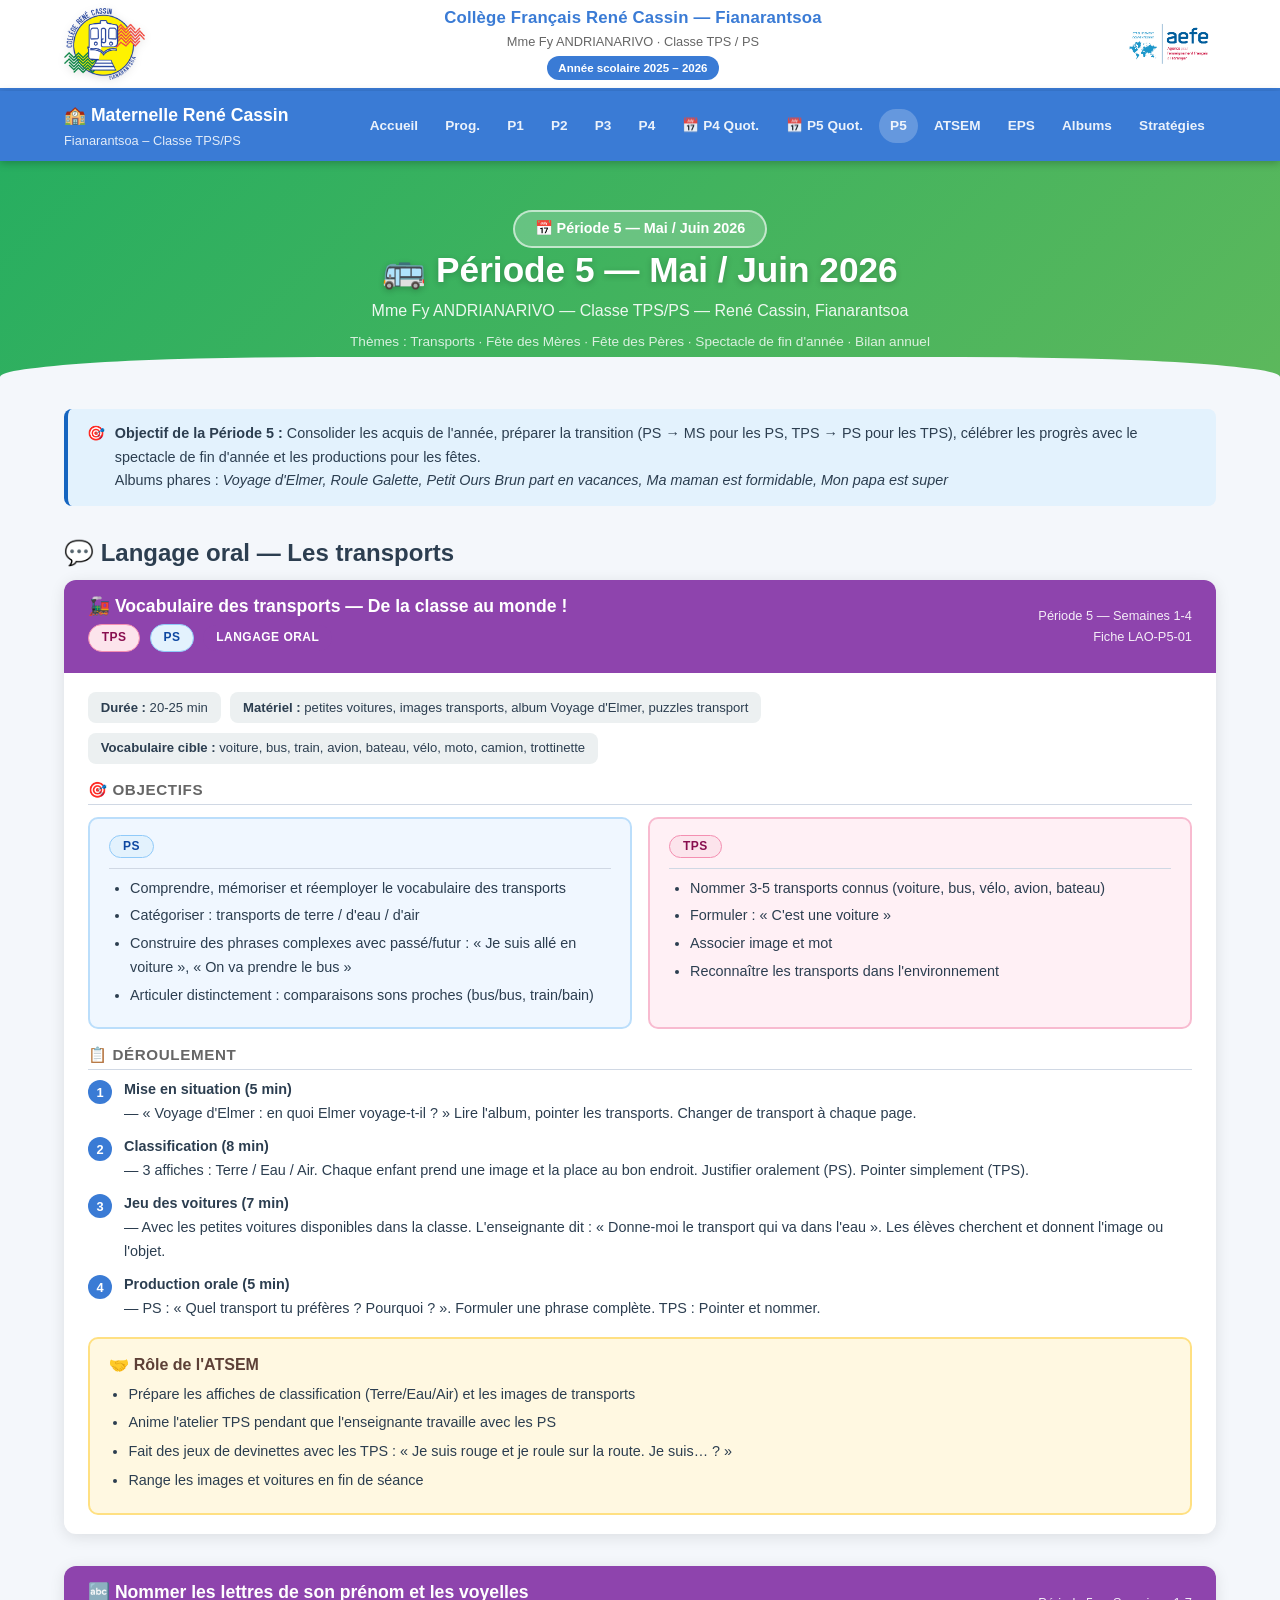
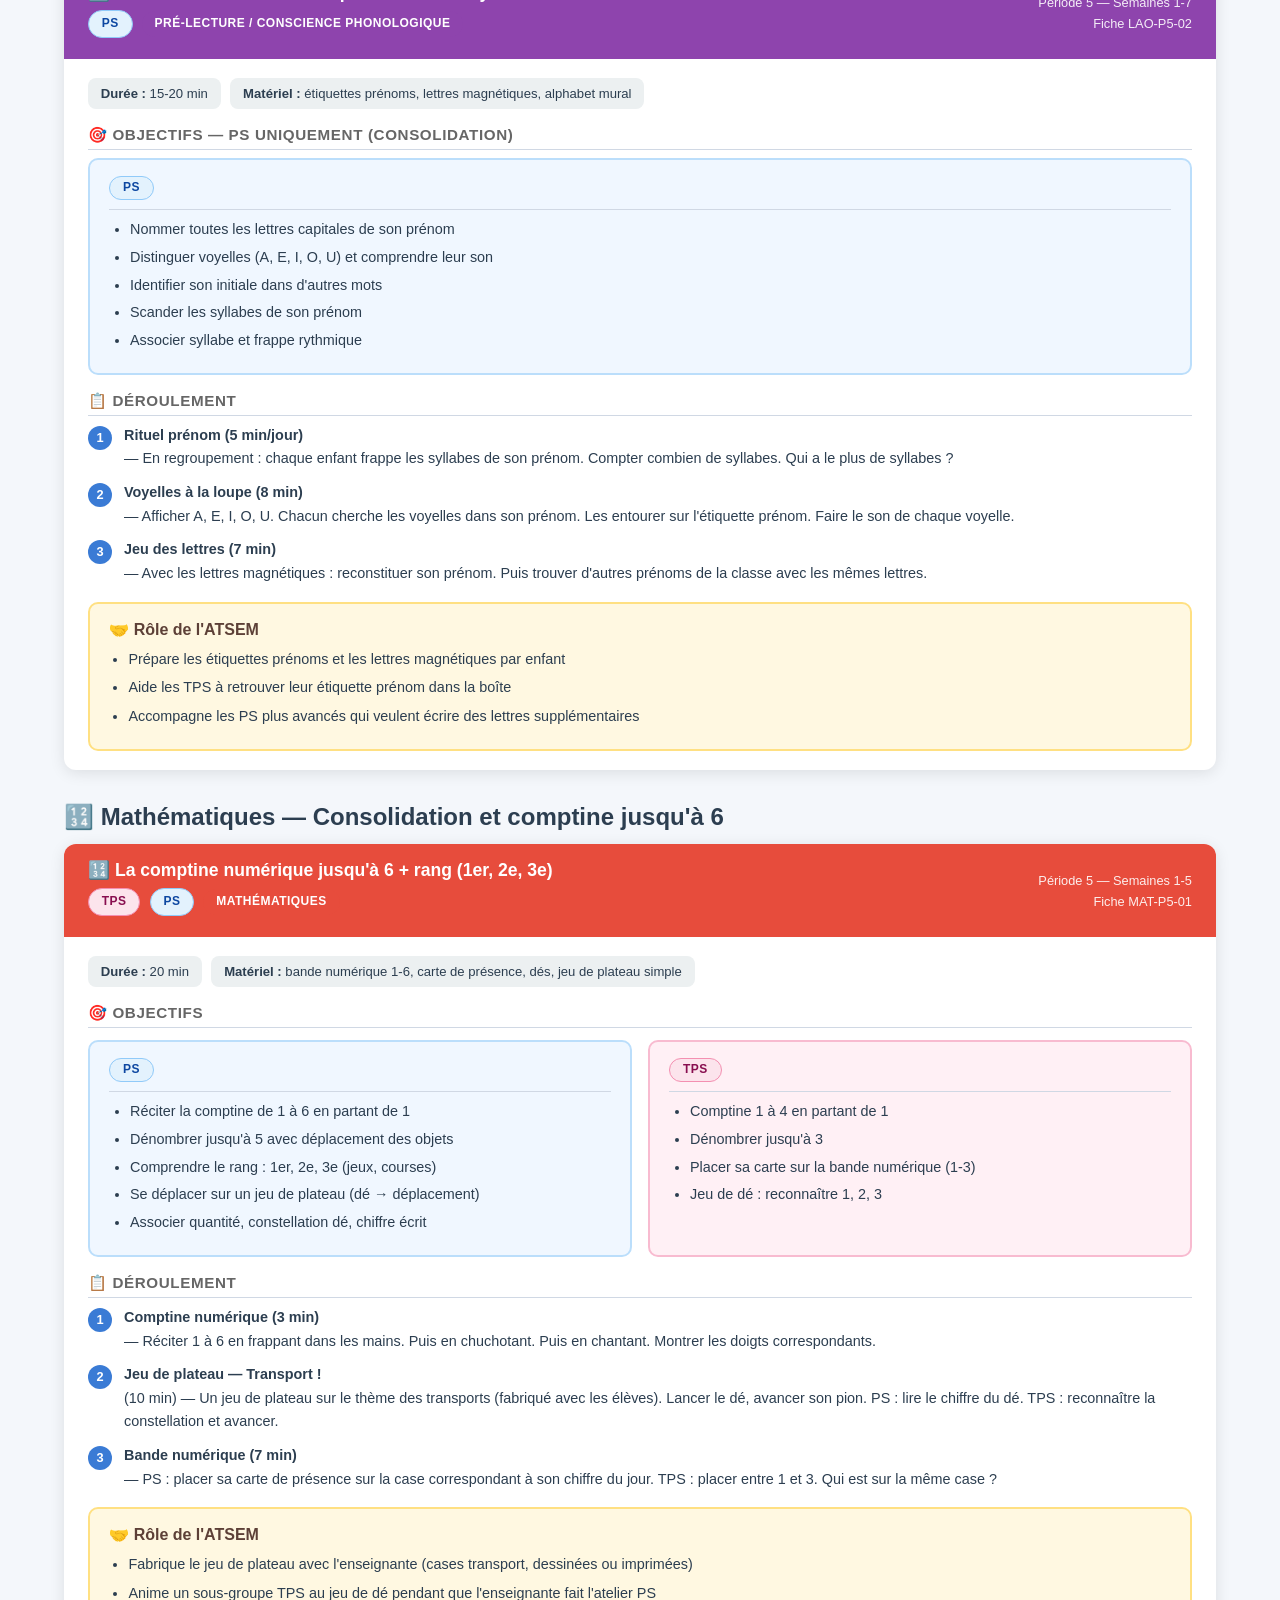
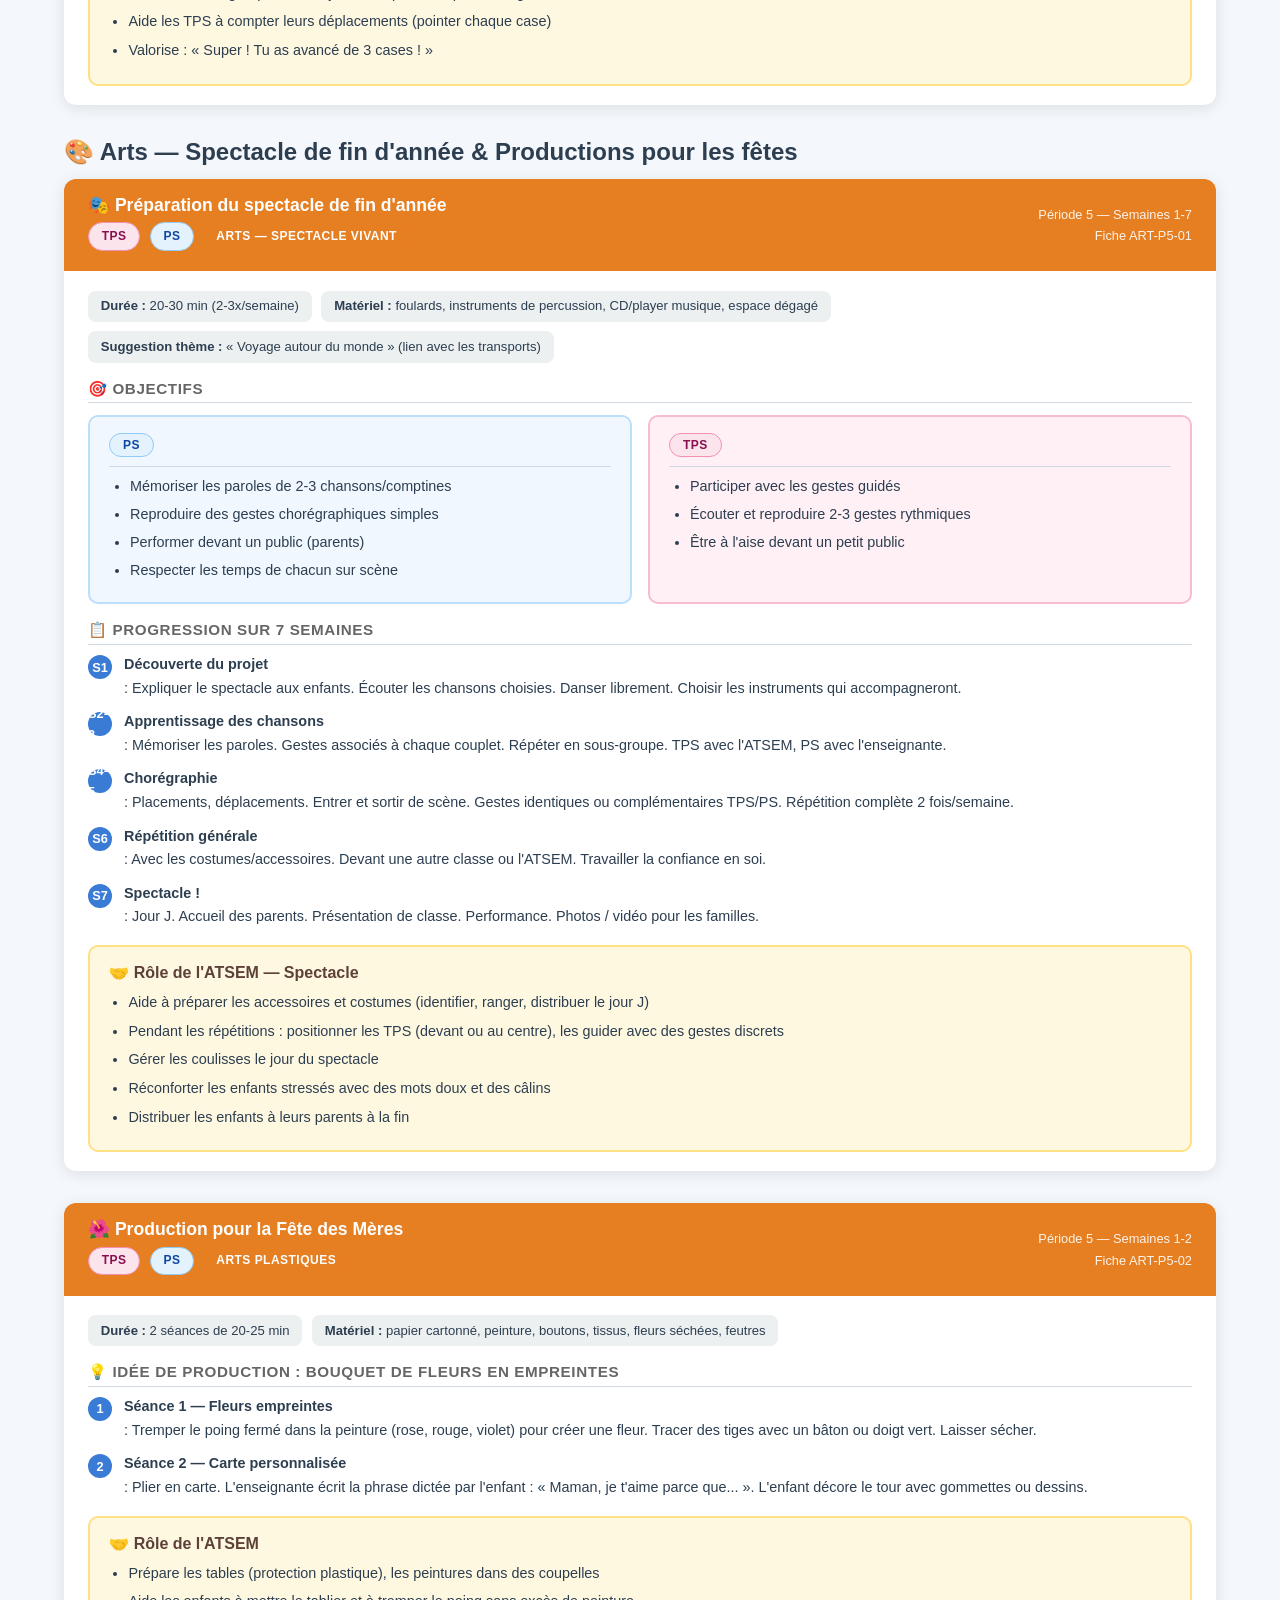
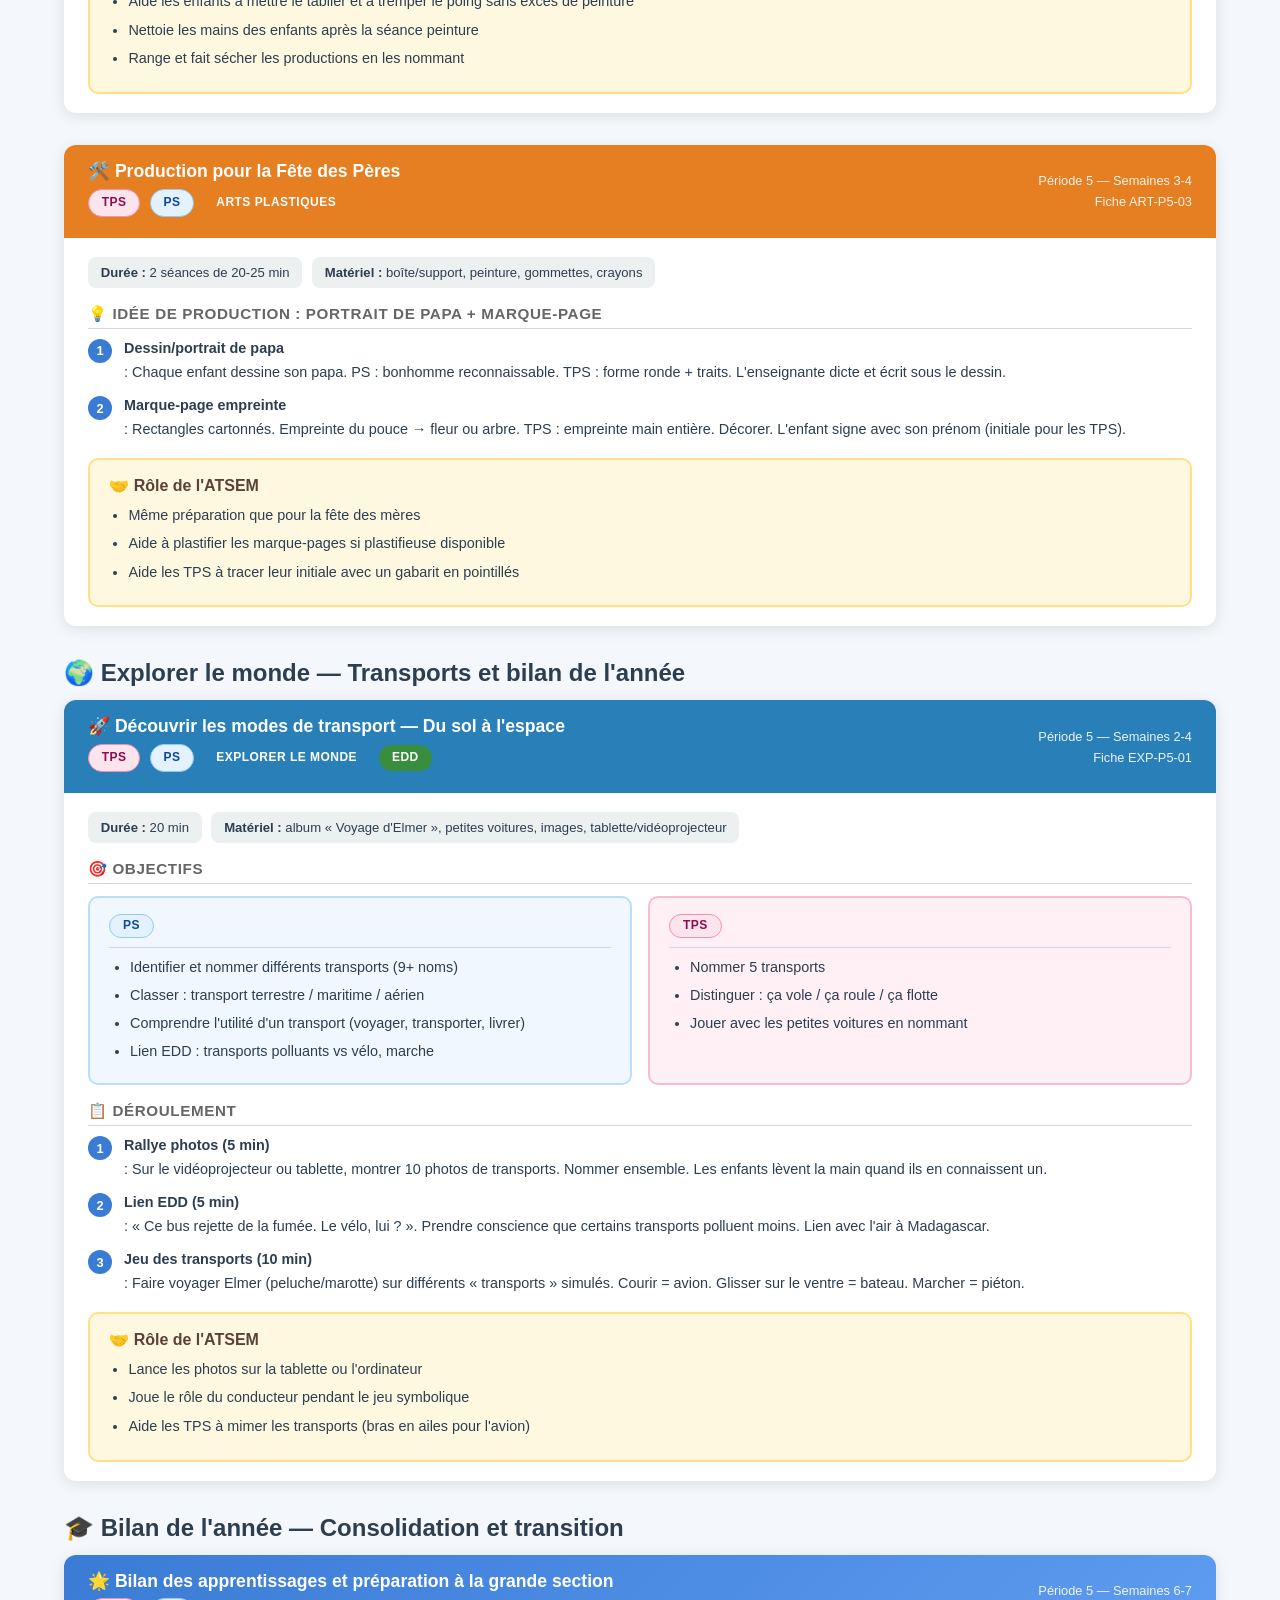
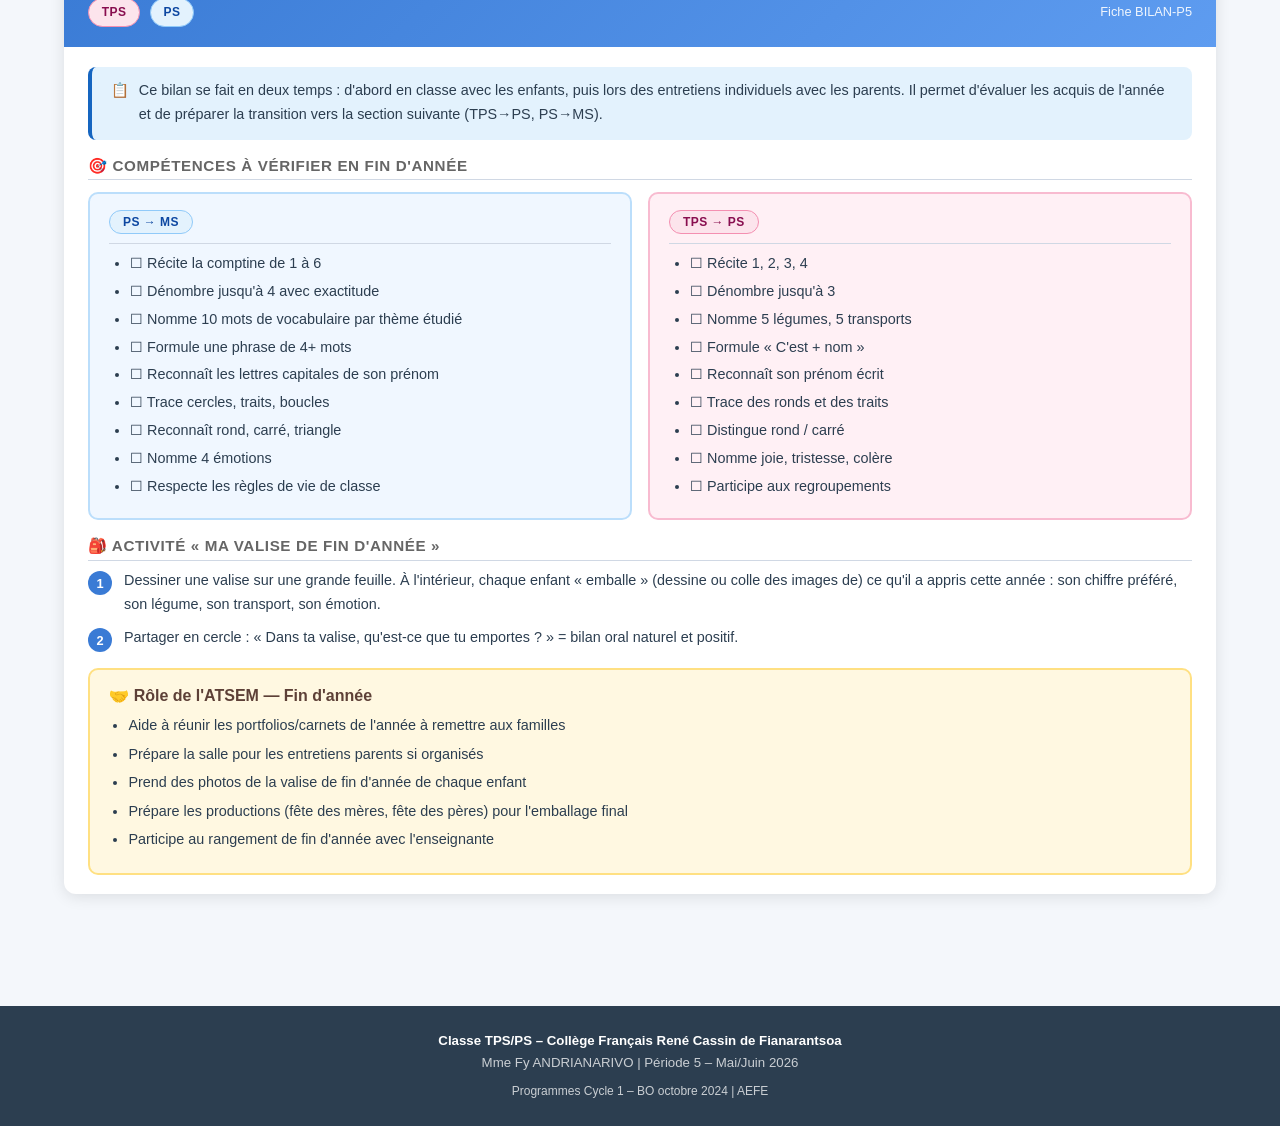
<file: periode5.html>
<!DOCTYPE html>
<html lang="fr">
<head>
  <meta charset="UTF-8">
  <meta name="viewport" content="width=device-width, initial-scale=1.0">
  <title>Période 5 – Mai/Juin 2026 | Fiches d'activités TPS/PS</title>
  <link rel="stylesheet" href="css/style.css">
  <link rel="stylesheet" href="css/print.css">
</head>
<body>
<!-- ===== BANNIÈRE LOGOS ===== -->
<div class="logo-banner">
  <div class="logo-banner-inner">
    <div class="logo-ecole">
      <a href="index.html"><img src="assets/logo-rene-cassin.png" alt="Collège René Cassin Fianarantsoa"></a>
    </div>
    <div class="logo-banner-center">
      <div class="titre-ecole">Collège Français René Cassin — Fianarantsoa</div>
      <div class="sous-titre">Mme Fy ANDRIANARIVO · Classe TPS / PS</div>
      <span class="annee-badge">Année scolaire 2025 – 2026</span>
    </div>
    <div class="logo-aefe">
      <img src="assets/logo-aefe.png" alt="AEFE — Établissement Conventionné">
    </div>
  </div>
</div>

<nav class="navbar">
  <div class="navbar-inner">
    <a href="index.html" class="navbar-brand">🏫 Maternelle René Cassin <span>Fianarantsoa – Classe TPS/PS</span></a>
        <div class="nav-links">
      <a href="index.html">Accueil</a>
      <a href="programmation.html">Prog.</a>
      <a href="periode1.html">P1</a>
      <a href="periode2.html">P2</a>
      <a href="periode3.html">P3</a>
      <a href="periode4.html">P4</a>
      <a href="fiches-quotidiennes-p4.html">📅 P4 Quot.</a>
      <a href="fiches-quotidiennes-p5.html">📅 P5 Quot.</a>
      <a href="periode5.html" class="active">P5</a>
      <a href="atsem.html">ATSEM</a>
      <a href="eps.html">EPS</a>
      <a href="albums.html">Albums</a>
      <a href="strategies.html">Stratégies</a>
    </div>
  </div>
</nav>

<header class="page-header" style="background:linear-gradient(135deg,#27AE60,#5CB85C);">
  <div class="period-badge">📅 Période 5 — Mai / Juin 2026</div>
  <h1>🚌 Période 5 — Mai / Juin 2026</h1>
  <p>Mme Fy ANDRIANARIVO — Classe TPS/PS — René Cassin, Fianarantsoa</p>
  <p style="font-size:0.85rem; opacity:.8;">Thèmes : Transports · Fête des Mères · Fête des Pères · Spectacle de fin d'année · Bilan annuel</p>
</header>

<main class="container">

  <div class="alert alert-info no-print">
    <span>🎯</span>
    <div><strong>Objectif de la Période 5 :</strong> Consolider les acquis de l'année, préparer la transition (PS → MS pour les PS, TPS → PS pour les TPS), célébrer les progrès avec le spectacle de fin d'année et les productions pour les fêtes.
    <br>Albums phares : <em>Voyage d'Elmer, Roule Galette, Petit Ours Brun part en vacances, Ma maman est formidable, Mon papa est super</em></div>
  </div>

  <!-- ===== LANGAGE P5 ===== -->
  <h2 style="margin-top:2rem;">💬 Langage oral — Les transports</h2>

  <div class="fiche">
    <div class="fiche-header langage">
      <div>
        <h3>🚂 Vocabulaire des transports — De la classe au monde !</h3>
        <div style="margin-top:0.3rem;">
          <span class="badge badge-tps">TPS</span>
          <span class="badge badge-ps">PS</span>
          <span class="badge badge-langage">Langage oral</span>
        </div>
      </div>
      <div class="meta">Période 5 — Semaines 1-4<br>Fiche LAO-P5-01</div>
    </div>
    <div class="fiche-body">
      <div class="fiche-infos">
        <div class="fiche-info-item"><strong>Durée :</strong> 20-25 min</div>
        <div class="fiche-info-item"><strong>Matériel :</strong> petites voitures, images transports, album Voyage d'Elmer, puzzles transport</div>
        <div class="fiche-info-item"><strong>Vocabulaire cible :</strong> voiture, bus, train, avion, bateau, vélo, moto, camion, trottinette</div>
      </div>
      <div class="fiche-section">
        <h4>🎯 Objectifs</h4>
        <div class="grid-niveaux">
          <div class="niveau-box ps"><h4><span class="badge badge-ps">PS</span></h4>
            <ul>
              <li>Comprendre, mémoriser et réemployer le vocabulaire des transports</li>
              <li>Catégoriser : transports de terre / d'eau / d'air</li>
              <li>Construire des phrases complexes avec passé/futur : « Je suis allé en voiture », « On va prendre le bus »</li>
              <li>Articuler distinctement : comparaisons sons proches (bus/bus, train/bain)</li>
            </ul>
          </div>
          <div class="niveau-box tps"><h4><span class="badge badge-tps">TPS</span></h4>
            <ul>
              <li>Nommer 3-5 transports connus (voiture, bus, vélo, avion, bateau)</li>
              <li>Formuler : « C'est une voiture »</li>
              <li>Associer image et mot</li>
              <li>Reconnaître les transports dans l'environnement</li>
            </ul>
          </div>
        </div>
      </div>
      <div class="fiche-section">
        <h4>📋 Déroulement</h4>
        <div class="deroulement-step">
          <div class="step-num">1</div>
          <div class="step-content"><strong>Mise en situation (5 min)</strong> — « Voyage d'Elmer : en quoi Elmer voyage-t-il ? » Lire l'album, pointer les transports. Changer de transport à chaque page.</div>
        </div>
        <div class="deroulement-step">
          <div class="step-num">2</div>
          <div class="step-content"><strong>Classification (8 min)</strong> — 3 affiches : Terre / Eau / Air. Chaque enfant prend une image et la place au bon endroit. Justifier oralement (PS). Pointer simplement (TPS).</div>
        </div>
        <div class="deroulement-step">
          <div class="step-num">3</div>
          <div class="step-content"><strong>Jeu des voitures (7 min)</strong> — Avec les petites voitures disponibles dans la classe. L'enseignante dit : « Donne-moi le transport qui va dans l'eau ». Les élèves cherchent et donnent l'image ou l'objet.</div>
        </div>
        <div class="deroulement-step">
          <div class="step-num">4</div>
          <div class="step-content"><strong>Production orale (5 min)</strong> — PS : « Quel transport tu préfères ? Pourquoi ? ». Formuler une phrase complète. TPS : Pointer et nommer.</div>
        </div>
      </div>
      <div class="atsem-box">
        <h4>🤝 Rôle de l'ATSEM</h4>
        <ul>
          <li>Prépare les affiches de classification (Terre/Eau/Air) et les images de transports</li>
          <li>Anime l'atelier TPS pendant que l'enseignante travaille avec les PS</li>
          <li>Fait des jeux de devinettes avec les TPS : « Je suis rouge et je roule sur la route. Je suis… ? »</li>
          <li>Range les images et voitures en fin de séance</li>
        </ul>
      </div>
    </div>
  </div>

  <!-- FICHE PRÉ-LECTURE P5 -->
  <div class="fiche">
    <div class="fiche-header langage">
      <div>
        <h3>🔤 Nommer les lettres de son prénom et les voyelles</h3>
        <div style="margin-top:0.3rem;">
          <span class="badge badge-ps">PS</span>
          <span class="badge badge-langage">Pré-lecture / Conscience phonologique</span>
        </div>
      </div>
      <div class="meta">Période 5 — Semaines 1-7<br>Fiche LAO-P5-02</div>
    </div>
    <div class="fiche-body">
      <div class="fiche-infos">
        <div class="fiche-info-item"><strong>Durée :</strong> 15-20 min</div>
        <div class="fiche-info-item"><strong>Matériel :</strong> étiquettes prénoms, lettres magnétiques, alphabet mural</div>
      </div>
      <div class="fiche-section">
        <h4>🎯 Objectifs — PS uniquement (consolidation)</h4>
        <div class="niveau-box ps" style="margin-top:0.5rem;"><h4><span class="badge badge-ps">PS</span></h4>
          <ul>
            <li>Nommer toutes les lettres capitales de son prénom</li>
            <li>Distinguer voyelles (A, E, I, O, U) et comprendre leur son</li>
            <li>Identifier son initiale dans d'autres mots</li>
            <li>Scander les syllabes de son prénom</li>
            <li>Associer syllabe et frappe rythmique</li>
          </ul>
        </div>
      </div>
      <div class="fiche-section">
        <h4>📋 Déroulement</h4>
        <div class="deroulement-step"><div class="step-num">1</div><div class="step-content"><strong>Rituel prénom (5 min/jour)</strong> — En regroupement : chaque enfant frappe les syllabes de son prénom. Compter combien de syllabes. Qui a le plus de syllabes ?</div></div>
        <div class="deroulement-step"><div class="step-num">2</div><div class="step-content"><strong>Voyelles à la loupe (8 min)</strong> — Afficher A, E, I, O, U. Chacun cherche les voyelles dans son prénom. Les entourer sur l'étiquette prénom. Faire le son de chaque voyelle.</div></div>
        <div class="deroulement-step"><div class="step-num">3</div><div class="step-content"><strong>Jeu des lettres (7 min)</strong> — Avec les lettres magnétiques : reconstituer son prénom. Puis trouver d'autres prénoms de la classe avec les mêmes lettres.</div></div>
      </div>
      <div class="atsem-box">
        <h4>🤝 Rôle de l'ATSEM</h4>
        <ul>
          <li>Prépare les étiquettes prénoms et les lettres magnétiques par enfant</li>
          <li>Aide les TPS à retrouver leur étiquette prénom dans la boîte</li>
          <li>Accompagne les PS plus avancés qui veulent écrire des lettres supplémentaires</li>
        </ul>
      </div>
    </div>
  </div>

  <!-- ===== MATHS P5 ===== -->
  <h2 style="margin-top:2rem;">🔢 Mathématiques — Consolidation et comptine jusqu'à 6</h2>

  <div class="fiche">
    <div class="fiche-header maths">
      <div>
        <h3>🔢 La comptine numérique jusqu'à 6 + rang (1er, 2e, 3e)</h3>
        <div style="margin-top:0.3rem;">
          <span class="badge badge-tps">TPS</span>
          <span class="badge badge-ps">PS</span>
          <span class="badge badge-maths">Mathématiques</span>
        </div>
      </div>
      <div class="meta">Période 5 — Semaines 1-5<br>Fiche MAT-P5-01</div>
    </div>
    <div class="fiche-body">
      <div class="fiche-infos">
        <div class="fiche-info-item"><strong>Durée :</strong> 20 min</div>
        <div class="fiche-info-item"><strong>Matériel :</strong> bande numérique 1-6, carte de présence, dés, jeu de plateau simple</div>
      </div>
      <div class="fiche-section">
        <h4>🎯 Objectifs</h4>
        <div class="grid-niveaux">
          <div class="niveau-box ps"><h4><span class="badge badge-ps">PS</span></h4>
            <ul>
              <li>Réciter la comptine de 1 à 6 en partant de 1</li>
              <li>Dénombrer jusqu'à 5 avec déplacement des objets</li>
              <li>Comprendre le rang : 1er, 2e, 3e (jeux, courses)</li>
              <li>Se déplacer sur un jeu de plateau (dé → déplacement)</li>
              <li>Associer quantité, constellation dé, chiffre écrit</li>
            </ul>
          </div>
          <div class="niveau-box tps"><h4><span class="badge badge-tps">TPS</span></h4>
            <ul>
              <li>Comptine 1 à 4 en partant de 1</li>
              <li>Dénombrer jusqu'à 3</li>
              <li>Placer sa carte sur la bande numérique (1-3)</li>
              <li>Jeu de dé : reconnaître 1, 2, 3</li>
            </ul>
          </div>
        </div>
      </div>
      <div class="fiche-section">
        <h4>📋 Déroulement</h4>
        <div class="deroulement-step"><div class="step-num">1</div><div class="step-content"><strong>Comptine numérique (3 min)</strong> — Réciter 1 à 6 en frappant dans les mains. Puis en chuchotant. Puis en chantant. Montrer les doigts correspondants.</div></div>
        <div class="deroulement-step"><div class="step-num">2</div><div class="step-content"><strong>Jeu de plateau — Transport !</strong> (10 min) — Un jeu de plateau sur le thème des transports (fabriqué avec les élèves). Lancer le dé, avancer son pion. PS : lire le chiffre du dé. TPS : reconnaître la constellation et avancer.</div></div>
        <div class="deroulement-step"><div class="step-num">3</div><div class="step-content"><strong>Bande numérique (7 min)</strong> — PS : placer sa carte de présence sur la case correspondant à son chiffre du jour. TPS : placer entre 1 et 3. Qui est sur la même case ?</div></div>
      </div>
      <div class="atsem-box">
        <h4>🤝 Rôle de l'ATSEM</h4>
        <ul>
          <li>Fabrique le jeu de plateau avec l'enseignante (cases transport, dessinées ou imprimées)</li>
          <li>Anime un sous-groupe TPS au jeu de dé pendant que l'enseignante fait l'atelier PS</li>
          <li>Aide les TPS à compter leurs déplacements (pointer chaque case)</li>
          <li>Valorise : « Super ! Tu as avancé de 3 cases ! »</li>
        </ul>
      </div>
    </div>
  </div>

  <!-- ===== ARTS P5 — SPECTACLE ===== -->
  <h2 style="margin-top:2rem;">🎨 Arts — Spectacle de fin d'année & Productions pour les fêtes</h2>

  <div class="fiche">
    <div class="fiche-header arts">
      <div>
        <h3>🎭 Préparation du spectacle de fin d'année</h3>
        <div style="margin-top:0.3rem;">
          <span class="badge badge-tps">TPS</span>
          <span class="badge badge-ps">PS</span>
          <span class="badge badge-arts">Arts — Spectacle vivant</span>
        </div>
      </div>
      <div class="meta">Période 5 — Semaines 1-7<br>Fiche ART-P5-01</div>
    </div>
    <div class="fiche-body">
      <div class="fiche-infos">
        <div class="fiche-info-item"><strong>Durée :</strong> 20-30 min (2-3x/semaine)</div>
        <div class="fiche-info-item"><strong>Matériel :</strong> foulards, instruments de percussion, CD/player musique, espace dégagé</div>
        <div class="fiche-info-item"><strong>Suggestion thème :</strong> « Voyage autour du monde » (lien avec les transports)</div>
      </div>
      <div class="fiche-section">
        <h4>🎯 Objectifs</h4>
        <div class="grid-niveaux">
          <div class="niveau-box ps"><h4><span class="badge badge-ps">PS</span></h4>
            <ul>
              <li>Mémoriser les paroles de 2-3 chansons/comptines</li>
              <li>Reproduire des gestes chorégraphiques simples</li>
              <li>Performer devant un public (parents)</li>
              <li>Respecter les temps de chacun sur scène</li>
            </ul>
          </div>
          <div class="niveau-box tps"><h4><span class="badge badge-tps">TPS</span></h4>
            <ul>
              <li>Participer avec les gestes guidés</li>
              <li>Écouter et reproduire 2-3 gestes rythmiques</li>
              <li>Être à l'aise devant un petit public</li>
            </ul>
          </div>
        </div>
      </div>
      <div class="fiche-section">
        <h4>📋 Progression sur 7 semaines</h4>
        <div class="deroulement-step"><div class="step-num">S1</div><div class="step-content"><strong>Découverte du projet</strong> : Expliquer le spectacle aux enfants. Écouter les chansons choisies. Danser librement. Choisir les instruments qui accompagneront.</div></div>
        <div class="deroulement-step"><div class="step-num">S2-3</div><div class="step-content"><strong>Apprentissage des chansons</strong> : Mémoriser les paroles. Gestes associés à chaque couplet. Répéter en sous-groupe. TPS avec l'ATSEM, PS avec l'enseignante.</div></div>
        <div class="deroulement-step"><div class="step-num">S4-5</div><div class="step-content"><strong>Chorégraphie</strong> : Placements, déplacements. Entrer et sortir de scène. Gestes identiques ou complémentaires TPS/PS. Répétition complète 2 fois/semaine.</div></div>
        <div class="deroulement-step"><div class="step-num">S6</div><div class="step-content"><strong>Répétition générale</strong> : Avec les costumes/accessoires. Devant une autre classe ou l'ATSEM. Travailler la confiance en soi.</div></div>
        <div class="deroulement-step"><div class="step-num">S7</div><div class="step-content"><strong>Spectacle !</strong> : Jour J. Accueil des parents. Présentation de classe. Performance. Photos / vidéo pour les familles.</div></div>
      </div>
      <div class="atsem-box">
        <h4>🤝 Rôle de l'ATSEM — Spectacle</h4>
        <ul>
          <li>Aide à préparer les accessoires et costumes (identifier, ranger, distribuer le jour J)</li>
          <li>Pendant les répétitions : positionner les TPS (devant ou au centre), les guider avec des gestes discrets</li>
          <li>Gérer les coulisses le jour du spectacle</li>
          <li>Réconforter les enfants stressés avec des mots doux et des câlins</li>
          <li>Distribuer les enfants à leurs parents à la fin</li>
        </ul>
      </div>
    </div>
  </div>

  <!-- Fête des Mères -->
  <div class="fiche">
    <div class="fiche-header arts">
      <div>
        <h3>🌺 Production pour la Fête des Mères</h3>
        <div style="margin-top:0.3rem;">
          <span class="badge badge-tps">TPS</span>
          <span class="badge badge-ps">PS</span>
          <span class="badge badge-arts">Arts plastiques</span>
        </div>
      </div>
      <div class="meta">Période 5 — Semaines 1-2<br>Fiche ART-P5-02</div>
    </div>
    <div class="fiche-body">
      <div class="fiche-infos">
        <div class="fiche-info-item"><strong>Durée :</strong> 2 séances de 20-25 min</div>
        <div class="fiche-info-item"><strong>Matériel :</strong> papier cartonné, peinture, boutons, tissus, fleurs séchées, feutres</div>
      </div>
      <div class="fiche-section">
        <h4>💡 Idée de production : Bouquet de fleurs en empreintes</h4>
        <div class="deroulement-step"><div class="step-num">1</div><div class="step-content"><strong>Séance 1 — Fleurs empreintes</strong> : Tremper le poing fermé dans la peinture (rose, rouge, violet) pour créer une fleur. Tracer des tiges avec un bâton ou doigt vert. Laisser sécher.</div></div>
        <div class="deroulement-step"><div class="step-num">2</div><div class="step-content"><strong>Séance 2 — Carte personnalisée</strong> : Plier en carte. L'enseignante écrit la phrase dictée par l'enfant : « Maman, je t'aime parce que... ». L'enfant décore le tour avec gommettes ou dessins.</div></div>
      </div>
      <div class="atsem-box">
        <h4>🤝 Rôle de l'ATSEM</h4>
        <ul>
          <li>Prépare les tables (protection plastique), les peintures dans des coupelles</li>
          <li>Aide les enfants à mettre le tablier et à tremper le poing sans excès de peinture</li>
          <li>Nettoie les mains des enfants après la séance peinture</li>
          <li>Range et fait sécher les productions en les nommant</li>
        </ul>
      </div>
    </div>
  </div>

  <!-- Fête des Pères -->
  <div class="fiche">
    <div class="fiche-header arts">
      <div>
        <h3>🛠️ Production pour la Fête des Pères</h3>
        <div style="margin-top:0.3rem;">
          <span class="badge badge-tps">TPS</span>
          <span class="badge badge-ps">PS</span>
          <span class="badge badge-arts">Arts plastiques</span>
        </div>
      </div>
      <div class="meta">Période 5 — Semaines 3-4<br>Fiche ART-P5-03</div>
    </div>
    <div class="fiche-body">
      <div class="fiche-infos">
        <div class="fiche-info-item"><strong>Durée :</strong> 2 séances de 20-25 min</div>
        <div class="fiche-info-item"><strong>Matériel :</strong> boîte/support, peinture, gommettes, crayons</div>
      </div>
      <div class="fiche-section">
        <h4>💡 Idée de production : Portrait de papa + marque-page</h4>
        <div class="deroulement-step"><div class="step-num">1</div><div class="step-content"><strong>Dessin/portrait de papa</strong> : Chaque enfant dessine son papa. PS : bonhomme reconnaissable. TPS : forme ronde + traits. L'enseignante dicte et écrit sous le dessin.</div></div>
        <div class="deroulement-step"><div class="step-num">2</div><div class="step-content"><strong>Marque-page empreinte</strong> : Rectangles cartonnés. Empreinte du pouce → fleur ou arbre. TPS : empreinte main entière. Décorer. L'enfant signe avec son prénom (initiale pour les TPS).</div></div>
      </div>
      <div class="atsem-box">
        <h4>🤝 Rôle de l'ATSEM</h4>
        <ul>
          <li>Même préparation que pour la fête des mères</li>
          <li>Aide à plastifier les marque-pages si plastifieuse disponible</li>
          <li>Aide les TPS à tracer leur initiale avec un gabarit en pointillés</li>
        </ul>
      </div>
    </div>
  </div>

  <!-- ===== EXPLORER P5 ===== -->
  <h2 style="margin-top:2rem;">🌍 Explorer le monde — Transports et bilan de l'année</h2>

  <div class="fiche">
    <div class="fiche-header explorer">
      <div>
        <h3>🚀 Découvrir les modes de transport — Du sol à l'espace</h3>
        <div style="margin-top:0.3rem;">
          <span class="badge badge-tps">TPS</span>
          <span class="badge badge-ps">PS</span>
          <span class="badge badge-explorer">Explorer le monde</span>
          <span class="badge badge-edd">EDD</span>
        </div>
      </div>
      <div class="meta">Période 5 — Semaines 2-4<br>Fiche EXP-P5-01</div>
    </div>
    <div class="fiche-body">
      <div class="fiche-infos">
        <div class="fiche-info-item"><strong>Durée :</strong> 20 min</div>
        <div class="fiche-info-item"><strong>Matériel :</strong> album « Voyage d'Elmer », petites voitures, images, tablette/vidéoprojecteur</div>
      </div>
      <div class="fiche-section">
        <h4>🎯 Objectifs</h4>
        <div class="grid-niveaux">
          <div class="niveau-box ps"><h4><span class="badge badge-ps">PS</span></h4>
            <ul>
              <li>Identifier et nommer différents transports (9+ noms)</li>
              <li>Classer : transport terrestre / maritime / aérien</li>
              <li>Comprendre l'utilité d'un transport (voyager, transporter, livrer)</li>
              <li>Lien EDD : transports polluants vs vélo, marche</li>
            </ul>
          </div>
          <div class="niveau-box tps"><h4><span class="badge badge-tps">TPS</span></h4>
            <ul>
              <li>Nommer 5 transports</li>
              <li>Distinguer : ça vole / ça roule / ça flotte</li>
              <li>Jouer avec les petites voitures en nommant</li>
            </ul>
          </div>
        </div>
      </div>
      <div class="fiche-section">
        <h4>📋 Déroulement</h4>
        <div class="deroulement-step"><div class="step-num">1</div><div class="step-content"><strong>Rallye photos (5 min)</strong> : Sur le vidéoprojecteur ou tablette, montrer 10 photos de transports. Nommer ensemble. Les enfants lèvent la main quand ils en connaissent un.</div></div>
        <div class="deroulement-step"><div class="step-num">2</div><div class="step-content"><strong>Lien EDD (5 min)</strong> : « Ce bus rejette de la fumée. Le vélo, lui ? ». Prendre conscience que certains transports polluent moins. Lien avec l'air à Madagascar.</div></div>
        <div class="deroulement-step"><div class="step-num">3</div><div class="step-content"><strong>Jeu des transports (10 min)</strong> : Faire voyager Elmer (peluche/marotte) sur différents « transports » simulés. Courir = avion. Glisser sur le ventre = bateau. Marcher = piéton.</div></div>
      </div>
      <div class="atsem-box">
        <h4>🤝 Rôle de l'ATSEM</h4>
        <ul>
          <li>Lance les photos sur la tablette ou l'ordinateur</li>
          <li>Joue le rôle du conducteur pendant le jeu symbolique</li>
          <li>Aide les TPS à mimer les transports (bras en ailes pour l'avion)</li>
        </ul>
      </div>
    </div>
  </div>

  <!-- ===== BILAN ANNUEL ===== -->
  <h2 style="margin-top:2rem;">🎓 Bilan de l'année — Consolidation et transition</h2>

  <div class="fiche">
    <div class="fiche-header" style="background:linear-gradient(135deg,#3A7BD5,#5E9CF0);">
      <div>
        <h3>🌟 Bilan des apprentissages et préparation à la grande section</h3>
        <div style="margin-top:0.3rem;">
          <span class="badge badge-tps">TPS</span>
          <span class="badge badge-ps">PS</span>
        </div>
      </div>
      <div class="meta">Période 5 — Semaines 6-7<br>Fiche BILAN-P5</div>
    </div>
    <div class="fiche-body">
      <div class="alert alert-info">
        <span>📋</span>
        <div>Ce bilan se fait en deux temps : d'abord en classe avec les enfants, puis lors des entretiens individuels avec les parents. Il permet d'évaluer les acquis de l'année et de préparer la transition vers la section suivante (TPS→PS, PS→MS).</div>
      </div>
      <div class="fiche-section">
        <h4>🎯 Compétences à vérifier en fin d'année</h4>
        <div class="grid-niveaux">
          <div class="niveau-box ps">
            <h4><span class="badge badge-ps">PS → MS</span></h4>
            <ul>
              <li>☐ Récite la comptine de 1 à 6</li>
              <li>☐ Dénombre jusqu'à 4 avec exactitude</li>
              <li>☐ Nomme 10 mots de vocabulaire par thème étudié</li>
              <li>☐ Formule une phrase de 4+ mots</li>
              <li>☐ Reconnaît les lettres capitales de son prénom</li>
              <li>☐ Trace cercles, traits, boucles</li>
              <li>☐ Reconnaît rond, carré, triangle</li>
              <li>☐ Nomme 4 émotions</li>
              <li>☐ Respecte les règles de vie de classe</li>
            </ul>
          </div>
          <div class="niveau-box tps">
            <h4><span class="badge badge-tps">TPS → PS</span></h4>
            <ul>
              <li>☐ Récite 1, 2, 3, 4</li>
              <li>☐ Dénombre jusqu'à 3</li>
              <li>☐ Nomme 5 légumes, 5 transports</li>
              <li>☐ Formule « C'est + nom »</li>
              <li>☐ Reconnaît son prénom écrit</li>
              <li>☐ Trace des ronds et des traits</li>
              <li>☐ Distingue rond / carré</li>
              <li>☐ Nomme joie, tristesse, colère</li>
              <li>☐ Participe aux regroupements</li>
            </ul>
          </div>
        </div>
      </div>
      <div class="fiche-section">
        <h4>🎒 Activité « Ma valise de fin d'année »</h4>
        <div class="deroulement-step"><div class="step-num">1</div><div class="step-content">Dessiner une valise sur une grande feuille. À l'intérieur, chaque enfant « emballe » (dessine ou colle des images de) ce qu'il a appris cette année : son chiffre préféré, son légume, son transport, son émotion.</div></div>
        <div class="deroulement-step"><div class="step-num">2</div><div class="step-content">Partager en cercle : « Dans ta valise, qu'est-ce que tu emportes ? » = bilan oral naturel et positif.</div></div>
      </div>
      <div class="atsem-box">
        <h4>🤝 Rôle de l'ATSEM — Fin d'année</h4>
        <ul>
          <li>Aide à réunir les portfolios/carnets de l'année à remettre aux familles</li>
          <li>Prépare la salle pour les entretiens parents si organisés</li>
          <li>Prend des photos de la valise de fin d'année de chaque enfant</li>
          <li>Prépare les productions (fête des mères, fête des pères) pour l'emballage final</li>
          <li>Participe au rangement de fin d'année avec l'enseignante</li>
        </ul>
      </div>
    </div>
  </div>

</main>

<footer>
  <p><strong>Classe TPS/PS – Collège Français René Cassin de Fianarantsoa</strong></p>
  <p>Mme Fy ANDRIANARIVO | Période 5 – Mai/Juin 2026</p>
  <p style="margin-top:0.5rem; font-size:0.75rem;">Programmes Cycle 1 – BO octobre 2024 | AEFE</p>
</footer>

</body>
</html>
</file>
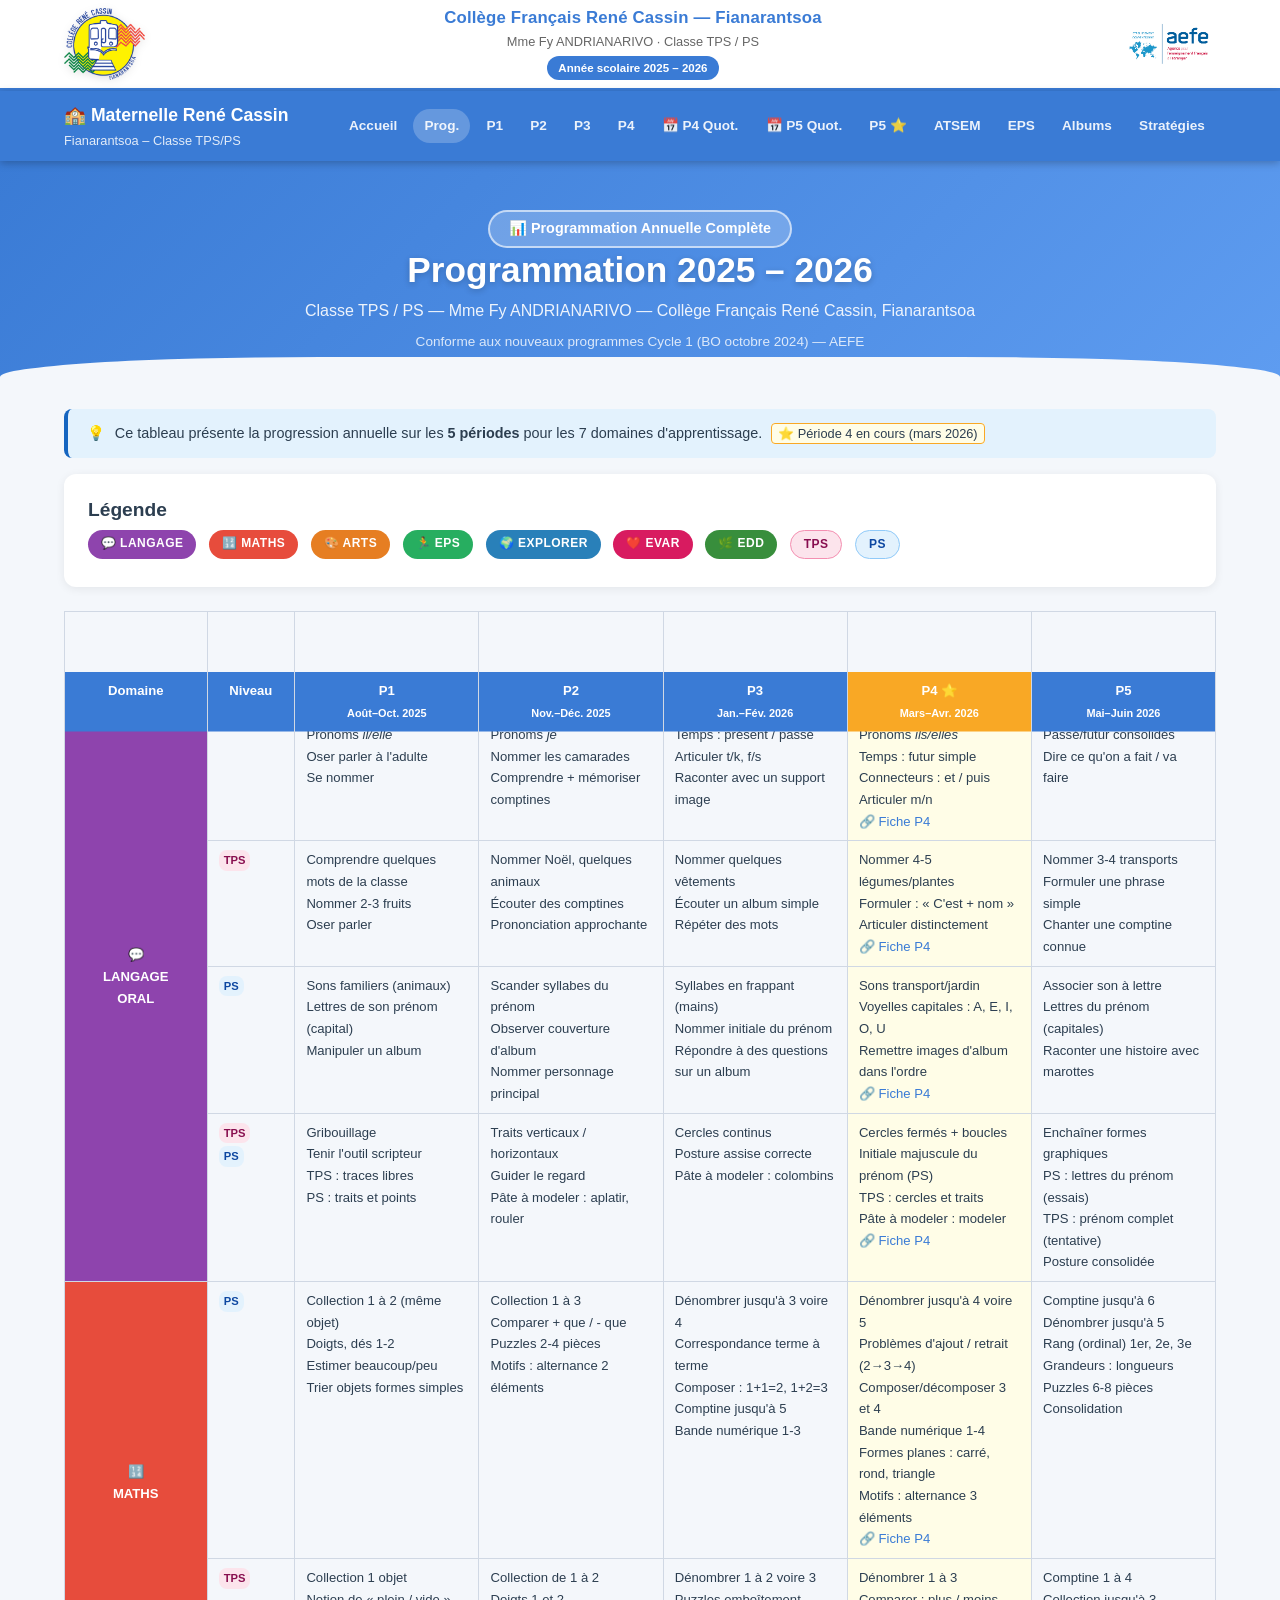
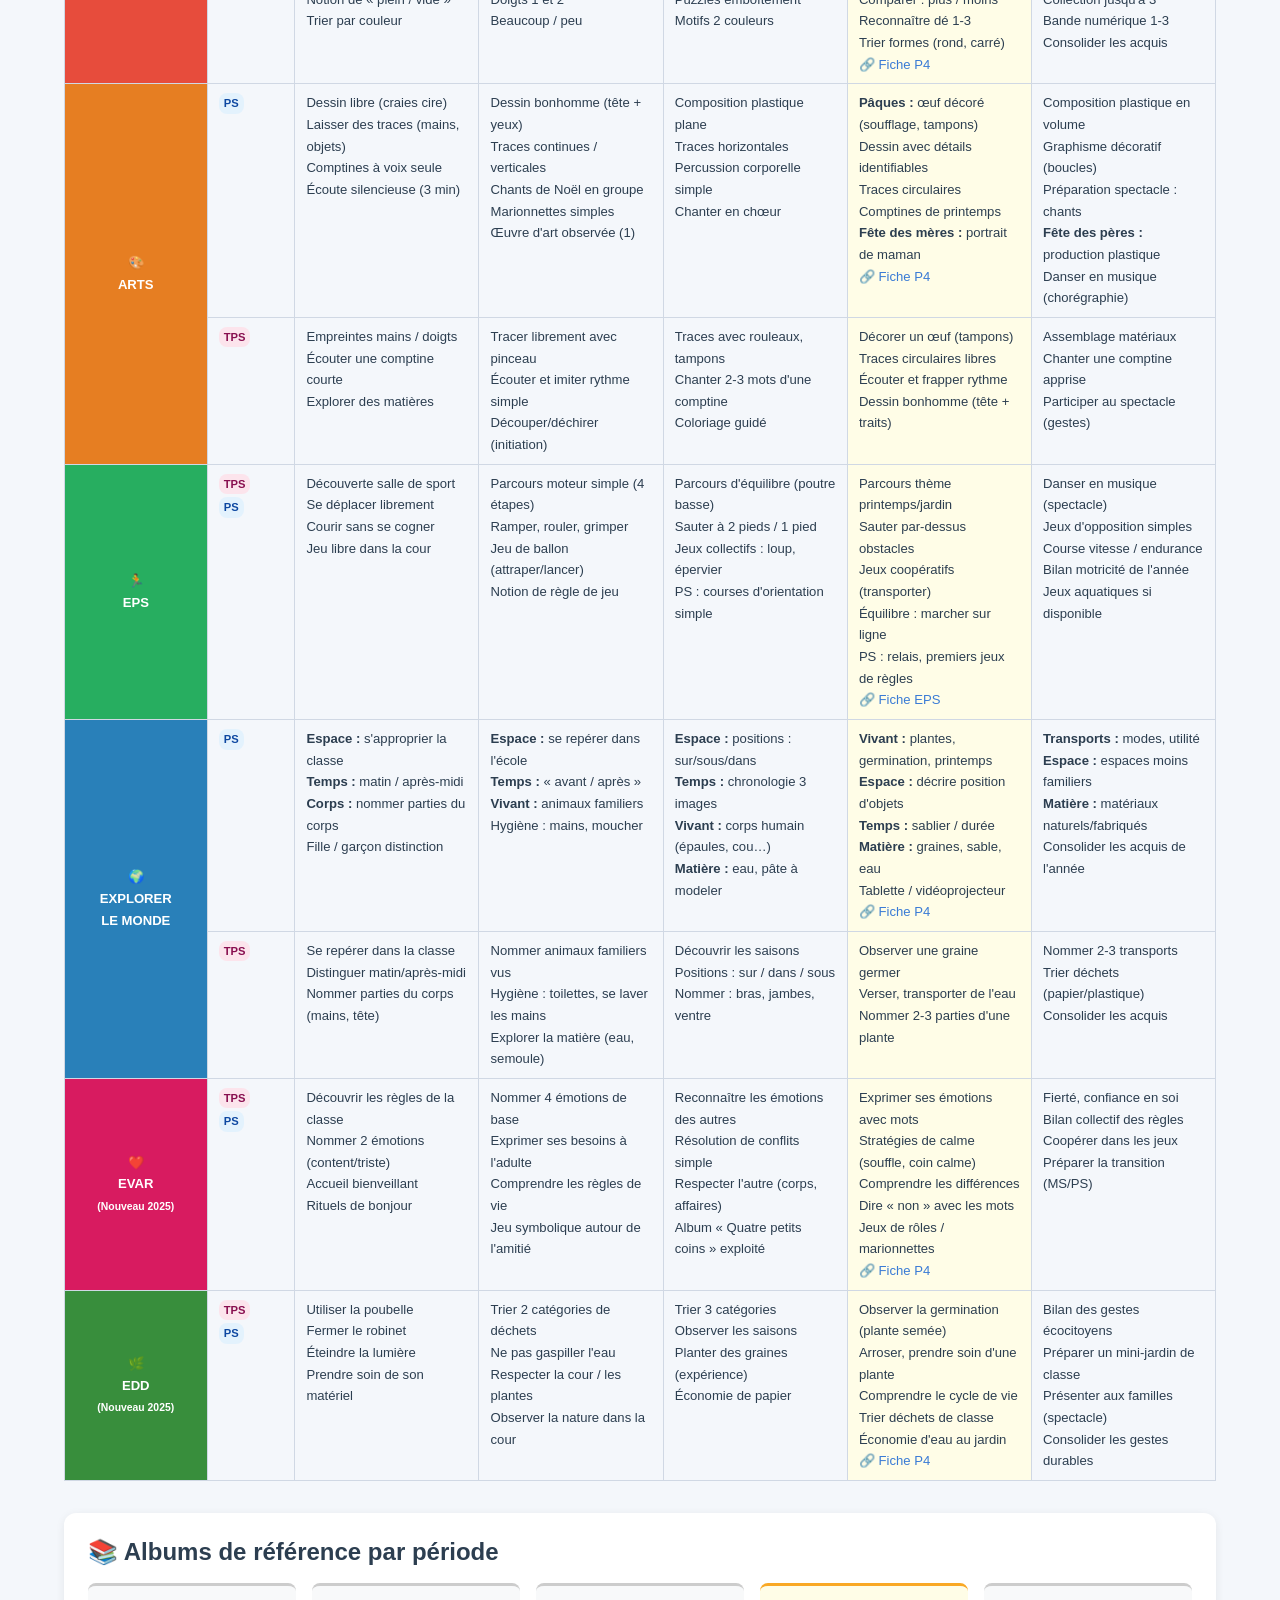
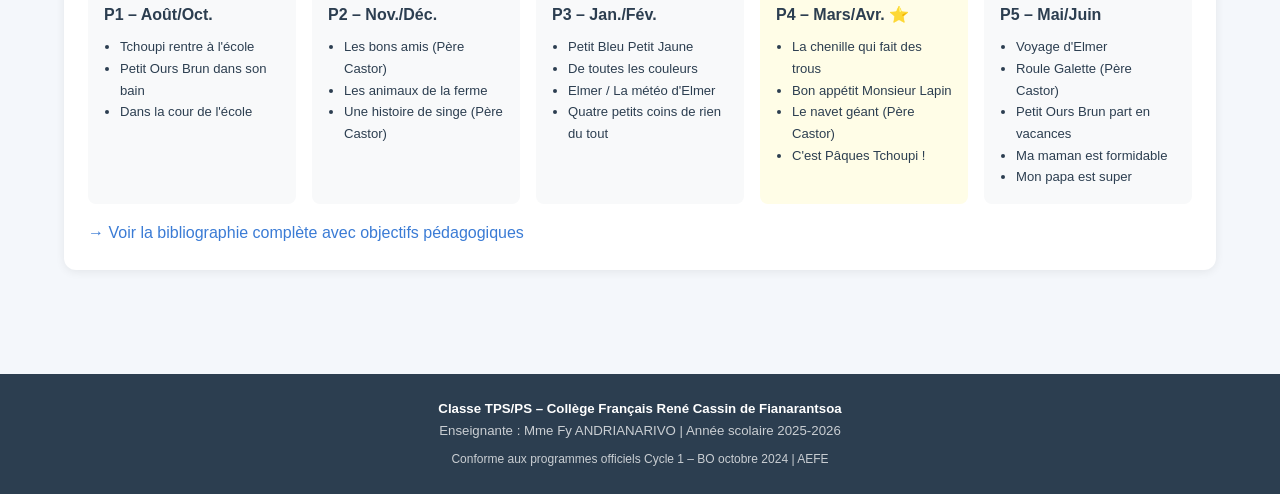
<file: programmation.html>
<!DOCTYPE html>
<html lang="fr">
<head>
  <meta charset="UTF-8">
  <meta name="viewport" content="width=device-width, initial-scale=1.0">
  <title>Programmation Annuelle TPS/PS – 2025/2026 | René Cassin</title>
  <link rel="stylesheet" href="css/style.css">
  <link rel="stylesheet" href="css/print.css">
</head>
<body>
<!-- ===== BANNIÈRE LOGOS ===== -->
<div class="logo-banner">
  <div class="logo-banner-inner">
    <div class="logo-ecole">
      <a href="index.html"><img src="assets/logo-rene-cassin.png" alt="Collège René Cassin Fianarantsoa"></a>
    </div>
    <div class="logo-banner-center">
      <div class="titre-ecole">Collège Français René Cassin — Fianarantsoa</div>
      <div class="sous-titre">Mme Fy ANDRIANARIVO · Classe TPS / PS</div>
      <span class="annee-badge">Année scolaire 2025 – 2026</span>
    </div>
    <div class="logo-aefe">
      <img src="assets/logo-aefe.png" alt="AEFE — Établissement Conventionné">
    </div>
  </div>
</div>

<nav class="navbar">
  <div class="navbar-inner">
    <a href="index.html" class="navbar-brand">🏫 Maternelle René Cassin <span>Fianarantsoa – Classe TPS/PS</span></a>
        <div class="nav-links">
      <a href="index.html">Accueil</a>
      <a href="programmation.html" class="active">Prog.</a>
      <a href="periode1.html">P1</a>
      <a href="periode2.html">P2</a>
      <a href="periode3.html">P3</a>
      <a href="periode4.html">P4</a>
      <a href="fiches-quotidiennes-p4.html">📅 P4 Quot.</a>
      <a href="fiches-quotidiennes-p5.html">📅 P5 Quot.</a>
      <a href="periode5.html">P5 ⭐</a>
      <a href="atsem.html">ATSEM</a>
      <a href="eps.html">EPS</a>
      <a href="albums.html">Albums</a>
      <a href="strategies.html">Stratégies</a>
    </div>
  </div>
</nav>

<header class="page-header">
  <div class="period-badge">📊 Programmation Annuelle Complète</div>
  <h1>Programmation 2025 – 2026</h1>
  <p>Classe TPS / PS — Mme Fy ANDRIANARIVO — Collège Français René Cassin, Fianarantsoa</p>
  <p style="font-size:0.85rem; opacity:.8;">Conforme aux nouveaux programmes Cycle 1 (BO octobre 2024) — AEFE</p>
</header>

<main class="container">

  <div class="alert alert-info no-print">
    <span>💡</span>
    <div>Ce tableau présente la progression annuelle sur les <strong>5 périodes</strong> pour les 7 domaines d'apprentissage.
    <span style="background:#FFFDE7;border:1px solid #F9A825;padding:2px 6px;border-radius:4px;font-size:0.8rem;margin-left:0.3rem;">⭐ Période 4 en cours (mars 2026)</span></div>
  </div>

  <!-- ===== LÉGENDE ===== -->
  <div class="card no-break" style="margin-bottom:1.5rem;">
    <h3>Légende</h3>
    <div style="display:flex; flex-wrap:wrap; gap:0.5rem; margin-top:0.5rem;">
      <span class="badge badge-langage">💬 Langage</span>
      <span class="badge badge-maths">🔢 Maths</span>
      <span class="badge badge-arts">🎨 Arts</span>
      <span class="badge badge-eps">🏃 EPS</span>
      <span class="badge badge-explorer">🌍 Explorer</span>
      <span class="badge badge-evar">❤️ EVAR</span>
      <span class="badge badge-edd">🌿 EDD</span>
      <span class="badge badge-tps">TPS</span>
      <span class="badge badge-ps">PS</span>
    </div>
  </div>

  <!-- ===== TABLEAU PROGRAMMATION ===== -->
  <div class="prog-table-wrapper">
    <table class="prog-table">
      <thead>
        <tr>
          <th rowspan="2" style="width:120px;">Domaine</th>
          <th rowspan="2" style="width:80px;">Niveau</th>
          <th style="width:16%;">P1<br><small>Août–Oct. 2025</small></th>
          <th style="width:16%;">P2<br><small>Nov.–Déc. 2025</small></th>
          <th style="width:16%;">P3<br><small>Jan.–Fév. 2026</small></th>
          <th class="periode-header current" style="width:16%;">P4 ⭐<br><small>Mars–Avr. 2026</small></th>
          <th style="width:16%;">P5<br><small>Mai–Juin 2026</small></th>
        </tr>
      </thead>
      <tbody>

        <!-- ==================== LANGAGE ORAL ==================== -->
        <tr>
          <td class="col-domaine langage" rowspan="4">💬<br>LANGAGE<br>ORAL</td>
          <td><span class="niveau-mini ps">PS</span></td>
          <td>
            <strong>Vocabulaire :</strong> l'école/la classe, les fruits<br>
            Pronoms <em>il/elle</em><br>
            Oser parler à l'adulte<br>
            Se nommer
          </td>
          <td>
            <strong>Vocabulaire :</strong> Noël, animaux familiers<br>
            Pronoms <em>je</em><br>
            Nommer les camarades<br>
            Comprendre + mémoriser comptines
          </td>
          <td>
            <strong>Vocabulaire :</strong> vêtements, cuisine<br>
            Temps : présent / passé<br>
            Articuler t/k, f/s<br>
            Raconter avec un support image
          </td>
          <td class="periode-current">
            <strong>Vocabulaire :</strong> jardin, légumes<br>
            Pronoms <em>ils/elles</em><br>
            Temps : futur simple<br>
            Connecteurs : et / puis<br>
            Articuler m/n<br>
            <a href="periode4.html#langage">🔗 Fiche P4</a>
          </td>
          <td>
            <strong>Vocabulaire :</strong> transports<br>
            Phrases complexes<br>
            Passé/futur consolidés<br>
            Dire ce qu'on a fait / va faire
          </td>
        </tr>
        <tr>
          <td><span class="niveau-mini tps">TPS</span></td>
          <td>
            Comprendre quelques mots de la classe<br>
            Nommer 2-3 fruits<br>
            Oser parler
          </td>
          <td>
            Nommer Noël, quelques animaux<br>
            Écouter des comptines<br>
            Prononciation approchante
          </td>
          <td>
            Nommer quelques vêtements<br>
            Écouter un album simple<br>
            Répéter des mots
          </td>
          <td class="periode-current">
            Nommer 4-5 légumes/plantes<br>
            Formuler : « C'est + nom »<br>
            Articuler distinctement<br>
            <a href="periode4.html#langage">🔗 Fiche P4</a>
          </td>
          <td>
            Nommer 3-4 transports<br>
            Formuler une phrase simple<br>
            Chanter une comptine connue
          </td>
        </tr>

        <!-- PRÉPARER À LIRE -->
        <tr>
          <td><span class="niveau-mini ps">PS</span></td>
          <td>
            Sons familiers (animaux)<br>
            Lettres de son prénom (capital)<br>
            Manipuler un album
          </td>
          <td>
            Scander syllabes du prénom<br>
            Observer couverture d'album<br>
            Nommer personnage principal
          </td>
          <td>
            Syllabes en frappant (mains)<br>
            Nommer initiale du prénom<br>
            Répondre à des questions sur un album
          </td>
          <td class="periode-current">
            Sons transport/jardin<br>
            Voyelles capitales : A, E, I, O, U<br>
            Remettre images d'album dans l'ordre<br>
            <a href="periode4.html#lecture">🔗 Fiche P4</a>
          </td>
          <td>
            Associer son à lettre<br>
            Lettres du prénom (capitales)<br>
            Raconter une histoire avec marottes
          </td>
        </tr>

        <!-- PRÉPARER À ÉCRIRE -->
        <tr>
          <td><span class="niveau-mini tps">TPS</span><br><span class="niveau-mini ps">PS</span></td>
          <td>
            Gribouillage<br>
            Tenir l'outil scripteur<br>
            TPS : traces libres<br>
            PS : traits et points
          </td>
          <td>
            Traits verticaux / horizontaux<br>
            Guider le regard<br>
            Pâte à modeler : aplatir, rouler
          </td>
          <td>
            Cercles continus<br>
            Posture assise correcte<br>
            Pâte à modeler : colombins
          </td>
          <td class="periode-current">
            Cercles fermés + boucles<br>
            Initiale majuscule du prénom (PS)<br>
            TPS : cercles et traits<br>
            Pâte à modeler : modeler<br>
            <a href="periode4.html#ecriture">🔗 Fiche P4</a>
          </td>
          <td>
            Enchaîner formes graphiques<br>
            PS : lettres du prénom (essais)<br>
            TPS : prénom complet (tentative)<br>
            Posture consolidée
          </td>
        </tr>

        <!-- ==================== MATHS ==================== -->
        <tr>
          <td class="col-domaine maths" rowspan="2">🔢<br>MATHS</td>
          <td><span class="niveau-mini ps">PS</span></td>
          <td>
            Collection 1 à 2 (même objet)<br>
            Doigts, dés 1-2<br>
            Estimer beaucoup/peu<br>
            Trier objets formes simples
          </td>
          <td>
            Collection 1 à 3<br>
            Comparer + que / - que<br>
            Puzzles 2-4 pièces<br>
            Motifs : alternance 2 éléments
          </td>
          <td>
            Dénombrer jusqu'à 3 voire 4<br>
            Correspondance terme à terme<br>
            Composer : 1+1=2, 1+2=3<br>
            Comptine jusqu'à 5<br>
            Bande numérique 1-3
          </td>
          <td class="periode-current">
            Dénombrer jusqu'à 4 voire 5<br>
            Problèmes d'ajout / retrait (2→3→4)<br>
            Composer/décomposer 3 et 4<br>
            Bande numérique 1-4<br>
            Formes planes : carré, rond, triangle<br>
            Motifs : alternance 3 éléments<br>
            <a href="periode4.html#maths">🔗 Fiche P4</a>
          </td>
          <td>
            Comptine jusqu'à 6<br>
            Dénombrer jusqu'à 5<br>
            Rang (ordinal) 1er, 2e, 3e<br>
            Grandeurs : longueurs<br>
            Puzzles 6-8 pièces<br>
            Consolidation
          </td>
        </tr>
        <tr>
          <td><span class="niveau-mini tps">TPS</span></td>
          <td>
            Collection 1 objet<br>
            Notion de « plein / vide »<br>
            Trier par couleur
          </td>
          <td>
            Collection de 1 à 2<br>
            Doigts 1 et 2<br>
            Beaucoup / peu
          </td>
          <td>
            Dénombrer 1 à 2 voire 3<br>
            Puzzles emboîtement<br>
            Motifs 2 couleurs
          </td>
          <td class="periode-current">
            Dénombrer 1 à 3<br>
            Comparer : plus / moins<br>
            Reconnaître dé 1-3<br>
            Trier formes (rond, carré)<br>
            <a href="periode4.html#maths">🔗 Fiche P4</a>
          </td>
          <td>
            Comptine 1 à 4<br>
            Collection jusqu'à 3<br>
            Bande numérique 1-3<br>
            Consolider les acquis
          </td>
        </tr>

        <!-- ==================== ARTS ==================== -->
        <tr>
          <td class="col-domaine arts" rowspan="2">🎨<br>ARTS</td>
          <td><span class="niveau-mini ps">PS</span></td>
          <td>
            Dessin libre (craies cire)<br>
            Laisser des traces (mains, objets)<br>
            Comptines à voix seule<br>
            Écoute silencieuse (3 min)
          </td>
          <td>
            Dessin bonhomme (tête + yeux)<br>
            Traces continues / verticales<br>
            Chants de Noël en groupe<br>
            Marionnettes simples<br>
            Œuvre d'art observée (1)
          </td>
          <td>
            Composition plastique plane<br>
            Traces horizontales<br>
            Percussion corporelle simple<br>
            Chanter en chœur
          </td>
          <td class="periode-current">
            <strong>Pâques :</strong> œuf décoré (soufflage, tampons)<br>
            Dessin avec détails identifiables<br>
            Traces circulaires<br>
            Comptines de printemps<br>
            <strong>Fête des mères :</strong> portrait de maman<br>
            <a href="periode4.html#arts">🔗 Fiche P4</a>
          </td>
          <td>
            Composition plastique en volume<br>
            Graphisme décoratif (boucles)<br>
            Préparation spectacle : chants<br>
            <strong>Fête des pères :</strong> production plastique<br>
            Danser en musique (chorégraphie)
          </td>
        </tr>
        <tr>
          <td><span class="niveau-mini tps">TPS</span></td>
          <td>
            Empreintes mains / doigts<br>
            Écouter une comptine courte<br>
            Explorer des matières
          </td>
          <td>
            Tracer librement avec pinceau<br>
            Écouter et imiter rythme simple<br>
            Découper/déchirer (initiation)
          </td>
          <td>
            Traces avec rouleaux, tampons<br>
            Chanter 2-3 mots d'une comptine<br>
            Coloriage guidé
          </td>
          <td class="periode-current">
            Décorer un œuf (tampons)<br>
            Traces circulaires libres<br>
            Écouter et frapper rythme<br>
            Dessin bonhomme (tête + traits)
          </td>
          <td>
            Assemblage matériaux<br>
            Chanter une comptine apprise<br>
            Participer au spectacle (gestes)
          </td>
        </tr>

        <!-- ==================== EPS ==================== -->
        <tr>
          <td class="col-domaine eps">🏃<br>EPS</td>
          <td><span class="niveau-mini tps">TPS</span><br><span class="niveau-mini ps">PS</span></td>
          <td>
            Découverte salle de sport<br>
            Se déplacer librement<br>
            Courir sans se cogner<br>
            Jeu libre dans la cour
          </td>
          <td>
            Parcours moteur simple (4 étapes)<br>
            Ramper, rouler, grimper<br>
            Jeu de ballon (attraper/lancer)<br>
            Notion de règle de jeu
          </td>
          <td>
            Parcours d'équilibre (poutre basse)<br>
            Sauter à 2 pieds / 1 pied<br>
            Jeux collectifs : loup, épervier<br>
            PS : courses d'orientation simple
          </td>
          <td class="periode-current">
            Parcours thème printemps/jardin<br>
            Sauter par-dessus obstacles<br>
            Jeux coopératifs (transporter)<br>
            Équilibre : marcher sur ligne<br>
            PS : relais, premiers jeux de règles<br>
            <a href="eps.html">🔗 Fiche EPS</a>
          </td>
          <td>
            Danser en musique (spectacle)<br>
            Jeux d'opposition simples<br>
            Course vitesse / endurance<br>
            Bilan motricité de l'année<br>
            Jeux aquatiques si disponible
          </td>
        </tr>

        <!-- ==================== EXPLORER ==================== -->
        <tr>
          <td class="col-domaine explorer" rowspan="2">🌍<br>EXPLORER<br>LE MONDE</td>
          <td><span class="niveau-mini ps">PS</span></td>
          <td>
            <strong>Espace :</strong> s'approprier la classe<br>
            <strong>Temps :</strong> matin / après-midi<br>
            <strong>Corps :</strong> nommer parties du corps<br>
            Fille / garçon distinction
          </td>
          <td>
            <strong>Espace :</strong> se repérer dans l'école<br>
            <strong>Temps :</strong> « avant / après »<br>
            <strong>Vivant :</strong> animaux familiers<br>
            Hygiène : mains, moucher
          </td>
          <td>
            <strong>Espace :</strong> positions : sur/sous/dans<br>
            <strong>Temps :</strong> chronologie 3 images<br>
            <strong>Vivant :</strong> corps humain (épaules, cou…)<br>
            <strong>Matière :</strong> eau, pâte à modeler
          </td>
          <td class="periode-current">
            <strong>Vivant :</strong> plantes, germination, printemps<br>
            <strong>Espace :</strong> décrire position d'objets<br>
            <strong>Temps :</strong> sablier / durée<br>
            <strong>Matière :</strong> graines, sable, eau<br>
            Tablette / vidéoprojecteur<br>
            <a href="periode4.html#explorer">🔗 Fiche P4</a>
          </td>
          <td>
            <strong>Transports :</strong> modes, utilité<br>
            <strong>Espace :</strong> espaces moins familiers<br>
            <strong>Matière :</strong> matériaux naturels/fabriqués<br>
            Consolider les acquis de l'année
          </td>
        </tr>
        <tr>
          <td><span class="niveau-mini tps">TPS</span></td>
          <td>
            Se repérer dans la classe<br>
            Distinguer matin/après-midi<br>
            Nommer parties du corps (mains, tête)
          </td>
          <td>
            Nommer animaux familiers vus<br>
            Hygiène : toilettes, se laver les mains<br>
            Explorer la matière (eau, semoule)
          </td>
          <td>
            Découvrir les saisons<br>
            Positions : sur / dans / sous<br>
            Nommer : bras, jambes, ventre
          </td>
          <td class="periode-current">
            Observer une graine germer<br>
            Verser, transporter de l'eau<br>
            Nommer 2-3 parties d'une plante
          </td>
          <td>
            Nommer 2-3 transports<br>
            Trier déchets (papier/plastique)<br>
            Consolider les acquis
          </td>
        </tr>

        <!-- ==================== EVAR ==================== -->
        <tr>
          <td class="col-domaine evar">❤️<br>EVAR<br><small style="font-size:0.65rem;">(Nouveau 2025)</small></td>
          <td><span class="niveau-mini tps">TPS</span><br><span class="niveau-mini ps">PS</span></td>
          <td>
            Découvrir les règles de la classe<br>
            Nommer 2 émotions (content/triste)<br>
            Accueil bienveillant<br>
            Rituels de bonjour
          </td>
          <td>
            Nommer 4 émotions de base<br>
            Exprimer ses besoins à l'adulte<br>
            Comprendre les règles de vie<br>
            Jeu symbolique autour de l'amitié
          </td>
          <td>
            Reconnaître les émotions des autres<br>
            Résolution de conflits simple<br>
            Respecter l'autre (corps, affaires)<br>
            Album « Quatre petits coins » exploité
          </td>
          <td class="periode-current">
            Exprimer ses émotions avec mots<br>
            Stratégies de calme (souffle, coin calme)<br>
            Comprendre les différences<br>
            Dire « non » avec les mots<br>
            Jeux de rôles / marionnettes<br>
            <a href="periode4.html#evar">🔗 Fiche P4</a>
          </td>
          <td>
            Fierté, confiance en soi<br>
            Bilan collectif des règles<br>
            Coopérer dans les jeux<br>
            Préparer la transition (MS/PS)
          </td>
        </tr>

        <!-- ==================== EDD ==================== -->
        <tr>
          <td class="col-domaine edd">🌿<br>EDD<br><small style="font-size:0.65rem;">(Nouveau 2025)</small></td>
          <td><span class="niveau-mini tps">TPS</span><br><span class="niveau-mini ps">PS</span></td>
          <td>
            Utiliser la poubelle<br>
            Fermer le robinet<br>
            Éteindre la lumière<br>
            Prendre soin de son matériel
          </td>
          <td>
            Trier 2 catégories de déchets<br>
            Ne pas gaspiller l'eau<br>
            Respecter la cour / les plantes<br>
            Observer la nature dans la cour
          </td>
          <td>
            Trier 3 catégories<br>
            Observer les saisons<br>
            Planter des graines (expérience)<br>
            Économie de papier
          </td>
          <td class="periode-current">
            Observer la germination (plante semée)<br>
            Arroser, prendre soin d'une plante<br>
            Comprendre le cycle de vie<br>
            Trier déchets de classe<br>
            Économie d'eau au jardin<br>
            <a href="periode4.html#edd">🔗 Fiche P4</a>
          </td>
          <td>
            Bilan des gestes écocitoyens<br>
            Préparer un mini-jardin de classe<br>
            Présenter aux familles (spectacle)<br>
            Consolider les gestes durables
          </td>
        </tr>

      </tbody>
    </table>
  </div>

  <!-- Albums par période -->
  <section class="card" style="margin-top:2rem;">
    <h2>📚 Albums de référence par période</h2>
    <div style="display:grid; grid-template-columns:repeat(auto-fill,minmax(200px,1fr)); gap:1rem; margin-top:1rem;">
      <div style="background:#F8F9FA; border-radius:8px; padding:1rem; border-top:3px solid #ccc;">
        <strong>P1 – Août/Oct.</strong>
        <ul style="margin-top:0.5rem; font-size:0.82rem; padding-left:1rem;">
          <li>Tchoupi rentre à l'école</li>
          <li>Petit Ours Brun dans son bain</li>
          <li>Dans la cour de l'école</li>
        </ul>
      </div>
      <div style="background:#F8F9FA; border-radius:8px; padding:1rem; border-top:3px solid #ccc;">
        <strong>P2 – Nov./Déc.</strong>
        <ul style="margin-top:0.5rem; font-size:0.82rem; padding-left:1rem;">
          <li>Les bons amis (Père Castor)</li>
          <li>Les animaux de la ferme</li>
          <li>Une histoire de singe (Père Castor)</li>
        </ul>
      </div>
      <div style="background:#F8F9FA; border-radius:8px; padding:1rem; border-top:3px solid #ccc;">
        <strong>P3 – Jan./Fév.</strong>
        <ul style="margin-top:0.5rem; font-size:0.82rem; padding-left:1rem;">
          <li>Petit Bleu Petit Jaune</li>
          <li>De toutes les couleurs</li>
          <li>Elmer / La météo d'Elmer</li>
          <li>Quatre petits coins de rien du tout</li>
        </ul>
      </div>
      <div style="background:#FFFDE7; border-radius:8px; padding:1rem; border-top:3px solid #F9A825; font-weight:600;">
        <strong>P4 – Mars/Avr. ⭐</strong>
        <ul style="margin-top:0.5rem; font-size:0.82rem; padding-left:1rem; font-weight:400;">
          <li>La chenille qui fait des trous</li>
          <li>Bon appétit Monsieur Lapin</li>
          <li>Le navet géant (Père Castor)</li>
          <li>C'est Pâques Tchoupi !</li>
        </ul>
      </div>
      <div style="background:#F8F9FA; border-radius:8px; padding:1rem; border-top:3px solid #ccc;">
        <strong>P5 – Mai/Juin</strong>
        <ul style="margin-top:0.5rem; font-size:0.82rem; padding-left:1rem;">
          <li>Voyage d'Elmer</li>
          <li>Roule Galette (Père Castor)</li>
          <li>Petit Ours Brun part en vacances</li>
          <li>Ma maman est formidable</li>
          <li>Mon papa est super</li>
        </ul>
      </div>
    </div>
    <p style="margin-top:1rem;"><a href="albums.html">→ Voir la bibliographie complète avec objectifs pédagogiques</a></p>
  </section>

</main>

<footer>
  <p><strong>Classe TPS/PS – Collège Français René Cassin de Fianarantsoa</strong></p>
  <p>Enseignante : Mme Fy ANDRIANARIVO | Année scolaire 2025-2026</p>
  <p style="margin-top:0.5rem; font-size:0.75rem;">Conforme aux programmes officiels Cycle 1 – BO octobre 2024 | AEFE</p>
</footer>

</body>
</html>
</file>
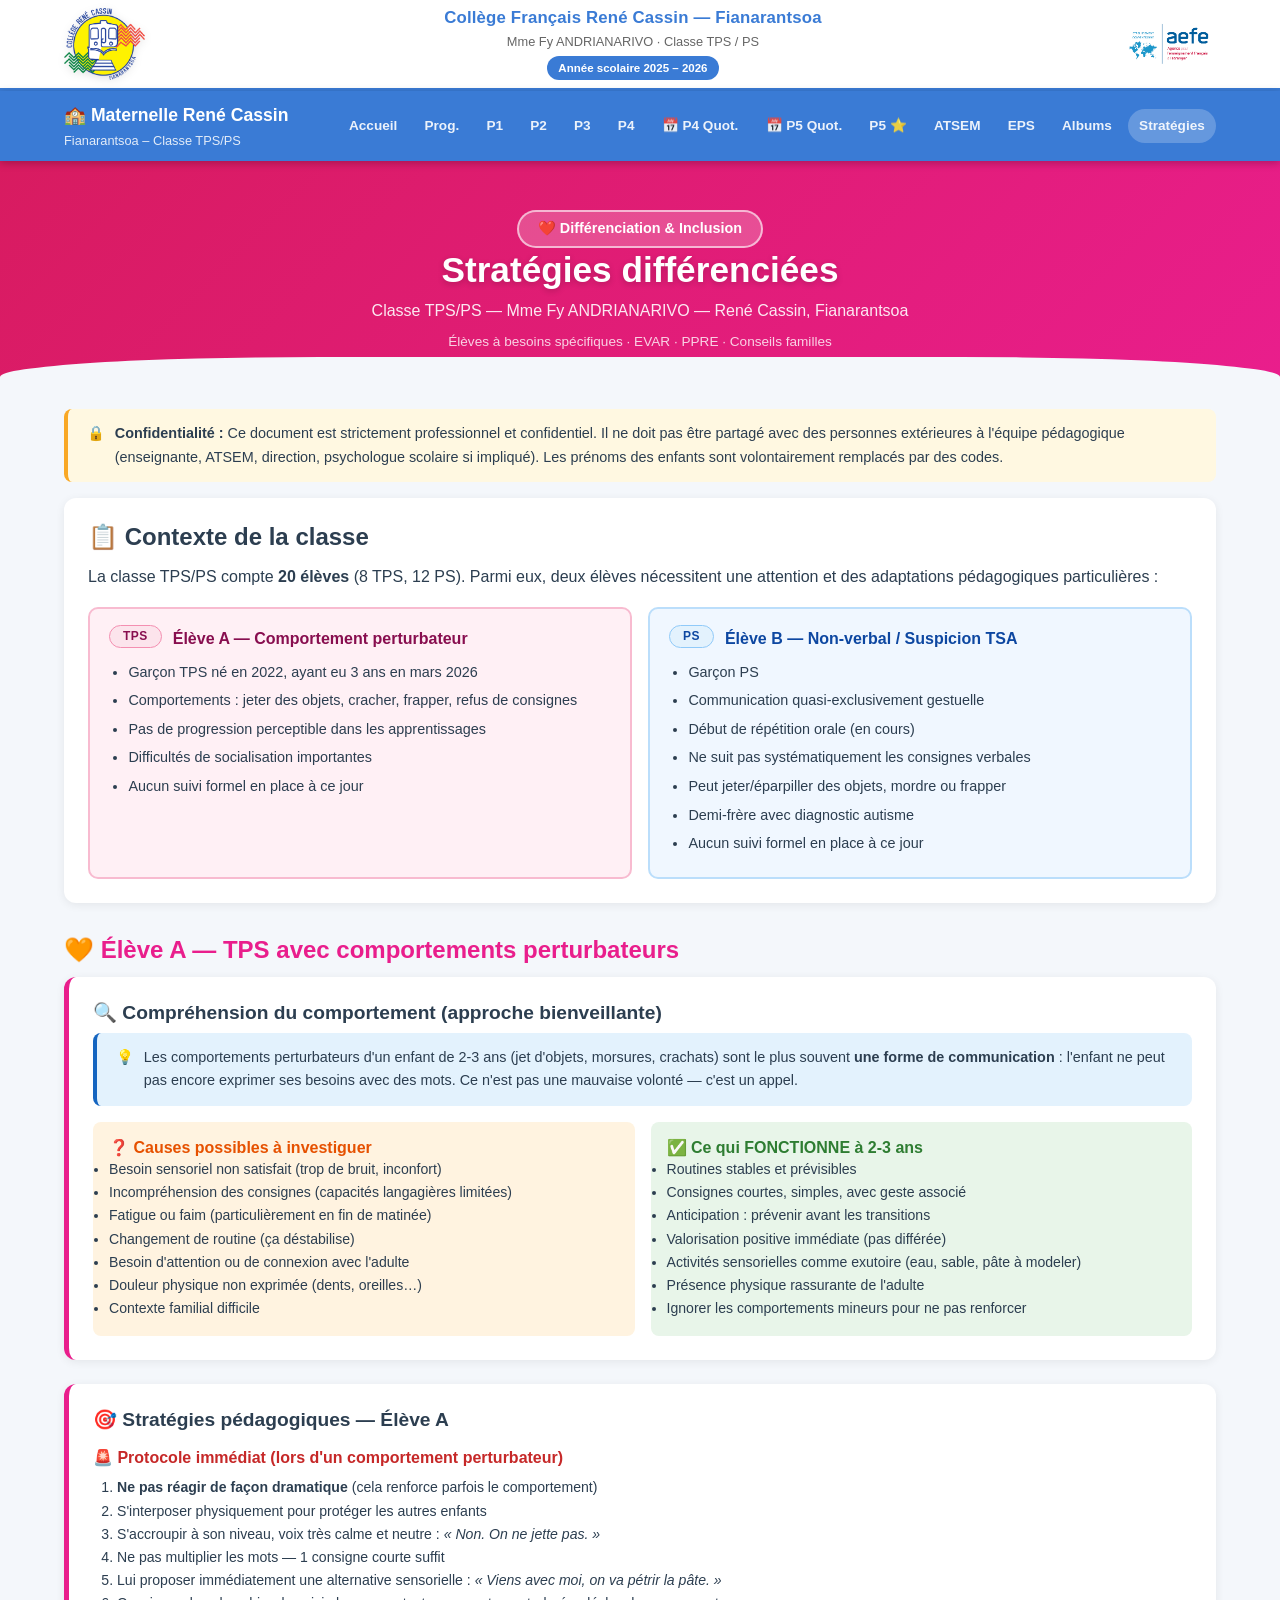
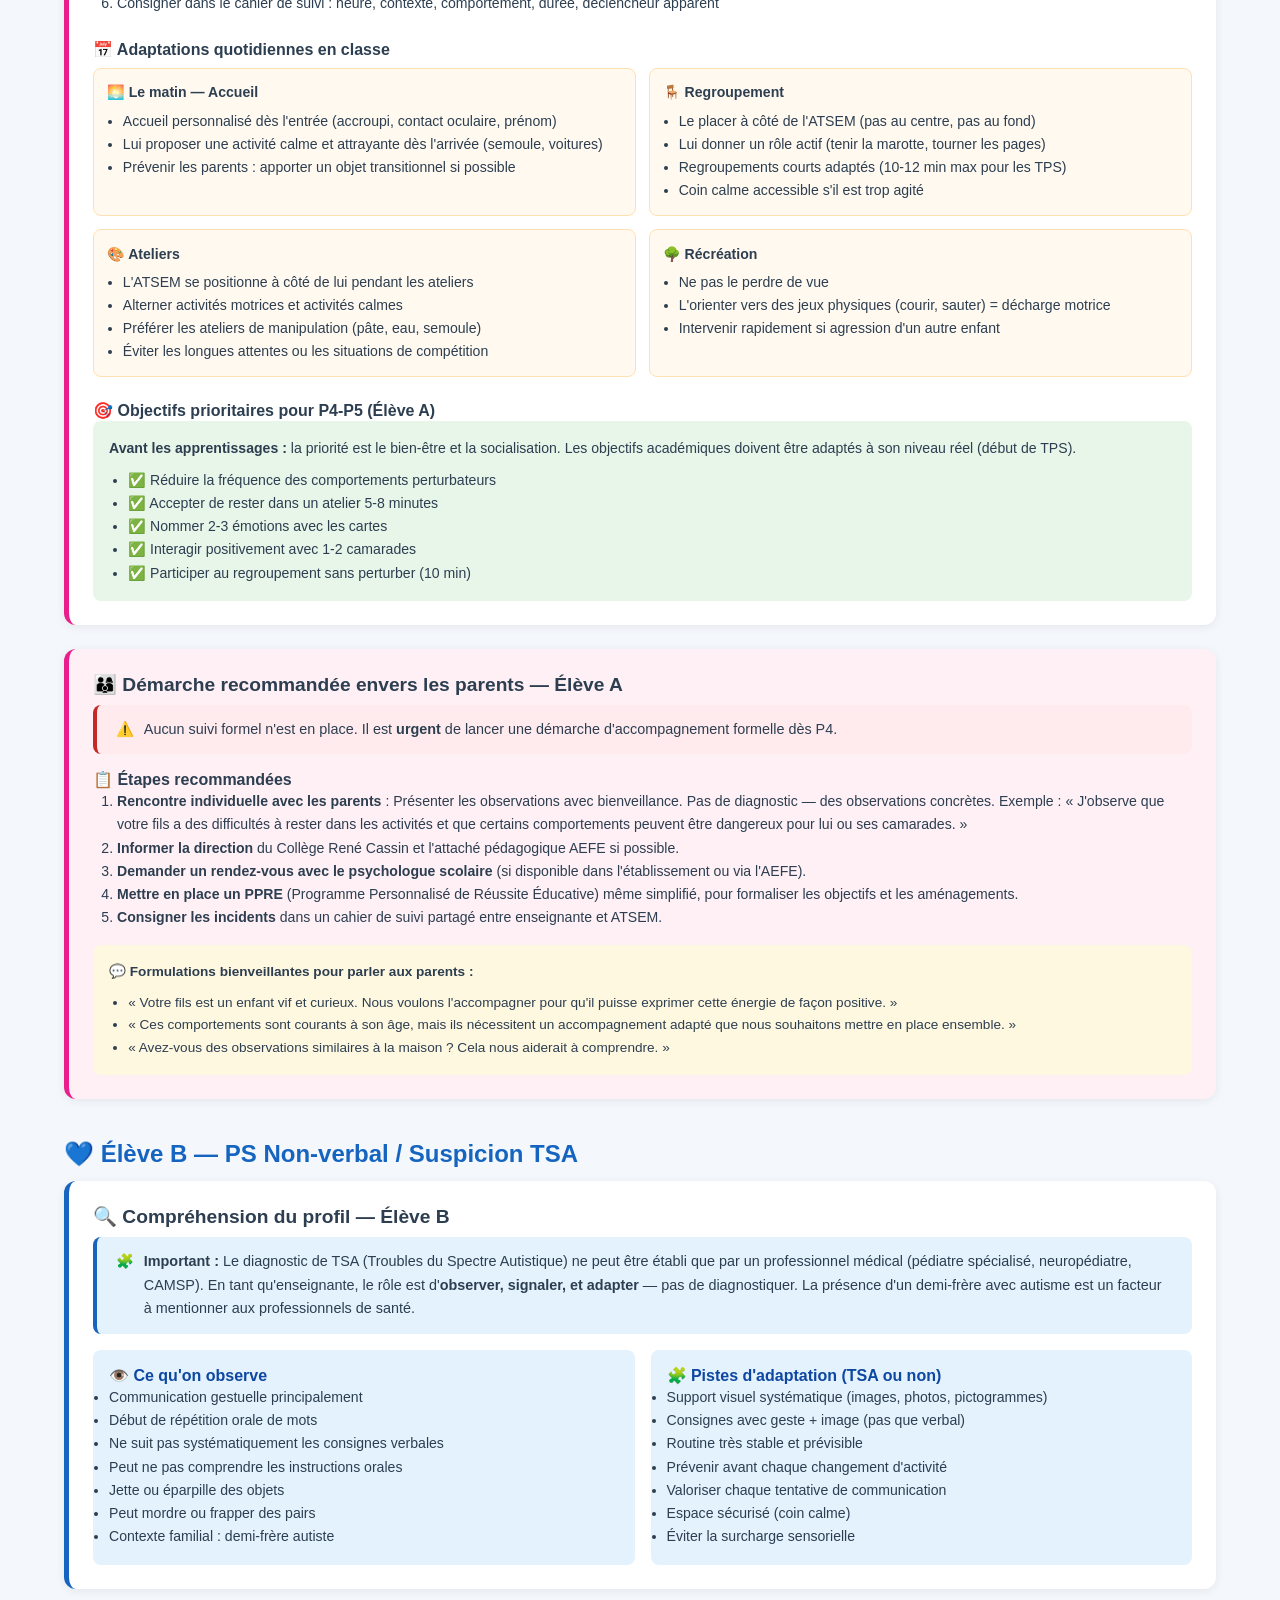
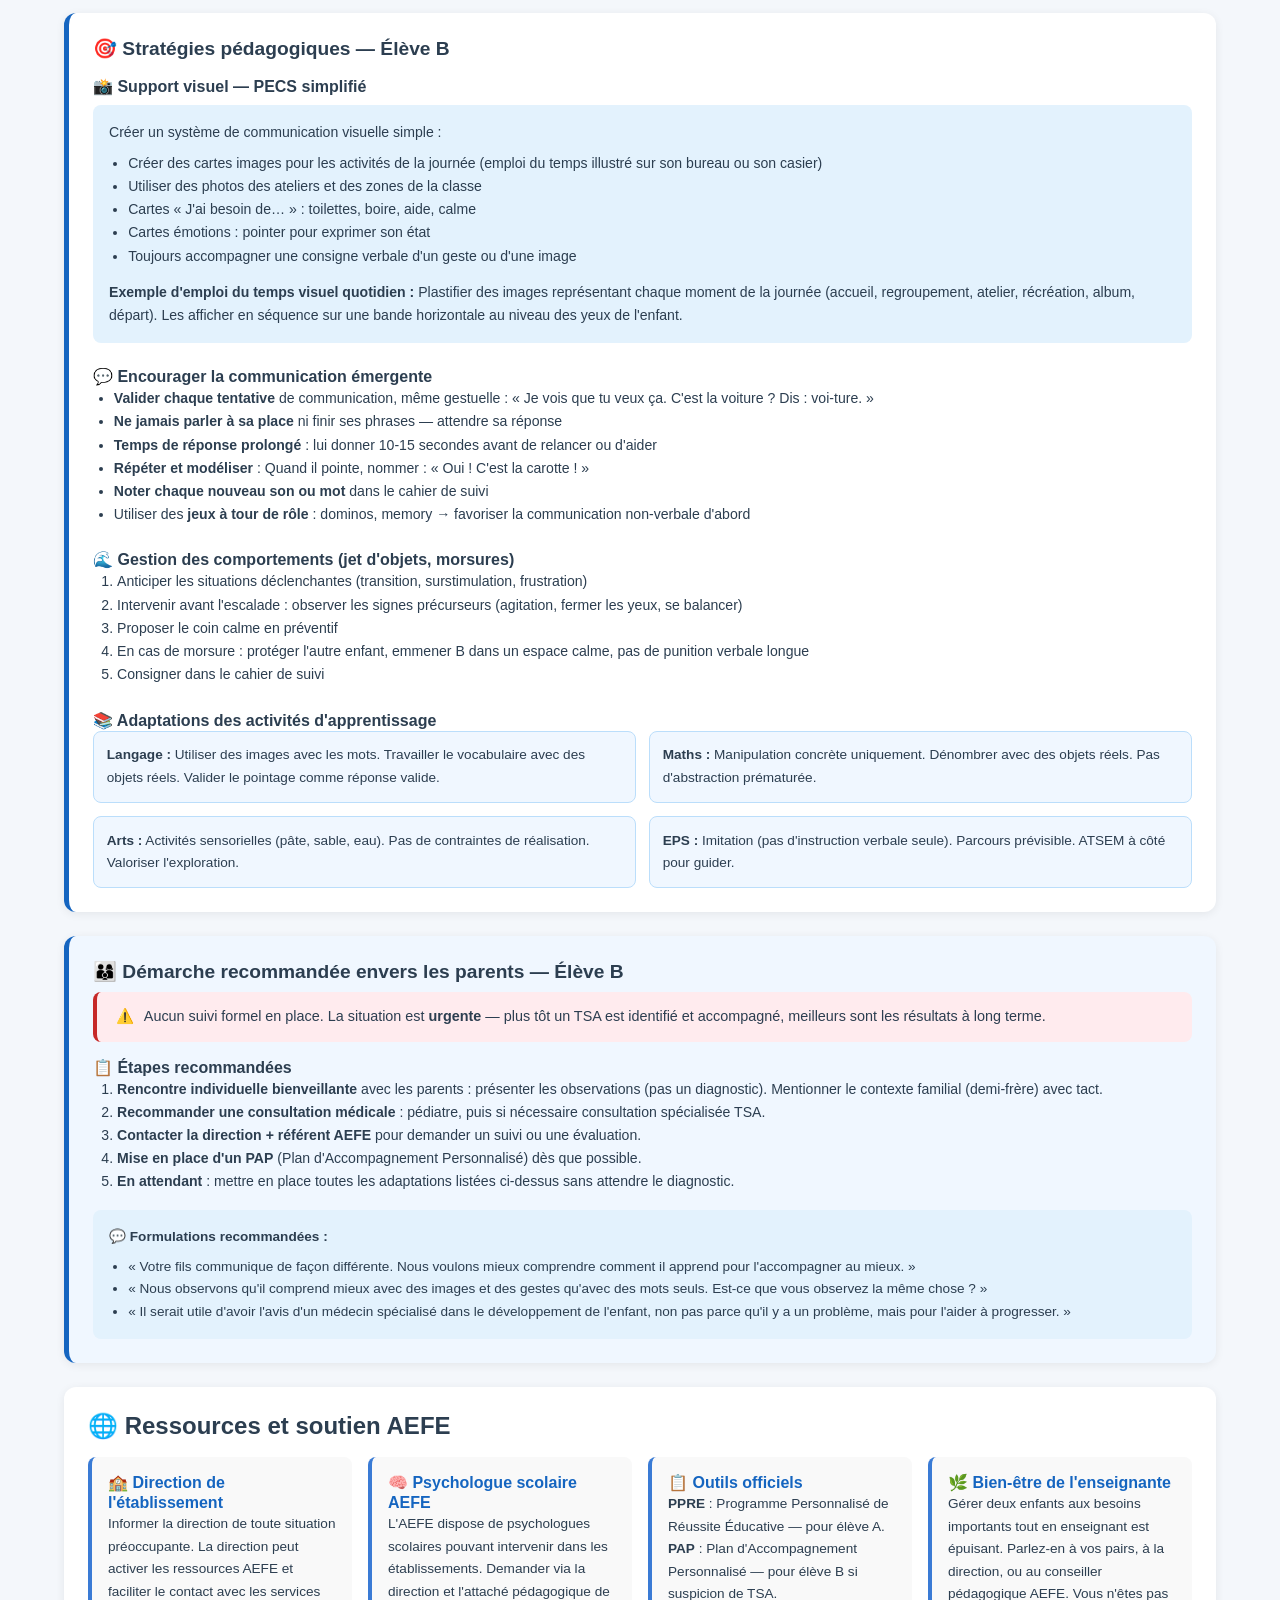
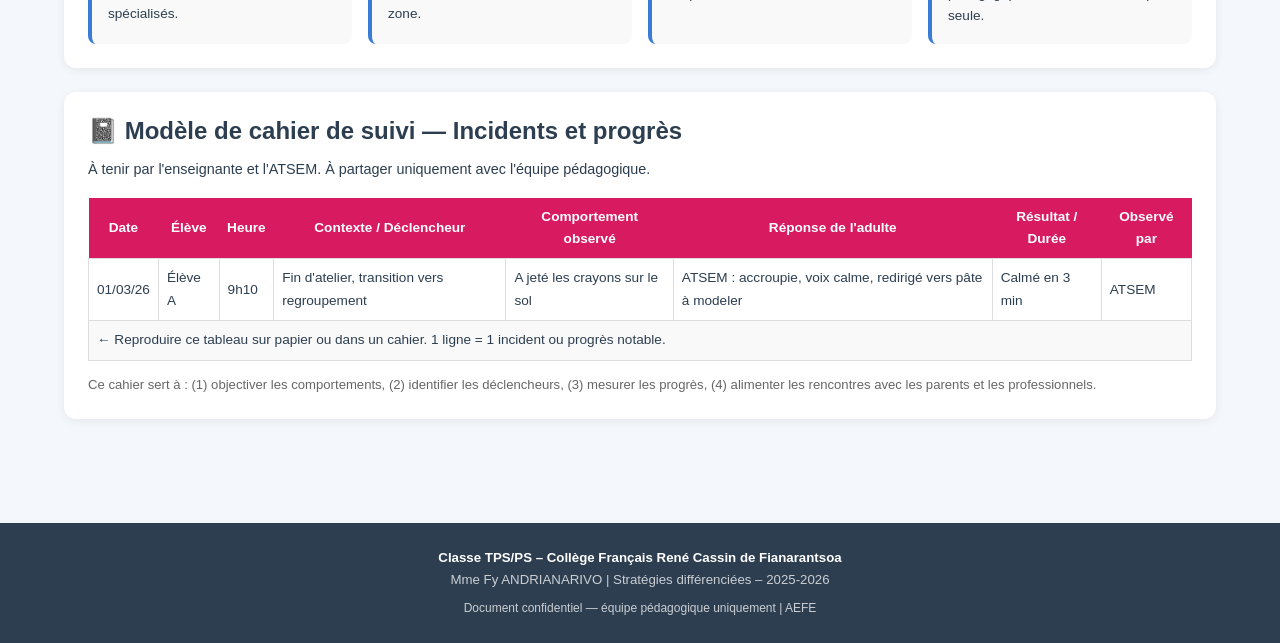
<file: strategies.html>
<!DOCTYPE html>
<html lang="fr">
<head>
  <meta charset="UTF-8">
  <meta name="viewport" content="width=device-width, initial-scale=1.0">
  <title>Stratégies différenciées — Élèves à besoins particuliers | René Cassin</title>
  <link rel="stylesheet" href="css/style.css">
  <link rel="stylesheet" href="css/print.css">
</head>
<body>
<!-- ===== BANNIÈRE LOGOS ===== -->
<div class="logo-banner">
  <div class="logo-banner-inner">
    <div class="logo-ecole">
      <a href="index.html"><img src="assets/logo-rene-cassin.png" alt="Collège René Cassin Fianarantsoa"></a>
    </div>
    <div class="logo-banner-center">
      <div class="titre-ecole">Collège Français René Cassin — Fianarantsoa</div>
      <div class="sous-titre">Mme Fy ANDRIANARIVO · Classe TPS / PS</div>
      <span class="annee-badge">Année scolaire 2025 – 2026</span>
    </div>
    <div class="logo-aefe">
      <img src="assets/logo-aefe.png" alt="AEFE — Établissement Conventionné">
    </div>
  </div>
</div>

<nav class="navbar">
  <div class="navbar-inner">
    <a href="index.html" class="navbar-brand">🏫 Maternelle René Cassin <span>Fianarantsoa – Classe TPS/PS</span></a>
        <div class="nav-links">
      <a href="index.html">Accueil</a>
      <a href="programmation.html">Prog.</a>
      <a href="periode1.html">P1</a>
      <a href="periode2.html">P2</a>
      <a href="periode3.html">P3</a>
      <a href="periode4.html">P4</a>
      <a href="fiches-quotidiennes-p4.html">📅 P4 Quot.</a>
      <a href="fiches-quotidiennes-p5.html">📅 P5 Quot.</a>
      <a href="periode5.html">P5 ⭐</a>
      <a href="atsem.html">ATSEM</a>
      <a href="eps.html">EPS</a>
      <a href="albums.html">Albums</a>
      <a href="strategies.html" class="active">Stratégies</a>
    </div>
  </div>
</nav>

<header class="page-header" style="background:linear-gradient(135deg,#D81B60,#E91E8C);">
  <div class="period-badge">❤️ Différenciation & Inclusion</div>
  <h1>Stratégies différenciées</h1>
  <p>Classe TPS/PS — Mme Fy ANDRIANARIVO — René Cassin, Fianarantsoa</p>
  <p style="font-size:0.85rem; opacity:.8;">Élèves à besoins spécifiques · EVAR · PPRE · Conseils familles</p>
</header>

<main class="container">

  <div class="alert alert-warning no-print">
    <span>🔒</span>
    <div><strong>Confidentialité :</strong> Ce document est strictement professionnel et confidentiel. Il ne doit pas être partagé avec des personnes extérieures à l'équipe pédagogique (enseignante, ATSEM, direction, psychologue scolaire si impliqué). Les prénoms des enfants sont volontairement remplacés par des codes.</div>
  </div>

  <!-- Intro -->
  <section class="card">
    <h2>📋 Contexte de la classe</h2>
    <p>La classe TPS/PS compte <strong>20 élèves</strong> (8 TPS, 12 PS). Parmi eux, deux élèves nécessitent une attention et des adaptations pédagogiques particulières :</p>
    <div class="grid-niveaux" style="margin-top:1rem;">
      <div class="niveau-box tps">
        <h4><span class="badge badge-tps">TPS</span> Élève A — Comportement perturbateur</h4>
        <ul>
          <li>Garçon TPS né en 2022, ayant eu 3 ans en mars 2026</li>
          <li>Comportements : jeter des objets, cracher, frapper, refus de consignes</li>
          <li>Pas de progression perceptible dans les apprentissages</li>
          <li>Difficultés de socialisation importantes</li>
          <li>Aucun suivi formel en place à ce jour</li>
        </ul>
      </div>
      <div class="niveau-box ps">
        <h4><span class="badge badge-ps">PS</span> Élève B — Non-verbal / Suspicion TSA</h4>
        <ul>
          <li>Garçon PS</li>
          <li>Communication quasi-exclusivement gestuelle</li>
          <li>Début de répétition orale (en cours)</li>
          <li>Ne suit pas systématiquement les consignes verbales</li>
          <li>Peut jeter/éparpiller des objets, mordre ou frapper</li>
          <li>Demi-frère avec diagnostic autisme</li>
          <li>Aucun suivi formel en place à ce jour</li>
        </ul>
      </div>
    </div>
  </section>

  <!-- ====== ÉLÈVE A ====== -->
  <h2 style="margin-top:2rem; color:#E91E8C;">🧡 Élève A — TPS avec comportements perturbateurs</h2>

  <div class="card" style="border-left:5px solid #E91E8C;">
    <h3>🔍 Compréhension du comportement (approche bienveillante)</h3>
    <div class="alert alert-info">
      <span>💡</span>
      <div>Les comportements perturbateurs d'un enfant de 2-3 ans (jet d'objets, morsures, crachats) sont le plus souvent <strong>une forme de communication</strong> : l'enfant ne peut pas encore exprimer ses besoins avec des mots. Ce n'est pas une mauvaise volonté — c'est un appel.</div>
    </div>
    <div style="display:grid; grid-template-columns:1fr 1fr; gap:1rem; margin-top:1rem;">
      <div style="background:#FFF3E0; border-radius:8px; padding:1rem;">
        <h4 style="color:#E65100;">❓ Causes possibles à investiguer</h4>
        <ul style="font-size:0.88rem;">
          <li>Besoin sensoriel non satisfait (trop de bruit, inconfort)</li>
          <li>Incompréhension des consignes (capacités langagières limitées)</li>
          <li>Fatigue ou faim (particulièrement en fin de matinée)</li>
          <li>Changement de routine (ça déstabilise)</li>
          <li>Besoin d'attention ou de connexion avec l'adulte</li>
          <li>Douleur physique non exprimée (dents, oreilles…)</li>
          <li>Contexte familial difficile</li>
        </ul>
      </div>
      <div style="background:#E8F5E9; border-radius:8px; padding:1rem;">
        <h4 style="color:#2E7D32;">✅ Ce qui FONCTIONNE à 2-3 ans</h4>
        <ul style="font-size:0.88rem;">
          <li>Routines stables et prévisibles</li>
          <li>Consignes courtes, simples, avec geste associé</li>
          <li>Anticipation : prévenir avant les transitions</li>
          <li>Valorisation positive immédiate (pas différée)</li>
          <li>Activités sensorielles comme exutoire (eau, sable, pâte à modeler)</li>
          <li>Présence physique rassurante de l'adulte</li>
          <li>Ignorer les comportements mineurs pour ne pas renforcer</li>
        </ul>
      </div>
    </div>
  </div>

  <div class="card" style="border-left:5px solid #E91E8C; margin-top:1rem;">
    <h3>🎯 Stratégies pédagogiques — Élève A</h3>

    <div style="margin-top:1rem;">
      <h4 style="color:#C62828;">🚨 Protocole immédiat (lors d'un comportement perturbateur)</h4>
      <ol style="font-size:0.88rem; padding-left:1.5rem; margin-top:0.5rem;">
        <li><strong>Ne pas réagir de façon dramatique</strong> (cela renforce parfois le comportement)</li>
        <li>S'interposer physiquement pour protéger les autres enfants</li>
        <li>S'accroupir à son niveau, voix très calme et neutre : <em>« Non. On ne jette pas. »</em></li>
        <li>Ne pas multiplier les mots — 1 consigne courte suffit</li>
        <li>Lui proposer immédiatement une alternative sensorielle : <em>« Viens avec moi, on va pétrir la pâte. »</em></li>
        <li>Consigner dans le cahier de suivi : heure, contexte, comportement, durée, déclencheur apparent</li>
      </ol>
    </div>

    <div style="margin-top:1.5rem;">
      <h4>📅 Adaptations quotidiennes en classe</h4>
      <div style="display:grid; grid-template-columns:1fr 1fr; gap:0.8rem; margin-top:0.5rem; font-size:0.88rem;">
        <div style="background:#FFF9F0; border-radius:8px; padding:0.8rem; border:1px solid #FFE0B2;">
          <strong>🌅 Le matin — Accueil</strong>
          <ul style="padding-left:1rem; margin-top:0.3rem;">
            <li>Accueil personnalisé dès l'entrée (accroupi, contact oculaire, prénom)</li>
            <li>Lui proposer une activité calme et attrayante dès l'arrivée (semoule, voitures)</li>
            <li>Prévenir les parents : apporter un objet transitionnel si possible</li>
          </ul>
        </div>
        <div style="background:#FFF9F0; border-radius:8px; padding:0.8rem; border:1px solid #FFE0B2;">
          <strong>🪑 Regroupement</strong>
          <ul style="padding-left:1rem; margin-top:0.3rem;">
            <li>Le placer à côté de l'ATSEM (pas au centre, pas au fond)</li>
            <li>Lui donner un rôle actif (tenir la marotte, tourner les pages)</li>
            <li>Regroupements courts adaptés (10-12 min max pour les TPS)</li>
            <li>Coin calme accessible s'il est trop agité</li>
          </ul>
        </div>
        <div style="background:#FFF9F0; border-radius:8px; padding:0.8rem; border:1px solid #FFE0B2;">
          <strong>🎨 Ateliers</strong>
          <ul style="padding-left:1rem; margin-top:0.3rem;">
            <li>L'ATSEM se positionne à côté de lui pendant les ateliers</li>
            <li>Alterner activités motrices et activités calmes</li>
            <li>Préférer les ateliers de manipulation (pâte, eau, semoule)</li>
            <li>Éviter les longues attentes ou les situations de compétition</li>
          </ul>
        </div>
        <div style="background:#FFF9F0; border-radius:8px; padding:0.8rem; border:1px solid #FFE0B2;">
          <strong>🌳 Récréation</strong>
          <ul style="padding-left:1rem; margin-top:0.3rem;">
            <li>Ne pas le perdre de vue</li>
            <li>L'orienter vers des jeux physiques (courir, sauter) = décharge motrice</li>
            <li>Intervenir rapidement si agression d'un autre enfant</li>
          </ul>
        </div>
      </div>
    </div>

    <div style="margin-top:1.5rem;">
      <h4>🎯 Objectifs prioritaires pour P4-P5 (Élève A)</h4>
      <div style="background:#E8F5E9; border-radius:8px; padding:1rem; font-size:0.88rem;">
        <p><strong>Avant les apprentissages :</strong> la priorité est le bien-être et la socialisation. Les objectifs académiques doivent être adaptés à son niveau réel (début de TPS).</p>
        <ul style="padding-left:1.2rem; margin-top:0.5rem;">
          <li>✅ Réduire la fréquence des comportements perturbateurs</li>
          <li>✅ Accepter de rester dans un atelier 5-8 minutes</li>
          <li>✅ Nommer 2-3 émotions avec les cartes</li>
          <li>✅ Interagir positivement avec 1-2 camarades</li>
          <li>✅ Participer au regroupement sans perturber (10 min)</li>
        </ul>
      </div>
    </div>
  </div>

  <div class="card" style="border-left:5px solid #E91E8C; margin-top:1rem; background:#FFF0F5;">
    <h3>👨‍👩‍👦 Démarche recommandée envers les parents — Élève A</h3>
    <div class="alert alert-danger">
      <span>⚠️</span>
      <div>Aucun suivi formel n'est en place. Il est <strong>urgent</strong> de lancer une démarche d'accompagnement formelle dès P4.</div>
    </div>
    <h4 style="margin-top:1rem;">📋 Étapes recommandées</h4>
    <ol style="font-size:0.88rem; padding-left:1.5rem;">
      <li><strong>Rencontre individuelle avec les parents</strong> : Présenter les observations avec bienveillance. Pas de diagnostic — des observations concrètes. Exemple : « J'observe que votre fils a des difficultés à rester dans les activités et que certains comportements peuvent être dangereux pour lui ou ses camarades. »</li>
      <li><strong>Informer la direction</strong> du Collège René Cassin et l'attaché pédagogique AEFE si possible.</li>
      <li><strong>Demander un rendez-vous avec le psychologue scolaire</strong> (si disponible dans l'établissement ou via l'AEFE).</li>
      <li><strong>Mettre en place un PPRE</strong> (Programme Personnalisé de Réussite Éducative) même simplifié, pour formaliser les objectifs et les aménagements.</li>
      <li><strong>Consigner les incidents</strong> dans un cahier de suivi partagé entre enseignante et ATSEM.</li>
    </ol>
    <div style="background:#FFF8E1; border-radius:8px; padding:1rem; margin-top:1rem; font-size:0.85rem;">
      <strong>💬 Formulations bienveillantes pour parler aux parents :</strong>
      <ul style="padding-left:1.2rem; margin-top:0.5rem;">
        <li>« Votre fils est un enfant vif et curieux. Nous voulons l'accompagner pour qu'il puisse exprimer cette énergie de façon positive. »</li>
        <li>« Ces comportements sont courants à son âge, mais ils nécessitent un accompagnement adapté que nous souhaitons mettre en place ensemble. »</li>
        <li>« Avez-vous des observations similaires à la maison ? Cela nous aiderait à comprendre. »</li>
      </ul>
    </div>
  </div>

  <!-- ====== ÉLÈVE B ====== -->
  <h2 style="margin-top:2.5rem; color:#1565C0;">💙 Élève B — PS Non-verbal / Suspicion TSA</h2>

  <div class="card" style="border-left:5px solid #1565C0;">
    <h3>🔍 Compréhension du profil — Élève B</h3>
    <div class="alert alert-info">
      <span>🧩</span>
      <div><strong>Important :</strong> Le diagnostic de TSA (Troubles du Spectre Autistique) ne peut être établi que par un professionnel médical (pédiatre spécialisé, neuropédiatre, CAMSP). En tant qu'enseignante, le rôle est d'<strong>observer, signaler, et adapter</strong> — pas de diagnostiquer. La présence d'un demi-frère avec autisme est un facteur à mentionner aux professionnels de santé.</div>
    </div>
    <div style="display:grid; grid-template-columns:1fr 1fr; gap:1rem; margin-top:1rem;">
      <div style="background:#E3F2FD; border-radius:8px; padding:1rem;">
        <h4 style="color:#0D47A1;">👁️ Ce qu'on observe</h4>
        <ul style="font-size:0.88rem;">
          <li>Communication gestuelle principalement</li>
          <li>Début de répétition orale de mots</li>
          <li>Ne suit pas systématiquement les consignes verbales</li>
          <li>Peut ne pas comprendre les instructions orales</li>
          <li>Jette ou éparpille des objets</li>
          <li>Peut mordre ou frapper des pairs</li>
          <li>Contexte familial : demi-frère autiste</li>
        </ul>
      </div>
      <div style="background:#E3F2FD; border-radius:8px; padding:1rem;">
        <h4 style="color:#0D47A1;">🧩 Pistes d'adaptation (TSA ou non)</h4>
        <ul style="font-size:0.88rem;">
          <li>Support visuel systématique (images, photos, pictogrammes)</li>
          <li>Consignes avec geste + image (pas que verbal)</li>
          <li>Routine très stable et prévisible</li>
          <li>Prévenir avant chaque changement d'activité</li>
          <li>Valoriser chaque tentative de communication</li>
          <li>Espace sécurisé (coin calme)</li>
          <li>Éviter la surcharge sensorielle</li>
        </ul>
      </div>
    </div>
  </div>

  <div class="card" style="border-left:5px solid #1565C0; margin-top:1rem;">
    <h3>🎯 Stratégies pédagogiques — Élève B</h3>

    <div style="margin-top:1rem;">
      <h4>📸 Support visuel — PECS simplifié</h4>
      <div style="background:#E3F2FD; border-radius:8px; padding:1rem; font-size:0.88rem; margin-top:0.5rem;">
        <p>Créer un système de communication visuelle simple :</p>
        <ul style="padding-left:1.2rem; margin-top:0.5rem;">
          <li>Créer des cartes images pour les activités de la journée (emploi du temps illustré sur son bureau ou son casier)</li>
          <li>Utiliser des photos des ateliers et des zones de la classe</li>
          <li>Cartes « J'ai besoin de… » : toilettes, boire, aide, calme</li>
          <li>Cartes émotions : pointer pour exprimer son état</li>
          <li>Toujours accompagner une consigne verbale d'un geste ou d'une image</li>
        </ul>
        <p style="margin-top:0.8rem;"><strong>Exemple d'emploi du temps visuel quotidien :</strong> Plastifier des images représentant chaque moment de la journée (accueil, regroupement, atelier, récréation, album, départ). Les afficher en séquence sur une bande horizontale au niveau des yeux de l'enfant.</p>
      </div>
    </div>

    <div style="margin-top:1.5rem;">
      <h4>💬 Encourager la communication émergente</h4>
      <ul style="font-size:0.88rem; padding-left:1.3rem;">
        <li><strong>Valider chaque tentative</strong> de communication, même gestuelle : « Je vois que tu veux ça. C'est la voiture ? Dis : voi-ture. »</li>
        <li><strong>Ne jamais parler à sa place</strong> ni finir ses phrases — attendre sa réponse</li>
        <li><strong>Temps de réponse prolongé</strong> : lui donner 10-15 secondes avant de relancer ou d'aider</li>
        <li><strong>Répéter et modéliser</strong> : Quand il pointe, nommer : « Oui ! C'est la carotte ! »</li>
        <li><strong>Noter chaque nouveau son ou mot</strong> dans le cahier de suivi</li>
        <li>Utiliser des <strong>jeux à tour de rôle</strong> : dominos, memory → favoriser la communication non-verbale d'abord</li>
      </ul>
    </div>

    <div style="margin-top:1.5rem;">
      <h4>🌊 Gestion des comportements (jet d'objets, morsures)</h4>
      <ol style="font-size:0.88rem; padding-left:1.5rem;">
        <li>Anticiper les situations déclenchantes (transition, surstimulation, frustration)</li>
        <li>Intervenir avant l'escalade : observer les signes précurseurs (agitation, fermer les yeux, se balancer)</li>
        <li>Proposer le coin calme en préventif</li>
        <li>En cas de morsure : protéger l'autre enfant, emmener B dans un espace calme, pas de punition verbale longue</li>
        <li>Consigner dans le cahier de suivi</li>
      </ol>
    </div>

    <div style="margin-top:1.5rem;">
      <h4>📚 Adaptations des activités d'apprentissage</h4>
      <div style="display:grid; grid-template-columns:1fr 1fr; gap:0.8rem; font-size:0.85rem;">
        <div style="background:#F0F7FF; border-radius:8px; padding:0.8rem; border:1px solid #BBDEFB;">
          <strong>Langage :</strong> Utiliser des images avec les mots. Travailler le vocabulaire avec des objets réels. Valider le pointage comme réponse valide.
        </div>
        <div style="background:#F0F7FF; border-radius:8px; padding:0.8rem; border:1px solid #BBDEFB;">
          <strong>Maths :</strong> Manipulation concrète uniquement. Dénombrer avec des objets réels. Pas d'abstraction prématurée.
        </div>
        <div style="background:#F0F7FF; border-radius:8px; padding:0.8rem; border:1px solid #BBDEFB;">
          <strong>Arts :</strong> Activités sensorielles (pâte, sable, eau). Pas de contraintes de réalisation. Valoriser l'exploration.
        </div>
        <div style="background:#F0F7FF; border-radius:8px; padding:0.8rem; border:1px solid #BBDEFB;">
          <strong>EPS :</strong> Imitation (pas d'instruction verbale seule). Parcours prévisible. ATSEM à côté pour guider.
        </div>
      </div>
    </div>
  </div>

  <div class="card" style="border-left:5px solid #1565C0; margin-top:1rem; background:#F0F7FF;">
    <h3>👨‍👩‍👦 Démarche recommandée envers les parents — Élève B</h3>
    <div class="alert alert-danger">
      <span>⚠️</span>
      <div>Aucun suivi formel en place. La situation est <strong>urgente</strong> — plus tôt un TSA est identifié et accompagné, meilleurs sont les résultats à long terme.</div>
    </div>
    <h4 style="margin-top:1rem;">📋 Étapes recommandées</h4>
    <ol style="font-size:0.88rem; padding-left:1.5rem;">
      <li><strong>Rencontre individuelle bienveillante</strong> avec les parents : présenter les observations (pas un diagnostic). Mentionner le contexte familial (demi-frère) avec tact.</li>
      <li><strong>Recommander une consultation médicale</strong> : pédiatre, puis si nécessaire consultation spécialisée TSA.</li>
      <li><strong>Contacter la direction + référent AEFE</strong> pour demander un suivi ou une évaluation.</li>
      <li><strong>Mise en place d'un PAP</strong> (Plan d'Accompagnement Personnalisé) dès que possible.</li>
      <li><strong>En attendant</strong> : mettre en place toutes les adaptations listées ci-dessus sans attendre le diagnostic.</li>
    </ol>
    <div style="background:#E3F2FD; border-radius:8px; padding:1rem; margin-top:1rem; font-size:0.85rem;">
      <strong>💬 Formulations recommandées :</strong>
      <ul style="padding-left:1.2rem; margin-top:0.5rem;">
        <li>« Votre fils communique de façon différente. Nous voulons mieux comprendre comment il apprend pour l'accompagner au mieux. »</li>
        <li>« Nous observons qu'il comprend mieux avec des images et des gestes qu'avec des mots seuls. Est-ce que vous observez la même chose ? »</li>
        <li>« Il serait utile d'avoir l'avis d'un médecin spécialisé dans le développement de l'enfant, non pas parce qu'il y a un problème, mais pour l'aider à progresser. »</li>
      </ul>
    </div>
  </div>

  <!-- ===== RESSOURCES AEFE ===== -->
  <section class="card" style="margin-top:1.5rem;">
    <h2>🌐 Ressources et soutien AEFE</h2>
    <div style="display:grid; grid-template-columns:repeat(auto-fill,minmax(260px,1fr)); gap:1rem; margin-top:1rem;">
      <div style="background:#F9F9F9; border-radius:8px; padding:1rem; border-left:4px solid #3A7BD5;">
        <h4 style="color:#1565C0;">🏫 Direction de l'établissement</h4>
        <p style="font-size:0.85rem;">Informer la direction de toute situation préoccupante. La direction peut activer les ressources AEFE et faciliter le contact avec les services spécialisés.</p>
      </div>
      <div style="background:#F9F9F9; border-radius:8px; padding:1rem; border-left:4px solid #3A7BD5;">
        <h4 style="color:#1565C0;">🧠 Psychologue scolaire AEFE</h4>
        <p style="font-size:0.85rem;">L'AEFE dispose de psychologues scolaires pouvant intervenir dans les établissements. Demander via la direction et l'attaché pédagogique de zone.</p>
      </div>
      <div style="background:#F9F9F9; border-radius:8px; padding:1rem; border-left:4px solid #3A7BD5;">
        <h4 style="color:#1565C0;">📋 Outils officiels</h4>
        <p style="font-size:0.85rem;"><strong>PPRE</strong> : Programme Personnalisé de Réussite Éducative — pour élève A.<br><strong>PAP</strong> : Plan d'Accompagnement Personnalisé — pour élève B si suspicion de TSA.</p>
      </div>
      <div style="background:#F9F9F9; border-radius:8px; padding:1rem; border-left:4px solid #3A7BD5;">
        <h4 style="color:#1565C0;">🌿 Bien-être de l'enseignante</h4>
        <p style="font-size:0.85rem;">Gérer deux enfants aux besoins importants tout en enseignant est épuisant. Parlez-en à vos pairs, à la direction, ou au conseiller pédagogique AEFE. Vous n'êtes pas seule.</p>
      </div>
    </div>
  </section>

  <!-- CAHIER DE SUIVI -->
  <section class="card" style="margin-top:1.5rem;">
    <h2>📓 Modèle de cahier de suivi — Incidents et progrès</h2>
    <p style="margin-bottom:1rem; font-size:0.9rem;">À tenir par l'enseignante et l'ATSEM. À partager uniquement avec l'équipe pédagogique.</p>
    <div style="overflow-x:auto;">
      <table style="width:100%; border-collapse:collapse; font-size:0.85rem;">
        <thead>
          <tr style="background:#D81B60; color:#fff; text-align:center;">
            <th style="padding:0.5rem;">Date</th>
            <th style="padding:0.5rem;">Élève</th>
            <th style="padding:0.5rem;">Heure</th>
            <th style="padding:0.5rem;">Contexte / Déclencheur</th>
            <th style="padding:0.5rem;">Comportement observé</th>
            <th style="padding:0.5rem;">Réponse de l'adulte</th>
            <th style="padding:0.5rem;">Résultat / Durée</th>
            <th style="padding:0.5rem;">Observé par</th>
          </tr>
        </thead>
        <tbody>
          <tr>
            <td style="padding:0.5rem; border:1px solid #ddd;">01/03/26</td>
            <td style="padding:0.5rem; border:1px solid #ddd;">Élève A</td>
            <td style="padding:0.5rem; border:1px solid #ddd;">9h10</td>
            <td style="padding:0.5rem; border:1px solid #ddd;">Fin d'atelier, transition vers regroupement</td>
            <td style="padding:0.5rem; border:1px solid #ddd;">A jeté les crayons sur le sol</td>
            <td style="padding:0.5rem; border:1px solid #ddd;">ATSEM : accroupie, voix calme, redirigé vers pâte à modeler</td>
            <td style="padding:0.5rem; border:1px solid #ddd;">Calmé en 3 min</td>
            <td style="padding:0.5rem; border:1px solid #ddd;">ATSEM</td>
          </tr>
          <tr style="background:#f9f9f9;">
            <td style="padding:0.5rem; border:1px solid #ddd;" colspan="8" style="font-style:italic; color:#999; text-align:center;">← Reproduire ce tableau sur papier ou dans un cahier. 1 ligne = 1 incident ou progrès notable.</td>
          </tr>
        </tbody>
      </table>
    </div>
    <p style="margin-top:0.8rem; font-size:0.82rem; color:#666;">Ce cahier sert à : (1) objectiver les comportements, (2) identifier les déclencheurs, (3) mesurer les progrès, (4) alimenter les rencontres avec les parents et les professionnels.</p>
  </section>

</main>

<footer>
  <p><strong>Classe TPS/PS – Collège Français René Cassin de Fianarantsoa</strong></p>
  <p>Mme Fy ANDRIANARIVO | Stratégies différenciées – 2025-2026</p>
  <p style="margin-top:0.5rem; font-size:0.75rem;">Document confidentiel — équipe pédagogique uniquement | AEFE</p>
</footer>

</body>
</html>
</file>
<file: css/style.css>
/* =====================================================
   MATERNELLE RENÉ CASSIN - FIANARANTSOA
   Classe TPS/PS - Mme Fy ANDRIANARIVO
   Année scolaire 2025-2026
   ===================================================== */

/* --- Variables de couleurs --- */
:root {
  --bleu-ecole:    #3A7BD5;
  --vert-nature:   #5CB85C;
  --orange-doux:   #F5A623;
  --rose-tps:      #E91E8C;
  --bleu-ps:       #1565C0;
  --fond:          #F4F7FB;
  --blanc:         #FFFFFF;
  --texte:         #2C3E50;
  --gris-clair:    #ECF0F1;
  --bordure:       #D0D8E4;

  /* Domaines */
  --langage:  #8E44AD;
  --maths:    #E74C3C;
  --arts:     #E67E22;
  --eps:      #27AE60;
  --explorer: #2980B9;
  --evar:     #D81B60;
  --edd:      #388E3C;
  --atsem:    #795548;
}

/* --- Reset & base --- */
*, *::before, *::after { box-sizing: border-box; margin: 0; padding: 0; }

html { scroll-behavior: smooth; font-size: 16px; }

body {
  font-family: 'Segoe UI', 'Helvetica Neue', Arial, sans-serif;
  background: var(--fond);
  color: var(--texte);
  line-height: 1.65;
}

a { color: var(--bleu-ecole); text-decoration: none; }
a:hover { text-decoration: underline; }

h1, h2, h3, h4 { font-weight: 700; line-height: 1.25; }
h1 { font-size: 2rem; }
h2 { font-size: 1.5rem; margin-bottom: 0.75rem; }
h3 { font-size: 1.2rem; margin-bottom: 0.5rem; }
h4 { font-size: 1rem; }

/* ===================================================
   BANNIÈRE LOGOS — René Cassin + AEFE
   =================================================== */
.logo-banner {
  background: #fff;
  border-bottom: 3px solid var(--bleu-ecole);
  box-shadow: 0 2px 8px rgba(0,0,0,.08);
}
.logo-banner-inner {
  max-width: 1200px;
  margin: 0 auto;
  display: flex;
  align-items: center;
  justify-content: space-between;
  padding: 0.5rem 1.5rem;
  gap: 1rem;
}
.logo-ecole img {
  height: 72px;
  width: auto;
  display: block;
  filter: drop-shadow(0 2px 4px rgba(0,0,0,.12));
  transition: transform .2s;
}
.logo-ecole img:hover { transform: scale(1.04); }

.logo-aefe img {
  height: 50px;
  width: auto;
  display: block;
  transition: transform .2s;
}
.logo-aefe img:hover { transform: scale(1.04); }

.logo-banner-center {
  text-align: center;
  flex: 1;
}
.logo-banner-center .titre-ecole {
  font-size: 1.05rem;
  font-weight: 800;
  color: var(--bleu-ecole);
  line-height: 1.2;
  letter-spacing: .01em;
}
.logo-banner-center .sous-titre {
  font-size: 0.8rem;
  color: #666;
  margin-top: 0.15rem;
}
.logo-banner-center .annee-badge {
  display: inline-block;
  background: var(--bleu-ecole);
  color: #fff;
  font-size: 0.72rem;
  font-weight: 700;
  padding: 0.15rem 0.7rem;
  border-radius: 20px;
  margin-top: 0.3rem;
}

@media (max-width: 600px) {
  .logo-banner-inner { padding: 0.5rem 0.8rem; }
  .logo-ecole img { height: 48px; }
  .logo-aefe img  { height: 36px; }
  .logo-banner-center .titre-ecole { font-size: 0.85rem; }
}

/* Bandeau logo dans les fiches (impression) */
.fiche-logos {
  display: flex;
  align-items: center;
  justify-content: space-between;
  padding: 0.5rem 1.5rem;
  border-bottom: 2px solid var(--bordure);
  background: #fff;
}
.fiche-logos img.logo-ecole-sm {
  height: 44px;
  width: auto;
}
.fiche-logos img.logo-aefe-sm {
  height: 30px;
  width: auto;
}
.fiche-logos .fiche-logos-center {
  text-align: center;
  font-size: 0.75rem;
  color: #555;
  font-weight: 600;
}

/* --- Navigation principale --- */
.navbar {
  background: var(--bleu-ecole);
  position: sticky;
  top: 0;
  z-index: 1000;
  box-shadow: 0 2px 8px rgba(0,0,0,.25);
}
.navbar-inner {
  max-width: 1200px;
  margin: 0 auto;
  display: flex;
  align-items: center;
  padding: 0.6rem 1.5rem;
  flex-wrap: wrap;
  gap: 0.5rem;
}
.navbar-brand {
  color: #fff;
  font-weight: 800;
  font-size: 1.1rem;
  text-decoration: none;
  flex: 1;
  min-width: 200px;
}
.navbar-brand span { font-size: 0.8rem; font-weight: 400; display: block; opacity: .85; }
.nav-links {
  display: flex;
  gap: 0.3rem;
  flex-wrap: wrap;
}
.nav-links a {
  color: rgba(255,255,255,.9);
  padding: 0.35rem 0.7rem;
  border-radius: 20px;
  font-size: 0.85rem;
  font-weight: 600;
  transition: background .2s;
  text-decoration: none;
}
.nav-links a:hover, .nav-links a.active {
  background: rgba(255,255,255,.22);
  text-decoration: none;
}

/* --- Header de page --- */
.page-header {
  padding: 2.5rem 1.5rem 1.5rem;
  text-align: center;
  background: linear-gradient(135deg, var(--bleu-ecole), #5E9CF0);
  color: #fff;
  position: relative;
  overflow: hidden;
}
.page-header::after {
  content: "";
  position: absolute;
  bottom: -20px;
  left: 0; right: 0;
  height: 40px;
  background: var(--fond);
  border-radius: 50% 50% 0 0 / 40px;
}
.page-header h1 { font-size: 2.2rem; text-shadow: 0 2px 6px rgba(0,0,0,.2); }
.page-header p { margin-top: 0.4rem; opacity: .9; font-size: 1rem; }
.period-badge {
  display: inline-block;
  background: rgba(255,255,255,.22);
  border: 2px solid rgba(255,255,255,.6);
  border-radius: 30px;
  padding: 0.3rem 1.2rem;
  font-size: 0.9rem;
  font-weight: 700;
  margin-top: 0.6rem;
}

/* --- Conteneur principal --- */
.container {
  max-width: 1200px;
  margin: 0 auto;
  padding: 2rem 1.5rem;
}

/* --- Cartes --- */
.card {
  background: var(--blanc);
  border-radius: 12px;
  padding: 1.5rem;
  box-shadow: 0 2px 10px rgba(0,0,0,.07);
  margin-bottom: 1.5rem;
}
.card-domaine {
  border-left: 5px solid var(--bleu-ecole);
}
.card-domaine.langage  { border-left-color: var(--langage); }
.card-domaine.maths    { border-left-color: var(--maths); }
.card-domaine.arts     { border-left-color: var(--arts); }
.card-domaine.eps      { border-left-color: var(--eps); }
.card-domaine.explorer { border-left-color: var(--explorer); }
.card-domaine.evar     { border-left-color: var(--evar); }
.card-domaine.edd      { border-left-color: var(--edd); }

/* --- Badges de domaine --- */
.badge {
  display: inline-block;
  padding: 0.2rem 0.8rem;
  border-radius: 15px;
  font-size: 0.75rem;
  font-weight: 700;
  text-transform: uppercase;
  letter-spacing: .04em;
  margin-right: 0.3rem;
  margin-bottom: 0.3rem;
}
.badge-langage  { background: var(--langage); color:#fff; }
.badge-maths    { background: var(--maths); color:#fff; }
.badge-arts     { background: var(--arts); color:#fff; }
.badge-eps      { background: var(--eps); color:#fff; }
.badge-explorer { background: var(--explorer); color:#fff; }
.badge-evar     { background: var(--evar); color:#fff; }
.badge-edd      { background: var(--edd); color:#fff; }
.badge-tps      { background: #FCE4EC; color: #880E4F; border:1px solid #F48FB1; }
.badge-ps       { background: #E3F2FD; color: #0D47A1; border:1px solid #90CAF9; }
.badge-atsem    { background: var(--atsem); color:#fff; }

/* --- Grille 2 colonnes TPS/PS --- */
.grid-niveaux {
  display: grid;
  grid-template-columns: 1fr 1fr;
  gap: 1rem;
  margin-top: 0.75rem;
}
@media (max-width: 700px) { .grid-niveaux { grid-template-columns: 1fr; } }

.niveau-box {
  border-radius: 10px;
  padding: 1rem 1.2rem;
}
.niveau-box.tps {
  background: #FFF0F5;
  border: 2px solid #F8BBD0;
}
.niveau-box.ps {
  background: #F0F7FF;
  border: 2px solid #BBDEFB;
}
.niveau-box h4 {
  margin-bottom: 0.5rem;
  display: flex;
  align-items: center;
  gap: 0.4rem;
}
.niveau-box.tps h4 { color: #880E4F; }
.niveau-box.ps  h4 { color: #0D47A1; }
.niveau-box ul  { padding-left: 1.2rem; font-size: 0.9rem; }
.niveau-box li  { margin-bottom: 0.3rem; }

/* --- Bloc ATSEM --- */
.atsem-box {
  background: #FFF8E1;
  border: 2px solid #FFE082;
  border-radius: 10px;
  padding: 1rem 1.2rem;
  margin-top: 1rem;
}
.atsem-box h4 {
  color: #5D4037;
  display: flex;
  align-items: center;
  gap: 0.5rem;
  margin-bottom: 0.5rem;
}
.atsem-box ul  { padding-left: 1.2rem; font-size: 0.9rem; }
.atsem-box li  { margin-bottom: 0.3rem; }

/* --- Fiche d'activité (printable) --- */
.fiche {
  background: var(--blanc);
  border-radius: 12px;
  box-shadow: 0 3px 15px rgba(0,0,0,.1);
  margin-bottom: 2rem;
  overflow: hidden;
  page-break-inside: avoid;
}
.fiche-header {
  padding: 1rem 1.5rem;
  color: #fff;
  display: flex;
  align-items: center;
  justify-content: space-between;
  flex-wrap: wrap;
  gap: 0.5rem;
}
.fiche-header.langage  { background: var(--langage); }
.fiche-header.maths    { background: var(--maths); }
.fiche-header.arts     { background: var(--arts); }
.fiche-header.eps      { background: var(--eps); }
.fiche-header.explorer { background: var(--explorer); }
.fiche-header.evar     { background: var(--evar); }
.fiche-header.edd      { background: var(--edd); }
.fiche-header h3 { margin: 0; font-size: 1.1rem; }
.fiche-header .meta { font-size: 0.8rem; opacity: .9; text-align: right; }

.fiche-body { padding: 1.2rem 1.5rem; }

.fiche-infos {
  display: flex;
  gap: 0.6rem;
  flex-wrap: wrap;
  margin-bottom: 1rem;
}
.fiche-info-item {
  background: var(--gris-clair);
  border-radius: 8px;
  padding: 0.3rem 0.8rem;
  font-size: 0.82rem;
}
.fiche-info-item strong { font-weight: 700; }

.fiche-section { margin-bottom: 1rem; }
.fiche-section h4 {
  font-size: 0.95rem;
  text-transform: uppercase;
  letter-spacing: .04em;
  color: #666;
  border-bottom: 1px solid var(--bordure);
  padding-bottom: 0.3rem;
  margin-bottom: 0.5rem;
}
.fiche-section ul { padding-left: 1.3rem; font-size: 0.9rem; }
.fiche-section li { margin-bottom: 0.25rem; }

.deroulement-step {
  display: flex;
  gap: 0.75rem;
  margin-bottom: 0.6rem;
  align-items: flex-start;
}
.step-num {
  background: var(--bleu-ecole);
  color: #fff;
  border-radius: 50%;
  width: 24px; height: 24px;
  display: flex; align-items: center; justify-content: center;
  font-size: 0.8rem; font-weight: 700;
  flex-shrink: 0;
  margin-top: 2px;
}
.step-content { font-size: 0.9rem; flex: 1; }
.step-content strong { display: block; }

/* --- Tableau de programmation --- */
.prog-table-wrapper { overflow-x: auto; }
.prog-table {
  width: 100%;
  border-collapse: collapse;
  font-size: 0.82rem;
  min-width: 900px;
}
.prog-table th, .prog-table td {
  border: 1px solid var(--bordure);
  padding: 0.5rem 0.7rem;
  vertical-align: top;
}
.prog-table thead th {
  background: var(--bleu-ecole);
  color: #fff;
  text-align: center;
  font-weight: 700;
  position: sticky;
  top: 60px;
}
.prog-table .col-domaine {
  background: var(--gris-clair);
  font-weight: 700;
  width: 130px;
  color: #fff;
  text-align: center;
  vertical-align: middle;
}
.col-domaine.langage  { background: var(--langage); }
.col-domaine.maths    { background: var(--maths); }
.col-domaine.arts     { background: var(--arts); }
.col-domaine.eps      { background: var(--eps); }
.col-domaine.explorer { background: var(--explorer); }
.col-domaine.evar     { background: var(--evar); }
.col-domaine.edd      { background: var(--edd); }

.prog-table .niveau-mini {
  font-size: 0.7rem;
  font-weight: 700;
  padding: 1px 5px;
  border-radius: 8px;
  display: inline-block;
  margin-bottom: 2px;
}
.niveau-mini.tps { background:#FCE4EC; color:#880E4F; }
.niveau-mini.ps  { background:#E3F2FD; color:#0D47A1; }

.prog-table td ul { margin: 0; padding-left: 1.1rem; }
.prog-table td li { margin-bottom: 1px; }

.periode-current { background: #FFFDE7 !important; }
.periode-header.current { background: #F9A825 !important; }

/* --- Cartes d'accueil --- */
.home-grid {
  display: grid;
  grid-template-columns: repeat(auto-fill, minmax(220px, 1fr));
  gap: 1.2rem;
  margin: 2rem 0;
}
.home-card {
  background: var(--blanc);
  border-radius: 14px;
  padding: 1.5rem 1.2rem;
  text-align: center;
  box-shadow: 0 3px 12px rgba(0,0,0,.08);
  transition: transform .2s, box-shadow .2s;
  text-decoration: none;
  color: var(--texte);
  display: block;
  border-top: 5px solid var(--bleu-ecole);
}
.home-card:hover { transform: translateY(-4px); box-shadow: 0 8px 24px rgba(0,0,0,.12); text-decoration: none; }
.home-card .icon { font-size: 2.4rem; margin-bottom: 0.6rem; }
.home-card h3 { font-size: 1rem; margin-bottom: 0.3rem; }
.home-card p { font-size: 0.82rem; color: #666; }
.home-card.langage  { border-top-color: var(--langage); }
.home-card.maths    { border-top-color: var(--maths); }
.home-card.arts     { border-top-color: var(--arts); }
.home-card.eps      { border-top-color: var(--eps); }
.home-card.explorer { border-top-color: var(--explorer); }
.home-card.evar     { border-top-color: var(--evar); }
.home-card.edd      { border-top-color: var(--edd); }
.home-card.atsem    { border-top-color: var(--atsem); }

/* --- Infos classe (accueil) --- */
.classe-infos {
  display: grid;
  grid-template-columns: repeat(auto-fill, minmax(180px, 1fr));
  gap: 1rem;
  margin: 1.5rem 0;
}
.classe-info-box {
  background: var(--blanc);
  border-radius: 10px;
  padding: 1rem;
  text-align: center;
  box-shadow: 0 2px 8px rgba(0,0,0,.06);
}
.classe-info-box .num { font-size: 2rem; font-weight: 800; color: var(--bleu-ecole); }
.classe-info-box .label { font-size: 0.82rem; color: #666; }

/* --- Planning semaine --- */
.semaine-grid {
  display: grid;
  grid-template-columns: 80px repeat(5, 1fr);
  border: 1px solid var(--bordure);
  border-radius: 10px;
  overflow: hidden;
  font-size: 0.82rem;
}
.semaine-grid .sh {
  background: var(--bleu-ecole);
  color: #fff;
  font-weight: 700;
  padding: 0.5rem;
  text-align: center;
}
.semaine-grid .heure {
  background: var(--gris-clair);
  font-weight: 700;
  padding: 0.4rem 0.5rem;
  border-bottom: 1px solid var(--bordure);
  font-size: 0.78rem;
}
.semaine-grid .slot {
  padding: 0.4rem 0.5rem;
  border-bottom: 1px solid var(--bordure);
  border-left: 1px solid var(--bordure);
}
.slot.langage  { background: #F3E5F5; }
.slot.maths    { background: #FFEBEE; }
.slot.arts     { background: #FFF8E1; }
.slot.eps      { background: #E8F5E9; }
.slot.explorer { background: #E3F2FD; }
.slot.evar     { background: #FCE4EC; }
.slot.regroupement { background: #EDE7F6; }
.slot.accueil  { background: #F5F5F5; }
.slot.sieste   { background: #E0F2F1; }
.slot.atelier  { background: #FFF3E0; }

/* --- Timeline ATSEM --- */
.timeline {
  position: relative;
  padding-left: 2rem;
}
.timeline::before {
  content: '';
  position: absolute;
  left: 9px;
  top: 0; bottom: 0;
  width: 2px;
  background: var(--bordure);
}
.timeline-item {
  position: relative;
  margin-bottom: 1.2rem;
}
.timeline-item::before {
  content: '';
  position: absolute;
  left: -1.75rem;
  top: 6px;
  width: 14px; height: 14px;
  background: var(--atsem);
  border-radius: 50%;
  border: 2px solid #fff;
  box-shadow: 0 0 0 2px var(--atsem);
}
.timeline-time {
  font-size: 0.78rem;
  font-weight: 700;
  color: #888;
  margin-bottom: 0.2rem;
}
.timeline-content {
  background: var(--blanc);
  border-radius: 8px;
  padding: 0.75rem 1rem;
  box-shadow: 0 1px 6px rgba(0,0,0,.08);
}
.timeline-content h4 { color: var(--atsem); font-size: 0.95rem; margin-bottom: 0.3rem; }

/* --- Alertes / notes --- */
.alert {
  border-radius: 8px;
  padding: 0.8rem 1.2rem;
  margin-bottom: 1rem;
  font-size: 0.9rem;
  display: flex;
  gap: 0.6rem;
  align-items: flex-start;
}
.alert-info    { background: #E3F2FD; border-left: 4px solid #1565C0; }
.alert-warning { background: #FFF8E1; border-left: 4px solid #F9A825; }
.alert-success { background: #E8F5E9; border-left: 4px solid #2E7D32; }
.alert-danger  { background: #FFEBEE; border-left: 4px solid #C62828; }

/* --- Pied de page --- */
footer {
  background: var(--texte);
  color: rgba(255,255,255,.75);
  text-align: center;
  padding: 1.5rem;
  font-size: 0.83rem;
  margin-top: 3rem;
}
footer strong { color: #fff; }

/* =====================================================
   PLANNING QUOTIDIEN — fiches-quotidiennes-p4.html
   ===================================================== */

/* Grille de semaines */
.semaines-nav {
  display: flex;
  flex-wrap: wrap;
  gap: 0.5rem;
  margin-bottom: 2rem;
}
.semaines-nav a {
  padding: 0.45rem 1rem;
  background: var(--bleu-ecole);
  color: #fff;
  border-radius: 20px;
  font-size: 0.82rem;
  font-weight: 600;
  text-decoration: none;
  transition: background .2s;
}
.semaines-nav a:hover { background: #1a5dbf; text-decoration: none; }

/* Fiche d'un jour */
.fiche-jour {
  background: #fff;
  border: 1px solid var(--bordure);
  border-radius: 12px;
  margin-bottom: 2.5rem;
  overflow: hidden;
  box-shadow: 0 2px 10px rgba(0,0,0,.06);
  page-break-inside: avoid;
  break-inside: avoid;
}

/* En-tête du jour */
.jour-header {
  display: flex;
  align-items: center;
  justify-content: space-between;
  padding: 0.7rem 1.2rem;
  background: linear-gradient(135deg, #3A7BD5, #1565C0);
  color: #fff;
}
.jour-titre {
  font-size: 1.15rem;
  font-weight: 800;
  margin: 0;
  color: #fff;
}
.jour-theme {
  font-size: 0.78rem;
  opacity: .88;
  margin-top: 0.15rem;
}
.jour-periode-badge {
  background: rgba(255,255,255,0.22);
  border: 1px solid rgba(255,255,255,0.4);
  border-radius: 20px;
  padding: 0.25rem 0.8rem;
  font-size: 0.75rem;
  font-weight: 700;
  white-space: nowrap;
}

/* Blocs matin / après-midi */
.bloc-titre {
  padding: 0.45rem 1.2rem;
  font-size: 0.85rem;
  font-weight: 700;
  letter-spacing: .03em;
  text-transform: uppercase;
  margin: 0;
}
.bloc-titre.matin {
  background: #FFF8E1;
  color: #F57F17;
  border-top: 2px solid #FFE082;
}
.bloc-titre.apm {
  background: #E8F5E9;
  color: #2E7D32;
  border-top: 2px solid #A5D6A7;
}

/* Tableau planning */
.planning-table {
  width: 100%;
  border-collapse: collapse;
  font-size: 0.83rem;
}
.planning-table th {
  background: #f0f4fa;
  padding: 0.4rem 0.7rem;
  text-align: left;
  font-size: 0.75rem;
  text-transform: uppercase;
  letter-spacing: .04em;
  color: #555;
  border-bottom: 2px solid var(--bordure);
}
.planning-table td {
  padding: 0.45rem 0.7rem;
  vertical-align: top;
  border-bottom: 1px solid #eef1f5;
}
.planning-table td:first-child {
  font-weight: 700;
  font-size: 0.78rem;
  white-space: nowrap;
  color: #444;
  width: 90px;
}
.planning-table td:nth-child(2) {
  width: 130px;
  font-weight: 600;
  font-size: 0.8rem;
}
.planning-table td:last-child {
  font-size: 0.76rem;
  color: #666;
  width: 80px;
}

/* Couleurs des lignes par domaine */
.tr-accueil  td { background: #F8F9FA; }
.tr-rituel   td { background: #FFFDE7; }
.tr-recre    td { background: #F1F8E9; }
.tr-langage  td { background: #F3E5F5; }
.tr-maths    td { background: #FFEBEE; }
.tr-arts     td { background: #FFF3E0; }
.tr-eps      td { background: #E8F5E9; }
.tr-explorer td { background: #E3F2FD; }
.tr-evar     td { background: #FCE4EC; }
.tr-edd      td { background: #E8F5E9; }
.tr-sieste   td {
  background: linear-gradient(90deg, #EDE7F6, #D1C4E9);
  font-weight: 700;
  font-size: 0.9rem;
  color: #4527A0;
  text-align: center;
  padding: 0.8rem;
  font-style: italic;
  letter-spacing: .03em;
}

/* Badge domaine coloré dans la cellule */
.dom-badge {
  display: inline-block;
  padding: 0.1rem 0.5rem;
  border-radius: 10px;
  font-size: 0.7rem;
  font-weight: 700;
  color: #fff;
  margin-bottom: 0.15rem;
}
.dom-langage  { background: var(--langage); }
.dom-maths    { background: var(--maths); }
.dom-arts     { background: var(--arts); }
.dom-eps      { background: var(--eps); }
.dom-explorer { background: var(--explorer); }
.dom-evar     { background: var(--evar); }
.dom-edd      { background: var(--edd); }

/* Boîte ATSEM dans la fiche jour */
.atsem-box-jour {
  background: #FFF8F1;
  border-top: 2px solid #FFB74D;
  padding: 0.6rem 1.2rem;
}
.atsem-box-jour h5 {
  color: var(--atsem);
  font-size: 0.82rem;
  margin-bottom: 0.35rem;
}
.atsem-box-jour ul {
  margin: 0;
  padding-left: 1.2rem;
  font-size: 0.78rem;
  color: #555;
}
.atsem-box-jour li { margin-bottom: 0.15rem; }

/* Séparateur de semaine */
.semaine-header {
  background: linear-gradient(135deg, #37474F, #546E7A);
  color: #fff;
  padding: 0.8rem 1.5rem;
  border-radius: 10px;
  margin: 2.5rem 0 1rem;
  display: flex;
  align-items: center;
  gap: 1rem;
}
.semaine-header h2 {
  margin: 0;
  font-size: 1.1rem;
  color: #fff;
}
.semaine-header .sem-theme {
  font-size: 0.82rem;
  opacity: .8;
  margin: 0;
}
.semaine-num {
  background: rgba(255,255,255,.18);
  border: 1px solid rgba(255,255,255,.4);
  border-radius: 50%;
  width: 40px;
  height: 40px;
  display: flex;
  align-items: center;
  justify-content: center;
  font-size: 1.1rem;
  font-weight: 800;
  flex-shrink: 0;
}

/* Horaire officiel mis à jour */
.horaire-card {
  background: #fff;
  border: 1px solid var(--bordure);
  border-radius: 10px;
  overflow: hidden;
  margin-bottom: 1.5rem;
}
.horaire-card table { width: 100%; border-collapse: collapse; font-size: 0.84rem; }
.horaire-card th { background: #3A7BD5; color: #fff; padding: 0.5rem 1rem; text-align: left; }
.horaire-card td { padding: 0.4rem 1rem; border-bottom: 1px solid #eef1f5; }
.horaire-card tr.sieste-h td { background: #EDE7F6; font-weight: 700; color: #4527A0; }
.horaire-card tr.tps-only td { color: #aaa; font-style: italic; }

/* --- Responsive --- */
@media (max-width: 768px) {
  .page-header h1 { font-size: 1.5rem; }
  .navbar-inner { padding: 0.5rem 1rem; }
  .nav-links a { font-size: 0.75rem; padding: 0.25rem 0.5rem; }
  .container { padding: 1.5rem 1rem; }
  h2 { font-size: 1.3rem; }
  .semaine-grid { font-size: 0.72rem; }
  .semaine-grid .sh, .semaine-grid .heure { padding: 0.3rem; }
}
</file>
<file: css/print.css>
/* =====================================================
   STYLES D'IMPRESSION - FICHES MATERNELLE
   Optimisé pour impression A4
   ===================================================== */

@media print {
  /* Masquer la navigation et le footer */
  .navbar, footer, .no-print, .home-grid, .alert-info.no-print { display: none !important; }

  /* Bannière logos visible à l'impression */
  .logo-banner {
    display: block !important;
    border-bottom: 2px solid #333 !important;
    box-shadow: none !important;
    -webkit-print-color-adjust: exact;
    print-color-adjust: exact;
  }
  .logo-banner-inner { padding: 0.3rem 0.5rem; }
  .logo-ecole img { height: 55px !important; }
  .logo-aefe img  { height: 38px !important; }
  .logo-banner-center .titre-ecole { font-size: 0.9rem; }

  /* Bandeau logos dans les fiches */
  .fiche-logos {
    display: flex !important;
    -webkit-print-color-adjust: exact;
    print-color-adjust: exact;
  }

  /* Réinitialiser la mise en page */
  body {
    background: #fff !important;
    color: #000 !important;
    font-size: 11pt;
    line-height: 1.4;
  }

  .container { padding: 0; max-width: 100%; }

  /* Header adapté à l'impression */
  .page-header {
    background: #f0f0f0 !important;
    color: #000 !important;
    padding: 0.8rem;
    -webkit-print-color-adjust: exact;
    print-color-adjust: exact;
  }
  .page-header h1 { font-size: 16pt; }
  .page-header::after { display: none; }

  /* Fiches d'activités */
  .fiche {
    page-break-inside: avoid;
    break-inside: avoid;
    page-break-after: always;
    box-shadow: none;
    border: 2px solid #333;
    margin-bottom: 0;
  }
  .fiche:last-child { page-break-after: auto; }

  .fiche-header {
    -webkit-print-color-adjust: exact;
    print-color-adjust: exact;
  }
  .fiche-header.langage  { background: #8E44AD !important; }
  .fiche-header.maths    { background: #E74C3C !important; }
  .fiche-header.arts     { background: #E67E22 !important; }
  .fiche-header.eps      { background: #27AE60 !important; }
  .fiche-header.explorer { background: #2980B9 !important; }
  .fiche-header.evar     { background: #D81B60 !important; }
  .fiche-header.edd      { background: #388E3C !important; }

  /* Niveaux TPS/PS */
  .niveau-box {
    -webkit-print-color-adjust: exact;
    print-color-adjust: exact;
  }
  .niveau-box.tps { background: #FFF0F5 !important; border: 1px solid #ccc; }
  .niveau-box.ps  { background: #F0F7FF !important; border: 1px solid #ccc; }

  /* ATSEM box */
  .atsem-box {
    -webkit-print-color-adjust: exact;
    print-color-adjust: exact;
    background: #FFFDE7 !important;
    border: 2px solid #FFD54F !important;
  }

  /* Tableaux */
  .prog-table th {
    -webkit-print-color-adjust: exact;
    print-color-adjust: exact;
    background: #3A7BD5 !important;
    color: #fff !important;
  }
  .col-domaine {
    -webkit-print-color-adjust: exact;
    print-color-adjust: exact;
  }

  /* Marges de page */
  @page {
    size: A4;
    margin: 1.5cm;
  }

  /* Liens sans soulignement à l'impression */
  a { text-decoration: none; color: #000; }

  /* Grille responsive pour impression */
  .grid-niveaux { grid-template-columns: 1fr 1fr; }

  /* Cards */
  .card, .home-card { box-shadow: none; border: 1px solid #ddd; }

  /* Badges */
  .badge, .badge-tps, .badge-ps {
    -webkit-print-color-adjust: exact;
    print-color-adjust: exact;
  }
}

/* Classe utilitaire pour forcer une nouvelle page */
.page-break { page-break-before: always; break-before: always; }
.no-break { page-break-inside: avoid; break-inside: avoid; }
</file>
